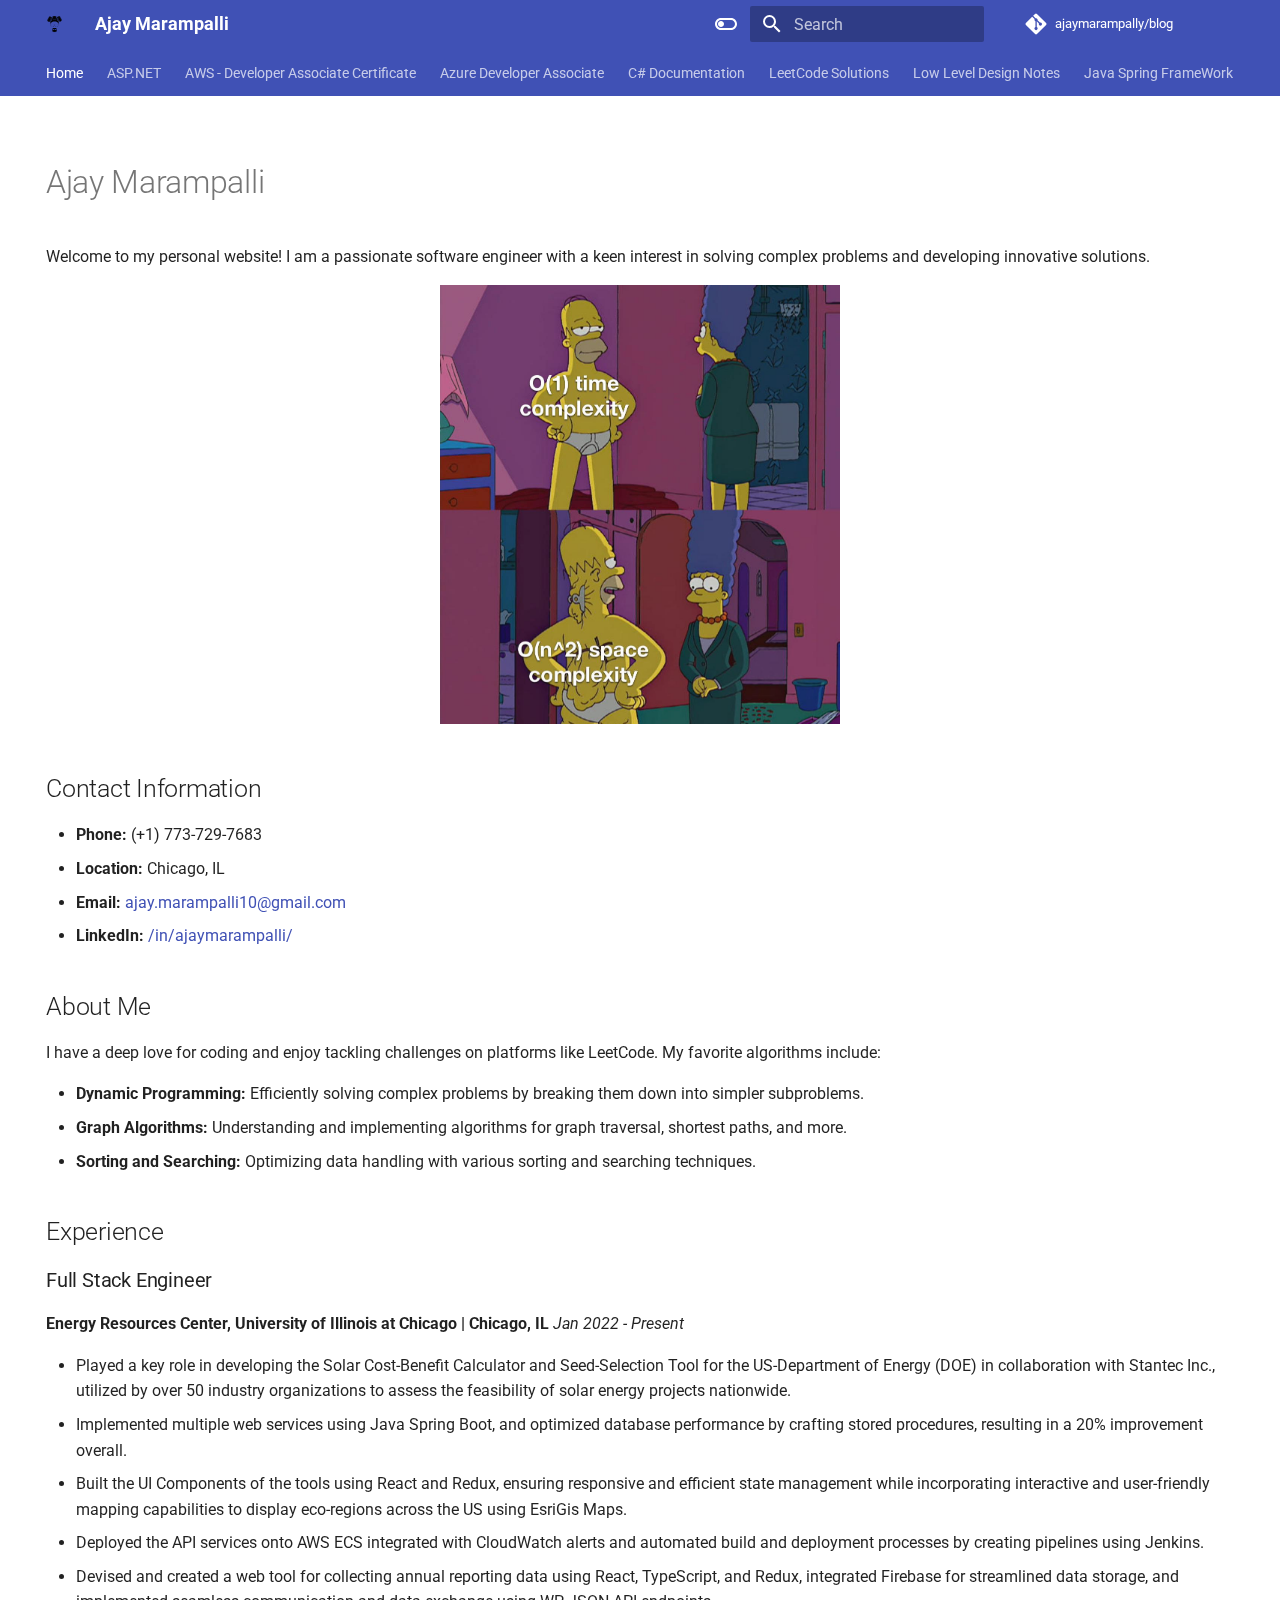
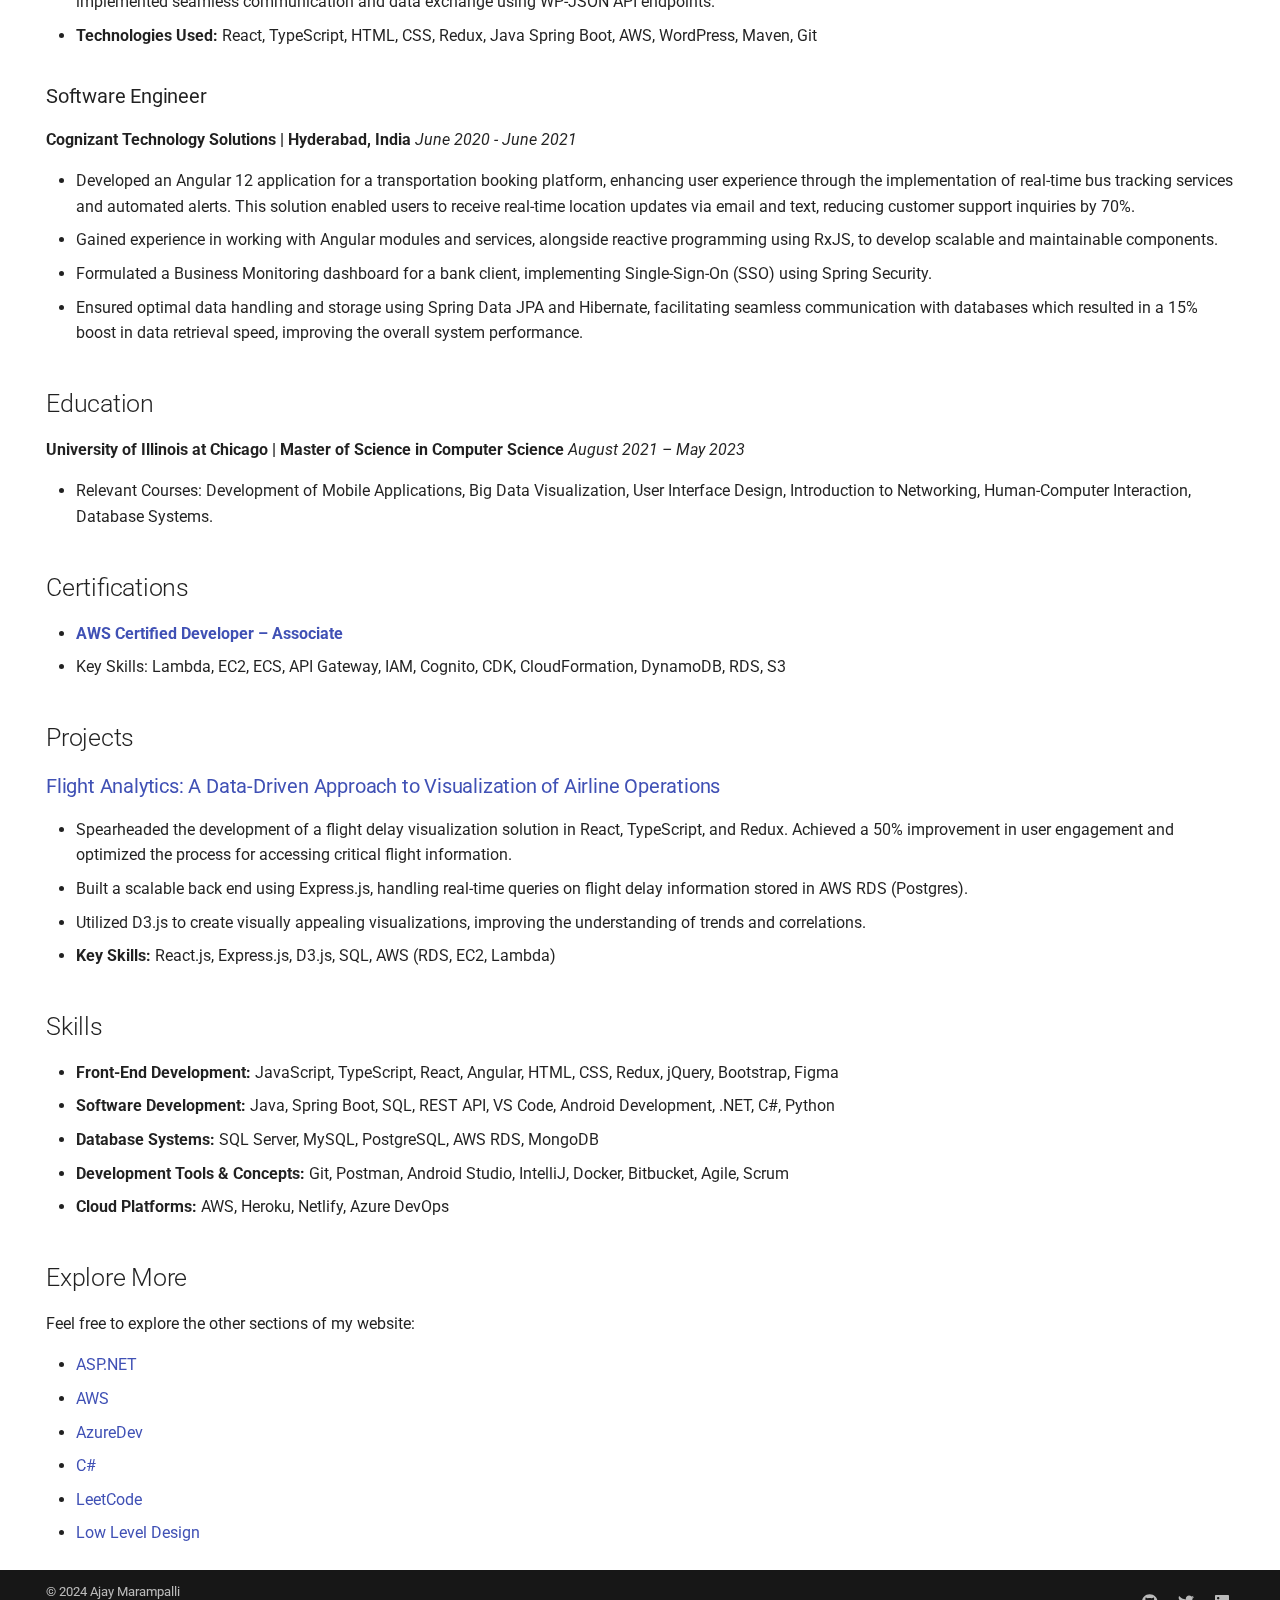
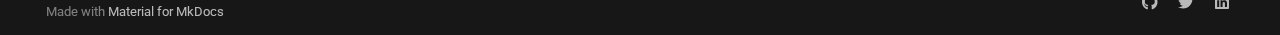
<file: index.html>
<!doctype html>
<html lang="en" class="no-js">
  <head>
    
      <meta charset="utf-8">
      <meta name="viewport" content="width=device-width,initial-scale=1">
      
      
      
        <link rel="canonical" href="https://ajaymarampally.github.io/blog/">
      
      
      
        <link rel="next" href="ASP.NET/">
      
      
      <link rel="icon" href="assets/images/favicon.png">
      <meta name="generator" content="mkdocs-1.6.1, mkdocs-material-9.6.7">
    
    
      
        <title>Ajay Marampalli</title>
      
    
    
      <link rel="stylesheet" href="assets/stylesheets/main.8608ea7d.min.css">
      
        
        <link rel="stylesheet" href="assets/stylesheets/palette.06af60db.min.css">
      
      


    
    
      
    
    
      
        
        
        <link rel="preconnect" href="https://fonts.gstatic.com" crossorigin>
        <link rel="stylesheet" href="https://fonts.googleapis.com/css?family=Roboto:300,300i,400,400i,700,700i%7CRoboto+Mono:400,400i,700,700i&display=fallback">
        <style>:root{--md-text-font:"Roboto";--md-code-font:"Roboto Mono"}</style>
      
    
    
    <script>__md_scope=new URL(".",location),__md_hash=e=>[...e].reduce(((e,_)=>(e<<5)-e+_.charCodeAt(0)),0),__md_get=(e,_=localStorage,t=__md_scope)=>JSON.parse(_.getItem(t.pathname+"."+e)),__md_set=(e,_,t=localStorage,a=__md_scope)=>{try{t.setItem(a.pathname+"."+e,JSON.stringify(_))}catch(e){}}</script>
    
      
  


  
  

<script id="__analytics">function __md_analytics(){function e(){dataLayer.push(arguments)}window.dataLayer=window.dataLayer||[],e("js",new Date),e("config","G-CS24T0932L"),document.addEventListener("DOMContentLoaded",(function(){document.forms.search&&document.forms.search.query.addEventListener("blur",(function(){this.value&&e("event","search",{search_term:this.value})}));document$.subscribe((function(){var t=document.forms.feedback;if(void 0!==t)for(var a of t.querySelectorAll("[type=submit]"))a.addEventListener("click",(function(a){a.preventDefault();var n=document.location.pathname,d=this.getAttribute("data-md-value");e("event","feedback",{page:n,data:d}),t.firstElementChild.disabled=!0;var r=t.querySelector(".md-feedback__note [data-md-value='"+d+"']");r&&(r.hidden=!1)})),t.hidden=!1})),location$.subscribe((function(t){e("config","G-CS24T0932L",{page_path:t.pathname})}))}));var t=document.createElement("script");t.async=!0,t.src="https://www.googletagmanager.com/gtag/js?id=G-CS24T0932L",document.getElementById("__analytics").insertAdjacentElement("afterEnd",t)}</script>
  
    <script>"undefined"!=typeof __md_analytics&&__md_analytics()</script>
  

    
    
    
  </head>
  
  
    
    
      
    
    
    
    
    <body dir="ltr" data-md-color-scheme="default" data-md-color-primary="indigo" data-md-color-accent="purple">
  
    
    <input class="md-toggle" data-md-toggle="drawer" type="checkbox" id="__drawer" autocomplete="off">
    <input class="md-toggle" data-md-toggle="search" type="checkbox" id="__search" autocomplete="off">
    <label class="md-overlay" for="__drawer"></label>
    <div data-md-component="skip">
      
        
        <a href="#contact-information" class="md-skip">
          Skip to content
        </a>
      
    </div>
    <div data-md-component="announce">
      
    </div>
    
    
      

<header class="md-header" data-md-component="header">
  <nav class="md-header__inner md-grid" aria-label="Header">
    <a href="." title="Ajay Marampalli" class="md-header__button md-logo" aria-label="Ajay Marampalli" data-md-component="logo">
      
  <img src="images/logo.png" alt="logo">

    </a>
    <label class="md-header__button md-icon" for="__drawer">
      
      <svg xmlns="http://www.w3.org/2000/svg" viewBox="0 0 24 24"><path d="M3 6h18v2H3zm0 5h18v2H3zm0 5h18v2H3z"/></svg>
    </label>
    <div class="md-header__title" data-md-component="header-title">
      <div class="md-header__ellipsis">
        <div class="md-header__topic">
          <span class="md-ellipsis">
            Ajay Marampalli
          </span>
        </div>
        <div class="md-header__topic" data-md-component="header-topic">
          <span class="md-ellipsis">
            
              Home
            
          </span>
        </div>
      </div>
    </div>
    
      
        <form class="md-header__option" data-md-component="palette">
  
    
    
    
    <input class="md-option" data-md-color-media="" data-md-color-scheme="default" data-md-color-primary="indigo" data-md-color-accent="purple"  aria-label="Switch to dark mode"  type="radio" name="__palette" id="__palette_0">
    
      <label class="md-header__button md-icon" title="Switch to dark mode" for="__palette_1" hidden>
        <svg xmlns="http://www.w3.org/2000/svg" viewBox="0 0 24 24"><path d="M17 6H7c-3.31 0-6 2.69-6 6s2.69 6 6 6h10c3.31 0 6-2.69 6-6s-2.69-6-6-6m0 10H7c-2.21 0-4-1.79-4-4s1.79-4 4-4h10c2.21 0 4 1.79 4 4s-1.79 4-4 4M7 9c-1.66 0-3 1.34-3 3s1.34 3 3 3 3-1.34 3-3-1.34-3-3-3"/></svg>
      </label>
    
  
    
    
    
    <input class="md-option" data-md-color-media="" data-md-color-scheme="slate" data-md-color-primary="indigo" data-md-color-accent="lime"  aria-label="Switch to light mode"  type="radio" name="__palette" id="__palette_1">
    
      <label class="md-header__button md-icon" title="Switch to light mode" for="__palette_0" hidden>
        <svg xmlns="http://www.w3.org/2000/svg" viewBox="0 0 24 24"><path d="M17 7H7a5 5 0 0 0-5 5 5 5 0 0 0 5 5h10a5 5 0 0 0 5-5 5 5 0 0 0-5-5m0 8a3 3 0 0 1-3-3 3 3 0 0 1 3-3 3 3 0 0 1 3 3 3 3 0 0 1-3 3"/></svg>
      </label>
    
  
</form>
      
    
    
      <script>var palette=__md_get("__palette");if(palette&&palette.color){if("(prefers-color-scheme)"===palette.color.media){var media=matchMedia("(prefers-color-scheme: light)"),input=document.querySelector(media.matches?"[data-md-color-media='(prefers-color-scheme: light)']":"[data-md-color-media='(prefers-color-scheme: dark)']");palette.color.media=input.getAttribute("data-md-color-media"),palette.color.scheme=input.getAttribute("data-md-color-scheme"),palette.color.primary=input.getAttribute("data-md-color-primary"),palette.color.accent=input.getAttribute("data-md-color-accent")}for(var[key,value]of Object.entries(palette.color))document.body.setAttribute("data-md-color-"+key,value)}</script>
    
    
    
      <label class="md-header__button md-icon" for="__search">
        
        <svg xmlns="http://www.w3.org/2000/svg" viewBox="0 0 24 24"><path d="M9.5 3A6.5 6.5 0 0 1 16 9.5c0 1.61-.59 3.09-1.56 4.23l.27.27h.79l5 5-1.5 1.5-5-5v-.79l-.27-.27A6.52 6.52 0 0 1 9.5 16 6.5 6.5 0 0 1 3 9.5 6.5 6.5 0 0 1 9.5 3m0 2C7 5 5 7 5 9.5S7 14 9.5 14 14 12 14 9.5 12 5 9.5 5"/></svg>
      </label>
      <div class="md-search" data-md-component="search" role="dialog">
  <label class="md-search__overlay" for="__search"></label>
  <div class="md-search__inner" role="search">
    <form class="md-search__form" name="search">
      <input type="text" class="md-search__input" name="query" aria-label="Search" placeholder="Search" autocapitalize="off" autocorrect="off" autocomplete="off" spellcheck="false" data-md-component="search-query" required>
      <label class="md-search__icon md-icon" for="__search">
        
        <svg xmlns="http://www.w3.org/2000/svg" viewBox="0 0 24 24"><path d="M9.5 3A6.5 6.5 0 0 1 16 9.5c0 1.61-.59 3.09-1.56 4.23l.27.27h.79l5 5-1.5 1.5-5-5v-.79l-.27-.27A6.52 6.52 0 0 1 9.5 16 6.5 6.5 0 0 1 3 9.5 6.5 6.5 0 0 1 9.5 3m0 2C7 5 5 7 5 9.5S7 14 9.5 14 14 12 14 9.5 12 5 9.5 5"/></svg>
        
        <svg xmlns="http://www.w3.org/2000/svg" viewBox="0 0 24 24"><path d="M20 11v2H8l5.5 5.5-1.42 1.42L4.16 12l7.92-7.92L13.5 5.5 8 11z"/></svg>
      </label>
      <nav class="md-search__options" aria-label="Search">
        
        <button type="reset" class="md-search__icon md-icon" title="Clear" aria-label="Clear" tabindex="-1">
          
          <svg xmlns="http://www.w3.org/2000/svg" viewBox="0 0 24 24"><path d="M19 6.41 17.59 5 12 10.59 6.41 5 5 6.41 10.59 12 5 17.59 6.41 19 12 13.41 17.59 19 19 17.59 13.41 12z"/></svg>
        </button>
      </nav>
      
        <div class="md-search__suggest" data-md-component="search-suggest"></div>
      
    </form>
    <div class="md-search__output">
      <div class="md-search__scrollwrap" tabindex="0" data-md-scrollfix>
        <div class="md-search-result" data-md-component="search-result">
          <div class="md-search-result__meta">
            Initializing search
          </div>
          <ol class="md-search-result__list" role="presentation"></ol>
        </div>
      </div>
    </div>
  </div>
</div>
    
    
      <div class="md-header__source">
        <a href="https://github.com/ajaymarampally/blog" title="Go to repository" class="md-source" data-md-component="source">
  <div class="md-source__icon md-icon">
    
    <svg xmlns="http://www.w3.org/2000/svg" viewBox="0 0 448 512"><!--! Font Awesome Free 6.7.2 by @fontawesome - https://fontawesome.com License - https://fontawesome.com/license/free (Icons: CC BY 4.0, Fonts: SIL OFL 1.1, Code: MIT License) Copyright 2024 Fonticons, Inc.--><path d="M439.55 236.05 244 40.45a28.87 28.87 0 0 0-40.81 0l-40.66 40.63 51.52 51.52c27.06-9.14 52.68 16.77 43.39 43.68l49.66 49.66c34.23-11.8 61.18 31 35.47 56.69-26.49 26.49-70.21-2.87-56-37.34L240.22 199v121.85c25.3 12.54 22.26 41.85 9.08 55a34.34 34.34 0 0 1-48.55 0c-17.57-17.6-11.07-46.91 11.25-56v-123c-20.8-8.51-24.6-30.74-18.64-45L142.57 101 8.45 235.14a28.86 28.86 0 0 0 0 40.81l195.61 195.6a28.86 28.86 0 0 0 40.8 0l194.69-194.69a28.86 28.86 0 0 0 0-40.81"/></svg>
  </div>
  <div class="md-source__repository">
    ajaymarampally/blog
  </div>
</a>
      </div>
    
  </nav>
  
</header>
    
    <div class="md-container" data-md-component="container">
      
      
        
          
            
<nav class="md-tabs" aria-label="Tabs" data-md-component="tabs">
  <div class="md-grid">
    <ul class="md-tabs__list">
      
        
  
  
    
  
  
    <li class="md-tabs__item md-tabs__item--active">
      <a href="." class="md-tabs__link">
        
  
    
  
  Home

      </a>
    </li>
  

      
        
  
  
  
    <li class="md-tabs__item">
      <a href="ASP.NET/" class="md-tabs__link">
        
  
    
  
  ASP.NET

      </a>
    </li>
  

      
        
  
  
  
    <li class="md-tabs__item">
      <a href="AWS/" class="md-tabs__link">
        
  
    
  
  AWS - Developer Associate Certificate

      </a>
    </li>
  

      
        
  
  
  
    <li class="md-tabs__item">
      <a href="AzureDev/" class="md-tabs__link">
        
  
    
  
  Azure Developer Associate

      </a>
    </li>
  

      
        
  
  
  
    <li class="md-tabs__item">
      <a href="C%23/" class="md-tabs__link">
        
  
    
  
  C# Documentation

      </a>
    </li>
  

      
        
  
  
  
    <li class="md-tabs__item">
      <a href="LeetCode/" class="md-tabs__link">
        
  
    
  
  LeetCode Solutions

      </a>
    </li>
  

      
        
  
  
  
    <li class="md-tabs__item">
      <a href="lld/" class="md-tabs__link">
        
  
    
  
  Low Level Design Notes

      </a>
    </li>
  

      
        
  
  
  
    <li class="md-tabs__item">
      <a href="spring/" class="md-tabs__link">
        
  
    
  
  Java Spring FrameWork

      </a>
    </li>
  

      
    </ul>
  </div>
</nav>
          
        
      
      <main class="md-main" data-md-component="main">
        <div class="md-main__inner md-grid">
          
            
              
                
              
              <div class="md-sidebar md-sidebar--primary" data-md-component="sidebar" data-md-type="navigation" hidden>
                <div class="md-sidebar__scrollwrap">
                  <div class="md-sidebar__inner">
                    


  


  

<nav class="md-nav md-nav--primary md-nav--lifted md-nav--integrated" aria-label="Navigation" data-md-level="0">
  <label class="md-nav__title" for="__drawer">
    <a href="." title="Ajay Marampalli" class="md-nav__button md-logo" aria-label="Ajay Marampalli" data-md-component="logo">
      
  <img src="images/logo.png" alt="logo">

    </a>
    Ajay Marampalli
  </label>
  
    <div class="md-nav__source">
      <a href="https://github.com/ajaymarampally/blog" title="Go to repository" class="md-source" data-md-component="source">
  <div class="md-source__icon md-icon">
    
    <svg xmlns="http://www.w3.org/2000/svg" viewBox="0 0 448 512"><!--! Font Awesome Free 6.7.2 by @fontawesome - https://fontawesome.com License - https://fontawesome.com/license/free (Icons: CC BY 4.0, Fonts: SIL OFL 1.1, Code: MIT License) Copyright 2024 Fonticons, Inc.--><path d="M439.55 236.05 244 40.45a28.87 28.87 0 0 0-40.81 0l-40.66 40.63 51.52 51.52c27.06-9.14 52.68 16.77 43.39 43.68l49.66 49.66c34.23-11.8 61.18 31 35.47 56.69-26.49 26.49-70.21-2.87-56-37.34L240.22 199v121.85c25.3 12.54 22.26 41.85 9.08 55a34.34 34.34 0 0 1-48.55 0c-17.57-17.6-11.07-46.91 11.25-56v-123c-20.8-8.51-24.6-30.74-18.64-45L142.57 101 8.45 235.14a28.86 28.86 0 0 0 0 40.81l195.61 195.6a28.86 28.86 0 0 0 40.8 0l194.69-194.69a28.86 28.86 0 0 0 0-40.81"/></svg>
  </div>
  <div class="md-source__repository">
    ajaymarampally/blog
  </div>
</a>
    </div>
  
  <ul class="md-nav__list" data-md-scrollfix>
    
      
      
  
  
    
  
  
  
    <li class="md-nav__item md-nav__item--active">
      
      <input class="md-nav__toggle md-toggle" type="checkbox" id="__toc">
      
      
      
        <label class="md-nav__link md-nav__link--active" for="__toc">
          
  
  <span class="md-ellipsis">
    Home
    
  </span>
  

          <span class="md-nav__icon md-icon"></span>
        </label>
      
      <a href="." class="md-nav__link md-nav__link--active">
        
  
  <span class="md-ellipsis">
    Home
    
  </span>
  

      </a>
      
        

<nav class="md-nav md-nav--secondary" aria-label="Table of contents">
  
  
  
  
    <label class="md-nav__title" for="__toc">
      <span class="md-nav__icon md-icon"></span>
      Table of contents
    </label>
    <ul class="md-nav__list" data-md-component="toc" data-md-scrollfix>
      
        <li class="md-nav__item">
  <a href="#contact-information" class="md-nav__link">
    <span class="md-ellipsis">
      Contact Information
    </span>
  </a>
  
</li>
      
        <li class="md-nav__item">
  <a href="#about-me" class="md-nav__link">
    <span class="md-ellipsis">
      About Me
    </span>
  </a>
  
</li>
      
        <li class="md-nav__item">
  <a href="#experience" class="md-nav__link">
    <span class="md-ellipsis">
      Experience
    </span>
  </a>
  
    <nav class="md-nav" aria-label="Experience">
      <ul class="md-nav__list">
        
          <li class="md-nav__item">
  <a href="#full-stack-engineer" class="md-nav__link">
    <span class="md-ellipsis">
      Full Stack Engineer
    </span>
  </a>
  
</li>
        
          <li class="md-nav__item">
  <a href="#software-engineer" class="md-nav__link">
    <span class="md-ellipsis">
      Software Engineer
    </span>
  </a>
  
</li>
        
      </ul>
    </nav>
  
</li>
      
        <li class="md-nav__item">
  <a href="#education" class="md-nav__link">
    <span class="md-ellipsis">
      Education
    </span>
  </a>
  
</li>
      
        <li class="md-nav__item">
  <a href="#certifications" class="md-nav__link">
    <span class="md-ellipsis">
      Certifications
    </span>
  </a>
  
</li>
      
        <li class="md-nav__item">
  <a href="#projects" class="md-nav__link">
    <span class="md-ellipsis">
      Projects
    </span>
  </a>
  
    <nav class="md-nav" aria-label="Projects">
      <ul class="md-nav__list">
        
          <li class="md-nav__item">
  <a href="#flight-analytics-a-data-driven-approach-to-visualization-of-airline-operations" class="md-nav__link">
    <span class="md-ellipsis">
      Flight Analytics: A Data-Driven Approach to Visualization of Airline Operations
    </span>
  </a>
  
</li>
        
      </ul>
    </nav>
  
</li>
      
        <li class="md-nav__item">
  <a href="#skills" class="md-nav__link">
    <span class="md-ellipsis">
      Skills
    </span>
  </a>
  
</li>
      
        <li class="md-nav__item">
  <a href="#explore-more" class="md-nav__link">
    <span class="md-ellipsis">
      Explore More
    </span>
  </a>
  
</li>
      
    </ul>
  
</nav>
      
    </li>
  

    
      
      
  
  
  
  
    <li class="md-nav__item">
      <a href="ASP.NET/" class="md-nav__link">
        
  
  <span class="md-ellipsis">
    ASP.NET
    
  </span>
  

      </a>
    </li>
  

    
      
      
  
  
  
  
    <li class="md-nav__item">
      <a href="AWS/" class="md-nav__link">
        
  
  <span class="md-ellipsis">
    AWS - Developer Associate Certificate
    
  </span>
  

      </a>
    </li>
  

    
      
      
  
  
  
  
    <li class="md-nav__item">
      <a href="AzureDev/" class="md-nav__link">
        
  
  <span class="md-ellipsis">
    Azure Developer Associate
    
  </span>
  

      </a>
    </li>
  

    
      
      
  
  
  
  
    <li class="md-nav__item">
      <a href="C%23/" class="md-nav__link">
        
  
  <span class="md-ellipsis">
    C# Documentation
    
  </span>
  

      </a>
    </li>
  

    
      
      
  
  
  
  
    <li class="md-nav__item">
      <a href="LeetCode/" class="md-nav__link">
        
  
  <span class="md-ellipsis">
    LeetCode Solutions
    
  </span>
  

      </a>
    </li>
  

    
      
      
  
  
  
  
    <li class="md-nav__item">
      <a href="lld/" class="md-nav__link">
        
  
  <span class="md-ellipsis">
    Low Level Design Notes
    
  </span>
  

      </a>
    </li>
  

    
      
      
  
  
  
  
    <li class="md-nav__item">
      <a href="spring/" class="md-nav__link">
        
  
  <span class="md-ellipsis">
    Java Spring FrameWork
    
  </span>
  

      </a>
    </li>
  

    
  </ul>
</nav>
                  </div>
                </div>
              </div>
            
            
          
          
            <div class="md-content" data-md-component="content">
              <article class="md-content__inner md-typeset">
                
                  
  




<p align="center">
    <h1>
         Ajay Marampalli
    </h1>
</p>

<p>Welcome to my personal website! I am a passionate software engineer with a keen interest in solving complex problems and developing innovative solutions.</p>
<p align="center">
    <img src="swe.jpeg" alt="Software Engineering" width="400px" height="300px">
</p>

<h2 id="contact-information">Contact Information</h2>
<ul>
<li><strong>Phone:</strong> (+1) 773-729-7683</li>
<li><strong>Location:</strong> Chicago, IL</li>
<li><strong>Email:</strong> <a href="mailto:ajay.marampalli10@gmail.com">ajay.marampalli10@gmail.com</a></li>
<li><strong>LinkedIn:</strong> <a href="https://www.linkedin.com/in/ajaymarampalli/">/in/ajaymarampalli/</a></li>
</ul>
<h2 id="about-me">About Me</h2>
<p>I have a deep love for coding and enjoy tackling challenges on platforms like LeetCode. My favorite algorithms include:</p>
<ul>
<li><strong>Dynamic Programming:</strong> Efficiently solving complex problems by breaking them down into simpler subproblems.</li>
<li><strong>Graph Algorithms:</strong> Understanding and implementing algorithms for graph traversal, shortest paths, and more.</li>
<li><strong>Sorting and Searching:</strong> Optimizing data handling with various sorting and searching techniques.</li>
</ul>
<h2 id="experience">Experience</h2>
<h3 id="full-stack-engineer">Full Stack Engineer</h3>
<p><strong>Energy Resources Center, University of Illinois at Chicago | Chicago, IL</strong>
<em>Jan 2022 - Present</em></p>
<ul>
<li>Played a key role in developing the Solar Cost-Benefit Calculator and Seed-Selection Tool for the US-Department of Energy (DOE) in collaboration with Stantec Inc., utilized by over 50 industry organizations to assess the feasibility of solar energy projects nationwide.</li>
<li>Implemented multiple web services using Java Spring Boot, and optimized database performance by crafting stored procedures, resulting in a 20% improvement overall.</li>
<li>Built the UI Components of the tools using React and Redux, ensuring responsive and efficient state management while incorporating interactive and user-friendly mapping capabilities to display eco-regions across the US using EsriGis Maps.</li>
<li>Deployed the API services onto AWS ECS integrated with CloudWatch alerts and automated build and deployment processes by creating pipelines using Jenkins.</li>
<li>Devised and created a web tool for collecting annual reporting data using React, TypeScript, and Redux, integrated Firebase for streamlined data storage, and implemented seamless communication and data exchange using WP-JSON API endpoints.</li>
<li><strong>Technologies Used:</strong> React, TypeScript, HTML, CSS, Redux, Java Spring Boot, AWS, WordPress, Maven, Git</li>
</ul>
<h3 id="software-engineer">Software Engineer</h3>
<p><strong>Cognizant Technology Solutions | Hyderabad, India</strong>
<em>June 2020 - June 2021</em></p>
<ul>
<li>Developed an Angular 12 application for a transportation booking platform, enhancing user experience through the implementation of real-time bus tracking services and automated alerts. This solution enabled users to receive real-time location updates via email and text, reducing customer support inquiries by 70%.</li>
<li>Gained experience in working with Angular modules and services, alongside reactive programming using RxJS, to develop scalable and maintainable components.</li>
<li>Formulated a Business Monitoring dashboard for a bank client, implementing Single-Sign-On (SSO) using Spring Security.</li>
<li>Ensured optimal data handling and storage using Spring Data JPA and Hibernate, facilitating seamless communication with databases which resulted in a 15% boost in data retrieval speed, improving the overall system performance.</li>
</ul>
<h2 id="education">Education</h2>
<p><strong>University of Illinois at Chicago | Master of Science in Computer Science</strong>
<em>August 2021 – May 2023</em></p>
<ul>
<li>Relevant Courses: Development of Mobile Applications, Big Data Visualization, User Interface Design, Introduction to Networking, Human-Computer Interaction, Database Systems.</li>
</ul>
<h2 id="certifications">Certifications</h2>
<ul>
<li><strong><a href="https://www.credly.com/badges/9b2e8713-b40f-45a0-bfe0-893a6a1199ee/linked_in_profile">AWS Certified Developer – Associate</a></strong></li>
<li>Key Skills: Lambda, EC2, ECS, API Gateway, IAM, Cognito, CDK, CloudFormation, DynamoDB, RDS, S3</li>
</ul>
<h2 id="projects">Projects</h2>
<h3 id="flight-analytics-a-data-driven-approach-to-visualization-of-airline-operations"><a href="http://flightanalytics.netlify.app/">Flight Analytics: A Data-Driven Approach to Visualization of Airline Operations </a></h3>
<ul>
<li>Spearheaded the development of a flight delay visualization solution in React, TypeScript, and Redux. Achieved a 50% improvement in user engagement and optimized the process for accessing critical flight information.</li>
<li>Built a scalable back end using Express.js, handling real-time queries on flight delay information stored in AWS RDS (Postgres).</li>
<li>Utilized D3.js to create visually appealing visualizations, improving the understanding of trends and correlations.</li>
<li><strong>Key Skills:</strong> React.js, Express.js, D3.js, SQL, AWS (RDS, EC2, Lambda)</li>
</ul>
<h2 id="skills">Skills</h2>
<ul>
<li><strong>Front-End Development:</strong> JavaScript, TypeScript, React, Angular, HTML, CSS, Redux, jQuery, Bootstrap, Figma</li>
<li><strong>Software Development:</strong> Java, Spring Boot, SQL, REST API, VS Code, Android Development, .NET, C#, Python</li>
<li><strong>Database Systems:</strong> SQL Server, MySQL, PostgreSQL, AWS RDS, MongoDB</li>
<li><strong>Development Tools &amp; Concepts:</strong> Git, Postman, Android Studio, IntelliJ, Docker, Bitbucket, Agile, Scrum</li>
<li><strong>Cloud Platforms:</strong> AWS, Heroku, Netlify, Azure DevOps</li>
</ul>
<h2 id="explore-more">Explore More</h2>
<p>Feel free to explore the other sections of my website:</p>
<ul>
<li><a href="https://ajaymarampally.github.io/blog/ASP.NET/">ASP.NET</a></li>
<li><a href="https://ajaymarampally.github.io/blog/AWS/">AWS</a></li>
<li><a href="https://ajaymarampally.github.io/blog/AzureDev/">AzureDev</a></li>
<li><a href="https://ajaymarampally.github.io/blog/C%23/">C#</a></li>
<li><a href="https://ajaymarampally.github.io/blog/LeetCode/">LeetCode</a></li>
<li><a href="https://ajaymarampally.github.io/blog/lld/">Low Level Design</a></li>
</ul>







  
  



  


  



                
              </article>
            </div>
          
          
  <script>var tabs=__md_get("__tabs");if(Array.isArray(tabs))e:for(var set of document.querySelectorAll(".tabbed-set")){var labels=set.querySelector(".tabbed-labels");for(var tab of tabs)for(var label of labels.getElementsByTagName("label"))if(label.innerText.trim()===tab){var input=document.getElementById(label.htmlFor);input.checked=!0;continue e}}</script>

<script>var target=document.getElementById(location.hash.slice(1));target&&target.name&&(target.checked=target.name.startsWith("__tabbed_"))</script>
        </div>
        
          <button type="button" class="md-top md-icon" data-md-component="top" hidden>
  
  <svg xmlns="http://www.w3.org/2000/svg" viewBox="0 0 24 24"><path d="M13 20h-2V8l-5.5 5.5-1.42-1.42L12 4.16l7.92 7.92-1.42 1.42L13 8z"/></svg>
  Back to top
</button>
        
      </main>
      
        <footer class="md-footer">
  
  <div class="md-footer-meta md-typeset">
    <div class="md-footer-meta__inner md-grid">
      <div class="md-copyright">
  
    <div class="md-copyright__highlight">
      &copy; 2024 <a href="https://github.com/ajaymarampally"  target="_blank" rel="noopener">Ajay Marampalli</a>
    </div>
  
  
    Made with
    <a href="https://squidfunk.github.io/mkdocs-material/" target="_blank" rel="noopener">
      Material for MkDocs
    </a>
  
</div>
      
        <div class="md-social">
  
    
    
    
    
      
      
    
    <a href="https://github.com/ajaymarampally" target="_blank" rel="noopener" title="github.com" class="md-social__link">
      <svg xmlns="http://www.w3.org/2000/svg" viewBox="0 0 496 512"><!--! Font Awesome Free 6.7.2 by @fontawesome - https://fontawesome.com License - https://fontawesome.com/license/free (Icons: CC BY 4.0, Fonts: SIL OFL 1.1, Code: MIT License) Copyright 2024 Fonticons, Inc.--><path d="M165.9 397.4c0 2-2.3 3.6-5.2 3.6-3.3.3-5.6-1.3-5.6-3.6 0-2 2.3-3.6 5.2-3.6 3-.3 5.6 1.3 5.6 3.6m-31.1-4.5c-.7 2 1.3 4.3 4.3 4.9 2.6 1 5.6 0 6.2-2s-1.3-4.3-4.3-5.2c-2.6-.7-5.5.3-6.2 2.3m44.2-1.7c-2.9.7-4.9 2.6-4.6 4.9.3 2 2.9 3.3 5.9 2.6 2.9-.7 4.9-2.6 4.6-4.6-.3-1.9-3-3.2-5.9-2.9M244.8 8C106.1 8 0 113.3 0 252c0 110.9 69.8 205.8 169.5 239.2 12.8 2.3 17.3-5.6 17.3-12.1 0-6.2-.3-40.4-.3-61.4 0 0-70 15-84.7-29.8 0 0-11.4-29.1-27.8-36.6 0 0-22.9-15.7 1.6-15.4 0 0 24.9 2 38.6 25.8 21.9 38.6 58.6 27.5 72.9 20.9 2.3-16 8.8-27.1 16-33.7-55.9-6.2-112.3-14.3-112.3-110.5 0-27.5 7.6-41.3 23.6-58.9-2.6-6.5-11.1-33.3 2.6-67.9 20.9-6.5 69 27 69 27 20-5.6 41.5-8.5 62.8-8.5s42.8 2.9 62.8 8.5c0 0 48.1-33.6 69-27 13.7 34.7 5.2 61.4 2.6 67.9 16 17.7 25.8 31.5 25.8 58.9 0 96.5-58.9 104.2-114.8 110.5 9.2 7.9 17 22.9 17 46.4 0 33.7-.3 75.4-.3 83.6 0 6.5 4.6 14.4 17.3 12.1C428.2 457.8 496 362.9 496 252 496 113.3 383.5 8 244.8 8M97.2 352.9c-1.3 1-1 3.3.7 5.2 1.6 1.6 3.9 2.3 5.2 1 1.3-1 1-3.3-.7-5.2-1.6-1.6-3.9-2.3-5.2-1m-10.8-8.1c-.7 1.3.3 2.9 2.3 3.9 1.6 1 3.6.7 4.3-.7.7-1.3-.3-2.9-2.3-3.9-2-.6-3.6-.3-4.3.7m32.4 35.6c-1.6 1.3-1 4.3 1.3 6.2 2.3 2.3 5.2 2.6 6.5 1 1.3-1.3.7-4.3-1.3-6.2-2.2-2.3-5.2-2.6-6.5-1m-11.4-14.7c-1.6 1-1.6 3.6 0 5.9s4.3 3.3 5.6 2.3c1.6-1.3 1.6-3.9 0-6.2-1.4-2.3-4-3.3-5.6-2"/></svg>
    </a>
  
    
    
    
    
      
      
    
    <a href="https://twitter.com/ajay_marampalli" target="_blank" rel="noopener" title="twitter.com" class="md-social__link">
      <svg xmlns="http://www.w3.org/2000/svg" viewBox="0 0 512 512"><!--! Font Awesome Free 6.7.2 by @fontawesome - https://fontawesome.com License - https://fontawesome.com/license/free (Icons: CC BY 4.0, Fonts: SIL OFL 1.1, Code: MIT License) Copyright 2024 Fonticons, Inc.--><path d="M459.37 151.716c.325 4.548.325 9.097.325 13.645 0 138.72-105.583 298.558-298.558 298.558-59.452 0-114.68-17.219-161.137-47.106 8.447.974 16.568 1.299 25.34 1.299 49.055 0 94.213-16.568 130.274-44.832-46.132-.975-84.792-31.188-98.112-72.772 6.498.974 12.995 1.624 19.818 1.624 9.421 0 18.843-1.3 27.614-3.573-48.081-9.747-84.143-51.98-84.143-102.985v-1.299c13.969 7.797 30.214 12.67 47.431 13.319-28.264-18.843-46.781-51.005-46.781-87.391 0-19.492 5.197-37.36 14.294-52.954 51.655 63.675 129.3 105.258 216.365 109.807-1.624-7.797-2.599-15.918-2.599-24.04 0-57.828 46.782-104.934 104.934-104.934 30.213 0 57.502 12.67 76.67 33.137 23.715-4.548 46.456-13.32 66.599-25.34-7.798 24.366-24.366 44.833-46.132 57.827 21.117-2.273 41.584-8.122 60.426-16.243-14.292 20.791-32.161 39.308-52.628 54.253"/></svg>
    </a>
  
    
    
    
    
      
      
    
    <a href="https://www.linkedin.com/in/ajaymarampally" target="_blank" rel="noopener" title="www.linkedin.com" class="md-social__link">
      <svg xmlns="http://www.w3.org/2000/svg" viewBox="0 0 448 512"><!--! Font Awesome Free 6.7.2 by @fontawesome - https://fontawesome.com License - https://fontawesome.com/license/free (Icons: CC BY 4.0, Fonts: SIL OFL 1.1, Code: MIT License) Copyright 2024 Fonticons, Inc.--><path d="M416 32H31.9C14.3 32 0 46.5 0 64.3v383.4C0 465.5 14.3 480 31.9 480H416c17.6 0 32-14.5 32-32.3V64.3c0-17.8-14.4-32.3-32-32.3M135.4 416H69V202.2h66.5V416zm-33.2-243c-21.3 0-38.5-17.3-38.5-38.5S80.9 96 102.2 96c21.2 0 38.5 17.3 38.5 38.5 0 21.3-17.2 38.5-38.5 38.5m282.1 243h-66.4V312c0-24.8-.5-56.7-34.5-56.7-34.6 0-39.9 27-39.9 54.9V416h-66.4V202.2h63.7v29.2h.9c8.9-16.8 30.6-34.5 62.9-34.5 67.2 0 79.7 44.3 79.7 101.9z"/></svg>
    </a>
  
</div>
      
    </div>
  </div>
</footer>
      
    </div>
    <div class="md-dialog" data-md-component="dialog">
      <div class="md-dialog__inner md-typeset"></div>
    </div>
    
    
    <script id="__config" type="application/json">{"base": ".", "features": ["navigation.tabs", "navigation.sections", "toc.integrate", "navigation.top", "search.suggest", "search.highlight", "content.tabs.link", "content.code.annotation", "content.code.copy"], "search": "assets/javascripts/workers/search.f8cc74c7.min.js", "translations": {"clipboard.copied": "Copied to clipboard", "clipboard.copy": "Copy to clipboard", "search.result.more.one": "1 more on this page", "search.result.more.other": "# more on this page", "search.result.none": "No matching documents", "search.result.one": "1 matching document", "search.result.other": "# matching documents", "search.result.placeholder": "Type to start searching", "search.result.term.missing": "Missing", "select.version": "Select version"}}</script>
    
    
      <script src="assets/javascripts/bundle.c8b220af.min.js"></script>
      
    
  </body>
</html>
</file>
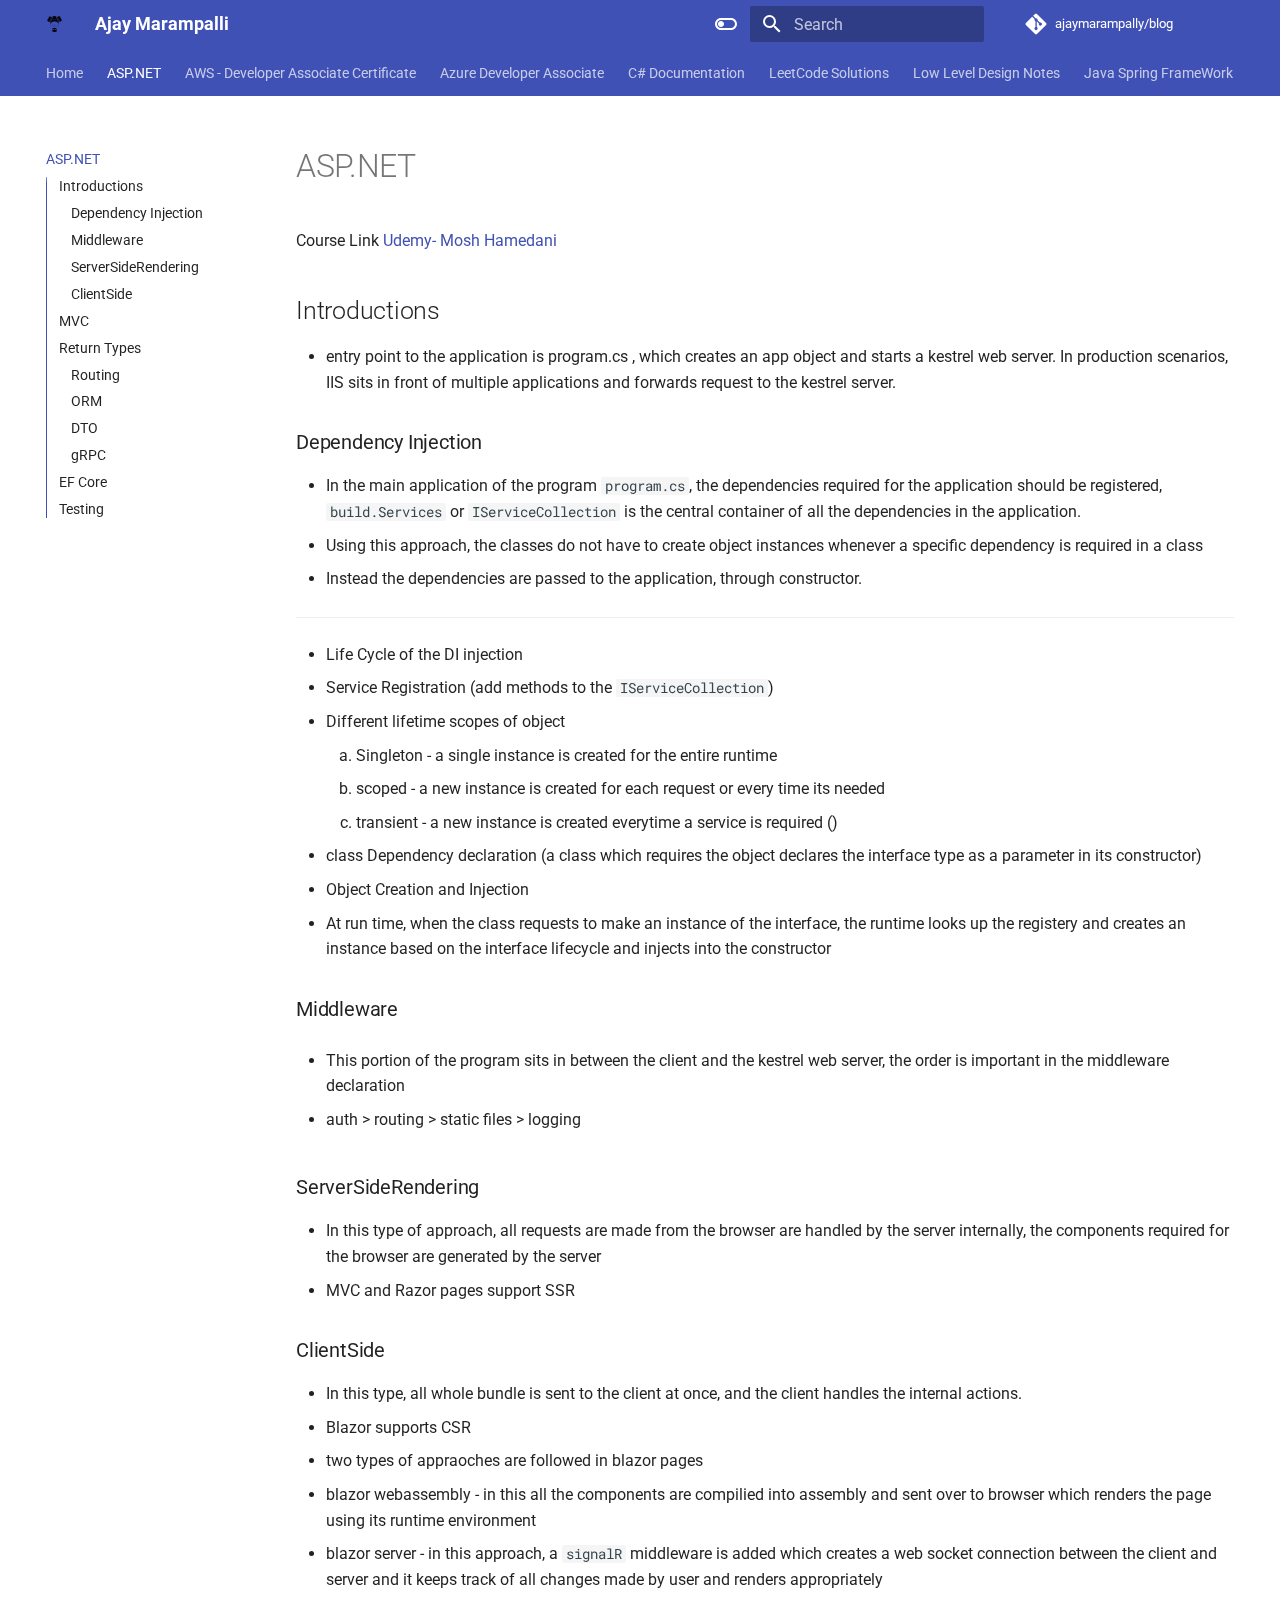
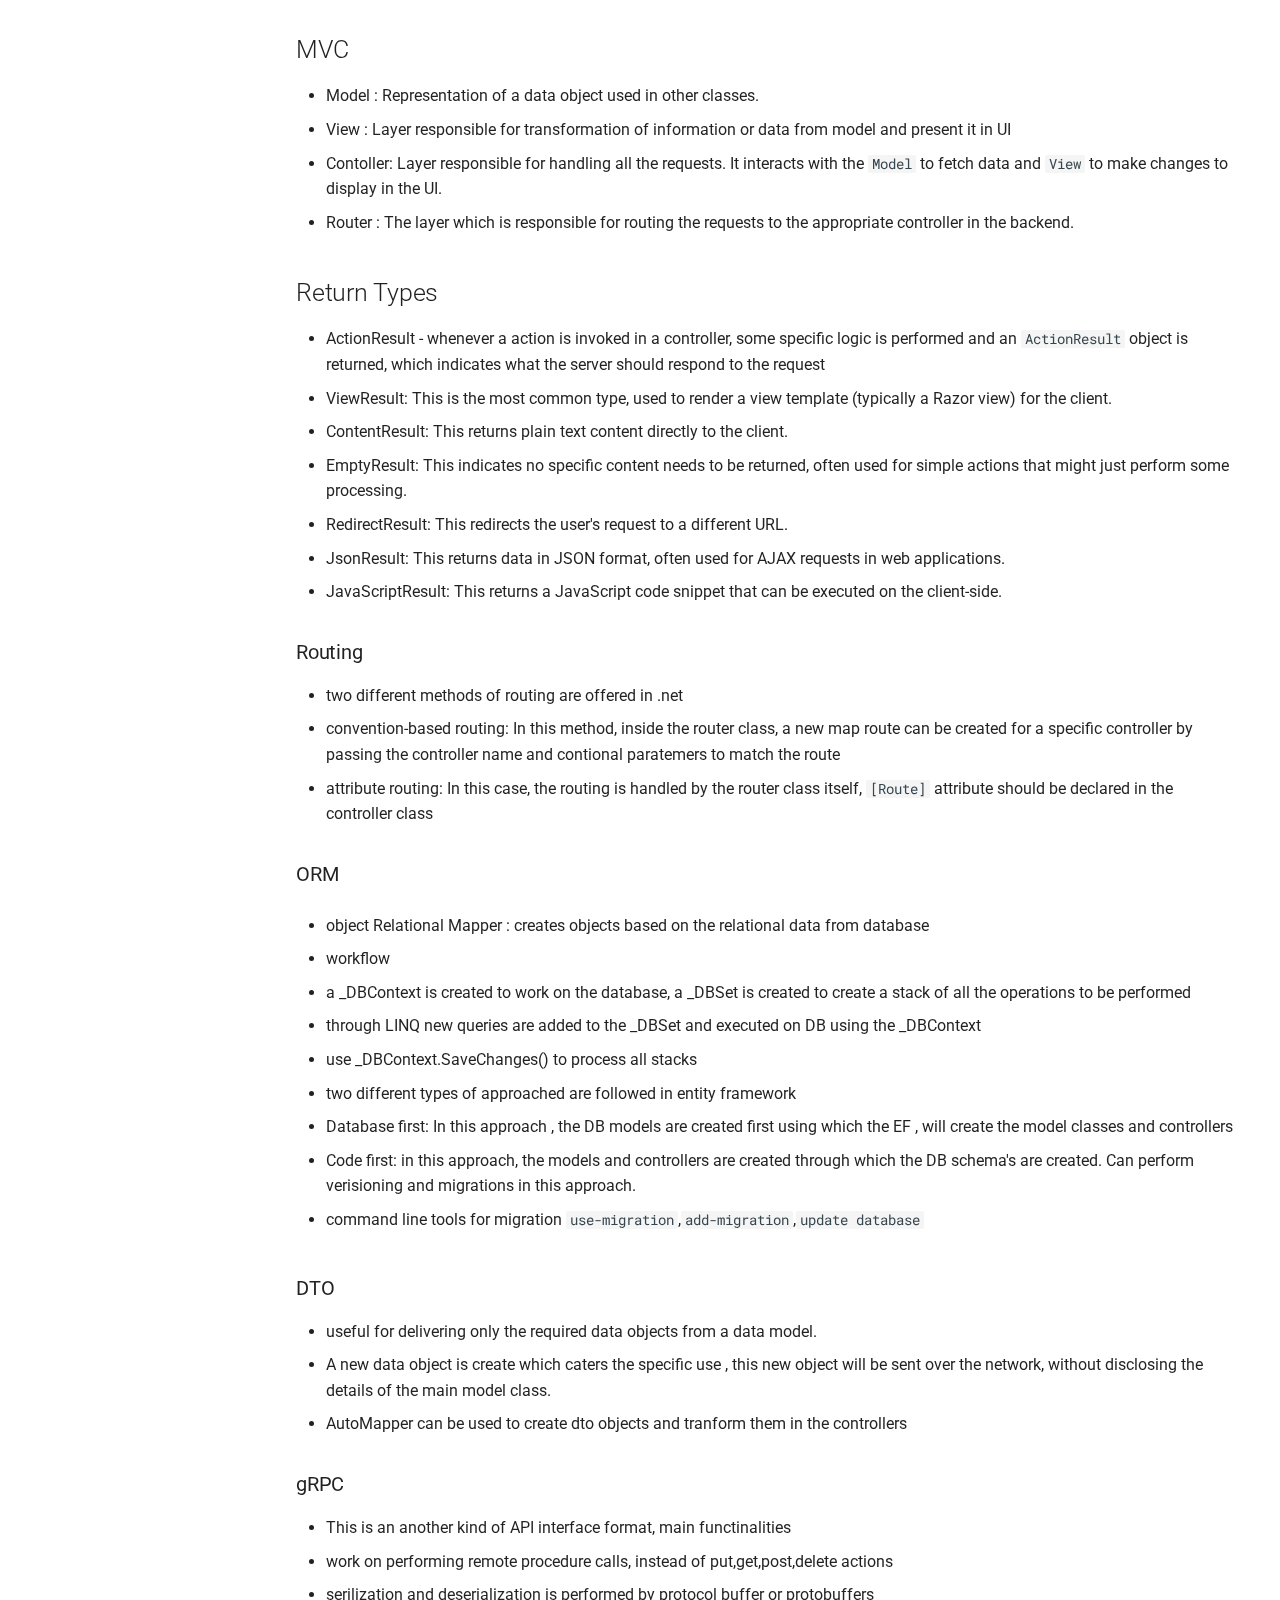
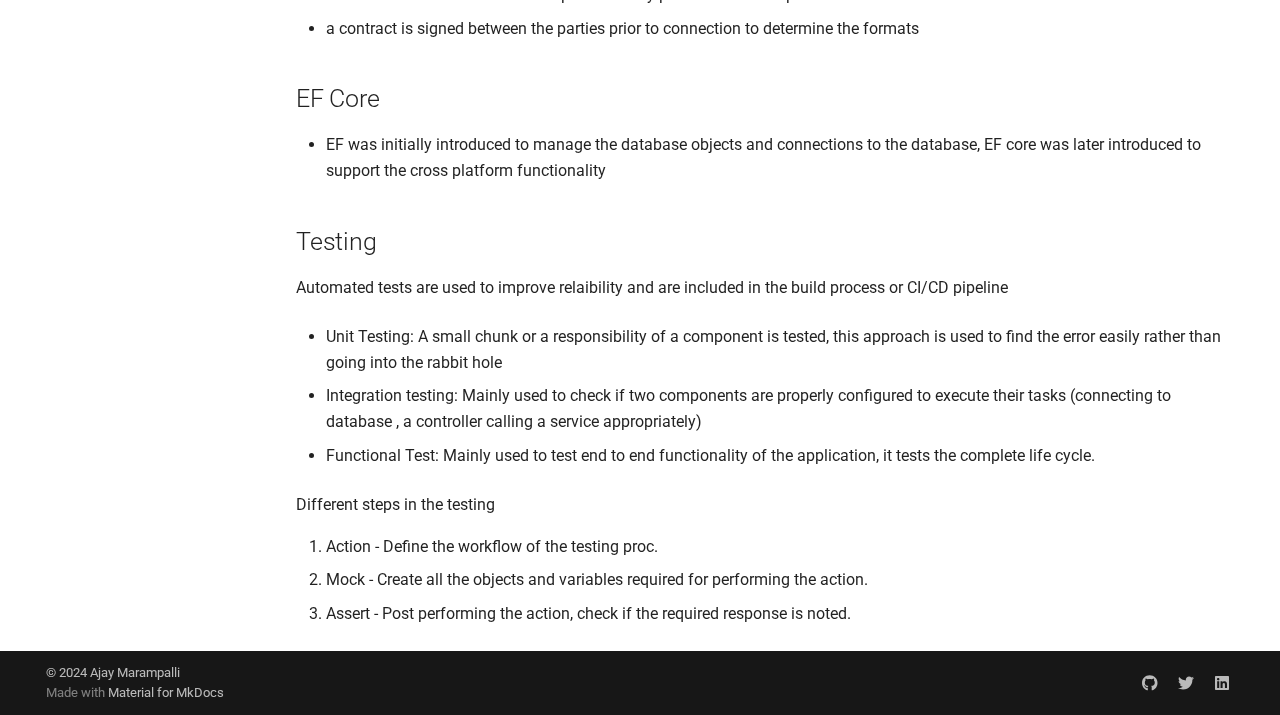
<file: ASP.NET/index.html>
<!doctype html>
<html lang="en" class="no-js">
  <head>
    
      <meta charset="utf-8">
      <meta name="viewport" content="width=device-width,initial-scale=1">
      
      
      
        <link rel="canonical" href="https://ajaymarampally.github.io/blog/ASP.NET/">
      
      
        <link rel="prev" href="..">
      
      
        <link rel="next" href="../AWS/">
      
      
      <link rel="icon" href="../assets/images/favicon.png">
      <meta name="generator" content="mkdocs-1.6.1, mkdocs-material-9.6.7">
    
    
      
        <title>ASP.NET - Ajay Marampalli</title>
      
    
    
      <link rel="stylesheet" href="../assets/stylesheets/main.8608ea7d.min.css">
      
        
        <link rel="stylesheet" href="../assets/stylesheets/palette.06af60db.min.css">
      
      


    
    
      
    
    
      
        
        
        <link rel="preconnect" href="https://fonts.gstatic.com" crossorigin>
        <link rel="stylesheet" href="https://fonts.googleapis.com/css?family=Roboto:300,300i,400,400i,700,700i%7CRoboto+Mono:400,400i,700,700i&display=fallback">
        <style>:root{--md-text-font:"Roboto";--md-code-font:"Roboto Mono"}</style>
      
    
    
    <script>__md_scope=new URL("..",location),__md_hash=e=>[...e].reduce(((e,_)=>(e<<5)-e+_.charCodeAt(0)),0),__md_get=(e,_=localStorage,t=__md_scope)=>JSON.parse(_.getItem(t.pathname+"."+e)),__md_set=(e,_,t=localStorage,a=__md_scope)=>{try{t.setItem(a.pathname+"."+e,JSON.stringify(_))}catch(e){}}</script>
    
      
  


  
  

<script id="__analytics">function __md_analytics(){function e(){dataLayer.push(arguments)}window.dataLayer=window.dataLayer||[],e("js",new Date),e("config","G-CS24T0932L"),document.addEventListener("DOMContentLoaded",(function(){document.forms.search&&document.forms.search.query.addEventListener("blur",(function(){this.value&&e("event","search",{search_term:this.value})}));document$.subscribe((function(){var t=document.forms.feedback;if(void 0!==t)for(var a of t.querySelectorAll("[type=submit]"))a.addEventListener("click",(function(a){a.preventDefault();var n=document.location.pathname,d=this.getAttribute("data-md-value");e("event","feedback",{page:n,data:d}),t.firstElementChild.disabled=!0;var r=t.querySelector(".md-feedback__note [data-md-value='"+d+"']");r&&(r.hidden=!1)})),t.hidden=!1})),location$.subscribe((function(t){e("config","G-CS24T0932L",{page_path:t.pathname})}))}));var t=document.createElement("script");t.async=!0,t.src="https://www.googletagmanager.com/gtag/js?id=G-CS24T0932L",document.getElementById("__analytics").insertAdjacentElement("afterEnd",t)}</script>
  
    <script>"undefined"!=typeof __md_analytics&&__md_analytics()</script>
  

    
    
    
  </head>
  
  
    
    
      
    
    
    
    
    <body dir="ltr" data-md-color-scheme="default" data-md-color-primary="indigo" data-md-color-accent="purple">
  
    
    <input class="md-toggle" data-md-toggle="drawer" type="checkbox" id="__drawer" autocomplete="off">
    <input class="md-toggle" data-md-toggle="search" type="checkbox" id="__search" autocomplete="off">
    <label class="md-overlay" for="__drawer"></label>
    <div data-md-component="skip">
      
        
        <a href="#aspnet" class="md-skip">
          Skip to content
        </a>
      
    </div>
    <div data-md-component="announce">
      
    </div>
    
    
      

<header class="md-header" data-md-component="header">
  <nav class="md-header__inner md-grid" aria-label="Header">
    <a href=".." title="Ajay Marampalli" class="md-header__button md-logo" aria-label="Ajay Marampalli" data-md-component="logo">
      
  <img src="../images/logo.png" alt="logo">

    </a>
    <label class="md-header__button md-icon" for="__drawer">
      
      <svg xmlns="http://www.w3.org/2000/svg" viewBox="0 0 24 24"><path d="M3 6h18v2H3zm0 5h18v2H3zm0 5h18v2H3z"/></svg>
    </label>
    <div class="md-header__title" data-md-component="header-title">
      <div class="md-header__ellipsis">
        <div class="md-header__topic">
          <span class="md-ellipsis">
            Ajay Marampalli
          </span>
        </div>
        <div class="md-header__topic" data-md-component="header-topic">
          <span class="md-ellipsis">
            
              ASP.NET
            
          </span>
        </div>
      </div>
    </div>
    
      
        <form class="md-header__option" data-md-component="palette">
  
    
    
    
    <input class="md-option" data-md-color-media="" data-md-color-scheme="default" data-md-color-primary="indigo" data-md-color-accent="purple"  aria-label="Switch to dark mode"  type="radio" name="__palette" id="__palette_0">
    
      <label class="md-header__button md-icon" title="Switch to dark mode" for="__palette_1" hidden>
        <svg xmlns="http://www.w3.org/2000/svg" viewBox="0 0 24 24"><path d="M17 6H7c-3.31 0-6 2.69-6 6s2.69 6 6 6h10c3.31 0 6-2.69 6-6s-2.69-6-6-6m0 10H7c-2.21 0-4-1.79-4-4s1.79-4 4-4h10c2.21 0 4 1.79 4 4s-1.79 4-4 4M7 9c-1.66 0-3 1.34-3 3s1.34 3 3 3 3-1.34 3-3-1.34-3-3-3"/></svg>
      </label>
    
  
    
    
    
    <input class="md-option" data-md-color-media="" data-md-color-scheme="slate" data-md-color-primary="indigo" data-md-color-accent="lime"  aria-label="Switch to light mode"  type="radio" name="__palette" id="__palette_1">
    
      <label class="md-header__button md-icon" title="Switch to light mode" for="__palette_0" hidden>
        <svg xmlns="http://www.w3.org/2000/svg" viewBox="0 0 24 24"><path d="M17 7H7a5 5 0 0 0-5 5 5 5 0 0 0 5 5h10a5 5 0 0 0 5-5 5 5 0 0 0-5-5m0 8a3 3 0 0 1-3-3 3 3 0 0 1 3-3 3 3 0 0 1 3 3 3 3 0 0 1-3 3"/></svg>
      </label>
    
  
</form>
      
    
    
      <script>var palette=__md_get("__palette");if(palette&&palette.color){if("(prefers-color-scheme)"===palette.color.media){var media=matchMedia("(prefers-color-scheme: light)"),input=document.querySelector(media.matches?"[data-md-color-media='(prefers-color-scheme: light)']":"[data-md-color-media='(prefers-color-scheme: dark)']");palette.color.media=input.getAttribute("data-md-color-media"),palette.color.scheme=input.getAttribute("data-md-color-scheme"),palette.color.primary=input.getAttribute("data-md-color-primary"),palette.color.accent=input.getAttribute("data-md-color-accent")}for(var[key,value]of Object.entries(palette.color))document.body.setAttribute("data-md-color-"+key,value)}</script>
    
    
    
      <label class="md-header__button md-icon" for="__search">
        
        <svg xmlns="http://www.w3.org/2000/svg" viewBox="0 0 24 24"><path d="M9.5 3A6.5 6.5 0 0 1 16 9.5c0 1.61-.59 3.09-1.56 4.23l.27.27h.79l5 5-1.5 1.5-5-5v-.79l-.27-.27A6.52 6.52 0 0 1 9.5 16 6.5 6.5 0 0 1 3 9.5 6.5 6.5 0 0 1 9.5 3m0 2C7 5 5 7 5 9.5S7 14 9.5 14 14 12 14 9.5 12 5 9.5 5"/></svg>
      </label>
      <div class="md-search" data-md-component="search" role="dialog">
  <label class="md-search__overlay" for="__search"></label>
  <div class="md-search__inner" role="search">
    <form class="md-search__form" name="search">
      <input type="text" class="md-search__input" name="query" aria-label="Search" placeholder="Search" autocapitalize="off" autocorrect="off" autocomplete="off" spellcheck="false" data-md-component="search-query" required>
      <label class="md-search__icon md-icon" for="__search">
        
        <svg xmlns="http://www.w3.org/2000/svg" viewBox="0 0 24 24"><path d="M9.5 3A6.5 6.5 0 0 1 16 9.5c0 1.61-.59 3.09-1.56 4.23l.27.27h.79l5 5-1.5 1.5-5-5v-.79l-.27-.27A6.52 6.52 0 0 1 9.5 16 6.5 6.5 0 0 1 3 9.5 6.5 6.5 0 0 1 9.5 3m0 2C7 5 5 7 5 9.5S7 14 9.5 14 14 12 14 9.5 12 5 9.5 5"/></svg>
        
        <svg xmlns="http://www.w3.org/2000/svg" viewBox="0 0 24 24"><path d="M20 11v2H8l5.5 5.5-1.42 1.42L4.16 12l7.92-7.92L13.5 5.5 8 11z"/></svg>
      </label>
      <nav class="md-search__options" aria-label="Search">
        
        <button type="reset" class="md-search__icon md-icon" title="Clear" aria-label="Clear" tabindex="-1">
          
          <svg xmlns="http://www.w3.org/2000/svg" viewBox="0 0 24 24"><path d="M19 6.41 17.59 5 12 10.59 6.41 5 5 6.41 10.59 12 5 17.59 6.41 19 12 13.41 17.59 19 19 17.59 13.41 12z"/></svg>
        </button>
      </nav>
      
        <div class="md-search__suggest" data-md-component="search-suggest"></div>
      
    </form>
    <div class="md-search__output">
      <div class="md-search__scrollwrap" tabindex="0" data-md-scrollfix>
        <div class="md-search-result" data-md-component="search-result">
          <div class="md-search-result__meta">
            Initializing search
          </div>
          <ol class="md-search-result__list" role="presentation"></ol>
        </div>
      </div>
    </div>
  </div>
</div>
    
    
      <div class="md-header__source">
        <a href="https://github.com/ajaymarampally/blog" title="Go to repository" class="md-source" data-md-component="source">
  <div class="md-source__icon md-icon">
    
    <svg xmlns="http://www.w3.org/2000/svg" viewBox="0 0 448 512"><!--! Font Awesome Free 6.7.2 by @fontawesome - https://fontawesome.com License - https://fontawesome.com/license/free (Icons: CC BY 4.0, Fonts: SIL OFL 1.1, Code: MIT License) Copyright 2024 Fonticons, Inc.--><path d="M439.55 236.05 244 40.45a28.87 28.87 0 0 0-40.81 0l-40.66 40.63 51.52 51.52c27.06-9.14 52.68 16.77 43.39 43.68l49.66 49.66c34.23-11.8 61.18 31 35.47 56.69-26.49 26.49-70.21-2.87-56-37.34L240.22 199v121.85c25.3 12.54 22.26 41.85 9.08 55a34.34 34.34 0 0 1-48.55 0c-17.57-17.6-11.07-46.91 11.25-56v-123c-20.8-8.51-24.6-30.74-18.64-45L142.57 101 8.45 235.14a28.86 28.86 0 0 0 0 40.81l195.61 195.6a28.86 28.86 0 0 0 40.8 0l194.69-194.69a28.86 28.86 0 0 0 0-40.81"/></svg>
  </div>
  <div class="md-source__repository">
    ajaymarampally/blog
  </div>
</a>
      </div>
    
  </nav>
  
</header>
    
    <div class="md-container" data-md-component="container">
      
      
        
          
            
<nav class="md-tabs" aria-label="Tabs" data-md-component="tabs">
  <div class="md-grid">
    <ul class="md-tabs__list">
      
        
  
  
  
    <li class="md-tabs__item">
      <a href=".." class="md-tabs__link">
        
  
    
  
  Home

      </a>
    </li>
  

      
        
  
  
    
  
  
    <li class="md-tabs__item md-tabs__item--active">
      <a href="./" class="md-tabs__link">
        
  
    
  
  ASP.NET

      </a>
    </li>
  

      
        
  
  
  
    <li class="md-tabs__item">
      <a href="../AWS/" class="md-tabs__link">
        
  
    
  
  AWS - Developer Associate Certificate

      </a>
    </li>
  

      
        
  
  
  
    <li class="md-tabs__item">
      <a href="../AzureDev/" class="md-tabs__link">
        
  
    
  
  Azure Developer Associate

      </a>
    </li>
  

      
        
  
  
  
    <li class="md-tabs__item">
      <a href="../C%23/" class="md-tabs__link">
        
  
    
  
  C# Documentation

      </a>
    </li>
  

      
        
  
  
  
    <li class="md-tabs__item">
      <a href="../LeetCode/" class="md-tabs__link">
        
  
    
  
  LeetCode Solutions

      </a>
    </li>
  

      
        
  
  
  
    <li class="md-tabs__item">
      <a href="../lld/" class="md-tabs__link">
        
  
    
  
  Low Level Design Notes

      </a>
    </li>
  

      
        
  
  
  
    <li class="md-tabs__item">
      <a href="../spring/" class="md-tabs__link">
        
  
    
  
  Java Spring FrameWork

      </a>
    </li>
  

      
    </ul>
  </div>
</nav>
          
        
      
      <main class="md-main" data-md-component="main">
        <div class="md-main__inner md-grid">
          
            
              
              <div class="md-sidebar md-sidebar--primary" data-md-component="sidebar" data-md-type="navigation" >
                <div class="md-sidebar__scrollwrap">
                  <div class="md-sidebar__inner">
                    


  


  

<nav class="md-nav md-nav--primary md-nav--lifted md-nav--integrated" aria-label="Navigation" data-md-level="0">
  <label class="md-nav__title" for="__drawer">
    <a href=".." title="Ajay Marampalli" class="md-nav__button md-logo" aria-label="Ajay Marampalli" data-md-component="logo">
      
  <img src="../images/logo.png" alt="logo">

    </a>
    Ajay Marampalli
  </label>
  
    <div class="md-nav__source">
      <a href="https://github.com/ajaymarampally/blog" title="Go to repository" class="md-source" data-md-component="source">
  <div class="md-source__icon md-icon">
    
    <svg xmlns="http://www.w3.org/2000/svg" viewBox="0 0 448 512"><!--! Font Awesome Free 6.7.2 by @fontawesome - https://fontawesome.com License - https://fontawesome.com/license/free (Icons: CC BY 4.0, Fonts: SIL OFL 1.1, Code: MIT License) Copyright 2024 Fonticons, Inc.--><path d="M439.55 236.05 244 40.45a28.87 28.87 0 0 0-40.81 0l-40.66 40.63 51.52 51.52c27.06-9.14 52.68 16.77 43.39 43.68l49.66 49.66c34.23-11.8 61.18 31 35.47 56.69-26.49 26.49-70.21-2.87-56-37.34L240.22 199v121.85c25.3 12.54 22.26 41.85 9.08 55a34.34 34.34 0 0 1-48.55 0c-17.57-17.6-11.07-46.91 11.25-56v-123c-20.8-8.51-24.6-30.74-18.64-45L142.57 101 8.45 235.14a28.86 28.86 0 0 0 0 40.81l195.61 195.6a28.86 28.86 0 0 0 40.8 0l194.69-194.69a28.86 28.86 0 0 0 0-40.81"/></svg>
  </div>
  <div class="md-source__repository">
    ajaymarampally/blog
  </div>
</a>
    </div>
  
  <ul class="md-nav__list" data-md-scrollfix>
    
      
      
  
  
  
  
    <li class="md-nav__item">
      <a href=".." class="md-nav__link">
        
  
  <span class="md-ellipsis">
    Home
    
  </span>
  

      </a>
    </li>
  

    
      
      
  
  
    
  
  
  
    <li class="md-nav__item md-nav__item--active">
      
      <input class="md-nav__toggle md-toggle" type="checkbox" id="__toc">
      
      
        
      
      
        <label class="md-nav__link md-nav__link--active" for="__toc">
          
  
  <span class="md-ellipsis">
    ASP.NET
    
  </span>
  

          <span class="md-nav__icon md-icon"></span>
        </label>
      
      <a href="./" class="md-nav__link md-nav__link--active">
        
  
  <span class="md-ellipsis">
    ASP.NET
    
  </span>
  

      </a>
      
        

<nav class="md-nav md-nav--secondary" aria-label="Table of contents">
  
  
  
    
  
  
    <label class="md-nav__title" for="__toc">
      <span class="md-nav__icon md-icon"></span>
      Table of contents
    </label>
    <ul class="md-nav__list" data-md-component="toc" data-md-scrollfix>
      
        <li class="md-nav__item">
  <a href="#introductions" class="md-nav__link">
    <span class="md-ellipsis">
      Introductions
    </span>
  </a>
  
    <nav class="md-nav" aria-label="Introductions">
      <ul class="md-nav__list">
        
          <li class="md-nav__item">
  <a href="#dependency-injection" class="md-nav__link">
    <span class="md-ellipsis">
      Dependency Injection
    </span>
  </a>
  
</li>
        
          <li class="md-nav__item">
  <a href="#middleware" class="md-nav__link">
    <span class="md-ellipsis">
      Middleware
    </span>
  </a>
  
</li>
        
          <li class="md-nav__item">
  <a href="#serversiderendering" class="md-nav__link">
    <span class="md-ellipsis">
      ServerSideRendering
    </span>
  </a>
  
</li>
        
          <li class="md-nav__item">
  <a href="#clientside" class="md-nav__link">
    <span class="md-ellipsis">
      ClientSide
    </span>
  </a>
  
</li>
        
      </ul>
    </nav>
  
</li>
      
        <li class="md-nav__item">
  <a href="#mvc" class="md-nav__link">
    <span class="md-ellipsis">
      MVC
    </span>
  </a>
  
</li>
      
        <li class="md-nav__item">
  <a href="#return-types" class="md-nav__link">
    <span class="md-ellipsis">
      Return Types
    </span>
  </a>
  
    <nav class="md-nav" aria-label="Return Types">
      <ul class="md-nav__list">
        
          <li class="md-nav__item">
  <a href="#routing" class="md-nav__link">
    <span class="md-ellipsis">
      Routing
    </span>
  </a>
  
</li>
        
          <li class="md-nav__item">
  <a href="#orm" class="md-nav__link">
    <span class="md-ellipsis">
      ORM
    </span>
  </a>
  
</li>
        
          <li class="md-nav__item">
  <a href="#dto" class="md-nav__link">
    <span class="md-ellipsis">
      DTO
    </span>
  </a>
  
</li>
        
          <li class="md-nav__item">
  <a href="#grpc" class="md-nav__link">
    <span class="md-ellipsis">
      gRPC
    </span>
  </a>
  
</li>
        
      </ul>
    </nav>
  
</li>
      
        <li class="md-nav__item">
  <a href="#ef-core" class="md-nav__link">
    <span class="md-ellipsis">
      EF Core
    </span>
  </a>
  
</li>
      
        <li class="md-nav__item">
  <a href="#testing" class="md-nav__link">
    <span class="md-ellipsis">
      Testing
    </span>
  </a>
  
</li>
      
    </ul>
  
</nav>
      
    </li>
  

    
      
      
  
  
  
  
    <li class="md-nav__item">
      <a href="../AWS/" class="md-nav__link">
        
  
  <span class="md-ellipsis">
    AWS - Developer Associate Certificate
    
  </span>
  

      </a>
    </li>
  

    
      
      
  
  
  
  
    <li class="md-nav__item">
      <a href="../AzureDev/" class="md-nav__link">
        
  
  <span class="md-ellipsis">
    Azure Developer Associate
    
  </span>
  

      </a>
    </li>
  

    
      
      
  
  
  
  
    <li class="md-nav__item">
      <a href="../C%23/" class="md-nav__link">
        
  
  <span class="md-ellipsis">
    C# Documentation
    
  </span>
  

      </a>
    </li>
  

    
      
      
  
  
  
  
    <li class="md-nav__item">
      <a href="../LeetCode/" class="md-nav__link">
        
  
  <span class="md-ellipsis">
    LeetCode Solutions
    
  </span>
  

      </a>
    </li>
  

    
      
      
  
  
  
  
    <li class="md-nav__item">
      <a href="../lld/" class="md-nav__link">
        
  
  <span class="md-ellipsis">
    Low Level Design Notes
    
  </span>
  

      </a>
    </li>
  

    
      
      
  
  
  
  
    <li class="md-nav__item">
      <a href="../spring/" class="md-nav__link">
        
  
  <span class="md-ellipsis">
    Java Spring FrameWork
    
  </span>
  

      </a>
    </li>
  

    
  </ul>
</nav>
                  </div>
                </div>
              </div>
            
            
          
          
            <div class="md-content" data-md-component="content">
              <article class="md-content__inner md-typeset">
                
                  



<h1 id="aspnet">ASP.NET</h1>
<p>Course Link <a href="https://gale.udemy.com/course/the-complete-aspnet-mvc-5-course/learn/lecture/4847008#overview">Udemy- Mosh Hamedani</a></p>
<h2 id="introductions">Introductions</h2>
<ul>
<li>entry point to the application is program.cs , which creates an app object and starts a kestrel web server. In production scenarios, IIS sits in front of multiple applications and forwards request to the kestrel server.</li>
</ul>
<h3 id="dependency-injection">Dependency Injection</h3>
<ul>
<li>In the main application of the program <code>program.cs</code>, the dependencies required for the application should be registered, <code>build.Services</code> or <code>IServiceCollection</code> is the central container of all the dependencies in the application.</li>
<li>Using this approach, the classes do not have to create object instances whenever a specific dependency is required in a class</li>
<li>Instead the dependencies are passed to the application, through constructor.</li>
</ul>
<hr />
<ul>
<li>Life Cycle of the DI injection</li>
<li>Service Registration (add methods to the <code>IServiceCollection</code>)</li>
<li>Different lifetime scopes of object<ol>
<li>Singleton - a single instance is created for the entire runtime</li>
<li>scoped - a new instance is created for each request or every time its needed</li>
<li>transient - a new instance is created everytime a service is required ()</li>
</ol>
</li>
<li>class Dependency declaration (a class which requires the object declares the interface type as a parameter in its constructor)</li>
<li>Object Creation and Injection</li>
<li>At run time, when the class requests to make an instance of the interface, the runtime looks up the registery and creates an instance based on the interface lifecycle and injects into the constructor</li>
</ul>
<h3 id="middleware">Middleware</h3>
<ul>
<li>
<p>This portion of the program sits in between the client and the kestrel web server, the order is important in the middleware declaration</p>
</li>
<li>
<p>auth &gt; routing &gt; static files &gt; logging</p>
</li>
</ul>
<h3 id="serversiderendering">ServerSideRendering</h3>
<ul>
<li>In this type of approach, all requests are made from the browser are handled by the server internally, the components required for the browser are generated by the server</li>
<li>MVC and Razor pages support SSR</li>
</ul>
<h3 id="clientside">ClientSide</h3>
<ul>
<li>In this type, all whole bundle is sent to the client at once, and the client handles the internal actions.</li>
<li>
<p>Blazor supports CSR</p>
</li>
<li>
<p>two types of appraoches are followed in blazor pages</p>
</li>
<li>blazor webassembly - in this all the components are compilied into assembly and sent over to browser which renders the page using its runtime environment</li>
<li>blazor server - in this approach, a <code>signalR</code> middleware is added which creates a web socket connection between the client and server and it keeps track of all changes made by user and renders appropriately</li>
</ul>
<h2 id="mvc">MVC</h2>
<ul>
<li>Model : Representation of a data object used in other classes.</li>
<li>View : Layer responsible for transformation of information or data from model and present it in UI</li>
<li>Contoller: Layer responsible for handling all the requests. It interacts with the <code>Model</code> to fetch data and <code>View</code> to make changes to display in the UI.</li>
<li>Router : The layer which is responsible for routing the requests to the appropriate controller in the backend.</li>
</ul>
<h2 id="return-types">Return Types</h2>
<ul>
<li>ActionResult - whenever a action is invoked in a controller, some specific logic is performed and an <code>ActionResult</code> object is returned, which indicates what the server should respond to the request</li>
<li>ViewResult: This is the most common type, used to render a view template (typically a Razor view) for the client.</li>
<li>ContentResult: This returns plain text content directly to the client.</li>
<li>EmptyResult: This indicates no specific content needs to be returned, often used for simple actions that might just perform some processing.</li>
<li>RedirectResult: This redirects the user's request to a different URL.</li>
<li>JsonResult: This returns data in JSON format, often used for AJAX requests in web applications.</li>
<li>JavaScriptResult: This returns a JavaScript code snippet that can be executed on the client-side.</li>
</ul>
<h3 id="routing">Routing</h3>
<ul>
<li>two different methods of routing are offered in .net</li>
<li>convention-based routing: In this method, inside the router class, a new map route can be created for a specific controller by passing the controller name and contional paratemers to match the route</li>
<li>attribute routing: In this case, the routing is handled by the router class itself, <code>[Route]</code> attribute should be declared in the controller class</li>
</ul>
<h3 id="orm">ORM</h3>
<ul>
<li>
<p>object Relational Mapper : creates objects based on the relational data from database</p>
</li>
<li>
<p>workflow</p>
</li>
<li>
<p>a _DBContext is created to work on the database, a _DBSet is created to create a stack of all the operations to be performed</p>
</li>
<li>through LINQ new queries are added to the _DBSet and executed on DB using the _DBContext</li>
<li>
<p>use _DBContext.SaveChanges() to process all stacks</p>
</li>
<li>
<p>two different types of approached are followed in entity framework</p>
</li>
<li>Database first: In this approach , the DB models are created first using which the EF , will create the model classes and controllers</li>
<li>
<p>Code first: in this approach, the models and controllers are created through which the DB schema's are created. Can perform verisioning and migrations in this approach.</p>
</li>
<li>
<p>command line tools for migration <code>use-migration</code>,<code>add-migration</code>,<code>update database</code></p>
</li>
</ul>
<h3 id="dto">DTO</h3>
<ul>
<li>useful for delivering only the required data objects from a data model.</li>
<li>A new data object is create which caters the specific use , this new object will be sent over the network, without disclosing the details of the main model class.</li>
<li>AutoMapper can be used to create dto objects and tranform them in the controllers</li>
</ul>
<h3 id="grpc">gRPC</h3>
<ul>
<li>This is an another kind of API interface format, main functinalities</li>
<li>work on performing remote procedure calls, instead of put,get,post,delete actions</li>
<li>serilization and deserialization is performed by protocol buffer or protobuffers</li>
<li>a contract is signed between the parties prior to connection to determine the formats</li>
</ul>
<h2 id="ef-core">EF Core</h2>
<ul>
<li>EF was initially introduced to manage the database objects and connections to the database, EF core was later introduced to support the cross platform functionality</li>
</ul>
<h2 id="testing">Testing</h2>
<p>Automated tests are used to improve relaibility and are included in the build process or CI/CD pipeline</p>
<ul>
<li>
<p>Unit Testing: A small chunk or a responsibility of a component is tested, this approach is used to find the error easily rather than going into the rabbit hole</p>
</li>
<li>
<p>Integration testing: Mainly used to check if two components are properly configured to execute their tasks (connecting to database , a controller calling a service appropriately)</p>
</li>
<li>
<p>Functional Test: Mainly used to test end to end functionality of the application, it tests the complete life cycle.</p>
</li>
</ul>
<p>Different steps in the testing</p>
<ol>
<li>Action - Define the workflow of the testing proc.</li>
<li>Mock - Create all the objects and variables required for performing the action.</li>
<li>Assert - Post performing the action, check if the required response is noted.</li>
</ol>









  




                
              </article>
            </div>
          
          
  <script>var tabs=__md_get("__tabs");if(Array.isArray(tabs))e:for(var set of document.querySelectorAll(".tabbed-set")){var labels=set.querySelector(".tabbed-labels");for(var tab of tabs)for(var label of labels.getElementsByTagName("label"))if(label.innerText.trim()===tab){var input=document.getElementById(label.htmlFor);input.checked=!0;continue e}}</script>

<script>var target=document.getElementById(location.hash.slice(1));target&&target.name&&(target.checked=target.name.startsWith("__tabbed_"))</script>
        </div>
        
          <button type="button" class="md-top md-icon" data-md-component="top" hidden>
  
  <svg xmlns="http://www.w3.org/2000/svg" viewBox="0 0 24 24"><path d="M13 20h-2V8l-5.5 5.5-1.42-1.42L12 4.16l7.92 7.92-1.42 1.42L13 8z"/></svg>
  Back to top
</button>
        
      </main>
      
        <footer class="md-footer">
  
  <div class="md-footer-meta md-typeset">
    <div class="md-footer-meta__inner md-grid">
      <div class="md-copyright">
  
    <div class="md-copyright__highlight">
      &copy; 2024 <a href="https://github.com/ajaymarampally"  target="_blank" rel="noopener">Ajay Marampalli</a>
    </div>
  
  
    Made with
    <a href="https://squidfunk.github.io/mkdocs-material/" target="_blank" rel="noopener">
      Material for MkDocs
    </a>
  
</div>
      
        <div class="md-social">
  
    
    
    
    
      
      
    
    <a href="https://github.com/ajaymarampally" target="_blank" rel="noopener" title="github.com" class="md-social__link">
      <svg xmlns="http://www.w3.org/2000/svg" viewBox="0 0 496 512"><!--! Font Awesome Free 6.7.2 by @fontawesome - https://fontawesome.com License - https://fontawesome.com/license/free (Icons: CC BY 4.0, Fonts: SIL OFL 1.1, Code: MIT License) Copyright 2024 Fonticons, Inc.--><path d="M165.9 397.4c0 2-2.3 3.6-5.2 3.6-3.3.3-5.6-1.3-5.6-3.6 0-2 2.3-3.6 5.2-3.6 3-.3 5.6 1.3 5.6 3.6m-31.1-4.5c-.7 2 1.3 4.3 4.3 4.9 2.6 1 5.6 0 6.2-2s-1.3-4.3-4.3-5.2c-2.6-.7-5.5.3-6.2 2.3m44.2-1.7c-2.9.7-4.9 2.6-4.6 4.9.3 2 2.9 3.3 5.9 2.6 2.9-.7 4.9-2.6 4.6-4.6-.3-1.9-3-3.2-5.9-2.9M244.8 8C106.1 8 0 113.3 0 252c0 110.9 69.8 205.8 169.5 239.2 12.8 2.3 17.3-5.6 17.3-12.1 0-6.2-.3-40.4-.3-61.4 0 0-70 15-84.7-29.8 0 0-11.4-29.1-27.8-36.6 0 0-22.9-15.7 1.6-15.4 0 0 24.9 2 38.6 25.8 21.9 38.6 58.6 27.5 72.9 20.9 2.3-16 8.8-27.1 16-33.7-55.9-6.2-112.3-14.3-112.3-110.5 0-27.5 7.6-41.3 23.6-58.9-2.6-6.5-11.1-33.3 2.6-67.9 20.9-6.5 69 27 69 27 20-5.6 41.5-8.5 62.8-8.5s42.8 2.9 62.8 8.5c0 0 48.1-33.6 69-27 13.7 34.7 5.2 61.4 2.6 67.9 16 17.7 25.8 31.5 25.8 58.9 0 96.5-58.9 104.2-114.8 110.5 9.2 7.9 17 22.9 17 46.4 0 33.7-.3 75.4-.3 83.6 0 6.5 4.6 14.4 17.3 12.1C428.2 457.8 496 362.9 496 252 496 113.3 383.5 8 244.8 8M97.2 352.9c-1.3 1-1 3.3.7 5.2 1.6 1.6 3.9 2.3 5.2 1 1.3-1 1-3.3-.7-5.2-1.6-1.6-3.9-2.3-5.2-1m-10.8-8.1c-.7 1.3.3 2.9 2.3 3.9 1.6 1 3.6.7 4.3-.7.7-1.3-.3-2.9-2.3-3.9-2-.6-3.6-.3-4.3.7m32.4 35.6c-1.6 1.3-1 4.3 1.3 6.2 2.3 2.3 5.2 2.6 6.5 1 1.3-1.3.7-4.3-1.3-6.2-2.2-2.3-5.2-2.6-6.5-1m-11.4-14.7c-1.6 1-1.6 3.6 0 5.9s4.3 3.3 5.6 2.3c1.6-1.3 1.6-3.9 0-6.2-1.4-2.3-4-3.3-5.6-2"/></svg>
    </a>
  
    
    
    
    
      
      
    
    <a href="https://twitter.com/ajay_marampalli" target="_blank" rel="noopener" title="twitter.com" class="md-social__link">
      <svg xmlns="http://www.w3.org/2000/svg" viewBox="0 0 512 512"><!--! Font Awesome Free 6.7.2 by @fontawesome - https://fontawesome.com License - https://fontawesome.com/license/free (Icons: CC BY 4.0, Fonts: SIL OFL 1.1, Code: MIT License) Copyright 2024 Fonticons, Inc.--><path d="M459.37 151.716c.325 4.548.325 9.097.325 13.645 0 138.72-105.583 298.558-298.558 298.558-59.452 0-114.68-17.219-161.137-47.106 8.447.974 16.568 1.299 25.34 1.299 49.055 0 94.213-16.568 130.274-44.832-46.132-.975-84.792-31.188-98.112-72.772 6.498.974 12.995 1.624 19.818 1.624 9.421 0 18.843-1.3 27.614-3.573-48.081-9.747-84.143-51.98-84.143-102.985v-1.299c13.969 7.797 30.214 12.67 47.431 13.319-28.264-18.843-46.781-51.005-46.781-87.391 0-19.492 5.197-37.36 14.294-52.954 51.655 63.675 129.3 105.258 216.365 109.807-1.624-7.797-2.599-15.918-2.599-24.04 0-57.828 46.782-104.934 104.934-104.934 30.213 0 57.502 12.67 76.67 33.137 23.715-4.548 46.456-13.32 66.599-25.34-7.798 24.366-24.366 44.833-46.132 57.827 21.117-2.273 41.584-8.122 60.426-16.243-14.292 20.791-32.161 39.308-52.628 54.253"/></svg>
    </a>
  
    
    
    
    
      
      
    
    <a href="https://www.linkedin.com/in/ajaymarampally" target="_blank" rel="noopener" title="www.linkedin.com" class="md-social__link">
      <svg xmlns="http://www.w3.org/2000/svg" viewBox="0 0 448 512"><!--! Font Awesome Free 6.7.2 by @fontawesome - https://fontawesome.com License - https://fontawesome.com/license/free (Icons: CC BY 4.0, Fonts: SIL OFL 1.1, Code: MIT License) Copyright 2024 Fonticons, Inc.--><path d="M416 32H31.9C14.3 32 0 46.5 0 64.3v383.4C0 465.5 14.3 480 31.9 480H416c17.6 0 32-14.5 32-32.3V64.3c0-17.8-14.4-32.3-32-32.3M135.4 416H69V202.2h66.5V416zm-33.2-243c-21.3 0-38.5-17.3-38.5-38.5S80.9 96 102.2 96c21.2 0 38.5 17.3 38.5 38.5 0 21.3-17.2 38.5-38.5 38.5m282.1 243h-66.4V312c0-24.8-.5-56.7-34.5-56.7-34.6 0-39.9 27-39.9 54.9V416h-66.4V202.2h63.7v29.2h.9c8.9-16.8 30.6-34.5 62.9-34.5 67.2 0 79.7 44.3 79.7 101.9z"/></svg>
    </a>
  
</div>
      
    </div>
  </div>
</footer>
      
    </div>
    <div class="md-dialog" data-md-component="dialog">
      <div class="md-dialog__inner md-typeset"></div>
    </div>
    
    
    <script id="__config" type="application/json">{"base": "..", "features": ["navigation.tabs", "navigation.sections", "toc.integrate", "navigation.top", "search.suggest", "search.highlight", "content.tabs.link", "content.code.annotation", "content.code.copy"], "search": "../assets/javascripts/workers/search.f8cc74c7.min.js", "translations": {"clipboard.copied": "Copied to clipboard", "clipboard.copy": "Copy to clipboard", "search.result.more.one": "1 more on this page", "search.result.more.other": "# more on this page", "search.result.none": "No matching documents", "search.result.one": "1 matching document", "search.result.other": "# matching documents", "search.result.placeholder": "Type to start searching", "search.result.term.missing": "Missing", "select.version": "Select version"}}</script>
    
    
      <script src="../assets/javascripts/bundle.c8b220af.min.js"></script>
      
    
  </body>
</html>
</file>
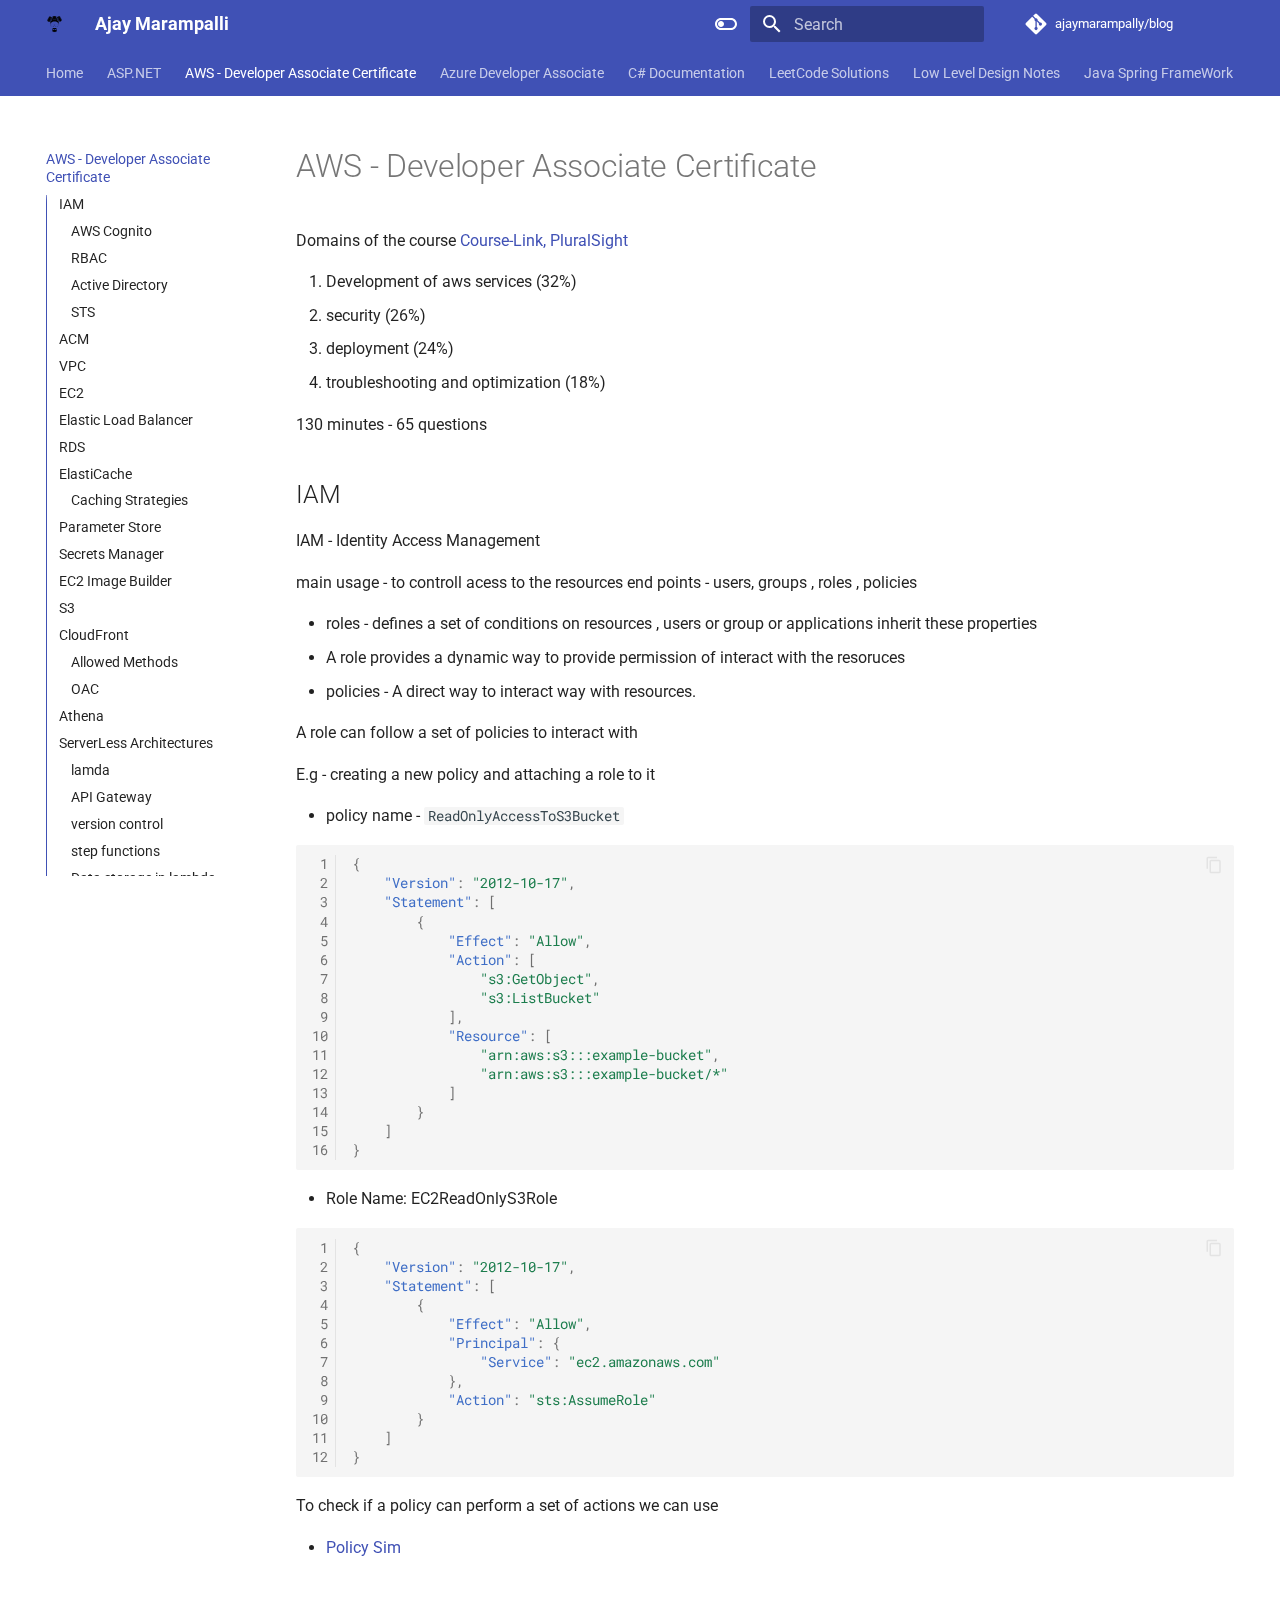
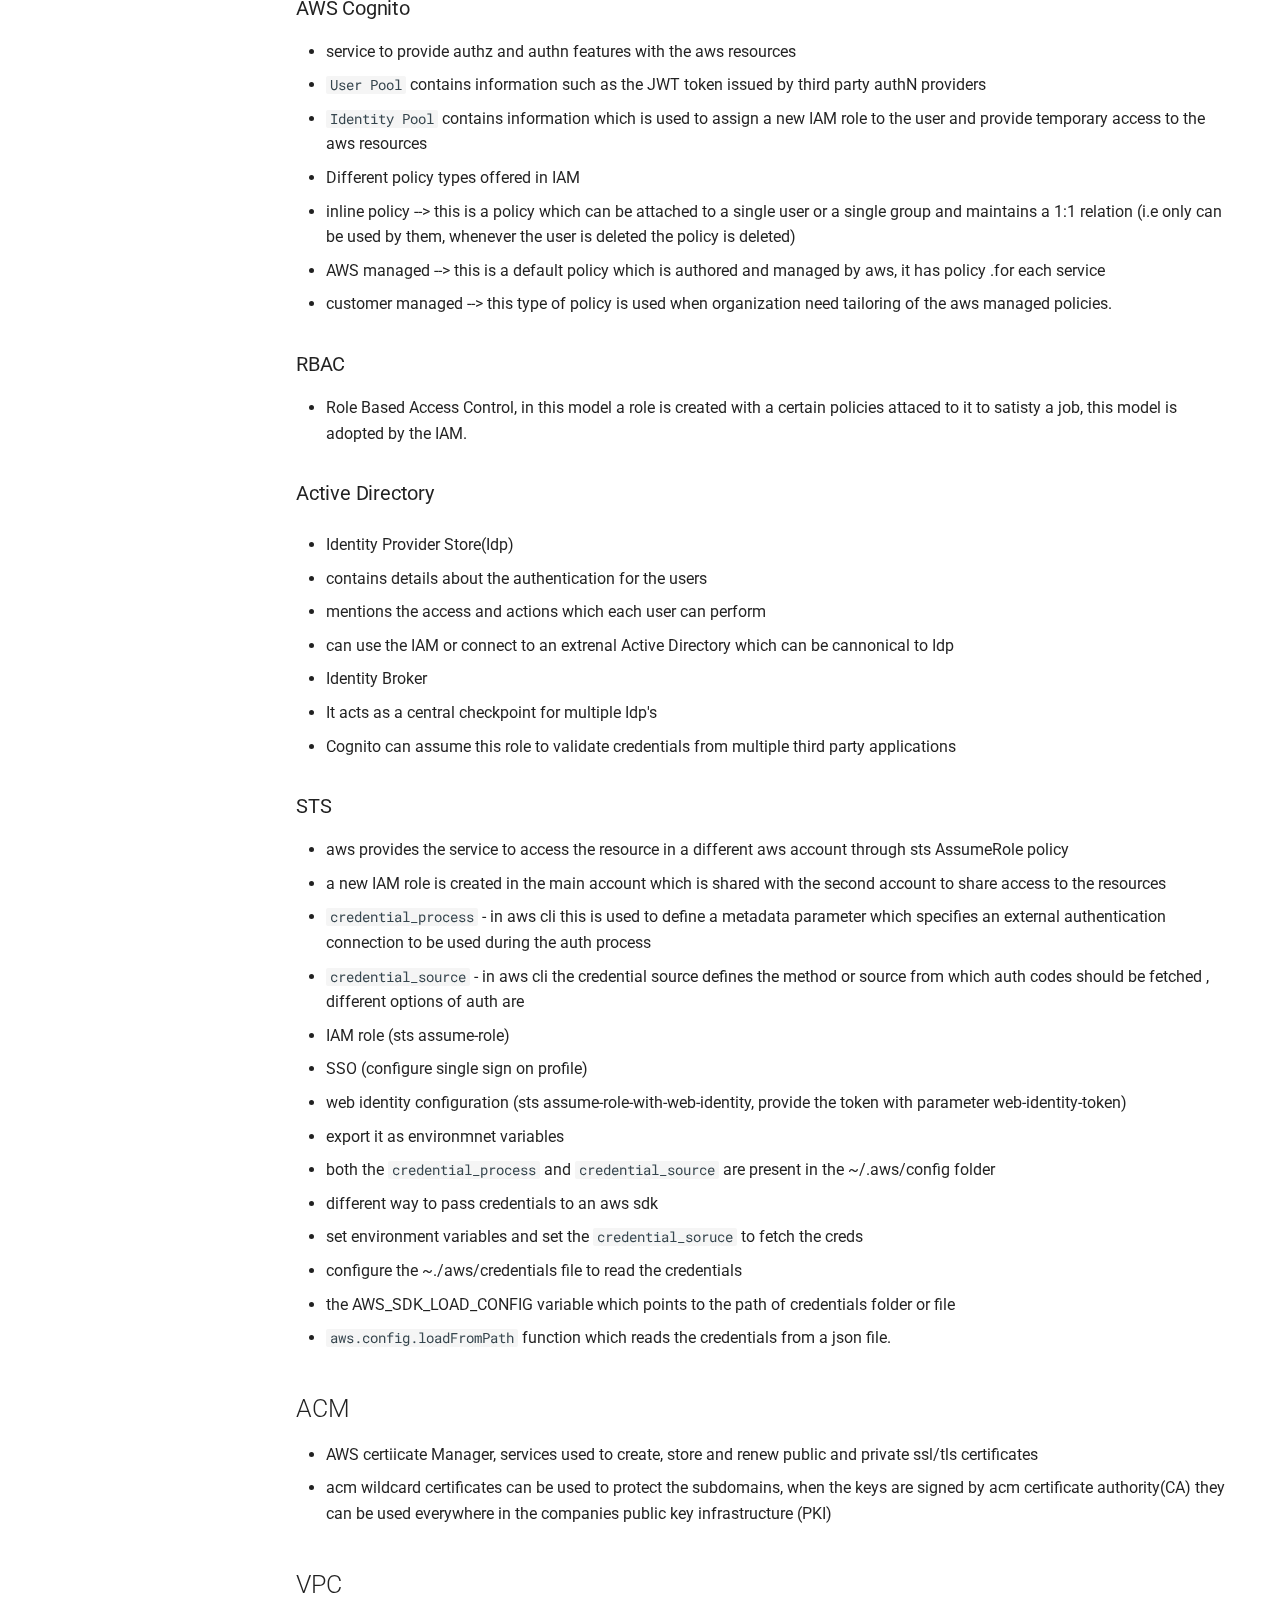
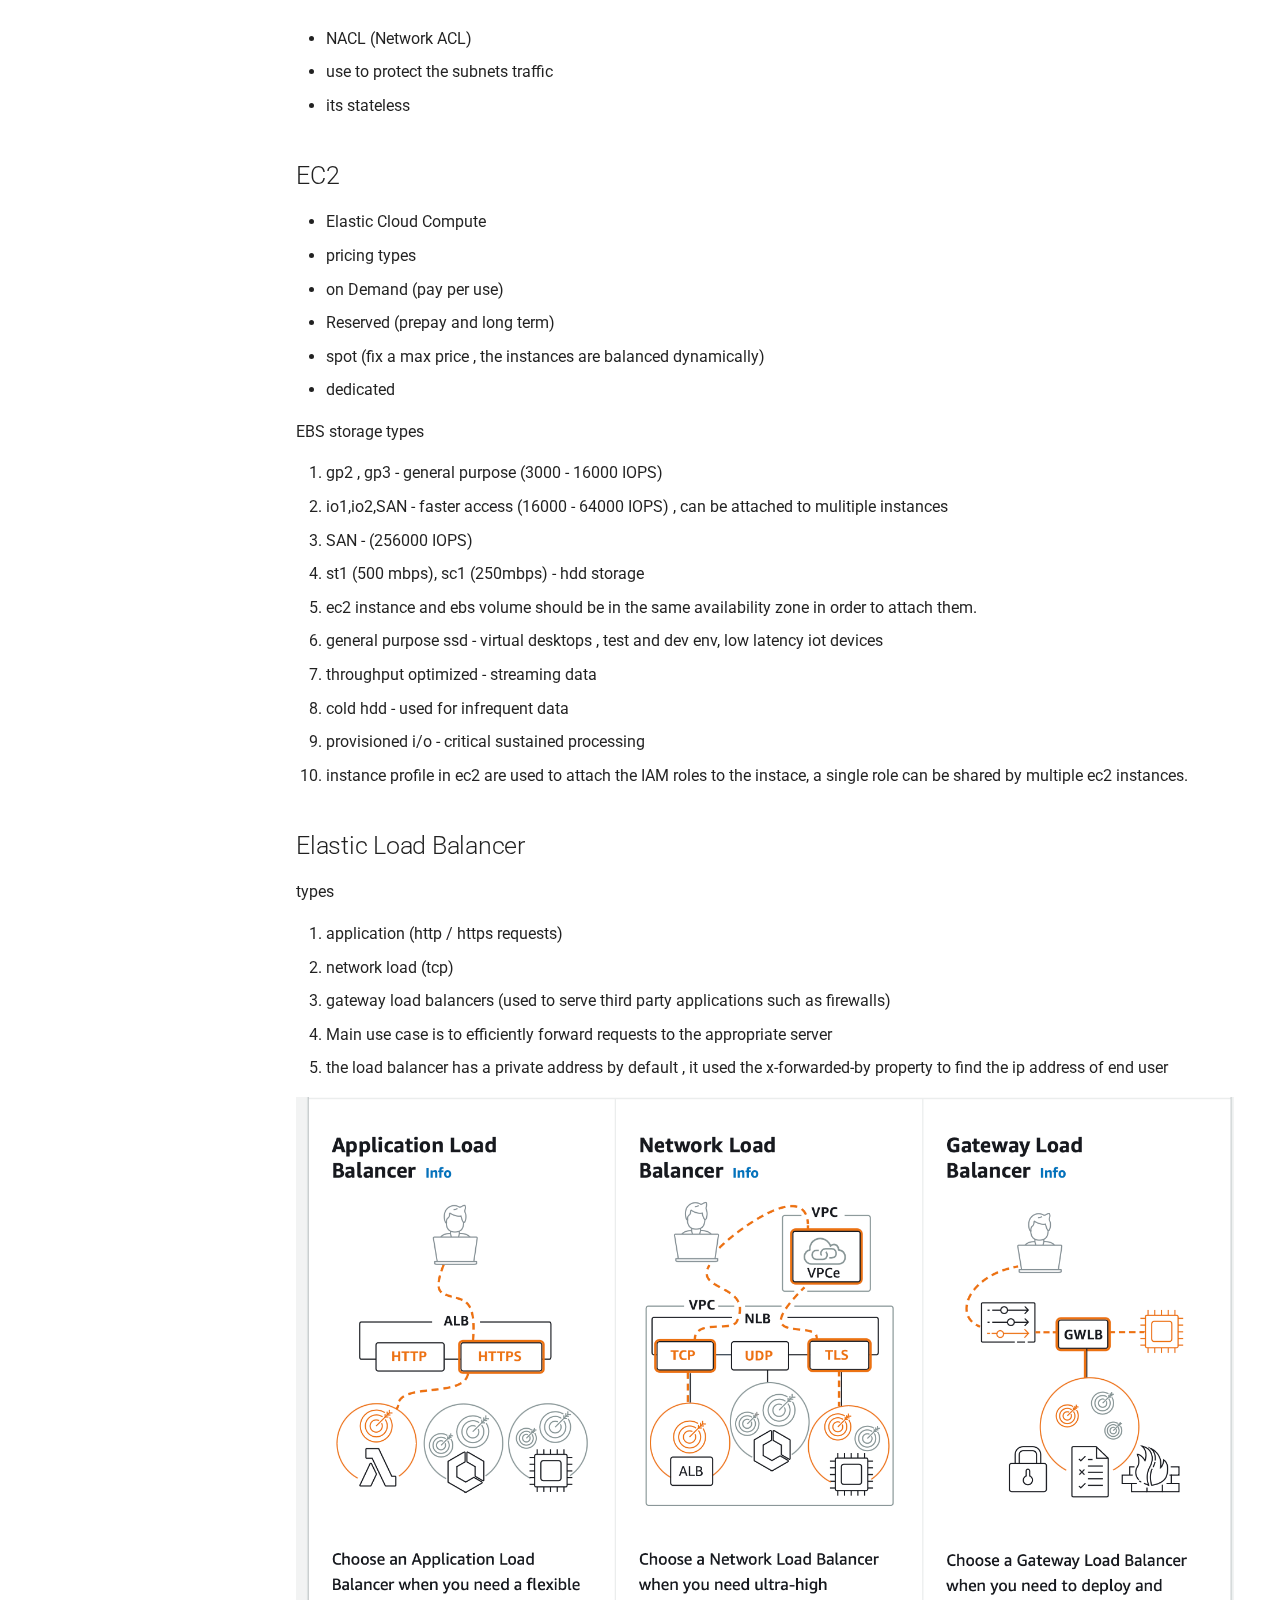
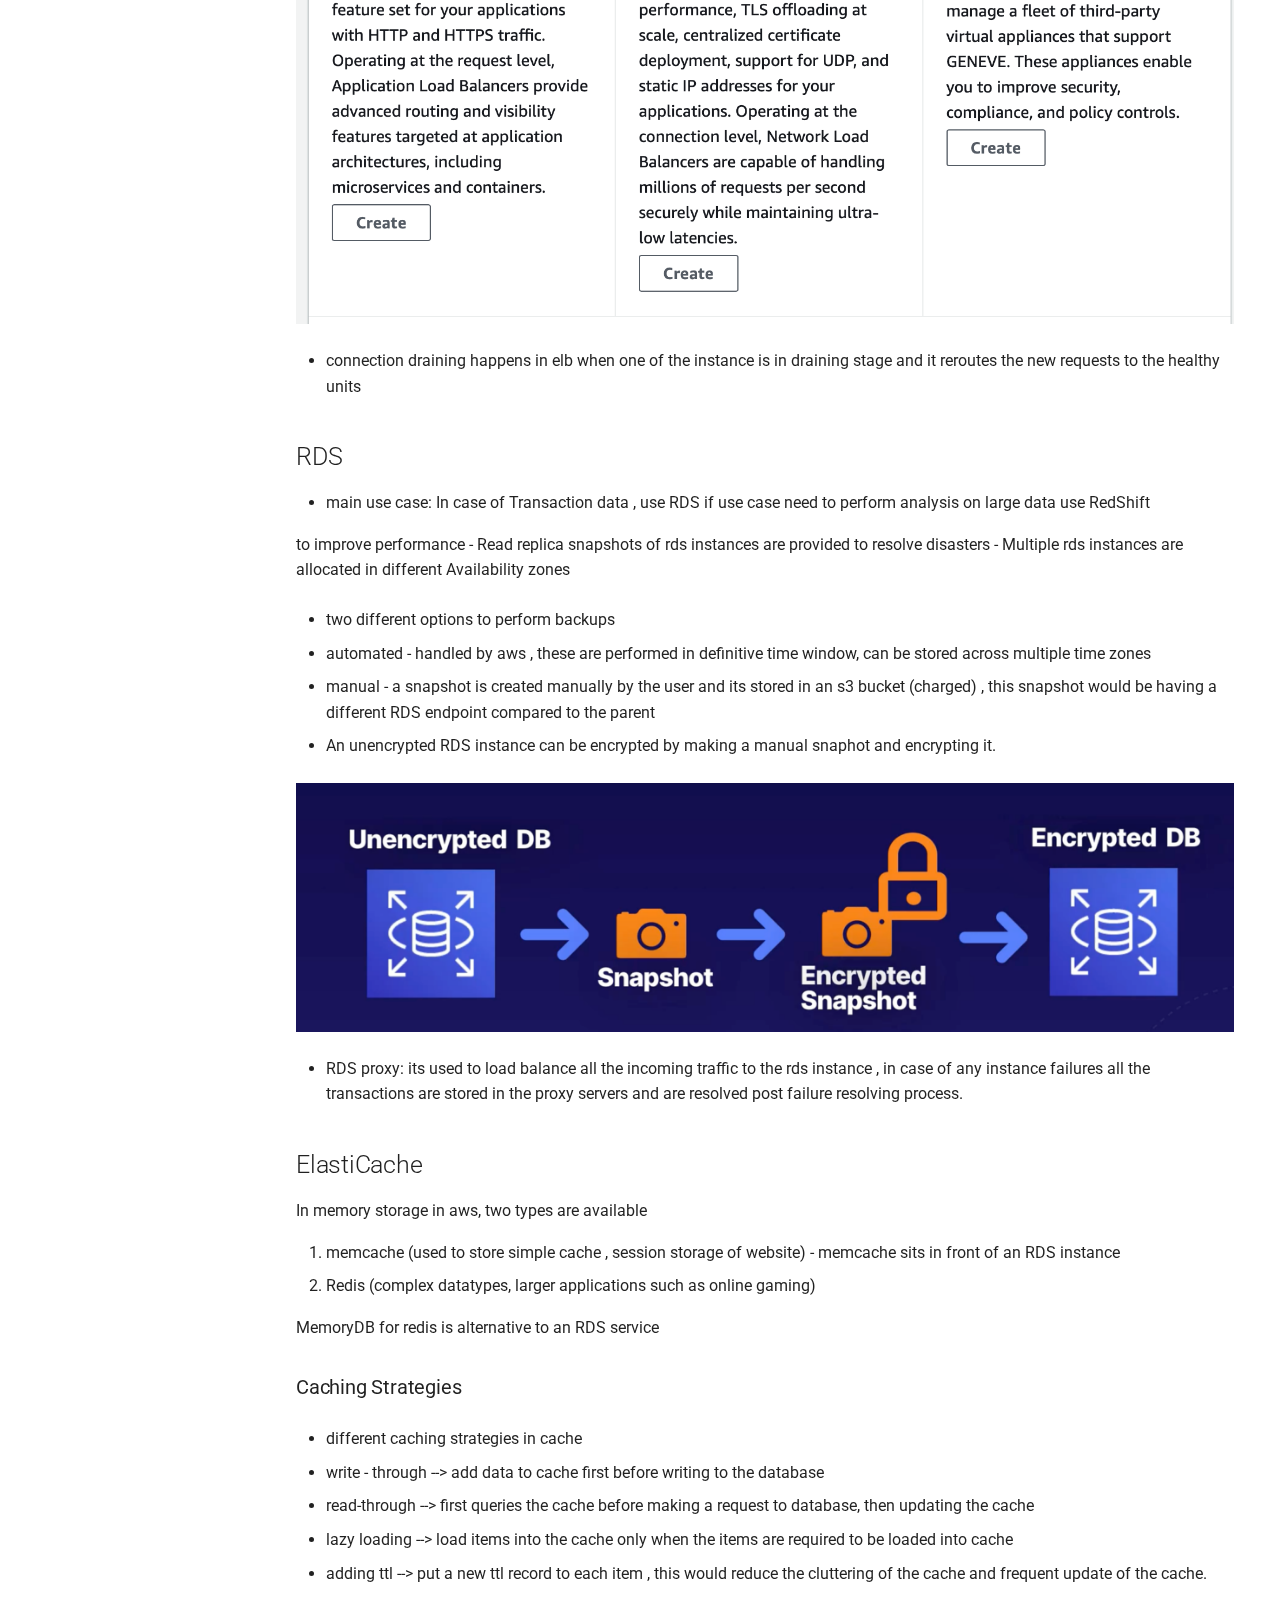
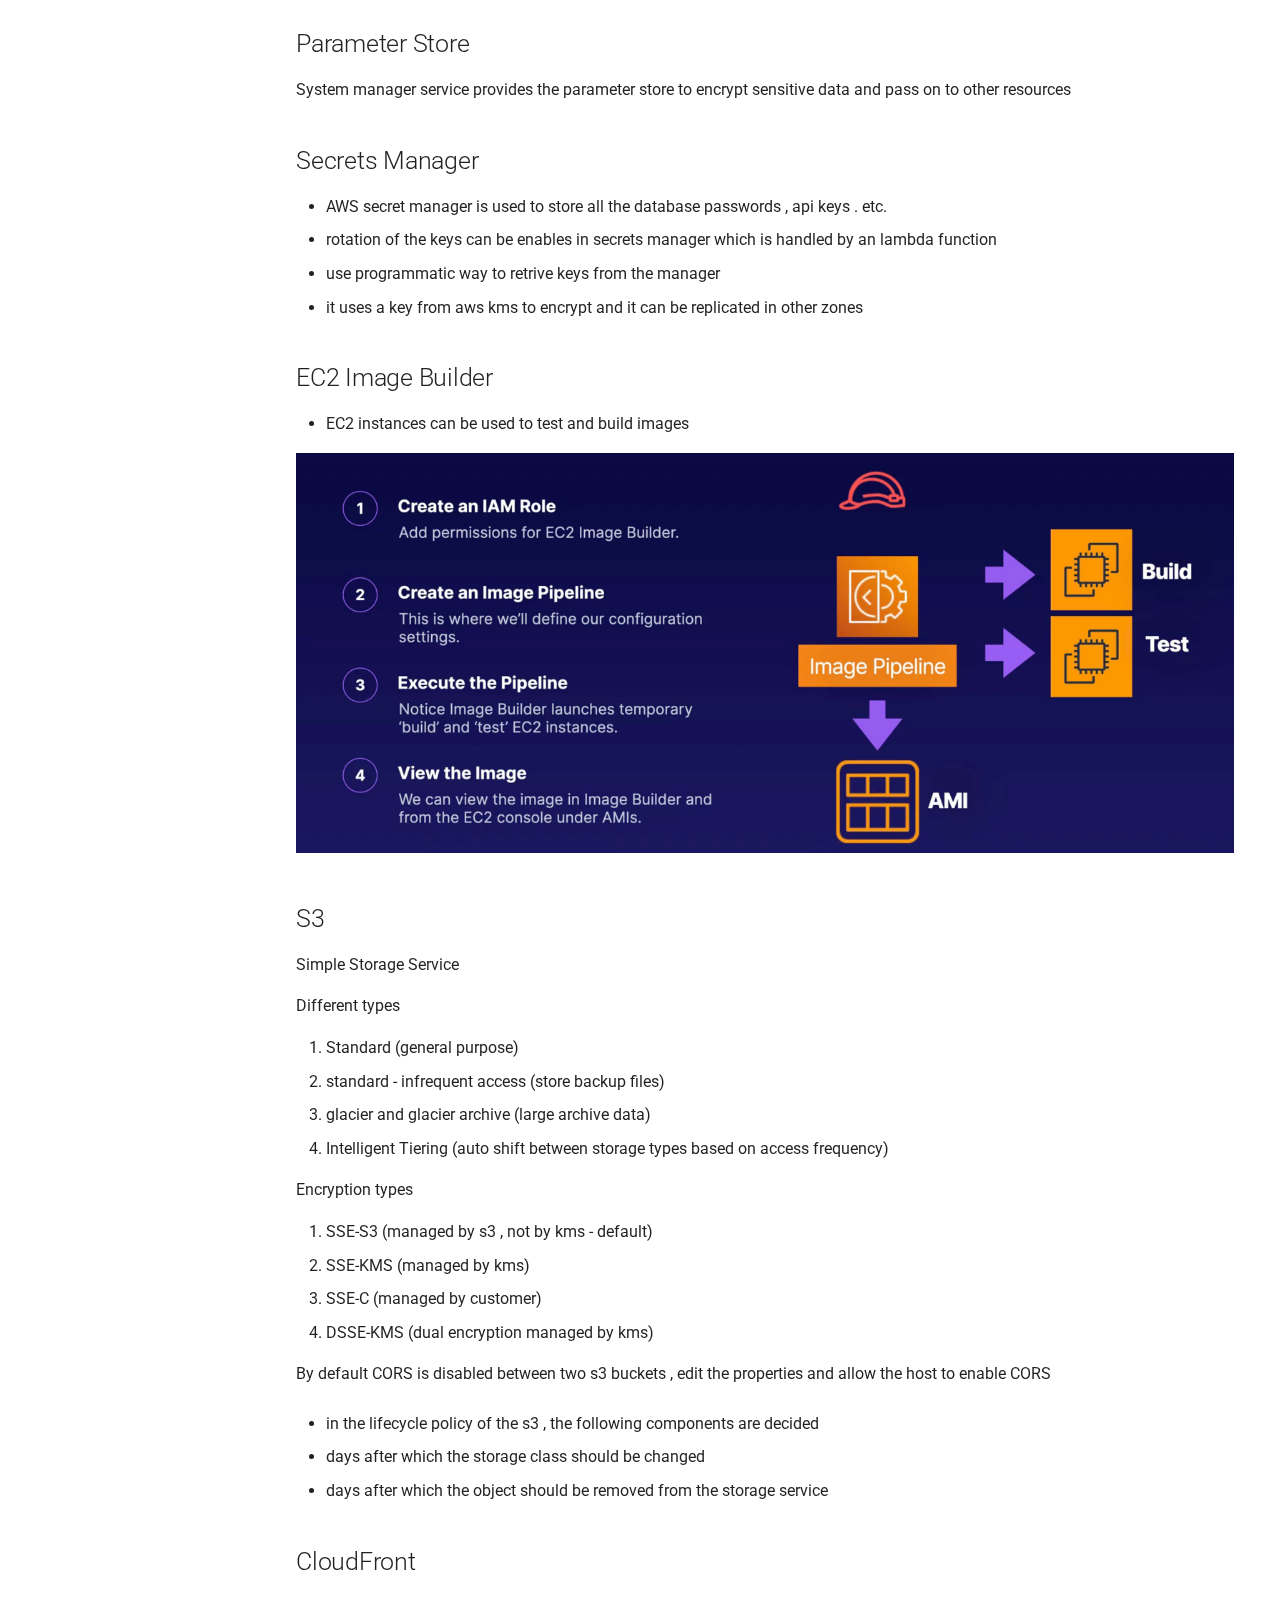
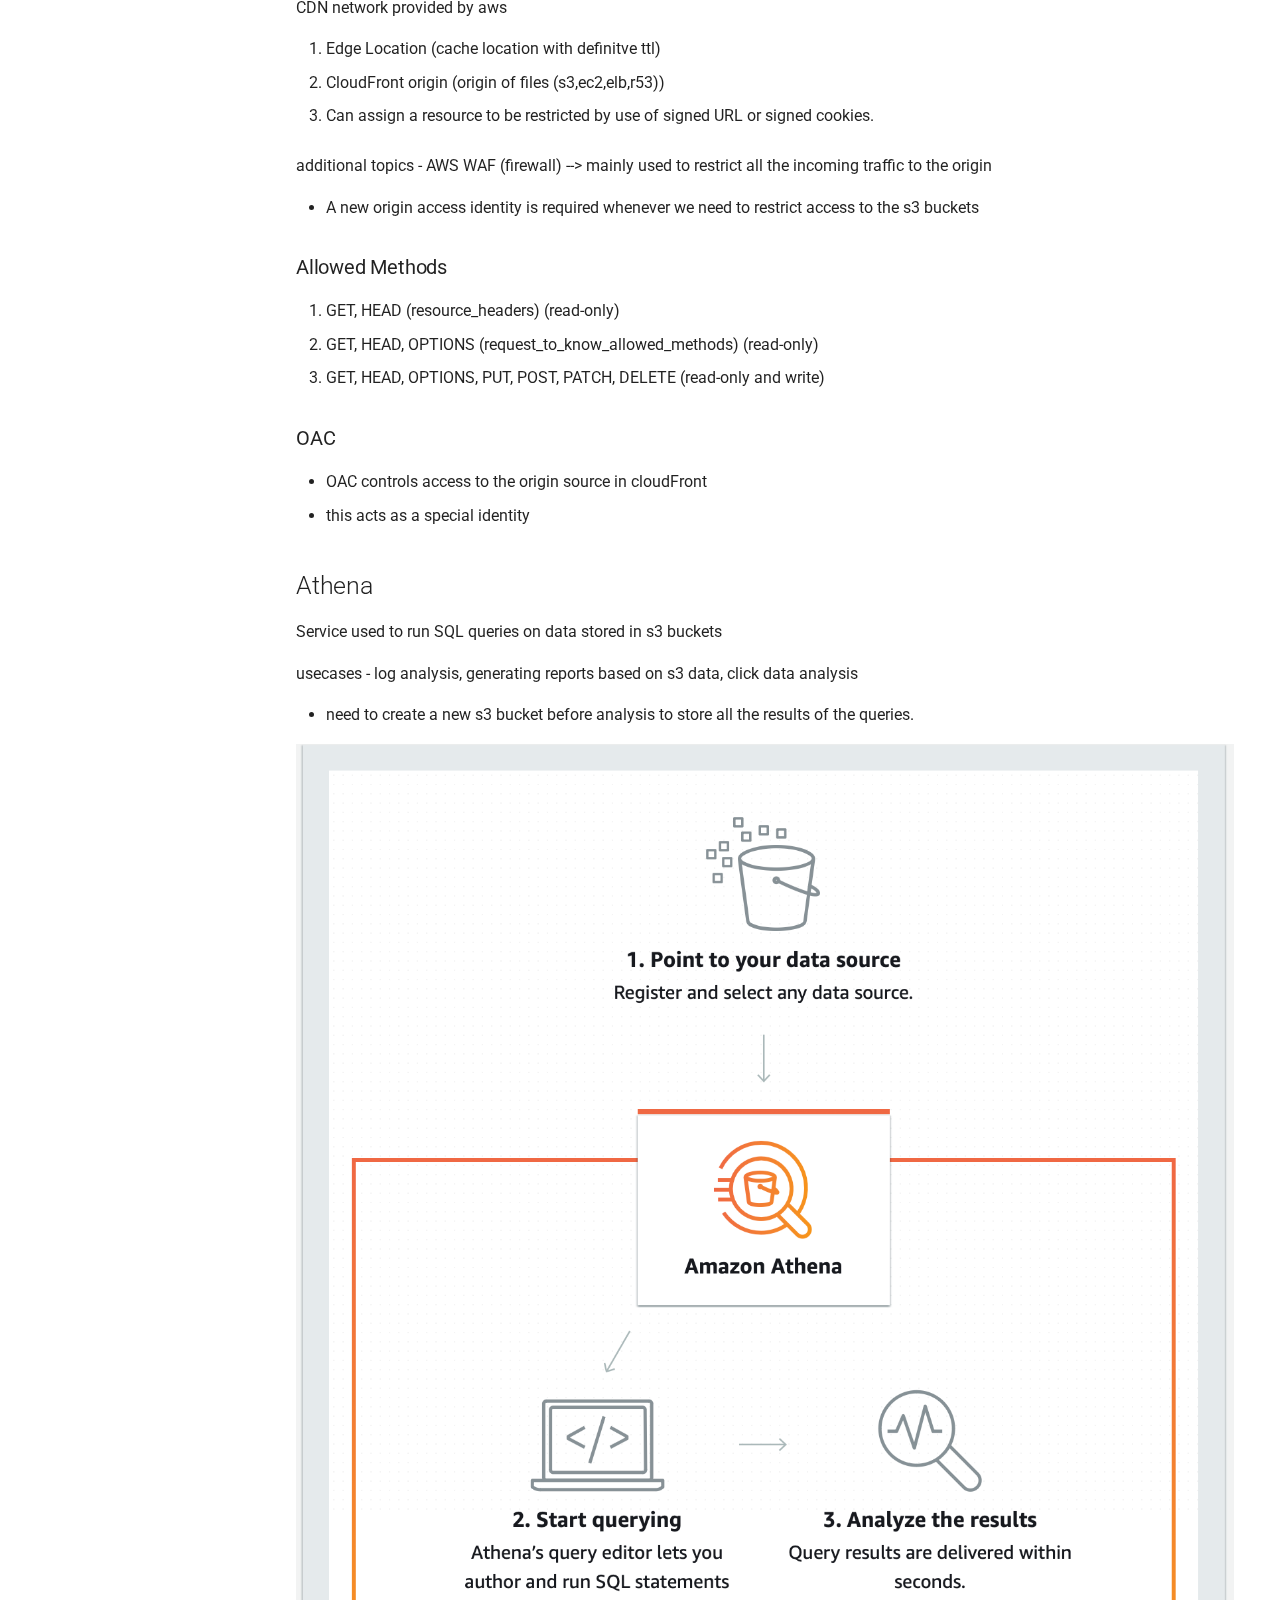
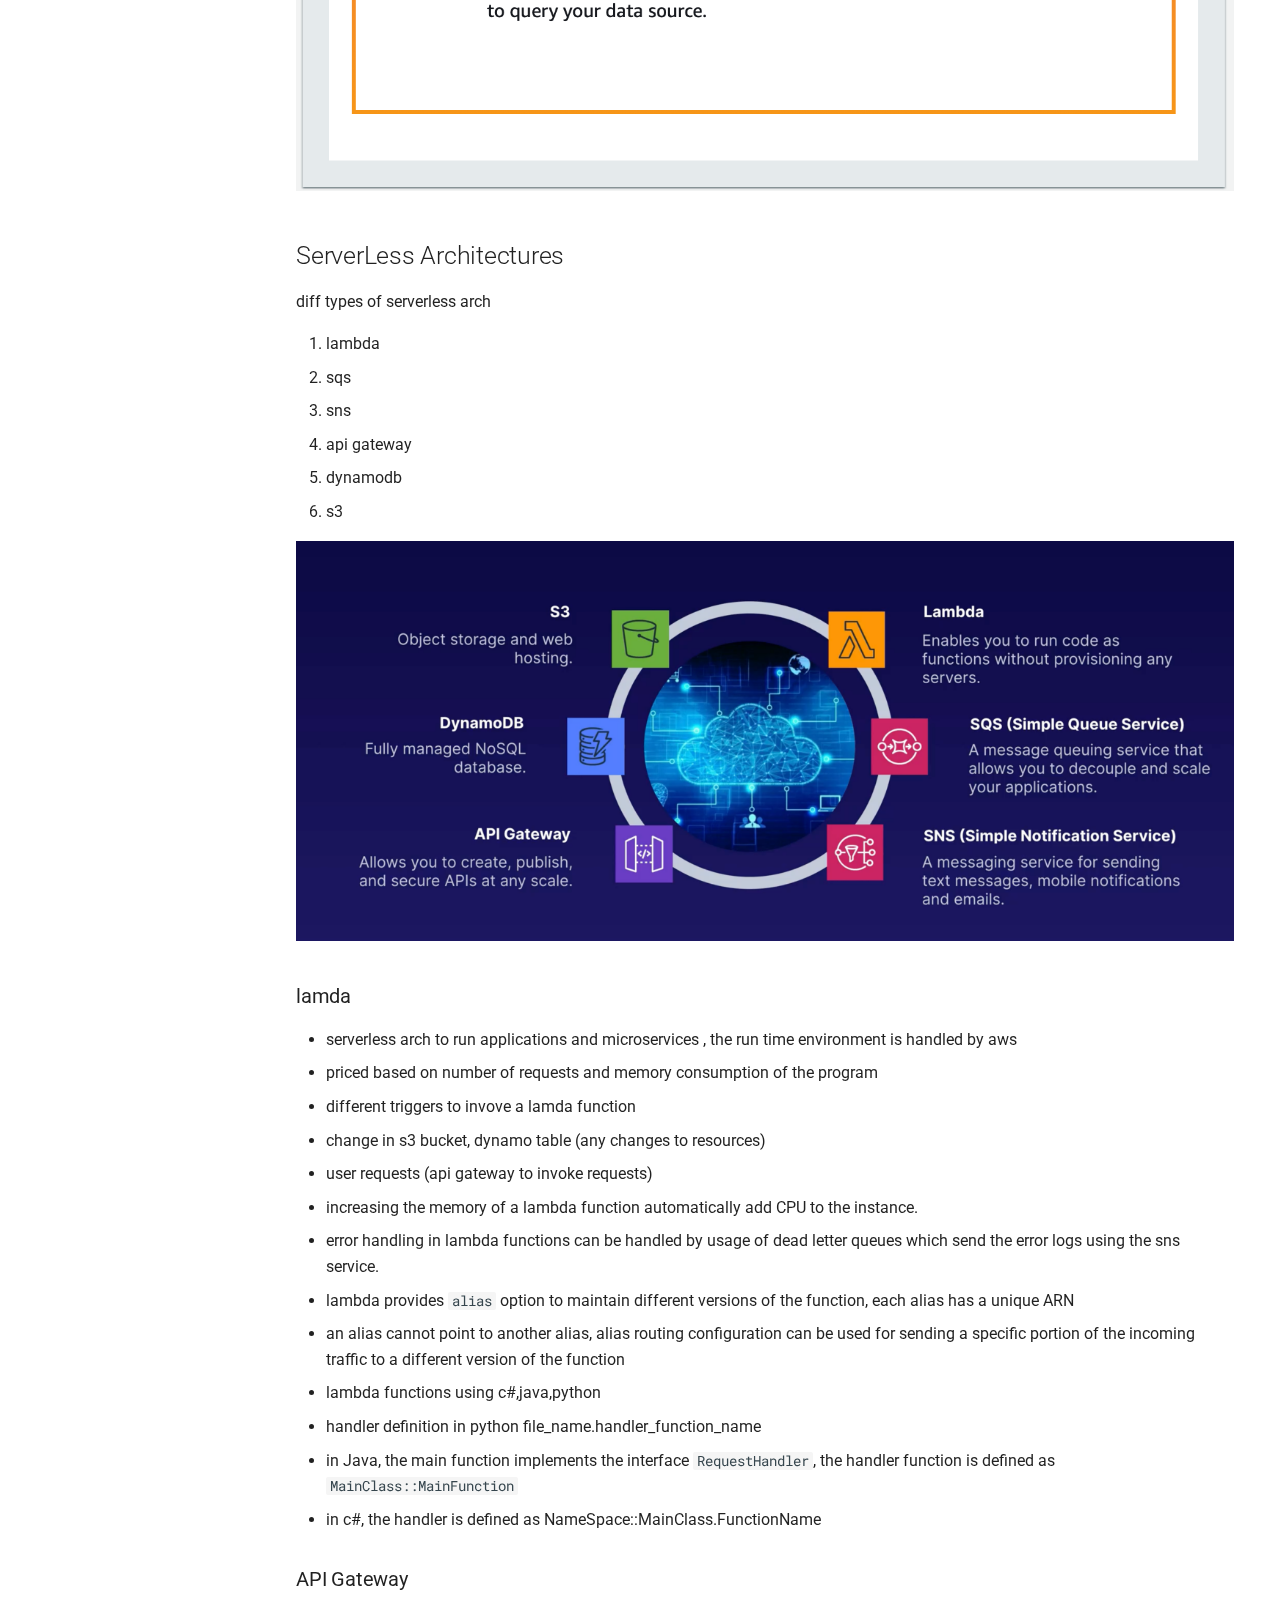
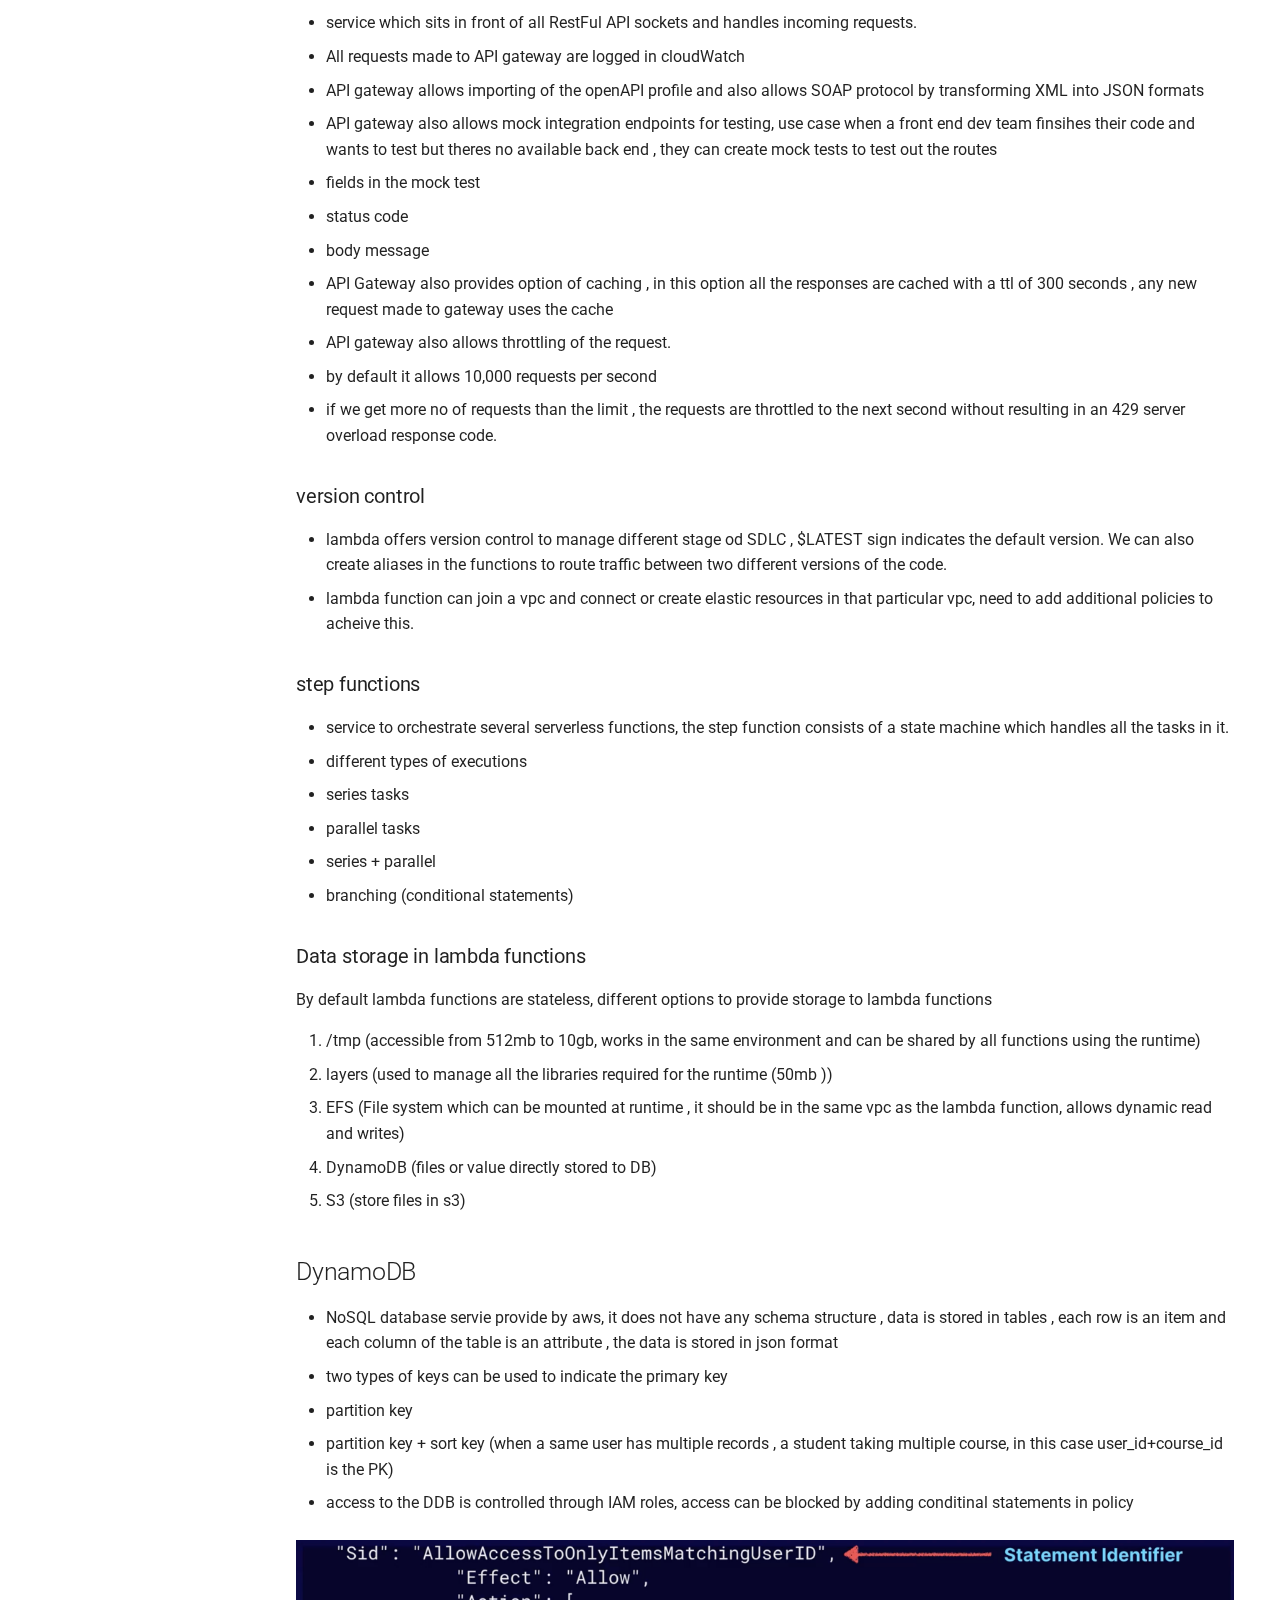
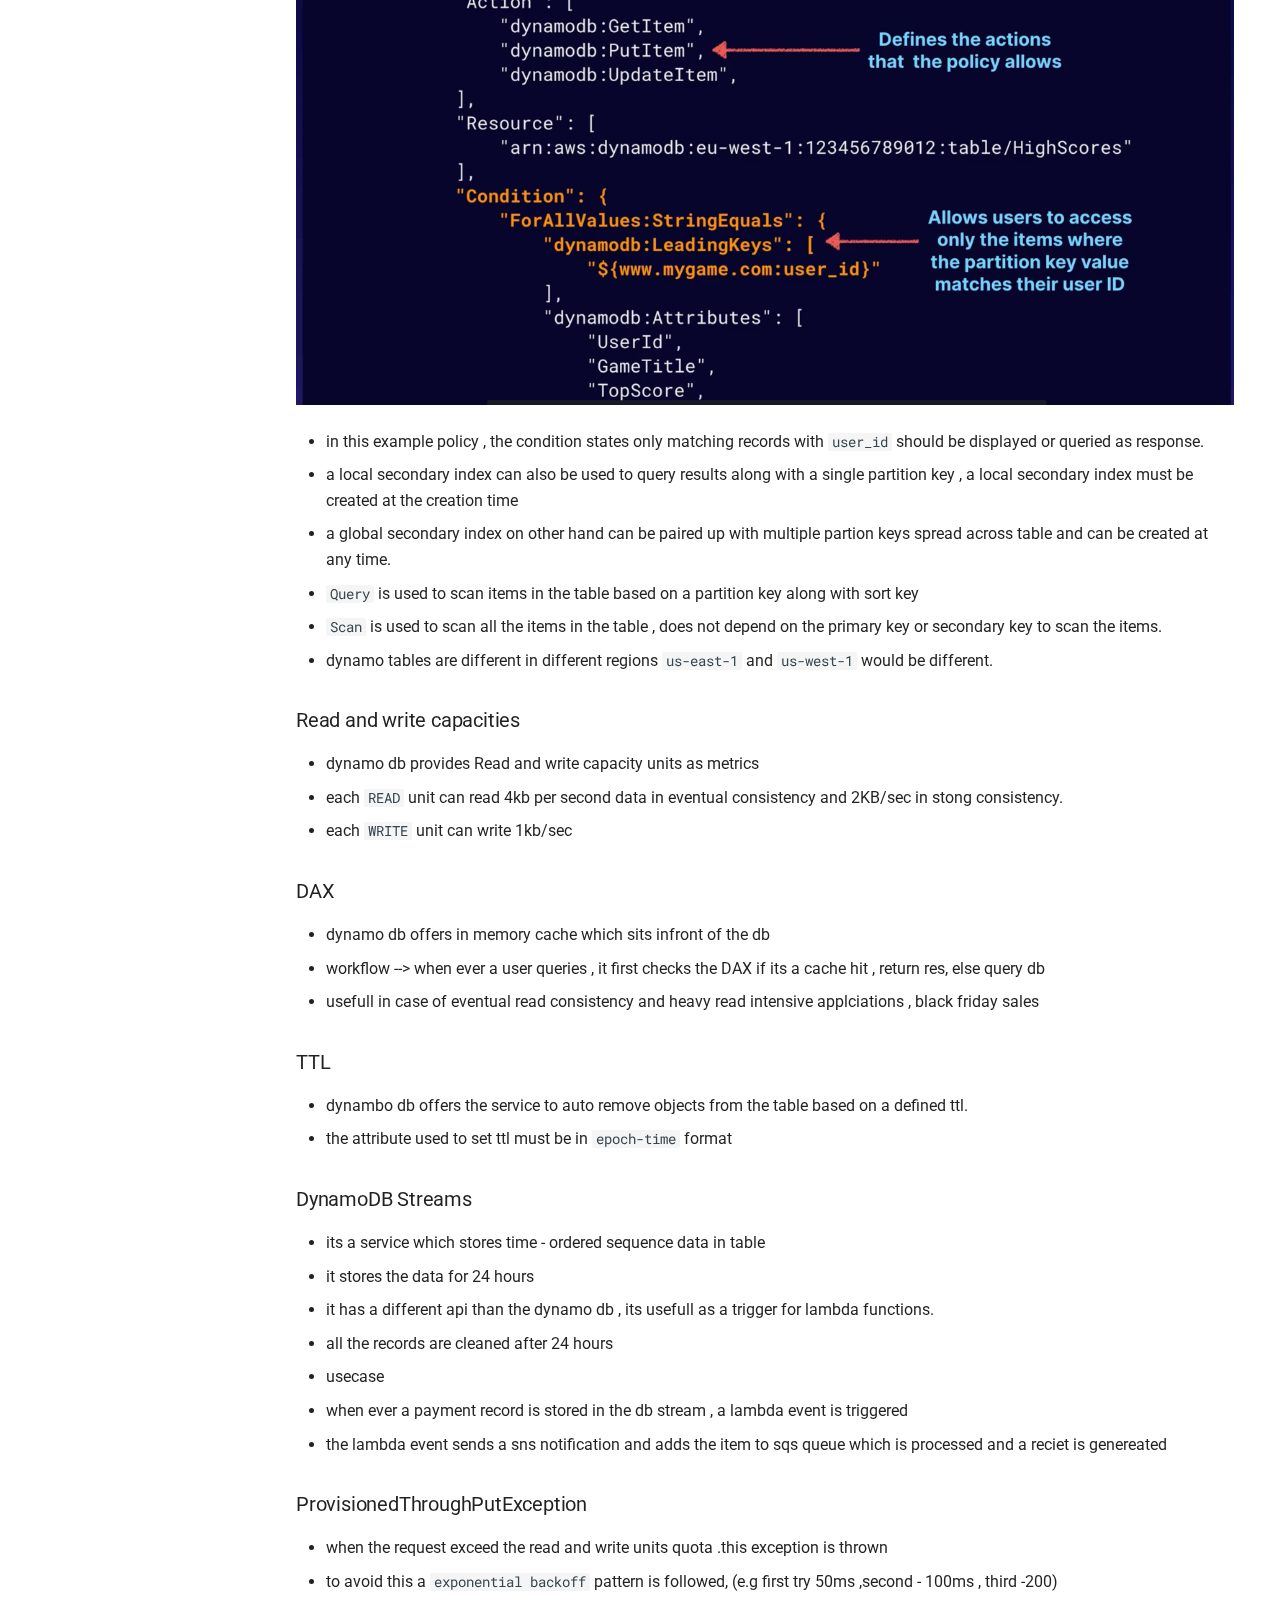
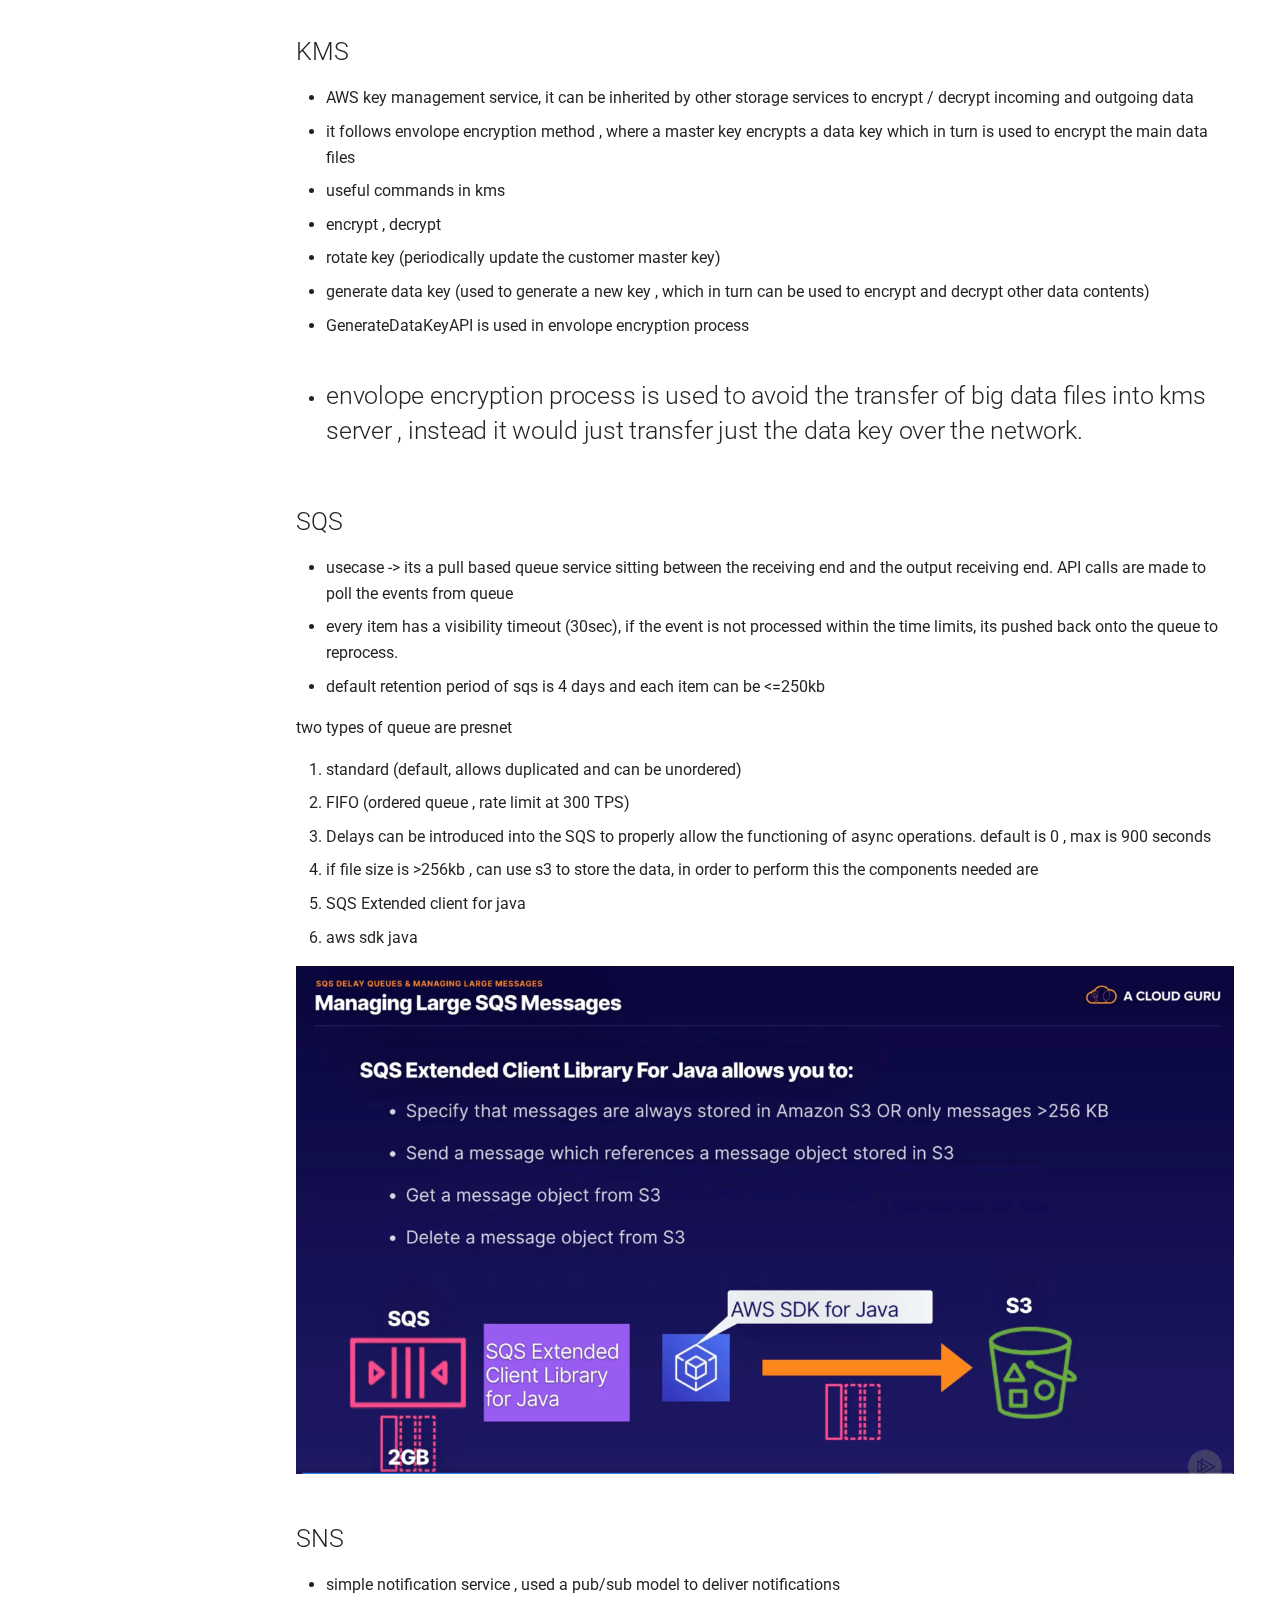
<file: AWS/index.html>
<!doctype html>
<html lang="en" class="no-js">
  <head>
    
      <meta charset="utf-8">
      <meta name="viewport" content="width=device-width,initial-scale=1">
      
      
      
        <link rel="canonical" href="https://ajaymarampally.github.io/blog/AWS/">
      
      
        <link rel="prev" href="../ASP.NET/">
      
      
        <link rel="next" href="../AzureDev/">
      
      
      <link rel="icon" href="../assets/images/favicon.png">
      <meta name="generator" content="mkdocs-1.6.1, mkdocs-material-9.6.7">
    
    
      
        <title>AWS - Developer Associate Certificate - Ajay Marampalli</title>
      
    
    
      <link rel="stylesheet" href="../assets/stylesheets/main.8608ea7d.min.css">
      
        
        <link rel="stylesheet" href="../assets/stylesheets/palette.06af60db.min.css">
      
      


    
    
      
    
    
      
        
        
        <link rel="preconnect" href="https://fonts.gstatic.com" crossorigin>
        <link rel="stylesheet" href="https://fonts.googleapis.com/css?family=Roboto:300,300i,400,400i,700,700i%7CRoboto+Mono:400,400i,700,700i&display=fallback">
        <style>:root{--md-text-font:"Roboto";--md-code-font:"Roboto Mono"}</style>
      
    
    
    <script>__md_scope=new URL("..",location),__md_hash=e=>[...e].reduce(((e,_)=>(e<<5)-e+_.charCodeAt(0)),0),__md_get=(e,_=localStorage,t=__md_scope)=>JSON.parse(_.getItem(t.pathname+"."+e)),__md_set=(e,_,t=localStorage,a=__md_scope)=>{try{t.setItem(a.pathname+"."+e,JSON.stringify(_))}catch(e){}}</script>
    
      
  


  
  

<script id="__analytics">function __md_analytics(){function e(){dataLayer.push(arguments)}window.dataLayer=window.dataLayer||[],e("js",new Date),e("config","G-CS24T0932L"),document.addEventListener("DOMContentLoaded",(function(){document.forms.search&&document.forms.search.query.addEventListener("blur",(function(){this.value&&e("event","search",{search_term:this.value})}));document$.subscribe((function(){var t=document.forms.feedback;if(void 0!==t)for(var a of t.querySelectorAll("[type=submit]"))a.addEventListener("click",(function(a){a.preventDefault();var n=document.location.pathname,d=this.getAttribute("data-md-value");e("event","feedback",{page:n,data:d}),t.firstElementChild.disabled=!0;var r=t.querySelector(".md-feedback__note [data-md-value='"+d+"']");r&&(r.hidden=!1)})),t.hidden=!1})),location$.subscribe((function(t){e("config","G-CS24T0932L",{page_path:t.pathname})}))}));var t=document.createElement("script");t.async=!0,t.src="https://www.googletagmanager.com/gtag/js?id=G-CS24T0932L",document.getElementById("__analytics").insertAdjacentElement("afterEnd",t)}</script>
  
    <script>"undefined"!=typeof __md_analytics&&__md_analytics()</script>
  

    
    
    
  </head>
  
  
    
    
      
    
    
    
    
    <body dir="ltr" data-md-color-scheme="default" data-md-color-primary="indigo" data-md-color-accent="purple">
  
    
    <input class="md-toggle" data-md-toggle="drawer" type="checkbox" id="__drawer" autocomplete="off">
    <input class="md-toggle" data-md-toggle="search" type="checkbox" id="__search" autocomplete="off">
    <label class="md-overlay" for="__drawer"></label>
    <div data-md-component="skip">
      
        
        <a href="#aws-developer-associate-certificate" class="md-skip">
          Skip to content
        </a>
      
    </div>
    <div data-md-component="announce">
      
    </div>
    
    
      

<header class="md-header" data-md-component="header">
  <nav class="md-header__inner md-grid" aria-label="Header">
    <a href=".." title="Ajay Marampalli" class="md-header__button md-logo" aria-label="Ajay Marampalli" data-md-component="logo">
      
  <img src="../images/logo.png" alt="logo">

    </a>
    <label class="md-header__button md-icon" for="__drawer">
      
      <svg xmlns="http://www.w3.org/2000/svg" viewBox="0 0 24 24"><path d="M3 6h18v2H3zm0 5h18v2H3zm0 5h18v2H3z"/></svg>
    </label>
    <div class="md-header__title" data-md-component="header-title">
      <div class="md-header__ellipsis">
        <div class="md-header__topic">
          <span class="md-ellipsis">
            Ajay Marampalli
          </span>
        </div>
        <div class="md-header__topic" data-md-component="header-topic">
          <span class="md-ellipsis">
            
              AWS - Developer Associate Certificate
            
          </span>
        </div>
      </div>
    </div>
    
      
        <form class="md-header__option" data-md-component="palette">
  
    
    
    
    <input class="md-option" data-md-color-media="" data-md-color-scheme="default" data-md-color-primary="indigo" data-md-color-accent="purple"  aria-label="Switch to dark mode"  type="radio" name="__palette" id="__palette_0">
    
      <label class="md-header__button md-icon" title="Switch to dark mode" for="__palette_1" hidden>
        <svg xmlns="http://www.w3.org/2000/svg" viewBox="0 0 24 24"><path d="M17 6H7c-3.31 0-6 2.69-6 6s2.69 6 6 6h10c3.31 0 6-2.69 6-6s-2.69-6-6-6m0 10H7c-2.21 0-4-1.79-4-4s1.79-4 4-4h10c2.21 0 4 1.79 4 4s-1.79 4-4 4M7 9c-1.66 0-3 1.34-3 3s1.34 3 3 3 3-1.34 3-3-1.34-3-3-3"/></svg>
      </label>
    
  
    
    
    
    <input class="md-option" data-md-color-media="" data-md-color-scheme="slate" data-md-color-primary="indigo" data-md-color-accent="lime"  aria-label="Switch to light mode"  type="radio" name="__palette" id="__palette_1">
    
      <label class="md-header__button md-icon" title="Switch to light mode" for="__palette_0" hidden>
        <svg xmlns="http://www.w3.org/2000/svg" viewBox="0 0 24 24"><path d="M17 7H7a5 5 0 0 0-5 5 5 5 0 0 0 5 5h10a5 5 0 0 0 5-5 5 5 0 0 0-5-5m0 8a3 3 0 0 1-3-3 3 3 0 0 1 3-3 3 3 0 0 1 3 3 3 3 0 0 1-3 3"/></svg>
      </label>
    
  
</form>
      
    
    
      <script>var palette=__md_get("__palette");if(palette&&palette.color){if("(prefers-color-scheme)"===palette.color.media){var media=matchMedia("(prefers-color-scheme: light)"),input=document.querySelector(media.matches?"[data-md-color-media='(prefers-color-scheme: light)']":"[data-md-color-media='(prefers-color-scheme: dark)']");palette.color.media=input.getAttribute("data-md-color-media"),palette.color.scheme=input.getAttribute("data-md-color-scheme"),palette.color.primary=input.getAttribute("data-md-color-primary"),palette.color.accent=input.getAttribute("data-md-color-accent")}for(var[key,value]of Object.entries(palette.color))document.body.setAttribute("data-md-color-"+key,value)}</script>
    
    
    
      <label class="md-header__button md-icon" for="__search">
        
        <svg xmlns="http://www.w3.org/2000/svg" viewBox="0 0 24 24"><path d="M9.5 3A6.5 6.5 0 0 1 16 9.5c0 1.61-.59 3.09-1.56 4.23l.27.27h.79l5 5-1.5 1.5-5-5v-.79l-.27-.27A6.52 6.52 0 0 1 9.5 16 6.5 6.5 0 0 1 3 9.5 6.5 6.5 0 0 1 9.5 3m0 2C7 5 5 7 5 9.5S7 14 9.5 14 14 12 14 9.5 12 5 9.5 5"/></svg>
      </label>
      <div class="md-search" data-md-component="search" role="dialog">
  <label class="md-search__overlay" for="__search"></label>
  <div class="md-search__inner" role="search">
    <form class="md-search__form" name="search">
      <input type="text" class="md-search__input" name="query" aria-label="Search" placeholder="Search" autocapitalize="off" autocorrect="off" autocomplete="off" spellcheck="false" data-md-component="search-query" required>
      <label class="md-search__icon md-icon" for="__search">
        
        <svg xmlns="http://www.w3.org/2000/svg" viewBox="0 0 24 24"><path d="M9.5 3A6.5 6.5 0 0 1 16 9.5c0 1.61-.59 3.09-1.56 4.23l.27.27h.79l5 5-1.5 1.5-5-5v-.79l-.27-.27A6.52 6.52 0 0 1 9.5 16 6.5 6.5 0 0 1 3 9.5 6.5 6.5 0 0 1 9.5 3m0 2C7 5 5 7 5 9.5S7 14 9.5 14 14 12 14 9.5 12 5 9.5 5"/></svg>
        
        <svg xmlns="http://www.w3.org/2000/svg" viewBox="0 0 24 24"><path d="M20 11v2H8l5.5 5.5-1.42 1.42L4.16 12l7.92-7.92L13.5 5.5 8 11z"/></svg>
      </label>
      <nav class="md-search__options" aria-label="Search">
        
        <button type="reset" class="md-search__icon md-icon" title="Clear" aria-label="Clear" tabindex="-1">
          
          <svg xmlns="http://www.w3.org/2000/svg" viewBox="0 0 24 24"><path d="M19 6.41 17.59 5 12 10.59 6.41 5 5 6.41 10.59 12 5 17.59 6.41 19 12 13.41 17.59 19 19 17.59 13.41 12z"/></svg>
        </button>
      </nav>
      
        <div class="md-search__suggest" data-md-component="search-suggest"></div>
      
    </form>
    <div class="md-search__output">
      <div class="md-search__scrollwrap" tabindex="0" data-md-scrollfix>
        <div class="md-search-result" data-md-component="search-result">
          <div class="md-search-result__meta">
            Initializing search
          </div>
          <ol class="md-search-result__list" role="presentation"></ol>
        </div>
      </div>
    </div>
  </div>
</div>
    
    
      <div class="md-header__source">
        <a href="https://github.com/ajaymarampally/blog" title="Go to repository" class="md-source" data-md-component="source">
  <div class="md-source__icon md-icon">
    
    <svg xmlns="http://www.w3.org/2000/svg" viewBox="0 0 448 512"><!--! Font Awesome Free 6.7.2 by @fontawesome - https://fontawesome.com License - https://fontawesome.com/license/free (Icons: CC BY 4.0, Fonts: SIL OFL 1.1, Code: MIT License) Copyright 2024 Fonticons, Inc.--><path d="M439.55 236.05 244 40.45a28.87 28.87 0 0 0-40.81 0l-40.66 40.63 51.52 51.52c27.06-9.14 52.68 16.77 43.39 43.68l49.66 49.66c34.23-11.8 61.18 31 35.47 56.69-26.49 26.49-70.21-2.87-56-37.34L240.22 199v121.85c25.3 12.54 22.26 41.85 9.08 55a34.34 34.34 0 0 1-48.55 0c-17.57-17.6-11.07-46.91 11.25-56v-123c-20.8-8.51-24.6-30.74-18.64-45L142.57 101 8.45 235.14a28.86 28.86 0 0 0 0 40.81l195.61 195.6a28.86 28.86 0 0 0 40.8 0l194.69-194.69a28.86 28.86 0 0 0 0-40.81"/></svg>
  </div>
  <div class="md-source__repository">
    ajaymarampally/blog
  </div>
</a>
      </div>
    
  </nav>
  
</header>
    
    <div class="md-container" data-md-component="container">
      
      
        
          
            
<nav class="md-tabs" aria-label="Tabs" data-md-component="tabs">
  <div class="md-grid">
    <ul class="md-tabs__list">
      
        
  
  
  
    <li class="md-tabs__item">
      <a href=".." class="md-tabs__link">
        
  
    
  
  Home

      </a>
    </li>
  

      
        
  
  
  
    <li class="md-tabs__item">
      <a href="../ASP.NET/" class="md-tabs__link">
        
  
    
  
  ASP.NET

      </a>
    </li>
  

      
        
  
  
    
  
  
    <li class="md-tabs__item md-tabs__item--active">
      <a href="./" class="md-tabs__link">
        
  
    
  
  AWS - Developer Associate Certificate

      </a>
    </li>
  

      
        
  
  
  
    <li class="md-tabs__item">
      <a href="../AzureDev/" class="md-tabs__link">
        
  
    
  
  Azure Developer Associate

      </a>
    </li>
  

      
        
  
  
  
    <li class="md-tabs__item">
      <a href="../C%23/" class="md-tabs__link">
        
  
    
  
  C# Documentation

      </a>
    </li>
  

      
        
  
  
  
    <li class="md-tabs__item">
      <a href="../LeetCode/" class="md-tabs__link">
        
  
    
  
  LeetCode Solutions

      </a>
    </li>
  

      
        
  
  
  
    <li class="md-tabs__item">
      <a href="../lld/" class="md-tabs__link">
        
  
    
  
  Low Level Design Notes

      </a>
    </li>
  

      
        
  
  
  
    <li class="md-tabs__item">
      <a href="../spring/" class="md-tabs__link">
        
  
    
  
  Java Spring FrameWork

      </a>
    </li>
  

      
    </ul>
  </div>
</nav>
          
        
      
      <main class="md-main" data-md-component="main">
        <div class="md-main__inner md-grid">
          
            
              
              <div class="md-sidebar md-sidebar--primary" data-md-component="sidebar" data-md-type="navigation" >
                <div class="md-sidebar__scrollwrap">
                  <div class="md-sidebar__inner">
                    


  


  

<nav class="md-nav md-nav--primary md-nav--lifted md-nav--integrated" aria-label="Navigation" data-md-level="0">
  <label class="md-nav__title" for="__drawer">
    <a href=".." title="Ajay Marampalli" class="md-nav__button md-logo" aria-label="Ajay Marampalli" data-md-component="logo">
      
  <img src="../images/logo.png" alt="logo">

    </a>
    Ajay Marampalli
  </label>
  
    <div class="md-nav__source">
      <a href="https://github.com/ajaymarampally/blog" title="Go to repository" class="md-source" data-md-component="source">
  <div class="md-source__icon md-icon">
    
    <svg xmlns="http://www.w3.org/2000/svg" viewBox="0 0 448 512"><!--! Font Awesome Free 6.7.2 by @fontawesome - https://fontawesome.com License - https://fontawesome.com/license/free (Icons: CC BY 4.0, Fonts: SIL OFL 1.1, Code: MIT License) Copyright 2024 Fonticons, Inc.--><path d="M439.55 236.05 244 40.45a28.87 28.87 0 0 0-40.81 0l-40.66 40.63 51.52 51.52c27.06-9.14 52.68 16.77 43.39 43.68l49.66 49.66c34.23-11.8 61.18 31 35.47 56.69-26.49 26.49-70.21-2.87-56-37.34L240.22 199v121.85c25.3 12.54 22.26 41.85 9.08 55a34.34 34.34 0 0 1-48.55 0c-17.57-17.6-11.07-46.91 11.25-56v-123c-20.8-8.51-24.6-30.74-18.64-45L142.57 101 8.45 235.14a28.86 28.86 0 0 0 0 40.81l195.61 195.6a28.86 28.86 0 0 0 40.8 0l194.69-194.69a28.86 28.86 0 0 0 0-40.81"/></svg>
  </div>
  <div class="md-source__repository">
    ajaymarampally/blog
  </div>
</a>
    </div>
  
  <ul class="md-nav__list" data-md-scrollfix>
    
      
      
  
  
  
  
    <li class="md-nav__item">
      <a href=".." class="md-nav__link">
        
  
  <span class="md-ellipsis">
    Home
    
  </span>
  

      </a>
    </li>
  

    
      
      
  
  
  
  
    <li class="md-nav__item">
      <a href="../ASP.NET/" class="md-nav__link">
        
  
  <span class="md-ellipsis">
    ASP.NET
    
  </span>
  

      </a>
    </li>
  

    
      
      
  
  
    
  
  
  
    <li class="md-nav__item md-nav__item--active">
      
      <input class="md-nav__toggle md-toggle" type="checkbox" id="__toc">
      
      
        
      
      
        <label class="md-nav__link md-nav__link--active" for="__toc">
          
  
  <span class="md-ellipsis">
    AWS - Developer Associate Certificate
    
  </span>
  

          <span class="md-nav__icon md-icon"></span>
        </label>
      
      <a href="./" class="md-nav__link md-nav__link--active">
        
  
  <span class="md-ellipsis">
    AWS - Developer Associate Certificate
    
  </span>
  

      </a>
      
        

<nav class="md-nav md-nav--secondary" aria-label="Table of contents">
  
  
  
    
  
  
    <label class="md-nav__title" for="__toc">
      <span class="md-nav__icon md-icon"></span>
      Table of contents
    </label>
    <ul class="md-nav__list" data-md-component="toc" data-md-scrollfix>
      
        <li class="md-nav__item">
  <a href="#iam" class="md-nav__link">
    <span class="md-ellipsis">
      IAM
    </span>
  </a>
  
    <nav class="md-nav" aria-label="IAM">
      <ul class="md-nav__list">
        
          <li class="md-nav__item">
  <a href="#aws-cognito" class="md-nav__link">
    <span class="md-ellipsis">
      AWS Cognito
    </span>
  </a>
  
</li>
        
          <li class="md-nav__item">
  <a href="#rbac" class="md-nav__link">
    <span class="md-ellipsis">
      RBAC
    </span>
  </a>
  
</li>
        
          <li class="md-nav__item">
  <a href="#active-directory" class="md-nav__link">
    <span class="md-ellipsis">
      Active Directory
    </span>
  </a>
  
</li>
        
          <li class="md-nav__item">
  <a href="#sts" class="md-nav__link">
    <span class="md-ellipsis">
      STS
    </span>
  </a>
  
</li>
        
      </ul>
    </nav>
  
</li>
      
        <li class="md-nav__item">
  <a href="#acm" class="md-nav__link">
    <span class="md-ellipsis">
      ACM
    </span>
  </a>
  
</li>
      
        <li class="md-nav__item">
  <a href="#vpc" class="md-nav__link">
    <span class="md-ellipsis">
      VPC
    </span>
  </a>
  
</li>
      
        <li class="md-nav__item">
  <a href="#ec2" class="md-nav__link">
    <span class="md-ellipsis">
      EC2
    </span>
  </a>
  
</li>
      
        <li class="md-nav__item">
  <a href="#elastic-load-balancer" class="md-nav__link">
    <span class="md-ellipsis">
      Elastic Load Balancer
    </span>
  </a>
  
</li>
      
        <li class="md-nav__item">
  <a href="#rds" class="md-nav__link">
    <span class="md-ellipsis">
      RDS
    </span>
  </a>
  
</li>
      
        <li class="md-nav__item">
  <a href="#elasticache" class="md-nav__link">
    <span class="md-ellipsis">
      ElastiCache
    </span>
  </a>
  
    <nav class="md-nav" aria-label="ElastiCache">
      <ul class="md-nav__list">
        
          <li class="md-nav__item">
  <a href="#caching-strategies" class="md-nav__link">
    <span class="md-ellipsis">
      Caching Strategies
    </span>
  </a>
  
</li>
        
      </ul>
    </nav>
  
</li>
      
        <li class="md-nav__item">
  <a href="#parameter-store" class="md-nav__link">
    <span class="md-ellipsis">
      Parameter Store
    </span>
  </a>
  
</li>
      
        <li class="md-nav__item">
  <a href="#secrets-manager" class="md-nav__link">
    <span class="md-ellipsis">
      Secrets Manager
    </span>
  </a>
  
</li>
      
        <li class="md-nav__item">
  <a href="#ec2-image-builder" class="md-nav__link">
    <span class="md-ellipsis">
      EC2 Image Builder
    </span>
  </a>
  
</li>
      
        <li class="md-nav__item">
  <a href="#s3" class="md-nav__link">
    <span class="md-ellipsis">
      S3
    </span>
  </a>
  
</li>
      
        <li class="md-nav__item">
  <a href="#cloudfront" class="md-nav__link">
    <span class="md-ellipsis">
      CloudFront
    </span>
  </a>
  
    <nav class="md-nav" aria-label="CloudFront">
      <ul class="md-nav__list">
        
          <li class="md-nav__item">
  <a href="#allowed-methods" class="md-nav__link">
    <span class="md-ellipsis">
      Allowed Methods
    </span>
  </a>
  
</li>
        
          <li class="md-nav__item">
  <a href="#oac" class="md-nav__link">
    <span class="md-ellipsis">
      OAC
    </span>
  </a>
  
</li>
        
      </ul>
    </nav>
  
</li>
      
        <li class="md-nav__item">
  <a href="#athena" class="md-nav__link">
    <span class="md-ellipsis">
      Athena
    </span>
  </a>
  
</li>
      
        <li class="md-nav__item">
  <a href="#serverless-architectures" class="md-nav__link">
    <span class="md-ellipsis">
      ServerLess Architectures
    </span>
  </a>
  
    <nav class="md-nav" aria-label="ServerLess Architectures">
      <ul class="md-nav__list">
        
          <li class="md-nav__item">
  <a href="#lamda" class="md-nav__link">
    <span class="md-ellipsis">
      lamda
    </span>
  </a>
  
</li>
        
          <li class="md-nav__item">
  <a href="#api-gateway" class="md-nav__link">
    <span class="md-ellipsis">
      API Gateway
    </span>
  </a>
  
</li>
        
          <li class="md-nav__item">
  <a href="#version-control" class="md-nav__link">
    <span class="md-ellipsis">
      version control
    </span>
  </a>
  
</li>
        
          <li class="md-nav__item">
  <a href="#step-functions" class="md-nav__link">
    <span class="md-ellipsis">
      step functions
    </span>
  </a>
  
</li>
        
          <li class="md-nav__item">
  <a href="#data-storage-in-lambda-functions" class="md-nav__link">
    <span class="md-ellipsis">
      Data storage in lambda functions
    </span>
  </a>
  
</li>
        
      </ul>
    </nav>
  
</li>
      
        <li class="md-nav__item">
  <a href="#dynamodb" class="md-nav__link">
    <span class="md-ellipsis">
      DynamoDB
    </span>
  </a>
  
    <nav class="md-nav" aria-label="DynamoDB">
      <ul class="md-nav__list">
        
          <li class="md-nav__item">
  <a href="#read-and-write-capacities" class="md-nav__link">
    <span class="md-ellipsis">
      Read and write capacities
    </span>
  </a>
  
</li>
        
          <li class="md-nav__item">
  <a href="#dax" class="md-nav__link">
    <span class="md-ellipsis">
      DAX
    </span>
  </a>
  
</li>
        
          <li class="md-nav__item">
  <a href="#ttl" class="md-nav__link">
    <span class="md-ellipsis">
      TTL
    </span>
  </a>
  
</li>
        
          <li class="md-nav__item">
  <a href="#dynamodb-streams" class="md-nav__link">
    <span class="md-ellipsis">
      DynamoDB Streams
    </span>
  </a>
  
</li>
        
          <li class="md-nav__item">
  <a href="#provisionedthroughputexception" class="md-nav__link">
    <span class="md-ellipsis">
      ProvisionedThroughPutException
    </span>
  </a>
  
</li>
        
      </ul>
    </nav>
  
</li>
      
        <li class="md-nav__item">
  <a href="#kms" class="md-nav__link">
    <span class="md-ellipsis">
      KMS
    </span>
  </a>
  
</li>
      
        <li class="md-nav__item">
  <a href="#envolope-encryption-process-is-used-to-avoid-the-transfer-of-big-data-files-into-kms-server-instead-it-would-just-transfer-just-the-data-key-over-the-network" class="md-nav__link">
    <span class="md-ellipsis">
      envolope encryption process is used to avoid the transfer of big data files into kms server , instead it would just transfer just the data key over the network.
    </span>
  </a>
  
</li>
      
        <li class="md-nav__item">
  <a href="#sqs" class="md-nav__link">
    <span class="md-ellipsis">
      SQS
    </span>
  </a>
  
</li>
      
        <li class="md-nav__item">
  <a href="#sns" class="md-nav__link">
    <span class="md-ellipsis">
      SNS
    </span>
  </a>
  
    <nav class="md-nav" aria-label="SNS">
      <ul class="md-nav__list">
        
          <li class="md-nav__item">
  <a href="#ses" class="md-nav__link">
    <span class="md-ellipsis">
      SES
    </span>
  </a>
  
</li>
        
      </ul>
    </nav>
  
</li>
      
        <li class="md-nav__item">
  <a href="#kinesis" class="md-nav__link">
    <span class="md-ellipsis">
      Kinesis
    </span>
  </a>
  
    <nav class="md-nav" aria-label="Kinesis">
      <ul class="md-nav__list">
        
          <li class="md-nav__item">
  <a href="#streams" class="md-nav__link">
    <span class="md-ellipsis">
      streams
    </span>
  </a>
  
</li>
        
          <li class="md-nav__item">
  <a href="#data-firehose" class="md-nav__link">
    <span class="md-ellipsis">
      data firehose
    </span>
  </a>
  
</li>
        
          <li class="md-nav__item">
  <a href="#data-analytics" class="md-nav__link">
    <span class="md-ellipsis">
      data analytics
    </span>
  </a>
  
</li>
        
          <li class="md-nav__item">
  <a href="#consumers" class="md-nav__link">
    <span class="md-ellipsis">
      consumers
    </span>
  </a>
  
</li>
        
      </ul>
    </nav>
  
</li>
      
        <li class="md-nav__item">
  <a href="#elastic-bean-stack" class="md-nav__link">
    <span class="md-ellipsis">
      Elastic Bean Stack
    </span>
  </a>
  
    <nav class="md-nav" aria-label="Elastic Bean Stack">
      <ul class="md-nav__list">
        
          <li class="md-nav__item">
  <a href="#deployment-options" class="md-nav__link">
    <span class="md-ellipsis">
      deployment options
    </span>
  </a>
  
</li>
        
          <li class="md-nav__item">
  <a href="#traffic-splitting" class="md-nav__link">
    <span class="md-ellipsis">
      traffic splitting
    </span>
  </a>
  
</li>
        
          <li class="md-nav__item">
  <a href="#advanced-ebs" class="md-nav__link">
    <span class="md-ellipsis">
      Advanced EBS
    </span>
  </a>
  
    <nav class="md-nav" aria-label="Advanced EBS">
      <ul class="md-nav__list">
        
          <li class="md-nav__item">
  <a href="#script-files" class="md-nav__link">
    <span class="md-ellipsis">
      Script Files
    </span>
  </a>
  
</li>
        
          <li class="md-nav__item">
  <a href="#rds-connections" class="md-nav__link">
    <span class="md-ellipsis">
      RDS Connections
    </span>
  </a>
  
</li>
        
      </ul>
    </nav>
  
</li>
        
      </ul>
    </nav>
  
</li>
      
        <li class="md-nav__item">
  <a href="#cicd" class="md-nav__link">
    <span class="md-ellipsis">
      CI/CD
    </span>
  </a>
  
</li>
      
        <li class="md-nav__item">
  <a href="#codedeploy" class="md-nav__link">
    <span class="md-ellipsis">
      codeDeploy
    </span>
  </a>
  
</li>
      
        <li class="md-nav__item">
  <a href="#codepipeline" class="md-nav__link">
    <span class="md-ellipsis">
      CodePipeline
    </span>
  </a>
  
</li>
      
        <li class="md-nav__item">
  <a href="#ecs" class="md-nav__link">
    <span class="md-ellipsis">
      ECS
    </span>
  </a>
  
</li>
      
        <li class="md-nav__item">
  <a href="#cloudformation" class="md-nav__link">
    <span class="md-ellipsis">
      CloudFormation
    </span>
  </a>
  
    <nav class="md-nav" aria-label="CloudFormation">
      <ul class="md-nav__list">
        
          <li class="md-nav__item">
  <a href="#severless-application-model" class="md-nav__link">
    <span class="md-ellipsis">
      Severless Application Model
    </span>
  </a>
  
</li>
        
      </ul>
    </nav>
  
</li>
      
        <li class="md-nav__item">
  <a href="#cdk" class="md-nav__link">
    <span class="md-ellipsis">
      CDK
    </span>
  </a>
  
</li>
      
        <li class="md-nav__item">
  <a href="#cloudwatch" class="md-nav__link">
    <span class="md-ellipsis">
      cloudWatch
    </span>
  </a>
  
</li>
      
        <li class="md-nav__item">
  <a href="#codeguru" class="md-nav__link">
    <span class="md-ellipsis">
      CodeGuru
    </span>
  </a>
  
</li>
      
        <li class="md-nav__item">
  <a href="#aws-directlink-privatelink" class="md-nav__link">
    <span class="md-ellipsis">
      AWS DirectLink , PrivateLink
    </span>
  </a>
  
</li>
      
        <li class="md-nav__item">
  <a href="#aws-cli" class="md-nav__link">
    <span class="md-ellipsis">
      AWS CLI
    </span>
  </a>
  
</li>
      
        <li class="md-nav__item">
  <a href="#mock-test-important-topics" class="md-nav__link">
    <span class="md-ellipsis">
      Mock Test Important Topics
    </span>
  </a>
  
    <nav class="md-nav" aria-label="Mock Test Important Topics">
      <ul class="md-nav__list">
        
          <li class="md-nav__item">
  <a href="#cloudwatch-agent-vs-athena-queries-on-s3-storage" class="md-nav__link">
    <span class="md-ellipsis">
      CloudWatch Agent vs. Athena Queries on S3 Storage
    </span>
  </a>
  
</li>
        
          <li class="md-nav__item">
  <a href="#reserved-concurrency-vs-provisioned-concurrency" class="md-nav__link">
    <span class="md-ellipsis">
      Reserved Concurrency vs. Provisioned Concurrency
    </span>
  </a>
  
</li>
        
          <li class="md-nav__item">
  <a href="#when-to-use-system-parameter-store-vs-secrets-manager" class="md-nav__link">
    <span class="md-ellipsis">
      When to Use System Parameter Store vs. Secrets Manager
    </span>
  </a>
  
</li>
        
          <li class="md-nav__item">
  <a href="#cloudwatch-metrics-costs" class="md-nav__link">
    <span class="md-ellipsis">
      CloudWatch Metrics Costs
    </span>
  </a>
  
</li>
        
          <li class="md-nav__item">
  <a href="#lambda-function-alias" class="md-nav__link">
    <span class="md-ellipsis">
      Lambda Function Alias
    </span>
  </a>
  
</li>
        
          <li class="md-nav__item">
  <a href="#strongly-consistent-vs-eventually-consistent" class="md-nav__link">
    <span class="md-ellipsis">
      Strongly Consistent vs. Eventually Consistent
    </span>
  </a>
  
</li>
        
          <li class="md-nav__item">
  <a href="#mfa-authentication-using-cli" class="md-nav__link">
    <span class="md-ellipsis">
      MFA Authentication Using CLI
    </span>
  </a>
  
</li>
        
          <li class="md-nav__item">
  <a href="#appspecyaml-file" class="md-nav__link">
    <span class="md-ellipsis">
      Appspec.yaml File
    </span>
  </a>
  
</li>
        
          <li class="md-nav__item">
  <a href="#eb-cli-commands" class="md-nav__link">
    <span class="md-ellipsis">
      EB CLI Commands
    </span>
  </a>
  
</li>
        
          <li class="md-nav__item">
  <a href="#phi-and-pii-data-types" class="md-nav__link">
    <span class="md-ellipsis">
      PHI and PII Data Types
    </span>
  </a>
  
</li>
        
          <li class="md-nav__item">
  <a href="#aws-swf" class="md-nav__link">
    <span class="md-ellipsis">
      AWS SWF
    </span>
  </a>
  
</li>
        
          <li class="md-nav__item">
  <a href="#amazon-macie" class="md-nav__link">
    <span class="md-ellipsis">
      Amazon Macie
    </span>
  </a>
  
</li>
        
          <li class="md-nav__item">
  <a href="#aws-privatelink" class="md-nav__link">
    <span class="md-ellipsis">
      AWS PrivateLink
    </span>
  </a>
  
</li>
        
          <li class="md-nav__item">
  <a href="#aws-identity-center" class="md-nav__link">
    <span class="md-ellipsis">
      AWS Identity Center
    </span>
  </a>
  
</li>
        
          <li class="md-nav__item">
  <a href="#event-source-mapping-lambda-functions" class="md-nav__link">
    <span class="md-ellipsis">
      Event Source Mapping (Lambda Functions)
    </span>
  </a>
  
</li>
        
          <li class="md-nav__item">
  <a href="#aws-ad-services" class="md-nav__link">
    <span class="md-ellipsis">
      AWS AD Services
    </span>
  </a>
  
</li>
        
          <li class="md-nav__item">
  <a href="#aws-snowball-edge" class="md-nav__link">
    <span class="md-ellipsis">
      AWS Snowball Edge
    </span>
  </a>
  
</li>
        
          <li class="md-nav__item">
  <a href="#iam-identity-based-policies-vs-iam-resource-based-policies" class="md-nav__link">
    <span class="md-ellipsis">
      IAM Identity-Based Policies vs. IAM Resource-Based Policies
    </span>
  </a>
  
</li>
        
          <li class="md-nav__item">
  <a href="#waf-use-cases" class="md-nav__link">
    <span class="md-ellipsis">
      WAF Use Cases
    </span>
  </a>
  
</li>
        
          <li class="md-nav__item">
  <a href="#cloudtrail-vs-cloudwatch" class="md-nav__link">
    <span class="md-ellipsis">
      CloudTrail vs. CloudWatch
    </span>
  </a>
  
</li>
        
          <li class="md-nav__item">
  <a href="#s3-security-best-practices" class="md-nav__link">
    <span class="md-ellipsis">
      S3 Security Best Practices
    </span>
  </a>
  
</li>
        
          <li class="md-nav__item">
  <a href="#ec2-agent" class="md-nav__link">
    <span class="md-ellipsis">
      EC2 Agent
    </span>
  </a>
  
</li>
        
          <li class="md-nav__item">
  <a href="#using-codedeploy-to-launch-instances-in-microsoft-azure" class="md-nav__link">
    <span class="md-ellipsis">
      Using CodeDeploy to Launch Instances in Microsoft Azure
    </span>
  </a>
  
</li>
        
          <li class="md-nav__item">
  <a href="#availability-of-kms-across-different-regions" class="md-nav__link">
    <span class="md-ellipsis">
      Availability of KMS Across Different Regions
    </span>
  </a>
  
</li>
        
          <li class="md-nav__item">
  <a href="#sts-options-for-getting-tokens-and-changing-token-validity-time" class="md-nav__link">
    <span class="md-ellipsis">
      STS Options for Getting Tokens and Changing Token Validity Time
    </span>
  </a>
  
</li>
        
          <li class="md-nav__item">
  <a href="#key-policy-in-kms" class="md-nav__link">
    <span class="md-ellipsis">
      Key Policy in KMS
    </span>
  </a>
  
</li>
        
          <li class="md-nav__item">
  <a href="#default-retention-period-of-cloudwatch" class="md-nav__link">
    <span class="md-ellipsis">
      Default Retention Period of CloudWatch
    </span>
  </a>
  
</li>
        
          <li class="md-nav__item">
  <a href="#aws-ssm-agent-and-amazon-quicksight" class="md-nav__link">
    <span class="md-ellipsis">
      AWS SSM Agent and Amazon QuickSight
    </span>
  </a>
  
</li>
        
          <li class="md-nav__item">
  <a href="#log-locations-of-different-services-in-ec2-instance" class="md-nav__link">
    <span class="md-ellipsis">
      Log Locations of Different Services in EC2 Instance
    </span>
  </a>
  
</li>
        
          <li class="md-nav__item">
  <a href="#specifying-resources-required-in-ebs-deployment" class="md-nav__link">
    <span class="md-ellipsis">
      Specifying Resources Required in EBS Deployment
    </span>
  </a>
  
</li>
        
          <li class="md-nav__item">
  <a href="#when-to-use-aws-pricing-api" class="md-nav__link">
    <span class="md-ellipsis">
      When to Use AWS Pricing API
    </span>
  </a>
  
</li>
        
          <li class="md-nav__item">
  <a href="#filters-in-dynamodb" class="md-nav__link">
    <span class="md-ellipsis">
      Filters in DynamoDB
    </span>
  </a>
  
</li>
        
          <li class="md-nav__item">
  <a href="#debugging-lambda-functions" class="md-nav__link">
    <span class="md-ellipsis">
      Debugging Lambda Functions
    </span>
  </a>
  
</li>
        
          <li class="md-nav__item">
  <a href="#secondary-indexes-in-dynamodb" class="md-nav__link">
    <span class="md-ellipsis">
      Secondary Indexes in DynamoDB
    </span>
  </a>
  
</li>
        
          <li class="md-nav__item">
  <a href="#key-grants-in-aws-kms-and-providing-temporary-access-to-kms-keys" class="md-nav__link">
    <span class="md-ellipsis">
      Key Grants in AWS KMS and Providing Temporary Access to KMS Keys
    </span>
  </a>
  
</li>
        
          <li class="md-nav__item">
  <a href="#approving-every-stage-in-code-deployment-pipeline-before-deployment" class="md-nav__link">
    <span class="md-ellipsis">
      Approving Every Stage in Code Deployment Pipeline Before Deployment
    </span>
  </a>
  
</li>
        
          <li class="md-nav__item">
  <a href="#lambda-power-tuning" class="md-nav__link">
    <span class="md-ellipsis">
      Lambda Power Tuning
    </span>
  </a>
  
</li>
        
          <li class="md-nav__item">
  <a href="#cloudwatch-emf" class="md-nav__link">
    <span class="md-ellipsis">
      CloudWatch EMF
    </span>
  </a>
  
</li>
        
          <li class="md-nav__item">
  <a href="#jwt-structure" class="md-nav__link">
    <span class="md-ellipsis">
      JWT Structure
    </span>
  </a>
  
</li>
        
          <li class="md-nav__item">
  <a href="#aws-x-ray" class="md-nav__link">
    <span class="md-ellipsis">
      AWS X-Ray
    </span>
  </a>
  
</li>
        
          <li class="md-nav__item">
  <a href="#instance-type-incompatibility-with-elastic-beanstalk" class="md-nav__link">
    <span class="md-ellipsis">
      Instance Type Incompatibility with Elastic Beanstalk
    </span>
  </a>
  
</li>
        
          <li class="md-nav__item">
  <a href="#aws-sdk-client-for-s3" class="md-nav__link">
    <span class="md-ellipsis">
      AWS SDK Client for S3
    </span>
  </a>
  
</li>
        
          <li class="md-nav__item">
  <a href="#when-to-use-codepipeline-vs-cloudformation" class="md-nav__link">
    <span class="md-ellipsis">
      When to Use CodePipeline vs. CloudFormation
    </span>
  </a>
  
</li>
        
          <li class="md-nav__item">
  <a href="#websocket-api-in-api-gateway" class="md-nav__link">
    <span class="md-ellipsis">
      WebSocket API in API Gateway
    </span>
  </a>
  
</li>
        
          <li class="md-nav__item">
  <a href="#aws-transfer-family-and-global-accelerator" class="md-nav__link">
    <span class="md-ellipsis">
      AWS Transfer Family and Global Accelerator
    </span>
  </a>
  
</li>
        
          <li class="md-nav__item">
  <a href="#aws-database-migration-service" class="md-nav__link">
    <span class="md-ellipsis">
      AWS Database Migration Service
    </span>
  </a>
  
</li>
        
          <li class="md-nav__item">
  <a href="#unauthorized-or-anonymous-access-in-aws-cognito" class="md-nav__link">
    <span class="md-ellipsis">
      Unauthorized or Anonymous Access in AWS Cognito
    </span>
  </a>
  
</li>
        
          <li class="md-nav__item">
  <a href="#amazon-rekognition-and-amazon-comprehend" class="md-nav__link">
    <span class="md-ellipsis">
      Amazon Rekognition and Amazon Comprehend
    </span>
  </a>
  
</li>
        
          <li class="md-nav__item">
  <a href="#aws-appconfig-aws-msk-aws-appsync" class="md-nav__link">
    <span class="md-ellipsis">
      AWS AppConfig, AWS MSK, AWS AppSync
    </span>
  </a>
  
</li>
        
      </ul>
    </nav>
  
</li>
      
        <li class="md-nav__item">
  <a href="#additional-resources" class="md-nav__link">
    <span class="md-ellipsis">
      Additional Resources
    </span>
  </a>
  
</li>
      
    </ul>
  
</nav>
      
    </li>
  

    
      
      
  
  
  
  
    <li class="md-nav__item">
      <a href="../AzureDev/" class="md-nav__link">
        
  
  <span class="md-ellipsis">
    Azure Developer Associate
    
  </span>
  

      </a>
    </li>
  

    
      
      
  
  
  
  
    <li class="md-nav__item">
      <a href="../C%23/" class="md-nav__link">
        
  
  <span class="md-ellipsis">
    C# Documentation
    
  </span>
  

      </a>
    </li>
  

    
      
      
  
  
  
  
    <li class="md-nav__item">
      <a href="../LeetCode/" class="md-nav__link">
        
  
  <span class="md-ellipsis">
    LeetCode Solutions
    
  </span>
  

      </a>
    </li>
  

    
      
      
  
  
  
  
    <li class="md-nav__item">
      <a href="../lld/" class="md-nav__link">
        
  
  <span class="md-ellipsis">
    Low Level Design Notes
    
  </span>
  

      </a>
    </li>
  

    
      
      
  
  
  
  
    <li class="md-nav__item">
      <a href="../spring/" class="md-nav__link">
        
  
  <span class="md-ellipsis">
    Java Spring FrameWork
    
  </span>
  

      </a>
    </li>
  

    
  </ul>
</nav>
                  </div>
                </div>
              </div>
            
            
          
          
            <div class="md-content" data-md-component="content">
              <article class="md-content__inner md-typeset">
                
                  



<h1 id="aws-developer-associate-certificate">AWS - Developer Associate Certificate</h1>
<p>Domains of the course <a href="https://d1.awsstatic.com/training-and-certification/docs-dev-associate/AWS-Certified-Developer-Associate_Exam-Guide.pdf">Course-Link, PluralSight</a></p>
<ol>
<li>Development of aws services (32%)</li>
<li>security (26%)</li>
<li>deployment (24%)</li>
<li>troubleshooting and optimization (18%)</li>
</ol>
<p>130 minutes - 65 questions</p>
<h2 id="iam">IAM</h2>
<p>IAM - Identity Access Management</p>
<p>main usage - to controll acess to the resources
end points - users, groups , roles , policies</p>
<ul>
<li>roles - defines a set of conditions on resources , users or group or applications inherit these properties</li>
<li>A role provides a dynamic way to provide permission of interact with the resoruces</li>
<li>policies - A direct way to interact way with resources.</li>
</ul>
<p>A role can follow a set of policies to interact with</p>
<p>E.g - creating a new policy and attaching a role to it</p>
<ul>
<li>policy name - <code>ReadOnlyAccessToS3Bucket</code></li>
</ul>
<div class="highlight"><table class="highlighttable"><tr><td class="linenos"><div class="linenodiv"><pre><span></span><span class="normal"> 1</span>
<span class="normal"> 2</span>
<span class="normal"> 3</span>
<span class="normal"> 4</span>
<span class="normal"> 5</span>
<span class="normal"> 6</span>
<span class="normal"> 7</span>
<span class="normal"> 8</span>
<span class="normal"> 9</span>
<span class="normal">10</span>
<span class="normal">11</span>
<span class="normal">12</span>
<span class="normal">13</span>
<span class="normal">14</span>
<span class="normal">15</span>
<span class="normal">16</span></pre></div></td><td class="code"><div><pre><span></span><code><span class="p">{</span>
<span class="w">    </span><span class="nt">&quot;Version&quot;</span><span class="p">:</span><span class="w"> </span><span class="s2">&quot;2012-10-17&quot;</span><span class="p">,</span>
<span class="w">    </span><span class="nt">&quot;Statement&quot;</span><span class="p">:</span><span class="w"> </span><span class="p">[</span>
<span class="w">        </span><span class="p">{</span>
<span class="w">            </span><span class="nt">&quot;Effect&quot;</span><span class="p">:</span><span class="w"> </span><span class="s2">&quot;Allow&quot;</span><span class="p">,</span>
<span class="w">            </span><span class="nt">&quot;Action&quot;</span><span class="p">:</span><span class="w"> </span><span class="p">[</span>
<span class="w">                </span><span class="s2">&quot;s3:GetObject&quot;</span><span class="p">,</span>
<span class="w">                </span><span class="s2">&quot;s3:ListBucket&quot;</span>
<span class="w">            </span><span class="p">],</span>
<span class="w">            </span><span class="nt">&quot;Resource&quot;</span><span class="p">:</span><span class="w"> </span><span class="p">[</span>
<span class="w">                </span><span class="s2">&quot;arn:aws:s3:::example-bucket&quot;</span><span class="p">,</span>
<span class="w">                </span><span class="s2">&quot;arn:aws:s3:::example-bucket/*&quot;</span>
<span class="w">            </span><span class="p">]</span>
<span class="w">        </span><span class="p">}</span>
<span class="w">    </span><span class="p">]</span>
<span class="p">}</span>
</code></pre></div></td></tr></table></div>
<ul>
<li>Role Name: EC2ReadOnlyS3Role</li>
</ul>
<div class="highlight"><table class="highlighttable"><tr><td class="linenos"><div class="linenodiv"><pre><span></span><span class="normal"> 1</span>
<span class="normal"> 2</span>
<span class="normal"> 3</span>
<span class="normal"> 4</span>
<span class="normal"> 5</span>
<span class="normal"> 6</span>
<span class="normal"> 7</span>
<span class="normal"> 8</span>
<span class="normal"> 9</span>
<span class="normal">10</span>
<span class="normal">11</span>
<span class="normal">12</span></pre></div></td><td class="code"><div><pre><span></span><code><span class="p">{</span>
<span class="w">    </span><span class="nt">&quot;Version&quot;</span><span class="p">:</span><span class="w"> </span><span class="s2">&quot;2012-10-17&quot;</span><span class="p">,</span>
<span class="w">    </span><span class="nt">&quot;Statement&quot;</span><span class="p">:</span><span class="w"> </span><span class="p">[</span>
<span class="w">        </span><span class="p">{</span>
<span class="w">            </span><span class="nt">&quot;Effect&quot;</span><span class="p">:</span><span class="w"> </span><span class="s2">&quot;Allow&quot;</span><span class="p">,</span>
<span class="w">            </span><span class="nt">&quot;Principal&quot;</span><span class="p">:</span><span class="w"> </span><span class="p">{</span>
<span class="w">                </span><span class="nt">&quot;Service&quot;</span><span class="p">:</span><span class="w"> </span><span class="s2">&quot;ec2.amazonaws.com&quot;</span>
<span class="w">            </span><span class="p">},</span>
<span class="w">            </span><span class="nt">&quot;Action&quot;</span><span class="p">:</span><span class="w"> </span><span class="s2">&quot;sts:AssumeRole&quot;</span>
<span class="w">        </span><span class="p">}</span>
<span class="w">    </span><span class="p">]</span>
<span class="p">}</span>
</code></pre></div></td></tr></table></div>
<p>To check if a policy can perform a set of actions we can use</p>
<ul>
<li><a href="https://policysim.aws.amazon.com">Policy Sim</a></li>
</ul>
<h3 id="aws-cognito">AWS Cognito</h3>
<ul>
<li>service to provide authz and authn features with the aws resources</li>
<li><code>User Pool</code> contains information such as the JWT token issued by third party authN providers</li>
<li><code>Identity Pool</code> contains information which is used to assign a new IAM role to the user and provide temporary access to the aws resources</li>
<li>
<p>Different policy types offered in IAM</p>
</li>
<li>
<p>inline policy --&gt; this is a policy which can be attached to a single user or a single group and maintains a 1:1 relation (i.e only can be used by them, whenever the user is deleted the policy is deleted)</p>
</li>
<li>AWS managed --&gt; this is a default policy which is authored and managed by aws, it has policy .for each service</li>
<li>customer managed --&gt; this type of policy is used when organization need tailoring of the aws managed policies.</li>
</ul>
<h3 id="rbac">RBAC</h3>
<ul>
<li>Role Based Access Control, in this model a role is created with a certain policies attaced to it to satisty a job, this model is adopted by the IAM.</li>
</ul>
<h3 id="active-directory">Active Directory</h3>
<ul>
<li>
<p>Identity Provider Store(Idp)</p>
</li>
<li>
<p>contains details about the authentication for the users</p>
</li>
<li>mentions the access and actions which each user can perform</li>
<li>
<p>can use the IAM or connect to an extrenal Active Directory which can be cannonical to Idp</p>
</li>
<li>
<p>Identity Broker</p>
</li>
<li>
<p>It acts as a central checkpoint for multiple Idp's</p>
</li>
<li>Cognito can assume this role to validate credentials from multiple third party applications</li>
</ul>
<h3 id="sts">STS</h3>
<ul>
<li>aws provides the service to access the resource in a different aws account through sts AssumeRole policy</li>
<li>a new IAM role is created in the main account which is shared with the second account to share access to the resources</li>
<li><code>credential_process</code> - in aws cli this is used to define a metadata parameter which specifies an external authentication connection to be used during the auth process</li>
<li>
<p><code>credential_source</code> - in aws cli the credential source defines the method or source from which auth codes should be fetched , different options of auth are</p>
</li>
<li>
<p>IAM role (sts assume-role)</p>
</li>
<li>SSO (configure single sign on profile)</li>
<li>web identity configuration (sts assume-role-with-web-identity, provide the token with parameter web-identity-token)</li>
<li>
<p>export it as environmnet variables</p>
</li>
<li>
<p>both the <code>credential_process</code> and <code>credential_source</code> are present in the ~/.aws/config folder</p>
</li>
<li>
<p>different way to pass credentials to an aws sdk</p>
</li>
<li>
<p>set environment variables and set the <code>credential_soruce</code> to fetch the creds</p>
</li>
<li>configure the ~./aws/credentials file to read the credentials</li>
<li>the AWS_SDK_LOAD_CONFIG variable which points to the path of credentials folder or file</li>
<li><code>aws.config.loadFromPath</code> function which reads the credentials from a json file.</li>
</ul>
<h2 id="acm">ACM</h2>
<ul>
<li>AWS certiicate Manager, services used to create, store and renew public and private ssl/tls certificates</li>
<li>acm wildcard certificates can be used to protect the subdomains, when the keys are signed by acm certificate authority(CA) they can be used everywhere in the companies public key infrastructure (PKI)</li>
</ul>
<h2 id="vpc">VPC</h2>
<ul>
<li>
<p>NACL (Network ACL)</p>
</li>
<li>
<p>use to protect the subnets traffic</p>
</li>
<li>its stateless</li>
</ul>
<h2 id="ec2">EC2</h2>
<ul>
<li>Elastic Cloud Compute</li>
<li>
<p>pricing types</p>
</li>
<li>
<p>on Demand (pay per use)</p>
</li>
<li>Reserved (prepay and long term)</li>
<li>spot (fix a max price , the instances are balanced dynamically)</li>
<li>dedicated</li>
</ul>
<p>EBS storage types</p>
<ol>
<li>gp2 , gp3 - general purpose (3000 - 16000 IOPS)</li>
<li>io1,io2,SAN - faster access (16000 - 64000 IOPS) , can be attached to mulitiple instances</li>
<li>SAN - (256000 IOPS)</li>
<li>
<p>st1 (500 mbps), sc1 (250mbps) - hdd storage</p>
</li>
<li>
<p>ec2 instance and ebs volume should be in the same availability zone in order to attach them.</p>
</li>
<li>general purpose ssd - virtual desktops , test and dev env, low latency iot devices</li>
<li>throughput optimized - streaming data</li>
<li>cold hdd - used for infrequent data</li>
<li>provisioned i/o - critical sustained processing</li>
<li>instance profile in ec2 are used to attach the IAM roles to the instace, a single role can be shared by multiple ec2 instances.</li>
</ol>
<h2 id="elastic-load-balancer">Elastic Load Balancer</h2>
<p>types</p>
<ol>
<li>application (http / https requests)</li>
<li>network load (tcp)</li>
<li>
<p>gateway load balancers (used to serve third party applications such as firewalls)</p>
</li>
<li>
<p>Main use case is to efficiently forward requests to the appropriate server</p>
</li>
<li>the load balancer has a private address by default , it used the x-forwarded-by property to find the ip address of end user</li>
</ol>
<p><img alt="alt text" src="../aws1.png" /></p>
<ul>
<li>connection draining happens in elb when one of the instance is in draining stage and it reroutes the new requests to the healthy units</li>
</ul>
<h2 id="rds">RDS</h2>
<ul>
<li>main use case: In case of Transaction data , use RDS if use case need to perform analysis on large data use RedShift</li>
</ul>
<p>to improve performance - Read replica snapshots of rds instances are provided
to resolve disasters - Multiple rds instances are allocated in different Availability zones</p>
<ul>
<li>
<p>two different options to perform backups</p>
</li>
<li>
<p>automated - handled by aws , these are performed in definitive time window, can be stored across multiple time zones</p>
</li>
<li>
<p>manual - a snapshot is created manually by the user and its stored in an s3 bucket (charged) , this snapshot would be having a different RDS endpoint compared to the parent</p>
</li>
<li>
<p>An unencrypted RDS instance can be encrypted by making a manual snaphot and encrypting it.</p>
</li>
</ul>
<p><img alt="alt text" src="../aws2.png" /></p>
<ul>
<li>RDS proxy: its used to load balance all the incoming traffic to the rds instance , in case of any instance failures all the transactions are stored in the proxy servers and are resolved post failure resolving process.</li>
</ul>
<h2 id="elasticache">ElastiCache</h2>
<p>In memory storage in aws, two types are available</p>
<ol>
<li>memcache (used to store simple cache , session storage of website) - memcache sits in front of an RDS instance</li>
<li>Redis (complex datatypes, larger applications such as online gaming)</li>
</ol>
<p>MemoryDB for redis is alternative to an RDS service</p>
<h3 id="caching-strategies">Caching Strategies</h3>
<ul>
<li>
<p>different caching strategies in cache</p>
</li>
<li>
<p>write - through --&gt; add data to cache first before writing to the database</p>
</li>
<li>read-through --&gt; first queries the cache before making a request to database, then updating the cache</li>
<li>lazy loading --&gt; load items into the cache only when the items are required to be loaded into cache</li>
<li>adding ttl --&gt; put a new ttl record to each item , this would reduce the cluttering of the cache and frequent update of the cache.</li>
</ul>
<h2 id="parameter-store">Parameter Store</h2>
<p>System manager service provides the parameter store to encrypt sensitive data and pass on to other resources</p>
<h2 id="secrets-manager">Secrets Manager</h2>
<ul>
<li>AWS secret manager is used to store all the database passwords , api keys . etc.</li>
<li>rotation of the keys can be enables in secrets manager which is handled by an lambda function</li>
<li>use programmatic way to retrive keys from the manager</li>
<li>it uses a key from aws kms to encrypt and it can be replicated in other zones</li>
</ul>
<h2 id="ec2-image-builder">EC2 Image Builder</h2>
<ul>
<li>EC2 instances can be used to test and build images</li>
</ul>
<p><img alt="alt text" src="../aws3.png" /></p>
<h2 id="s3">S3</h2>
<p>Simple Storage Service</p>
<p>Different types</p>
<ol>
<li>Standard (general purpose)</li>
<li>standard - infrequent access (store backup files)</li>
<li>glacier and glacier archive (large archive data)</li>
<li>Intelligent Tiering (auto shift between storage types based on access frequency)</li>
</ol>
<p>Encryption types</p>
<ol>
<li>SSE-S3 (managed by s3 , not by kms - default)</li>
<li>SSE-KMS (managed by kms)</li>
<li>SSE-C (managed by customer)</li>
<li>DSSE-KMS (dual encryption managed by kms)</li>
</ol>
<p>By default CORS is disabled between two s3 buckets , edit the properties and allow the host to enable CORS</p>
<ul>
<li>
<p>in the lifecycle policy of the s3 , the following components are decided</p>
</li>
<li>
<p>days after which the storage class should be changed</p>
</li>
<li>days after which the object should be removed from the storage service</li>
</ul>
<h2 id="cloudfront">CloudFront</h2>
<p>CDN network provided by aws</p>
<ol>
<li>Edge Location (cache location with definitve ttl)</li>
<li>
<p>CloudFront origin (origin of files (s3,ec2,elb,r53))</p>
</li>
<li>
<p>Can assign a resource to be restricted by use of signed URL or signed cookies.</p>
</li>
</ol>
<p>additional topics - AWS WAF (firewall) --&gt; mainly used to restrict all the incoming traffic to the origin</p>
<ul>
<li>A new origin access identity is required whenever we need to restrict access to the s3 buckets</li>
</ul>
<h3 id="allowed-methods">Allowed Methods</h3>
<ol>
<li>GET, HEAD (resource_headers) (read-only)</li>
<li>GET, HEAD, OPTIONS (request_to_know_allowed_methods) (read-only)</li>
<li>GET, HEAD, OPTIONS, PUT, POST, PATCH, DELETE (read-only and write)</li>
</ol>
<h3 id="oac">OAC</h3>
<ul>
<li>OAC controls access to the origin source in cloudFront</li>
<li>this acts as a special identity</li>
</ul>
<h2 id="athena">Athena</h2>
<p>Service used to run SQL queries on data stored in s3 buckets</p>
<p>usecases - log analysis, generating reports based on s3 data, click data analysis</p>
<ul>
<li>need to create a new s3 bucket before analysis to store all the results of the queries.</li>
</ul>
<p><img alt="alt text" src="../aws4.png" /></p>
<h2 id="serverless-architectures">ServerLess Architectures</h2>
<p>diff types of serverless arch</p>
<ol>
<li>lambda</li>
<li>sqs</li>
<li>sns</li>
<li>api gateway</li>
<li>dynamodb</li>
<li>s3</li>
</ol>
<p><img alt="alt text" src="../aws5.png" /></p>
<h3 id="lamda">lamda</h3>
<ul>
<li>serverless arch to run applications and microservices , the run time environment is handled by aws</li>
<li>priced based on number of requests and memory consumption of the program</li>
<li>
<p>different triggers to invove a lamda function</p>
</li>
<li>
<p>change in s3 bucket, dynamo table (any changes to resources)</p>
</li>
<li>
<p>user requests (api gateway to invoke requests)</p>
</li>
<li>
<p>increasing the memory of a lambda function automatically add CPU to the instance.</p>
</li>
<li>error handling in lambda functions can be handled by usage of dead letter queues which send the error logs using the sns service.</li>
<li>lambda provides <code>alias</code> option to maintain different versions of the function, each alias has a unique ARN</li>
<li>an alias cannot point to another alias, alias routing configuration can be used for sending a specific portion of the incoming traffic to a different version of the function</li>
<li>
<p>lambda functions using c#,java,python</p>
</li>
<li>
<p>handler definition in python file_name.handler_function_name</p>
</li>
<li>in Java, the main function implements the interface <code>RequestHandler</code>, the handler function is defined as <code>MainClass::MainFunction</code></li>
<li>in c#, the handler is defined as NameSpace::MainClass.FunctionName</li>
</ul>
<h3 id="api-gateway">API Gateway</h3>
<ul>
<li>service which sits in front of all RestFul API sockets and handles incoming requests.</li>
<li>All requests made to API gateway are logged in cloudWatch</li>
<li>API gateway allows importing of the openAPI profile and also allows SOAP protocol by transforming XML into JSON formats</li>
<li>API gateway also allows mock integration endpoints for testing, use case when a front end dev team finsihes their code and wants to test but theres no available back end , they can create mock tests to test out the routes</li>
<li>
<p>fields in the mock test</p>
</li>
<li>
<p>status code</p>
</li>
<li>
<p>body message</p>
</li>
<li>
<p>API Gateway also provides option of caching , in this option all the responses are cached with a ttl of 300 seconds , any new request made to gateway uses the cache</p>
</li>
<li>
<p>API gateway also allows throttling of the request.</p>
</li>
<li>
<p>by default it allows 10,000 requests per second</p>
</li>
<li>if we get more no of requests than the limit , the requests are throttled to the next second without resulting in an 429 server overload response code.</li>
</ul>
<h3 id="version-control">version control</h3>
<ul>
<li>lambda offers version control to manage different stage od SDLC , $LATEST sign indicates the default version. We can also create aliases in the functions to route traffic between two different versions of the code.</li>
<li>lambda function can join a vpc and connect or create elastic resources in that particular vpc, need to add additional policies to acheive this.</li>
</ul>
<h3 id="step-functions">step functions</h3>
<ul>
<li>service to orchestrate several serverless functions, the step function consists of a state machine which handles all the tasks in it.</li>
<li>
<p>different types of executions</p>
</li>
<li>
<p>series tasks</p>
</li>
<li>parallel tasks</li>
<li>series + parallel</li>
<li>branching (conditional statements)</li>
</ul>
<h3 id="data-storage-in-lambda-functions">Data storage in lambda functions</h3>
<p>By default lambda functions are stateless, different options to provide storage to lambda functions</p>
<ol>
<li>/tmp (accessible from 512mb to 10gb, works in the same environment and can be shared by all functions using the runtime)</li>
<li>layers (used to manage all the libraries required for the runtime (50mb ))</li>
<li>EFS (File system which can be mounted at runtime , it should be in the same vpc as the lambda function, allows dynamic read and writes)</li>
<li>DynamoDB (files or value directly stored to DB)</li>
<li>S3 (store files in s3)</li>
</ol>
<h2 id="dynamodb">DynamoDB</h2>
<ul>
<li>NoSQL database servie provide by aws, it does not have any schema structure , data is stored in tables , each row is an item and each column of the table is an attribute , the data is stored in json format</li>
<li>
<p>two types of keys can be used to indicate the primary key</p>
</li>
<li>
<p>partition key</p>
</li>
<li>
<p>partition key + sort key (when a same user has multiple records , a student taking multiple course, in this case user_id+course_id is the PK)</p>
</li>
<li>
<p>access to the DDB is controlled through IAM roles, access can be blocked by adding conditinal statements in policy</p>
</li>
</ul>
<p><img alt="alt text" src="../aws6.png" /></p>
<ul>
<li>in this example policy , the condition states only matching records with <code>user_id</code> should be displayed or queried as response.</li>
<li>a local secondary index can also be used to query results along with a single partition key , a local secondary index must be created at the creation time</li>
<li>a global secondary index on other hand can be paired up with multiple partion keys spread across table and can be created at any time.</li>
<li><code>Query</code> is used to scan items in the table based on a partition key along with sort key</li>
<li><code>Scan</code> is used to scan all the items in the table , does not depend on the primary key or secondary key to scan the items.</li>
<li>dynamo tables are different in different regions <code>us-east-1</code> and <code>us-west-1</code> would be different.</li>
</ul>
<h3 id="read-and-write-capacities">Read and write capacities</h3>
<ul>
<li>dynamo db provides Read and write capacity units as metrics</li>
<li>each <code>READ</code> unit can read 4kb per second data in eventual consistency and 2KB/sec in stong consistency.</li>
<li>each <code>WRITE</code> unit can write 1kb/sec</li>
</ul>
<h3 id="dax">DAX</h3>
<ul>
<li>dynamo db offers in memory cache which sits infront of the db</li>
<li>workflow --&gt; when ever a user queries , it first checks the DAX if its a cache hit , return res, else query db</li>
<li>usefull in case of eventual read consistency and heavy read intensive applciations , black friday sales</li>
</ul>
<h3 id="ttl">TTL</h3>
<ul>
<li>dynambo db offers the service to auto remove objects from the table based on a defined ttl.</li>
<li>the attribute used to set ttl must be in <code>epoch-time</code> format</li>
</ul>
<h3 id="dynamodb-streams">DynamoDB Streams</h3>
<ul>
<li>its a service which stores time - ordered sequence data in table</li>
<li>it stores the data for 24 hours</li>
<li>it has a different api than the dynamo db , its usefull as a trigger for lambda functions.</li>
<li>all the records are cleaned after 24 hours</li>
<li>
<p>usecase</p>
</li>
<li>
<p>when ever a payment record is stored in the db stream , a lambda event is triggered</p>
</li>
<li>the lambda event sends a sns notification and adds the item to sqs queue which is processed and a reciet is genereated</li>
</ul>
<h3 id="provisionedthroughputexception">ProvisionedThroughPutException</h3>
<ul>
<li>when the request exceed the read and write units quota .this exception is thrown</li>
<li>to avoid this a <code>exponential backoff</code> pattern is followed, (e.g first try 50ms ,second - 100ms , third -200)</li>
</ul>
<h2 id="kms">KMS</h2>
<ul>
<li>AWS key management service, it can be inherited by other storage services to encrypt / decrypt incoming and outgoing data</li>
<li>it follows envolope encryption method , where a master key encrypts a data key which in turn is used to encrypt the main data files</li>
<li>
<p>useful commands in kms</p>
</li>
<li>
<p>encrypt , decrypt</p>
</li>
<li>rotate key (periodically update the customer master key)</li>
<li>
<p>generate data key (used to generate a new key , which in turn can be used to encrypt and decrypt other data contents)</p>
</li>
<li>
<p>GenerateDataKeyAPI is used in envolope encryption process</p>
</li>
<li>
<h2 id="envolope-encryption-process-is-used-to-avoid-the-transfer-of-big-data-files-into-kms-server-instead-it-would-just-transfer-just-the-data-key-over-the-network">envolope encryption process is used to avoid the transfer of big data files into kms server , instead it would just transfer just the data key over the network.</h2>
</li>
</ul>
<h2 id="sqs">SQS</h2>
<ul>
<li>usecase -&gt; its a pull based queue service sitting between the receiving end and the output receiving end. API calls are made to poll the events from queue</li>
<li>every item has a visibility timeout (30sec), if the event is not processed within the time limits, its pushed back onto the queue to reprocess.</li>
<li>default retention period of sqs is 4 days and each item can be &lt;=250kb</li>
</ul>
<p>two types of queue are presnet</p>
<ol>
<li>standard (default, allows duplicated and can be unordered)</li>
<li>
<p>FIFO (ordered queue , rate limit at 300 TPS)</p>
</li>
<li>
<p>Delays can be introduced into the SQS to properly allow the functioning of async operations. default is 0 , max is 900 seconds</p>
</li>
<li>
<p>if file size is &gt;256kb , can use s3 to store the data, in order to perform this the components needed are</p>
</li>
<li>
<p>SQS Extended client for java</p>
</li>
<li>aws sdk java</li>
</ol>
<p><img alt="alt text" src="../aws7.png" /></p>
<h2 id="sns">SNS</h2>
<ul>
<li>simple notification service , used a pub/sub model to deliver notifications</li>
<li>a topic is created and all the consumers subscribe to that topic</li>
<li>can be used to trigger lambda functions</li>
</ul>
<h3 id="ses">SES</h3>
<ul>
<li>simple email service , its similar to SNS but only for emails , supports both incoming and outgoing mails , mails are stored in an s3 bucket.</li>
<li>used for marketing , can be used as a trigger to lambda function</li>
</ul>
<h2 id="kinesis">Kinesis</h2>
<ul>
<li>
<p>service to provide real time data analyis services , three different types</p>
</li>
<li>
<p>kinesis streams</p>
</li>
<li>kinesis data firehose</li>
<li>data analytics</li>
</ul>
<p><img alt="alt text" src="../aws8.png" /></p>
<h3 id="streams">streams</h3>
<ul>
<li>mainly used for data stream analysis or video analysis</li>
<li>the whole input stream is divided into multiple shards which define the rate limit of the stream</li>
<li>can connect to lambda for processing and store in s3, or emr or redshift</li>
</ul>
<h3 id="data-firehose">data firehose</h3>
<ul>
<li>similar to streams but has no shards or no retention</li>
<li>directly stores data onto the storage units</li>
</ul>
<h3 id="data-analytics">data analytics</h3>
<ul>
<li>sits in between the kinesis stream and the storage units</li>
<li>can run on demands sql queries related to BI and store the results in storage units</li>
</ul>
<h3 id="consumers">consumers</h3>
<ul>
<li>The kinesis provides a Client library which handles the connections between the consumers and the shards</li>
<li>its a one:many relation , one consumer can process multiple shards.</li>
<li>whenever a reshard occurs the client library handles the load balancing of the consumers.</li>
</ul>
<h2 id="elastic-bean-stack">Elastic Bean Stack</h2>
<ul>
<li>PaaS service , which handles all the infrastructer and deploys the applications</li>
<li>supports docker container or recommended servers</li>
</ul>
<h3 id="deployment-options">deployment options</h3>
<ul>
<li>for this use case consider all the instances running v1 and need to update to v2</li>
</ul>
<p><img alt="alt text" src="../aws9.png" /></p>
<ol>
<li>All at once:
   In this case , all the existing instances are deployed at once , the system is offline during the deployment phase , suitable for testing</li>
<li>rolling:
   In this case , the instances are divided into batches and each batch is updated concurrently , suitable for less load servers</li>
<li>rolling with additional batch :
   In this case , a additional batch of instances of batch size is initialized , and the batches are deployed by concurrently , no down time of the servers</li>
<li>immutable:
   In this case, new instance for each existing instance is initialized before deployment, after the complete deployment the intances are swapped , no down time, preferrable for production servers</li>
</ol>
<h3 id="traffic-splitting">traffic splitting</h3>
<ul>
<li>In case of immutatble deployment option, a portion of traffic is routed to the new version for a test period, post test pass checks, the slots are swapped.</li>
</ul>
<h3 id="advanced-ebs">Advanced EBS</h3>
<h4 id="script-files">Script Files</h4>
<ul>
<li>In pre amazon linux 2 environments, all the configurations such as packages to install, shell commands, creating users, enabling services,configuring load balanncers are present in the .config file</li>
<li>the .config file should be located in the .ebconfig folder at the root dir</li>
</ul>
<p><img alt="alt text" src="../aws10.png" /></p>
<ul>
<li>
<p>In latest versions, the same functionalities are divided into different sections offering modularity</p>
</li>
<li>
<p>BuildFile</p>
</li>
<li>
<p>used to run commands that run for a short time and exit</p>
</li>
<li>
<p>format --&gt; <process_name>:<code>&lt;command&gt;</code></p>
</li>
<li>
<p>ProcFile</p>
</li>
<li>
<p>used for running long commands post start of instance
  <img alt="alt text" src="../aws11.png" /></p>
</li>
</ul>
<p>3.PlatformHooks</p>
<ul>
<li>this files are used to run scripts after the environment is set up in the EBS. Different scripts can be run at different stages of the application runtime.</li>
</ul>
<p><img alt="alt text" src="../aws12.png" /></p>
<h4 id="rds-connections">RDS Connections</h4>
<ul>
<li>If an RDS instance is included during the build process of the EBS instance, whenever we terminate the instace the RDS will be terminated and lost.</li>
<li>To avoid this we can create the RDS instance seperately and include both EBS and RDS inside a security group and pass the database connection details as environment variables.</li>
</ul>
<h2 id="cicd">CI/CD</h2>
<ul>
<li>aws provides option of maintaining an git repository through codeRepostiory service</li>
</ul>
<h2 id="codedeploy">codeDeploy</h2>
<ul>
<li>
<p>provided options for code deployment</p>
</li>
<li>
<p>in-place deployment (replace each instance, will be having reduced performance)</p>
</li>
<li>
<p>blue/green deployment (new instances are issued and new verision is deployed in the green instance, onSuccess the traffic is routed to the new version and the slots are swapped)</p>
</li>
<li>
<p>All the main aspects of the deployment life cycle and configuration files should be present in the <code>appspec.yml</code> file</p>
</li>
<li>example of appsec.yml file</li>
</ul>
<p><img alt="alt text" src="../aws14.png" /></p>
<ul>
<li>
<p>The phases of the deployment life cycle</p>
</li>
<li>
<p>beforeBlockTraffic (tasks before de-regestering from load balancer)</p>
</li>
<li>blockTraffic (task to de-register from load balancer)</li>
<li>afterBlockTraffic (tasks post de-registering from load balancer)</li>
<li>applicationStop (tasks to stop the application)</li>
<li>DownloadBundle (fetch resources from the repo.)</li>
<li>BeforeInstall (backing up current version)</li>
<li>Install (copy files to the dest.)</li>
<li>postInstall (clean up scripts, set permissions)</li>
<li>ApplicationStart</li>
<li>ValidateStart</li>
</ul>
<p><img alt="alt text" src="../aws15.png" /></p>
<h2 id="codepipeline">CodePipeline</h2>
<ul>
<li>All the stages of the deployments can be included into a pipeline</li>
<li>It used triggers of cloudWatch to look for changes and initiate pipeline</li>
</ul>
<h2 id="ecs">ECS</h2>
<ul>
<li>Elastic Container Service - orchestration service</li>
<li>service to run containers on ec2 instances, each container has its own virtual env, which are run on docker containers</li>
<li>
<p>Two different options are provided</p>
</li>
<li>
<p>Running on ec2 instances (option to manage the underlying arch,)</p>
</li>
<li>
<p>AWS Fargate (serverless containers, aws manages the ec2 instances)</p>
</li>
<li>
<p>All the images meants for ECS are stored in Elastic Container Registry</p>
</li>
</ul>
<h2 id="cloudformation">CloudFormation</h2>
<ul>
<li>service used to allocate resources based on a template</li>
<li>used to allocate many resource at a single task , it creates a stack and run's all the queries in the json file</li>
<li>all the required instances are defined in the <code>resources</code> section</li>
<li>includes import and export features, to include the features of one template into another and chain the stacks</li>
<li>
<p>in the cloudFormation.yaml file</p>
</li>
<li>
<p>cfn-init is used to retrieve metadata, install packages, create files and start services</p>
</li>
<li>
<p>cfn-signal is used to indicate the completion of a process in the stack</p>
</li>
<li>
<p>deletion</p>
</li>
</ul>
<h3 id="severless-application-model">Severless Application Model</h3>
<ul>
<li>this service is used mainly to create serverless application instances based on the cloudFormation template</li>
<li>uses the functions <code>package</code> and <code>deploy</code> for its operations</li>
<li>The sam cli can be used to test before deployment of the resources</li>
<li>
<p>use case testing a lambda function before deployment</p>
</li>
<li>
<p>use <code>sam local start-lambda</code></p>
</li>
<li>this would create a docker container to simulate the environment along with mocking if the service requires access to s3 or dynamodb</li>
<li>creates a local endpoint (localhost://3000)</li>
<li>invoke the function using <code>sam local invoke</code></li>
<li>whenever a request arrives at the local end point , the cli routes it to the appropriate docker container and executes it</li>
</ul>
<h2 id="cdk">CDK</h2>
<ul>
<li>service which is used to allocate and deploy resources based on a code.</li>
<li>
<p>the components of the cdk include</p>
</li>
<li>
<p>App context (main object)</p>
</li>
<li>Stack (container which is used to define resources)</li>
<li>
<p>constructs (individual items inside stack which define the resources)</p>
</li>
<li>
<p>The CDK code is compiled into a cloudFormation template post which it's pushed onto the cloudFormation stack.</p>
</li>
</ul>
<p><img alt="alt text" src="../aws16.png" /></p>
<h2 id="cloudwatch">cloudWatch</h2>
<ul>
<li>service to monitor the aws services</li>
<li>can be attached to any instance and fetch information at a defined regular intervals</li>
<li>can install a cloudWatch agent in ec2 instances to collect operating system level information</li>
<li>can create alarms and triggers use the metrics</li>
</ul>
<h2 id="codeguru">CodeGuru</h2>
<ul>
<li>service to provide a profiler for application running in aws services or on-premises</li>
<li>
<p>A profiler consits of</p>
</li>
<li>
<p>agent - which is installed on application and sends its runtime state to the profiler</p>
</li>
<li>console - provides data viz of the performance</li>
<li>
<p>api - manage all the profiling groups</p>
</li>
<li>
<p>this service can be attached to an repository to perform code analyis and provide recommendations</p>
</li>
</ul>
<h2 id="aws-directlink-privatelink">AWS DirectLink , PrivateLink</h2>
<ul>
<li>
<p>DirectLink</p>
</li>
<li>
<p>dedicated infrastrcuter provided between the aws resources and the on-prem servers, avoid network traffic congestion</p>
</li>
<li>
<p>useful for tranferring large datasets, hybrid cloud archs,cost-effective data transfers</p>
</li>
<li>
<p>PrivateLink</p>
</li>
<li>
<p>this service is used to create a secure tunnel between the aws resources of other accounts, this avoid connection to the public internet</p>
</li>
<li>useful for secure access and maintaining data privacy</li>
</ul>
<h2 id="aws-cli">AWS CLI</h2>
<ul>
<li>
<p>the order of presedence in fetching the credentials</p>
</li>
<li>
<p>runtime (terminal or sdk runtime)</p>
</li>
<li>environment variables</li>
<li>./aws/credentials</li>
<li>./aws/config</li>
<li>ecs containers</li>
<li>ec2 instance profiles</li>
</ul>
<h2 id="mock-test-important-topics">Mock Test Important Topics</h2>
<h3 id="cloudwatch-agent-vs-athena-queries-on-s3-storage">CloudWatch Agent vs. Athena Queries on S3 Storage</h3>
<ul>
<li><strong>CloudWatch Agents</strong>: Used for monitoring resources.</li>
<li><strong>Athena Queries</strong>: Used for log analysis, business intelligence, and making reports.</li>
</ul>
<h3 id="reserved-concurrency-vs-provisioned-concurrency">Reserved Concurrency vs. Provisioned Concurrency</h3>
<ul>
<li><strong>Reserved Concurrency</strong>: Indicates the maximum instances of the Lambda function that can be invoked.</li>
<li><strong>Provisioned Concurrency</strong>: Indicates the number of instances that are always available to reduce wake-up time.</li>
</ul>
<h3 id="when-to-use-system-parameter-store-vs-secrets-manager">When to Use System Parameter Store vs. Secrets Manager</h3>
<ul>
<li>Use <strong>System Parameter Store</strong> for non-sensitive data and configuration values.</li>
<li>Use <strong>Secrets Manager</strong> for managing sensitive information like database credentials, API keys, etc.</li>
</ul>
<h3 id="cloudwatch-metrics-costs">CloudWatch Metrics Costs</h3>
<ul>
<li>Metrics that incur costs include custom metrics, detailed monitoring for EC2 instances, and additional metrics for certain AWS services.</li>
</ul>
<h3 id="lambda-function-alias">Lambda Function Alias</h3>
<ul>
<li>Used as a pointer to the version of the function available for deployment.</li>
</ul>
<h3 id="strongly-consistent-vs-eventually-consistent">Strongly Consistent vs. Eventually Consistent</h3>
<ul>
<li><strong>Strongly Consistent</strong>: Ensures immediate consistency across all copies.</li>
<li><strong>Eventually Consistent</strong>: Ensures consistency over time, not immediately.</li>
</ul>
<h3 id="mfa-authentication-using-cli">MFA Authentication Using CLI</h3>
<ul>
<li>Use <code>sts get-session-token</code> to receive temporary credentials valid for 1 hour.</li>
</ul>
<h3 id="appspecyaml-file">Appspec.yaml File</h3>
<ul>
<li>Used in CodeDeploy to configure security and permissions.</li>
</ul>
<h3 id="eb-cli-commands">EB CLI Commands</h3>
<ul>
<li>Commands include <code>-r</code> (region), <code>-ip</code> (instance profile), <code>-c</code> (subdomain), <code>-db</code> (relational database), <code>-db.i</code> (specify instance type), <code>-es</code> (enable spot instances), <code>-it</code> (list of EC2 instances required during deployment).</li>
</ul>
<h3 id="phi-and-pii-data-types">PHI and PII Data Types</h3>
<ul>
<li><strong>PHI</strong>: Protected Health Information.</li>
<li><strong>PII</strong>: Personally Identifiable Information.</li>
</ul>
<h3 id="aws-swf">AWS SWF</h3>
<ul>
<li>Service orchestration similar to Step Functions but used for large-scale workflows, capable of running workflows for months.</li>
</ul>
<h3 id="amazon-macie">Amazon Macie</h3>
<ul>
<li>Service used to detect confidential information (PHI and PII data types) in S3 buckets using classification algorithms.</li>
</ul>
<h3 id="aws-privatelink">AWS PrivateLink</h3>
<ul>
<li>Allows resources inside a VPC to connect to services privately without exposing data to the public internet.</li>
</ul>
<h3 id="aws-identity-center">AWS Identity Center</h3>
<ul>
<li>Provides identity provider (IdP) and service provider (SP) services to the workforce.</li>
</ul>
<h3 id="event-source-mapping-lambda-functions">Event Source Mapping (Lambda Functions)</h3>
<ul>
<li>Invocation of a function based on an SQS event.</li>
</ul>
<h3 id="aws-ad-services">AWS AD Services</h3>
<ul>
<li>Fully managed Microsoft AD on AWS Cloud, provides an adaptor to bridge on-premise AD and AWS resources.</li>
</ul>
<h3 id="aws-snowball-edge">AWS Snowball Edge</h3>
<ul>
<li>Used for data transfer and edge computing.</li>
</ul>
<h3 id="iam-identity-based-policies-vs-iam-resource-based-policies">IAM Identity-Based Policies vs. IAM Resource-Based Policies</h3>
<ul>
<li><strong>Identity-Based Policies</strong>: Attached to IAM users, roles, or groups to define what actions an identity can perform.</li>
<li><strong>Resource-Based Policies</strong>: Attached directly to resources, defining who can access them.</li>
</ul>
<h3 id="waf-use-cases">WAF Use Cases</h3>
<ul>
<li>Protection against SQL injection, cross-site scripting, DDoS attacks, IP filtering, and restriction to specific URIs.</li>
</ul>
<h3 id="cloudtrail-vs-cloudwatch">CloudTrail vs. CloudWatch</h3>
<ul>
<li><strong>CloudTrail</strong>: Logs, API analytics, and security investigations.</li>
<li><strong>CloudWatch</strong>: Performance monitoring, application-level monitoring.</li>
</ul>
<h3 id="s3-security-best-practices">S3 Security Best Practices</h3>
<ul>
<li>Use encryption, access control, and logging for securing S3 data.</li>
</ul>
<h3 id="ec2-agent">EC2 Agent</h3>
<ul>
<li>Similar to CloudWatch agent, focusing on management of EC2 instances.</li>
</ul>
<h3 id="using-codedeploy-to-launch-instances-in-microsoft-azure">Using CodeDeploy to Launch Instances in Microsoft Azure</h3>
<ul>
<li>Install a CodeDeploy agent on the VM in another cloud provider to make it detectable in the CodeDeploy dashboard.</li>
</ul>
<h3 id="availability-of-kms-across-different-regions">Availability of KMS Across Different Regions</h3>
<ul>
<li>KMS is region-specific and keys cannot be transferred using AWS Direct Connect.</li>
</ul>
<h3 id="sts-options-for-getting-tokens-and-changing-token-validity-time">STS Options for Getting Tokens and Changing Token Validity Time</h3>
<ul>
<li>Options include <code>AssumeRole</code>, <code>AssumeRoleWithSAML</code>, <code>AssumeRoleWithWebIdentity</code>.</li>
</ul>
<h3 id="key-policy-in-kms">Key Policy in KMS</h3>
<ul>
<li>Each KMS key has a policy attached to it, defining the identities who can use the key.</li>
</ul>
<h3 id="default-retention-period-of-cloudwatch">Default Retention Period of CloudWatch</h3>
<ul>
<li>2 weeks (14 days).</li>
</ul>
<h3 id="aws-ssm-agent-and-amazon-quicksight">AWS SSM Agent and Amazon QuickSight</h3>
<ul>
<li><strong>SSM Agent</strong>: Installed on EC2, sends details about patches, inventory, and configurations to the System Manager.</li>
<li><strong>Amazon QuickSight</strong>: BI service for data visualization.</li>
</ul>
<h3 id="log-locations-of-different-services-in-ec2-instance">Log Locations of Different Services in EC2 Instance</h3>
<ul>
<li><code>app/access.log</code>: Info about the CodeDeploy agent.</li>
<li><code>/var/log/messages</code>: Directory containing all logs.</li>
<li><code>/etc/awslogs/awslogs.conf</code>: Info about the CloudWatch agent.</li>
</ul>
<h3 id="specifying-resources-required-in-ebs-deployment">Specifying Resources Required in EBS Deployment</h3>
<ul>
<li>Use configuration files and CLI commands to specify resources.</li>
</ul>
<h3 id="when-to-use-aws-pricing-api">When to Use AWS Pricing API</h3>
<ul>
<li>For complex architectures, to fetch all price values in JSON format.</li>
</ul>
<h3 id="filters-in-dynamodb">Filters in DynamoDB</h3>
<ul>
<li>Annotations can be used for filter expressions. <code>GetTraceSummaries</code> API is used for grouping annotations.</li>
</ul>
<h3 id="debugging-lambda-functions">Debugging Lambda Functions</h3>
<ul>
<li>Use CloudWatch logs and X-Ray for debugging.</li>
</ul>
<h3 id="secondary-indexes-in-dynamodb">Secondary Indexes in DynamoDB</h3>
<ul>
<li>Used to query data more efficiently.</li>
</ul>
<h3 id="key-grants-in-aws-kms-and-providing-temporary-access-to-kms-keys">Key Grants in AWS KMS and Providing Temporary Access to KMS Keys</h3>
<ul>
<li>Key grants provide temporary access to KMS keys.</li>
</ul>
<h3 id="approving-every-stage-in-code-deployment-pipeline-before-deployment">Approving Every Stage in Code Deployment Pipeline Before Deployment</h3>
<ul>
<li>Use manual approval actions in CodePipeline.</li>
</ul>
<h3 id="lambda-power-tuning">Lambda Power Tuning</h3>
<ul>
<li>Tool to run several concurrent versions of Lambda functions at different memory configurations.</li>
</ul>
<h3 id="cloudwatch-emf">CloudWatch EMF</h3>
<ul>
<li>Embedded Metric Format used to publish logs to CloudWatch in a custom format.</li>
</ul>
<h3 id="jwt-structure">JWT Structure</h3>
<ul>
<li>Consists of three sections: Header, Payload, and Signature.</li>
</ul>
<h3 id="aws-x-ray">AWS X-Ray</h3>
<ul>
<li>Used to find specific services with errors and high latency. The X-Ray daemon sends data to the API for analytics.</li>
</ul>
<h3 id="instance-type-incompatibility-with-elastic-beanstalk">Instance Type Incompatibility with Elastic Beanstalk</h3>
<ul>
<li>Capacity reserved instances are incompatible with Elastic Beanstalk as they handle instance creation dynamically.</li>
</ul>
<h3 id="aws-sdk-client-for-s3">AWS SDK Client for S3</h3>
<ul>
<li>Can be used for client-side encryption before passing data to S3.</li>
</ul>
<h3 id="when-to-use-codepipeline-vs-cloudformation">When to Use CodePipeline vs. CloudFormation</h3>
<ul>
<li><strong>CodePipeline</strong>: For automated code delivery.</li>
<li><strong>CloudFormation</strong>: For automated provisioning.</li>
</ul>
<h3 id="websocket-api-in-api-gateway">WebSocket API in API Gateway</h3>
<ul>
<li>Enables long-time connections with low latency.</li>
</ul>
<h3 id="aws-transfer-family-and-global-accelerator">AWS Transfer Family and Global Accelerator</h3>
<ul>
<li><strong>AWS Transfer Family</strong>: For setting up SFTP, FTP servers.</li>
<li><strong>Global Accelerator</strong>: Improves traffic performance using AWS network infrastructure, reducing latency.</li>
</ul>
<h3 id="aws-database-migration-service">AWS Database Migration Service</h3>
<ul>
<li>Moves on-premises databases to AWS, supports AWS-to-AWS migrations, and converts between different database services (e.g., MySQL to PostgreSQL).</li>
</ul>
<h3 id="unauthorized-or-anonymous-access-in-aws-cognito">Unauthorized or Anonymous Access in AWS Cognito</h3>
<ul>
<li>Create a <code>guest_role</code> for identity pools to define resources accessible by guest users.</li>
</ul>
<h3 id="amazon-rekognition-and-amazon-comprehend">Amazon Rekognition and Amazon Comprehend</h3>
<ul>
<li><strong>Amazon Rekognition</strong>: Image and video analysis, object and scene detection, facial analysis, OCR, content moderation.</li>
<li><strong>Amazon Comprehend</strong>: Natural language processing, sentiment analysis, entity recognition, topic modeling, key phrase extraction, language detection.</li>
</ul>
<h3 id="aws-appconfig-aws-msk-aws-appsync">AWS AppConfig, AWS MSK, AWS AppSync</h3>
<ul>
<li><strong>AWS AppConfig</strong>: Manages application configurations, controls feature rollouts.</li>
<li><strong>AWS MSK</strong>: Managed streaming Kafka service for microservices and event-driven architectures.</li>
<li><strong>AWS AppSync</strong>: Service to build data-driven apps with real-time updates and offline capabilities.</li>
</ul>
<h2 id="additional-resources">Additional Resources</h2>
<p><img alt="alt text" src="../aws17.png" /></p>









  




                
              </article>
            </div>
          
          
  <script>var tabs=__md_get("__tabs");if(Array.isArray(tabs))e:for(var set of document.querySelectorAll(".tabbed-set")){var labels=set.querySelector(".tabbed-labels");for(var tab of tabs)for(var label of labels.getElementsByTagName("label"))if(label.innerText.trim()===tab){var input=document.getElementById(label.htmlFor);input.checked=!0;continue e}}</script>

<script>var target=document.getElementById(location.hash.slice(1));target&&target.name&&(target.checked=target.name.startsWith("__tabbed_"))</script>
        </div>
        
          <button type="button" class="md-top md-icon" data-md-component="top" hidden>
  
  <svg xmlns="http://www.w3.org/2000/svg" viewBox="0 0 24 24"><path d="M13 20h-2V8l-5.5 5.5-1.42-1.42L12 4.16l7.92 7.92-1.42 1.42L13 8z"/></svg>
  Back to top
</button>
        
      </main>
      
        <footer class="md-footer">
  
  <div class="md-footer-meta md-typeset">
    <div class="md-footer-meta__inner md-grid">
      <div class="md-copyright">
  
    <div class="md-copyright__highlight">
      &copy; 2024 <a href="https://github.com/ajaymarampally"  target="_blank" rel="noopener">Ajay Marampalli</a>
    </div>
  
  
    Made with
    <a href="https://squidfunk.github.io/mkdocs-material/" target="_blank" rel="noopener">
      Material for MkDocs
    </a>
  
</div>
      
        <div class="md-social">
  
    
    
    
    
      
      
    
    <a href="https://github.com/ajaymarampally" target="_blank" rel="noopener" title="github.com" class="md-social__link">
      <svg xmlns="http://www.w3.org/2000/svg" viewBox="0 0 496 512"><!--! Font Awesome Free 6.7.2 by @fontawesome - https://fontawesome.com License - https://fontawesome.com/license/free (Icons: CC BY 4.0, Fonts: SIL OFL 1.1, Code: MIT License) Copyright 2024 Fonticons, Inc.--><path d="M165.9 397.4c0 2-2.3 3.6-5.2 3.6-3.3.3-5.6-1.3-5.6-3.6 0-2 2.3-3.6 5.2-3.6 3-.3 5.6 1.3 5.6 3.6m-31.1-4.5c-.7 2 1.3 4.3 4.3 4.9 2.6 1 5.6 0 6.2-2s-1.3-4.3-4.3-5.2c-2.6-.7-5.5.3-6.2 2.3m44.2-1.7c-2.9.7-4.9 2.6-4.6 4.9.3 2 2.9 3.3 5.9 2.6 2.9-.7 4.9-2.6 4.6-4.6-.3-1.9-3-3.2-5.9-2.9M244.8 8C106.1 8 0 113.3 0 252c0 110.9 69.8 205.8 169.5 239.2 12.8 2.3 17.3-5.6 17.3-12.1 0-6.2-.3-40.4-.3-61.4 0 0-70 15-84.7-29.8 0 0-11.4-29.1-27.8-36.6 0 0-22.9-15.7 1.6-15.4 0 0 24.9 2 38.6 25.8 21.9 38.6 58.6 27.5 72.9 20.9 2.3-16 8.8-27.1 16-33.7-55.9-6.2-112.3-14.3-112.3-110.5 0-27.5 7.6-41.3 23.6-58.9-2.6-6.5-11.1-33.3 2.6-67.9 20.9-6.5 69 27 69 27 20-5.6 41.5-8.5 62.8-8.5s42.8 2.9 62.8 8.5c0 0 48.1-33.6 69-27 13.7 34.7 5.2 61.4 2.6 67.9 16 17.7 25.8 31.5 25.8 58.9 0 96.5-58.9 104.2-114.8 110.5 9.2 7.9 17 22.9 17 46.4 0 33.7-.3 75.4-.3 83.6 0 6.5 4.6 14.4 17.3 12.1C428.2 457.8 496 362.9 496 252 496 113.3 383.5 8 244.8 8M97.2 352.9c-1.3 1-1 3.3.7 5.2 1.6 1.6 3.9 2.3 5.2 1 1.3-1 1-3.3-.7-5.2-1.6-1.6-3.9-2.3-5.2-1m-10.8-8.1c-.7 1.3.3 2.9 2.3 3.9 1.6 1 3.6.7 4.3-.7.7-1.3-.3-2.9-2.3-3.9-2-.6-3.6-.3-4.3.7m32.4 35.6c-1.6 1.3-1 4.3 1.3 6.2 2.3 2.3 5.2 2.6 6.5 1 1.3-1.3.7-4.3-1.3-6.2-2.2-2.3-5.2-2.6-6.5-1m-11.4-14.7c-1.6 1-1.6 3.6 0 5.9s4.3 3.3 5.6 2.3c1.6-1.3 1.6-3.9 0-6.2-1.4-2.3-4-3.3-5.6-2"/></svg>
    </a>
  
    
    
    
    
      
      
    
    <a href="https://twitter.com/ajay_marampalli" target="_blank" rel="noopener" title="twitter.com" class="md-social__link">
      <svg xmlns="http://www.w3.org/2000/svg" viewBox="0 0 512 512"><!--! Font Awesome Free 6.7.2 by @fontawesome - https://fontawesome.com License - https://fontawesome.com/license/free (Icons: CC BY 4.0, Fonts: SIL OFL 1.1, Code: MIT License) Copyright 2024 Fonticons, Inc.--><path d="M459.37 151.716c.325 4.548.325 9.097.325 13.645 0 138.72-105.583 298.558-298.558 298.558-59.452 0-114.68-17.219-161.137-47.106 8.447.974 16.568 1.299 25.34 1.299 49.055 0 94.213-16.568 130.274-44.832-46.132-.975-84.792-31.188-98.112-72.772 6.498.974 12.995 1.624 19.818 1.624 9.421 0 18.843-1.3 27.614-3.573-48.081-9.747-84.143-51.98-84.143-102.985v-1.299c13.969 7.797 30.214 12.67 47.431 13.319-28.264-18.843-46.781-51.005-46.781-87.391 0-19.492 5.197-37.36 14.294-52.954 51.655 63.675 129.3 105.258 216.365 109.807-1.624-7.797-2.599-15.918-2.599-24.04 0-57.828 46.782-104.934 104.934-104.934 30.213 0 57.502 12.67 76.67 33.137 23.715-4.548 46.456-13.32 66.599-25.34-7.798 24.366-24.366 44.833-46.132 57.827 21.117-2.273 41.584-8.122 60.426-16.243-14.292 20.791-32.161 39.308-52.628 54.253"/></svg>
    </a>
  
    
    
    
    
      
      
    
    <a href="https://www.linkedin.com/in/ajaymarampally" target="_blank" rel="noopener" title="www.linkedin.com" class="md-social__link">
      <svg xmlns="http://www.w3.org/2000/svg" viewBox="0 0 448 512"><!--! Font Awesome Free 6.7.2 by @fontawesome - https://fontawesome.com License - https://fontawesome.com/license/free (Icons: CC BY 4.0, Fonts: SIL OFL 1.1, Code: MIT License) Copyright 2024 Fonticons, Inc.--><path d="M416 32H31.9C14.3 32 0 46.5 0 64.3v383.4C0 465.5 14.3 480 31.9 480H416c17.6 0 32-14.5 32-32.3V64.3c0-17.8-14.4-32.3-32-32.3M135.4 416H69V202.2h66.5V416zm-33.2-243c-21.3 0-38.5-17.3-38.5-38.5S80.9 96 102.2 96c21.2 0 38.5 17.3 38.5 38.5 0 21.3-17.2 38.5-38.5 38.5m282.1 243h-66.4V312c0-24.8-.5-56.7-34.5-56.7-34.6 0-39.9 27-39.9 54.9V416h-66.4V202.2h63.7v29.2h.9c8.9-16.8 30.6-34.5 62.9-34.5 67.2 0 79.7 44.3 79.7 101.9z"/></svg>
    </a>
  
</div>
      
    </div>
  </div>
</footer>
      
    </div>
    <div class="md-dialog" data-md-component="dialog">
      <div class="md-dialog__inner md-typeset"></div>
    </div>
    
    
    <script id="__config" type="application/json">{"base": "..", "features": ["navigation.tabs", "navigation.sections", "toc.integrate", "navigation.top", "search.suggest", "search.highlight", "content.tabs.link", "content.code.annotation", "content.code.copy"], "search": "../assets/javascripts/workers/search.f8cc74c7.min.js", "translations": {"clipboard.copied": "Copied to clipboard", "clipboard.copy": "Copy to clipboard", "search.result.more.one": "1 more on this page", "search.result.more.other": "# more on this page", "search.result.none": "No matching documents", "search.result.one": "1 matching document", "search.result.other": "# matching documents", "search.result.placeholder": "Type to start searching", "search.result.term.missing": "Missing", "select.version": "Select version"}}</script>
    
    
      <script src="../assets/javascripts/bundle.c8b220af.min.js"></script>
      
    
  </body>
</html>
</file>
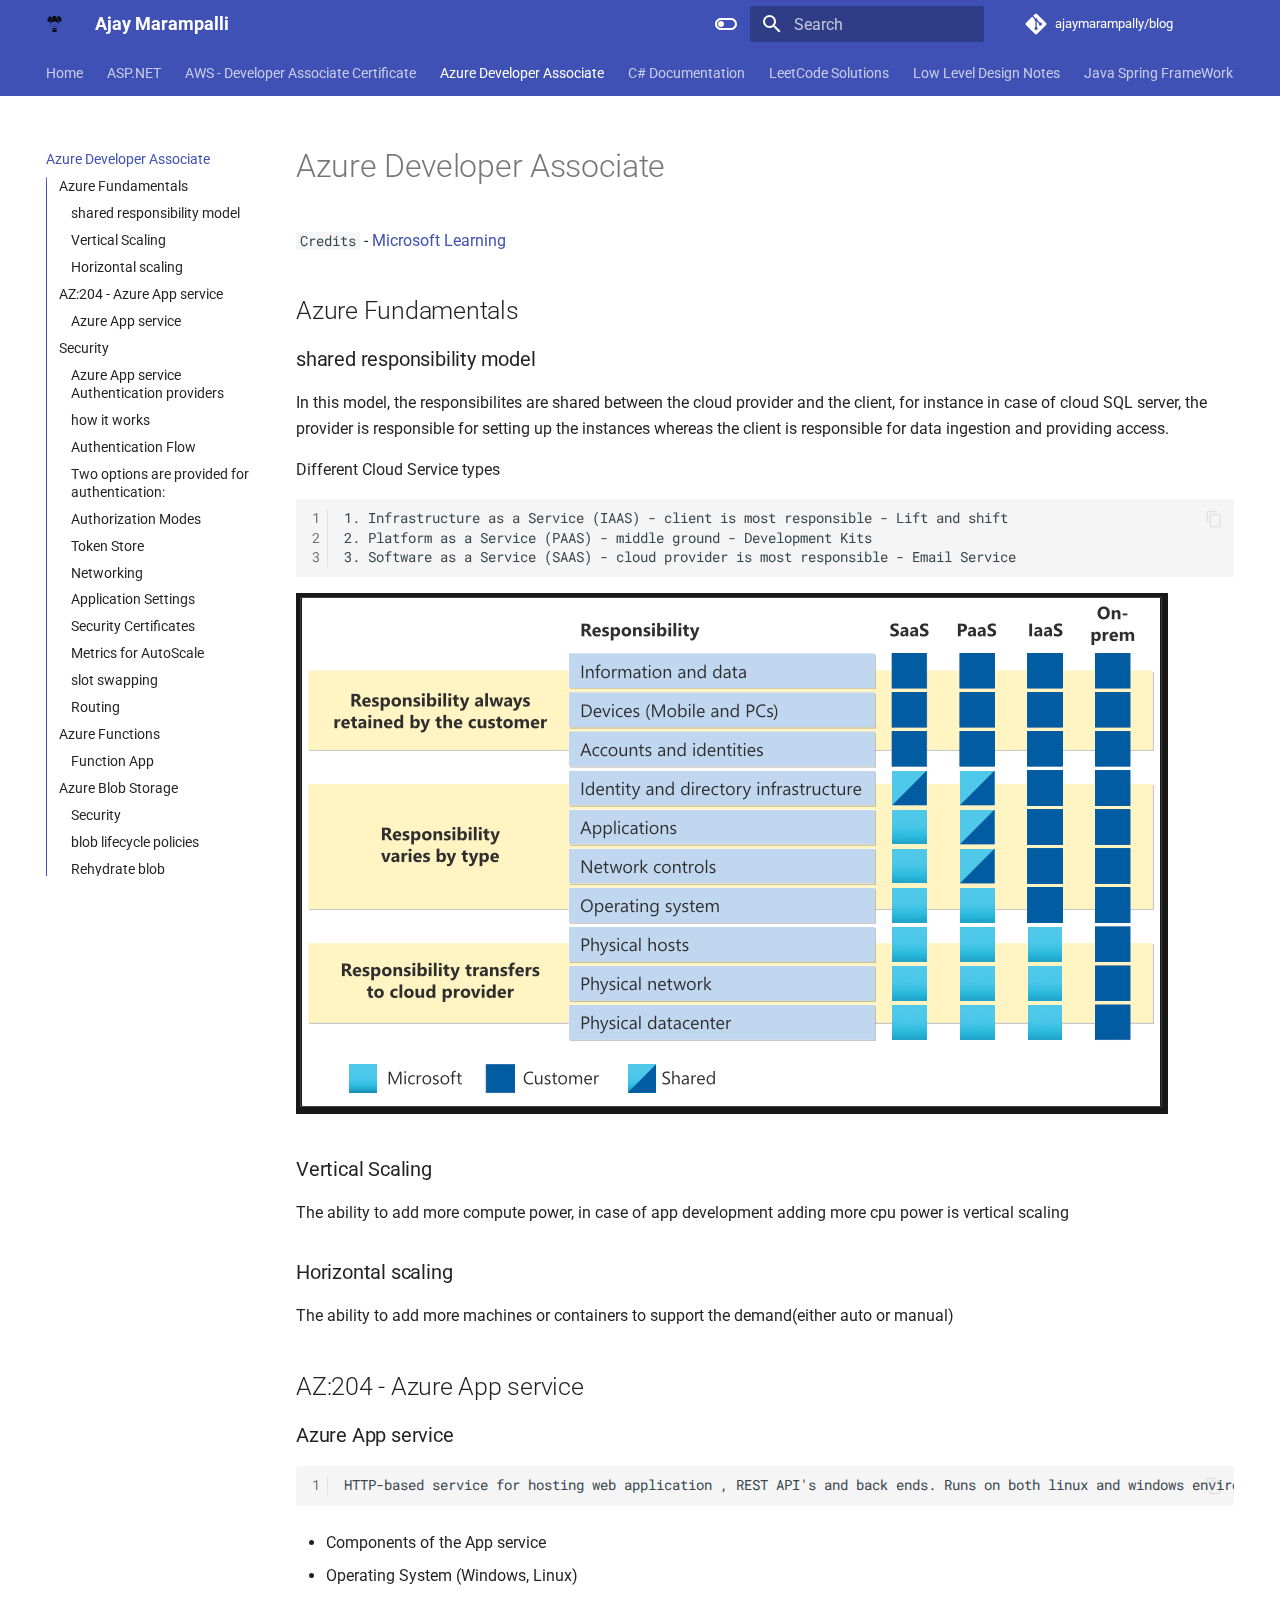
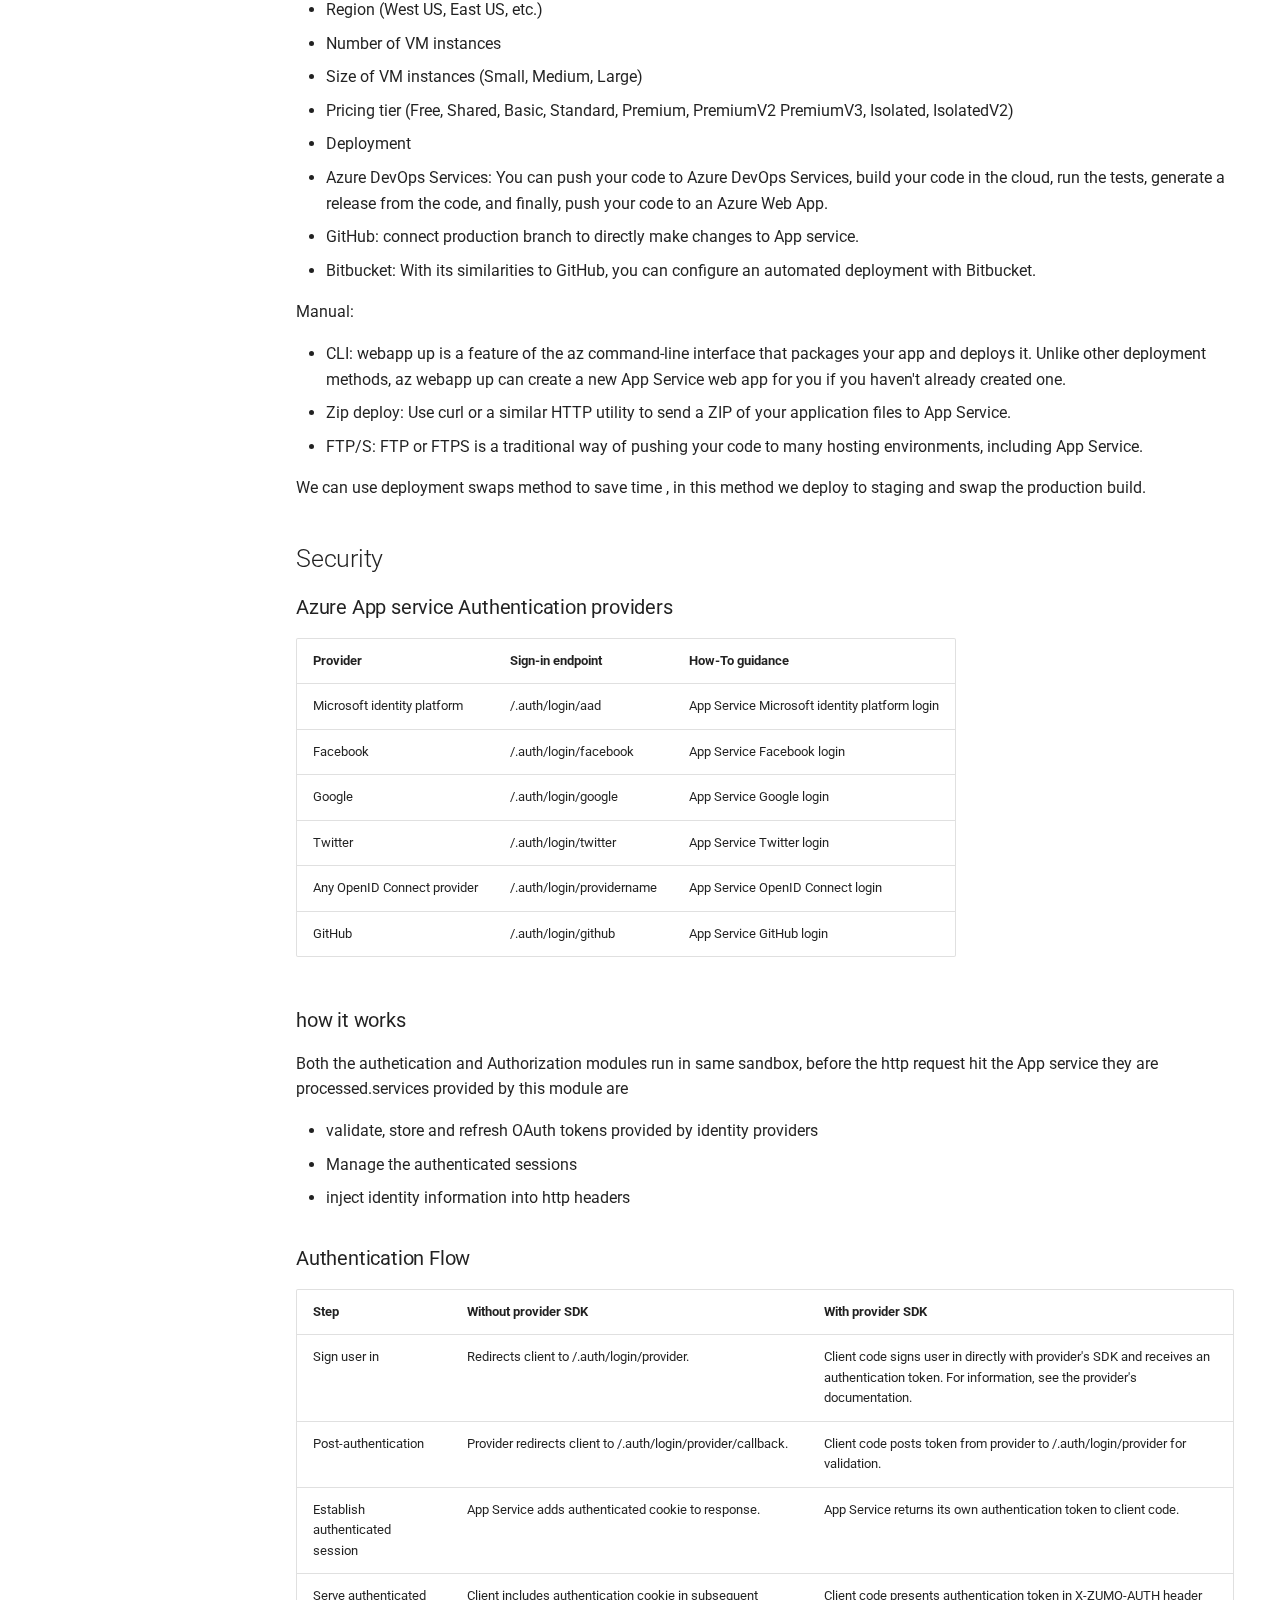
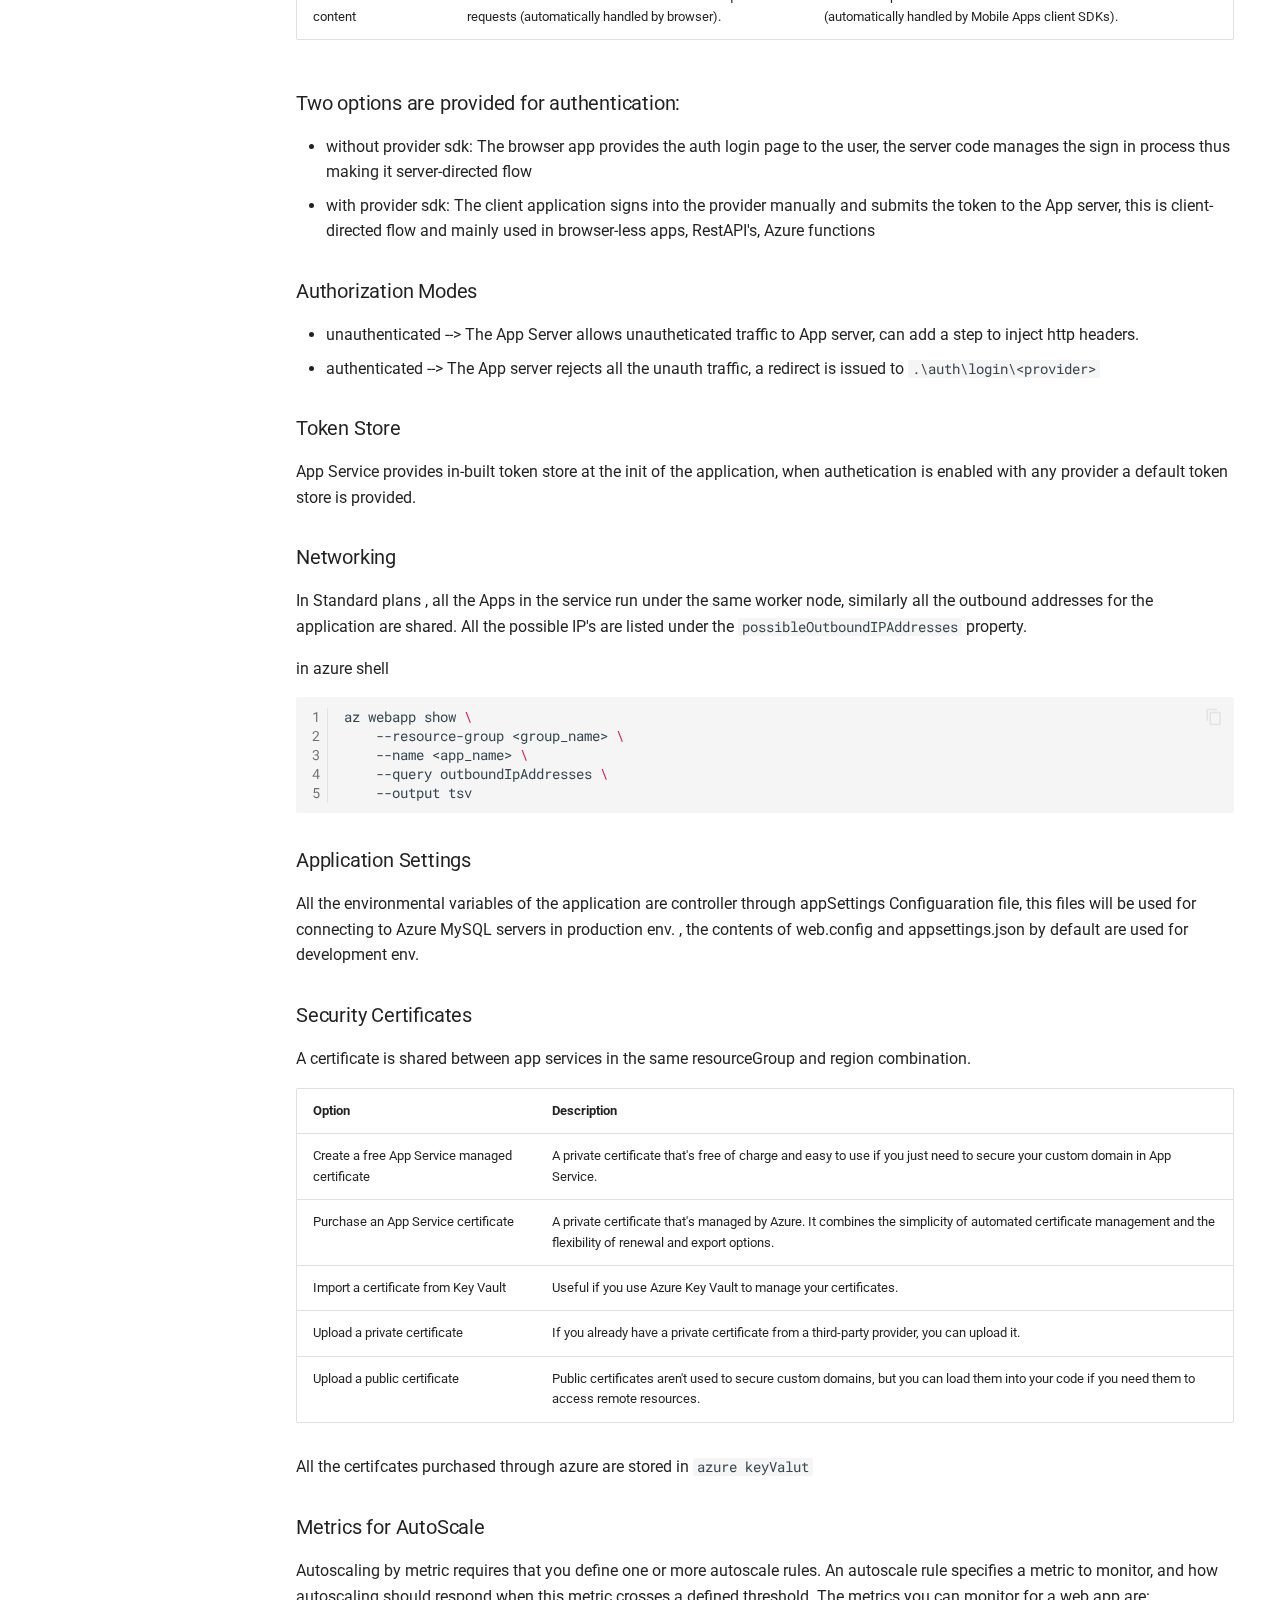
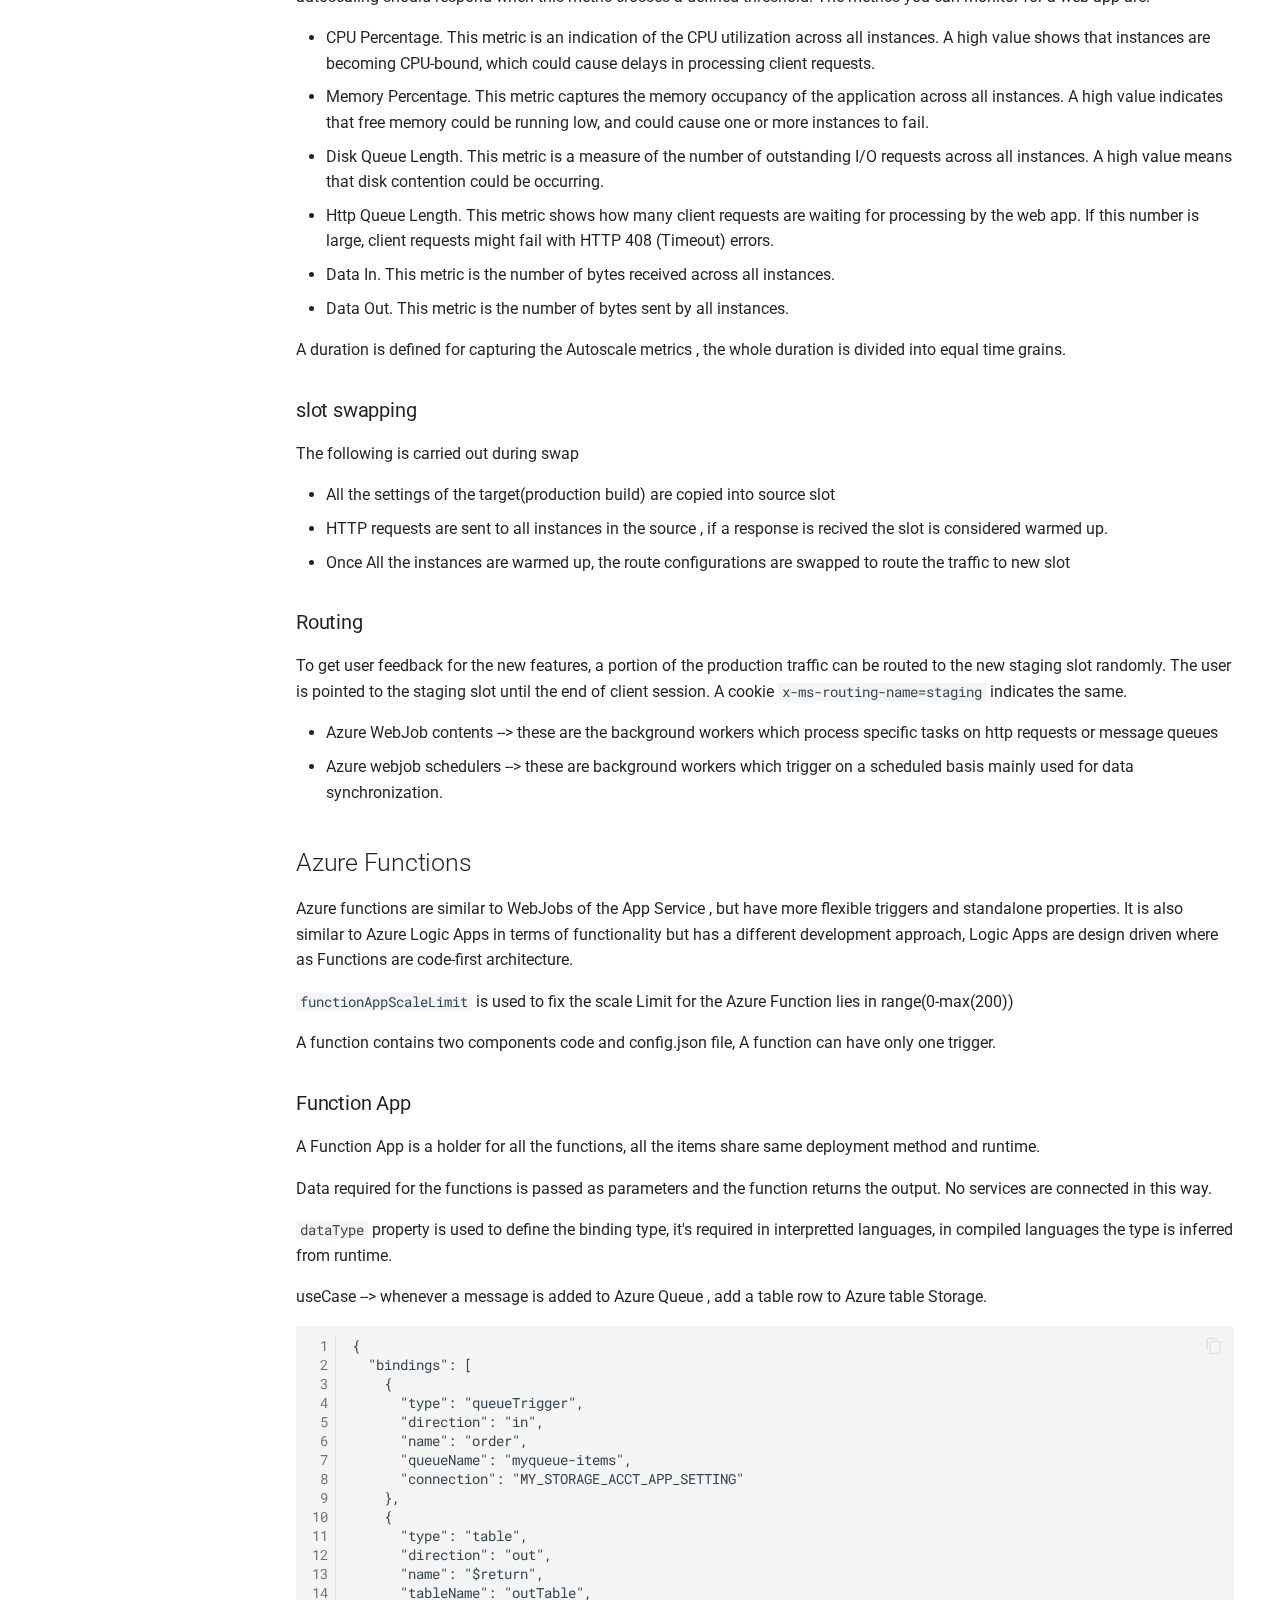
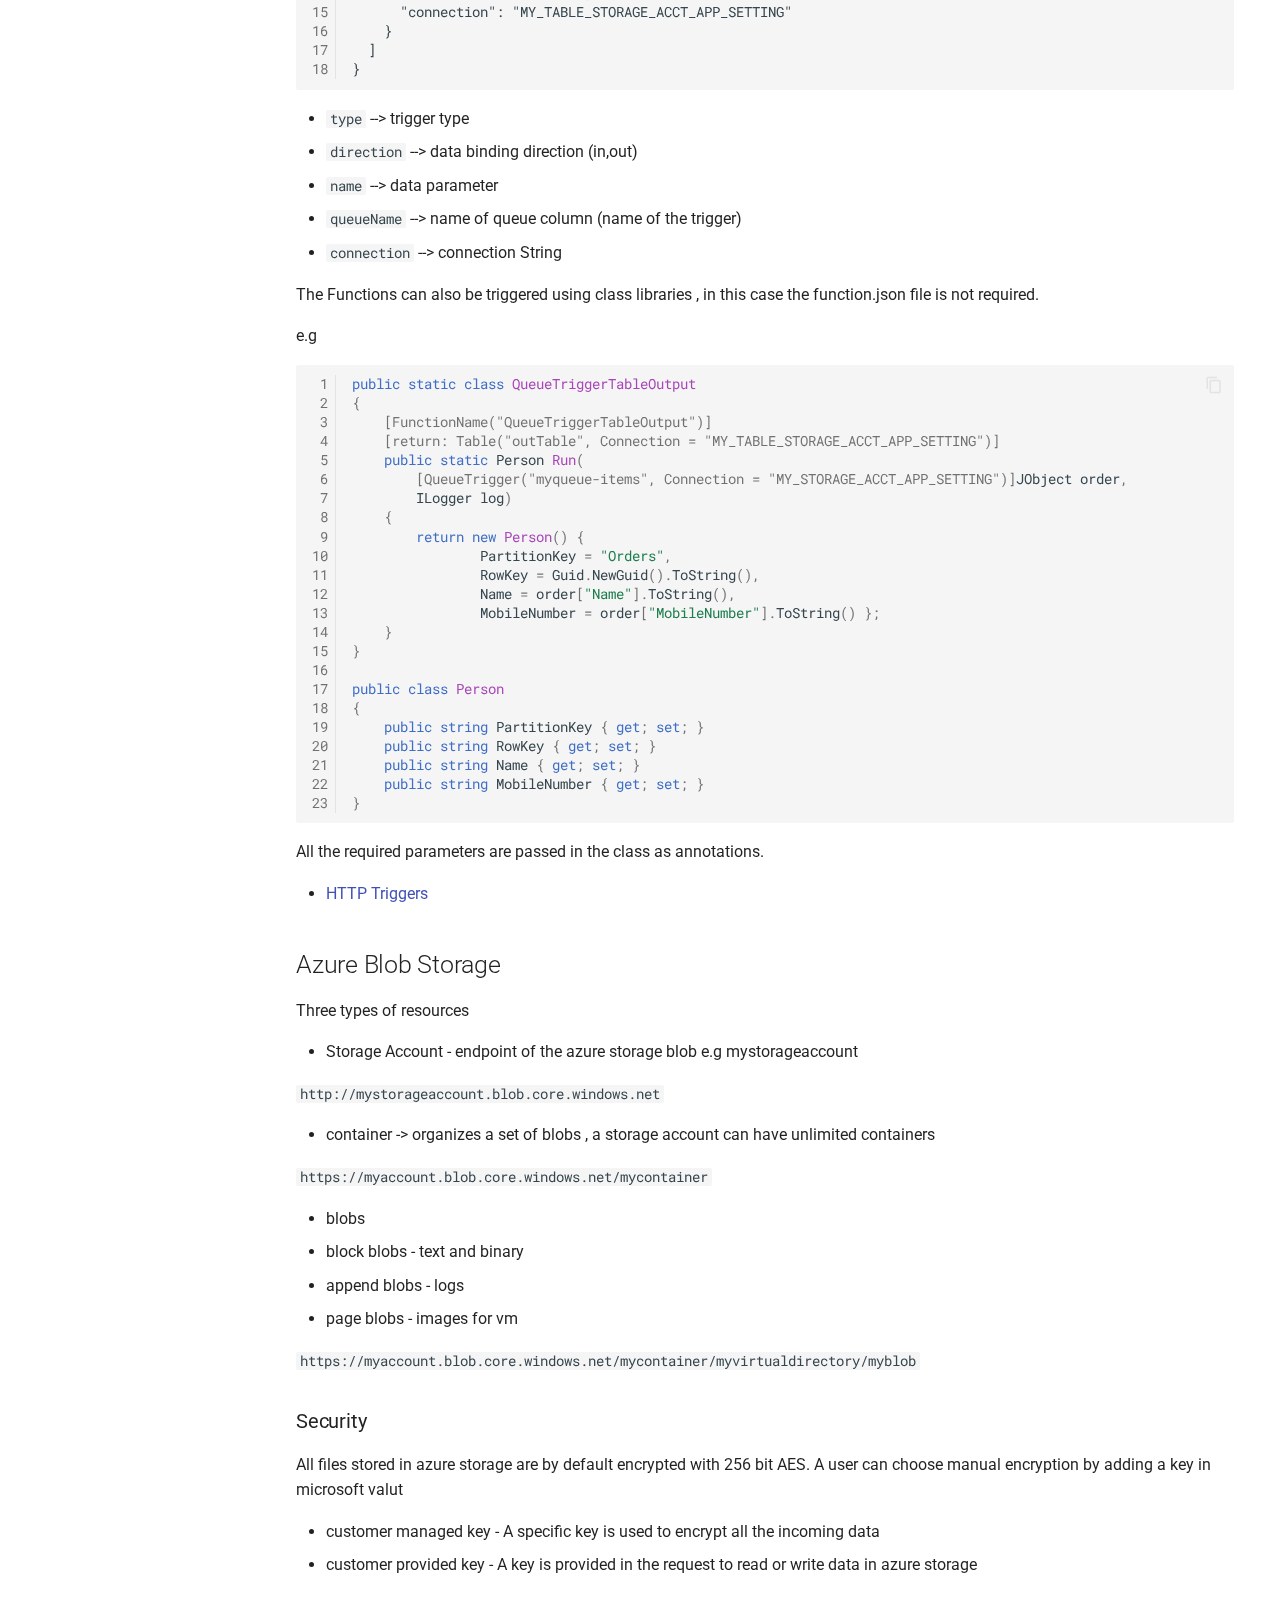
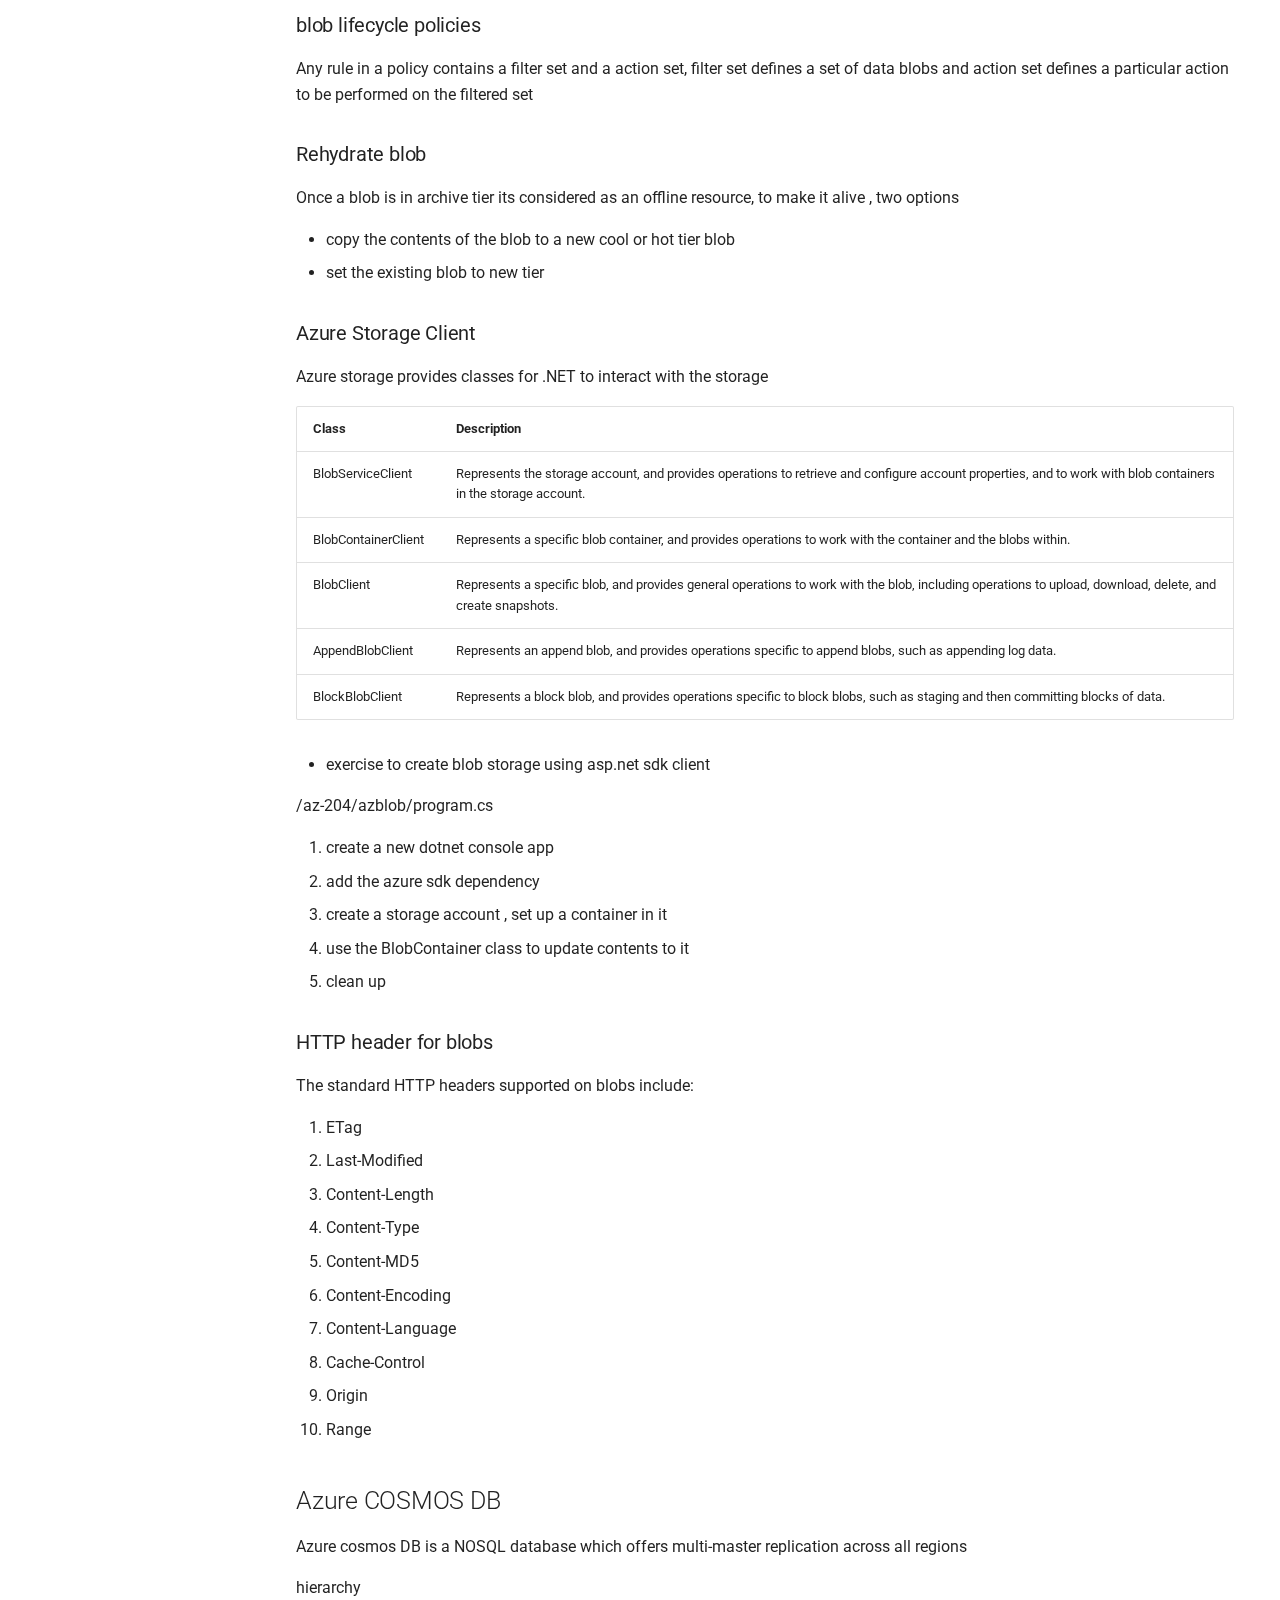
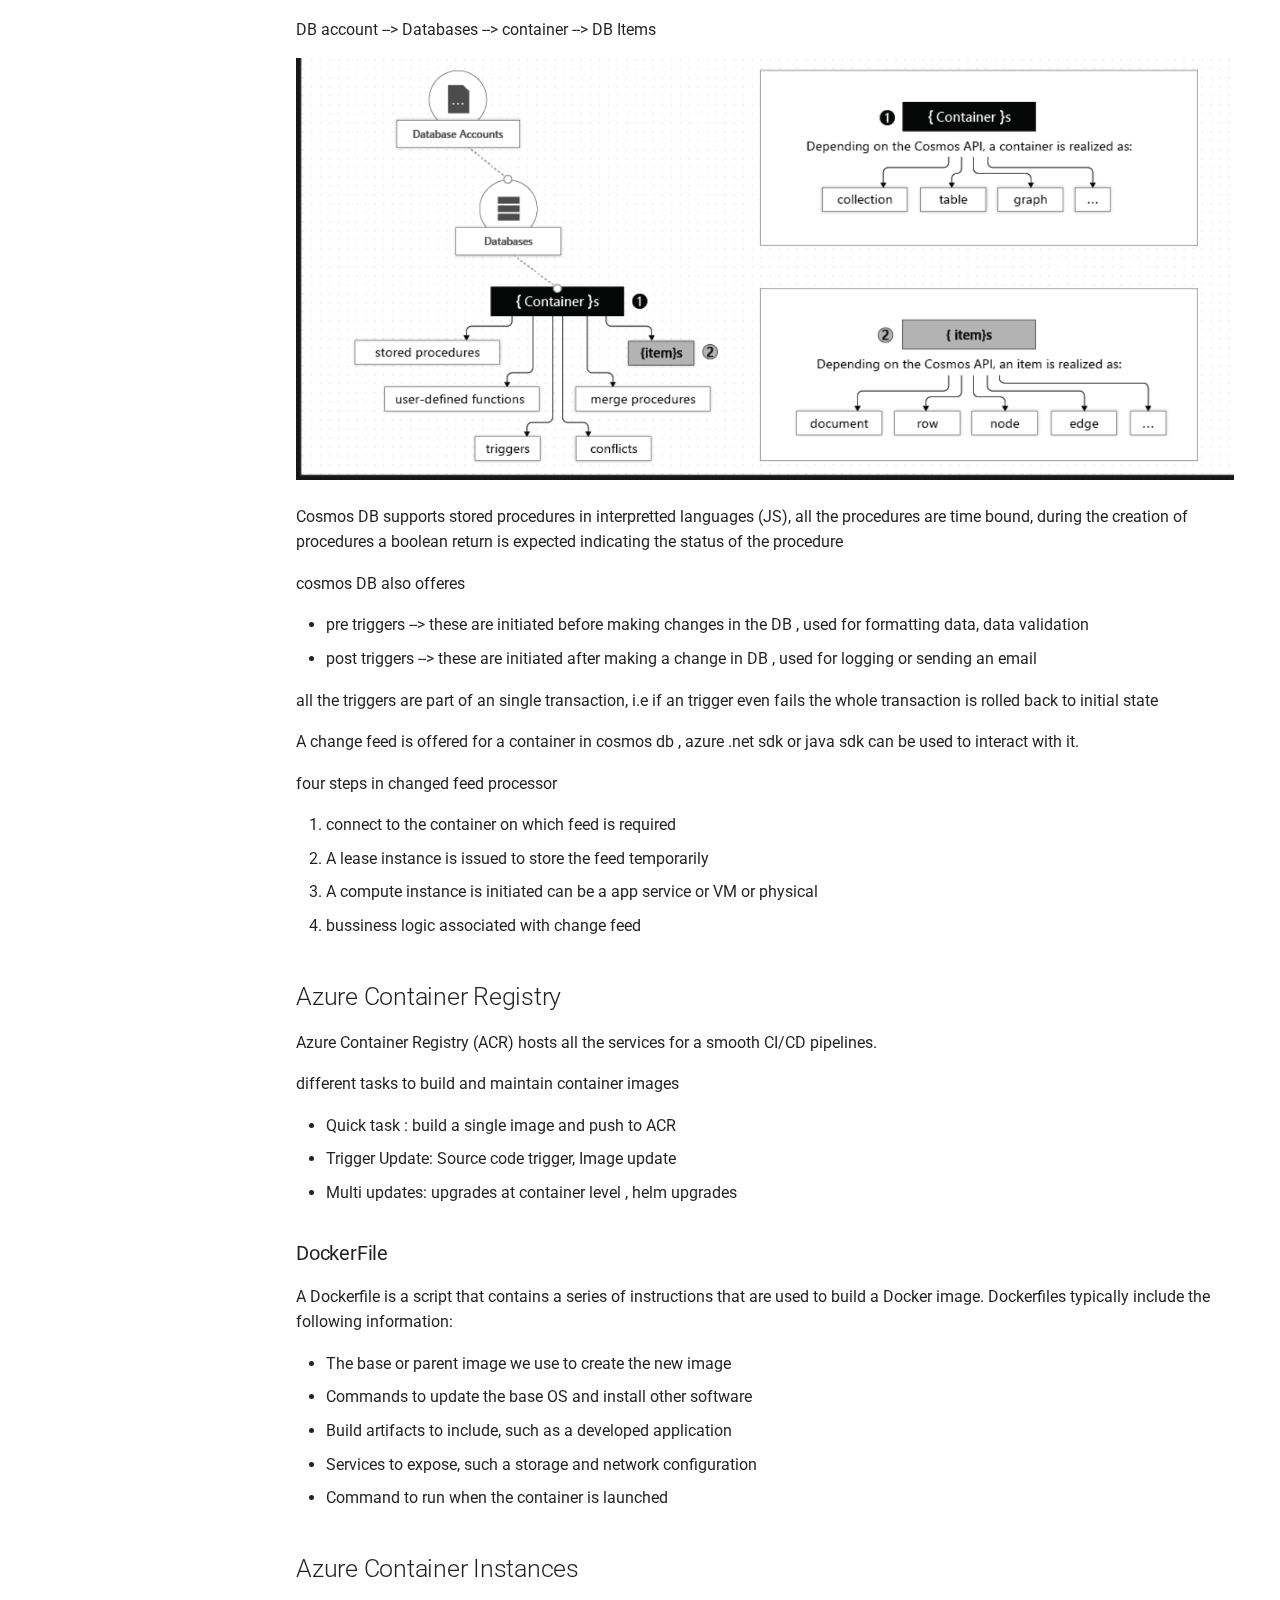
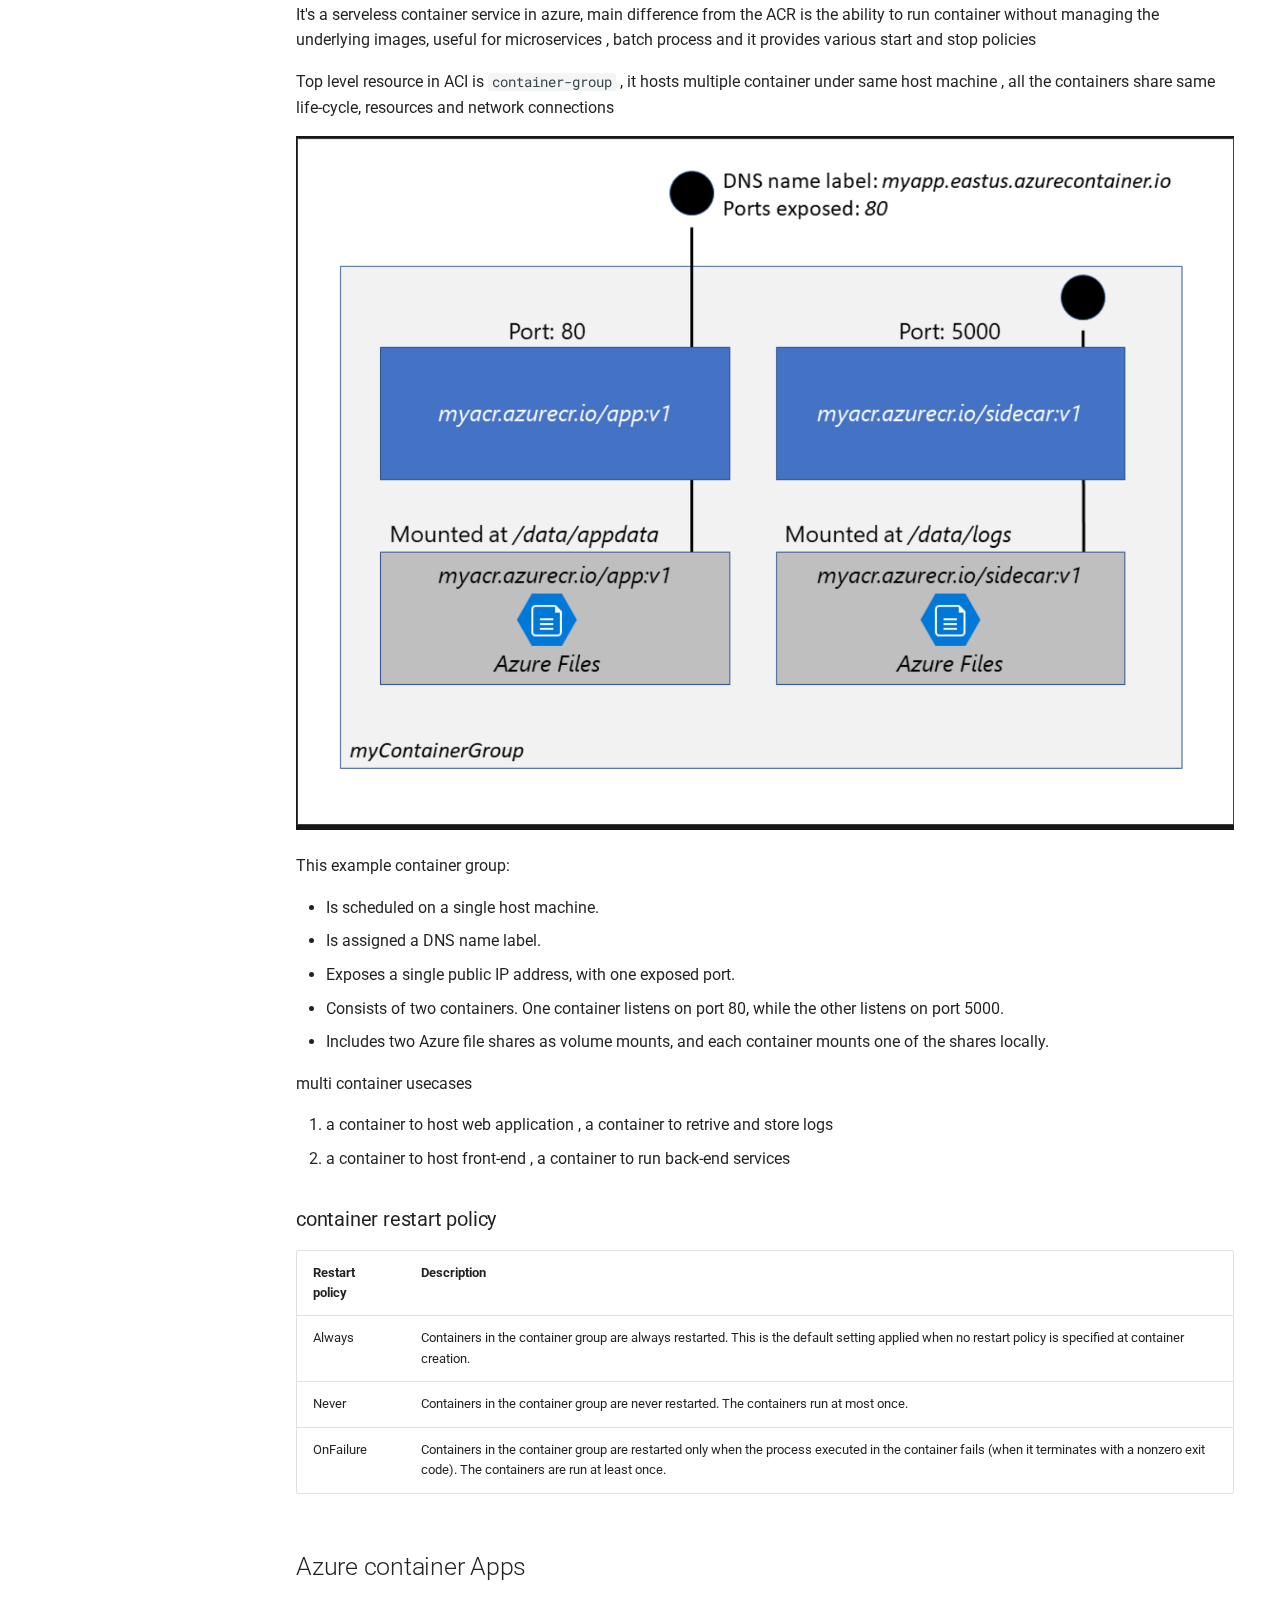
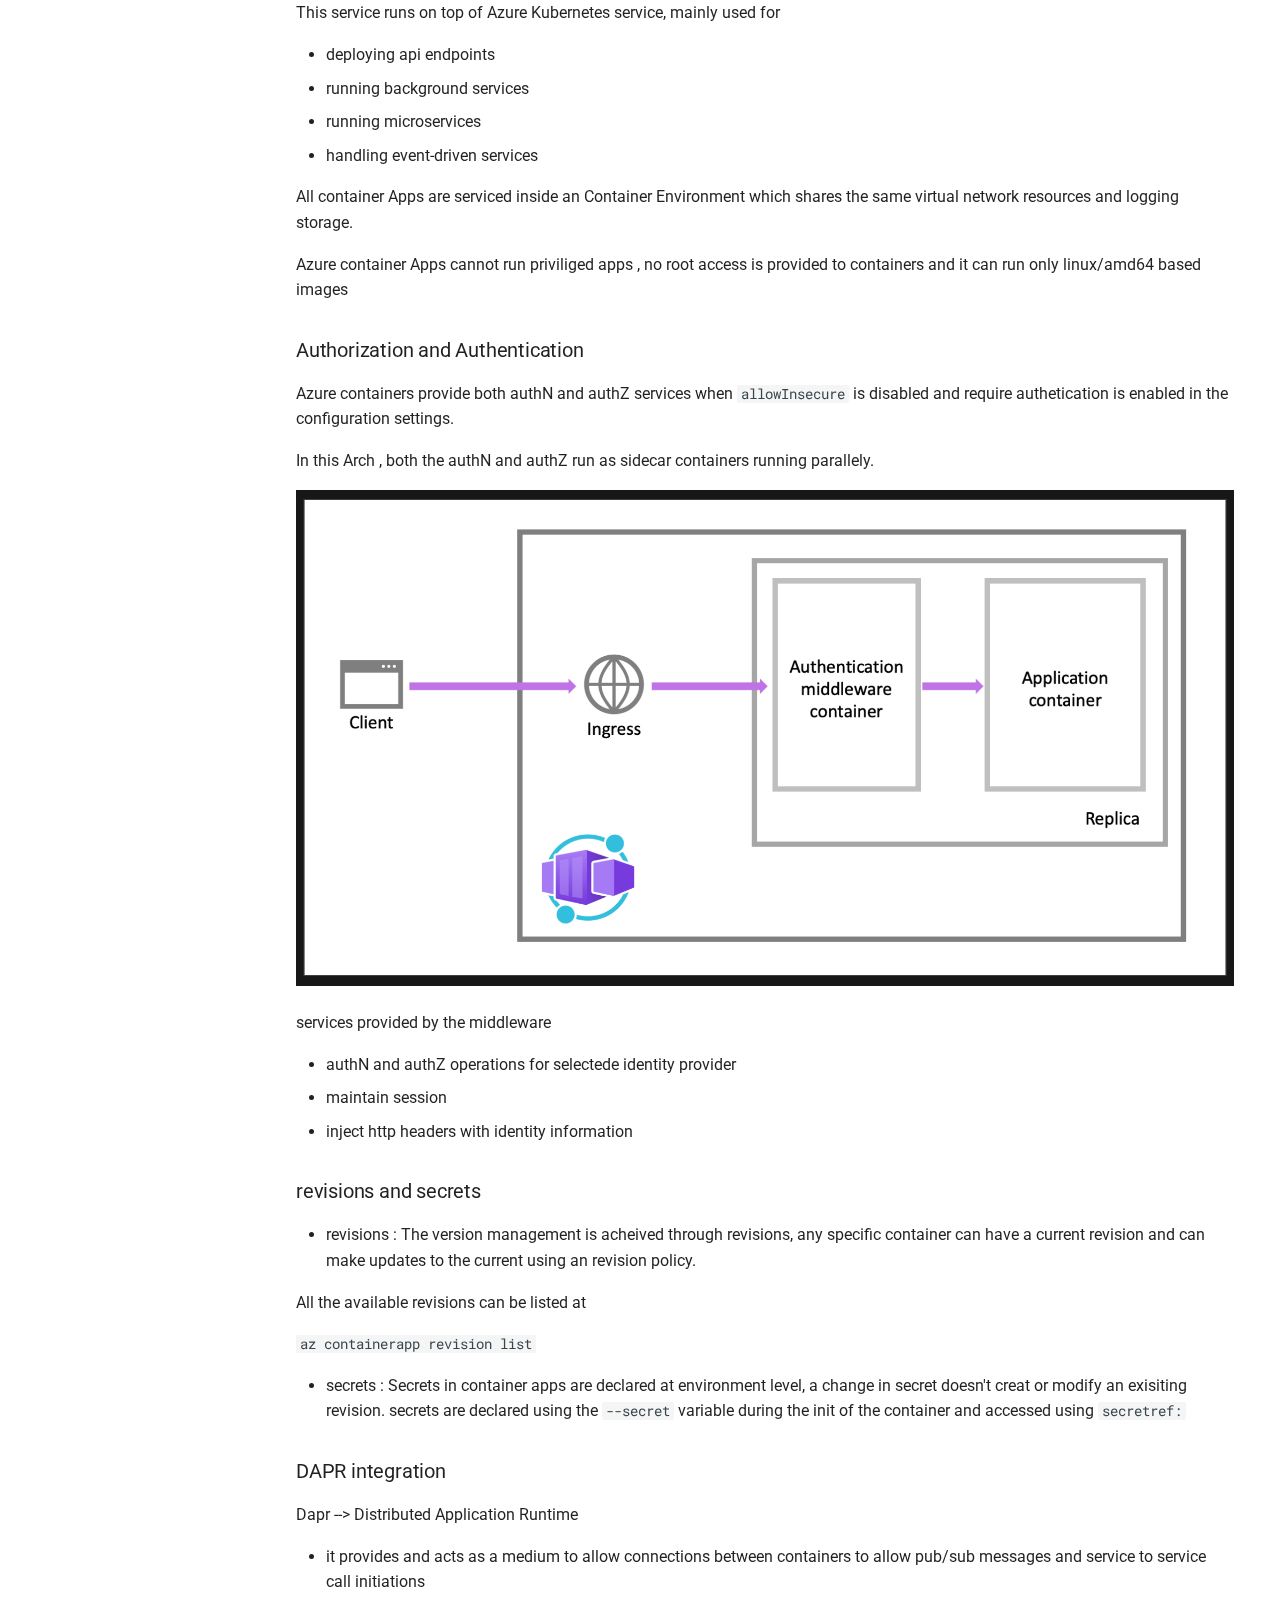
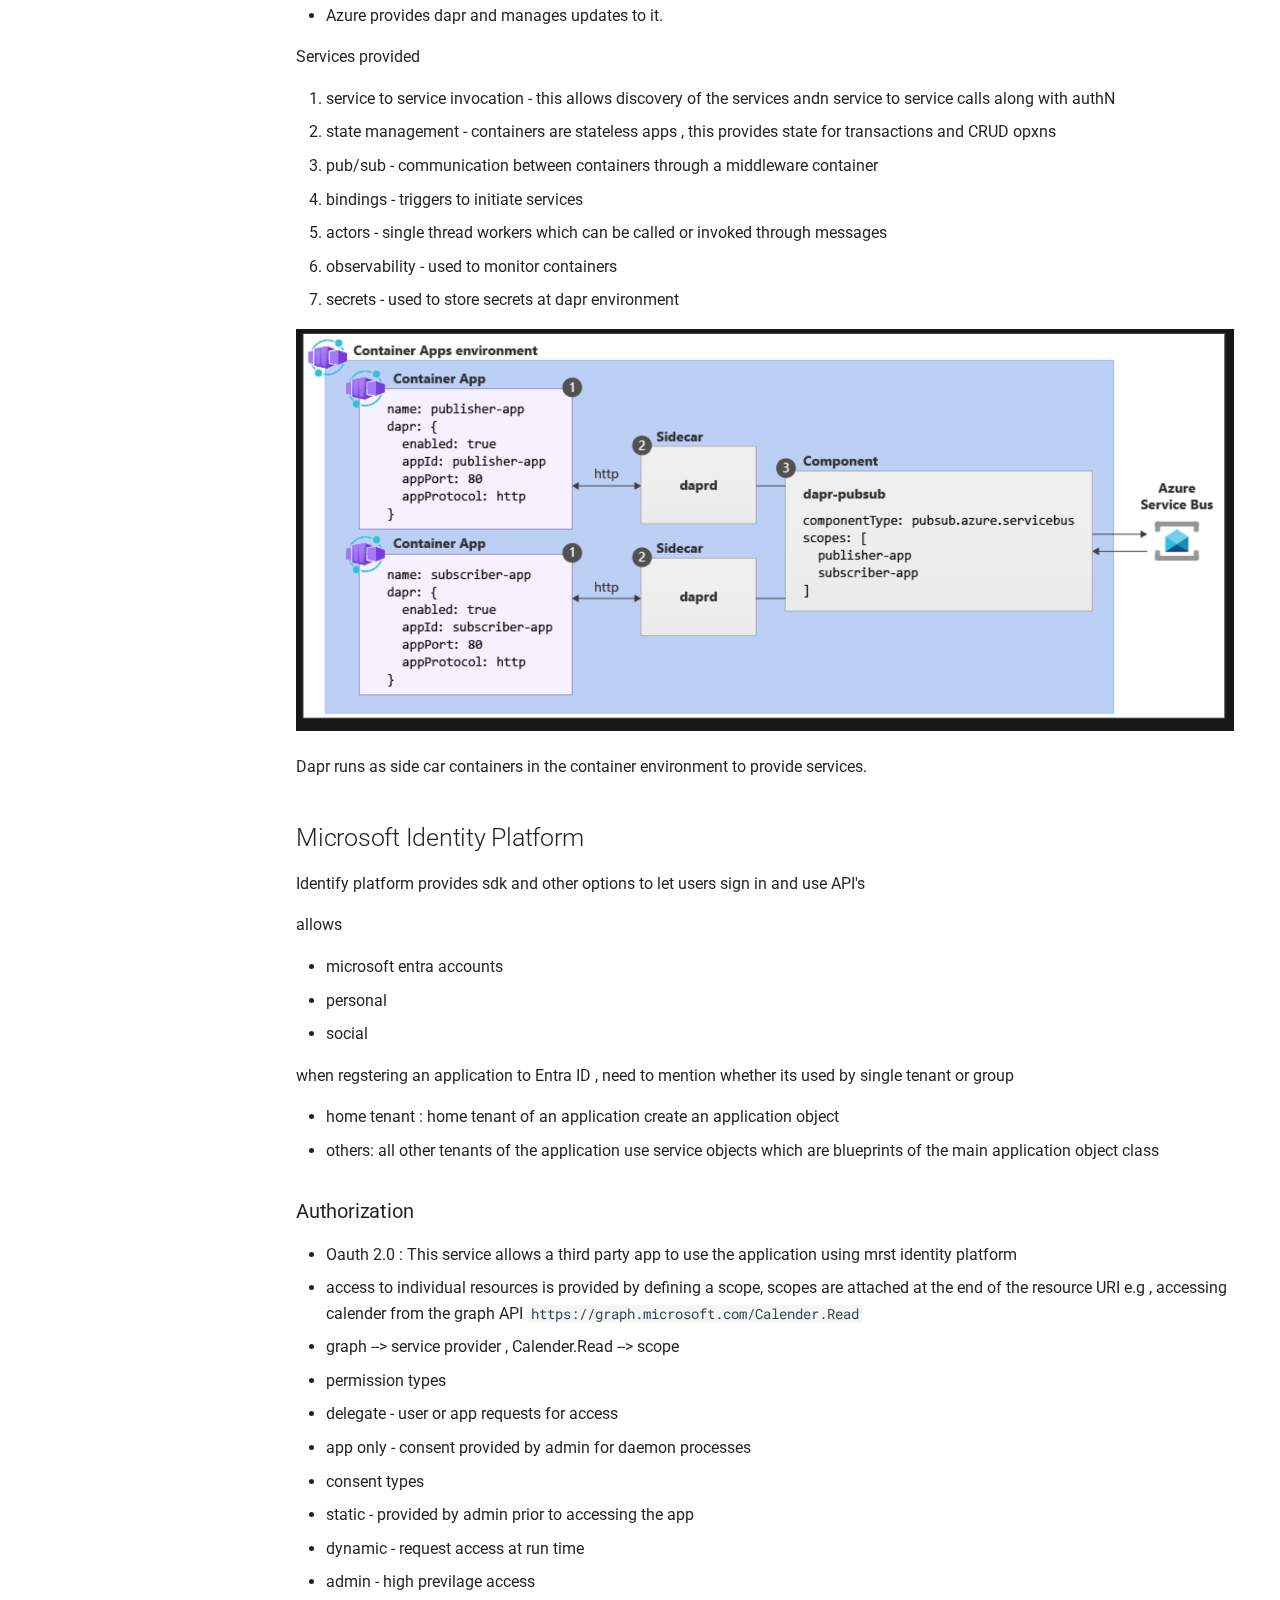
<file: AzureDev/index.html>
<!doctype html>
<html lang="en" class="no-js">
  <head>
    
      <meta charset="utf-8">
      <meta name="viewport" content="width=device-width,initial-scale=1">
      
      
      
        <link rel="canonical" href="https://ajaymarampally.github.io/blog/AzureDev/">
      
      
        <link rel="prev" href="../AWS/">
      
      
        <link rel="next" href="../C%23/">
      
      
      <link rel="icon" href="../assets/images/favicon.png">
      <meta name="generator" content="mkdocs-1.6.1, mkdocs-material-9.6.7">
    
    
      
        <title>Azure Developer Associate - Ajay Marampalli</title>
      
    
    
      <link rel="stylesheet" href="../assets/stylesheets/main.8608ea7d.min.css">
      
        
        <link rel="stylesheet" href="../assets/stylesheets/palette.06af60db.min.css">
      
      


    
    
      
    
    
      
        
        
        <link rel="preconnect" href="https://fonts.gstatic.com" crossorigin>
        <link rel="stylesheet" href="https://fonts.googleapis.com/css?family=Roboto:300,300i,400,400i,700,700i%7CRoboto+Mono:400,400i,700,700i&display=fallback">
        <style>:root{--md-text-font:"Roboto";--md-code-font:"Roboto Mono"}</style>
      
    
    
    <script>__md_scope=new URL("..",location),__md_hash=e=>[...e].reduce(((e,_)=>(e<<5)-e+_.charCodeAt(0)),0),__md_get=(e,_=localStorage,t=__md_scope)=>JSON.parse(_.getItem(t.pathname+"."+e)),__md_set=(e,_,t=localStorage,a=__md_scope)=>{try{t.setItem(a.pathname+"."+e,JSON.stringify(_))}catch(e){}}</script>
    
      
  


  
  

<script id="__analytics">function __md_analytics(){function e(){dataLayer.push(arguments)}window.dataLayer=window.dataLayer||[],e("js",new Date),e("config","G-CS24T0932L"),document.addEventListener("DOMContentLoaded",(function(){document.forms.search&&document.forms.search.query.addEventListener("blur",(function(){this.value&&e("event","search",{search_term:this.value})}));document$.subscribe((function(){var t=document.forms.feedback;if(void 0!==t)for(var a of t.querySelectorAll("[type=submit]"))a.addEventListener("click",(function(a){a.preventDefault();var n=document.location.pathname,d=this.getAttribute("data-md-value");e("event","feedback",{page:n,data:d}),t.firstElementChild.disabled=!0;var r=t.querySelector(".md-feedback__note [data-md-value='"+d+"']");r&&(r.hidden=!1)})),t.hidden=!1})),location$.subscribe((function(t){e("config","G-CS24T0932L",{page_path:t.pathname})}))}));var t=document.createElement("script");t.async=!0,t.src="https://www.googletagmanager.com/gtag/js?id=G-CS24T0932L",document.getElementById("__analytics").insertAdjacentElement("afterEnd",t)}</script>
  
    <script>"undefined"!=typeof __md_analytics&&__md_analytics()</script>
  

    
    
    
  </head>
  
  
    
    
      
    
    
    
    
    <body dir="ltr" data-md-color-scheme="default" data-md-color-primary="indigo" data-md-color-accent="purple">
  
    
    <input class="md-toggle" data-md-toggle="drawer" type="checkbox" id="__drawer" autocomplete="off">
    <input class="md-toggle" data-md-toggle="search" type="checkbox" id="__search" autocomplete="off">
    <label class="md-overlay" for="__drawer"></label>
    <div data-md-component="skip">
      
        
        <a href="#azure-developer-associate" class="md-skip">
          Skip to content
        </a>
      
    </div>
    <div data-md-component="announce">
      
    </div>
    
    
      

<header class="md-header" data-md-component="header">
  <nav class="md-header__inner md-grid" aria-label="Header">
    <a href=".." title="Ajay Marampalli" class="md-header__button md-logo" aria-label="Ajay Marampalli" data-md-component="logo">
      
  <img src="../images/logo.png" alt="logo">

    </a>
    <label class="md-header__button md-icon" for="__drawer">
      
      <svg xmlns="http://www.w3.org/2000/svg" viewBox="0 0 24 24"><path d="M3 6h18v2H3zm0 5h18v2H3zm0 5h18v2H3z"/></svg>
    </label>
    <div class="md-header__title" data-md-component="header-title">
      <div class="md-header__ellipsis">
        <div class="md-header__topic">
          <span class="md-ellipsis">
            Ajay Marampalli
          </span>
        </div>
        <div class="md-header__topic" data-md-component="header-topic">
          <span class="md-ellipsis">
            
              Azure Developer Associate
            
          </span>
        </div>
      </div>
    </div>
    
      
        <form class="md-header__option" data-md-component="palette">
  
    
    
    
    <input class="md-option" data-md-color-media="" data-md-color-scheme="default" data-md-color-primary="indigo" data-md-color-accent="purple"  aria-label="Switch to dark mode"  type="radio" name="__palette" id="__palette_0">
    
      <label class="md-header__button md-icon" title="Switch to dark mode" for="__palette_1" hidden>
        <svg xmlns="http://www.w3.org/2000/svg" viewBox="0 0 24 24"><path d="M17 6H7c-3.31 0-6 2.69-6 6s2.69 6 6 6h10c3.31 0 6-2.69 6-6s-2.69-6-6-6m0 10H7c-2.21 0-4-1.79-4-4s1.79-4 4-4h10c2.21 0 4 1.79 4 4s-1.79 4-4 4M7 9c-1.66 0-3 1.34-3 3s1.34 3 3 3 3-1.34 3-3-1.34-3-3-3"/></svg>
      </label>
    
  
    
    
    
    <input class="md-option" data-md-color-media="" data-md-color-scheme="slate" data-md-color-primary="indigo" data-md-color-accent="lime"  aria-label="Switch to light mode"  type="radio" name="__palette" id="__palette_1">
    
      <label class="md-header__button md-icon" title="Switch to light mode" for="__palette_0" hidden>
        <svg xmlns="http://www.w3.org/2000/svg" viewBox="0 0 24 24"><path d="M17 7H7a5 5 0 0 0-5 5 5 5 0 0 0 5 5h10a5 5 0 0 0 5-5 5 5 0 0 0-5-5m0 8a3 3 0 0 1-3-3 3 3 0 0 1 3-3 3 3 0 0 1 3 3 3 3 0 0 1-3 3"/></svg>
      </label>
    
  
</form>
      
    
    
      <script>var palette=__md_get("__palette");if(palette&&palette.color){if("(prefers-color-scheme)"===palette.color.media){var media=matchMedia("(prefers-color-scheme: light)"),input=document.querySelector(media.matches?"[data-md-color-media='(prefers-color-scheme: light)']":"[data-md-color-media='(prefers-color-scheme: dark)']");palette.color.media=input.getAttribute("data-md-color-media"),palette.color.scheme=input.getAttribute("data-md-color-scheme"),palette.color.primary=input.getAttribute("data-md-color-primary"),palette.color.accent=input.getAttribute("data-md-color-accent")}for(var[key,value]of Object.entries(palette.color))document.body.setAttribute("data-md-color-"+key,value)}</script>
    
    
    
      <label class="md-header__button md-icon" for="__search">
        
        <svg xmlns="http://www.w3.org/2000/svg" viewBox="0 0 24 24"><path d="M9.5 3A6.5 6.5 0 0 1 16 9.5c0 1.61-.59 3.09-1.56 4.23l.27.27h.79l5 5-1.5 1.5-5-5v-.79l-.27-.27A6.52 6.52 0 0 1 9.5 16 6.5 6.5 0 0 1 3 9.5 6.5 6.5 0 0 1 9.5 3m0 2C7 5 5 7 5 9.5S7 14 9.5 14 14 12 14 9.5 12 5 9.5 5"/></svg>
      </label>
      <div class="md-search" data-md-component="search" role="dialog">
  <label class="md-search__overlay" for="__search"></label>
  <div class="md-search__inner" role="search">
    <form class="md-search__form" name="search">
      <input type="text" class="md-search__input" name="query" aria-label="Search" placeholder="Search" autocapitalize="off" autocorrect="off" autocomplete="off" spellcheck="false" data-md-component="search-query" required>
      <label class="md-search__icon md-icon" for="__search">
        
        <svg xmlns="http://www.w3.org/2000/svg" viewBox="0 0 24 24"><path d="M9.5 3A6.5 6.5 0 0 1 16 9.5c0 1.61-.59 3.09-1.56 4.23l.27.27h.79l5 5-1.5 1.5-5-5v-.79l-.27-.27A6.52 6.52 0 0 1 9.5 16 6.5 6.5 0 0 1 3 9.5 6.5 6.5 0 0 1 9.5 3m0 2C7 5 5 7 5 9.5S7 14 9.5 14 14 12 14 9.5 12 5 9.5 5"/></svg>
        
        <svg xmlns="http://www.w3.org/2000/svg" viewBox="0 0 24 24"><path d="M20 11v2H8l5.5 5.5-1.42 1.42L4.16 12l7.92-7.92L13.5 5.5 8 11z"/></svg>
      </label>
      <nav class="md-search__options" aria-label="Search">
        
        <button type="reset" class="md-search__icon md-icon" title="Clear" aria-label="Clear" tabindex="-1">
          
          <svg xmlns="http://www.w3.org/2000/svg" viewBox="0 0 24 24"><path d="M19 6.41 17.59 5 12 10.59 6.41 5 5 6.41 10.59 12 5 17.59 6.41 19 12 13.41 17.59 19 19 17.59 13.41 12z"/></svg>
        </button>
      </nav>
      
        <div class="md-search__suggest" data-md-component="search-suggest"></div>
      
    </form>
    <div class="md-search__output">
      <div class="md-search__scrollwrap" tabindex="0" data-md-scrollfix>
        <div class="md-search-result" data-md-component="search-result">
          <div class="md-search-result__meta">
            Initializing search
          </div>
          <ol class="md-search-result__list" role="presentation"></ol>
        </div>
      </div>
    </div>
  </div>
</div>
    
    
      <div class="md-header__source">
        <a href="https://github.com/ajaymarampally/blog" title="Go to repository" class="md-source" data-md-component="source">
  <div class="md-source__icon md-icon">
    
    <svg xmlns="http://www.w3.org/2000/svg" viewBox="0 0 448 512"><!--! Font Awesome Free 6.7.2 by @fontawesome - https://fontawesome.com License - https://fontawesome.com/license/free (Icons: CC BY 4.0, Fonts: SIL OFL 1.1, Code: MIT License) Copyright 2024 Fonticons, Inc.--><path d="M439.55 236.05 244 40.45a28.87 28.87 0 0 0-40.81 0l-40.66 40.63 51.52 51.52c27.06-9.14 52.68 16.77 43.39 43.68l49.66 49.66c34.23-11.8 61.18 31 35.47 56.69-26.49 26.49-70.21-2.87-56-37.34L240.22 199v121.85c25.3 12.54 22.26 41.85 9.08 55a34.34 34.34 0 0 1-48.55 0c-17.57-17.6-11.07-46.91 11.25-56v-123c-20.8-8.51-24.6-30.74-18.64-45L142.57 101 8.45 235.14a28.86 28.86 0 0 0 0 40.81l195.61 195.6a28.86 28.86 0 0 0 40.8 0l194.69-194.69a28.86 28.86 0 0 0 0-40.81"/></svg>
  </div>
  <div class="md-source__repository">
    ajaymarampally/blog
  </div>
</a>
      </div>
    
  </nav>
  
</header>
    
    <div class="md-container" data-md-component="container">
      
      
        
          
            
<nav class="md-tabs" aria-label="Tabs" data-md-component="tabs">
  <div class="md-grid">
    <ul class="md-tabs__list">
      
        
  
  
  
    <li class="md-tabs__item">
      <a href=".." class="md-tabs__link">
        
  
    
  
  Home

      </a>
    </li>
  

      
        
  
  
  
    <li class="md-tabs__item">
      <a href="../ASP.NET/" class="md-tabs__link">
        
  
    
  
  ASP.NET

      </a>
    </li>
  

      
        
  
  
  
    <li class="md-tabs__item">
      <a href="../AWS/" class="md-tabs__link">
        
  
    
  
  AWS - Developer Associate Certificate

      </a>
    </li>
  

      
        
  
  
    
  
  
    <li class="md-tabs__item md-tabs__item--active">
      <a href="./" class="md-tabs__link">
        
  
    
  
  Azure Developer Associate

      </a>
    </li>
  

      
        
  
  
  
    <li class="md-tabs__item">
      <a href="../C%23/" class="md-tabs__link">
        
  
    
  
  C# Documentation

      </a>
    </li>
  

      
        
  
  
  
    <li class="md-tabs__item">
      <a href="../LeetCode/" class="md-tabs__link">
        
  
    
  
  LeetCode Solutions

      </a>
    </li>
  

      
        
  
  
  
    <li class="md-tabs__item">
      <a href="../lld/" class="md-tabs__link">
        
  
    
  
  Low Level Design Notes

      </a>
    </li>
  

      
        
  
  
  
    <li class="md-tabs__item">
      <a href="../spring/" class="md-tabs__link">
        
  
    
  
  Java Spring FrameWork

      </a>
    </li>
  

      
    </ul>
  </div>
</nav>
          
        
      
      <main class="md-main" data-md-component="main">
        <div class="md-main__inner md-grid">
          
            
              
              <div class="md-sidebar md-sidebar--primary" data-md-component="sidebar" data-md-type="navigation" >
                <div class="md-sidebar__scrollwrap">
                  <div class="md-sidebar__inner">
                    


  


  

<nav class="md-nav md-nav--primary md-nav--lifted md-nav--integrated" aria-label="Navigation" data-md-level="0">
  <label class="md-nav__title" for="__drawer">
    <a href=".." title="Ajay Marampalli" class="md-nav__button md-logo" aria-label="Ajay Marampalli" data-md-component="logo">
      
  <img src="../images/logo.png" alt="logo">

    </a>
    Ajay Marampalli
  </label>
  
    <div class="md-nav__source">
      <a href="https://github.com/ajaymarampally/blog" title="Go to repository" class="md-source" data-md-component="source">
  <div class="md-source__icon md-icon">
    
    <svg xmlns="http://www.w3.org/2000/svg" viewBox="0 0 448 512"><!--! Font Awesome Free 6.7.2 by @fontawesome - https://fontawesome.com License - https://fontawesome.com/license/free (Icons: CC BY 4.0, Fonts: SIL OFL 1.1, Code: MIT License) Copyright 2024 Fonticons, Inc.--><path d="M439.55 236.05 244 40.45a28.87 28.87 0 0 0-40.81 0l-40.66 40.63 51.52 51.52c27.06-9.14 52.68 16.77 43.39 43.68l49.66 49.66c34.23-11.8 61.18 31 35.47 56.69-26.49 26.49-70.21-2.87-56-37.34L240.22 199v121.85c25.3 12.54 22.26 41.85 9.08 55a34.34 34.34 0 0 1-48.55 0c-17.57-17.6-11.07-46.91 11.25-56v-123c-20.8-8.51-24.6-30.74-18.64-45L142.57 101 8.45 235.14a28.86 28.86 0 0 0 0 40.81l195.61 195.6a28.86 28.86 0 0 0 40.8 0l194.69-194.69a28.86 28.86 0 0 0 0-40.81"/></svg>
  </div>
  <div class="md-source__repository">
    ajaymarampally/blog
  </div>
</a>
    </div>
  
  <ul class="md-nav__list" data-md-scrollfix>
    
      
      
  
  
  
  
    <li class="md-nav__item">
      <a href=".." class="md-nav__link">
        
  
  <span class="md-ellipsis">
    Home
    
  </span>
  

      </a>
    </li>
  

    
      
      
  
  
  
  
    <li class="md-nav__item">
      <a href="../ASP.NET/" class="md-nav__link">
        
  
  <span class="md-ellipsis">
    ASP.NET
    
  </span>
  

      </a>
    </li>
  

    
      
      
  
  
  
  
    <li class="md-nav__item">
      <a href="../AWS/" class="md-nav__link">
        
  
  <span class="md-ellipsis">
    AWS - Developer Associate Certificate
    
  </span>
  

      </a>
    </li>
  

    
      
      
  
  
    
  
  
  
    <li class="md-nav__item md-nav__item--active">
      
      <input class="md-nav__toggle md-toggle" type="checkbox" id="__toc">
      
      
        
      
      
        <label class="md-nav__link md-nav__link--active" for="__toc">
          
  
  <span class="md-ellipsis">
    Azure Developer Associate
    
  </span>
  

          <span class="md-nav__icon md-icon"></span>
        </label>
      
      <a href="./" class="md-nav__link md-nav__link--active">
        
  
  <span class="md-ellipsis">
    Azure Developer Associate
    
  </span>
  

      </a>
      
        

<nav class="md-nav md-nav--secondary" aria-label="Table of contents">
  
  
  
    
  
  
    <label class="md-nav__title" for="__toc">
      <span class="md-nav__icon md-icon"></span>
      Table of contents
    </label>
    <ul class="md-nav__list" data-md-component="toc" data-md-scrollfix>
      
        <li class="md-nav__item">
  <a href="#azure-fundamentals" class="md-nav__link">
    <span class="md-ellipsis">
      Azure Fundamentals
    </span>
  </a>
  
    <nav class="md-nav" aria-label="Azure Fundamentals">
      <ul class="md-nav__list">
        
          <li class="md-nav__item">
  <a href="#shared-responsibility-model" class="md-nav__link">
    <span class="md-ellipsis">
      shared responsibility model
    </span>
  </a>
  
</li>
        
          <li class="md-nav__item">
  <a href="#vertical-scaling" class="md-nav__link">
    <span class="md-ellipsis">
      Vertical Scaling
    </span>
  </a>
  
</li>
        
          <li class="md-nav__item">
  <a href="#horizontal-scaling" class="md-nav__link">
    <span class="md-ellipsis">
      Horizontal scaling
    </span>
  </a>
  
</li>
        
      </ul>
    </nav>
  
</li>
      
        <li class="md-nav__item">
  <a href="#az204-azure-app-service" class="md-nav__link">
    <span class="md-ellipsis">
      AZ:204 - Azure App service
    </span>
  </a>
  
    <nav class="md-nav" aria-label="AZ:204 - Azure App service">
      <ul class="md-nav__list">
        
          <li class="md-nav__item">
  <a href="#azure-app-service" class="md-nav__link">
    <span class="md-ellipsis">
      Azure App service
    </span>
  </a>
  
</li>
        
      </ul>
    </nav>
  
</li>
      
        <li class="md-nav__item">
  <a href="#security" class="md-nav__link">
    <span class="md-ellipsis">
      Security
    </span>
  </a>
  
    <nav class="md-nav" aria-label="Security">
      <ul class="md-nav__list">
        
          <li class="md-nav__item">
  <a href="#azure-app-service-authentication-providers" class="md-nav__link">
    <span class="md-ellipsis">
      Azure App service Authentication providers
    </span>
  </a>
  
</li>
        
          <li class="md-nav__item">
  <a href="#how-it-works" class="md-nav__link">
    <span class="md-ellipsis">
      how it works
    </span>
  </a>
  
</li>
        
          <li class="md-nav__item">
  <a href="#authentication-flow" class="md-nav__link">
    <span class="md-ellipsis">
      Authentication Flow
    </span>
  </a>
  
</li>
        
          <li class="md-nav__item">
  <a href="#two-options-are-provided-for-authentication" class="md-nav__link">
    <span class="md-ellipsis">
      Two options are provided for authentication:
    </span>
  </a>
  
</li>
        
          <li class="md-nav__item">
  <a href="#authorization-modes" class="md-nav__link">
    <span class="md-ellipsis">
      Authorization Modes
    </span>
  </a>
  
</li>
        
          <li class="md-nav__item">
  <a href="#token-store" class="md-nav__link">
    <span class="md-ellipsis">
      Token Store
    </span>
  </a>
  
</li>
        
          <li class="md-nav__item">
  <a href="#networking" class="md-nav__link">
    <span class="md-ellipsis">
      Networking
    </span>
  </a>
  
</li>
        
          <li class="md-nav__item">
  <a href="#application-settings" class="md-nav__link">
    <span class="md-ellipsis">
      Application Settings
    </span>
  </a>
  
</li>
        
          <li class="md-nav__item">
  <a href="#security-certificates" class="md-nav__link">
    <span class="md-ellipsis">
      Security Certificates
    </span>
  </a>
  
</li>
        
          <li class="md-nav__item">
  <a href="#metrics-for-autoscale" class="md-nav__link">
    <span class="md-ellipsis">
      Metrics for AutoScale
    </span>
  </a>
  
</li>
        
          <li class="md-nav__item">
  <a href="#slot-swapping" class="md-nav__link">
    <span class="md-ellipsis">
      slot swapping
    </span>
  </a>
  
</li>
        
          <li class="md-nav__item">
  <a href="#routing" class="md-nav__link">
    <span class="md-ellipsis">
      Routing
    </span>
  </a>
  
</li>
        
      </ul>
    </nav>
  
</li>
      
        <li class="md-nav__item">
  <a href="#azure-functions" class="md-nav__link">
    <span class="md-ellipsis">
      Azure Functions
    </span>
  </a>
  
    <nav class="md-nav" aria-label="Azure Functions">
      <ul class="md-nav__list">
        
          <li class="md-nav__item">
  <a href="#function-app" class="md-nav__link">
    <span class="md-ellipsis">
      Function App
    </span>
  </a>
  
</li>
        
      </ul>
    </nav>
  
</li>
      
        <li class="md-nav__item">
  <a href="#azure-blob-storage" class="md-nav__link">
    <span class="md-ellipsis">
      Azure Blob Storage
    </span>
  </a>
  
    <nav class="md-nav" aria-label="Azure Blob Storage">
      <ul class="md-nav__list">
        
          <li class="md-nav__item">
  <a href="#security_1" class="md-nav__link">
    <span class="md-ellipsis">
      Security
    </span>
  </a>
  
</li>
        
          <li class="md-nav__item">
  <a href="#blob-lifecycle-policies" class="md-nav__link">
    <span class="md-ellipsis">
      blob lifecycle policies
    </span>
  </a>
  
</li>
        
          <li class="md-nav__item">
  <a href="#rehydrate-blob" class="md-nav__link">
    <span class="md-ellipsis">
      Rehydrate blob
    </span>
  </a>
  
</li>
        
          <li class="md-nav__item">
  <a href="#azure-storage-client" class="md-nav__link">
    <span class="md-ellipsis">
      Azure Storage Client
    </span>
  </a>
  
</li>
        
          <li class="md-nav__item">
  <a href="#http-header-for-blobs" class="md-nav__link">
    <span class="md-ellipsis">
      HTTP header for blobs
    </span>
  </a>
  
</li>
        
      </ul>
    </nav>
  
</li>
      
        <li class="md-nav__item">
  <a href="#azure-cosmos-db" class="md-nav__link">
    <span class="md-ellipsis">
      Azure COSMOS DB
    </span>
  </a>
  
</li>
      
        <li class="md-nav__item">
  <a href="#azure-container-registry" class="md-nav__link">
    <span class="md-ellipsis">
      Azure Container Registry
    </span>
  </a>
  
    <nav class="md-nav" aria-label="Azure Container Registry">
      <ul class="md-nav__list">
        
          <li class="md-nav__item">
  <a href="#dockerfile" class="md-nav__link">
    <span class="md-ellipsis">
      DockerFile
    </span>
  </a>
  
</li>
        
      </ul>
    </nav>
  
</li>
      
        <li class="md-nav__item">
  <a href="#azure-container-instances" class="md-nav__link">
    <span class="md-ellipsis">
      Azure Container Instances
    </span>
  </a>
  
    <nav class="md-nav" aria-label="Azure Container Instances">
      <ul class="md-nav__list">
        
          <li class="md-nav__item">
  <a href="#container-restart-policy" class="md-nav__link">
    <span class="md-ellipsis">
      container restart policy
    </span>
  </a>
  
</li>
        
      </ul>
    </nav>
  
</li>
      
        <li class="md-nav__item">
  <a href="#azure-container-apps" class="md-nav__link">
    <span class="md-ellipsis">
      Azure container Apps
    </span>
  </a>
  
    <nav class="md-nav" aria-label="Azure container Apps">
      <ul class="md-nav__list">
        
          <li class="md-nav__item">
  <a href="#authorization-and-authentication" class="md-nav__link">
    <span class="md-ellipsis">
      Authorization and Authentication
    </span>
  </a>
  
</li>
        
          <li class="md-nav__item">
  <a href="#revisions-and-secrets" class="md-nav__link">
    <span class="md-ellipsis">
      revisions and secrets
    </span>
  </a>
  
</li>
        
          <li class="md-nav__item">
  <a href="#dapr-integration" class="md-nav__link">
    <span class="md-ellipsis">
      DAPR integration
    </span>
  </a>
  
</li>
        
      </ul>
    </nav>
  
</li>
      
        <li class="md-nav__item">
  <a href="#microsoft-identity-platform" class="md-nav__link">
    <span class="md-ellipsis">
      Microsoft Identity Platform
    </span>
  </a>
  
    <nav class="md-nav" aria-label="Microsoft Identity Platform">
      <ul class="md-nav__list">
        
          <li class="md-nav__item">
  <a href="#authorization" class="md-nav__link">
    <span class="md-ellipsis">
      Authorization
    </span>
  </a>
  
</li>
        
          <li class="md-nav__item">
  <a href="#msal" class="md-nav__link">
    <span class="md-ellipsis">
      MSAL
    </span>
  </a>
  
    <nav class="md-nav" aria-label="MSAL">
      <ul class="md-nav__list">
        
          <li class="md-nav__item">
  <a href="#initiating-clients" class="md-nav__link">
    <span class="md-ellipsis">
      Initiating Clients
    </span>
  </a>
  
</li>
        
          <li class="md-nav__item">
  <a href="#access-modifiers" class="md-nav__link">
    <span class="md-ellipsis">
      Access Modifiers
    </span>
  </a>
  
</li>
        
      </ul>
    </nav>
  
</li>
        
      </ul>
    </nav>
  
</li>
      
        <li class="md-nav__item">
  <a href="#shared-access" class="md-nav__link">
    <span class="md-ellipsis">
      Shared Access
    </span>
  </a>
  
</li>
      
        <li class="md-nav__item">
  <a href="#microsoft-graph" class="md-nav__link">
    <span class="md-ellipsis">
      Microsoft Graph
    </span>
  </a>
  
</li>
      
        <li class="md-nav__item">
  <a href="#azure-key-vault" class="md-nav__link">
    <span class="md-ellipsis">
      Azure key vault
    </span>
  </a>
  
</li>
      
        <li class="md-nav__item">
  <a href="#azure-api-management" class="md-nav__link">
    <span class="md-ellipsis">
      Azure API Management
    </span>
  </a>
  
    <nav class="md-nav" aria-label="Azure API Management">
      <ul class="md-nav__list">
        
          <li class="md-nav__item">
  <a href="#advanced-policies" class="md-nav__link">
    <span class="md-ellipsis">
      Advanced policies
    </span>
  </a>
  
</li>
        
          <li class="md-nav__item">
  <a href="#scope-for-apis" class="md-nav__link">
    <span class="md-ellipsis">
      scope for API's
    </span>
  </a>
  
</li>
        
          <li class="md-nav__item">
  <a href="#api-security-tls" class="md-nav__link">
    <span class="md-ellipsis">
      API security TLS
    </span>
  </a>
  
</li>
        
      </ul>
    </nav>
  
</li>
      
        <li class="md-nav__item">
  <a href="#azure-event-grid" class="md-nav__link">
    <span class="md-ellipsis">
      Azure Event Grid
    </span>
  </a>
  
    <nav class="md-nav" aria-label="Azure Event Grid">
      <ul class="md-nav__list">
        
          <li class="md-nav__item">
  <a href="#filters" class="md-nav__link">
    <span class="md-ellipsis">
      Filters
    </span>
  </a>
  
</li>
        
      </ul>
    </nav>
  
</li>
      
        <li class="md-nav__item">
  <a href="#azure-event-hub" class="md-nav__link">
    <span class="md-ellipsis">
      Azure Event Hub
    </span>
  </a>
  
    <nav class="md-nav" aria-label="Azure Event Hub">
      <ul class="md-nav__list">
        
          <li class="md-nav__item">
  <a href="#architecture-of-event-hub" class="md-nav__link">
    <span class="md-ellipsis">
      Architecture of Event Hub
    </span>
  </a>
  
</li>
        
      </ul>
    </nav>
  
</li>
      
        <li class="md-nav__item">
  <a href="#azure-message-queues" class="md-nav__link">
    <span class="md-ellipsis">
      Azure Message Queues
    </span>
  </a>
  
    <nav class="md-nav" aria-label="Azure Message Queues">
      <ul class="md-nav__list">
        
          <li class="md-nav__item">
  <a href="#different-types-of-message-routings" class="md-nav__link">
    <span class="md-ellipsis">
      Different types of message routings
    </span>
  </a>
  
</li>
        
          <li class="md-nav__item">
  <a href="#exercise" class="md-nav__link">
    <span class="md-ellipsis">
      Exercise
    </span>
  </a>
  
</li>
        
      </ul>
    </nav>
  
</li>
      
        <li class="md-nav__item">
  <a href="#azure-cache-for-redis" class="md-nav__link">
    <span class="md-ellipsis">
      Azure Cache for Redis
    </span>
  </a>
  
</li>
      
        <li class="md-nav__item">
  <a href="#storage-on-cdns" class="md-nav__link">
    <span class="md-ellipsis">
      storage on CDN's
    </span>
  </a>
  
    <nav class="md-nav" aria-label="storage on CDN&#39;s">
      <ul class="md-nav__list">
        
          <li class="md-nav__item">
  <a href="#content-updating" class="md-nav__link">
    <span class="md-ellipsis">
      Content updating
    </span>
  </a>
  
</li>
        
      </ul>
    </nav>
  
</li>
      
        <li class="md-nav__item">
  <a href="#exam-topics" class="md-nav__link">
    <span class="md-ellipsis">
      Exam Topics
    </span>
  </a>
  
</li>
      
        <li class="md-nav__item">
  <a href="#practice-questions" class="md-nav__link">
    <span class="md-ellipsis">
      Practice Questions
    </span>
  </a>
  
</li>
      
    </ul>
  
</nav>
      
    </li>
  

    
      
      
  
  
  
  
    <li class="md-nav__item">
      <a href="../C%23/" class="md-nav__link">
        
  
  <span class="md-ellipsis">
    C# Documentation
    
  </span>
  

      </a>
    </li>
  

    
      
      
  
  
  
  
    <li class="md-nav__item">
      <a href="../LeetCode/" class="md-nav__link">
        
  
  <span class="md-ellipsis">
    LeetCode Solutions
    
  </span>
  

      </a>
    </li>
  

    
      
      
  
  
  
  
    <li class="md-nav__item">
      <a href="../lld/" class="md-nav__link">
        
  
  <span class="md-ellipsis">
    Low Level Design Notes
    
  </span>
  

      </a>
    </li>
  

    
      
      
  
  
  
  
    <li class="md-nav__item">
      <a href="../spring/" class="md-nav__link">
        
  
  <span class="md-ellipsis">
    Java Spring FrameWork
    
  </span>
  

      </a>
    </li>
  

    
  </ul>
</nav>
                  </div>
                </div>
              </div>
            
            
          
          
            <div class="md-content" data-md-component="content">
              <article class="md-content__inner md-typeset">
                
                  



<h1 id="azure-developer-associate">Azure Developer Associate</h1>
<p><code>Credits</code> - <a href="https://learn.microsoft.com/en-us/training/courses/az-204t00?ns-enrollment-type=Collection&amp;ns-enrollment-id=e21nurz5wk3m71#course-syllabus">Microsoft Learning</a></p>
<h2 id="azure-fundamentals">Azure Fundamentals</h2>
<h3 id="shared-responsibility-model">shared responsibility model</h3>
<p>In this model, the responsibilites are shared between the cloud provider and the client, for instance in case of cloud SQL server, the provider is responsible for setting up the instances whereas the client is responsible for data ingestion and providing access.</p>
<p>Different Cloud Service types</p>
<div class="highlight"><table class="highlighttable"><tr><td class="linenos"><div class="linenodiv"><pre><span></span><span class="normal">1</span>
<span class="normal">2</span>
<span class="normal">3</span></pre></div></td><td class="code"><div><pre><span></span><code>1. Infrastructure as a Service (IAAS) - client is most responsible - Lift and shift
2. Platform as a Service (PAAS) - middle ground - Development Kits
3. Software as a Service (SAAS) - cloud provider is most responsible - Email Service
</code></pre></div></td></tr></table></div>
<p><img alt="alt text" src="../az1.png" /></p>
<h3 id="vertical-scaling">Vertical Scaling</h3>
<p>The ability to add more compute power, in case of app development adding more cpu power is vertical scaling</p>
<h3 id="horizontal-scaling">Horizontal scaling</h3>
<p>The ability to add more machines or containers to support the demand(either auto or manual)</p>
<h2 id="az204-azure-app-service">AZ:204 - Azure App service</h2>
<h3 id="azure-app-service">Azure App service</h3>
<div class="highlight"><table class="highlighttable"><tr><td class="linenos"><div class="linenodiv"><pre><span></span><span class="normal">1</span></pre></div></td><td class="code"><div><pre><span></span><code>HTTP-based service for hosting web application , REST API&#39;s and back ends. Runs on both linux and windows environments.
</code></pre></div></td></tr></table></div>
<ul>
<li>
<p>Components of the App service</p>
</li>
<li>
<p>Operating System (Windows, Linux)</p>
</li>
<li>Region (West US, East US, etc.)</li>
<li>Number of VM instances</li>
<li>Size of VM instances (Small, Medium, Large)</li>
<li>Pricing tier (Free, Shared, Basic, Standard, Premium, PremiumV2 PremiumV3, Isolated, IsolatedV2)</li>
<li>
<p>Deployment</p>
</li>
<li>
<p>Azure DevOps Services: You can push your code to Azure DevOps Services, build your code in the cloud, run the tests, generate a release from the code, and finally, push your code to an Azure Web App.</p>
</li>
<li>GitHub: connect production branch to directly make changes to App service.</li>
<li>Bitbucket: With its similarities to GitHub, you can configure an automated deployment with Bitbucket.</li>
</ul>
<p>Manual:</p>
<ul>
<li>CLI: webapp up is a feature of the az command-line interface that packages your app and deploys it. Unlike other deployment methods, az webapp up can create a new App Service web app for you if you haven't already created one.</li>
<li>Zip deploy: Use curl or a similar HTTP utility to send a ZIP of your application files to App Service.</li>
<li>FTP/S: FTP or FTPS is a traditional way of pushing your code to many hosting environments, including App Service.</li>
</ul>
<p>We can use deployment swaps method to save time , in this method we deploy to staging and swap the production build.</p>
<h2 id="security">Security</h2>
<h3 id="azure-app-service-authentication-providers">Azure App service Authentication providers</h3>
<table>
<thead>
<tr>
<th>Provider</th>
<th>Sign-in endpoint</th>
<th>How-To guidance</th>
</tr>
</thead>
<tbody>
<tr>
<td>Microsoft identity platform</td>
<td>/.auth/login/aad</td>
<td>App Service Microsoft identity platform login</td>
</tr>
<tr>
<td>Facebook</td>
<td>/.auth/login/facebook</td>
<td>App Service Facebook login</td>
</tr>
<tr>
<td>Google</td>
<td>/.auth/login/google</td>
<td>App Service Google login</td>
</tr>
<tr>
<td>Twitter</td>
<td>/.auth/login/twitter</td>
<td>App Service Twitter login</td>
</tr>
<tr>
<td>Any OpenID Connect provider</td>
<td>/.auth/login/providername</td>
<td>App Service OpenID Connect login</td>
</tr>
<tr>
<td>GitHub</td>
<td>/.auth/login/github</td>
<td>App Service GitHub login</td>
</tr>
</tbody>
</table>
<h3 id="how-it-works">how it works</h3>
<p>Both the authetication and Authorization modules run in same sandbox, before the http request hit the App service they are processed.services provided by this module are</p>
<ul>
<li>validate, store and refresh OAuth tokens provided by identity providers</li>
<li>Manage the authenticated sessions</li>
<li>inject identity information into http headers</li>
</ul>
<h3 id="authentication-flow">Authentication Flow</h3>
<table>
<thead>
<tr>
<th>Step</th>
<th>Without provider SDK</th>
<th>With provider SDK</th>
</tr>
</thead>
<tbody>
<tr>
<td>Sign user in</td>
<td>Redirects client to /.auth/login/provider.</td>
<td>Client code signs user in directly with provider's SDK and receives an authentication token. For information, see the provider's documentation.</td>
</tr>
<tr>
<td>Post-authentication</td>
<td>Provider redirects client to /.auth/login/provider/callback.</td>
<td>Client code posts token from provider to /.auth/login/provider for validation.</td>
</tr>
<tr>
<td>Establish authenticated session</td>
<td>App Service adds authenticated cookie to response.</td>
<td>App Service returns its own authentication token to client code.</td>
</tr>
<tr>
<td>Serve authenticated content</td>
<td>Client includes authentication cookie in subsequent requests (automatically handled by browser).</td>
<td>Client code presents authentication token in X-ZUMO-AUTH header (automatically handled by Mobile Apps client SDKs).</td>
</tr>
</tbody>
</table>
<h3 id="two-options-are-provided-for-authentication">Two options are provided for authentication:</h3>
<ul>
<li>without provider sdk: The browser app provides the auth login page to the user, the server code manages the sign in process thus making it server-directed flow</li>
<li>with provider sdk: The client application signs into the provider manually and submits the token to the App server, this is client-directed flow and mainly used in browser-less apps, RestAPI's, Azure functions</li>
</ul>
<h3 id="authorization-modes">Authorization Modes</h3>
<ul>
<li>unauthenticated --&gt; The App Server allows unautheticated traffic to App server, can add a step to inject http headers.</li>
<li>authenticated --&gt; The App server rejects all the unauth traffic, a redirect is issued to <code>.\auth\login\&lt;provider&gt;</code></li>
</ul>
<h3 id="token-store">Token Store</h3>
<p>App Service provides in-built token store at the init of the application, when authetication is enabled with any provider a default token store is provided.</p>
<h3 id="networking">Networking</h3>
<p>In Standard plans , all the Apps in the service run under the same worker node, similarly all the outbound addresses for the application are shared. All the possible IP's are listed under the <code>possibleOutboundIPAddresses</code> property.</p>
<p>in azure shell</p>
<div class="highlight"><table class="highlighttable"><tr><td class="linenos"><div class="linenodiv"><pre><span></span><span class="normal">1</span>
<span class="normal">2</span>
<span class="normal">3</span>
<span class="normal">4</span>
<span class="normal">5</span></pre></div></td><td class="code"><div><pre><span></span><code>az<span class="w"> </span>webapp<span class="w"> </span>show<span class="w"> </span><span class="se">\</span>
<span class="w">    </span>--resource-group<span class="w"> </span>&lt;group_name&gt;<span class="w"> </span><span class="se">\</span>
<span class="w">    </span>--name<span class="w"> </span>&lt;app_name&gt;<span class="w"> </span><span class="se">\</span>
<span class="w">    </span>--query<span class="w"> </span>outboundIpAddresses<span class="w"> </span><span class="se">\</span>
<span class="w">    </span>--output<span class="w"> </span>tsv
</code></pre></div></td></tr></table></div>
<h3 id="application-settings">Application Settings</h3>
<p>All the environmental variables of the application are controller through appSettings Configuaration file, this files will be used for connecting to Azure MySQL servers in production env. , the contents of web.config and appsettings.json by default are used for development env.</p>
<h3 id="security-certificates">Security Certificates</h3>
<p>A certificate is shared between app services in the same resourceGroup and region combination.</p>
<table>
<thead>
<tr>
<th>Option</th>
<th>Description</th>
</tr>
</thead>
<tbody>
<tr>
<td>Create a free App Service managed certificate</td>
<td>A private certificate that's free of charge and easy to use if you just need to secure your custom domain in App Service.</td>
</tr>
<tr>
<td>Purchase an App Service certificate</td>
<td>A private certificate that's managed by Azure. It combines the simplicity of automated certificate management and the flexibility of renewal and export options.</td>
</tr>
<tr>
<td>Import a certificate from Key Vault</td>
<td>Useful if you use Azure Key Vault to manage your certificates.</td>
</tr>
<tr>
<td>Upload a private certificate</td>
<td>If you already have a private certificate from a third-party provider, you can upload it.</td>
</tr>
<tr>
<td>Upload a public certificate</td>
<td>Public certificates aren't used to secure custom domains, but you can load them into your code if you need them to access remote resources.</td>
</tr>
</tbody>
</table>
<p>All the certifcates purchased through azure are stored in <code>azure keyValut</code></p>
<h3 id="metrics-for-autoscale">Metrics for AutoScale</h3>
<p>Autoscaling by metric requires that you define one or more autoscale rules. An autoscale rule specifies a metric to monitor, and how autoscaling should respond when this metric crosses a defined threshold. The metrics you can monitor for a web app are:</p>
<ul>
<li>CPU Percentage. This metric is an indication of the CPU utilization across all instances. A high value shows that instances are becoming CPU-bound, which could cause delays in processing client requests.</li>
<li>Memory Percentage. This metric captures the memory occupancy of the application across all instances. A high value indicates that free memory could be running low, and could cause one or more instances to fail.</li>
<li>Disk Queue Length. This metric is a measure of the number of outstanding I/O requests across all instances. A high value means that disk contention could be occurring.</li>
<li>Http Queue Length. This metric shows how many client requests are waiting for processing by the web app. If this number is large, client requests might fail with HTTP 408 (Timeout) errors.</li>
<li>Data In. This metric is the number of bytes received across all instances.</li>
<li>Data Out. This metric is the number of bytes sent by all instances.</li>
</ul>
<p>A duration is defined for capturing the Autoscale metrics , the whole duration is divided into equal time grains.</p>
<h3 id="slot-swapping">slot swapping</h3>
<p>The following is carried out during swap</p>
<ul>
<li>All the settings of the target(production build) are copied into source slot</li>
<li>HTTP requests are sent to all instances in the source , if a response is recived the slot is considered warmed up.</li>
<li>Once All the instances are warmed up, the route configurations are swapped to route the traffic to new slot</li>
</ul>
<h3 id="routing">Routing</h3>
<p>To get user feedback for the new features, a portion of the production traffic can be routed to the new staging slot randomly. The user is pointed to the staging slot until the end of client session. A cookie <code>x-ms-routing-name=staging</code> indicates the same.</p>
<ul>
<li>Azure WebJob contents --&gt; these are the background workers which process specific tasks on http requests or message queues</li>
<li>Azure webjob schedulers --&gt; these are background workers which trigger on a scheduled basis mainly used for data synchronization.</li>
</ul>
<h2 id="azure-functions">Azure Functions</h2>
<p>Azure functions are similar to WebJobs of the App Service , but have more flexible triggers and standalone properties. It is also similar to Azure Logic Apps in terms of functionality but has a different development approach, Logic Apps are design driven where as Functions are code-first architecture.</p>
<p><code>functionAppScaleLimit</code> is used to fix the scale Limit for the Azure Function lies in range(0-max(200))</p>
<p>A function contains two components code and config.json file, A function can have only one trigger.</p>
<h3 id="function-app">Function App</h3>
<p>A Function App is a holder for all the functions, all the items share same deployment method and runtime.</p>
<p>Data required for the functions is passed as parameters and the function returns the output. No services are connected in this way.</p>
<p><code>dataType</code> property is used to define the binding type, it's required in interpretted languages, in compiled languages the type is inferred from runtime.</p>
<p>useCase --&gt; whenever a message is added to Azure Queue , add a table row to Azure table Storage.</p>
<div class="highlight"><table class="highlighttable"><tr><td class="linenos"><div class="linenodiv"><pre><span></span><span class="normal"> 1</span>
<span class="normal"> 2</span>
<span class="normal"> 3</span>
<span class="normal"> 4</span>
<span class="normal"> 5</span>
<span class="normal"> 6</span>
<span class="normal"> 7</span>
<span class="normal"> 8</span>
<span class="normal"> 9</span>
<span class="normal">10</span>
<span class="normal">11</span>
<span class="normal">12</span>
<span class="normal">13</span>
<span class="normal">14</span>
<span class="normal">15</span>
<span class="normal">16</span>
<span class="normal">17</span>
<span class="normal">18</span></pre></div></td><td class="code"><div><pre><span></span><code>{
  &quot;bindings&quot;: [
    {
      &quot;type&quot;: &quot;queueTrigger&quot;,
      &quot;direction&quot;: &quot;in&quot;,
      &quot;name&quot;: &quot;order&quot;,
      &quot;queueName&quot;: &quot;myqueue-items&quot;,
      &quot;connection&quot;: &quot;MY_STORAGE_ACCT_APP_SETTING&quot;
    },
    {
      &quot;type&quot;: &quot;table&quot;,
      &quot;direction&quot;: &quot;out&quot;,
      &quot;name&quot;: &quot;$return&quot;,
      &quot;tableName&quot;: &quot;outTable&quot;,
      &quot;connection&quot;: &quot;MY_TABLE_STORAGE_ACCT_APP_SETTING&quot;
    }
  ]
}
</code></pre></div></td></tr></table></div>
<ul>
<li><code>type</code> --&gt; trigger type</li>
<li><code>direction</code> --&gt; data binding direction (in,out)</li>
<li><code>name</code> --&gt; data parameter</li>
<li><code>queueName</code> --&gt; name of queue column (name of the trigger)</li>
<li><code>connection</code> --&gt; connection String</li>
</ul>
<p>The Functions can also be triggered using class libraries , in this case the function.json file is not required.</p>
<p>e.g</p>
<div class="highlight"><table class="highlighttable"><tr><td class="linenos"><div class="linenodiv"><pre><span></span><span class="normal"> 1</span>
<span class="normal"> 2</span>
<span class="normal"> 3</span>
<span class="normal"> 4</span>
<span class="normal"> 5</span>
<span class="normal"> 6</span>
<span class="normal"> 7</span>
<span class="normal"> 8</span>
<span class="normal"> 9</span>
<span class="normal">10</span>
<span class="normal">11</span>
<span class="normal">12</span>
<span class="normal">13</span>
<span class="normal">14</span>
<span class="normal">15</span>
<span class="normal">16</span>
<span class="normal">17</span>
<span class="normal">18</span>
<span class="normal">19</span>
<span class="normal">20</span>
<span class="normal">21</span>
<span class="normal">22</span>
<span class="normal">23</span></pre></div></td><td class="code"><div><pre><span></span><code><span class="k">public</span><span class="w"> </span><span class="k">static</span><span class="w"> </span><span class="k">class</span><span class="w"> </span><span class="nc">QueueTriggerTableOutput</span>
<span class="p">{</span>
<span class="w">    </span><span class="na">[FunctionName(&quot;QueueTriggerTableOutput&quot;)]</span>
<span class="w">    </span><span class="na">[return: Table(&quot;outTable&quot;, Connection = &quot;MY_TABLE_STORAGE_ACCT_APP_SETTING&quot;)]</span>
<span class="w">    </span><span class="k">public</span><span class="w"> </span><span class="k">static</span><span class="w"> </span><span class="n">Person</span><span class="w"> </span><span class="nf">Run</span><span class="p">(</span>
<span class="w">        </span><span class="na">[QueueTrigger(&quot;myqueue-items&quot;, Connection = &quot;MY_STORAGE_ACCT_APP_SETTING&quot;)]</span><span class="n">JObject</span><span class="w"> </span><span class="n">order</span><span class="p">,</span>
<span class="w">        </span><span class="n">ILogger</span><span class="w"> </span><span class="n">log</span><span class="p">)</span>
<span class="w">    </span><span class="p">{</span>
<span class="w">        </span><span class="k">return</span><span class="w"> </span><span class="k">new</span><span class="w"> </span><span class="nf">Person</span><span class="p">()</span><span class="w"> </span><span class="p">{</span>
<span class="w">                </span><span class="n">PartitionKey</span><span class="w"> </span><span class="o">=</span><span class="w"> </span><span class="s">&quot;Orders&quot;</span><span class="p">,</span>
<span class="w">                </span><span class="n">RowKey</span><span class="w"> </span><span class="o">=</span><span class="w"> </span><span class="n">Guid</span><span class="p">.</span><span class="n">NewGuid</span><span class="p">().</span><span class="n">ToString</span><span class="p">(),</span>
<span class="w">                </span><span class="n">Name</span><span class="w"> </span><span class="o">=</span><span class="w"> </span><span class="n">order</span><span class="p">[</span><span class="s">&quot;Name&quot;</span><span class="p">].</span><span class="n">ToString</span><span class="p">(),</span>
<span class="w">                </span><span class="n">MobileNumber</span><span class="w"> </span><span class="o">=</span><span class="w"> </span><span class="n">order</span><span class="p">[</span><span class="s">&quot;MobileNumber&quot;</span><span class="p">].</span><span class="n">ToString</span><span class="p">()</span><span class="w"> </span><span class="p">};</span>
<span class="w">    </span><span class="p">}</span>
<span class="p">}</span>

<span class="k">public</span><span class="w"> </span><span class="k">class</span><span class="w"> </span><span class="nc">Person</span>
<span class="p">{</span>
<span class="w">    </span><span class="k">public</span><span class="w"> </span><span class="kt">string</span><span class="w"> </span><span class="n">PartitionKey</span><span class="w"> </span><span class="p">{</span><span class="w"> </span><span class="k">get</span><span class="p">;</span><span class="w"> </span><span class="k">set</span><span class="p">;</span><span class="w"> </span><span class="p">}</span>
<span class="w">    </span><span class="k">public</span><span class="w"> </span><span class="kt">string</span><span class="w"> </span><span class="n">RowKey</span><span class="w"> </span><span class="p">{</span><span class="w"> </span><span class="k">get</span><span class="p">;</span><span class="w"> </span><span class="k">set</span><span class="p">;</span><span class="w"> </span><span class="p">}</span>
<span class="w">    </span><span class="k">public</span><span class="w"> </span><span class="kt">string</span><span class="w"> </span><span class="n">Name</span><span class="w"> </span><span class="p">{</span><span class="w"> </span><span class="k">get</span><span class="p">;</span><span class="w"> </span><span class="k">set</span><span class="p">;</span><span class="w"> </span><span class="p">}</span>
<span class="w">    </span><span class="k">public</span><span class="w"> </span><span class="kt">string</span><span class="w"> </span><span class="n">MobileNumber</span><span class="w"> </span><span class="p">{</span><span class="w"> </span><span class="k">get</span><span class="p">;</span><span class="w"> </span><span class="k">set</span><span class="p">;</span><span class="w"> </span><span class="p">}</span>
<span class="p">}</span>
</code></pre></div></td></tr></table></div>
<p>All the required parameters are passed in the class as annotations.</p>
<ul>
<li><a href="https://learn.microsoft.com/en-us/azure/azure-functions/functions-bindings-http-webhook-trigger?tabs=python-v2%2Cisolated-process%2Cnodejs-v4%2Cfunctionsv2&amp;pivots=programming-language-csharp">HTTP Triggers</a></li>
</ul>
<h2 id="azure-blob-storage">Azure Blob Storage</h2>
<p>Three types of resources</p>
<ul>
<li>Storage Account - endpoint of the azure storage blob e.g mystorageaccount</li>
</ul>
<p><code>http://mystorageaccount.blob.core.windows.net</code></p>
<ul>
<li>container -&gt; organizes a set of blobs , a storage account can have unlimited containers</li>
</ul>
<p><code>https://myaccount.blob.core.windows.net/mycontainer</code></p>
<ul>
<li>blobs</li>
<li>block blobs - text and binary</li>
<li>append blobs - logs</li>
<li>page blobs - images for vm</li>
</ul>
<p><code>https://myaccount.blob.core.windows.net/mycontainer/myvirtualdirectory/myblob</code></p>
<h3 id="security_1">Security</h3>
<p>All files stored in azure storage are by default encrypted with 256 bit AES. A user can choose manual encryption by adding a key in microsoft valut</p>
<ul>
<li>customer managed key - A specific key is used to encrypt all the incoming data</li>
<li>customer provided key - A key is provided in the request to read or write data in azure storage</li>
</ul>
<h3 id="blob-lifecycle-policies">blob lifecycle policies</h3>
<p>Any rule in a policy contains a filter set and a action set, filter set defines a set of data blobs and action set defines a particular action to be performed on the filtered set</p>
<h3 id="rehydrate-blob">Rehydrate blob</h3>
<p>Once a blob is in archive tier its considered as an offline resource, to make it alive , two options</p>
<ul>
<li>copy the contents of the blob to a new cool or hot tier blob</li>
<li>set the existing blob to new tier</li>
</ul>
<h3 id="azure-storage-client">Azure Storage Client</h3>
<p>Azure storage provides classes for .NET to interact with the storage</p>
<table>
<thead>
<tr>
<th>Class</th>
<th>Description</th>
</tr>
</thead>
<tbody>
<tr>
<td>BlobServiceClient</td>
<td>Represents the storage account, and provides operations to retrieve and configure account properties, and to work with blob containers in the storage account.</td>
</tr>
<tr>
<td>BlobContainerClient</td>
<td>Represents a specific blob container, and provides operations to work with the container and the blobs within.</td>
</tr>
<tr>
<td>BlobClient</td>
<td>Represents a specific blob, and provides general operations to work with the blob, including operations to upload, download, delete, and create snapshots.</td>
</tr>
<tr>
<td>AppendBlobClient</td>
<td>Represents an append blob, and provides operations specific to append blobs, such as appending log data.</td>
</tr>
<tr>
<td>BlockBlobClient</td>
<td>Represents a block blob, and provides operations specific to block blobs, such as staging and then committing blocks of data.</td>
</tr>
</tbody>
</table>
<ul>
<li>exercise to create blob storage using asp.net sdk client</li>
</ul>
<p>/az-204/azblob/program.cs</p>
<ol>
<li>create a new dotnet console app</li>
<li>add the azure sdk dependency</li>
<li>create a storage account , set up a container in it</li>
<li>use the BlobContainer class to update contents to it</li>
<li>clean up</li>
</ol>
<h3 id="http-header-for-blobs">HTTP header for blobs</h3>
<p>The standard HTTP headers supported on blobs include:</p>
<ol>
<li>ETag</li>
<li>Last-Modified</li>
<li>Content-Length</li>
<li>Content-Type</li>
<li>Content-MD5</li>
<li>Content-Encoding</li>
<li>Content-Language</li>
<li>Cache-Control</li>
<li>Origin</li>
<li>Range</li>
</ol>
<h2 id="azure-cosmos-db">Azure COSMOS DB</h2>
<p>Azure cosmos DB is a NOSQL database which offers multi-master replication across all regions</p>
<p>hierarchy</p>
<p>DB account --&gt; Databases --&gt; container --&gt; DB Items</p>
<p><img alt="alt text" src="../az2.png" /></p>
<p>Cosmos DB supports stored procedures in interpretted languages (JS), all the procedures are time bound, during the creation of procedures a boolean return is expected indicating the status of the procedure</p>
<p>cosmos DB also offeres</p>
<ul>
<li>pre triggers --&gt; these are initiated before making changes in the DB , used for formatting data, data validation</li>
<li>post triggers --&gt; these are initiated after making a change in DB , used for logging or sending an email</li>
</ul>
<p>all the triggers are part of an single transaction, i.e if an trigger even fails the whole transaction is rolled back to initial state</p>
<p>A change feed is offered for a container in cosmos db , azure .net sdk or java sdk can be used to interact with it.</p>
<p>four steps in changed feed processor</p>
<ol>
<li>connect to the container on which feed is required</li>
<li>A lease instance is issued to store the feed temporarily</li>
<li>A compute instance is initiated can be a app service or VM or physical</li>
<li>bussiness logic associated with change feed</li>
</ol>
<h2 id="azure-container-registry">Azure Container Registry</h2>
<p>Azure Container Registry (ACR) hosts all the services for a smooth CI/CD pipelines.</p>
<p>different tasks to build and maintain container images</p>
<ul>
<li>Quick task : build a single image and push to ACR</li>
<li>Trigger Update: Source code trigger, Image update</li>
<li>Multi updates: upgrades at container level , helm upgrades</li>
</ul>
<h3 id="dockerfile">DockerFile</h3>
<p>A Dockerfile is a script that contains a series of instructions that are used to build a Docker image. Dockerfiles typically include the following information:</p>
<ul>
<li>The base or parent image we use to create the new image</li>
<li>Commands to update the base OS and install other software</li>
<li>Build artifacts to include, such as a developed application</li>
<li>Services to expose, such a storage and network configuration</li>
<li>Command to run when the container is launched</li>
</ul>
<h2 id="azure-container-instances">Azure Container Instances</h2>
<p>It's a serveless container service in azure, main difference from the ACR is the ability to run container without managing the underlying images, useful for microservices , batch process and it provides various start and stop policies</p>
<p>Top level resource in ACI is <code>container-group</code> , it hosts multiple container under same host machine , all the containers share same life-cycle, resources and network connections</p>
<p><img alt="alt text" src="../az3.png" /></p>
<p>This example container group:</p>
<ul>
<li>Is scheduled on a single host machine.</li>
<li>Is assigned a DNS name label.</li>
<li>Exposes a single public IP address, with one exposed port.</li>
<li>Consists of two containers. One container listens on port 80, while the other listens on port 5000.</li>
<li>Includes two Azure file shares as volume mounts, and each container mounts one of the shares locally.</li>
</ul>
<p>multi container usecases</p>
<ol>
<li>a container to host web application , a container to retrive and store logs</li>
<li>a container to host front-end , a container to run back-end services</li>
</ol>
<h3 id="container-restart-policy">container restart policy</h3>
<table>
<thead>
<tr>
<th>Restart policy</th>
<th>Description</th>
</tr>
</thead>
<tbody>
<tr>
<td>Always</td>
<td>Containers in the container group are always restarted. This is the default setting applied when no restart policy is specified at container creation.</td>
</tr>
<tr>
<td>Never</td>
<td>Containers in the container group are never restarted. The containers run at most once.</td>
</tr>
<tr>
<td>OnFailure</td>
<td>Containers in the container group are restarted only when the process executed in the container fails (when it terminates with a nonzero exit code). The containers are run at least once.</td>
</tr>
</tbody>
</table>
<h2 id="azure-container-apps">Azure container Apps</h2>
<p>This service runs on top of Azure Kubernetes service, mainly used for</p>
<ul>
<li>deploying api endpoints</li>
<li>running background services</li>
<li>running microservices</li>
<li>handling event-driven services</li>
</ul>
<p>All container Apps are serviced inside an Container Environment which shares the same virtual network resources and logging storage.</p>
<p>Azure container Apps cannot run priviliged apps , no root access is provided to containers and it can run only linux/amd64 based images</p>
<h3 id="authorization-and-authentication">Authorization and Authentication</h3>
<p>Azure containers provide both authN and authZ services when <code>allowInsecure</code> is disabled and require authetication is enabled in the configuration settings.</p>
<p>In this Arch , both the authN and authZ run as sidecar containers running parallely.</p>
<p><img alt="alt text" src="../az4.png" /></p>
<p>services provided by the middleware</p>
<ul>
<li>authN and authZ operations for selectede identity provider</li>
<li>maintain session</li>
<li>inject http headers with identity information</li>
</ul>
<h3 id="revisions-and-secrets">revisions and secrets</h3>
<ul>
<li>revisions : The version management is acheived through revisions, any specific container can have a current revision and can make updates to the current using an revision policy.</li>
</ul>
<p>All the available revisions can be listed at</p>
<p><code>az containerapp revision list</code></p>
<ul>
<li>secrets : Secrets in container apps are declared at environment level, a change in secret doesn't creat or modify an exisiting revision. secrets are declared using the <code>--secret</code> variable during the init of the container and accessed using <code>secretref:</code></li>
</ul>
<h3 id="dapr-integration">DAPR integration</h3>
<p>Dapr --&gt; Distributed Application Runtime</p>
<ul>
<li>it provides and acts as a medium to allow connections between containers to allow pub/sub messages and service to service call initiations</li>
<li>Azure provides dapr and manages updates to it.</li>
</ul>
<p>Services provided</p>
<ol>
<li>service to service invocation - this allows discovery of the services andn service to service calls along with authN</li>
<li>state management - containers are stateless apps , this provides state for transactions and CRUD opxns</li>
<li>pub/sub - communication between containers through a middleware container</li>
<li>bindings - triggers to initiate services</li>
<li>actors - single thread workers which can be called or invoked through messages</li>
<li>observability - used to monitor containers</li>
<li>secrets - used to store secrets at dapr environment</li>
</ol>
<p><img alt="alt text" src="../az5.png" /></p>
<p>Dapr runs as side car containers in the container environment to provide services.</p>
<h2 id="microsoft-identity-platform">Microsoft Identity Platform</h2>
<p>Identify platform provides sdk and other options to let users sign in and use API's</p>
<p>allows</p>
<ul>
<li>microsoft entra accounts</li>
<li>personal</li>
<li>social</li>
</ul>
<p>when regstering an application to Entra ID , need to mention whether its used by single tenant or group</p>
<ul>
<li>home tenant : home tenant of an application create an application object</li>
<li>others: all other tenants of the application use service objects which are blueprints of the main application object class</li>
</ul>
<h3 id="authorization">Authorization</h3>
<ul>
<li>Oauth 2.0 : This service allows a third party app to use the application using mrst identity platform</li>
<li>access to individual resources is provided by defining a scope, scopes are attached at the end of the resource URI
  e.g , accessing calender from the graph API
  <code>https://graph.microsoft.com/Calender.Read</code></li>
<li>graph --&gt; service provider , Calender.Read --&gt; scope</li>
<li>
<p>permission types</p>
</li>
<li>
<p>delegate - user or app requests for access</p>
</li>
<li>
<p>app only - consent provided by admin for daemon processes</p>
</li>
<li>
<p>consent types</p>
</li>
<li>
<p>static - provided by admin prior to accessing the app</p>
</li>
<li>dynamic - request access at run time</li>
<li>admin - high previlage access</li>
</ul>
<h3 id="msal">MSAL</h3>
<p>the Microsoft Authorization Library offers services to authenticate users using Azure AD and provide access to secured web API's</p>
<p>Uses</p>
<ul>
<li>fetch tokens on behalf of application or an user</li>
<li>handles a token cache repository , which auto issues tokens post ttl</li>
<li>specify the audience to the application</li>
</ul>
<p>Different types of authentication</p>
<table>
<thead>
<tr>
<th>Flow</th>
<th>Description</th>
</tr>
</thead>
<tbody>
<tr>
<td>Authorization code</td>
<td>Native and web apps securely obtain tokens in the name of the user</td>
</tr>
<tr>
<td>Client credentials</td>
<td>Service applications run without user interaction</td>
</tr>
<tr>
<td>On-behalf-of</td>
<td>The application calls a service/web API, which in turns calls Microsoft Graph</td>
</tr>
<tr>
<td>Implicit</td>
<td>Used in browser-based applications</td>
</tr>
<tr>
<td>Device code</td>
<td>Enables sign-in to a device by using another device that has a browser</td>
</tr>
<tr>
<td>Integrated Windows</td>
<td>Windows computers silently acquire an access token when they're domain joined</td>
</tr>
<tr>
<td>Interactive</td>
<td>Mobile and desktops applications call Microsoft Graph in the name of a user</td>
</tr>
<tr>
<td>Username/password</td>
<td>The application signs in a user by using their username and password</td>
</tr>
</tbody>
</table>
<p>Two different types of application clients are provided in azure</p>
<ol>
<li>public client - the devices not trusted to store secrets and easy to access, they use web api's to fetch the secrets</li>
<li>confidential client - the devices which are trusted and hard to access , all the web api run on these servers.</li>
</ol>
<p>with MSAL.NET , we can use <code>publicCLientApplicationBuilder</code>, <code>confidentialClientApplicationBuilder</code> methods to create these clients</p>
<p>Before the init process of the application , need to register the application in the azure identity, post that fetch the following from the portal</p>
<ol>
<li>client id --&gt; id of the application</li>
<li>identity provider URL</li>
<li>tenant ID --&gt; used if the application group tenant application (organization)</li>
<li>appication secrets</li>
<li>redirectURI - the url to which user should be redirected along with tokens</li>
</ol>
<h4 id="initiating-clients">Initiating Clients</h4>
<ul>
<li>public client :</li>
</ul>
<div class="highlight"><table class="highlighttable"><tr><td class="linenos"><div class="linenodiv"><pre><span></span><span class="normal">1</span></pre></div></td><td class="code"><div><pre><span></span><code><span class="n">IPublicClientApplication</span><span class="w"> </span><span class="n">app</span><span class="w"> </span><span class="o">=</span><span class="w"> </span><span class="n">PublicClientApplicationBuilder</span><span class="p">.</span><span class="n">Create</span><span class="p">(</span><span class="n">clientId</span><span class="p">).</span><span class="n">Build</span><span class="p">();</span>
</code></pre></div></td></tr></table></div>
<ul>
<li>confidentital client:</li>
</ul>
<p>need to specify the redirect URI where the app server is running</p>
<div class="highlight"><table class="highlighttable"><tr><td class="linenos"><div class="linenodiv"><pre><span></span><span class="normal">1</span>
<span class="normal">2</span>
<span class="normal">3</span>
<span class="normal">4</span>
<span class="normal">5</span></pre></div></td><td class="code"><div><pre><span></span><code><span class="kt">string</span><span class="w"> </span><span class="n">redirectUri</span><span class="w"> </span><span class="o">=</span><span class="w"> </span><span class="s">&quot;https://myapp.azurewebsites.net&quot;</span><span class="p">;</span>
<span class="n">IConfidentialClientApplication</span><span class="w"> </span><span class="n">app</span><span class="w"> </span><span class="o">=</span><span class="w"> </span><span class="n">ConfidentialClientApplicationBuilder</span><span class="p">.</span><span class="n">Create</span><span class="p">(</span><span class="n">clientId</span><span class="p">)</span>
<span class="w">    </span><span class="p">.</span><span class="n">WithClientSecret</span><span class="p">(</span><span class="n">clientSecret</span><span class="p">)</span>
<span class="w">    </span><span class="p">.</span><span class="n">WithRedirectUri</span><span class="p">(</span><span class="n">redirectUri</span><span class="w"> </span><span class="p">)</span>
<span class="w">    </span><span class="p">.</span><span class="n">Build</span><span class="p">();</span>
</code></pre></div></td></tr></table></div>
<h4 id="access-modifiers">Access Modifiers</h4>
<p>Access modifiers for public clients</p>
<table>
<thead>
<tr>
<th>Modifier</th>
<th>Description</th>
</tr>
</thead>
<tbody>
<tr>
<td>.WithAuthority()</td>
<td>Sets the application default authority to a Microsoft Entra authority, with the possibility of choosing the Azure Cloud, the audience, the tenant (tenant ID or domain name), or providing directly the authority URI.</td>
</tr>
<tr>
<td>.WithTenantId(string tenantId)</td>
<td>Overrides the tenant ID, or the tenant description.</td>
</tr>
<tr>
<td>.WithClientId(string)</td>
<td>Overrides the client ID.</td>
</tr>
<tr>
<td>.WithRedirectUri(string redirectUri)</td>
<td>Overrides the default redirect URI. This is useful for scenarios requiring a broker.</td>
</tr>
<tr>
<td>.WithComponent(string)</td>
<td>Sets the name of the library using MSAL.NET (for telemetry reasons).</td>
</tr>
<tr>
<td>.WithDebugLoggingCallback()</td>
<td>If called, the application calls Debug.Write simply enabling debugging traces.</td>
</tr>
<tr>
<td>.WithLogging()</td>
<td>If called, the application calls a callback with debugging traces.</td>
</tr>
<tr>
<td>.WithTelemetry(TelemetryCallback telemetryCallback)</td>
<td>Sets the delegate used to send telemetry.</td>
</tr>
</tbody>
</table>
<p>Access modifiers for confidential clients</p>
<table>
<thead>
<tr>
<th>Modifier</th>
<th>Description</th>
</tr>
</thead>
<tbody>
<tr>
<td>.WithCertificate(X509Certificate2 certificate)</td>
<td>Sets the certificate identifying the application with Microsoft Entra ID.</td>
</tr>
<tr>
<td>.WithClientSecret(string clientSecret)</td>
<td>Sets the client secret (app password) identifying the application with Microsoft Entra ID.</td>
</tr>
</tbody>
</table>
<h2 id="shared-access">Shared Access</h2>
<p>A shared access signature (SAS) is a URI that grants restricted access rights to Azure Storage resources. You can provide a shared access signature to clients that you want to grant delegate access to certain storage account resources.</p>
<p>Three types of shared access</p>
<ol>
<li>User SAS - SAS secured with Entra ID credentials , used for blob storage</li>
<li>Service SAS - secured with storage account key , used to access blob storage, queue storage, files</li>
<li>Account SAS - used to delegate access to resources dependent on storage</li>
</ol>
<p>When you use a SAS to access data stored in Azure Storage, you need two components. The first is a URI to the resource you want to access. The second part is a SAS token that you've created to authorize access to that resource.</p>
<p>In a single URI, such as <code>https://medicalrecords.blob.core.windows.net/patient-images/patient-116139-nq8z7f.jpg?sp=r&amp;st=2020-01-20T11:42:32Z&amp;se=2020-01-20T19:42:32Z&amp;spr=https&amp;sv=2019-02-02&amp;sr=b&amp;sig=SrW1HZ5Nb6MbRzTbXCaPm%2BJiSEn15tC91Y4umMPwVZs%3D</code>,</p>
<p>you can separate the URI from the SAS token as follows:</p>
<p>URI: <code>https://medicalrecords.blob.core.windows.net/patient-images/patient-116139-nq8z7f.jpg?</code></p>
<p>SAS token: <code>sp=r&amp;st=2020-01-20T11:42:32Z&amp;se=2020-01-20T19:42:32Z&amp;spr=https&amp;sv=2019-02-02&amp;sr=b&amp;sig=SrW1HZ5Nb6MbRzTbXCaPm%2BJiSEn15tC91Y4umMPwVZs%3D</code></p>
<table>
<thead>
<tr>
<th>Component</th>
<th>Description</th>
</tr>
</thead>
<tbody>
<tr>
<td>sp=r</td>
<td>Controls the access rights. The values can be a for add, c for create, d for delete, l for list, r for read, or w for write. This example is read only. The example sp=acdlrw grants all the available rights.</td>
</tr>
<tr>
<td>st=2020-01-20T11:42:32Z</td>
<td>The date and time when access starts.</td>
</tr>
<tr>
<td>se=2020-01-20T19:42:32Z</td>
<td>The date and time when access ends. This example grants eight hours of access.</td>
</tr>
<tr>
<td>sv=2019-02-02</td>
<td>The version of the storage API to use.</td>
</tr>
<tr>
<td>sr=b</td>
<td>The kind of storage being accessed. In this example, b is for blob.</td>
</tr>
<tr>
<td>sig=SrW1HZ5Nb6MbRzTbXCaPm%2BJiSEn15tC91Y4umMPwVZs%3D</td>
<td>The cryptographic signature.</td>
</tr>
</tbody>
</table>
<hr />
<p><img alt="alt text" src="../az6.png" /></p>
<p>Use case</p>
<ul>
<li>A client wants to read/write information to a storage account of another user/owner.</li>
<li>In order to facilitate this an SAS is required</li>
<li>A front end proxy server is established to validate the files if required and get an SAS</li>
<li>Post acquring the SAS , the files are sent to the storage account</li>
</ul>
<p>An extra level of security can be acheived by adding the storage access policy to a container to check on the server side before accessing the file</p>
<ul>
<li>creating a storage access policy throuh azure-cli</li>
</ul>
<div class="highlight"><table class="highlighttable"><tr><td class="linenos"><div class="linenodiv"><pre><span></span><span class="normal">1</span></pre></div></td><td class="code"><div><pre><span></span><code>az<span class="w"> </span>storage<span class="w"> </span>container<span class="w"> </span>policy<span class="w"> </span>create<span class="w"> </span>--name<span class="w"> </span>&lt;stored<span class="w"> </span>access<span class="w"> </span>policy<span class="w"> </span>identifier&gt;<span class="w"> </span>--container-name<span class="w"> </span>&lt;container<span class="w"> </span>name&gt;<span class="w"> </span>--start<span class="w"> </span>&lt;start<span class="w"> </span><span class="nb">time</span><span class="w"> </span>UTC<span class="w"> </span>datetime&gt;<span class="w"> </span>--expiry<span class="w"> </span>&lt;expiry<span class="w"> </span><span class="nb">time</span><span class="w"> </span>UTC<span class="w"> </span>datetime&gt;<span class="w"> </span>--permissions<span class="w"> </span>&lt;<span class="o">(</span>a<span class="o">)</span>dd,<span class="w"> </span><span class="o">(</span>c<span class="o">)</span>reate,<span class="w"> </span><span class="o">(</span>d<span class="o">)</span>elete,<span class="w"> </span><span class="o">(</span>l<span class="o">)</span>ist,<span class="w"> </span><span class="o">(</span>r<span class="o">)</span>ead,<span class="w"> </span>or<span class="w"> </span><span class="o">(</span>w<span class="o">)</span>rite&gt;<span class="w"> </span>--account-key<span class="w"> </span>&lt;storage<span class="w"> </span>account<span class="w"> </span>key&gt;<span class="w"> </span>--account-name<span class="w"> </span>&lt;storage<span class="w"> </span>account<span class="w"> </span>name&gt;
</code></pre></div></td></tr></table></div>
<hr />
<h2 id="microsoft-graph">Microsoft Graph</h2>
<p>Microsoft graph API provides sdk and rest endpoints to access the data stored in azure services.</p>
<p><img alt="alt text" src="../az7.png" /></p>
<p>It consists of three components</p>
<ul>
<li>Graph Connectors: Used to deliver all the incoming data into the Azure Storage , all the popular services have connectors (Drive,Salesforce,Box)</li>
<li>Data Connect: used to deliver all the data from the graph to the azure internal tools for development</li>
<li>Rest Endpoint: The graph library provides the endpoint <code>https://graph.microsoft.com/</code> to provide endpoint to API and SDK's.</li>
</ul>
<hr />
<ul>
<li>url pattern to fetch records</li>
</ul>
<p><code>{HTTP method} https://graph.microsoft.com/{version}/{resource}?{query-parameters}</code></p>
<ol>
<li>HTTP method - the operation that would be performed (GET,PUT,POST,PATCH,DELETE)</li>
<li>version - version of the graph API used</li>
<li>resource - indicating the id of the resource (me/Email)</li>
<li>
<p>query-paremeters - includes a set of query options to be performed ($skip, $sort, $top)</p>
</li>
<li>
<p>Pattern of the Response</p>
</li>
<li>
<p>Status Code</p>
</li>
<li>Response</li>
<li>nextLink - used when response is long.</li>
</ol>
<h2 id="azure-key-vault">Azure key vault</h2>
<p>Azure key value is used to store sensitive information such as API Keys, app secrets, certificates and cryptographic keys</p>
<ul>
<li>useful in maintaining keys if an application has multiple versions</li>
<li>authN is provided by Entra ID and authZ is provided by role bases Acess or key valut policies</li>
</ul>
<hr />
<ul>
<li>
<p>managed identity</p>
</li>
<li>
<p>system managed: In this type of approach , whenever we need access from key valut system auto manages it.</p>
</li>
</ul>
<p>process included</p>
<ul>
<li>ARM creates a identity for the resources in the Entra ID and assigns to the resoruce for the whole lifecycle</li>
<li>
<p>whenever a resource requires authN, azure auto manages it</p>
</li>
<li>
<p>user managed: In this type of approach the user has to manually register the service in the entra ID.</p>
</li>
<li>
<p>Whenever authN is required a request has to be sent to <code>vault.azure.net\token</code></p>
</li>
</ul>
<hr />
<h2 id="azure-api-management">Azure API Management</h2>
<p>Api Management is composed of three components</p>
<ul>
<li>
<p>API gateway</p>
</li>
<li>
<p>Accept incoming calls and route to backend</p>
</li>
<li>Request and response transformations</li>
<li>rate limit</li>
<li>
<p>caching and logs</p>
</li>
<li>
<p>Management plane</p>
</li>
<li>
<p>manage users</p>
</li>
<li>transformation on request</li>
<li>
<p>define api schema</p>
</li>
<li>
<p>Developer portal</p>
</li>
<li>
<p>Documentation</p>
</li>
<li>create and manage keys</li>
</ul>
<hr />
<p>available policies in gateway are <code>inbound</code>,<code>outbound</code>,<code>onError</code></p>
<p>e.g adding headers to incoming request</p>
<div class="highlight"><table class="highlighttable"><tr><td class="linenos"><div class="linenodiv"><pre><span></span><span class="normal">1</span>
<span class="normal">2</span>
<span class="normal">3</span>
<span class="normal">4</span>
<span class="normal">5</span>
<span class="normal">6</span>
<span class="normal">7</span>
<span class="normal">8</span>
<span class="normal">9</span></pre></div></td><td class="code"><div><pre><span></span><code><span class="nt">&lt;policies&gt;</span>
<span class="w">    </span><span class="nt">&lt;inbound&gt;</span>
<span class="w">        </span><span class="nt">&lt;base</span><span class="w"> </span><span class="nt">/&gt;</span>
<span class="w">        </span><span class="nt">&lt;set-header</span><span class="w"> </span><span class="na">name=</span><span class="s">&quot;x-request-context-data&quot;</span><span class="w"> </span><span class="na">exists-action=</span><span class="s">&quot;override&quot;</span><span class="nt">&gt;</span>
<span class="w">            </span><span class="nt">&lt;value&gt;</span>@(context.User.Id)<span class="nt">&lt;/value&gt;</span>
<span class="w">            </span><span class="nt">&lt;value&gt;</span>@(context.Deployment.Region)<span class="nt">&lt;/value&gt;</span>
<span class="w">      </span><span class="nt">&lt;/set-header&gt;</span>
<span class="w">    </span><span class="nt">&lt;/inbound&gt;</span>
<span class="nt">&lt;/policies&gt;</span>
</code></pre></div></td></tr></table></div>
<hr />
<h3 id="advanced-policies">Advanced policies</h3>
<ol>
<li>control flow - Apply policy statements based on conditional boolean expressions</li>
<li>forward request - this policy forwards the request to specified context.forwardRef , if not mentioned the outbound policy would be executed</li>
</ol>
<div class="highlight"><table class="highlighttable"><tr><td class="linenos"><div class="linenodiv"><pre><span></span><span class="normal">1</span></pre></div></td><td class="code"><div><pre><span></span><code><span class="nt">&lt;forward-request</span><span class="w"> </span><span class="na">timeout=</span><span class="s">&quot;time in seconds&quot;</span><span class="w"> </span><span class="na">follow-redirects=</span><span class="s">&quot;true | false&quot;</span><span class="nt">/&gt;</span>
</code></pre></div></td></tr></table></div>
<ol>
<li>limit concurency - this policy limits incoming requests, return an HTTP 429 - Too many requests status code</li>
</ol>
<div class="highlight"><table class="highlighttable"><tr><td class="linenos"><div class="linenodiv"><pre><span></span><span class="normal">1</span>
<span class="normal">2</span>
<span class="normal">3</span></pre></div></td><td class="code"><div><pre><span></span><code><span class="nt">&lt;limit-concurrency</span><span class="w"> </span><span class="na">key=</span><span class="s">&quot;expression&quot;</span><span class="w"> </span><span class="na">max-count=</span><span class="s">&quot;number&quot;</span><span class="nt">&gt;</span>
<span class="w">        </span><span class="cp">&lt;!— nested policy statements --&gt;</span>
<span class="nt">&lt;/limit-concurrency&gt;</span>
</code></pre></div></td></tr></table></div>
<ol>
<li>log to event hub - send particular request for event analysis</li>
<li>mock response - used for test purposes</li>
<li>Retry - execute a set of child policies until retry condition is false or time is exhausted</li>
</ol>
<div class="highlight"><table class="highlighttable"><tr><td class="linenos"><div class="linenodiv"><pre><span></span><span class="normal">1</span>
<span class="normal">2</span>
<span class="normal">3</span>
<span class="normal">4</span>
<span class="normal">5</span>
<span class="normal">6</span>
<span class="normal">7</span>
<span class="normal">8</span>
<span class="normal">9</span></pre></div></td><td class="code"><div><pre><span></span><code><span class="nt">&lt;retry</span>
<span class="w">    </span><span class="na">condition=</span><span class="s">&quot;boolean expression or literal&quot;</span>
<span class="w">    </span><span class="na">count=</span><span class="s">&quot;number of retry attempts&quot;</span>
<span class="w">    </span><span class="na">interval=</span><span class="s">&quot;retry interval in seconds&quot;</span>
<span class="w">    </span><span class="na">max-interval=</span><span class="s">&quot;maximum retry interval in seconds&quot;</span>
<span class="w">    </span><span class="na">delta=</span><span class="s">&quot;retry interval delta in seconds&quot;</span>
<span class="w">    </span><span class="na">first-fast-retry=</span><span class="s">&quot;boolean expression or literal&quot;</span><span class="nt">&gt;</span>
<span class="w">        </span><span class="cm">&lt;!-- One or more child policies. No restrictions --&gt;</span>
<span class="nt">&lt;/retry&gt;</span>
</code></pre></div></td></tr></table></div>
<hr />
<h3 id="scope-for-apis">scope for API's</h3>
<ul>
<li>all : includes all the api endpoints with a single subscription key</li>
<li>a single api - specific to an API endpoint</li>
<li>product - specific to a group of products</li>
</ul>
<p>default header name - <code>Ocp-Apim-Subscription-Key</code></p>
<div class="highlight"><table class="highlighttable"><tr><td class="linenos"><div class="linenodiv"><pre><span></span><span class="normal">1</span></pre></div></td><td class="code"><div><pre><span></span><code>curl<span class="w"> </span>--header<span class="w"> </span><span class="s2">&quot;Ocp-Apim-Subscription-Key: &lt;key string&gt;&quot;</span><span class="w"> </span>https://&lt;apim<span class="w"> </span>gateway&gt;.azure-api.net/api/path
</code></pre></div></td></tr></table></div>
<p>default query parameter - <code>subscription-Key</code></p>
<div class="highlight"><table class="highlighttable"><tr><td class="linenos"><div class="linenodiv"><pre><span></span><span class="normal">1</span></pre></div></td><td class="code"><div><pre><span></span><code>curl<span class="w"> </span>https://&lt;apim<span class="w"> </span>gateway&gt;.azure-api.net/api/path?subscription-key<span class="o">=</span>&lt;key<span class="w"> </span>string&gt;
</code></pre></div></td></tr></table></div>
<hr />
<h3 id="api-security-tls">API security TLS</h3>
<p>Other way to authenticate is to set inbound rules to check</p>
<ol>
<li>Certificate Authority</li>
<li>Thumbprint</li>
<li>Subject</li>
<li>Expiry date</li>
</ol>
<p>useful to authenticate azure functions</p>
<p>e.g checking thumbprint in inbound rule policies</p>
<div class="highlight"><table class="highlighttable"><tr><td class="linenos"><div class="linenodiv"><pre><span></span><span class="normal">1</span>
<span class="normal">2</span>
<span class="normal">3</span>
<span class="normal">4</span>
<span class="normal">5</span>
<span class="normal">6</span>
<span class="normal">7</span></pre></div></td><td class="code"><div><pre><span></span><code><span class="nt">&lt;choose&gt;</span>
<span class="w">    </span><span class="nt">&lt;when</span><span class="w"> </span><span class="na">condition=</span><span class="s">&quot;@(context.Request.Certificate == null || context.Request.Certificate.Thumbprint != &quot;</span><span class="err">desired-thumbprint&quot;)&quot;</span><span class="w"> </span><span class="nt">&gt;</span>
<span class="w">        </span><span class="nt">&lt;return-response&gt;</span>
<span class="w">            </span><span class="nt">&lt;set-status</span><span class="w"> </span><span class="na">code=</span><span class="s">&quot;403&quot;</span><span class="w"> </span><span class="na">reason=</span><span class="s">&quot;Invalid client certificate&quot;</span><span class="w"> </span><span class="nt">/&gt;</span>
<span class="w">        </span><span class="nt">&lt;/return-response&gt;</span>
<span class="w">    </span><span class="nt">&lt;/when&gt;</span>
<span class="nt">&lt;/choose&gt;</span>
</code></pre></div></td></tr></table></div>
<hr />
<h2 id="azure-event-grid">Azure Event Grid</h2>
<p>Main use - Acts as an event handler and publisher to action taking subscribers</p>
<ul>
<li>Events - What happened.</li>
<li>Event sources - Where the event took place.</li>
<li>Topics - The endpoint where publishers send events.</li>
<li>Event subscriptions - The endpoint or built-in mechanism to route events, sometimes to more than one handler. Subscriptions are also used by handlers to intelligently filter incoming events.</li>
<li>Event handlers - The app or service reacting to the event.</li>
</ul>
<hr />
<p>Event grid support two types of event schemes</p>
<ul>
<li>Event Grid Event Scheme -&gt; designed for setting up the azure event grid system.</li>
<li>Cloud Event Scheme --&gt; used to define the data scheme for systems beyond azure event grid</li>
</ul>
<hr />
<p>Dead letter events - after exhausting all the retry attemps or post the time to live (TTL) mentioned in the policy the azure event grid stores an dead letter event in the system.</p>
<p>webhooks are used to receive events from azure event grid, post setting up the system access should be provided to the end point to receive POST requests</p>
<p>e.g Azure functions with event grid trigger</p>
<hr />
<h3 id="filters">Filters</h3>
<p>only a specific set of events can be filterd out from the event grid pool and passed to the webhook endpoint, different types of filters</p>
<ol>
<li>Event type - success or failure</li>
<li>Subject begins with or ends with (filter a specific type of files )</li>
<li>
<p>Advance filters - use the following fields</p>
</li>
<li>
<p>operator type - The type of comparison.</p>
</li>
<li>key - The field in the event data that you're using for filtering. It can be a number, boolean, or string.</li>
<li>value or values - The value or values to compare to the key.</li>
</ol>
<div class="highlight"><table class="highlighttable"><tr><td class="linenos"><div class="linenodiv"><pre><span></span><span class="normal"> 1</span>
<span class="normal"> 2</span>
<span class="normal"> 3</span>
<span class="normal"> 4</span>
<span class="normal"> 5</span>
<span class="normal"> 6</span>
<span class="normal"> 7</span>
<span class="normal"> 8</span>
<span class="normal"> 9</span>
<span class="normal">10</span>
<span class="normal">11</span>
<span class="normal">12</span>
<span class="normal">13</span>
<span class="normal">14</span></pre></div></td><td class="code"><div><pre><span></span><code><span class="nt">&quot;filter&quot;</span><span class="p">:</span><span class="w"> </span><span class="p">{</span>
<span class="w">  </span><span class="nt">&quot;advancedFilters&quot;</span><span class="p">:</span><span class="w"> </span><span class="p">[</span>
<span class="w">    </span><span class="p">{</span>
<span class="w">      </span><span class="nt">&quot;operatorType&quot;</span><span class="p">:</span><span class="w"> </span><span class="s2">&quot;NumberGreaterThanOrEquals&quot;</span><span class="p">,</span>
<span class="w">      </span><span class="nt">&quot;key&quot;</span><span class="p">:</span><span class="w"> </span><span class="s2">&quot;Data.Key1&quot;</span><span class="p">,</span>
<span class="w">      </span><span class="nt">&quot;value&quot;</span><span class="p">:</span><span class="w"> </span><span class="mi">5</span>
<span class="w">    </span><span class="p">},</span>
<span class="w">    </span><span class="p">{</span>
<span class="w">      </span><span class="nt">&quot;operatorType&quot;</span><span class="p">:</span><span class="w"> </span><span class="s2">&quot;StringContains&quot;</span><span class="p">,</span>
<span class="w">      </span><span class="nt">&quot;key&quot;</span><span class="p">:</span><span class="w"> </span><span class="s2">&quot;Subject&quot;</span><span class="p">,</span>
<span class="w">      </span><span class="nt">&quot;values&quot;</span><span class="p">:</span><span class="w"> </span><span class="p">[</span><span class="s2">&quot;container1&quot;</span><span class="p">,</span><span class="w"> </span><span class="s2">&quot;container2&quot;</span><span class="p">]</span>
<span class="w">    </span><span class="p">}</span>
<span class="w">  </span><span class="p">]</span>
<span class="p">}</span>
</code></pre></div></td></tr></table></div>
<hr />
<h2 id="azure-event-hub">Azure Event Hub</h2>
<p>Event Hub is used to receive and process millions of events per second. It serves a front door to any event pipeline and acts as event ingestor.</p>
<p>Auth --&gt; Microsoft Entra ID or SAS</p>
<ul>
<li>usecase scenario</li>
</ul>
<p>As an example scenario, consider a home security company that monitors 100,000 homes. Every minute, it gets data from various sensors such as a motion detector, door/window open sensor, glass break detector, and so on, installed in each home. The company provides a web site for residents to monitor the activity of their home in near real time.</p>
<p>Each sensor pushes data to an event hub. The event hub is configured with 16 partitions. On the consuming end, you need a mechanism that can read these events, consolidate them, and dump the aggregate to a storage blob, which is then projected to a user-friendly web page.</p>
<hr />
<h3 id="architecture-of-event-hub">Architecture of Event Hub</h3>
<p><img alt="alt text" src="../az8.png" /></p>
<ul>
<li>Event producers (POST Requests): source of data (logs, telemetry, mobile app data,etc..)</li>
<li>protocol : either HTTPS or Kafka 1.0 protocol(streaming platforms) or Advanced Message Queue protocl (IoT messaging queues)</li>
<li>Azure event hubs: Main container to facilitate data, the total number of partitions should be defined at initialization, data is assigned at the end of each partition on any post event.</li>
<li>consumer group: The main consumers of the event hubs , each consumer is connected to an partion and receives events in a continuos stream.</li>
<li>Event Receivers (GET Requests): The Endpoint which receives events from IoT devices , this receivers mainly use AMQ protocol.</li>
</ul>
<p>All the captured data is stored in Apache Avro format.</p>
<p>location of an example file can be</p>
<div class="highlight"><table class="highlighttable"><tr><td class="linenos"><div class="linenodiv"><pre><span></span><span class="normal">1</span></pre></div></td><td class="code"><div><pre><span></span><code>https://mystorageaccount.blob.core.windows.net/mycontainer/mynamespace/myeventhub/0/2017/12/08/03/03/17.avro
</code></pre></div></td></tr></table></div>
<p>naming convention used</p>
<div class="highlight"><table class="highlighttable"><tr><td class="linenos"><div class="linenodiv"><pre><span></span><span class="normal">1</span></pre></div></td><td class="code"><div><pre><span></span><code>{Namespace}/{EventHub}/{PartitionId}/{Year}/{Month}/{Day}/{Hour}/{Minute}/{Second}
</code></pre></div></td></tr></table></div>
<hr />
<h2 id="azure-message-queues">Azure Message Queues</h2>
<p>Two types of queues are supported</p>
<ul>
<li>Service Bus Queue : main part of the azure messaging infc., supports pub/sub and other models. Useful for parallel queuing.</li>
<li>Storage queue : queue built in the main infrastructe of the azure storage.useful for long queues (supports upto 80gb)</li>
</ul>
<p>The Queue used for stream uses FIFO, these are load leveling nodes as client and publisher might have different stream rates</p>
<p>Two modes of subscriptions are available for consumers</p>
<ul>
<li>Receive and delete : the consumer sends a request for message, the service bus processes the request and marks it as consumed , in case of downtime or restarts the request is lost.</li>
<li>peek and lock : In this mode , once a request is received from the consumer , the service bus locks the next request and processes the current. This makes it fault tolerant , in case of any issues the lock is removed either by abandoing or a ttl.</li>
</ul>
<hr />
<h3 id="different-types-of-message-routings">Different types of message routings</h3>
<ul>
<li>Simple Request/reply: The producer pushes a message to the queue with the field <code>ReplyTo</code> , all the consumers send their status to the address</li>
<li>Multicast request/reply: The producer pushes a message to the queue and multi consumers send their status to the <code>ReplyTo</code> field.</li>
<li>Multiplexing - A <code>sessionID</code> field is assigned to the message and all consumers listen on the active session.</li>
<li>Multiplexing Request/reply: Multiple Producers share a <code>SessionID</code> and all the consumers respons to <code>ReplyToSessionID</code> address.</li>
</ul>
<p>Azure logic Apps maintain the routing in the service bus.</p>
<hr />
<h3 id="exercise"><a href="https://learn.microsoft.com/en-us/training/modules/discover-azure-message-queue/6-send-receive-messages-service-bus">Exercise</a></h3>
<hr />
<h2 id="azure-cache-for-redis">Azure Cache for Redis</h2>
<p>Used for the following scenarios</p>
<ul>
<li>Data cache : A chunk of frequenty used data from source is stored in cache and frequently updated</li>
<li>Static content : store contents of the static websites</li>
<li>session storage : alternative to cookies to improve performance</li>
<li>Distributed transactions: Useful to maintain the atomicity of transactions, it keeps a log of transactions and rolls back in case of failure.</li>
</ul>
<hr />
<p>command format for redis</p>
<div class="highlight"><table class="highlighttable"><tr><td class="linenos"><div class="linenodiv"><pre><span></span><span class="normal">1</span></pre></div></td><td class="code"><div><pre><span></span><code>COMMAND parameter1 parameter2 parameter3
</code></pre></div></td></tr></table></div>
<table>
<thead>
<tr>
<th>Command</th>
<th>Description</th>
</tr>
</thead>
<tbody>
<tr>
<td>ping</td>
<td>Ping the server. Returns "PONG".</td>
</tr>
<tr>
<td>set [key] [value]</td>
<td>Sets a key/value in the cache. Returns "OK" on success.</td>
</tr>
<tr>
<td>get [key]</td>
<td>Gets a value from the cache.</td>
</tr>
<tr>
<td>exists [key]</td>
<td>Returns '1' if the key exists in the cache, '0' if it doesn't.</td>
</tr>
<tr>
<td>type [key]</td>
<td>Returns the type associated to the value for the given key.</td>
</tr>
<tr>
<td>incr [key]</td>
<td>Increment the given value associated with key by '1'. The value must be an integer or double value. This returns the new value.</td>
</tr>
<tr>
<td>incrby [key] [amount]</td>
<td>Increment the given value associated with key by the specified amount. The value must be an integer or double value. This returns the new value.</td>
</tr>
<tr>
<td>del [key]</td>
<td>Deletes the value associated with the key.</td>
</tr>
<tr>
<td>flushdb</td>
<td>Delete all keys and values in the database.</td>
</tr>
<tr>
<td>------</td>
<td></td>
</tr>
</tbody>
</table>
<h2 id="storage-on-cdns">storage on CDN's</h2>
<p>azure offers several POP (point of presence) edge servers spread across serveral geo locations</p>
<p>main features</p>
<ol>
<li>site load time accelaration</li>
<li>https configurations</li>
<li>file compressions</li>
<li>geo filtering</li>
<li>diagnostic logs</li>
</ol>
<h3 id="content-updating">Content updating</h3>
<p>In normal workflow, whenever a file is uploaded to the cdn, its considered as fresh until the ttl expired, post that server fetches a new file and updates the ttl.</p>
<p>In alternative, it can force purge and load files onto CDN through cli to improve the experience.</p>
<div class="highlight"><table class="highlighttable"><tr><td class="linenos"><div class="linenodiv"><pre><span></span><span class="normal">1</span>
<span class="normal">2</span>
<span class="normal">3</span>
<span class="normal">4</span>
<span class="normal">5</span></pre></div></td><td class="code"><div><pre><span></span><code>az<span class="w"> </span>cdn<span class="w"> </span>endpoint<span class="w"> </span>purge<span class="w"> </span><span class="se">\</span>
<span class="w">    </span>--content-paths<span class="w"> </span><span class="s1">&#39;/css/*&#39;</span><span class="w"> </span><span class="s1">&#39;/js/app.js&#39;</span><span class="w"> </span><span class="se">\</span>
<span class="w">    </span>--name<span class="w"> </span>ContosoEndpoint<span class="w"> </span><span class="se">\</span>
<span class="w">    </span>--profile-name<span class="w"> </span>DemoProfile<span class="w"> </span><span class="se">\</span>
<span class="w">    </span>--resource-group<span class="w"> </span>ExampleGroup
</code></pre></div></td></tr></table></div>
<div class="highlight"><table class="highlighttable"><tr><td class="linenos"><div class="linenodiv"><pre><span></span><span class="normal">1</span>
<span class="normal">2</span>
<span class="normal">3</span>
<span class="normal">4</span>
<span class="normal">5</span></pre></div></td><td class="code"><div><pre><span></span><code>az<span class="w"> </span>cdn<span class="w"> </span>endpoint<span class="w"> </span>load<span class="w"> </span><span class="se">\</span>
<span class="w">    </span>--content-paths<span class="w"> </span><span class="s1">&#39;/img/*&#39;</span><span class="w"> </span><span class="s1">&#39;/js/module.js&#39;</span><span class="w"> </span><span class="se">\</span>
<span class="w">    </span>--name<span class="w"> </span>ContosoEndpoint<span class="w"> </span><span class="se">\</span>
<span class="w">    </span>--profile-name<span class="w"> </span>DemoProfile<span class="w"> </span><span class="se">\</span>
<span class="w">    </span>--resource-group<span class="w"> </span>ExampleGroup
</code></pre></div></td></tr></table></div>
<hr />
<h2 id="exam-topics">Exam Topics</h2>
<ul>
<li>Develop Azure compute solutions (25-30%)</li>
<li>Develop Azure storage (15-20%)</li>
<li>Implement Azure Security (20-25%)</li>
<li>Monitor, troubleshoot, and optimize Azure solutions (15-20%)</li>
<li>Connect to and consume Azure services and third-party services (15-20%)</li>
</ul>
<h2 id="practice-questions">Practice Questions</h2>
<ul>
<li>az webapp deploy --clean true --&gt; target folder is cleaned before deployment</li>
<li>az webapp deploy --restart true --&gt; restart the service after deployment , default service of the zip deployment</li>
<li>ARR (Application Request Routing ) affinity parameter is used to always route to the proper App service instance</li>
<li>fan-out/fan-in pattern of the azure functinos enables parallel processing</li>
<li>
<p>timer trigger notations:</p>
</li>
<li>
<p>detailed error logs of azure web app service is used to check for 400 errors</p>
</li>
<li>In production, the version must be pinned. The only way to achieve that is by using a tag that follows the convention {major}.{minor}.{patch}.</li>
<li>az eventhubs eventhub update adds partitions to an existing event hub.</li>
<li>az eventhubs eventhub consumer-group update updates the event hub consumer group.</li>
<li>EventProcessorClient balances the load between multiple instances of a program in newer .NET versions (version 5.0). EventHubConsumerClient balances the load between multiple instances of a program in Python and JavaScript. EventProcessorHost balances the load between multiple instances of a program in earlier .NET versions. The EventHubProducerClient class is used to send events to an event hub.</li>
<li>The Rotate operation will generate a new version of the key based on the key policy. The Rotation Policy operation updates the rotation policy of a key vault key. The Purge Deleted Key operation is applicable for soft-delete enabled vaults or HSMs. The Set Attributes operation changes specified attributes of a stored key.</li>
<li>This item tests the candidate’s knowledge of implementing solutions that use Azure Service Bus.
A SqlFilter holds a SQL-like conditional expression that is evaluated in the broker against the arriving message’s user-defined properties and system properties. The TrueFilter and FalseFilter either cause all arriving messages (true) or none of the arriving messages (false) to be selected for the subscription. A CorrelationFilter holds a set of conditions that are matched against one or more of an arriving message's user and system properties. Size Filter and Content are not valid options for Service Bus topic filtering.</li>
</ul>









  




                
              </article>
            </div>
          
          
  <script>var tabs=__md_get("__tabs");if(Array.isArray(tabs))e:for(var set of document.querySelectorAll(".tabbed-set")){var labels=set.querySelector(".tabbed-labels");for(var tab of tabs)for(var label of labels.getElementsByTagName("label"))if(label.innerText.trim()===tab){var input=document.getElementById(label.htmlFor);input.checked=!0;continue e}}</script>

<script>var target=document.getElementById(location.hash.slice(1));target&&target.name&&(target.checked=target.name.startsWith("__tabbed_"))</script>
        </div>
        
          <button type="button" class="md-top md-icon" data-md-component="top" hidden>
  
  <svg xmlns="http://www.w3.org/2000/svg" viewBox="0 0 24 24"><path d="M13 20h-2V8l-5.5 5.5-1.42-1.42L12 4.16l7.92 7.92-1.42 1.42L13 8z"/></svg>
  Back to top
</button>
        
      </main>
      
        <footer class="md-footer">
  
  <div class="md-footer-meta md-typeset">
    <div class="md-footer-meta__inner md-grid">
      <div class="md-copyright">
  
    <div class="md-copyright__highlight">
      &copy; 2024 <a href="https://github.com/ajaymarampally"  target="_blank" rel="noopener">Ajay Marampalli</a>
    </div>
  
  
    Made with
    <a href="https://squidfunk.github.io/mkdocs-material/" target="_blank" rel="noopener">
      Material for MkDocs
    </a>
  
</div>
      
        <div class="md-social">
  
    
    
    
    
      
      
    
    <a href="https://github.com/ajaymarampally" target="_blank" rel="noopener" title="github.com" class="md-social__link">
      <svg xmlns="http://www.w3.org/2000/svg" viewBox="0 0 496 512"><!--! Font Awesome Free 6.7.2 by @fontawesome - https://fontawesome.com License - https://fontawesome.com/license/free (Icons: CC BY 4.0, Fonts: SIL OFL 1.1, Code: MIT License) Copyright 2024 Fonticons, Inc.--><path d="M165.9 397.4c0 2-2.3 3.6-5.2 3.6-3.3.3-5.6-1.3-5.6-3.6 0-2 2.3-3.6 5.2-3.6 3-.3 5.6 1.3 5.6 3.6m-31.1-4.5c-.7 2 1.3 4.3 4.3 4.9 2.6 1 5.6 0 6.2-2s-1.3-4.3-4.3-5.2c-2.6-.7-5.5.3-6.2 2.3m44.2-1.7c-2.9.7-4.9 2.6-4.6 4.9.3 2 2.9 3.3 5.9 2.6 2.9-.7 4.9-2.6 4.6-4.6-.3-1.9-3-3.2-5.9-2.9M244.8 8C106.1 8 0 113.3 0 252c0 110.9 69.8 205.8 169.5 239.2 12.8 2.3 17.3-5.6 17.3-12.1 0-6.2-.3-40.4-.3-61.4 0 0-70 15-84.7-29.8 0 0-11.4-29.1-27.8-36.6 0 0-22.9-15.7 1.6-15.4 0 0 24.9 2 38.6 25.8 21.9 38.6 58.6 27.5 72.9 20.9 2.3-16 8.8-27.1 16-33.7-55.9-6.2-112.3-14.3-112.3-110.5 0-27.5 7.6-41.3 23.6-58.9-2.6-6.5-11.1-33.3 2.6-67.9 20.9-6.5 69 27 69 27 20-5.6 41.5-8.5 62.8-8.5s42.8 2.9 62.8 8.5c0 0 48.1-33.6 69-27 13.7 34.7 5.2 61.4 2.6 67.9 16 17.7 25.8 31.5 25.8 58.9 0 96.5-58.9 104.2-114.8 110.5 9.2 7.9 17 22.9 17 46.4 0 33.7-.3 75.4-.3 83.6 0 6.5 4.6 14.4 17.3 12.1C428.2 457.8 496 362.9 496 252 496 113.3 383.5 8 244.8 8M97.2 352.9c-1.3 1-1 3.3.7 5.2 1.6 1.6 3.9 2.3 5.2 1 1.3-1 1-3.3-.7-5.2-1.6-1.6-3.9-2.3-5.2-1m-10.8-8.1c-.7 1.3.3 2.9 2.3 3.9 1.6 1 3.6.7 4.3-.7.7-1.3-.3-2.9-2.3-3.9-2-.6-3.6-.3-4.3.7m32.4 35.6c-1.6 1.3-1 4.3 1.3 6.2 2.3 2.3 5.2 2.6 6.5 1 1.3-1.3.7-4.3-1.3-6.2-2.2-2.3-5.2-2.6-6.5-1m-11.4-14.7c-1.6 1-1.6 3.6 0 5.9s4.3 3.3 5.6 2.3c1.6-1.3 1.6-3.9 0-6.2-1.4-2.3-4-3.3-5.6-2"/></svg>
    </a>
  
    
    
    
    
      
      
    
    <a href="https://twitter.com/ajay_marampalli" target="_blank" rel="noopener" title="twitter.com" class="md-social__link">
      <svg xmlns="http://www.w3.org/2000/svg" viewBox="0 0 512 512"><!--! Font Awesome Free 6.7.2 by @fontawesome - https://fontawesome.com License - https://fontawesome.com/license/free (Icons: CC BY 4.0, Fonts: SIL OFL 1.1, Code: MIT License) Copyright 2024 Fonticons, Inc.--><path d="M459.37 151.716c.325 4.548.325 9.097.325 13.645 0 138.72-105.583 298.558-298.558 298.558-59.452 0-114.68-17.219-161.137-47.106 8.447.974 16.568 1.299 25.34 1.299 49.055 0 94.213-16.568 130.274-44.832-46.132-.975-84.792-31.188-98.112-72.772 6.498.974 12.995 1.624 19.818 1.624 9.421 0 18.843-1.3 27.614-3.573-48.081-9.747-84.143-51.98-84.143-102.985v-1.299c13.969 7.797 30.214 12.67 47.431 13.319-28.264-18.843-46.781-51.005-46.781-87.391 0-19.492 5.197-37.36 14.294-52.954 51.655 63.675 129.3 105.258 216.365 109.807-1.624-7.797-2.599-15.918-2.599-24.04 0-57.828 46.782-104.934 104.934-104.934 30.213 0 57.502 12.67 76.67 33.137 23.715-4.548 46.456-13.32 66.599-25.34-7.798 24.366-24.366 44.833-46.132 57.827 21.117-2.273 41.584-8.122 60.426-16.243-14.292 20.791-32.161 39.308-52.628 54.253"/></svg>
    </a>
  
    
    
    
    
      
      
    
    <a href="https://www.linkedin.com/in/ajaymarampally" target="_blank" rel="noopener" title="www.linkedin.com" class="md-social__link">
      <svg xmlns="http://www.w3.org/2000/svg" viewBox="0 0 448 512"><!--! Font Awesome Free 6.7.2 by @fontawesome - https://fontawesome.com License - https://fontawesome.com/license/free (Icons: CC BY 4.0, Fonts: SIL OFL 1.1, Code: MIT License) Copyright 2024 Fonticons, Inc.--><path d="M416 32H31.9C14.3 32 0 46.5 0 64.3v383.4C0 465.5 14.3 480 31.9 480H416c17.6 0 32-14.5 32-32.3V64.3c0-17.8-14.4-32.3-32-32.3M135.4 416H69V202.2h66.5V416zm-33.2-243c-21.3 0-38.5-17.3-38.5-38.5S80.9 96 102.2 96c21.2 0 38.5 17.3 38.5 38.5 0 21.3-17.2 38.5-38.5 38.5m282.1 243h-66.4V312c0-24.8-.5-56.7-34.5-56.7-34.6 0-39.9 27-39.9 54.9V416h-66.4V202.2h63.7v29.2h.9c8.9-16.8 30.6-34.5 62.9-34.5 67.2 0 79.7 44.3 79.7 101.9z"/></svg>
    </a>
  
</div>
      
    </div>
  </div>
</footer>
      
    </div>
    <div class="md-dialog" data-md-component="dialog">
      <div class="md-dialog__inner md-typeset"></div>
    </div>
    
    
    <script id="__config" type="application/json">{"base": "..", "features": ["navigation.tabs", "navigation.sections", "toc.integrate", "navigation.top", "search.suggest", "search.highlight", "content.tabs.link", "content.code.annotation", "content.code.copy"], "search": "../assets/javascripts/workers/search.f8cc74c7.min.js", "translations": {"clipboard.copied": "Copied to clipboard", "clipboard.copy": "Copy to clipboard", "search.result.more.one": "1 more on this page", "search.result.more.other": "# more on this page", "search.result.none": "No matching documents", "search.result.one": "1 matching document", "search.result.other": "# matching documents", "search.result.placeholder": "Type to start searching", "search.result.term.missing": "Missing", "select.version": "Select version"}}</script>
    
    
      <script src="../assets/javascripts/bundle.c8b220af.min.js"></script>
      
    
  </body>
</html>
</file>
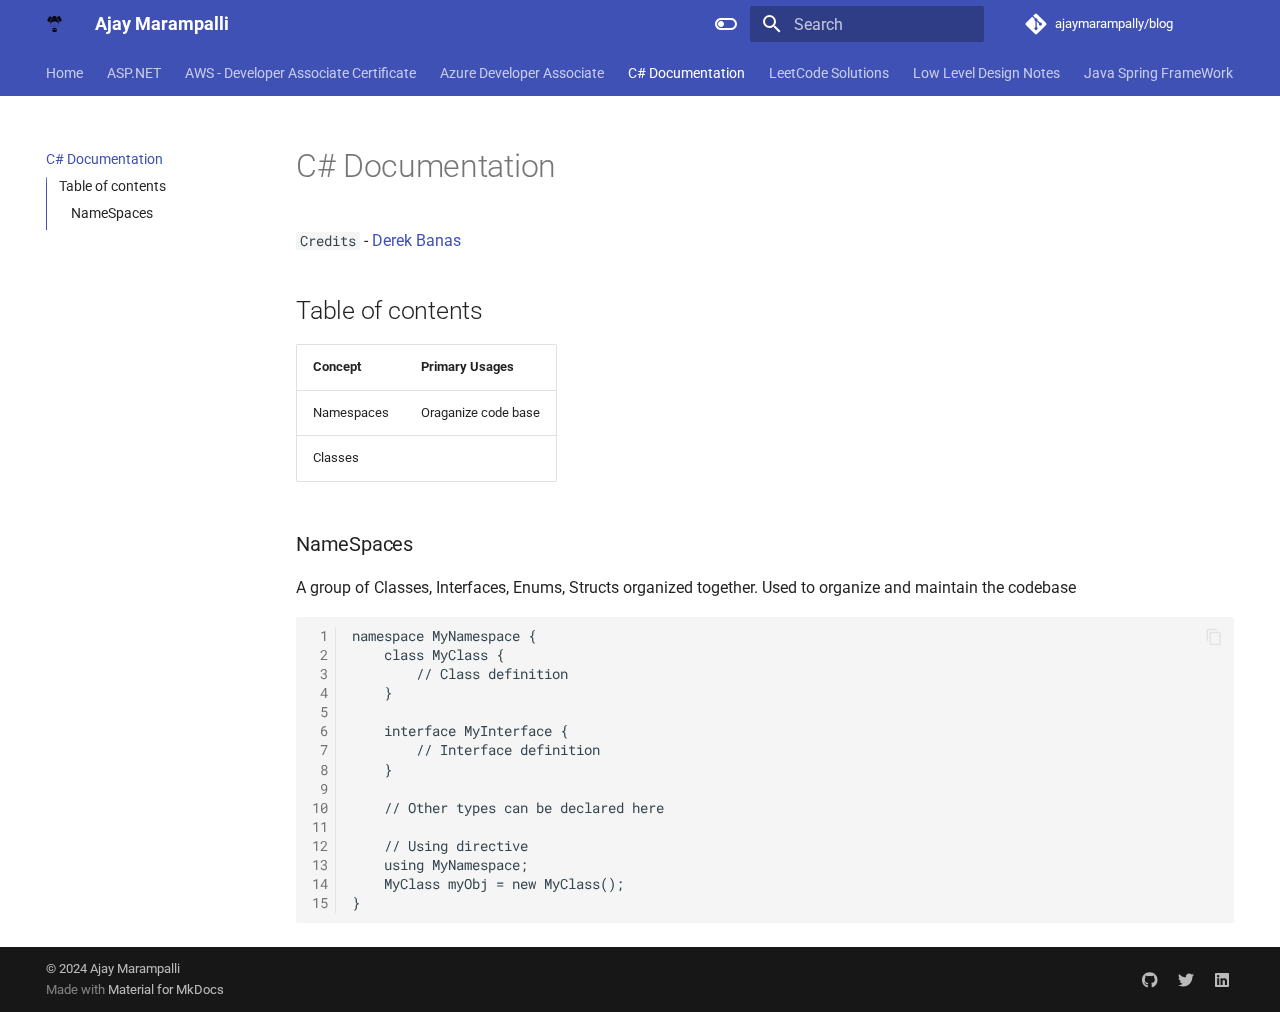
<file: C#/index.html>
<!doctype html>
<html lang="en" class="no-js">
  <head>
    
      <meta charset="utf-8">
      <meta name="viewport" content="width=device-width,initial-scale=1">
      
      
      
        <link rel="canonical" href="https://ajaymarampally.github.io/blog/C%23/">
      
      
        <link rel="prev" href="../AzureDev/">
      
      
        <link rel="next" href="../LeetCode/">
      
      
      <link rel="icon" href="../assets/images/favicon.png">
      <meta name="generator" content="mkdocs-1.6.1, mkdocs-material-9.6.7">
    
    
      
        <title>C# Documentation - Ajay Marampalli</title>
      
    
    
      <link rel="stylesheet" href="../assets/stylesheets/main.8608ea7d.min.css">
      
        
        <link rel="stylesheet" href="../assets/stylesheets/palette.06af60db.min.css">
      
      


    
    
      
    
    
      
        
        
        <link rel="preconnect" href="https://fonts.gstatic.com" crossorigin>
        <link rel="stylesheet" href="https://fonts.googleapis.com/css?family=Roboto:300,300i,400,400i,700,700i%7CRoboto+Mono:400,400i,700,700i&display=fallback">
        <style>:root{--md-text-font:"Roboto";--md-code-font:"Roboto Mono"}</style>
      
    
    
    <script>__md_scope=new URL("..",location),__md_hash=e=>[...e].reduce(((e,_)=>(e<<5)-e+_.charCodeAt(0)),0),__md_get=(e,_=localStorage,t=__md_scope)=>JSON.parse(_.getItem(t.pathname+"."+e)),__md_set=(e,_,t=localStorage,a=__md_scope)=>{try{t.setItem(a.pathname+"."+e,JSON.stringify(_))}catch(e){}}</script>
    
      
  


  
  

<script id="__analytics">function __md_analytics(){function e(){dataLayer.push(arguments)}window.dataLayer=window.dataLayer||[],e("js",new Date),e("config","G-CS24T0932L"),document.addEventListener("DOMContentLoaded",(function(){document.forms.search&&document.forms.search.query.addEventListener("blur",(function(){this.value&&e("event","search",{search_term:this.value})}));document$.subscribe((function(){var t=document.forms.feedback;if(void 0!==t)for(var a of t.querySelectorAll("[type=submit]"))a.addEventListener("click",(function(a){a.preventDefault();var n=document.location.pathname,d=this.getAttribute("data-md-value");e("event","feedback",{page:n,data:d}),t.firstElementChild.disabled=!0;var r=t.querySelector(".md-feedback__note [data-md-value='"+d+"']");r&&(r.hidden=!1)})),t.hidden=!1})),location$.subscribe((function(t){e("config","G-CS24T0932L",{page_path:t.pathname})}))}));var t=document.createElement("script");t.async=!0,t.src="https://www.googletagmanager.com/gtag/js?id=G-CS24T0932L",document.getElementById("__analytics").insertAdjacentElement("afterEnd",t)}</script>
  
    <script>"undefined"!=typeof __md_analytics&&__md_analytics()</script>
  

    
    
    
  </head>
  
  
    
    
      
    
    
    
    
    <body dir="ltr" data-md-color-scheme="default" data-md-color-primary="indigo" data-md-color-accent="purple">
  
    
    <input class="md-toggle" data-md-toggle="drawer" type="checkbox" id="__drawer" autocomplete="off">
    <input class="md-toggle" data-md-toggle="search" type="checkbox" id="__search" autocomplete="off">
    <label class="md-overlay" for="__drawer"></label>
    <div data-md-component="skip">
      
        
        <a href="#c-documentation" class="md-skip">
          Skip to content
        </a>
      
    </div>
    <div data-md-component="announce">
      
    </div>
    
    
      

<header class="md-header" data-md-component="header">
  <nav class="md-header__inner md-grid" aria-label="Header">
    <a href=".." title="Ajay Marampalli" class="md-header__button md-logo" aria-label="Ajay Marampalli" data-md-component="logo">
      
  <img src="../images/logo.png" alt="logo">

    </a>
    <label class="md-header__button md-icon" for="__drawer">
      
      <svg xmlns="http://www.w3.org/2000/svg" viewBox="0 0 24 24"><path d="M3 6h18v2H3zm0 5h18v2H3zm0 5h18v2H3z"/></svg>
    </label>
    <div class="md-header__title" data-md-component="header-title">
      <div class="md-header__ellipsis">
        <div class="md-header__topic">
          <span class="md-ellipsis">
            Ajay Marampalli
          </span>
        </div>
        <div class="md-header__topic" data-md-component="header-topic">
          <span class="md-ellipsis">
            
              C# Documentation
            
          </span>
        </div>
      </div>
    </div>
    
      
        <form class="md-header__option" data-md-component="palette">
  
    
    
    
    <input class="md-option" data-md-color-media="" data-md-color-scheme="default" data-md-color-primary="indigo" data-md-color-accent="purple"  aria-label="Switch to dark mode"  type="radio" name="__palette" id="__palette_0">
    
      <label class="md-header__button md-icon" title="Switch to dark mode" for="__palette_1" hidden>
        <svg xmlns="http://www.w3.org/2000/svg" viewBox="0 0 24 24"><path d="M17 6H7c-3.31 0-6 2.69-6 6s2.69 6 6 6h10c3.31 0 6-2.69 6-6s-2.69-6-6-6m0 10H7c-2.21 0-4-1.79-4-4s1.79-4 4-4h10c2.21 0 4 1.79 4 4s-1.79 4-4 4M7 9c-1.66 0-3 1.34-3 3s1.34 3 3 3 3-1.34 3-3-1.34-3-3-3"/></svg>
      </label>
    
  
    
    
    
    <input class="md-option" data-md-color-media="" data-md-color-scheme="slate" data-md-color-primary="indigo" data-md-color-accent="lime"  aria-label="Switch to light mode"  type="radio" name="__palette" id="__palette_1">
    
      <label class="md-header__button md-icon" title="Switch to light mode" for="__palette_0" hidden>
        <svg xmlns="http://www.w3.org/2000/svg" viewBox="0 0 24 24"><path d="M17 7H7a5 5 0 0 0-5 5 5 5 0 0 0 5 5h10a5 5 0 0 0 5-5 5 5 0 0 0-5-5m0 8a3 3 0 0 1-3-3 3 3 0 0 1 3-3 3 3 0 0 1 3 3 3 3 0 0 1-3 3"/></svg>
      </label>
    
  
</form>
      
    
    
      <script>var palette=__md_get("__palette");if(palette&&palette.color){if("(prefers-color-scheme)"===palette.color.media){var media=matchMedia("(prefers-color-scheme: light)"),input=document.querySelector(media.matches?"[data-md-color-media='(prefers-color-scheme: light)']":"[data-md-color-media='(prefers-color-scheme: dark)']");palette.color.media=input.getAttribute("data-md-color-media"),palette.color.scheme=input.getAttribute("data-md-color-scheme"),palette.color.primary=input.getAttribute("data-md-color-primary"),palette.color.accent=input.getAttribute("data-md-color-accent")}for(var[key,value]of Object.entries(palette.color))document.body.setAttribute("data-md-color-"+key,value)}</script>
    
    
    
      <label class="md-header__button md-icon" for="__search">
        
        <svg xmlns="http://www.w3.org/2000/svg" viewBox="0 0 24 24"><path d="M9.5 3A6.5 6.5 0 0 1 16 9.5c0 1.61-.59 3.09-1.56 4.23l.27.27h.79l5 5-1.5 1.5-5-5v-.79l-.27-.27A6.52 6.52 0 0 1 9.5 16 6.5 6.5 0 0 1 3 9.5 6.5 6.5 0 0 1 9.5 3m0 2C7 5 5 7 5 9.5S7 14 9.5 14 14 12 14 9.5 12 5 9.5 5"/></svg>
      </label>
      <div class="md-search" data-md-component="search" role="dialog">
  <label class="md-search__overlay" for="__search"></label>
  <div class="md-search__inner" role="search">
    <form class="md-search__form" name="search">
      <input type="text" class="md-search__input" name="query" aria-label="Search" placeholder="Search" autocapitalize="off" autocorrect="off" autocomplete="off" spellcheck="false" data-md-component="search-query" required>
      <label class="md-search__icon md-icon" for="__search">
        
        <svg xmlns="http://www.w3.org/2000/svg" viewBox="0 0 24 24"><path d="M9.5 3A6.5 6.5 0 0 1 16 9.5c0 1.61-.59 3.09-1.56 4.23l.27.27h.79l5 5-1.5 1.5-5-5v-.79l-.27-.27A6.52 6.52 0 0 1 9.5 16 6.5 6.5 0 0 1 3 9.5 6.5 6.5 0 0 1 9.5 3m0 2C7 5 5 7 5 9.5S7 14 9.5 14 14 12 14 9.5 12 5 9.5 5"/></svg>
        
        <svg xmlns="http://www.w3.org/2000/svg" viewBox="0 0 24 24"><path d="M20 11v2H8l5.5 5.5-1.42 1.42L4.16 12l7.92-7.92L13.5 5.5 8 11z"/></svg>
      </label>
      <nav class="md-search__options" aria-label="Search">
        
        <button type="reset" class="md-search__icon md-icon" title="Clear" aria-label="Clear" tabindex="-1">
          
          <svg xmlns="http://www.w3.org/2000/svg" viewBox="0 0 24 24"><path d="M19 6.41 17.59 5 12 10.59 6.41 5 5 6.41 10.59 12 5 17.59 6.41 19 12 13.41 17.59 19 19 17.59 13.41 12z"/></svg>
        </button>
      </nav>
      
        <div class="md-search__suggest" data-md-component="search-suggest"></div>
      
    </form>
    <div class="md-search__output">
      <div class="md-search__scrollwrap" tabindex="0" data-md-scrollfix>
        <div class="md-search-result" data-md-component="search-result">
          <div class="md-search-result__meta">
            Initializing search
          </div>
          <ol class="md-search-result__list" role="presentation"></ol>
        </div>
      </div>
    </div>
  </div>
</div>
    
    
      <div class="md-header__source">
        <a href="https://github.com/ajaymarampally/blog" title="Go to repository" class="md-source" data-md-component="source">
  <div class="md-source__icon md-icon">
    
    <svg xmlns="http://www.w3.org/2000/svg" viewBox="0 0 448 512"><!--! Font Awesome Free 6.7.2 by @fontawesome - https://fontawesome.com License - https://fontawesome.com/license/free (Icons: CC BY 4.0, Fonts: SIL OFL 1.1, Code: MIT License) Copyright 2024 Fonticons, Inc.--><path d="M439.55 236.05 244 40.45a28.87 28.87 0 0 0-40.81 0l-40.66 40.63 51.52 51.52c27.06-9.14 52.68 16.77 43.39 43.68l49.66 49.66c34.23-11.8 61.18 31 35.47 56.69-26.49 26.49-70.21-2.87-56-37.34L240.22 199v121.85c25.3 12.54 22.26 41.85 9.08 55a34.34 34.34 0 0 1-48.55 0c-17.57-17.6-11.07-46.91 11.25-56v-123c-20.8-8.51-24.6-30.74-18.64-45L142.57 101 8.45 235.14a28.86 28.86 0 0 0 0 40.81l195.61 195.6a28.86 28.86 0 0 0 40.8 0l194.69-194.69a28.86 28.86 0 0 0 0-40.81"/></svg>
  </div>
  <div class="md-source__repository">
    ajaymarampally/blog
  </div>
</a>
      </div>
    
  </nav>
  
</header>
    
    <div class="md-container" data-md-component="container">
      
      
        
          
            
<nav class="md-tabs" aria-label="Tabs" data-md-component="tabs">
  <div class="md-grid">
    <ul class="md-tabs__list">
      
        
  
  
  
    <li class="md-tabs__item">
      <a href=".." class="md-tabs__link">
        
  
    
  
  Home

      </a>
    </li>
  

      
        
  
  
  
    <li class="md-tabs__item">
      <a href="../ASP.NET/" class="md-tabs__link">
        
  
    
  
  ASP.NET

      </a>
    </li>
  

      
        
  
  
  
    <li class="md-tabs__item">
      <a href="../AWS/" class="md-tabs__link">
        
  
    
  
  AWS - Developer Associate Certificate

      </a>
    </li>
  

      
        
  
  
  
    <li class="md-tabs__item">
      <a href="../AzureDev/" class="md-tabs__link">
        
  
    
  
  Azure Developer Associate

      </a>
    </li>
  

      
        
  
  
    
  
  
    <li class="md-tabs__item md-tabs__item--active">
      <a href="./" class="md-tabs__link">
        
  
    
  
  C# Documentation

      </a>
    </li>
  

      
        
  
  
  
    <li class="md-tabs__item">
      <a href="../LeetCode/" class="md-tabs__link">
        
  
    
  
  LeetCode Solutions

      </a>
    </li>
  

      
        
  
  
  
    <li class="md-tabs__item">
      <a href="../lld/" class="md-tabs__link">
        
  
    
  
  Low Level Design Notes

      </a>
    </li>
  

      
        
  
  
  
    <li class="md-tabs__item">
      <a href="../spring/" class="md-tabs__link">
        
  
    
  
  Java Spring FrameWork

      </a>
    </li>
  

      
    </ul>
  </div>
</nav>
          
        
      
      <main class="md-main" data-md-component="main">
        <div class="md-main__inner md-grid">
          
            
              
              <div class="md-sidebar md-sidebar--primary" data-md-component="sidebar" data-md-type="navigation" >
                <div class="md-sidebar__scrollwrap">
                  <div class="md-sidebar__inner">
                    


  


  

<nav class="md-nav md-nav--primary md-nav--lifted md-nav--integrated" aria-label="Navigation" data-md-level="0">
  <label class="md-nav__title" for="__drawer">
    <a href=".." title="Ajay Marampalli" class="md-nav__button md-logo" aria-label="Ajay Marampalli" data-md-component="logo">
      
  <img src="../images/logo.png" alt="logo">

    </a>
    Ajay Marampalli
  </label>
  
    <div class="md-nav__source">
      <a href="https://github.com/ajaymarampally/blog" title="Go to repository" class="md-source" data-md-component="source">
  <div class="md-source__icon md-icon">
    
    <svg xmlns="http://www.w3.org/2000/svg" viewBox="0 0 448 512"><!--! Font Awesome Free 6.7.2 by @fontawesome - https://fontawesome.com License - https://fontawesome.com/license/free (Icons: CC BY 4.0, Fonts: SIL OFL 1.1, Code: MIT License) Copyright 2024 Fonticons, Inc.--><path d="M439.55 236.05 244 40.45a28.87 28.87 0 0 0-40.81 0l-40.66 40.63 51.52 51.52c27.06-9.14 52.68 16.77 43.39 43.68l49.66 49.66c34.23-11.8 61.18 31 35.47 56.69-26.49 26.49-70.21-2.87-56-37.34L240.22 199v121.85c25.3 12.54 22.26 41.85 9.08 55a34.34 34.34 0 0 1-48.55 0c-17.57-17.6-11.07-46.91 11.25-56v-123c-20.8-8.51-24.6-30.74-18.64-45L142.57 101 8.45 235.14a28.86 28.86 0 0 0 0 40.81l195.61 195.6a28.86 28.86 0 0 0 40.8 0l194.69-194.69a28.86 28.86 0 0 0 0-40.81"/></svg>
  </div>
  <div class="md-source__repository">
    ajaymarampally/blog
  </div>
</a>
    </div>
  
  <ul class="md-nav__list" data-md-scrollfix>
    
      
      
  
  
  
  
    <li class="md-nav__item">
      <a href=".." class="md-nav__link">
        
  
  <span class="md-ellipsis">
    Home
    
  </span>
  

      </a>
    </li>
  

    
      
      
  
  
  
  
    <li class="md-nav__item">
      <a href="../ASP.NET/" class="md-nav__link">
        
  
  <span class="md-ellipsis">
    ASP.NET
    
  </span>
  

      </a>
    </li>
  

    
      
      
  
  
  
  
    <li class="md-nav__item">
      <a href="../AWS/" class="md-nav__link">
        
  
  <span class="md-ellipsis">
    AWS - Developer Associate Certificate
    
  </span>
  

      </a>
    </li>
  

    
      
      
  
  
  
  
    <li class="md-nav__item">
      <a href="../AzureDev/" class="md-nav__link">
        
  
  <span class="md-ellipsis">
    Azure Developer Associate
    
  </span>
  

      </a>
    </li>
  

    
      
      
  
  
    
  
  
  
    <li class="md-nav__item md-nav__item--active">
      
      <input class="md-nav__toggle md-toggle" type="checkbox" id="__toc">
      
      
        
      
      
        <label class="md-nav__link md-nav__link--active" for="__toc">
          
  
  <span class="md-ellipsis">
    C# Documentation
    
  </span>
  

          <span class="md-nav__icon md-icon"></span>
        </label>
      
      <a href="./" class="md-nav__link md-nav__link--active">
        
  
  <span class="md-ellipsis">
    C# Documentation
    
  </span>
  

      </a>
      
        

<nav class="md-nav md-nav--secondary" aria-label="Table of contents">
  
  
  
    
  
  
    <label class="md-nav__title" for="__toc">
      <span class="md-nav__icon md-icon"></span>
      Table of contents
    </label>
    <ul class="md-nav__list" data-md-component="toc" data-md-scrollfix>
      
        <li class="md-nav__item">
  <a href="#table-of-contents" class="md-nav__link">
    <span class="md-ellipsis">
      Table of contents
    </span>
  </a>
  
    <nav class="md-nav" aria-label="Table of contents">
      <ul class="md-nav__list">
        
          <li class="md-nav__item">
  <a href="#namespaces" class="md-nav__link">
    <span class="md-ellipsis">
      NameSpaces
    </span>
  </a>
  
</li>
        
      </ul>
    </nav>
  
</li>
      
    </ul>
  
</nav>
      
    </li>
  

    
      
      
  
  
  
  
    <li class="md-nav__item">
      <a href="../LeetCode/" class="md-nav__link">
        
  
  <span class="md-ellipsis">
    LeetCode Solutions
    
  </span>
  

      </a>
    </li>
  

    
      
      
  
  
  
  
    <li class="md-nav__item">
      <a href="../lld/" class="md-nav__link">
        
  
  <span class="md-ellipsis">
    Low Level Design Notes
    
  </span>
  

      </a>
    </li>
  

    
      
      
  
  
  
  
    <li class="md-nav__item">
      <a href="../spring/" class="md-nav__link">
        
  
  <span class="md-ellipsis">
    Java Spring FrameWork
    
  </span>
  

      </a>
    </li>
  

    
  </ul>
</nav>
                  </div>
                </div>
              </div>
            
            
          
          
            <div class="md-content" data-md-component="content">
              <article class="md-content__inner md-typeset">
                
                  



<h1 id="c-documentation">C# Documentation</h1>
<p><code>Credits</code> - <a href="https://www.youtube.com/watch?v=M5ugY7fWydE&amp;list=PLIYnvkUb_DYpoyA0nIVpOKFLAOG5DsOxE&amp;index=1&amp;t=63s">Derek Banas</a></p>
<h2 id="table-of-contents">Table of contents</h2>
<table>
<thead>
<tr>
<th>Concept</th>
<th>Primary Usages</th>
</tr>
</thead>
<tbody>
<tr>
<td>Namespaces</td>
<td>Oraganize code base</td>
</tr>
<tr>
<td>Classes</td>
<td></td>
</tr>
</tbody>
</table>
<h3 id="namespaces">NameSpaces</h3>
<p>A group of Classes, Interfaces, Enums, Structs organized together. Used to organize and maintain the codebase</p>
<div class="highlight"><table class="highlighttable"><tr><td class="linenos"><div class="linenodiv"><pre><span></span><span class="normal"> 1</span>
<span class="normal"> 2</span>
<span class="normal"> 3</span>
<span class="normal"> 4</span>
<span class="normal"> 5</span>
<span class="normal"> 6</span>
<span class="normal"> 7</span>
<span class="normal"> 8</span>
<span class="normal"> 9</span>
<span class="normal">10</span>
<span class="normal">11</span>
<span class="normal">12</span>
<span class="normal">13</span>
<span class="normal">14</span>
<span class="normal">15</span></pre></div></td><td class="code"><div><pre><span></span><code>namespace MyNamespace {
    class MyClass {
        // Class definition
    }

    interface MyInterface {
        // Interface definition
    }

    // Other types can be declared here

    // Using directive
    using MyNamespace;
    MyClass myObj = new MyClass();
}
</code></pre></div></td></tr></table></div>









  




                
              </article>
            </div>
          
          
  <script>var tabs=__md_get("__tabs");if(Array.isArray(tabs))e:for(var set of document.querySelectorAll(".tabbed-set")){var labels=set.querySelector(".tabbed-labels");for(var tab of tabs)for(var label of labels.getElementsByTagName("label"))if(label.innerText.trim()===tab){var input=document.getElementById(label.htmlFor);input.checked=!0;continue e}}</script>

<script>var target=document.getElementById(location.hash.slice(1));target&&target.name&&(target.checked=target.name.startsWith("__tabbed_"))</script>
        </div>
        
          <button type="button" class="md-top md-icon" data-md-component="top" hidden>
  
  <svg xmlns="http://www.w3.org/2000/svg" viewBox="0 0 24 24"><path d="M13 20h-2V8l-5.5 5.5-1.42-1.42L12 4.16l7.92 7.92-1.42 1.42L13 8z"/></svg>
  Back to top
</button>
        
      </main>
      
        <footer class="md-footer">
  
  <div class="md-footer-meta md-typeset">
    <div class="md-footer-meta__inner md-grid">
      <div class="md-copyright">
  
    <div class="md-copyright__highlight">
      &copy; 2024 <a href="https://github.com/ajaymarampally"  target="_blank" rel="noopener">Ajay Marampalli</a>
    </div>
  
  
    Made with
    <a href="https://squidfunk.github.io/mkdocs-material/" target="_blank" rel="noopener">
      Material for MkDocs
    </a>
  
</div>
      
        <div class="md-social">
  
    
    
    
    
      
      
    
    <a href="https://github.com/ajaymarampally" target="_blank" rel="noopener" title="github.com" class="md-social__link">
      <svg xmlns="http://www.w3.org/2000/svg" viewBox="0 0 496 512"><!--! Font Awesome Free 6.7.2 by @fontawesome - https://fontawesome.com License - https://fontawesome.com/license/free (Icons: CC BY 4.0, Fonts: SIL OFL 1.1, Code: MIT License) Copyright 2024 Fonticons, Inc.--><path d="M165.9 397.4c0 2-2.3 3.6-5.2 3.6-3.3.3-5.6-1.3-5.6-3.6 0-2 2.3-3.6 5.2-3.6 3-.3 5.6 1.3 5.6 3.6m-31.1-4.5c-.7 2 1.3 4.3 4.3 4.9 2.6 1 5.6 0 6.2-2s-1.3-4.3-4.3-5.2c-2.6-.7-5.5.3-6.2 2.3m44.2-1.7c-2.9.7-4.9 2.6-4.6 4.9.3 2 2.9 3.3 5.9 2.6 2.9-.7 4.9-2.6 4.6-4.6-.3-1.9-3-3.2-5.9-2.9M244.8 8C106.1 8 0 113.3 0 252c0 110.9 69.8 205.8 169.5 239.2 12.8 2.3 17.3-5.6 17.3-12.1 0-6.2-.3-40.4-.3-61.4 0 0-70 15-84.7-29.8 0 0-11.4-29.1-27.8-36.6 0 0-22.9-15.7 1.6-15.4 0 0 24.9 2 38.6 25.8 21.9 38.6 58.6 27.5 72.9 20.9 2.3-16 8.8-27.1 16-33.7-55.9-6.2-112.3-14.3-112.3-110.5 0-27.5 7.6-41.3 23.6-58.9-2.6-6.5-11.1-33.3 2.6-67.9 20.9-6.5 69 27 69 27 20-5.6 41.5-8.5 62.8-8.5s42.8 2.9 62.8 8.5c0 0 48.1-33.6 69-27 13.7 34.7 5.2 61.4 2.6 67.9 16 17.7 25.8 31.5 25.8 58.9 0 96.5-58.9 104.2-114.8 110.5 9.2 7.9 17 22.9 17 46.4 0 33.7-.3 75.4-.3 83.6 0 6.5 4.6 14.4 17.3 12.1C428.2 457.8 496 362.9 496 252 496 113.3 383.5 8 244.8 8M97.2 352.9c-1.3 1-1 3.3.7 5.2 1.6 1.6 3.9 2.3 5.2 1 1.3-1 1-3.3-.7-5.2-1.6-1.6-3.9-2.3-5.2-1m-10.8-8.1c-.7 1.3.3 2.9 2.3 3.9 1.6 1 3.6.7 4.3-.7.7-1.3-.3-2.9-2.3-3.9-2-.6-3.6-.3-4.3.7m32.4 35.6c-1.6 1.3-1 4.3 1.3 6.2 2.3 2.3 5.2 2.6 6.5 1 1.3-1.3.7-4.3-1.3-6.2-2.2-2.3-5.2-2.6-6.5-1m-11.4-14.7c-1.6 1-1.6 3.6 0 5.9s4.3 3.3 5.6 2.3c1.6-1.3 1.6-3.9 0-6.2-1.4-2.3-4-3.3-5.6-2"/></svg>
    </a>
  
    
    
    
    
      
      
    
    <a href="https://twitter.com/ajay_marampalli" target="_blank" rel="noopener" title="twitter.com" class="md-social__link">
      <svg xmlns="http://www.w3.org/2000/svg" viewBox="0 0 512 512"><!--! Font Awesome Free 6.7.2 by @fontawesome - https://fontawesome.com License - https://fontawesome.com/license/free (Icons: CC BY 4.0, Fonts: SIL OFL 1.1, Code: MIT License) Copyright 2024 Fonticons, Inc.--><path d="M459.37 151.716c.325 4.548.325 9.097.325 13.645 0 138.72-105.583 298.558-298.558 298.558-59.452 0-114.68-17.219-161.137-47.106 8.447.974 16.568 1.299 25.34 1.299 49.055 0 94.213-16.568 130.274-44.832-46.132-.975-84.792-31.188-98.112-72.772 6.498.974 12.995 1.624 19.818 1.624 9.421 0 18.843-1.3 27.614-3.573-48.081-9.747-84.143-51.98-84.143-102.985v-1.299c13.969 7.797 30.214 12.67 47.431 13.319-28.264-18.843-46.781-51.005-46.781-87.391 0-19.492 5.197-37.36 14.294-52.954 51.655 63.675 129.3 105.258 216.365 109.807-1.624-7.797-2.599-15.918-2.599-24.04 0-57.828 46.782-104.934 104.934-104.934 30.213 0 57.502 12.67 76.67 33.137 23.715-4.548 46.456-13.32 66.599-25.34-7.798 24.366-24.366 44.833-46.132 57.827 21.117-2.273 41.584-8.122 60.426-16.243-14.292 20.791-32.161 39.308-52.628 54.253"/></svg>
    </a>
  
    
    
    
    
      
      
    
    <a href="https://www.linkedin.com/in/ajaymarampally" target="_blank" rel="noopener" title="www.linkedin.com" class="md-social__link">
      <svg xmlns="http://www.w3.org/2000/svg" viewBox="0 0 448 512"><!--! Font Awesome Free 6.7.2 by @fontawesome - https://fontawesome.com License - https://fontawesome.com/license/free (Icons: CC BY 4.0, Fonts: SIL OFL 1.1, Code: MIT License) Copyright 2024 Fonticons, Inc.--><path d="M416 32H31.9C14.3 32 0 46.5 0 64.3v383.4C0 465.5 14.3 480 31.9 480H416c17.6 0 32-14.5 32-32.3V64.3c0-17.8-14.4-32.3-32-32.3M135.4 416H69V202.2h66.5V416zm-33.2-243c-21.3 0-38.5-17.3-38.5-38.5S80.9 96 102.2 96c21.2 0 38.5 17.3 38.5 38.5 0 21.3-17.2 38.5-38.5 38.5m282.1 243h-66.4V312c0-24.8-.5-56.7-34.5-56.7-34.6 0-39.9 27-39.9 54.9V416h-66.4V202.2h63.7v29.2h.9c8.9-16.8 30.6-34.5 62.9-34.5 67.2 0 79.7 44.3 79.7 101.9z"/></svg>
    </a>
  
</div>
      
    </div>
  </div>
</footer>
      
    </div>
    <div class="md-dialog" data-md-component="dialog">
      <div class="md-dialog__inner md-typeset"></div>
    </div>
    
    
    <script id="__config" type="application/json">{"base": "..", "features": ["navigation.tabs", "navigation.sections", "toc.integrate", "navigation.top", "search.suggest", "search.highlight", "content.tabs.link", "content.code.annotation", "content.code.copy"], "search": "../assets/javascripts/workers/search.f8cc74c7.min.js", "translations": {"clipboard.copied": "Copied to clipboard", "clipboard.copy": "Copy to clipboard", "search.result.more.one": "1 more on this page", "search.result.more.other": "# more on this page", "search.result.none": "No matching documents", "search.result.one": "1 matching document", "search.result.other": "# matching documents", "search.result.placeholder": "Type to start searching", "search.result.term.missing": "Missing", "select.version": "Select version"}}</script>
    
    
      <script src="../assets/javascripts/bundle.c8b220af.min.js"></script>
      
    
  </body>
</html>
</file>
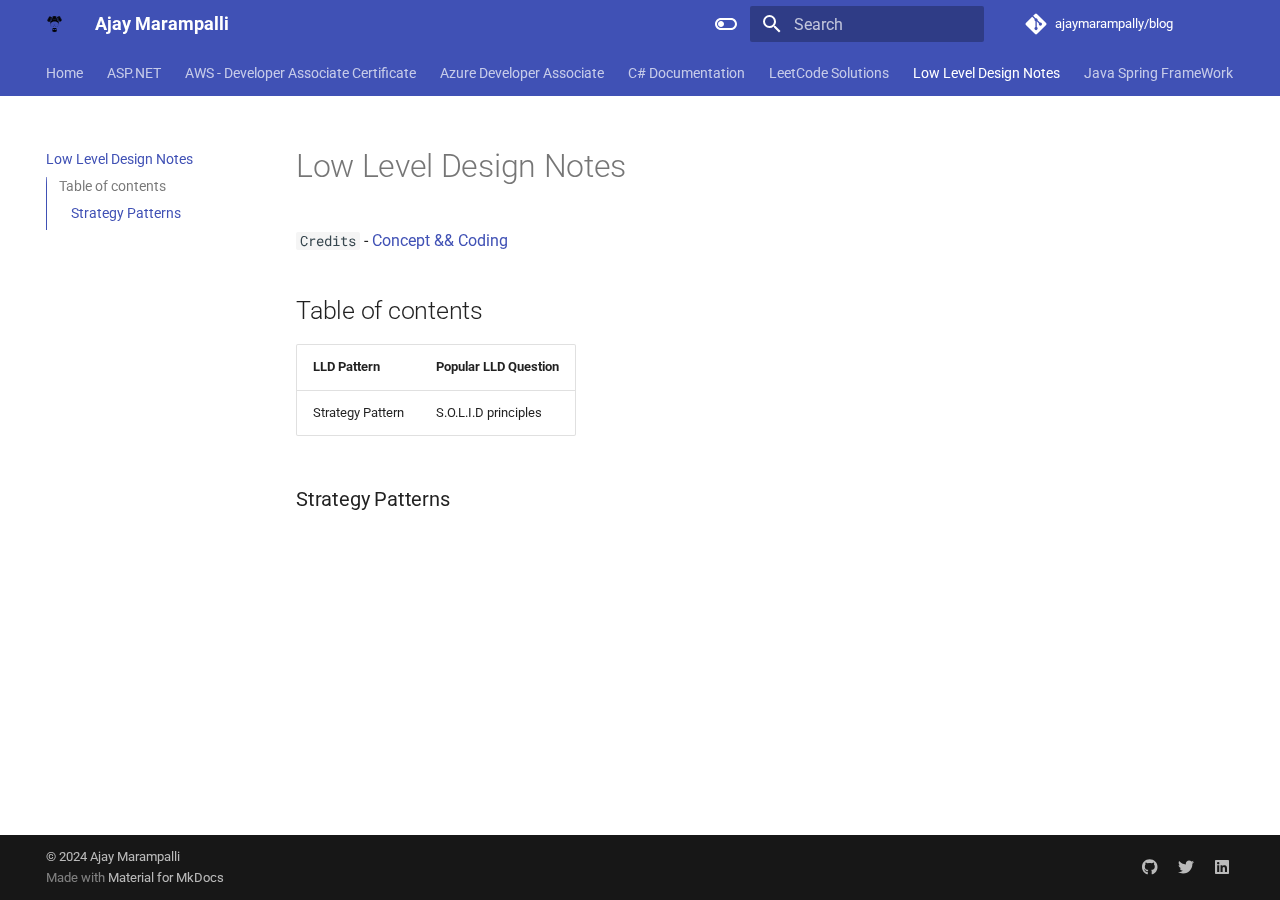
<file: lld/index.html>
<!doctype html>
<html lang="en" class="no-js">
  <head>
    
      <meta charset="utf-8">
      <meta name="viewport" content="width=device-width,initial-scale=1">
      
      
      
        <link rel="canonical" href="https://ajaymarampally.github.io/blog/lld/">
      
      
        <link rel="prev" href="../LeetCode/">
      
      
        <link rel="next" href="../spring/">
      
      
      <link rel="icon" href="../assets/images/favicon.png">
      <meta name="generator" content="mkdocs-1.6.1, mkdocs-material-9.6.7">
    
    
      
        <title>Low Level Design Notes - Ajay Marampalli</title>
      
    
    
      <link rel="stylesheet" href="../assets/stylesheets/main.8608ea7d.min.css">
      
        
        <link rel="stylesheet" href="../assets/stylesheets/palette.06af60db.min.css">
      
      


    
    
      
    
    
      
        
        
        <link rel="preconnect" href="https://fonts.gstatic.com" crossorigin>
        <link rel="stylesheet" href="https://fonts.googleapis.com/css?family=Roboto:300,300i,400,400i,700,700i%7CRoboto+Mono:400,400i,700,700i&display=fallback">
        <style>:root{--md-text-font:"Roboto";--md-code-font:"Roboto Mono"}</style>
      
    
    
    <script>__md_scope=new URL("..",location),__md_hash=e=>[...e].reduce(((e,_)=>(e<<5)-e+_.charCodeAt(0)),0),__md_get=(e,_=localStorage,t=__md_scope)=>JSON.parse(_.getItem(t.pathname+"."+e)),__md_set=(e,_,t=localStorage,a=__md_scope)=>{try{t.setItem(a.pathname+"."+e,JSON.stringify(_))}catch(e){}}</script>
    
      
  


  
  

<script id="__analytics">function __md_analytics(){function e(){dataLayer.push(arguments)}window.dataLayer=window.dataLayer||[],e("js",new Date),e("config","G-CS24T0932L"),document.addEventListener("DOMContentLoaded",(function(){document.forms.search&&document.forms.search.query.addEventListener("blur",(function(){this.value&&e("event","search",{search_term:this.value})}));document$.subscribe((function(){var t=document.forms.feedback;if(void 0!==t)for(var a of t.querySelectorAll("[type=submit]"))a.addEventListener("click",(function(a){a.preventDefault();var n=document.location.pathname,d=this.getAttribute("data-md-value");e("event","feedback",{page:n,data:d}),t.firstElementChild.disabled=!0;var r=t.querySelector(".md-feedback__note [data-md-value='"+d+"']");r&&(r.hidden=!1)})),t.hidden=!1})),location$.subscribe((function(t){e("config","G-CS24T0932L",{page_path:t.pathname})}))}));var t=document.createElement("script");t.async=!0,t.src="https://www.googletagmanager.com/gtag/js?id=G-CS24T0932L",document.getElementById("__analytics").insertAdjacentElement("afterEnd",t)}</script>
  
    <script>"undefined"!=typeof __md_analytics&&__md_analytics()</script>
  

    
    
    
  </head>
  
  
    
    
      
    
    
    
    
    <body dir="ltr" data-md-color-scheme="default" data-md-color-primary="indigo" data-md-color-accent="purple">
  
    
    <input class="md-toggle" data-md-toggle="drawer" type="checkbox" id="__drawer" autocomplete="off">
    <input class="md-toggle" data-md-toggle="search" type="checkbox" id="__search" autocomplete="off">
    <label class="md-overlay" for="__drawer"></label>
    <div data-md-component="skip">
      
        
        <a href="#low-level-design-notes" class="md-skip">
          Skip to content
        </a>
      
    </div>
    <div data-md-component="announce">
      
    </div>
    
    
      

<header class="md-header" data-md-component="header">
  <nav class="md-header__inner md-grid" aria-label="Header">
    <a href=".." title="Ajay Marampalli" class="md-header__button md-logo" aria-label="Ajay Marampalli" data-md-component="logo">
      
  <img src="../images/logo.png" alt="logo">

    </a>
    <label class="md-header__button md-icon" for="__drawer">
      
      <svg xmlns="http://www.w3.org/2000/svg" viewBox="0 0 24 24"><path d="M3 6h18v2H3zm0 5h18v2H3zm0 5h18v2H3z"/></svg>
    </label>
    <div class="md-header__title" data-md-component="header-title">
      <div class="md-header__ellipsis">
        <div class="md-header__topic">
          <span class="md-ellipsis">
            Ajay Marampalli
          </span>
        </div>
        <div class="md-header__topic" data-md-component="header-topic">
          <span class="md-ellipsis">
            
              Low Level Design Notes
            
          </span>
        </div>
      </div>
    </div>
    
      
        <form class="md-header__option" data-md-component="palette">
  
    
    
    
    <input class="md-option" data-md-color-media="" data-md-color-scheme="default" data-md-color-primary="indigo" data-md-color-accent="purple"  aria-label="Switch to dark mode"  type="radio" name="__palette" id="__palette_0">
    
      <label class="md-header__button md-icon" title="Switch to dark mode" for="__palette_1" hidden>
        <svg xmlns="http://www.w3.org/2000/svg" viewBox="0 0 24 24"><path d="M17 6H7c-3.31 0-6 2.69-6 6s2.69 6 6 6h10c3.31 0 6-2.69 6-6s-2.69-6-6-6m0 10H7c-2.21 0-4-1.79-4-4s1.79-4 4-4h10c2.21 0 4 1.79 4 4s-1.79 4-4 4M7 9c-1.66 0-3 1.34-3 3s1.34 3 3 3 3-1.34 3-3-1.34-3-3-3"/></svg>
      </label>
    
  
    
    
    
    <input class="md-option" data-md-color-media="" data-md-color-scheme="slate" data-md-color-primary="indigo" data-md-color-accent="lime"  aria-label="Switch to light mode"  type="radio" name="__palette" id="__palette_1">
    
      <label class="md-header__button md-icon" title="Switch to light mode" for="__palette_0" hidden>
        <svg xmlns="http://www.w3.org/2000/svg" viewBox="0 0 24 24"><path d="M17 7H7a5 5 0 0 0-5 5 5 5 0 0 0 5 5h10a5 5 0 0 0 5-5 5 5 0 0 0-5-5m0 8a3 3 0 0 1-3-3 3 3 0 0 1 3-3 3 3 0 0 1 3 3 3 3 0 0 1-3 3"/></svg>
      </label>
    
  
</form>
      
    
    
      <script>var palette=__md_get("__palette");if(palette&&palette.color){if("(prefers-color-scheme)"===palette.color.media){var media=matchMedia("(prefers-color-scheme: light)"),input=document.querySelector(media.matches?"[data-md-color-media='(prefers-color-scheme: light)']":"[data-md-color-media='(prefers-color-scheme: dark)']");palette.color.media=input.getAttribute("data-md-color-media"),palette.color.scheme=input.getAttribute("data-md-color-scheme"),palette.color.primary=input.getAttribute("data-md-color-primary"),palette.color.accent=input.getAttribute("data-md-color-accent")}for(var[key,value]of Object.entries(palette.color))document.body.setAttribute("data-md-color-"+key,value)}</script>
    
    
    
      <label class="md-header__button md-icon" for="__search">
        
        <svg xmlns="http://www.w3.org/2000/svg" viewBox="0 0 24 24"><path d="M9.5 3A6.5 6.5 0 0 1 16 9.5c0 1.61-.59 3.09-1.56 4.23l.27.27h.79l5 5-1.5 1.5-5-5v-.79l-.27-.27A6.52 6.52 0 0 1 9.5 16 6.5 6.5 0 0 1 3 9.5 6.5 6.5 0 0 1 9.5 3m0 2C7 5 5 7 5 9.5S7 14 9.5 14 14 12 14 9.5 12 5 9.5 5"/></svg>
      </label>
      <div class="md-search" data-md-component="search" role="dialog">
  <label class="md-search__overlay" for="__search"></label>
  <div class="md-search__inner" role="search">
    <form class="md-search__form" name="search">
      <input type="text" class="md-search__input" name="query" aria-label="Search" placeholder="Search" autocapitalize="off" autocorrect="off" autocomplete="off" spellcheck="false" data-md-component="search-query" required>
      <label class="md-search__icon md-icon" for="__search">
        
        <svg xmlns="http://www.w3.org/2000/svg" viewBox="0 0 24 24"><path d="M9.5 3A6.5 6.5 0 0 1 16 9.5c0 1.61-.59 3.09-1.56 4.23l.27.27h.79l5 5-1.5 1.5-5-5v-.79l-.27-.27A6.52 6.52 0 0 1 9.5 16 6.5 6.5 0 0 1 3 9.5 6.5 6.5 0 0 1 9.5 3m0 2C7 5 5 7 5 9.5S7 14 9.5 14 14 12 14 9.5 12 5 9.5 5"/></svg>
        
        <svg xmlns="http://www.w3.org/2000/svg" viewBox="0 0 24 24"><path d="M20 11v2H8l5.5 5.5-1.42 1.42L4.16 12l7.92-7.92L13.5 5.5 8 11z"/></svg>
      </label>
      <nav class="md-search__options" aria-label="Search">
        
        <button type="reset" class="md-search__icon md-icon" title="Clear" aria-label="Clear" tabindex="-1">
          
          <svg xmlns="http://www.w3.org/2000/svg" viewBox="0 0 24 24"><path d="M19 6.41 17.59 5 12 10.59 6.41 5 5 6.41 10.59 12 5 17.59 6.41 19 12 13.41 17.59 19 19 17.59 13.41 12z"/></svg>
        </button>
      </nav>
      
        <div class="md-search__suggest" data-md-component="search-suggest"></div>
      
    </form>
    <div class="md-search__output">
      <div class="md-search__scrollwrap" tabindex="0" data-md-scrollfix>
        <div class="md-search-result" data-md-component="search-result">
          <div class="md-search-result__meta">
            Initializing search
          </div>
          <ol class="md-search-result__list" role="presentation"></ol>
        </div>
      </div>
    </div>
  </div>
</div>
    
    
      <div class="md-header__source">
        <a href="https://github.com/ajaymarampally/blog" title="Go to repository" class="md-source" data-md-component="source">
  <div class="md-source__icon md-icon">
    
    <svg xmlns="http://www.w3.org/2000/svg" viewBox="0 0 448 512"><!--! Font Awesome Free 6.7.2 by @fontawesome - https://fontawesome.com License - https://fontawesome.com/license/free (Icons: CC BY 4.0, Fonts: SIL OFL 1.1, Code: MIT License) Copyright 2024 Fonticons, Inc.--><path d="M439.55 236.05 244 40.45a28.87 28.87 0 0 0-40.81 0l-40.66 40.63 51.52 51.52c27.06-9.14 52.68 16.77 43.39 43.68l49.66 49.66c34.23-11.8 61.18 31 35.47 56.69-26.49 26.49-70.21-2.87-56-37.34L240.22 199v121.85c25.3 12.54 22.26 41.85 9.08 55a34.34 34.34 0 0 1-48.55 0c-17.57-17.6-11.07-46.91 11.25-56v-123c-20.8-8.51-24.6-30.74-18.64-45L142.57 101 8.45 235.14a28.86 28.86 0 0 0 0 40.81l195.61 195.6a28.86 28.86 0 0 0 40.8 0l194.69-194.69a28.86 28.86 0 0 0 0-40.81"/></svg>
  </div>
  <div class="md-source__repository">
    ajaymarampally/blog
  </div>
</a>
      </div>
    
  </nav>
  
</header>
    
    <div class="md-container" data-md-component="container">
      
      
        
          
            
<nav class="md-tabs" aria-label="Tabs" data-md-component="tabs">
  <div class="md-grid">
    <ul class="md-tabs__list">
      
        
  
  
  
    <li class="md-tabs__item">
      <a href=".." class="md-tabs__link">
        
  
    
  
  Home

      </a>
    </li>
  

      
        
  
  
  
    <li class="md-tabs__item">
      <a href="../ASP.NET/" class="md-tabs__link">
        
  
    
  
  ASP.NET

      </a>
    </li>
  

      
        
  
  
  
    <li class="md-tabs__item">
      <a href="../AWS/" class="md-tabs__link">
        
  
    
  
  AWS - Developer Associate Certificate

      </a>
    </li>
  

      
        
  
  
  
    <li class="md-tabs__item">
      <a href="../AzureDev/" class="md-tabs__link">
        
  
    
  
  Azure Developer Associate

      </a>
    </li>
  

      
        
  
  
  
    <li class="md-tabs__item">
      <a href="../C%23/" class="md-tabs__link">
        
  
    
  
  C# Documentation

      </a>
    </li>
  

      
        
  
  
  
    <li class="md-tabs__item">
      <a href="../LeetCode/" class="md-tabs__link">
        
  
    
  
  LeetCode Solutions

      </a>
    </li>
  

      
        
  
  
    
  
  
    <li class="md-tabs__item md-tabs__item--active">
      <a href="./" class="md-tabs__link">
        
  
    
  
  Low Level Design Notes

      </a>
    </li>
  

      
        
  
  
  
    <li class="md-tabs__item">
      <a href="../spring/" class="md-tabs__link">
        
  
    
  
  Java Spring FrameWork

      </a>
    </li>
  

      
    </ul>
  </div>
</nav>
          
        
      
      <main class="md-main" data-md-component="main">
        <div class="md-main__inner md-grid">
          
            
              
              <div class="md-sidebar md-sidebar--primary" data-md-component="sidebar" data-md-type="navigation" >
                <div class="md-sidebar__scrollwrap">
                  <div class="md-sidebar__inner">
                    


  


  

<nav class="md-nav md-nav--primary md-nav--lifted md-nav--integrated" aria-label="Navigation" data-md-level="0">
  <label class="md-nav__title" for="__drawer">
    <a href=".." title="Ajay Marampalli" class="md-nav__button md-logo" aria-label="Ajay Marampalli" data-md-component="logo">
      
  <img src="../images/logo.png" alt="logo">

    </a>
    Ajay Marampalli
  </label>
  
    <div class="md-nav__source">
      <a href="https://github.com/ajaymarampally/blog" title="Go to repository" class="md-source" data-md-component="source">
  <div class="md-source__icon md-icon">
    
    <svg xmlns="http://www.w3.org/2000/svg" viewBox="0 0 448 512"><!--! Font Awesome Free 6.7.2 by @fontawesome - https://fontawesome.com License - https://fontawesome.com/license/free (Icons: CC BY 4.0, Fonts: SIL OFL 1.1, Code: MIT License) Copyright 2024 Fonticons, Inc.--><path d="M439.55 236.05 244 40.45a28.87 28.87 0 0 0-40.81 0l-40.66 40.63 51.52 51.52c27.06-9.14 52.68 16.77 43.39 43.68l49.66 49.66c34.23-11.8 61.18 31 35.47 56.69-26.49 26.49-70.21-2.87-56-37.34L240.22 199v121.85c25.3 12.54 22.26 41.85 9.08 55a34.34 34.34 0 0 1-48.55 0c-17.57-17.6-11.07-46.91 11.25-56v-123c-20.8-8.51-24.6-30.74-18.64-45L142.57 101 8.45 235.14a28.86 28.86 0 0 0 0 40.81l195.61 195.6a28.86 28.86 0 0 0 40.8 0l194.69-194.69a28.86 28.86 0 0 0 0-40.81"/></svg>
  </div>
  <div class="md-source__repository">
    ajaymarampally/blog
  </div>
</a>
    </div>
  
  <ul class="md-nav__list" data-md-scrollfix>
    
      
      
  
  
  
  
    <li class="md-nav__item">
      <a href=".." class="md-nav__link">
        
  
  <span class="md-ellipsis">
    Home
    
  </span>
  

      </a>
    </li>
  

    
      
      
  
  
  
  
    <li class="md-nav__item">
      <a href="../ASP.NET/" class="md-nav__link">
        
  
  <span class="md-ellipsis">
    ASP.NET
    
  </span>
  

      </a>
    </li>
  

    
      
      
  
  
  
  
    <li class="md-nav__item">
      <a href="../AWS/" class="md-nav__link">
        
  
  <span class="md-ellipsis">
    AWS - Developer Associate Certificate
    
  </span>
  

      </a>
    </li>
  

    
      
      
  
  
  
  
    <li class="md-nav__item">
      <a href="../AzureDev/" class="md-nav__link">
        
  
  <span class="md-ellipsis">
    Azure Developer Associate
    
  </span>
  

      </a>
    </li>
  

    
      
      
  
  
  
  
    <li class="md-nav__item">
      <a href="../C%23/" class="md-nav__link">
        
  
  <span class="md-ellipsis">
    C# Documentation
    
  </span>
  

      </a>
    </li>
  

    
      
      
  
  
  
  
    <li class="md-nav__item">
      <a href="../LeetCode/" class="md-nav__link">
        
  
  <span class="md-ellipsis">
    LeetCode Solutions
    
  </span>
  

      </a>
    </li>
  

    
      
      
  
  
    
  
  
  
    <li class="md-nav__item md-nav__item--active">
      
      <input class="md-nav__toggle md-toggle" type="checkbox" id="__toc">
      
      
        
      
      
        <label class="md-nav__link md-nav__link--active" for="__toc">
          
  
  <span class="md-ellipsis">
    Low Level Design Notes
    
  </span>
  

          <span class="md-nav__icon md-icon"></span>
        </label>
      
      <a href="./" class="md-nav__link md-nav__link--active">
        
  
  <span class="md-ellipsis">
    Low Level Design Notes
    
  </span>
  

      </a>
      
        

<nav class="md-nav md-nav--secondary" aria-label="Table of contents">
  
  
  
    
  
  
    <label class="md-nav__title" for="__toc">
      <span class="md-nav__icon md-icon"></span>
      Table of contents
    </label>
    <ul class="md-nav__list" data-md-component="toc" data-md-scrollfix>
      
        <li class="md-nav__item">
  <a href="#table-of-contents" class="md-nav__link">
    <span class="md-ellipsis">
      Table of contents
    </span>
  </a>
  
    <nav class="md-nav" aria-label="Table of contents">
      <ul class="md-nav__list">
        
          <li class="md-nav__item">
  <a href="#strategy-patterns" class="md-nav__link">
    <span class="md-ellipsis">
      Strategy Patterns
    </span>
  </a>
  
</li>
        
      </ul>
    </nav>
  
</li>
      
    </ul>
  
</nav>
      
    </li>
  

    
      
      
  
  
  
  
    <li class="md-nav__item">
      <a href="../spring/" class="md-nav__link">
        
  
  <span class="md-ellipsis">
    Java Spring FrameWork
    
  </span>
  

      </a>
    </li>
  

    
  </ul>
</nav>
                  </div>
                </div>
              </div>
            
            
          
          
            <div class="md-content" data-md-component="content">
              <article class="md-content__inner md-typeset">
                
                  



<h1 id="low-level-design-notes">Low Level Design Notes</h1>
<p><code>Credits</code> - <a href="https://www.youtube.com/@ConceptandCoding/about">Concept &amp;&amp; Coding</a></p>
<h2 id="table-of-contents">Table of contents</h2>
<table>
<thead>
<tr>
<th>LLD Pattern</th>
<th>Popular LLD Question</th>
</tr>
</thead>
<tbody>
<tr>
<td>Strategy Pattern</td>
<td>S.O.L.I.D principles</td>
</tr>
</tbody>
</table>
<h3 id="strategy-patterns">Strategy Patterns</h3>









  




                
              </article>
            </div>
          
          
  <script>var tabs=__md_get("__tabs");if(Array.isArray(tabs))e:for(var set of document.querySelectorAll(".tabbed-set")){var labels=set.querySelector(".tabbed-labels");for(var tab of tabs)for(var label of labels.getElementsByTagName("label"))if(label.innerText.trim()===tab){var input=document.getElementById(label.htmlFor);input.checked=!0;continue e}}</script>

<script>var target=document.getElementById(location.hash.slice(1));target&&target.name&&(target.checked=target.name.startsWith("__tabbed_"))</script>
        </div>
        
          <button type="button" class="md-top md-icon" data-md-component="top" hidden>
  
  <svg xmlns="http://www.w3.org/2000/svg" viewBox="0 0 24 24"><path d="M13 20h-2V8l-5.5 5.5-1.42-1.42L12 4.16l7.92 7.92-1.42 1.42L13 8z"/></svg>
  Back to top
</button>
        
      </main>
      
        <footer class="md-footer">
  
  <div class="md-footer-meta md-typeset">
    <div class="md-footer-meta__inner md-grid">
      <div class="md-copyright">
  
    <div class="md-copyright__highlight">
      &copy; 2024 <a href="https://github.com/ajaymarampally"  target="_blank" rel="noopener">Ajay Marampalli</a>
    </div>
  
  
    Made with
    <a href="https://squidfunk.github.io/mkdocs-material/" target="_blank" rel="noopener">
      Material for MkDocs
    </a>
  
</div>
      
        <div class="md-social">
  
    
    
    
    
      
      
    
    <a href="https://github.com/ajaymarampally" target="_blank" rel="noopener" title="github.com" class="md-social__link">
      <svg xmlns="http://www.w3.org/2000/svg" viewBox="0 0 496 512"><!--! Font Awesome Free 6.7.2 by @fontawesome - https://fontawesome.com License - https://fontawesome.com/license/free (Icons: CC BY 4.0, Fonts: SIL OFL 1.1, Code: MIT License) Copyright 2024 Fonticons, Inc.--><path d="M165.9 397.4c0 2-2.3 3.6-5.2 3.6-3.3.3-5.6-1.3-5.6-3.6 0-2 2.3-3.6 5.2-3.6 3-.3 5.6 1.3 5.6 3.6m-31.1-4.5c-.7 2 1.3 4.3 4.3 4.9 2.6 1 5.6 0 6.2-2s-1.3-4.3-4.3-5.2c-2.6-.7-5.5.3-6.2 2.3m44.2-1.7c-2.9.7-4.9 2.6-4.6 4.9.3 2 2.9 3.3 5.9 2.6 2.9-.7 4.9-2.6 4.6-4.6-.3-1.9-3-3.2-5.9-2.9M244.8 8C106.1 8 0 113.3 0 252c0 110.9 69.8 205.8 169.5 239.2 12.8 2.3 17.3-5.6 17.3-12.1 0-6.2-.3-40.4-.3-61.4 0 0-70 15-84.7-29.8 0 0-11.4-29.1-27.8-36.6 0 0-22.9-15.7 1.6-15.4 0 0 24.9 2 38.6 25.8 21.9 38.6 58.6 27.5 72.9 20.9 2.3-16 8.8-27.1 16-33.7-55.9-6.2-112.3-14.3-112.3-110.5 0-27.5 7.6-41.3 23.6-58.9-2.6-6.5-11.1-33.3 2.6-67.9 20.9-6.5 69 27 69 27 20-5.6 41.5-8.5 62.8-8.5s42.8 2.9 62.8 8.5c0 0 48.1-33.6 69-27 13.7 34.7 5.2 61.4 2.6 67.9 16 17.7 25.8 31.5 25.8 58.9 0 96.5-58.9 104.2-114.8 110.5 9.2 7.9 17 22.9 17 46.4 0 33.7-.3 75.4-.3 83.6 0 6.5 4.6 14.4 17.3 12.1C428.2 457.8 496 362.9 496 252 496 113.3 383.5 8 244.8 8M97.2 352.9c-1.3 1-1 3.3.7 5.2 1.6 1.6 3.9 2.3 5.2 1 1.3-1 1-3.3-.7-5.2-1.6-1.6-3.9-2.3-5.2-1m-10.8-8.1c-.7 1.3.3 2.9 2.3 3.9 1.6 1 3.6.7 4.3-.7.7-1.3-.3-2.9-2.3-3.9-2-.6-3.6-.3-4.3.7m32.4 35.6c-1.6 1.3-1 4.3 1.3 6.2 2.3 2.3 5.2 2.6 6.5 1 1.3-1.3.7-4.3-1.3-6.2-2.2-2.3-5.2-2.6-6.5-1m-11.4-14.7c-1.6 1-1.6 3.6 0 5.9s4.3 3.3 5.6 2.3c1.6-1.3 1.6-3.9 0-6.2-1.4-2.3-4-3.3-5.6-2"/></svg>
    </a>
  
    
    
    
    
      
      
    
    <a href="https://twitter.com/ajay_marampalli" target="_blank" rel="noopener" title="twitter.com" class="md-social__link">
      <svg xmlns="http://www.w3.org/2000/svg" viewBox="0 0 512 512"><!--! Font Awesome Free 6.7.2 by @fontawesome - https://fontawesome.com License - https://fontawesome.com/license/free (Icons: CC BY 4.0, Fonts: SIL OFL 1.1, Code: MIT License) Copyright 2024 Fonticons, Inc.--><path d="M459.37 151.716c.325 4.548.325 9.097.325 13.645 0 138.72-105.583 298.558-298.558 298.558-59.452 0-114.68-17.219-161.137-47.106 8.447.974 16.568 1.299 25.34 1.299 49.055 0 94.213-16.568 130.274-44.832-46.132-.975-84.792-31.188-98.112-72.772 6.498.974 12.995 1.624 19.818 1.624 9.421 0 18.843-1.3 27.614-3.573-48.081-9.747-84.143-51.98-84.143-102.985v-1.299c13.969 7.797 30.214 12.67 47.431 13.319-28.264-18.843-46.781-51.005-46.781-87.391 0-19.492 5.197-37.36 14.294-52.954 51.655 63.675 129.3 105.258 216.365 109.807-1.624-7.797-2.599-15.918-2.599-24.04 0-57.828 46.782-104.934 104.934-104.934 30.213 0 57.502 12.67 76.67 33.137 23.715-4.548 46.456-13.32 66.599-25.34-7.798 24.366-24.366 44.833-46.132 57.827 21.117-2.273 41.584-8.122 60.426-16.243-14.292 20.791-32.161 39.308-52.628 54.253"/></svg>
    </a>
  
    
    
    
    
      
      
    
    <a href="https://www.linkedin.com/in/ajaymarampally" target="_blank" rel="noopener" title="www.linkedin.com" class="md-social__link">
      <svg xmlns="http://www.w3.org/2000/svg" viewBox="0 0 448 512"><!--! Font Awesome Free 6.7.2 by @fontawesome - https://fontawesome.com License - https://fontawesome.com/license/free (Icons: CC BY 4.0, Fonts: SIL OFL 1.1, Code: MIT License) Copyright 2024 Fonticons, Inc.--><path d="M416 32H31.9C14.3 32 0 46.5 0 64.3v383.4C0 465.5 14.3 480 31.9 480H416c17.6 0 32-14.5 32-32.3V64.3c0-17.8-14.4-32.3-32-32.3M135.4 416H69V202.2h66.5V416zm-33.2-243c-21.3 0-38.5-17.3-38.5-38.5S80.9 96 102.2 96c21.2 0 38.5 17.3 38.5 38.5 0 21.3-17.2 38.5-38.5 38.5m282.1 243h-66.4V312c0-24.8-.5-56.7-34.5-56.7-34.6 0-39.9 27-39.9 54.9V416h-66.4V202.2h63.7v29.2h.9c8.9-16.8 30.6-34.5 62.9-34.5 67.2 0 79.7 44.3 79.7 101.9z"/></svg>
    </a>
  
</div>
      
    </div>
  </div>
</footer>
      
    </div>
    <div class="md-dialog" data-md-component="dialog">
      <div class="md-dialog__inner md-typeset"></div>
    </div>
    
    
    <script id="__config" type="application/json">{"base": "..", "features": ["navigation.tabs", "navigation.sections", "toc.integrate", "navigation.top", "search.suggest", "search.highlight", "content.tabs.link", "content.code.annotation", "content.code.copy"], "search": "../assets/javascripts/workers/search.f8cc74c7.min.js", "translations": {"clipboard.copied": "Copied to clipboard", "clipboard.copy": "Copy to clipboard", "search.result.more.one": "1 more on this page", "search.result.more.other": "# more on this page", "search.result.none": "No matching documents", "search.result.one": "1 matching document", "search.result.other": "# matching documents", "search.result.placeholder": "Type to start searching", "search.result.term.missing": "Missing", "select.version": "Select version"}}</script>
    
    
      <script src="../assets/javascripts/bundle.c8b220af.min.js"></script>
      
    
  </body>
</html>
</file>
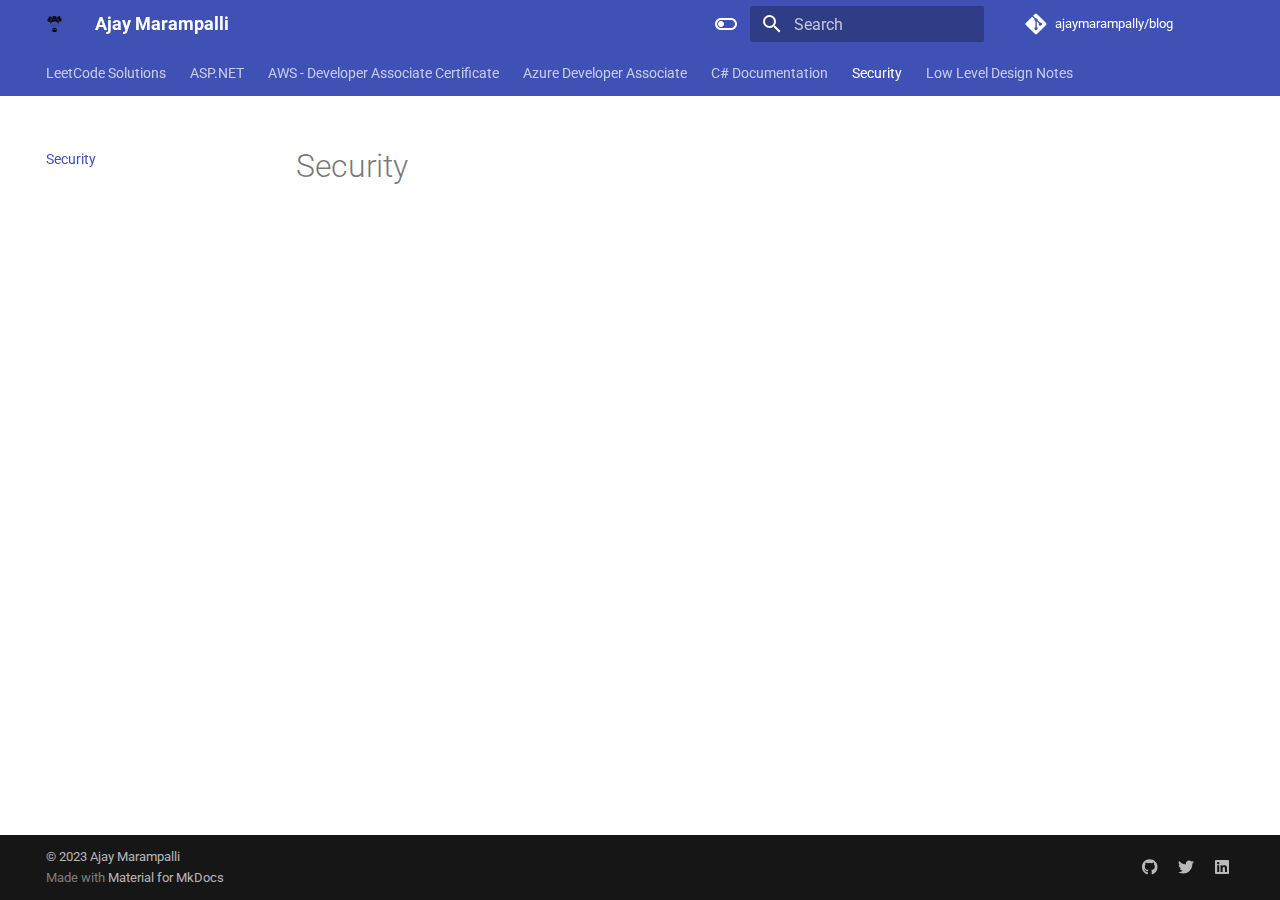
<file: Security/index.html>
<!doctype html>
<html lang="en" class="no-js">
  <head>
    
      <meta charset="utf-8">
      <meta name="viewport" content="width=device-width,initial-scale=1">
      
      
      
        <link rel="canonical" href="https://ajaymarampally.github.io/blog/Security/">
      
      
        <link rel="prev" href="../C%23/">
      
      
        <link rel="next" href="../lld/">
      
      
      <link rel="icon" href="../assets/images/favicon.png">
      <meta name="generator" content="mkdocs-1.6.0, mkdocs-material-9.5.27">
    
    
      
        <title>Security - Ajay Marampalli</title>
      
    
    
      <link rel="stylesheet" href="../assets/stylesheets/main.6543a935.min.css">
      
        
        <link rel="stylesheet" href="../assets/stylesheets/palette.06af60db.min.css">
      
      


    
    
      
    
    
      
        
        
        <link rel="preconnect" href="https://fonts.gstatic.com" crossorigin>
        <link rel="stylesheet" href="https://fonts.googleapis.com/css?family=Roboto:300,300i,400,400i,700,700i%7CRoboto+Mono:400,400i,700,700i&display=fallback">
        <style>:root{--md-text-font:"Roboto";--md-code-font:"Roboto Mono"}</style>
      
    
    
    <script>__md_scope=new URL("..",location),__md_hash=e=>[...e].reduce((e,_)=>(e<<5)-e+_.charCodeAt(0),0),__md_get=(e,_=localStorage,t=__md_scope)=>JSON.parse(_.getItem(t.pathname+"."+e)),__md_set=(e,_,t=localStorage,a=__md_scope)=>{try{t.setItem(a.pathname+"."+e,JSON.stringify(_))}catch(e){}}</script>
    
      
  


  
  

<script id="__analytics">function __md_analytics(){function n(){dataLayer.push(arguments)}window.dataLayer=window.dataLayer||[],n("js",new Date),n("config","G-CS24T0932L"),document.addEventListener("DOMContentLoaded",function(){document.forms.search&&document.forms.search.query.addEventListener("blur",function(){this.value&&n("event","search",{search_term:this.value})}),document$.subscribe(function(){var a=document.forms.feedback;if(void 0!==a)for(var e of a.querySelectorAll("[type=submit]"))e.addEventListener("click",function(e){e.preventDefault();var t=document.location.pathname,e=this.getAttribute("data-md-value");n("event","feedback",{page:t,data:e}),a.firstElementChild.disabled=!0;e=a.querySelector(".md-feedback__note [data-md-value='"+e+"']");e&&(e.hidden=!1)}),a.hidden=!1}),location$.subscribe(function(e){n("config","G-CS24T0932L",{page_path:e.pathname})})});var e=document.createElement("script");e.async=!0,e.src="https://www.googletagmanager.com/gtag/js?id=G-CS24T0932L",document.getElementById("__analytics").insertAdjacentElement("afterEnd",e)}</script>
  
    <script>"undefined"!=typeof __md_analytics&&__md_analytics()</script>
  

    
    
    
  </head>
  
  
    
    
      
    
    
    
    
    <body dir="ltr" data-md-color-scheme="default" data-md-color-primary="indigo" data-md-color-accent="purple">
  
    
    <input class="md-toggle" data-md-toggle="drawer" type="checkbox" id="__drawer" autocomplete="off">
    <input class="md-toggle" data-md-toggle="search" type="checkbox" id="__search" autocomplete="off">
    <label class="md-overlay" for="__drawer"></label>
    <div data-md-component="skip">
      
    </div>
    <div data-md-component="announce">
      
    </div>
    
    
      

<header class="md-header" data-md-component="header">
  <nav class="md-header__inner md-grid" aria-label="Header">
    <a href=".." title="Ajay Marampalli" class="md-header__button md-logo" aria-label="Ajay Marampalli" data-md-component="logo">
      
  <img src="../images/logo.png" alt="logo">

    </a>
    <label class="md-header__button md-icon" for="__drawer">
      
      <svg xmlns="http://www.w3.org/2000/svg" viewBox="0 0 24 24"><path d="M3 6h18v2H3V6m0 5h18v2H3v-2m0 5h18v2H3v-2Z"/></svg>
    </label>
    <div class="md-header__title" data-md-component="header-title">
      <div class="md-header__ellipsis">
        <div class="md-header__topic">
          <span class="md-ellipsis">
            Ajay Marampalli
          </span>
        </div>
        <div class="md-header__topic" data-md-component="header-topic">
          <span class="md-ellipsis">
            
              Security
            
          </span>
        </div>
      </div>
    </div>
    
      
        <form class="md-header__option" data-md-component="palette">
  
    
    
    
    <input class="md-option" data-md-color-media="" data-md-color-scheme="default" data-md-color-primary="indigo" data-md-color-accent="purple"  aria-label="Switch to dark mode"  type="radio" name="__palette" id="__palette_0">
    
      <label class="md-header__button md-icon" title="Switch to dark mode" for="__palette_1" hidden>
        <svg xmlns="http://www.w3.org/2000/svg" viewBox="0 0 24 24"><path d="M17 6H7c-3.31 0-6 2.69-6 6s2.69 6 6 6h10c3.31 0 6-2.69 6-6s-2.69-6-6-6zm0 10H7c-2.21 0-4-1.79-4-4s1.79-4 4-4h10c2.21 0 4 1.79 4 4s-1.79 4-4 4zM7 9c-1.66 0-3 1.34-3 3s1.34 3 3 3 3-1.34 3-3-1.34-3-3-3z"/></svg>
      </label>
    
  
    
    
    
    <input class="md-option" data-md-color-media="" data-md-color-scheme="slate" data-md-color-primary="indigo" data-md-color-accent="lime"  aria-label="Switch to light mode"  type="radio" name="__palette" id="__palette_1">
    
      <label class="md-header__button md-icon" title="Switch to light mode" for="__palette_0" hidden>
        <svg xmlns="http://www.w3.org/2000/svg" viewBox="0 0 24 24"><path d="M17 7H7a5 5 0 0 0-5 5 5 5 0 0 0 5 5h10a5 5 0 0 0 5-5 5 5 0 0 0-5-5m0 8a3 3 0 0 1-3-3 3 3 0 0 1 3-3 3 3 0 0 1 3 3 3 3 0 0 1-3 3Z"/></svg>
      </label>
    
  
</form>
      
    
    
      <script>var media,input,key,value,palette=__md_get("__palette");if(palette&&palette.color){"(prefers-color-scheme)"===palette.color.media&&(media=matchMedia("(prefers-color-scheme: light)"),input=document.querySelector(media.matches?"[data-md-color-media='(prefers-color-scheme: light)']":"[data-md-color-media='(prefers-color-scheme: dark)']"),palette.color.media=input.getAttribute("data-md-color-media"),palette.color.scheme=input.getAttribute("data-md-color-scheme"),palette.color.primary=input.getAttribute("data-md-color-primary"),palette.color.accent=input.getAttribute("data-md-color-accent"));for([key,value]of Object.entries(palette.color))document.body.setAttribute("data-md-color-"+key,value)}</script>
    
    
    
      <label class="md-header__button md-icon" for="__search">
        
        <svg xmlns="http://www.w3.org/2000/svg" viewBox="0 0 24 24"><path d="M9.5 3A6.5 6.5 0 0 1 16 9.5c0 1.61-.59 3.09-1.56 4.23l.27.27h.79l5 5-1.5 1.5-5-5v-.79l-.27-.27A6.516 6.516 0 0 1 9.5 16 6.5 6.5 0 0 1 3 9.5 6.5 6.5 0 0 1 9.5 3m0 2C7 5 5 7 5 9.5S7 14 9.5 14 14 12 14 9.5 12 5 9.5 5Z"/></svg>
      </label>
      <div class="md-search" data-md-component="search" role="dialog">
  <label class="md-search__overlay" for="__search"></label>
  <div class="md-search__inner" role="search">
    <form class="md-search__form" name="search">
      <input type="text" class="md-search__input" name="query" aria-label="Search" placeholder="Search" autocapitalize="off" autocorrect="off" autocomplete="off" spellcheck="false" data-md-component="search-query" required>
      <label class="md-search__icon md-icon" for="__search">
        
        <svg xmlns="http://www.w3.org/2000/svg" viewBox="0 0 24 24"><path d="M9.5 3A6.5 6.5 0 0 1 16 9.5c0 1.61-.59 3.09-1.56 4.23l.27.27h.79l5 5-1.5 1.5-5-5v-.79l-.27-.27A6.516 6.516 0 0 1 9.5 16 6.5 6.5 0 0 1 3 9.5 6.5 6.5 0 0 1 9.5 3m0 2C7 5 5 7 5 9.5S7 14 9.5 14 14 12 14 9.5 12 5 9.5 5Z"/></svg>
        
        <svg xmlns="http://www.w3.org/2000/svg" viewBox="0 0 24 24"><path d="M20 11v2H8l5.5 5.5-1.42 1.42L4.16 12l7.92-7.92L13.5 5.5 8 11h12Z"/></svg>
      </label>
      <nav class="md-search__options" aria-label="Search">
        
        <button type="reset" class="md-search__icon md-icon" title="Clear" aria-label="Clear" tabindex="-1">
          
          <svg xmlns="http://www.w3.org/2000/svg" viewBox="0 0 24 24"><path d="M19 6.41 17.59 5 12 10.59 6.41 5 5 6.41 10.59 12 5 17.59 6.41 19 12 13.41 17.59 19 19 17.59 13.41 12 19 6.41Z"/></svg>
        </button>
      </nav>
      
        <div class="md-search__suggest" data-md-component="search-suggest"></div>
      
    </form>
    <div class="md-search__output">
      <div class="md-search__scrollwrap" tabindex="0" data-md-scrollfix>
        <div class="md-search-result" data-md-component="search-result">
          <div class="md-search-result__meta">
            Initializing search
          </div>
          <ol class="md-search-result__list" role="presentation"></ol>
        </div>
      </div>
    </div>
  </div>
</div>
    
    
      <div class="md-header__source">
        <a href="https://github.com/ajaymarampally/blog" title="Go to repository" class="md-source" data-md-component="source">
  <div class="md-source__icon md-icon">
    
    <svg xmlns="http://www.w3.org/2000/svg" viewBox="0 0 448 512"><!--! Font Awesome Free 6.5.2 by @fontawesome - https://fontawesome.com License - https://fontawesome.com/license/free (Icons: CC BY 4.0, Fonts: SIL OFL 1.1, Code: MIT License) Copyright 2024 Fonticons, Inc.--><path d="M439.55 236.05 244 40.45a28.87 28.87 0 0 0-40.81 0l-40.66 40.63 51.52 51.52c27.06-9.14 52.68 16.77 43.39 43.68l49.66 49.66c34.23-11.8 61.18 31 35.47 56.69-26.49 26.49-70.21-2.87-56-37.34L240.22 199v121.85c25.3 12.54 22.26 41.85 9.08 55a34.34 34.34 0 0 1-48.55 0c-17.57-17.6-11.07-46.91 11.25-56v-123c-20.8-8.51-24.6-30.74-18.64-45L142.57 101 8.45 235.14a28.86 28.86 0 0 0 0 40.81l195.61 195.6a28.86 28.86 0 0 0 40.8 0l194.69-194.69a28.86 28.86 0 0 0 0-40.81z"/></svg>
  </div>
  <div class="md-source__repository">
    ajaymarampally/blog
  </div>
</a>
      </div>
    
  </nav>
  
</header>
    
    <div class="md-container" data-md-component="container">
      
      
        
          
            
<nav class="md-tabs" aria-label="Tabs" data-md-component="tabs">
  <div class="md-grid">
    <ul class="md-tabs__list">
      
        
  
  
  
    <li class="md-tabs__item">
      <a href=".." class="md-tabs__link">
        
  
    
  
  LeetCode Solutions

      </a>
    </li>
  

      
        
  
  
  
    <li class="md-tabs__item">
      <a href="../ASP.NET/" class="md-tabs__link">
        
  
    
  
  ASP.NET

      </a>
    </li>
  

      
        
  
  
  
    <li class="md-tabs__item">
      <a href="../AWS/" class="md-tabs__link">
        
  
    
  
  AWS - Developer Associate Certificate

      </a>
    </li>
  

      
        
  
  
  
    <li class="md-tabs__item">
      <a href="../AzureDev/" class="md-tabs__link">
        
  
    
  
  Azure Developer Associate

      </a>
    </li>
  

      
        
  
  
  
    <li class="md-tabs__item">
      <a href="../C%23/" class="md-tabs__link">
        
  
    
  
  C# Documentation

      </a>
    </li>
  

      
        
  
  
    
  
  
    <li class="md-tabs__item md-tabs__item--active">
      <a href="./" class="md-tabs__link">
        
  
    
  
  Security

      </a>
    </li>
  

      
        
  
  
  
    <li class="md-tabs__item">
      <a href="../lld/" class="md-tabs__link">
        
  
    
  
  Low Level Design Notes

      </a>
    </li>
  

      
    </ul>
  </div>
</nav>
          
        
      
      <main class="md-main" data-md-component="main">
        <div class="md-main__inner md-grid">
          
            
              
              <div class="md-sidebar md-sidebar--primary" data-md-component="sidebar" data-md-type="navigation" >
                <div class="md-sidebar__scrollwrap">
                  <div class="md-sidebar__inner">
                    


  


  

<nav class="md-nav md-nav--primary md-nav--lifted md-nav--integrated" aria-label="Navigation" data-md-level="0">
  <label class="md-nav__title" for="__drawer">
    <a href=".." title="Ajay Marampalli" class="md-nav__button md-logo" aria-label="Ajay Marampalli" data-md-component="logo">
      
  <img src="../images/logo.png" alt="logo">

    </a>
    Ajay Marampalli
  </label>
  
    <div class="md-nav__source">
      <a href="https://github.com/ajaymarampally/blog" title="Go to repository" class="md-source" data-md-component="source">
  <div class="md-source__icon md-icon">
    
    <svg xmlns="http://www.w3.org/2000/svg" viewBox="0 0 448 512"><!--! Font Awesome Free 6.5.2 by @fontawesome - https://fontawesome.com License - https://fontawesome.com/license/free (Icons: CC BY 4.0, Fonts: SIL OFL 1.1, Code: MIT License) Copyright 2024 Fonticons, Inc.--><path d="M439.55 236.05 244 40.45a28.87 28.87 0 0 0-40.81 0l-40.66 40.63 51.52 51.52c27.06-9.14 52.68 16.77 43.39 43.68l49.66 49.66c34.23-11.8 61.18 31 35.47 56.69-26.49 26.49-70.21-2.87-56-37.34L240.22 199v121.85c25.3 12.54 22.26 41.85 9.08 55a34.34 34.34 0 0 1-48.55 0c-17.57-17.6-11.07-46.91 11.25-56v-123c-20.8-8.51-24.6-30.74-18.64-45L142.57 101 8.45 235.14a28.86 28.86 0 0 0 0 40.81l195.61 195.6a28.86 28.86 0 0 0 40.8 0l194.69-194.69a28.86 28.86 0 0 0 0-40.81z"/></svg>
  </div>
  <div class="md-source__repository">
    ajaymarampally/blog
  </div>
</a>
    </div>
  
  <ul class="md-nav__list" data-md-scrollfix>
    
      
      
  
  
  
  
    <li class="md-nav__item">
      <a href=".." class="md-nav__link">
        
  
  <span class="md-ellipsis">
    LeetCode Solutions
  </span>
  

      </a>
    </li>
  

    
      
      
  
  
  
  
    <li class="md-nav__item">
      <a href="../ASP.NET/" class="md-nav__link">
        
  
  <span class="md-ellipsis">
    ASP.NET
  </span>
  

      </a>
    </li>
  

    
      
      
  
  
  
  
    <li class="md-nav__item">
      <a href="../AWS/" class="md-nav__link">
        
  
  <span class="md-ellipsis">
    AWS - Developer Associate Certificate
  </span>
  

      </a>
    </li>
  

    
      
      
  
  
  
  
    <li class="md-nav__item">
      <a href="../AzureDev/" class="md-nav__link">
        
  
  <span class="md-ellipsis">
    Azure Developer Associate
  </span>
  

      </a>
    </li>
  

    
      
      
  
  
  
  
    <li class="md-nav__item">
      <a href="../C%23/" class="md-nav__link">
        
  
  <span class="md-ellipsis">
    C# Documentation
  </span>
  

      </a>
    </li>
  

    
      
      
  
  
    
  
  
  
    <li class="md-nav__item md-nav__item--active">
      
      <input class="md-nav__toggle md-toggle" type="checkbox" id="__toc">
      
      
      
      <a href="./" class="md-nav__link md-nav__link--active">
        
  
  <span class="md-ellipsis">
    Security
  </span>
  

      </a>
      
    </li>
  

    
      
      
  
  
  
  
    <li class="md-nav__item">
      <a href="../lld/" class="md-nav__link">
        
  
  <span class="md-ellipsis">
    Low Level Design Notes
  </span>
  

      </a>
    </li>
  

    
  </ul>
</nav>
                  </div>
                </div>
              </div>
            
            
          
          
            <div class="md-content" data-md-component="content">
              <article class="md-content__inner md-typeset">
                
                  


  <h1>Security</h1>











  




                
              </article>
            </div>
          
          
  <script>var tabs=__md_get("__tabs");if(Array.isArray(tabs))e:for(var set of document.querySelectorAll(".tabbed-set")){var tab,labels=set.querySelector(".tabbed-labels");for(tab of tabs)for(var label of labels.getElementsByTagName("label"))if(label.innerText.trim()===tab){var input=document.getElementById(label.htmlFor);input.checked=!0;continue e}}</script>

<script>var target=document.getElementById(location.hash.slice(1));target&&target.name&&(target.checked=target.name.startsWith("__tabbed_"))</script>
        </div>
        
          <button type="button" class="md-top md-icon" data-md-component="top" hidden>
  
  <svg xmlns="http://www.w3.org/2000/svg" viewBox="0 0 24 24"><path d="M13 20h-2V8l-5.5 5.5-1.42-1.42L12 4.16l7.92 7.92-1.42 1.42L13 8v12Z"/></svg>
  Back to top
</button>
        
      </main>
      
        <footer class="md-footer">
  
  <div class="md-footer-meta md-typeset">
    <div class="md-footer-meta__inner md-grid">
      <div class="md-copyright">
  
    <div class="md-copyright__highlight">
      &copy; 2023 <a href="https://github.com/ajaymarampally"  target="_blank" rel="noopener">Ajay Marampalli</a>
    </div>
  
  
    Made with
    <a href="https://squidfunk.github.io/mkdocs-material/" target="_blank" rel="noopener">
      Material for MkDocs
    </a>
  
</div>
      
        <div class="md-social">
  
    
    
    
    
      
      
    
    <a href="https://github.com/ajaymarampally" target="_blank" rel="noopener" title="github.com" class="md-social__link">
      <svg xmlns="http://www.w3.org/2000/svg" viewBox="0 0 496 512"><!--! Font Awesome Free 6.5.2 by @fontawesome - https://fontawesome.com License - https://fontawesome.com/license/free (Icons: CC BY 4.0, Fonts: SIL OFL 1.1, Code: MIT License) Copyright 2024 Fonticons, Inc.--><path d="M165.9 397.4c0 2-2.3 3.6-5.2 3.6-3.3.3-5.6-1.3-5.6-3.6 0-2 2.3-3.6 5.2-3.6 3-.3 5.6 1.3 5.6 3.6zm-31.1-4.5c-.7 2 1.3 4.3 4.3 4.9 2.6 1 5.6 0 6.2-2s-1.3-4.3-4.3-5.2c-2.6-.7-5.5.3-6.2 2.3zm44.2-1.7c-2.9.7-4.9 2.6-4.6 4.9.3 2 2.9 3.3 5.9 2.6 2.9-.7 4.9-2.6 4.6-4.6-.3-1.9-3-3.2-5.9-2.9zM244.8 8C106.1 8 0 113.3 0 252c0 110.9 69.8 205.8 169.5 239.2 12.8 2.3 17.3-5.6 17.3-12.1 0-6.2-.3-40.4-.3-61.4 0 0-70 15-84.7-29.8 0 0-11.4-29.1-27.8-36.6 0 0-22.9-15.7 1.6-15.4 0 0 24.9 2 38.6 25.8 21.9 38.6 58.6 27.5 72.9 20.9 2.3-16 8.8-27.1 16-33.7-55.9-6.2-112.3-14.3-112.3-110.5 0-27.5 7.6-41.3 23.6-58.9-2.6-6.5-11.1-33.3 2.6-67.9 20.9-6.5 69 27 69 27 20-5.6 41.5-8.5 62.8-8.5s42.8 2.9 62.8 8.5c0 0 48.1-33.6 69-27 13.7 34.7 5.2 61.4 2.6 67.9 16 17.7 25.8 31.5 25.8 58.9 0 96.5-58.9 104.2-114.8 110.5 9.2 7.9 17 22.9 17 46.4 0 33.7-.3 75.4-.3 83.6 0 6.5 4.6 14.4 17.3 12.1C428.2 457.8 496 362.9 496 252 496 113.3 383.5 8 244.8 8zM97.2 352.9c-1.3 1-1 3.3.7 5.2 1.6 1.6 3.9 2.3 5.2 1 1.3-1 1-3.3-.7-5.2-1.6-1.6-3.9-2.3-5.2-1zm-10.8-8.1c-.7 1.3.3 2.9 2.3 3.9 1.6 1 3.6.7 4.3-.7.7-1.3-.3-2.9-2.3-3.9-2-.6-3.6-.3-4.3.7zm32.4 35.6c-1.6 1.3-1 4.3 1.3 6.2 2.3 2.3 5.2 2.6 6.5 1 1.3-1.3.7-4.3-1.3-6.2-2.2-2.3-5.2-2.6-6.5-1zm-11.4-14.7c-1.6 1-1.6 3.6 0 5.9 1.6 2.3 4.3 3.3 5.6 2.3 1.6-1.3 1.6-3.9 0-6.2-1.4-2.3-4-3.3-5.6-2z"/></svg>
    </a>
  
    
    
    
    
      
      
    
    <a href="https://twitter.com/ajay_marampalli" target="_blank" rel="noopener" title="twitter.com" class="md-social__link">
      <svg xmlns="http://www.w3.org/2000/svg" viewBox="0 0 512 512"><!--! Font Awesome Free 6.5.2 by @fontawesome - https://fontawesome.com License - https://fontawesome.com/license/free (Icons: CC BY 4.0, Fonts: SIL OFL 1.1, Code: MIT License) Copyright 2024 Fonticons, Inc.--><path d="M459.37 151.716c.325 4.548.325 9.097.325 13.645 0 138.72-105.583 298.558-298.558 298.558-59.452 0-114.68-17.219-161.137-47.106 8.447.974 16.568 1.299 25.34 1.299 49.055 0 94.213-16.568 130.274-44.832-46.132-.975-84.792-31.188-98.112-72.772 6.498.974 12.995 1.624 19.818 1.624 9.421 0 18.843-1.3 27.614-3.573-48.081-9.747-84.143-51.98-84.143-102.985v-1.299c13.969 7.797 30.214 12.67 47.431 13.319-28.264-18.843-46.781-51.005-46.781-87.391 0-19.492 5.197-37.36 14.294-52.954 51.655 63.675 129.3 105.258 216.365 109.807-1.624-7.797-2.599-15.918-2.599-24.04 0-57.828 46.782-104.934 104.934-104.934 30.213 0 57.502 12.67 76.67 33.137 23.715-4.548 46.456-13.32 66.599-25.34-7.798 24.366-24.366 44.833-46.132 57.827 21.117-2.273 41.584-8.122 60.426-16.243-14.292 20.791-32.161 39.308-52.628 54.253z"/></svg>
    </a>
  
    
    
    
    
      
      
    
    <a href="https://www.linkedin.com/in/ajaymarampally" target="_blank" rel="noopener" title="www.linkedin.com" class="md-social__link">
      <svg xmlns="http://www.w3.org/2000/svg" viewBox="0 0 448 512"><!--! Font Awesome Free 6.5.2 by @fontawesome - https://fontawesome.com License - https://fontawesome.com/license/free (Icons: CC BY 4.0, Fonts: SIL OFL 1.1, Code: MIT License) Copyright 2024 Fonticons, Inc.--><path d="M416 32H31.9C14.3 32 0 46.5 0 64.3v383.4C0 465.5 14.3 480 31.9 480H416c17.6 0 32-14.5 32-32.3V64.3c0-17.8-14.4-32.3-32-32.3zM135.4 416H69V202.2h66.5V416zm-33.2-243c-21.3 0-38.5-17.3-38.5-38.5S80.9 96 102.2 96c21.2 0 38.5 17.3 38.5 38.5 0 21.3-17.2 38.5-38.5 38.5zm282.1 243h-66.4V312c0-24.8-.5-56.7-34.5-56.7-34.6 0-39.9 27-39.9 54.9V416h-66.4V202.2h63.7v29.2h.9c8.9-16.8 30.6-34.5 62.9-34.5 67.2 0 79.7 44.3 79.7 101.9V416z"/></svg>
    </a>
  
</div>
      
    </div>
  </div>
</footer>
      
    </div>
    <div class="md-dialog" data-md-component="dialog">
      <div class="md-dialog__inner md-typeset"></div>
    </div>
    
    
    <script id="__config" type="application/json">{"base": "..", "features": ["navigation.tabs", "navigation.sections", "toc.integrate", "navigation.top", "search.suggest", "search.highlight", "content.tabs.link", "content.code.annotation", "content.code.copy"], "search": "../assets/javascripts/workers/search.b8dbb3d2.min.js", "translations": {"clipboard.copied": "Copied to clipboard", "clipboard.copy": "Copy to clipboard", "search.result.more.one": "1 more on this page", "search.result.more.other": "# more on this page", "search.result.none": "No matching documents", "search.result.one": "1 matching document", "search.result.other": "# matching documents", "search.result.placeholder": "Type to start searching", "search.result.term.missing": "Missing", "select.version": "Select version"}}</script>
    
    
      <script src="../assets/javascripts/bundle.ad660dcc.min.js"></script>
      
    
  </body>
</html>
</file>
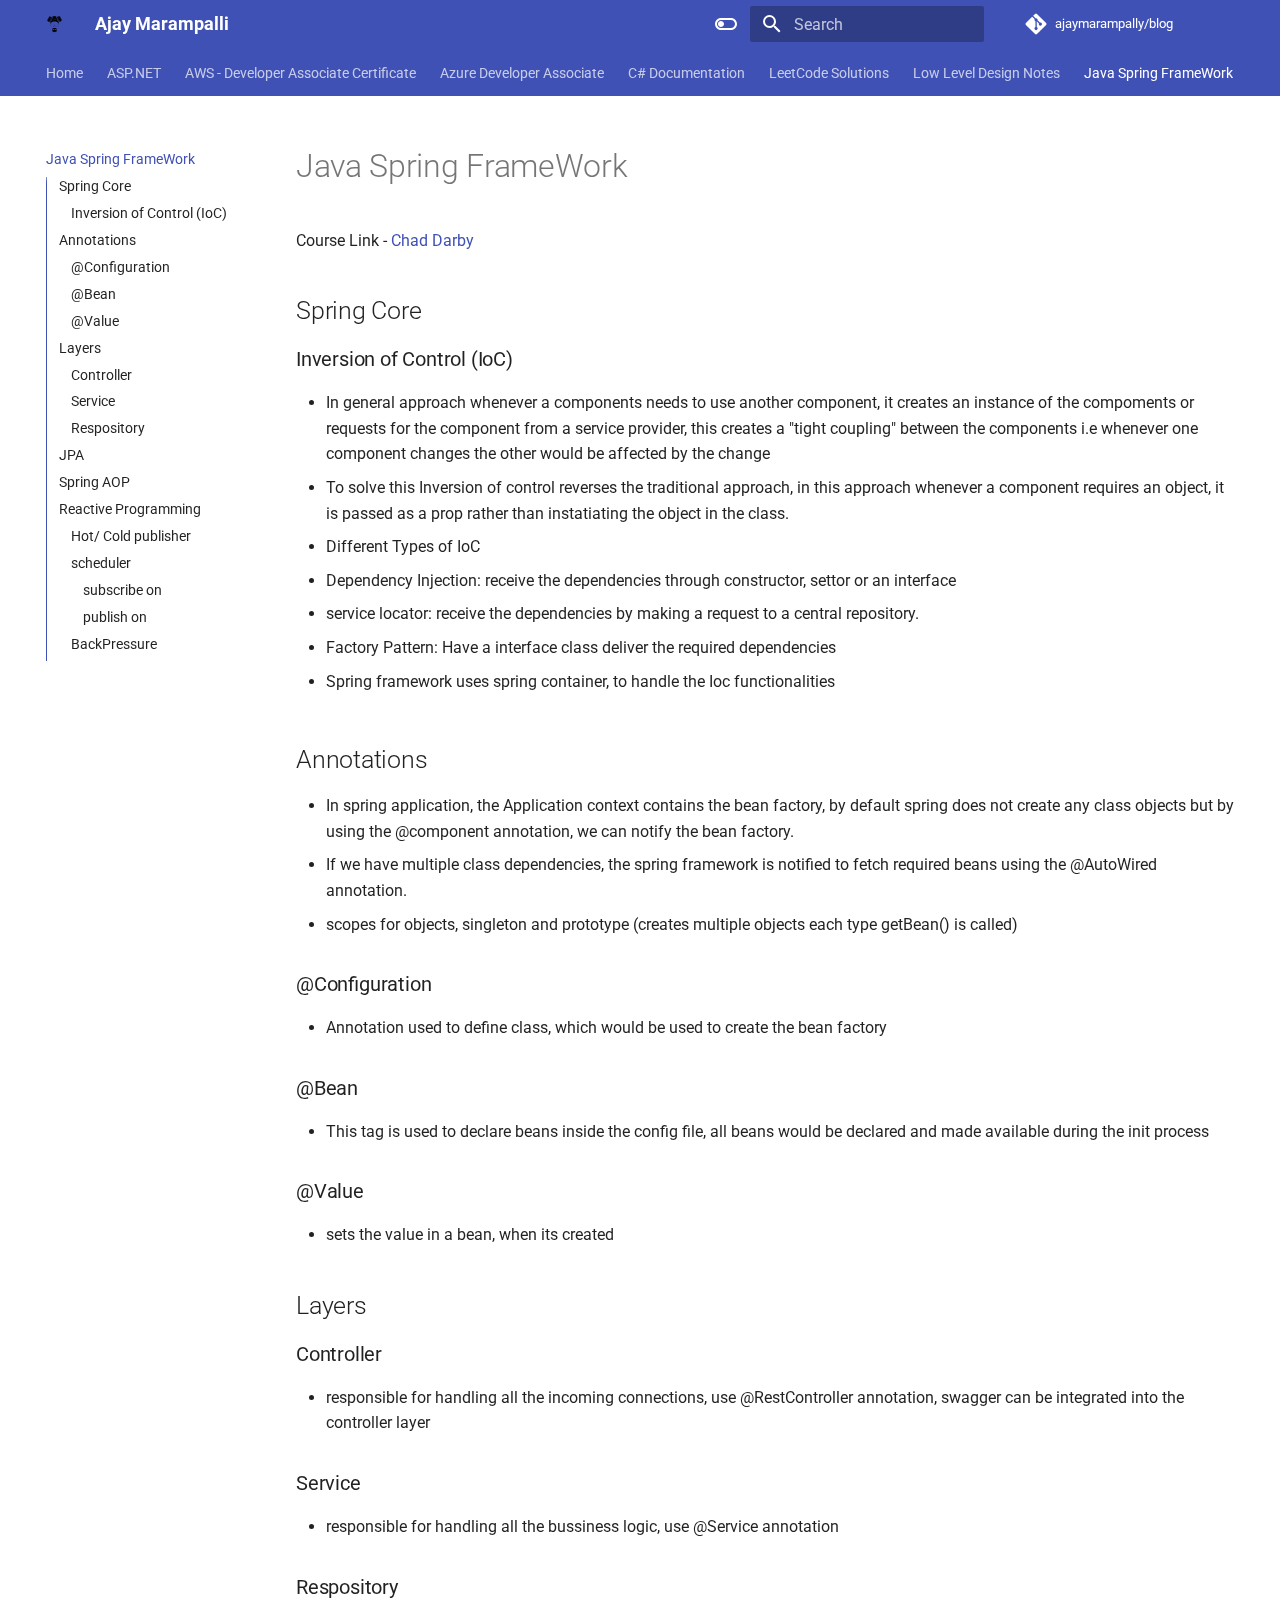
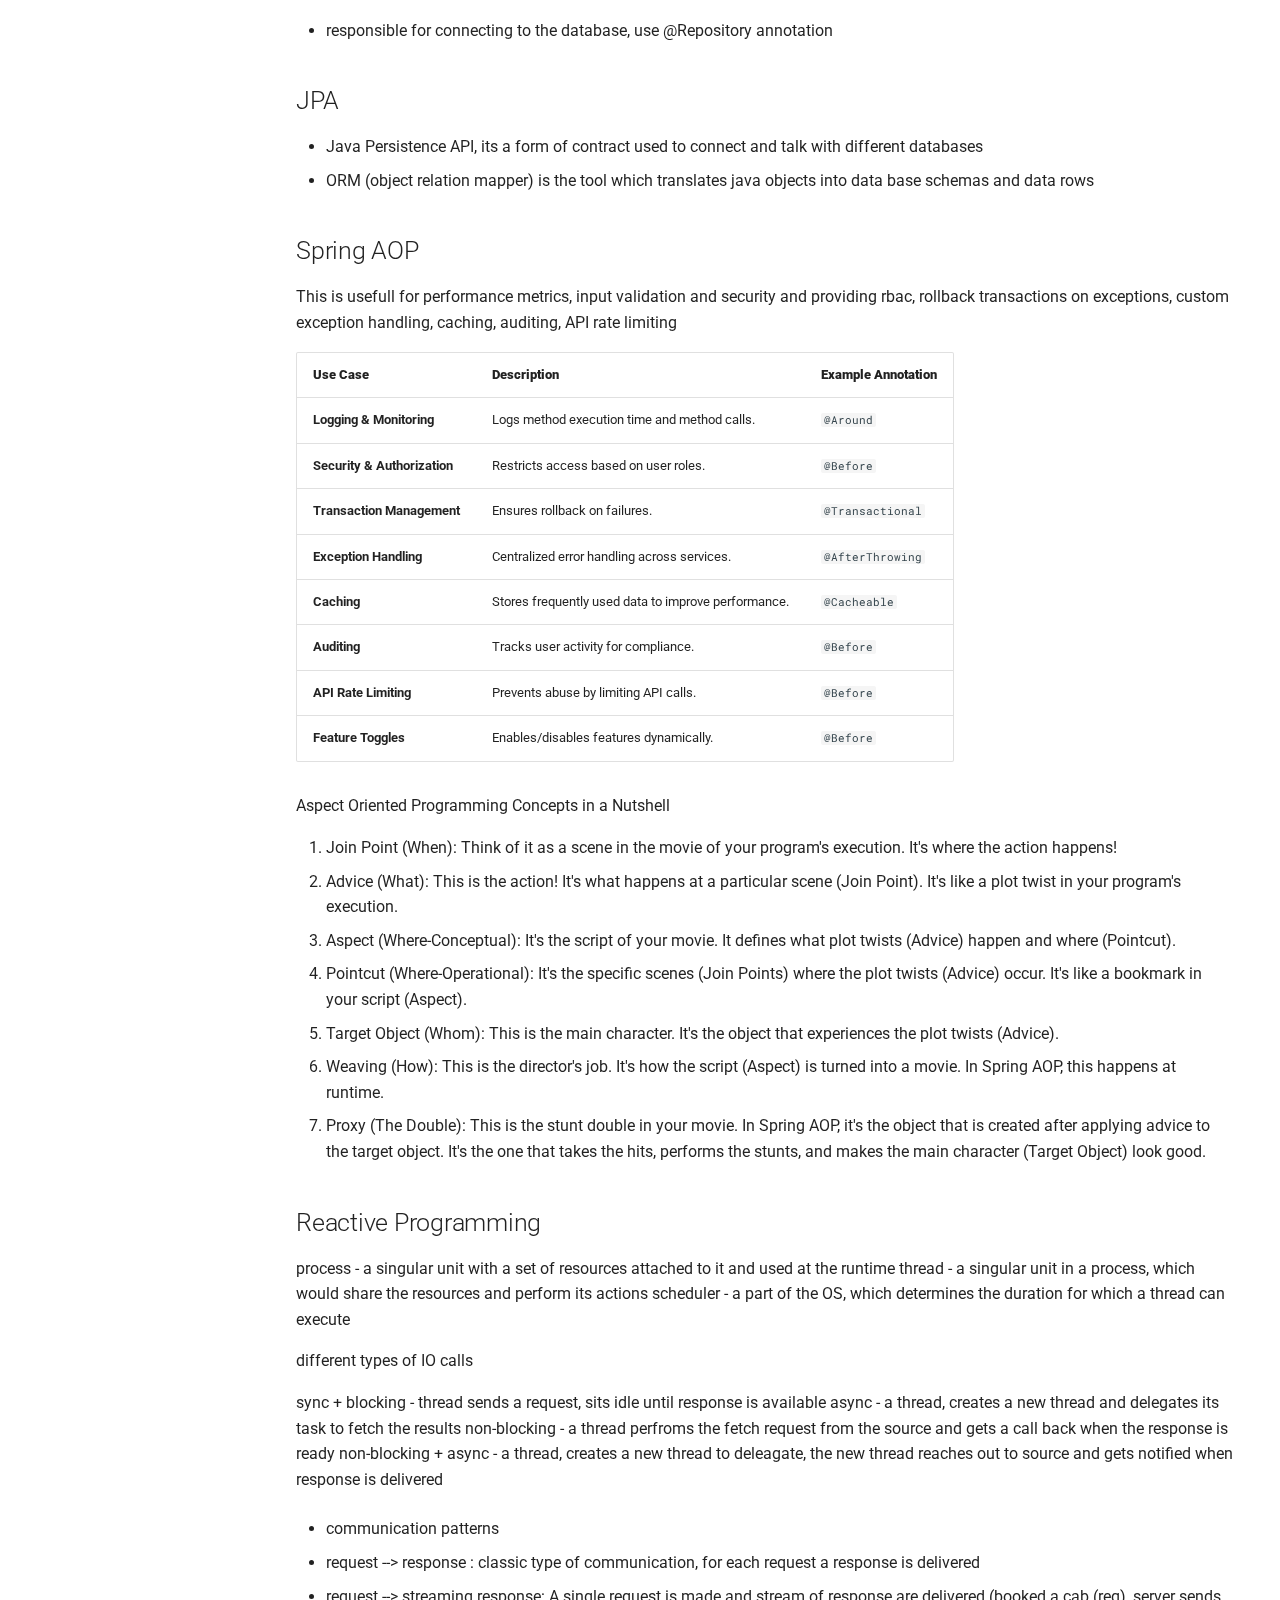
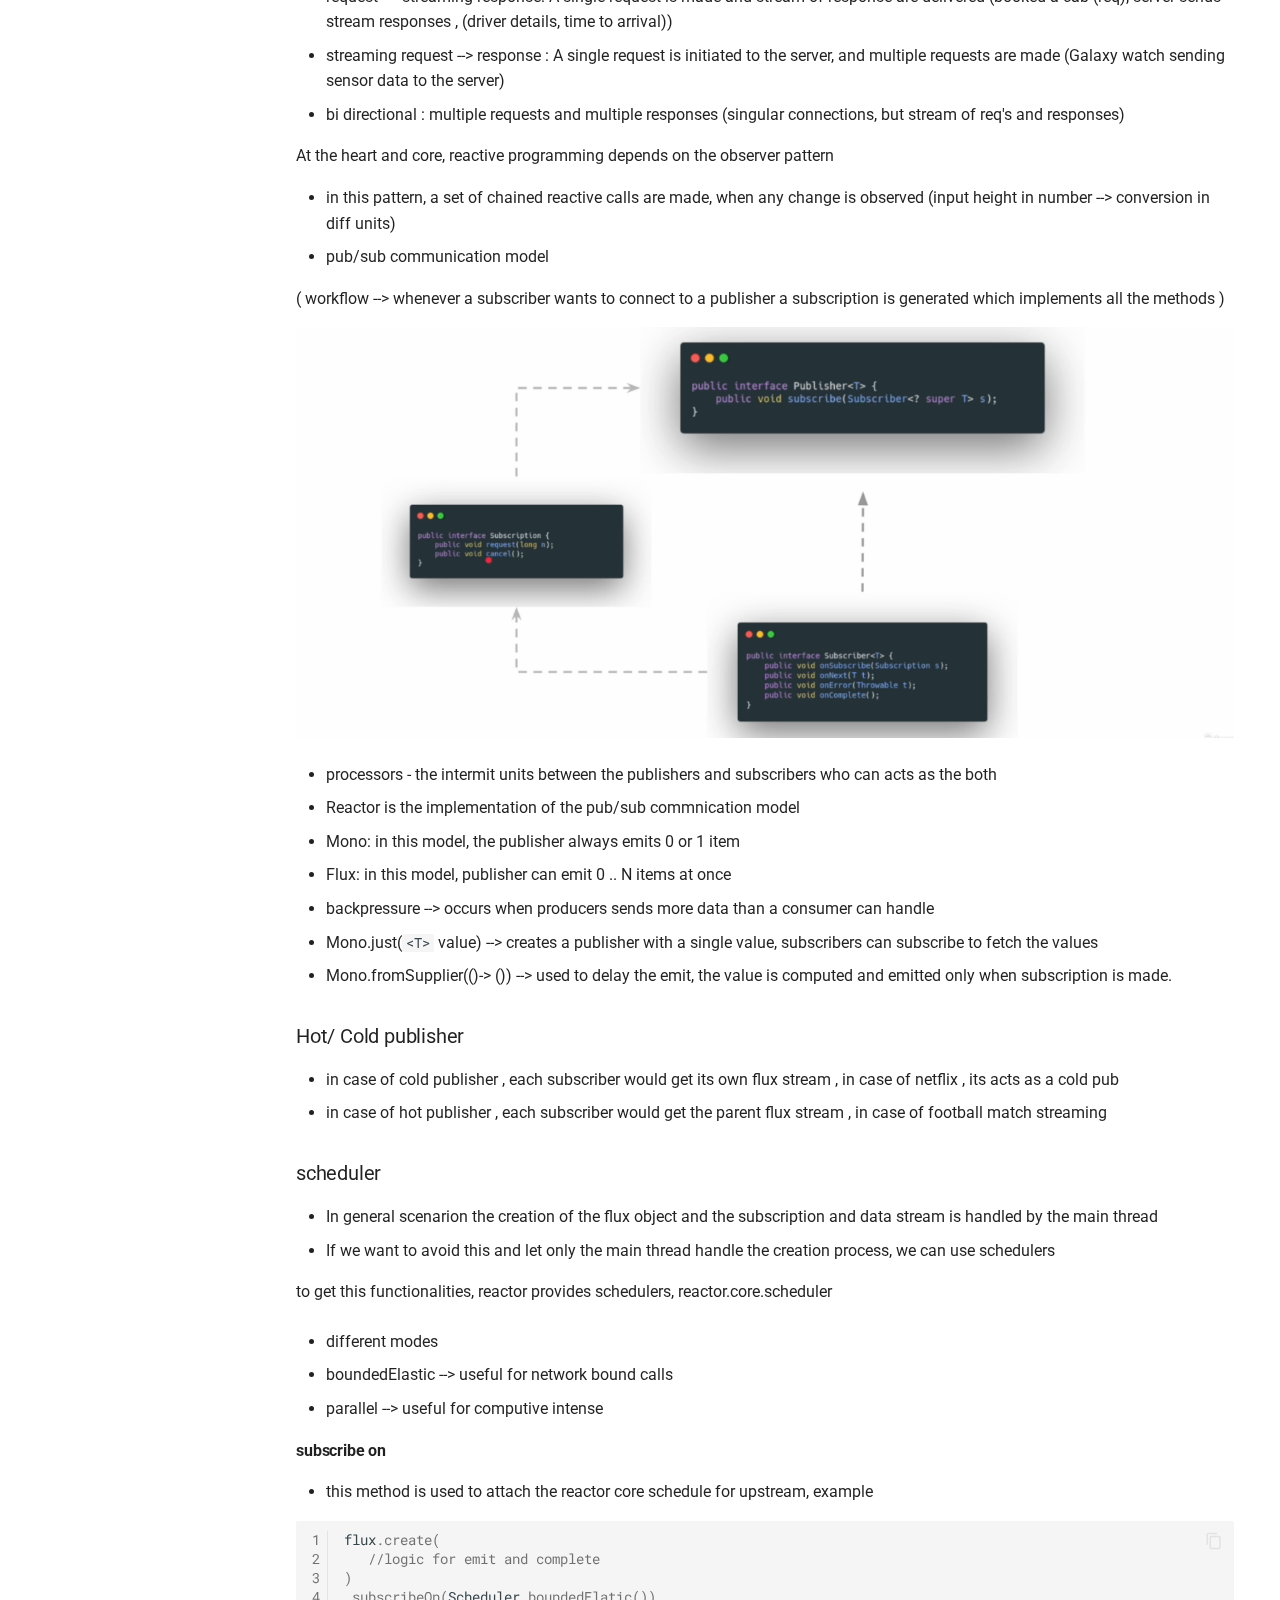
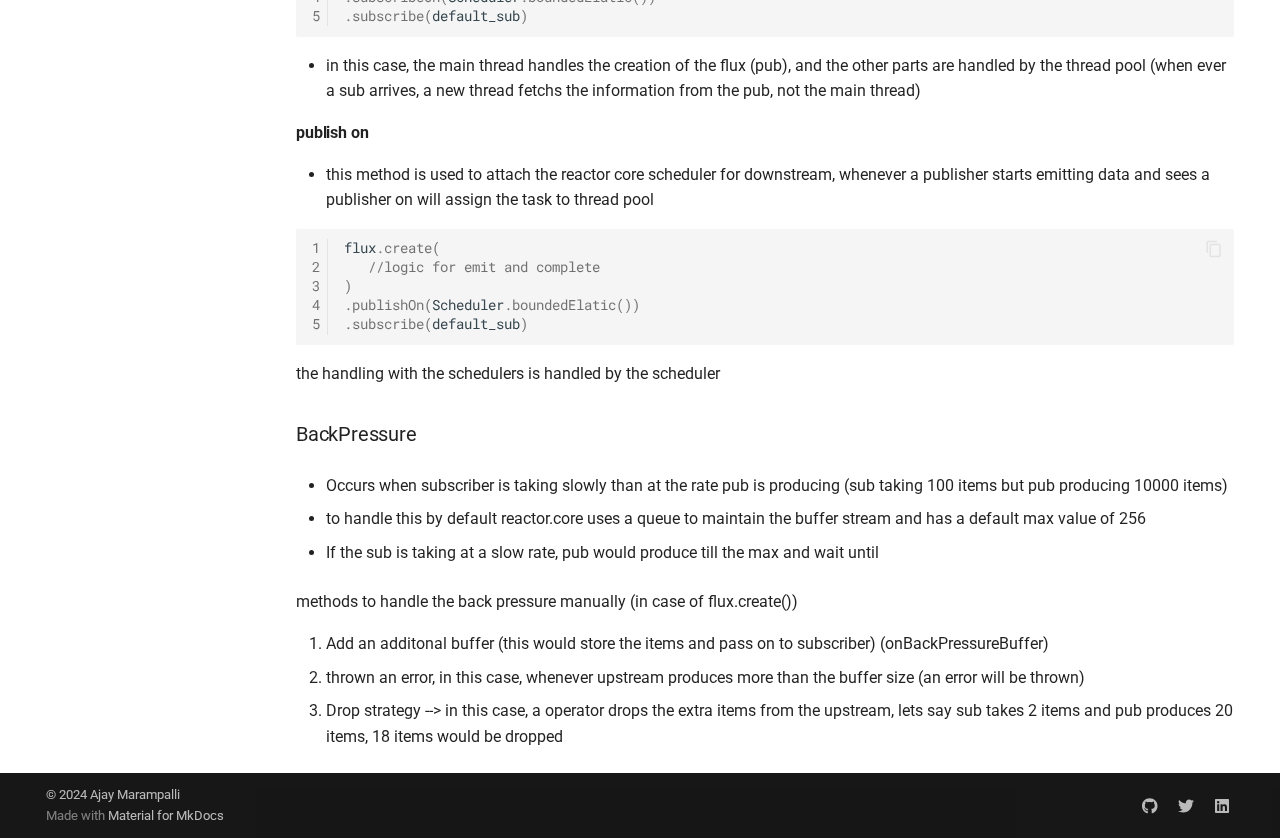
<file: spring/index.html>
<!doctype html>
<html lang="en" class="no-js">
  <head>
    
      <meta charset="utf-8">
      <meta name="viewport" content="width=device-width,initial-scale=1">
      
      
      
        <link rel="canonical" href="https://ajaymarampally.github.io/blog/spring/">
      
      
        <link rel="prev" href="../lld/">
      
      
      
      <link rel="icon" href="../assets/images/favicon.png">
      <meta name="generator" content="mkdocs-1.6.1, mkdocs-material-9.6.7">
    
    
      
        <title>Java Spring FrameWork - Ajay Marampalli</title>
      
    
    
      <link rel="stylesheet" href="../assets/stylesheets/main.8608ea7d.min.css">
      
        
        <link rel="stylesheet" href="../assets/stylesheets/palette.06af60db.min.css">
      
      


    
    
      
    
    
      
        
        
        <link rel="preconnect" href="https://fonts.gstatic.com" crossorigin>
        <link rel="stylesheet" href="https://fonts.googleapis.com/css?family=Roboto:300,300i,400,400i,700,700i%7CRoboto+Mono:400,400i,700,700i&display=fallback">
        <style>:root{--md-text-font:"Roboto";--md-code-font:"Roboto Mono"}</style>
      
    
    
    <script>__md_scope=new URL("..",location),__md_hash=e=>[...e].reduce(((e,_)=>(e<<5)-e+_.charCodeAt(0)),0),__md_get=(e,_=localStorage,t=__md_scope)=>JSON.parse(_.getItem(t.pathname+"."+e)),__md_set=(e,_,t=localStorage,a=__md_scope)=>{try{t.setItem(a.pathname+"."+e,JSON.stringify(_))}catch(e){}}</script>
    
      
  


  
  

<script id="__analytics">function __md_analytics(){function e(){dataLayer.push(arguments)}window.dataLayer=window.dataLayer||[],e("js",new Date),e("config","G-CS24T0932L"),document.addEventListener("DOMContentLoaded",(function(){document.forms.search&&document.forms.search.query.addEventListener("blur",(function(){this.value&&e("event","search",{search_term:this.value})}));document$.subscribe((function(){var t=document.forms.feedback;if(void 0!==t)for(var a of t.querySelectorAll("[type=submit]"))a.addEventListener("click",(function(a){a.preventDefault();var n=document.location.pathname,d=this.getAttribute("data-md-value");e("event","feedback",{page:n,data:d}),t.firstElementChild.disabled=!0;var r=t.querySelector(".md-feedback__note [data-md-value='"+d+"']");r&&(r.hidden=!1)})),t.hidden=!1})),location$.subscribe((function(t){e("config","G-CS24T0932L",{page_path:t.pathname})}))}));var t=document.createElement("script");t.async=!0,t.src="https://www.googletagmanager.com/gtag/js?id=G-CS24T0932L",document.getElementById("__analytics").insertAdjacentElement("afterEnd",t)}</script>
  
    <script>"undefined"!=typeof __md_analytics&&__md_analytics()</script>
  

    
    
    
  </head>
  
  
    
    
      
    
    
    
    
    <body dir="ltr" data-md-color-scheme="default" data-md-color-primary="indigo" data-md-color-accent="purple">
  
    
    <input class="md-toggle" data-md-toggle="drawer" type="checkbox" id="__drawer" autocomplete="off">
    <input class="md-toggle" data-md-toggle="search" type="checkbox" id="__search" autocomplete="off">
    <label class="md-overlay" for="__drawer"></label>
    <div data-md-component="skip">
      
        
        <a href="#java-spring-framework" class="md-skip">
          Skip to content
        </a>
      
    </div>
    <div data-md-component="announce">
      
    </div>
    
    
      

<header class="md-header" data-md-component="header">
  <nav class="md-header__inner md-grid" aria-label="Header">
    <a href=".." title="Ajay Marampalli" class="md-header__button md-logo" aria-label="Ajay Marampalli" data-md-component="logo">
      
  <img src="../images/logo.png" alt="logo">

    </a>
    <label class="md-header__button md-icon" for="__drawer">
      
      <svg xmlns="http://www.w3.org/2000/svg" viewBox="0 0 24 24"><path d="M3 6h18v2H3zm0 5h18v2H3zm0 5h18v2H3z"/></svg>
    </label>
    <div class="md-header__title" data-md-component="header-title">
      <div class="md-header__ellipsis">
        <div class="md-header__topic">
          <span class="md-ellipsis">
            Ajay Marampalli
          </span>
        </div>
        <div class="md-header__topic" data-md-component="header-topic">
          <span class="md-ellipsis">
            
              Java Spring FrameWork
            
          </span>
        </div>
      </div>
    </div>
    
      
        <form class="md-header__option" data-md-component="palette">
  
    
    
    
    <input class="md-option" data-md-color-media="" data-md-color-scheme="default" data-md-color-primary="indigo" data-md-color-accent="purple"  aria-label="Switch to dark mode"  type="radio" name="__palette" id="__palette_0">
    
      <label class="md-header__button md-icon" title="Switch to dark mode" for="__palette_1" hidden>
        <svg xmlns="http://www.w3.org/2000/svg" viewBox="0 0 24 24"><path d="M17 6H7c-3.31 0-6 2.69-6 6s2.69 6 6 6h10c3.31 0 6-2.69 6-6s-2.69-6-6-6m0 10H7c-2.21 0-4-1.79-4-4s1.79-4 4-4h10c2.21 0 4 1.79 4 4s-1.79 4-4 4M7 9c-1.66 0-3 1.34-3 3s1.34 3 3 3 3-1.34 3-3-1.34-3-3-3"/></svg>
      </label>
    
  
    
    
    
    <input class="md-option" data-md-color-media="" data-md-color-scheme="slate" data-md-color-primary="indigo" data-md-color-accent="lime"  aria-label="Switch to light mode"  type="radio" name="__palette" id="__palette_1">
    
      <label class="md-header__button md-icon" title="Switch to light mode" for="__palette_0" hidden>
        <svg xmlns="http://www.w3.org/2000/svg" viewBox="0 0 24 24"><path d="M17 7H7a5 5 0 0 0-5 5 5 5 0 0 0 5 5h10a5 5 0 0 0 5-5 5 5 0 0 0-5-5m0 8a3 3 0 0 1-3-3 3 3 0 0 1 3-3 3 3 0 0 1 3 3 3 3 0 0 1-3 3"/></svg>
      </label>
    
  
</form>
      
    
    
      <script>var palette=__md_get("__palette");if(palette&&palette.color){if("(prefers-color-scheme)"===palette.color.media){var media=matchMedia("(prefers-color-scheme: light)"),input=document.querySelector(media.matches?"[data-md-color-media='(prefers-color-scheme: light)']":"[data-md-color-media='(prefers-color-scheme: dark)']");palette.color.media=input.getAttribute("data-md-color-media"),palette.color.scheme=input.getAttribute("data-md-color-scheme"),palette.color.primary=input.getAttribute("data-md-color-primary"),palette.color.accent=input.getAttribute("data-md-color-accent")}for(var[key,value]of Object.entries(palette.color))document.body.setAttribute("data-md-color-"+key,value)}</script>
    
    
    
      <label class="md-header__button md-icon" for="__search">
        
        <svg xmlns="http://www.w3.org/2000/svg" viewBox="0 0 24 24"><path d="M9.5 3A6.5 6.5 0 0 1 16 9.5c0 1.61-.59 3.09-1.56 4.23l.27.27h.79l5 5-1.5 1.5-5-5v-.79l-.27-.27A6.52 6.52 0 0 1 9.5 16 6.5 6.5 0 0 1 3 9.5 6.5 6.5 0 0 1 9.5 3m0 2C7 5 5 7 5 9.5S7 14 9.5 14 14 12 14 9.5 12 5 9.5 5"/></svg>
      </label>
      <div class="md-search" data-md-component="search" role="dialog">
  <label class="md-search__overlay" for="__search"></label>
  <div class="md-search__inner" role="search">
    <form class="md-search__form" name="search">
      <input type="text" class="md-search__input" name="query" aria-label="Search" placeholder="Search" autocapitalize="off" autocorrect="off" autocomplete="off" spellcheck="false" data-md-component="search-query" required>
      <label class="md-search__icon md-icon" for="__search">
        
        <svg xmlns="http://www.w3.org/2000/svg" viewBox="0 0 24 24"><path d="M9.5 3A6.5 6.5 0 0 1 16 9.5c0 1.61-.59 3.09-1.56 4.23l.27.27h.79l5 5-1.5 1.5-5-5v-.79l-.27-.27A6.52 6.52 0 0 1 9.5 16 6.5 6.5 0 0 1 3 9.5 6.5 6.5 0 0 1 9.5 3m0 2C7 5 5 7 5 9.5S7 14 9.5 14 14 12 14 9.5 12 5 9.5 5"/></svg>
        
        <svg xmlns="http://www.w3.org/2000/svg" viewBox="0 0 24 24"><path d="M20 11v2H8l5.5 5.5-1.42 1.42L4.16 12l7.92-7.92L13.5 5.5 8 11z"/></svg>
      </label>
      <nav class="md-search__options" aria-label="Search">
        
        <button type="reset" class="md-search__icon md-icon" title="Clear" aria-label="Clear" tabindex="-1">
          
          <svg xmlns="http://www.w3.org/2000/svg" viewBox="0 0 24 24"><path d="M19 6.41 17.59 5 12 10.59 6.41 5 5 6.41 10.59 12 5 17.59 6.41 19 12 13.41 17.59 19 19 17.59 13.41 12z"/></svg>
        </button>
      </nav>
      
        <div class="md-search__suggest" data-md-component="search-suggest"></div>
      
    </form>
    <div class="md-search__output">
      <div class="md-search__scrollwrap" tabindex="0" data-md-scrollfix>
        <div class="md-search-result" data-md-component="search-result">
          <div class="md-search-result__meta">
            Initializing search
          </div>
          <ol class="md-search-result__list" role="presentation"></ol>
        </div>
      </div>
    </div>
  </div>
</div>
    
    
      <div class="md-header__source">
        <a href="https://github.com/ajaymarampally/blog" title="Go to repository" class="md-source" data-md-component="source">
  <div class="md-source__icon md-icon">
    
    <svg xmlns="http://www.w3.org/2000/svg" viewBox="0 0 448 512"><!--! Font Awesome Free 6.7.2 by @fontawesome - https://fontawesome.com License - https://fontawesome.com/license/free (Icons: CC BY 4.0, Fonts: SIL OFL 1.1, Code: MIT License) Copyright 2024 Fonticons, Inc.--><path d="M439.55 236.05 244 40.45a28.87 28.87 0 0 0-40.81 0l-40.66 40.63 51.52 51.52c27.06-9.14 52.68 16.77 43.39 43.68l49.66 49.66c34.23-11.8 61.18 31 35.47 56.69-26.49 26.49-70.21-2.87-56-37.34L240.22 199v121.85c25.3 12.54 22.26 41.85 9.08 55a34.34 34.34 0 0 1-48.55 0c-17.57-17.6-11.07-46.91 11.25-56v-123c-20.8-8.51-24.6-30.74-18.64-45L142.57 101 8.45 235.14a28.86 28.86 0 0 0 0 40.81l195.61 195.6a28.86 28.86 0 0 0 40.8 0l194.69-194.69a28.86 28.86 0 0 0 0-40.81"/></svg>
  </div>
  <div class="md-source__repository">
    ajaymarampally/blog
  </div>
</a>
      </div>
    
  </nav>
  
</header>
    
    <div class="md-container" data-md-component="container">
      
      
        
          
            
<nav class="md-tabs" aria-label="Tabs" data-md-component="tabs">
  <div class="md-grid">
    <ul class="md-tabs__list">
      
        
  
  
  
    <li class="md-tabs__item">
      <a href=".." class="md-tabs__link">
        
  
    
  
  Home

      </a>
    </li>
  

      
        
  
  
  
    <li class="md-tabs__item">
      <a href="../ASP.NET/" class="md-tabs__link">
        
  
    
  
  ASP.NET

      </a>
    </li>
  

      
        
  
  
  
    <li class="md-tabs__item">
      <a href="../AWS/" class="md-tabs__link">
        
  
    
  
  AWS - Developer Associate Certificate

      </a>
    </li>
  

      
        
  
  
  
    <li class="md-tabs__item">
      <a href="../AzureDev/" class="md-tabs__link">
        
  
    
  
  Azure Developer Associate

      </a>
    </li>
  

      
        
  
  
  
    <li class="md-tabs__item">
      <a href="../C%23/" class="md-tabs__link">
        
  
    
  
  C# Documentation

      </a>
    </li>
  

      
        
  
  
  
    <li class="md-tabs__item">
      <a href="../LeetCode/" class="md-tabs__link">
        
  
    
  
  LeetCode Solutions

      </a>
    </li>
  

      
        
  
  
  
    <li class="md-tabs__item">
      <a href="../lld/" class="md-tabs__link">
        
  
    
  
  Low Level Design Notes

      </a>
    </li>
  

      
        
  
  
    
  
  
    <li class="md-tabs__item md-tabs__item--active">
      <a href="./" class="md-tabs__link">
        
  
    
  
  Java Spring FrameWork

      </a>
    </li>
  

      
    </ul>
  </div>
</nav>
          
        
      
      <main class="md-main" data-md-component="main">
        <div class="md-main__inner md-grid">
          
            
              
              <div class="md-sidebar md-sidebar--primary" data-md-component="sidebar" data-md-type="navigation" >
                <div class="md-sidebar__scrollwrap">
                  <div class="md-sidebar__inner">
                    


  


  

<nav class="md-nav md-nav--primary md-nav--lifted md-nav--integrated" aria-label="Navigation" data-md-level="0">
  <label class="md-nav__title" for="__drawer">
    <a href=".." title="Ajay Marampalli" class="md-nav__button md-logo" aria-label="Ajay Marampalli" data-md-component="logo">
      
  <img src="../images/logo.png" alt="logo">

    </a>
    Ajay Marampalli
  </label>
  
    <div class="md-nav__source">
      <a href="https://github.com/ajaymarampally/blog" title="Go to repository" class="md-source" data-md-component="source">
  <div class="md-source__icon md-icon">
    
    <svg xmlns="http://www.w3.org/2000/svg" viewBox="0 0 448 512"><!--! Font Awesome Free 6.7.2 by @fontawesome - https://fontawesome.com License - https://fontawesome.com/license/free (Icons: CC BY 4.0, Fonts: SIL OFL 1.1, Code: MIT License) Copyright 2024 Fonticons, Inc.--><path d="M439.55 236.05 244 40.45a28.87 28.87 0 0 0-40.81 0l-40.66 40.63 51.52 51.52c27.06-9.14 52.68 16.77 43.39 43.68l49.66 49.66c34.23-11.8 61.18 31 35.47 56.69-26.49 26.49-70.21-2.87-56-37.34L240.22 199v121.85c25.3 12.54 22.26 41.85 9.08 55a34.34 34.34 0 0 1-48.55 0c-17.57-17.6-11.07-46.91 11.25-56v-123c-20.8-8.51-24.6-30.74-18.64-45L142.57 101 8.45 235.14a28.86 28.86 0 0 0 0 40.81l195.61 195.6a28.86 28.86 0 0 0 40.8 0l194.69-194.69a28.86 28.86 0 0 0 0-40.81"/></svg>
  </div>
  <div class="md-source__repository">
    ajaymarampally/blog
  </div>
</a>
    </div>
  
  <ul class="md-nav__list" data-md-scrollfix>
    
      
      
  
  
  
  
    <li class="md-nav__item">
      <a href=".." class="md-nav__link">
        
  
  <span class="md-ellipsis">
    Home
    
  </span>
  

      </a>
    </li>
  

    
      
      
  
  
  
  
    <li class="md-nav__item">
      <a href="../ASP.NET/" class="md-nav__link">
        
  
  <span class="md-ellipsis">
    ASP.NET
    
  </span>
  

      </a>
    </li>
  

    
      
      
  
  
  
  
    <li class="md-nav__item">
      <a href="../AWS/" class="md-nav__link">
        
  
  <span class="md-ellipsis">
    AWS - Developer Associate Certificate
    
  </span>
  

      </a>
    </li>
  

    
      
      
  
  
  
  
    <li class="md-nav__item">
      <a href="../AzureDev/" class="md-nav__link">
        
  
  <span class="md-ellipsis">
    Azure Developer Associate
    
  </span>
  

      </a>
    </li>
  

    
      
      
  
  
  
  
    <li class="md-nav__item">
      <a href="../C%23/" class="md-nav__link">
        
  
  <span class="md-ellipsis">
    C# Documentation
    
  </span>
  

      </a>
    </li>
  

    
      
      
  
  
  
  
    <li class="md-nav__item">
      <a href="../LeetCode/" class="md-nav__link">
        
  
  <span class="md-ellipsis">
    LeetCode Solutions
    
  </span>
  

      </a>
    </li>
  

    
      
      
  
  
  
  
    <li class="md-nav__item">
      <a href="../lld/" class="md-nav__link">
        
  
  <span class="md-ellipsis">
    Low Level Design Notes
    
  </span>
  

      </a>
    </li>
  

    
      
      
  
  
    
  
  
  
    <li class="md-nav__item md-nav__item--active">
      
      <input class="md-nav__toggle md-toggle" type="checkbox" id="__toc">
      
      
        
      
      
        <label class="md-nav__link md-nav__link--active" for="__toc">
          
  
  <span class="md-ellipsis">
    Java Spring FrameWork
    
  </span>
  

          <span class="md-nav__icon md-icon"></span>
        </label>
      
      <a href="./" class="md-nav__link md-nav__link--active">
        
  
  <span class="md-ellipsis">
    Java Spring FrameWork
    
  </span>
  

      </a>
      
        

<nav class="md-nav md-nav--secondary" aria-label="Table of contents">
  
  
  
    
  
  
    <label class="md-nav__title" for="__toc">
      <span class="md-nav__icon md-icon"></span>
      Table of contents
    </label>
    <ul class="md-nav__list" data-md-component="toc" data-md-scrollfix>
      
        <li class="md-nav__item">
  <a href="#spring-core" class="md-nav__link">
    <span class="md-ellipsis">
      Spring Core
    </span>
  </a>
  
    <nav class="md-nav" aria-label="Spring Core">
      <ul class="md-nav__list">
        
          <li class="md-nav__item">
  <a href="#inversion-of-control-ioc" class="md-nav__link">
    <span class="md-ellipsis">
      Inversion of Control (IoC)
    </span>
  </a>
  
</li>
        
      </ul>
    </nav>
  
</li>
      
        <li class="md-nav__item">
  <a href="#annotations" class="md-nav__link">
    <span class="md-ellipsis">
      Annotations
    </span>
  </a>
  
    <nav class="md-nav" aria-label="Annotations">
      <ul class="md-nav__list">
        
          <li class="md-nav__item">
  <a href="#configuration" class="md-nav__link">
    <span class="md-ellipsis">
      @Configuration
    </span>
  </a>
  
</li>
        
          <li class="md-nav__item">
  <a href="#bean" class="md-nav__link">
    <span class="md-ellipsis">
      @Bean
    </span>
  </a>
  
</li>
        
          <li class="md-nav__item">
  <a href="#value" class="md-nav__link">
    <span class="md-ellipsis">
      @Value
    </span>
  </a>
  
</li>
        
      </ul>
    </nav>
  
</li>
      
        <li class="md-nav__item">
  <a href="#layers" class="md-nav__link">
    <span class="md-ellipsis">
      Layers
    </span>
  </a>
  
    <nav class="md-nav" aria-label="Layers">
      <ul class="md-nav__list">
        
          <li class="md-nav__item">
  <a href="#controller" class="md-nav__link">
    <span class="md-ellipsis">
      Controller
    </span>
  </a>
  
</li>
        
          <li class="md-nav__item">
  <a href="#service" class="md-nav__link">
    <span class="md-ellipsis">
      Service
    </span>
  </a>
  
</li>
        
          <li class="md-nav__item">
  <a href="#respository" class="md-nav__link">
    <span class="md-ellipsis">
      Respository
    </span>
  </a>
  
</li>
        
      </ul>
    </nav>
  
</li>
      
        <li class="md-nav__item">
  <a href="#jpa" class="md-nav__link">
    <span class="md-ellipsis">
      JPA
    </span>
  </a>
  
</li>
      
        <li class="md-nav__item">
  <a href="#spring-aop" class="md-nav__link">
    <span class="md-ellipsis">
      Spring AOP
    </span>
  </a>
  
</li>
      
        <li class="md-nav__item">
  <a href="#reactive-programming" class="md-nav__link">
    <span class="md-ellipsis">
      Reactive Programming
    </span>
  </a>
  
    <nav class="md-nav" aria-label="Reactive Programming">
      <ul class="md-nav__list">
        
          <li class="md-nav__item">
  <a href="#hot-cold-publisher" class="md-nav__link">
    <span class="md-ellipsis">
      Hot/ Cold publisher
    </span>
  </a>
  
</li>
        
          <li class="md-nav__item">
  <a href="#scheduler" class="md-nav__link">
    <span class="md-ellipsis">
      scheduler
    </span>
  </a>
  
    <nav class="md-nav" aria-label="scheduler">
      <ul class="md-nav__list">
        
          <li class="md-nav__item">
  <a href="#subscribe-on" class="md-nav__link">
    <span class="md-ellipsis">
      subscribe on
    </span>
  </a>
  
</li>
        
          <li class="md-nav__item">
  <a href="#publish-on" class="md-nav__link">
    <span class="md-ellipsis">
      publish on
    </span>
  </a>
  
</li>
        
      </ul>
    </nav>
  
</li>
        
          <li class="md-nav__item">
  <a href="#backpressure" class="md-nav__link">
    <span class="md-ellipsis">
      BackPressure
    </span>
  </a>
  
</li>
        
      </ul>
    </nav>
  
</li>
      
    </ul>
  
</nav>
      
    </li>
  

    
  </ul>
</nav>
                  </div>
                </div>
              </div>
            
            
          
          
            <div class="md-content" data-md-component="content">
              <article class="md-content__inner md-typeset">
                
                  



<h1 id="java-spring-framework">Java Spring FrameWork</h1>
<p>Course Link - <a href="https://gale.udemy.com/course/spring-hibernate-tutorial/learn/lecture/36828980#overview">Chad Darby</a></p>
<h2 id="spring-core">Spring Core</h2>
<h3 id="inversion-of-control-ioc">Inversion of Control (IoC)</h3>
<ul>
<li>In general approach whenever a components needs to use another component, it creates an instance of the compoments or requests for the component from a service provider, this creates a "tight coupling" between the components i.e whenever one component changes the other would be affected by the change</li>
<li>To solve this Inversion of control reverses the traditional approach, in this approach whenever a component requires an object, it is passed as a prop rather than instatiating the object in the class.</li>
<li>
<p>Different Types of IoC</p>
</li>
<li>
<p>Dependency Injection: receive the dependencies through constructor, settor or an interface</p>
</li>
<li>service locator: receive the dependencies by making a request to a central repository.</li>
<li>
<p>Factory Pattern: Have a interface class deliver the required dependencies</p>
</li>
<li>
<p>Spring framework uses spring container, to handle the Ioc functionalities</p>
</li>
</ul>
<h2 id="annotations">Annotations</h2>
<ul>
<li>In spring application, the Application context contains the bean factory, by default spring does not create any class objects but by using the @component annotation, we can notify the bean factory.</li>
<li>If we have multiple class dependencies, the spring framework is notified to fetch required beans using the @AutoWired annotation.</li>
<li>scopes for objects, singleton and prototype (creates multiple objects each type getBean() is called)</li>
</ul>
<h3 id="configuration">@Configuration</h3>
<ul>
<li>Annotation used to define class, which would be used to create the bean factory</li>
</ul>
<h3 id="bean">@Bean</h3>
<ul>
<li>This tag is used to declare beans inside the config file, all beans would be declared and made available during the init process</li>
</ul>
<h3 id="value">@Value</h3>
<ul>
<li>sets the value in a bean, when its created</li>
</ul>
<h2 id="layers">Layers</h2>
<h3 id="controller">Controller</h3>
<ul>
<li>responsible for handling all the incoming connections, use @RestController annotation, swagger can be integrated into the controller layer</li>
</ul>
<h3 id="service">Service</h3>
<ul>
<li>responsible for handling all the bussiness logic, use @Service annotation</li>
</ul>
<h3 id="respository">Respository</h3>
<ul>
<li>responsible for connecting to the database, use @Repository annotation</li>
</ul>
<h2 id="jpa">JPA</h2>
<ul>
<li>Java Persistence API, its a form of contract used to connect and talk with different databases</li>
<li>ORM (object relation mapper) is the tool which translates java objects into data base schemas and data rows</li>
</ul>
<h2 id="spring-aop">Spring AOP</h2>
<p>This is usefull for performance metrics, input validation and security and providing rbac, rollback transactions on exceptions, custom exception handling, caching, auditing, API rate limiting</p>
<table>
<thead>
<tr>
<th><strong>Use Case</strong></th>
<th><strong>Description</strong></th>
<th><strong>Example Annotation</strong></th>
</tr>
</thead>
<tbody>
<tr>
<td><strong>Logging &amp; Monitoring</strong></td>
<td>Logs method execution time and method calls.</td>
<td><code>@Around</code></td>
</tr>
<tr>
<td><strong>Security &amp; Authorization</strong></td>
<td>Restricts access based on user roles.</td>
<td><code>@Before</code></td>
</tr>
<tr>
<td><strong>Transaction Management</strong></td>
<td>Ensures rollback on failures.</td>
<td><code>@Transactional</code></td>
</tr>
<tr>
<td><strong>Exception Handling</strong></td>
<td>Centralized error handling across services.</td>
<td><code>@AfterThrowing</code></td>
</tr>
<tr>
<td><strong>Caching</strong></td>
<td>Stores frequently used data to improve performance.</td>
<td><code>@Cacheable</code></td>
</tr>
<tr>
<td><strong>Auditing</strong></td>
<td>Tracks user activity for compliance.</td>
<td><code>@Before</code></td>
</tr>
<tr>
<td><strong>API Rate Limiting</strong></td>
<td>Prevents abuse by limiting API calls.</td>
<td><code>@Before</code></td>
</tr>
<tr>
<td><strong>Feature Toggles</strong></td>
<td>Enables/disables features dynamically.</td>
<td><code>@Before</code></td>
</tr>
</tbody>
</table>
<p>Aspect Oriented Programming Concepts in a Nutshell</p>
<ol>
<li>Join Point (When): Think of it as a scene in the movie of your program's execution.
   It's where the action happens!</li>
<li>Advice (What): This is the action! It's what happens at a particular scene (Join Point). It's like a plot twist in your program's execution.</li>
<li>Aspect (Where-Conceptual): It's the script of your movie. It defines what plot twists (Advice) happen and where (Pointcut).</li>
<li>Pointcut (Where-Operational): It's the specific scenes (Join Points) where the plot twists (Advice) occur. It's like a bookmark in your script (Aspect).</li>
<li>Target Object (Whom): This is the main character. It's the object that experiences the plot twists (Advice).</li>
<li>Weaving (How): This is the director's job. It's how the script (Aspect) is turned into a movie. In Spring AOP, this happens at runtime.</li>
<li>Proxy (The Double): This is the stunt double in your movie. In Spring AOP, it's the object that is created after applying advice to the target object. It's the one that takes the hits, performs the stunts, and makes the main character (Target Object) look good.</li>
</ol>
<h2 id="reactive-programming">Reactive Programming</h2>
<p>process - a singular unit with a set of resources attached to it and used at the runtime
thread - a singular unit in a process, which would share the resources and perform its actions
scheduler - a part of the OS, which determines the duration for which a thread can execute</p>
<p>different types of IO calls</p>
<p>sync + blocking - thread sends a request, sits idle until response is available
async - a thread, creates a new thread and delegates its task to fetch the results
non-blocking - a thread perfroms the fetch request from the source and gets a call back when the response is ready
non-blocking + async - a thread, creates a new thread to deleagate, the new thread reaches out to source and gets notified when response is delivered</p>
<ul>
<li>
<p>communication patterns</p>
</li>
<li>
<p>request --&gt; response : classic type of communication, for each request a response is delivered</p>
</li>
<li>request --&gt; streaming response: A single request is made and stream of response are delivered
   (booked a cab (req), server sends stream responses , (driver details, time to arrival))</li>
<li>streaming request --&gt; response : A single request is initiated to the server, and multiple requests are made
   (Galaxy watch sending sensor data to the server)</li>
<li>bi directional : multiple requests and multiple responses (singular connections, but stream of req's and responses)</li>
</ul>
<p>At the heart and core, reactive programming depends on the observer pattern</p>
<ul>
<li>in this pattern, a set of chained reactive calls are made, when any change is observed
  (input height in number --&gt; conversion in diff units)</li>
<li>pub/sub communication model</li>
</ul>
<p>(
workflow --&gt; whenever a subscriber wants to connect to a publisher a subscription is generated which implements all the methods
)</p>
<p><img alt="1741056841892" src="../image/spring/1741056841892.png" /></p>
<ul>
<li>processors - the intermit units between the publishers and subscribers who can acts as the both</li>
<li>Reactor is the implementation of the pub/sub commnication model</li>
<li>Mono: in this model, the publisher always emits 0 or 1 item</li>
<li>Flux: in this model, publisher can emit 0 .. N items at once</li>
<li>backpressure --&gt; occurs when producers sends more data than a consumer can handle</li>
<li>Mono.just(<code>&lt;T&gt;</code> value) --&gt; creates a publisher with a single value, subscribers can subscribe to fetch the values</li>
<li>Mono.fromSupplier(()-&gt; ()) --&gt; used to delay the emit, the value is computed and emitted only when subscription is made.</li>
</ul>
<h3 id="hot-cold-publisher">Hot/ Cold publisher</h3>
<ul>
<li>in case of cold publisher , each subscriber would get its own flux stream , in case of netflix , its acts as a cold pub</li>
<li>in case of hot publisher , each subscriber would get the parent flux stream , in case of football match streaming</li>
</ul>
<h3 id="scheduler">scheduler</h3>
<ul>
<li>In general scenarion the creation of the flux object and the subscription and data stream is handled by the main thread</li>
<li>If we want to avoid this and let only the main thread handle the creation process, we can use schedulers</li>
</ul>
<p>to get this functionalities, reactor provides schedulers, reactor.core.scheduler</p>
<ul>
<li>
<p>different modes</p>
</li>
<li>
<p>boundedElastic --&gt; useful for network bound calls</p>
</li>
<li>parallel --&gt; useful for computive intense</li>
</ul>
<h4 id="subscribe-on">subscribe on</h4>
<ul>
<li>this method is used to attach the reactor core schedule for upstream, example</li>
</ul>
<div class="highlight"><table class="highlighttable"><tr><td class="linenos"><div class="linenodiv"><pre><span></span><span class="normal">1</span>
<span class="normal">2</span>
<span class="normal">3</span>
<span class="normal">4</span>
<span class="normal">5</span></pre></div></td><td class="code"><div><pre><span></span><code><span class="n">flux</span><span class="p">.</span><span class="na">create</span><span class="p">(</span>
<span class="w">   </span><span class="c1">//logic for emit and complete</span>
<span class="p">)</span>
<span class="p">.</span><span class="na">subscribeOn</span><span class="p">(</span><span class="n">Scheduler</span><span class="p">.</span><span class="na">boundedElatic</span><span class="p">())</span>
<span class="p">.</span><span class="na">subscribe</span><span class="p">(</span><span class="n">default_sub</span><span class="p">)</span>
</code></pre></div></td></tr></table></div>
<ul>
<li>in this case, the main thread handles the creation of the flux (pub), and the other parts are handled by the thread pool
  (when ever a sub arrives, a new thread fetchs the information from the pub, not the main thread)</li>
</ul>
<h4 id="publish-on">publish on</h4>
<ul>
<li>this method is used to attach the reactor core scheduler for downstream, whenever a publisher starts emitting data and sees a publisher on will assign the task to thread pool</li>
</ul>
<div class="highlight"><table class="highlighttable"><tr><td class="linenos"><div class="linenodiv"><pre><span></span><span class="normal">1</span>
<span class="normal">2</span>
<span class="normal">3</span>
<span class="normal">4</span>
<span class="normal">5</span></pre></div></td><td class="code"><div><pre><span></span><code><span class="n">flux</span><span class="p">.</span><span class="na">create</span><span class="p">(</span>
<span class="w">   </span><span class="c1">//logic for emit and complete</span>
<span class="p">)</span>
<span class="p">.</span><span class="na">publishOn</span><span class="p">(</span><span class="n">Scheduler</span><span class="p">.</span><span class="na">boundedElatic</span><span class="p">())</span>
<span class="p">.</span><span class="na">subscribe</span><span class="p">(</span><span class="n">default_sub</span><span class="p">)</span>
</code></pre></div></td></tr></table></div>
<p>the handling with the schedulers is handled by the scheduler</p>
<h3 id="backpressure">BackPressure</h3>
<ul>
<li>
<p>Occurs when subscriber is taking slowly than at the rate pub is producing (sub taking 100 items but pub producing 10000 items)</p>
</li>
<li>
<p>to handle this by default reactor.core uses a queue to maintain the buffer stream and has a default max value of 256</p>
</li>
<li>
<p>If the sub is taking at a slow rate, pub would produce till the max and wait until</p>
</li>
</ul>
<p>methods to handle the back pressure manually (in case of flux.create())</p>
<ol>
<li>Add an additonal buffer (this would store the items and pass on to subscriber) (onBackPressureBuffer)</li>
<li>thrown an error, in this case, whenever upstream produces more than the buffer size (an error will be thrown)</li>
<li>Drop strategy --&gt; in this case, a operator drops the extra items from the upstream, lets say sub takes 2 items and pub produces 20 items, 18 items would be dropped</li>
</ol>









  




                
              </article>
            </div>
          
          
  <script>var tabs=__md_get("__tabs");if(Array.isArray(tabs))e:for(var set of document.querySelectorAll(".tabbed-set")){var labels=set.querySelector(".tabbed-labels");for(var tab of tabs)for(var label of labels.getElementsByTagName("label"))if(label.innerText.trim()===tab){var input=document.getElementById(label.htmlFor);input.checked=!0;continue e}}</script>

<script>var target=document.getElementById(location.hash.slice(1));target&&target.name&&(target.checked=target.name.startsWith("__tabbed_"))</script>
        </div>
        
          <button type="button" class="md-top md-icon" data-md-component="top" hidden>
  
  <svg xmlns="http://www.w3.org/2000/svg" viewBox="0 0 24 24"><path d="M13 20h-2V8l-5.5 5.5-1.42-1.42L12 4.16l7.92 7.92-1.42 1.42L13 8z"/></svg>
  Back to top
</button>
        
      </main>
      
        <footer class="md-footer">
  
  <div class="md-footer-meta md-typeset">
    <div class="md-footer-meta__inner md-grid">
      <div class="md-copyright">
  
    <div class="md-copyright__highlight">
      &copy; 2024 <a href="https://github.com/ajaymarampally"  target="_blank" rel="noopener">Ajay Marampalli</a>
    </div>
  
  
    Made with
    <a href="https://squidfunk.github.io/mkdocs-material/" target="_blank" rel="noopener">
      Material for MkDocs
    </a>
  
</div>
      
        <div class="md-social">
  
    
    
    
    
      
      
    
    <a href="https://github.com/ajaymarampally" target="_blank" rel="noopener" title="github.com" class="md-social__link">
      <svg xmlns="http://www.w3.org/2000/svg" viewBox="0 0 496 512"><!--! Font Awesome Free 6.7.2 by @fontawesome - https://fontawesome.com License - https://fontawesome.com/license/free (Icons: CC BY 4.0, Fonts: SIL OFL 1.1, Code: MIT License) Copyright 2024 Fonticons, Inc.--><path d="M165.9 397.4c0 2-2.3 3.6-5.2 3.6-3.3.3-5.6-1.3-5.6-3.6 0-2 2.3-3.6 5.2-3.6 3-.3 5.6 1.3 5.6 3.6m-31.1-4.5c-.7 2 1.3 4.3 4.3 4.9 2.6 1 5.6 0 6.2-2s-1.3-4.3-4.3-5.2c-2.6-.7-5.5.3-6.2 2.3m44.2-1.7c-2.9.7-4.9 2.6-4.6 4.9.3 2 2.9 3.3 5.9 2.6 2.9-.7 4.9-2.6 4.6-4.6-.3-1.9-3-3.2-5.9-2.9M244.8 8C106.1 8 0 113.3 0 252c0 110.9 69.8 205.8 169.5 239.2 12.8 2.3 17.3-5.6 17.3-12.1 0-6.2-.3-40.4-.3-61.4 0 0-70 15-84.7-29.8 0 0-11.4-29.1-27.8-36.6 0 0-22.9-15.7 1.6-15.4 0 0 24.9 2 38.6 25.8 21.9 38.6 58.6 27.5 72.9 20.9 2.3-16 8.8-27.1 16-33.7-55.9-6.2-112.3-14.3-112.3-110.5 0-27.5 7.6-41.3 23.6-58.9-2.6-6.5-11.1-33.3 2.6-67.9 20.9-6.5 69 27 69 27 20-5.6 41.5-8.5 62.8-8.5s42.8 2.9 62.8 8.5c0 0 48.1-33.6 69-27 13.7 34.7 5.2 61.4 2.6 67.9 16 17.7 25.8 31.5 25.8 58.9 0 96.5-58.9 104.2-114.8 110.5 9.2 7.9 17 22.9 17 46.4 0 33.7-.3 75.4-.3 83.6 0 6.5 4.6 14.4 17.3 12.1C428.2 457.8 496 362.9 496 252 496 113.3 383.5 8 244.8 8M97.2 352.9c-1.3 1-1 3.3.7 5.2 1.6 1.6 3.9 2.3 5.2 1 1.3-1 1-3.3-.7-5.2-1.6-1.6-3.9-2.3-5.2-1m-10.8-8.1c-.7 1.3.3 2.9 2.3 3.9 1.6 1 3.6.7 4.3-.7.7-1.3-.3-2.9-2.3-3.9-2-.6-3.6-.3-4.3.7m32.4 35.6c-1.6 1.3-1 4.3 1.3 6.2 2.3 2.3 5.2 2.6 6.5 1 1.3-1.3.7-4.3-1.3-6.2-2.2-2.3-5.2-2.6-6.5-1m-11.4-14.7c-1.6 1-1.6 3.6 0 5.9s4.3 3.3 5.6 2.3c1.6-1.3 1.6-3.9 0-6.2-1.4-2.3-4-3.3-5.6-2"/></svg>
    </a>
  
    
    
    
    
      
      
    
    <a href="https://twitter.com/ajay_marampalli" target="_blank" rel="noopener" title="twitter.com" class="md-social__link">
      <svg xmlns="http://www.w3.org/2000/svg" viewBox="0 0 512 512"><!--! Font Awesome Free 6.7.2 by @fontawesome - https://fontawesome.com License - https://fontawesome.com/license/free (Icons: CC BY 4.0, Fonts: SIL OFL 1.1, Code: MIT License) Copyright 2024 Fonticons, Inc.--><path d="M459.37 151.716c.325 4.548.325 9.097.325 13.645 0 138.72-105.583 298.558-298.558 298.558-59.452 0-114.68-17.219-161.137-47.106 8.447.974 16.568 1.299 25.34 1.299 49.055 0 94.213-16.568 130.274-44.832-46.132-.975-84.792-31.188-98.112-72.772 6.498.974 12.995 1.624 19.818 1.624 9.421 0 18.843-1.3 27.614-3.573-48.081-9.747-84.143-51.98-84.143-102.985v-1.299c13.969 7.797 30.214 12.67 47.431 13.319-28.264-18.843-46.781-51.005-46.781-87.391 0-19.492 5.197-37.36 14.294-52.954 51.655 63.675 129.3 105.258 216.365 109.807-1.624-7.797-2.599-15.918-2.599-24.04 0-57.828 46.782-104.934 104.934-104.934 30.213 0 57.502 12.67 76.67 33.137 23.715-4.548 46.456-13.32 66.599-25.34-7.798 24.366-24.366 44.833-46.132 57.827 21.117-2.273 41.584-8.122 60.426-16.243-14.292 20.791-32.161 39.308-52.628 54.253"/></svg>
    </a>
  
    
    
    
    
      
      
    
    <a href="https://www.linkedin.com/in/ajaymarampally" target="_blank" rel="noopener" title="www.linkedin.com" class="md-social__link">
      <svg xmlns="http://www.w3.org/2000/svg" viewBox="0 0 448 512"><!--! Font Awesome Free 6.7.2 by @fontawesome - https://fontawesome.com License - https://fontawesome.com/license/free (Icons: CC BY 4.0, Fonts: SIL OFL 1.1, Code: MIT License) Copyright 2024 Fonticons, Inc.--><path d="M416 32H31.9C14.3 32 0 46.5 0 64.3v383.4C0 465.5 14.3 480 31.9 480H416c17.6 0 32-14.5 32-32.3V64.3c0-17.8-14.4-32.3-32-32.3M135.4 416H69V202.2h66.5V416zm-33.2-243c-21.3 0-38.5-17.3-38.5-38.5S80.9 96 102.2 96c21.2 0 38.5 17.3 38.5 38.5 0 21.3-17.2 38.5-38.5 38.5m282.1 243h-66.4V312c0-24.8-.5-56.7-34.5-56.7-34.6 0-39.9 27-39.9 54.9V416h-66.4V202.2h63.7v29.2h.9c8.9-16.8 30.6-34.5 62.9-34.5 67.2 0 79.7 44.3 79.7 101.9z"/></svg>
    </a>
  
</div>
      
    </div>
  </div>
</footer>
      
    </div>
    <div class="md-dialog" data-md-component="dialog">
      <div class="md-dialog__inner md-typeset"></div>
    </div>
    
    
    <script id="__config" type="application/json">{"base": "..", "features": ["navigation.tabs", "navigation.sections", "toc.integrate", "navigation.top", "search.suggest", "search.highlight", "content.tabs.link", "content.code.annotation", "content.code.copy"], "search": "../assets/javascripts/workers/search.f8cc74c7.min.js", "translations": {"clipboard.copied": "Copied to clipboard", "clipboard.copy": "Copy to clipboard", "search.result.more.one": "1 more on this page", "search.result.more.other": "# more on this page", "search.result.none": "No matching documents", "search.result.one": "1 matching document", "search.result.other": "# matching documents", "search.result.placeholder": "Type to start searching", "search.result.term.missing": "Missing", "select.version": "Select version"}}</script>
    
    
      <script src="../assets/javascripts/bundle.c8b220af.min.js"></script>
      
    
  </body>
</html>
</file>
<file: assets/stylesheets/main.8608ea7d.min.css>
@charset "UTF-8";html{-webkit-text-size-adjust:none;-moz-text-size-adjust:none;text-size-adjust:none;box-sizing:border-box}*,:after,:before{box-sizing:inherit}@media (prefers-reduced-motion){*,:after,:before{transition:none!important}}body{margin:0}a,button,input,label{-webkit-tap-highlight-color:transparent}a{color:inherit;text-decoration:none}hr{border:0;box-sizing:initial;display:block;height:.05rem;overflow:visible;padding:0}small{font-size:80%}sub,sup{line-height:1em}img{border-style:none}table{border-collapse:initial;border-spacing:0}td,th{font-weight:400;vertical-align:top}button{background:#0000;border:0;font-family:inherit;font-size:inherit;margin:0;padding:0}input{border:0;outline:none}:root{--md-primary-fg-color:#4051b5;--md-primary-fg-color--light:#5d6cc0;--md-primary-fg-color--dark:#303fa1;--md-primary-bg-color:#fff;--md-primary-bg-color--light:#ffffffb3;--md-accent-fg-color:#526cfe;--md-accent-fg-color--transparent:#526cfe1a;--md-accent-bg-color:#fff;--md-accent-bg-color--light:#ffffffb3}[data-md-color-scheme=default]{color-scheme:light}[data-md-color-scheme=default] img[src$="#gh-dark-mode-only"],[data-md-color-scheme=default] img[src$="#only-dark"]{display:none}:root,[data-md-color-scheme=default]{--md-hue:225deg;--md-default-fg-color:#000000de;--md-default-fg-color--light:#0000008a;--md-default-fg-color--lighter:#00000052;--md-default-fg-color--lightest:#00000012;--md-default-bg-color:#fff;--md-default-bg-color--light:#ffffffb3;--md-default-bg-color--lighter:#ffffff4d;--md-default-bg-color--lightest:#ffffff1f;--md-code-fg-color:#36464e;--md-code-bg-color:#f5f5f5;--md-code-hl-color:#4287ff;--md-code-hl-color--light:#4287ff1a;--md-code-hl-number-color:#d52a2a;--md-code-hl-special-color:#db1457;--md-code-hl-function-color:#a846b9;--md-code-hl-constant-color:#6e59d9;--md-code-hl-keyword-color:#3f6ec6;--md-code-hl-string-color:#1c7d4d;--md-code-hl-name-color:var(--md-code-fg-color);--md-code-hl-operator-color:var(--md-default-fg-color--light);--md-code-hl-punctuation-color:var(--md-default-fg-color--light);--md-code-hl-comment-color:var(--md-default-fg-color--light);--md-code-hl-generic-color:var(--md-default-fg-color--light);--md-code-hl-variable-color:var(--md-default-fg-color--light);--md-typeset-color:var(--md-default-fg-color);--md-typeset-a-color:var(--md-primary-fg-color);--md-typeset-del-color:#f5503d26;--md-typeset-ins-color:#0bd57026;--md-typeset-kbd-color:#fafafa;--md-typeset-kbd-accent-color:#fff;--md-typeset-kbd-border-color:#b8b8b8;--md-typeset-mark-color:#ffff0080;--md-typeset-table-color:#0000001f;--md-typeset-table-color--light:rgba(0,0,0,.035);--md-admonition-fg-color:var(--md-default-fg-color);--md-admonition-bg-color:var(--md-default-bg-color);--md-warning-fg-color:#000000de;--md-warning-bg-color:#ff9;--md-footer-fg-color:#fff;--md-footer-fg-color--light:#ffffffb3;--md-footer-fg-color--lighter:#ffffff73;--md-footer-bg-color:#000000de;--md-footer-bg-color--dark:#00000052;--md-shadow-z1:0 0.2rem 0.5rem #0000000d,0 0 0.05rem #0000001a;--md-shadow-z2:0 0.2rem 0.5rem #0000001a,0 0 0.05rem #00000040;--md-shadow-z3:0 0.2rem 0.5rem #0003,0 0 0.05rem #00000059}.md-icon svg{fill:currentcolor;display:block;height:1.2rem;width:1.2rem}body{-webkit-font-smoothing:antialiased;-moz-osx-font-smoothing:grayscale;--md-text-font-family:var(--md-text-font,_),-apple-system,BlinkMacSystemFont,Helvetica,Arial,sans-serif;--md-code-font-family:var(--md-code-font,_),SFMono-Regular,Consolas,Menlo,monospace}aside,body,input{font-feature-settings:"kern","liga";color:var(--md-typeset-color);font-family:var(--md-text-font-family)}code,kbd,pre{font-feature-settings:"kern";font-family:var(--md-code-font-family)}:root{--md-typeset-table-sort-icon:url('data:image/svg+xml;charset=utf-8,<svg xmlns="http://www.w3.org/2000/svg" viewBox="0 0 24 24"><path d="m18 21-4-4h3V7h-3l4-4 4 4h-3v10h3M2 19v-2h10v2M2 13v-2h7v2M2 7V5h4v2z"/></svg>');--md-typeset-table-sort-icon--asc:url('data:image/svg+xml;charset=utf-8,<svg xmlns="http://www.w3.org/2000/svg" viewBox="0 0 24 24"><path d="M19 17h3l-4 4-4-4h3V3h2M2 17h10v2H2M6 5v2H2V5m0 6h7v2H2z"/></svg>');--md-typeset-table-sort-icon--desc:url('data:image/svg+xml;charset=utf-8,<svg xmlns="http://www.w3.org/2000/svg" viewBox="0 0 24 24"><path d="M19 7h3l-4-4-4 4h3v14h2M2 17h10v2H2M6 5v2H2V5m0 6h7v2H2z"/></svg>')}.md-typeset{-webkit-print-color-adjust:exact;color-adjust:exact;font-size:.8rem;line-height:1.6;overflow-wrap:break-word}@media print{.md-typeset{font-size:.68rem}}.md-typeset blockquote,.md-typeset dl,.md-typeset figure,.md-typeset ol,.md-typeset pre,.md-typeset ul{margin-bottom:1em;margin-top:1em}.md-typeset h1{color:var(--md-default-fg-color--light);font-size:2em;line-height:1.3;margin:0 0 1.25em}.md-typeset h1,.md-typeset h2{font-weight:300;letter-spacing:-.01em}.md-typeset h2{font-size:1.5625em;line-height:1.4;margin:1.6em 0 .64em}.md-typeset h3{font-size:1.25em;font-weight:400;letter-spacing:-.01em;line-height:1.5;margin:1.6em 0 .8em}.md-typeset h2+h3{margin-top:.8em}.md-typeset h4{font-weight:700;letter-spacing:-.01em;margin:1em 0}.md-typeset h5,.md-typeset h6{color:var(--md-default-fg-color--light);font-size:.8em;font-weight:700;letter-spacing:-.01em;margin:1.25em 0}.md-typeset h5{text-transform:uppercase}.md-typeset h5 code{text-transform:none}.md-typeset hr{border-bottom:.05rem solid var(--md-default-fg-color--lightest);display:flow-root;margin:1.5em 0}.md-typeset a{color:var(--md-typeset-a-color);word-break:break-word}.md-typeset a,.md-typeset a:before{transition:color 125ms}.md-typeset a:focus,.md-typeset a:hover{color:var(--md-accent-fg-color)}.md-typeset a:focus code,.md-typeset a:hover code{background-color:var(--md-accent-fg-color--transparent)}.md-typeset a code{color:currentcolor;transition:background-color 125ms}.md-typeset a.focus-visible{outline-color:var(--md-accent-fg-color);outline-offset:.2rem}.md-typeset code,.md-typeset kbd,.md-typeset pre{color:var(--md-code-fg-color);direction:ltr;font-variant-ligatures:none}@media print{.md-typeset code,.md-typeset kbd,.md-typeset pre{white-space:pre-wrap}}.md-typeset code{background-color:var(--md-code-bg-color);border-radius:.1rem;-webkit-box-decoration-break:clone;box-decoration-break:clone;font-size:.85em;padding:0 .2941176471em;word-break:break-word}.md-typeset code:not(.focus-visible){-webkit-tap-highlight-color:transparent;outline:none}.md-typeset pre{display:flow-root;line-height:1.4;position:relative}.md-typeset pre>code{-webkit-box-decoration-break:slice;box-decoration-break:slice;box-shadow:none;display:block;margin:0;outline-color:var(--md-accent-fg-color);overflow:auto;padding:.7720588235em 1.1764705882em;scrollbar-color:var(--md-default-fg-color--lighter) #0000;scrollbar-width:thin;touch-action:auto;word-break:normal}.md-typeset pre>code:hover{scrollbar-color:var(--md-accent-fg-color) #0000}.md-typeset pre>code::-webkit-scrollbar{height:.2rem;width:.2rem}.md-typeset pre>code::-webkit-scrollbar-thumb{background-color:var(--md-default-fg-color--lighter)}.md-typeset pre>code::-webkit-scrollbar-thumb:hover{background-color:var(--md-accent-fg-color)}.md-typeset kbd{background-color:var(--md-typeset-kbd-color);border-radius:.1rem;box-shadow:0 .1rem 0 .05rem var(--md-typeset-kbd-border-color),0 .1rem 0 var(--md-typeset-kbd-border-color),0 -.1rem .2rem var(--md-typeset-kbd-accent-color) inset;color:var(--md-default-fg-color);display:inline-block;font-size:.75em;padding:0 .6666666667em;vertical-align:text-top;word-break:break-word}.md-typeset mark{background-color:var(--md-typeset-mark-color);-webkit-box-decoration-break:clone;box-decoration-break:clone;color:inherit;word-break:break-word}.md-typeset abbr{border-bottom:.05rem dotted var(--md-default-fg-color--light);cursor:help;text-decoration:none}.md-typeset small{opacity:.75}[dir=ltr] .md-typeset sub,[dir=ltr] .md-typeset sup{margin-left:.078125em}[dir=rtl] .md-typeset sub,[dir=rtl] .md-typeset sup{margin-right:.078125em}[dir=ltr] .md-typeset blockquote{padding-left:.6rem}[dir=rtl] .md-typeset blockquote{padding-right:.6rem}[dir=ltr] .md-typeset blockquote{border-left:.2rem solid var(--md-default-fg-color--lighter)}[dir=rtl] .md-typeset blockquote{border-right:.2rem solid var(--md-default-fg-color--lighter)}.md-typeset blockquote{color:var(--md-default-fg-color--light);margin-left:0;margin-right:0}.md-typeset ul{list-style-type:disc}.md-typeset ul[type]{list-style-type:revert-layer}[dir=ltr] .md-typeset ol,[dir=ltr] .md-typeset ul{margin-left:.625em}[dir=rtl] .md-typeset ol,[dir=rtl] .md-typeset ul{margin-right:.625em}.md-typeset ol,.md-typeset ul{padding:0}.md-typeset ol:not([hidden]),.md-typeset ul:not([hidden]){display:flow-root}.md-typeset ol ol,.md-typeset ul ol{list-style-type:lower-alpha}.md-typeset ol ol ol,.md-typeset ul ol ol{list-style-type:lower-roman}.md-typeset ol ol ol ol,.md-typeset ul ol ol ol{list-style-type:upper-alpha}.md-typeset ol ol ol ol ol,.md-typeset ul ol ol ol ol{list-style-type:upper-roman}.md-typeset ol[type],.md-typeset ul[type]{list-style-type:revert-layer}[dir=ltr] .md-typeset ol li,[dir=ltr] .md-typeset ul li{margin-left:1.25em}[dir=rtl] .md-typeset ol li,[dir=rtl] .md-typeset ul li{margin-right:1.25em}.md-typeset ol li,.md-typeset ul li{margin-bottom:.5em}.md-typeset ol li blockquote,.md-typeset ol li p,.md-typeset ul li blockquote,.md-typeset ul li p{margin:.5em 0}.md-typeset ol li:last-child,.md-typeset ul li:last-child{margin-bottom:0}[dir=ltr] .md-typeset ol li ol,[dir=ltr] .md-typeset ol li ul,[dir=ltr] .md-typeset ul li ol,[dir=ltr] .md-typeset ul li ul{margin-left:.625em}[dir=rtl] .md-typeset ol li ol,[dir=rtl] .md-typeset ol li ul,[dir=rtl] .md-typeset ul li ol,[dir=rtl] .md-typeset ul li ul{margin-right:.625em}.md-typeset ol li ol,.md-typeset ol li ul,.md-typeset ul li ol,.md-typeset ul li ul{margin-bottom:.5em;margin-top:.5em}[dir=ltr] .md-typeset dd{margin-left:1.875em}[dir=rtl] .md-typeset dd{margin-right:1.875em}.md-typeset dd{margin-bottom:1.5em;margin-top:1em}.md-typeset img,.md-typeset svg,.md-typeset video{height:auto;max-width:100%}.md-typeset img[align=left]{margin:1em 1em 1em 0}.md-typeset img[align=right]{margin:1em 0 1em 1em}.md-typeset img[align]:only-child{margin-top:0}.md-typeset figure{display:flow-root;margin:1em auto;max-width:100%;text-align:center;width:-moz-fit-content;width:fit-content}.md-typeset figure img{display:block;margin:0 auto}.md-typeset figcaption{font-style:italic;margin:1em auto;max-width:24rem}.md-typeset iframe{max-width:100%}.md-typeset table:not([class]){background-color:var(--md-default-bg-color);border:.05rem solid var(--md-typeset-table-color);border-radius:.1rem;display:inline-block;font-size:.64rem;max-width:100%;overflow:auto;touch-action:auto}@media print{.md-typeset table:not([class]){display:table}}.md-typeset table:not([class])+*{margin-top:1.5em}.md-typeset table:not([class]) td>:first-child,.md-typeset table:not([class]) th>:first-child{margin-top:0}.md-typeset table:not([class]) td>:last-child,.md-typeset table:not([class]) th>:last-child{margin-bottom:0}.md-typeset table:not([class]) td:not([align]),.md-typeset table:not([class]) th:not([align]){text-align:left}[dir=rtl] .md-typeset table:not([class]) td:not([align]),[dir=rtl] .md-typeset table:not([class]) th:not([align]){text-align:right}.md-typeset table:not([class]) th{font-weight:700;min-width:5rem;padding:.9375em 1.25em;vertical-align:top}.md-typeset table:not([class]) td{border-top:.05rem solid var(--md-typeset-table-color);padding:.9375em 1.25em;vertical-align:top}.md-typeset table:not([class]) tbody tr{transition:background-color 125ms}.md-typeset table:not([class]) tbody tr:hover{background-color:var(--md-typeset-table-color--light);box-shadow:0 .05rem 0 var(--md-default-bg-color) inset}.md-typeset table:not([class]) a{word-break:normal}.md-typeset table th[role=columnheader]{cursor:pointer}[dir=ltr] .md-typeset table th[role=columnheader]:after{margin-left:.5em}[dir=rtl] .md-typeset table th[role=columnheader]:after{margin-right:.5em}.md-typeset table th[role=columnheader]:after{content:"";display:inline-block;height:1.2em;-webkit-mask-image:var(--md-typeset-table-sort-icon);mask-image:var(--md-typeset-table-sort-icon);-webkit-mask-repeat:no-repeat;mask-repeat:no-repeat;-webkit-mask-size:contain;mask-size:contain;transition:background-color 125ms;vertical-align:text-bottom;width:1.2em}.md-typeset table th[role=columnheader]:hover:after{background-color:var(--md-default-fg-color--lighter)}.md-typeset table th[role=columnheader][aria-sort=ascending]:after{background-color:var(--md-default-fg-color--light);-webkit-mask-image:var(--md-typeset-table-sort-icon--asc);mask-image:var(--md-typeset-table-sort-icon--asc)}.md-typeset table th[role=columnheader][aria-sort=descending]:after{background-color:var(--md-default-fg-color--light);-webkit-mask-image:var(--md-typeset-table-sort-icon--desc);mask-image:var(--md-typeset-table-sort-icon--desc)}.md-typeset__scrollwrap{margin:1em -.8rem;overflow-x:auto;touch-action:auto}.md-typeset__table{display:inline-block;margin-bottom:.5em;padding:0 .8rem}@media print{.md-typeset__table{display:block}}html .md-typeset__table table{display:table;margin:0;overflow:hidden;width:100%}@media screen and (max-width:44.984375em){.md-content__inner>pre{margin:1em -.8rem}.md-content__inner>pre code{border-radius:0}}.md-typeset .md-author{border-radius:100%;display:block;flex-shrink:0;height:1.6rem;overflow:hidden;position:relative;transition:color 125ms,transform 125ms;width:1.6rem}.md-typeset .md-author img{display:block}.md-typeset .md-author--more{background:var(--md-default-fg-color--lightest);color:var(--md-default-fg-color--lighter);font-size:.6rem;font-weight:700;line-height:1.6rem;text-align:center}.md-typeset .md-author--long{height:2.4rem;width:2.4rem}.md-typeset a.md-author{transform:scale(1)}.md-typeset a.md-author img{border-radius:100%;filter:grayscale(100%) opacity(75%);transition:filter 125ms}.md-typeset a.md-author:focus,.md-typeset a.md-author:hover{transform:scale(1.1);z-index:1}.md-typeset a.md-author:focus img,.md-typeset a.md-author:hover img{filter:grayscale(0)}.md-banner{background-color:var(--md-footer-bg-color);color:var(--md-footer-fg-color);overflow:auto}@media print{.md-banner{display:none}}.md-banner--warning{background-color:var(--md-warning-bg-color);color:var(--md-warning-fg-color)}.md-banner__inner{font-size:.7rem;margin:.6rem auto;padding:0 .8rem}[dir=ltr] .md-banner__button{float:right}[dir=rtl] .md-banner__button{float:left}.md-banner__button{color:inherit;cursor:pointer;transition:opacity .25s}.no-js .md-banner__button{display:none}.md-banner__button:hover{opacity:.7}html{font-size:125%;height:100%;overflow-x:hidden}@media screen and (min-width:100em){html{font-size:137.5%}}@media screen and (min-width:125em){html{font-size:150%}}body{background-color:var(--md-default-bg-color);display:flex;flex-direction:column;font-size:.5rem;min-height:100%;position:relative;width:100%}@media print{body{display:block}}@media screen and (max-width:59.984375em){body[data-md-scrolllock]{position:fixed}}.md-grid{margin-left:auto;margin-right:auto;max-width:61rem}.md-container{display:flex;flex-direction:column;flex-grow:1}@media print{.md-container{display:block}}.md-main{flex-grow:1}.md-main__inner{display:flex;height:100%;margin-top:1.5rem}.md-ellipsis{overflow:hidden;text-overflow:ellipsis}.md-toggle{display:none}.md-option{height:0;opacity:0;position:absolute;width:0}.md-option:checked+label:not([hidden]){display:block}.md-option.focus-visible+label{outline-color:var(--md-accent-fg-color);outline-style:auto}.md-skip{background-color:var(--md-default-fg-color);border-radius:.1rem;color:var(--md-default-bg-color);font-size:.64rem;margin:.5rem;opacity:0;outline-color:var(--md-accent-fg-color);padding:.3rem .5rem;position:fixed;transform:translateY(.4rem);z-index:-1}.md-skip:focus{opacity:1;transform:translateY(0);transition:transform .25s cubic-bezier(.4,0,.2,1),opacity 175ms 75ms;z-index:10}@page{margin:25mm}:root{--md-clipboard-icon:url('data:image/svg+xml;charset=utf-8,<svg xmlns="http://www.w3.org/2000/svg" viewBox="0 0 24 24"><path d="M19 21H8V7h11m0-2H8a2 2 0 0 0-2 2v14a2 2 0 0 0 2 2h11a2 2 0 0 0 2-2V7a2 2 0 0 0-2-2m-3-4H4a2 2 0 0 0-2 2v14h2V3h12z"/></svg>')}.md-clipboard{border-radius:.1rem;color:var(--md-default-fg-color--lightest);cursor:pointer;height:1.5em;outline-color:var(--md-accent-fg-color);outline-offset:.1rem;position:absolute;right:.5em;top:.5em;transition:color .25s;width:1.5em;z-index:1}@media print{.md-clipboard{display:none}}.md-clipboard:not(.focus-visible){-webkit-tap-highlight-color:transparent;outline:none}:hover>.md-clipboard{color:var(--md-default-fg-color--light)}.md-clipboard:focus,.md-clipboard:hover{color:var(--md-accent-fg-color)}.md-clipboard:after{background-color:currentcolor;content:"";display:block;height:1.125em;margin:0 auto;-webkit-mask-image:var(--md-clipboard-icon);mask-image:var(--md-clipboard-icon);-webkit-mask-position:center;mask-position:center;-webkit-mask-repeat:no-repeat;mask-repeat:no-repeat;-webkit-mask-size:contain;mask-size:contain;width:1.125em}.md-clipboard--inline{cursor:pointer}.md-clipboard--inline code{transition:color .25s,background-color .25s}.md-clipboard--inline:focus code,.md-clipboard--inline:hover code{background-color:var(--md-accent-fg-color--transparent);color:var(--md-accent-fg-color)}.md-typeset .md-code__content{display:grid}@keyframes consent{0%{opacity:0;transform:translateY(100%)}to{opacity:1;transform:translateY(0)}}@keyframes overlay{0%{opacity:0}to{opacity:1}}.md-consent__overlay{animation:overlay .25s both;-webkit-backdrop-filter:blur(.1rem);backdrop-filter:blur(.1rem);background-color:#0000008a;height:100%;opacity:1;position:fixed;top:0;width:100%;z-index:5}.md-consent__inner{animation:consent .5s cubic-bezier(.1,.7,.1,1) both;background-color:var(--md-default-bg-color);border:0;border-radius:.1rem;bottom:0;box-shadow:0 0 .2rem #0000001a,0 .2rem .4rem #0003;max-height:100%;overflow:auto;padding:0;position:fixed;width:100%;z-index:5}.md-consent__form{padding:.8rem}.md-consent__settings{display:none;margin:1em 0}input:checked+.md-consent__settings{display:block}.md-consent__controls{margin-bottom:.8rem}.md-typeset .md-consent__controls .md-button{display:inline}@media screen and (max-width:44.984375em){.md-typeset .md-consent__controls .md-button{display:block;margin-top:.4rem;text-align:center;width:100%}}.md-consent label{cursor:pointer}.md-content{flex-grow:1;min-width:0}.md-content__inner{margin:0 .8rem 1.2rem;padding-top:.6rem}@media screen and (min-width:76.25em){[dir=ltr] .md-sidebar--primary:not([hidden])~.md-content>.md-content__inner{margin-left:1.2rem}[dir=ltr] .md-sidebar--secondary:not([hidden])~.md-content>.md-content__inner,[dir=rtl] .md-sidebar--primary:not([hidden])~.md-content>.md-content__inner{margin-right:1.2rem}[dir=rtl] .md-sidebar--secondary:not([hidden])~.md-content>.md-content__inner{margin-left:1.2rem}}.md-content__inner:before{content:"";display:block;height:.4rem}.md-content__inner>:last-child{margin-bottom:0}[dir=ltr] .md-content__button{float:right}[dir=rtl] .md-content__button{float:left}[dir=ltr] .md-content__button{margin-left:.4rem}[dir=rtl] .md-content__button{margin-right:.4rem}.md-content__button{margin:.4rem 0;padding:0}@media print{.md-content__button{display:none}}.md-typeset .md-content__button{color:var(--md-default-fg-color--lighter)}.md-content__button svg{display:inline;vertical-align:top}[dir=rtl] .md-content__button svg{transform:scaleX(-1)}[dir=ltr] .md-dialog{right:.8rem}[dir=rtl] .md-dialog{left:.8rem}.md-dialog{background-color:var(--md-default-fg-color);border-radius:.1rem;bottom:.8rem;box-shadow:var(--md-shadow-z3);min-width:11.1rem;opacity:0;padding:.4rem .6rem;pointer-events:none;position:fixed;transform:translateY(100%);transition:transform 0ms .4s,opacity .4s;z-index:4}@media print{.md-dialog{display:none}}.md-dialog--active{opacity:1;pointer-events:auto;transform:translateY(0);transition:transform .4s cubic-bezier(.075,.85,.175,1),opacity .4s}.md-dialog__inner{color:var(--md-default-bg-color);font-size:.7rem}.md-feedback{margin:2em 0 1em;text-align:center}.md-feedback fieldset{border:none;margin:0;padding:0}.md-feedback__title{font-weight:700;margin:1em auto}.md-feedback__inner{position:relative}.md-feedback__list{display:flex;flex-wrap:wrap;place-content:baseline center;position:relative}.md-feedback__list:hover .md-icon:not(:disabled){color:var(--md-default-fg-color--lighter)}:disabled .md-feedback__list{min-height:1.8rem}.md-feedback__icon{color:var(--md-default-fg-color--light);cursor:pointer;flex-shrink:0;margin:0 .1rem;transition:color 125ms}.md-feedback__icon:not(:disabled).md-icon:hover{color:var(--md-accent-fg-color)}.md-feedback__icon:disabled{color:var(--md-default-fg-color--lightest);pointer-events:none}.md-feedback__note{opacity:0;position:relative;transform:translateY(.4rem);transition:transform .4s cubic-bezier(.1,.7,.1,1),opacity .15s}.md-feedback__note>*{margin:0 auto;max-width:16rem}:disabled .md-feedback__note{opacity:1;transform:translateY(0)}@media print{.md-feedback{display:none}}.md-footer{background-color:var(--md-footer-bg-color);color:var(--md-footer-fg-color)}@media print{.md-footer{display:none}}.md-footer__inner{justify-content:space-between;overflow:auto;padding:.2rem}.md-footer__inner:not([hidden]){display:flex}.md-footer__link{align-items:end;display:flex;flex-grow:0.01;margin-bottom:.4rem;margin-top:1rem;max-width:100%;outline-color:var(--md-accent-fg-color);overflow:hidden;transition:opacity .25s}.md-footer__link:focus,.md-footer__link:hover{opacity:.7}[dir=rtl] .md-footer__link svg{transform:scaleX(-1)}@media screen and (max-width:44.984375em){.md-footer__link--prev{flex-shrink:0}.md-footer__link--prev .md-footer__title{display:none}}[dir=ltr] .md-footer__link--next{margin-left:auto}[dir=rtl] .md-footer__link--next{margin-right:auto}.md-footer__link--next{text-align:right}[dir=rtl] .md-footer__link--next{text-align:left}.md-footer__title{flex-grow:1;font-size:.9rem;margin-bottom:.7rem;max-width:calc(100% - 2.4rem);padding:0 1rem;white-space:nowrap}.md-footer__button{margin:.2rem;padding:.4rem}.md-footer__direction{font-size:.64rem;opacity:.7}.md-footer-meta{background-color:var(--md-footer-bg-color--dark)}.md-footer-meta__inner{display:flex;flex-wrap:wrap;justify-content:space-between;padding:.2rem}html .md-footer-meta.md-typeset a{color:var(--md-footer-fg-color--light)}html .md-footer-meta.md-typeset a:focus,html .md-footer-meta.md-typeset a:hover{color:var(--md-footer-fg-color)}.md-copyright{color:var(--md-footer-fg-color--lighter);font-size:.64rem;margin:auto .6rem;padding:.4rem 0;width:100%}@media screen and (min-width:45em){.md-copyright{width:auto}}.md-copyright__highlight{color:var(--md-footer-fg-color--light)}.md-social{display:inline-flex;gap:.2rem;margin:0 .4rem;padding:.2rem 0 .6rem}@media screen and (min-width:45em){.md-social{padding:.6rem 0}}.md-social__link{display:inline-block;height:1.6rem;text-align:center;width:1.6rem}.md-social__link:before{line-height:1.9}.md-social__link svg{fill:currentcolor;max-height:.8rem;vertical-align:-25%}.md-typeset .md-button{border:.1rem solid;border-radius:.1rem;color:var(--md-primary-fg-color);cursor:pointer;display:inline-block;font-weight:700;padding:.625em 2em;transition:color 125ms,background-color 125ms,border-color 125ms}.md-typeset .md-button--primary{background-color:var(--md-primary-fg-color);border-color:var(--md-primary-fg-color);color:var(--md-primary-bg-color)}.md-typeset .md-button:focus,.md-typeset .md-button:hover{background-color:var(--md-accent-fg-color);border-color:var(--md-accent-fg-color);color:var(--md-accent-bg-color)}[dir=ltr] .md-typeset .md-input{border-top-left-radius:.1rem}[dir=ltr] .md-typeset .md-input,[dir=rtl] .md-typeset .md-input{border-top-right-radius:.1rem}[dir=rtl] .md-typeset .md-input{border-top-left-radius:.1rem}.md-typeset .md-input{border-bottom:.1rem solid var(--md-default-fg-color--lighter);box-shadow:var(--md-shadow-z1);font-size:.8rem;height:1.8rem;padding:0 .6rem;transition:border .25s,box-shadow .25s}.md-typeset .md-input:focus,.md-typeset .md-input:hover{border-bottom-color:var(--md-accent-fg-color);box-shadow:var(--md-shadow-z2)}.md-typeset .md-input--stretch{width:100%}.md-header{background-color:var(--md-primary-fg-color);box-shadow:0 0 .2rem #0000,0 .2rem .4rem #0000;color:var(--md-primary-bg-color);display:block;left:0;position:sticky;right:0;top:0;z-index:4}@media print{.md-header{display:none}}.md-header[hidden]{transform:translateY(-100%);transition:transform .25s cubic-bezier(.8,0,.6,1),box-shadow .25s}.md-header--shadow{box-shadow:0 0 .2rem #0000001a,0 .2rem .4rem #0003;transition:transform .25s cubic-bezier(.1,.7,.1,1),box-shadow .25s}.md-header__inner{align-items:center;display:flex;padding:0 .2rem}.md-header__button{color:currentcolor;cursor:pointer;margin:.2rem;outline-color:var(--md-accent-fg-color);padding:.4rem;position:relative;transition:opacity .25s;vertical-align:middle;z-index:1}.md-header__button:hover{opacity:.7}.md-header__button:not([hidden]){display:inline-block}.md-header__button:not(.focus-visible){-webkit-tap-highlight-color:transparent;outline:none}.md-header__button.md-logo{margin:.2rem;padding:.4rem}@media screen and (max-width:76.234375em){.md-header__button.md-logo{display:none}}.md-header__button.md-logo img,.md-header__button.md-logo svg{fill:currentcolor;display:block;height:1.2rem;width:auto}@media screen and (min-width:60em){.md-header__button[for=__search]{display:none}}.no-js .md-header__button[for=__search]{display:none}[dir=rtl] .md-header__button[for=__search] svg{transform:scaleX(-1)}@media screen and (min-width:76.25em){.md-header__button[for=__drawer]{display:none}}.md-header__topic{display:flex;max-width:100%;position:absolute;transition:transform .4s cubic-bezier(.1,.7,.1,1),opacity .15s;white-space:nowrap}.md-header__topic+.md-header__topic{opacity:0;pointer-events:none;transform:translateX(1.25rem);transition:transform .4s cubic-bezier(1,.7,.1,.1),opacity .15s;z-index:-1}[dir=rtl] .md-header__topic+.md-header__topic{transform:translateX(-1.25rem)}.md-header__topic:first-child{font-weight:700}[dir=ltr] .md-header__title{margin-left:1rem;margin-right:.4rem}[dir=rtl] .md-header__title{margin-left:.4rem;margin-right:1rem}.md-header__title{flex-grow:1;font-size:.9rem;height:2.4rem;line-height:2.4rem}.md-header__title--active .md-header__topic{opacity:0;pointer-events:none;transform:translateX(-1.25rem);transition:transform .4s cubic-bezier(1,.7,.1,.1),opacity .15s;z-index:-1}[dir=rtl] .md-header__title--active .md-header__topic{transform:translateX(1.25rem)}.md-header__title--active .md-header__topic+.md-header__topic{opacity:1;pointer-events:auto;transform:translateX(0);transition:transform .4s cubic-bezier(.1,.7,.1,1),opacity .15s;z-index:0}.md-header__title>.md-header__ellipsis{height:100%;position:relative;width:100%}.md-header__option{display:flex;flex-shrink:0;max-width:100%;transition:max-width 0ms .25s,opacity .25s .25s;white-space:nowrap}[data-md-toggle=search]:checked~.md-header .md-header__option{max-width:0;opacity:0;transition:max-width 0ms,opacity 0ms}.md-header__option>input{bottom:0}.md-header__source{display:none}@media screen and (min-width:60em){[dir=ltr] .md-header__source{margin-left:1rem}[dir=rtl] .md-header__source{margin-right:1rem}.md-header__source{display:block;max-width:11.7rem;width:11.7rem}}@media screen and (min-width:76.25em){[dir=ltr] .md-header__source{margin-left:1.4rem}[dir=rtl] .md-header__source{margin-right:1.4rem}}.md-meta{color:var(--md-default-fg-color--light);font-size:.7rem;line-height:1.3}.md-meta__list{display:inline-flex;flex-wrap:wrap;list-style:none;margin:0;padding:0}.md-meta__item:not(:last-child):after{content:"·";margin-left:.2rem;margin-right:.2rem}.md-meta__link{color:var(--md-typeset-a-color)}.md-meta__link:focus,.md-meta__link:hover{color:var(--md-accent-fg-color)}.md-draft{background-color:#ff1744;border-radius:.125em;color:#fff;display:inline-block;font-weight:700;padding-left:.5714285714em;padding-right:.5714285714em}:root{--md-nav-icon--prev:url('data:image/svg+xml;charset=utf-8,<svg xmlns="http://www.w3.org/2000/svg" viewBox="0 0 24 24"><path d="M20 11v2H8l5.5 5.5-1.42 1.42L4.16 12l7.92-7.92L13.5 5.5 8 11z"/></svg>');--md-nav-icon--next:url('data:image/svg+xml;charset=utf-8,<svg xmlns="http://www.w3.org/2000/svg" viewBox="0 0 24 24"><path d="M8.59 16.58 13.17 12 8.59 7.41 10 6l6 6-6 6z"/></svg>');--md-toc-icon:url('data:image/svg+xml;charset=utf-8,<svg xmlns="http://www.w3.org/2000/svg" viewBox="0 0 24 24"><path d="M3 9h14V7H3zm0 4h14v-2H3zm0 4h14v-2H3zm16 0h2v-2h-2zm0-10v2h2V7zm0 6h2v-2h-2z"/></svg>')}.md-nav{font-size:.7rem;line-height:1.3}.md-nav__title{color:var(--md-default-fg-color--light);display:block;font-weight:700;overflow:hidden;padding:0 .6rem;text-overflow:ellipsis}.md-nav__title .md-nav__button{display:none}.md-nav__title .md-nav__button img{height:100%;width:auto}.md-nav__title .md-nav__button.md-logo img,.md-nav__title .md-nav__button.md-logo svg{fill:currentcolor;display:block;height:2.4rem;max-width:100%;object-fit:contain;width:auto}.md-nav__list{list-style:none;margin:0;padding:0}.md-nav__link{align-items:flex-start;display:flex;gap:.4rem;margin-top:.625em;scroll-snap-align:start;transition:color 125ms}.md-nav__link--passed{color:var(--md-default-fg-color--light)}.md-nav__item .md-nav__link--active,.md-nav__item .md-nav__link--active code{color:var(--md-typeset-a-color)}.md-nav__link .md-ellipsis{position:relative}[dir=ltr] .md-nav__link .md-icon:last-child{margin-left:auto}[dir=rtl] .md-nav__link .md-icon:last-child{margin-right:auto}.md-nav__link svg{fill:currentcolor;flex-shrink:0;height:1.3em;position:relative}.md-nav__link[for]:focus,.md-nav__link[for]:hover,.md-nav__link[href]:focus,.md-nav__link[href]:hover{color:var(--md-accent-fg-color);cursor:pointer}.md-nav__link.focus-visible{outline-color:var(--md-accent-fg-color);outline-offset:.2rem}.md-nav--primary .md-nav__link[for=__toc]{display:none}.md-nav--primary .md-nav__link[for=__toc] .md-icon:after{background-color:currentcolor;display:block;height:100%;-webkit-mask-image:var(--md-toc-icon);mask-image:var(--md-toc-icon);width:100%}.md-nav--primary .md-nav__link[for=__toc]~.md-nav{display:none}.md-nav__container>.md-nav__link{margin-top:0}.md-nav__container>.md-nav__link:first-child{flex-grow:1;min-width:0}.md-nav__icon{flex-shrink:0}.md-nav__source{display:none}@media screen and (max-width:76.234375em){.md-nav--primary,.md-nav--primary .md-nav{background-color:var(--md-default-bg-color);display:flex;flex-direction:column;height:100%;left:0;position:absolute;right:0;top:0;z-index:1}.md-nav--primary .md-nav__item,.md-nav--primary .md-nav__title{font-size:.8rem;line-height:1.5}.md-nav--primary .md-nav__title{background-color:var(--md-default-fg-color--lightest);color:var(--md-default-fg-color--light);cursor:pointer;height:5.6rem;line-height:2.4rem;padding:3rem .8rem .2rem;position:relative;white-space:nowrap}[dir=ltr] .md-nav--primary .md-nav__title .md-nav__icon{left:.4rem}[dir=rtl] .md-nav--primary .md-nav__title .md-nav__icon{right:.4rem}.md-nav--primary .md-nav__title .md-nav__icon{display:block;height:1.2rem;margin:.2rem;position:absolute;top:.4rem;width:1.2rem}.md-nav--primary .md-nav__title .md-nav__icon:after{background-color:currentcolor;content:"";display:block;height:100%;-webkit-mask-image:var(--md-nav-icon--prev);mask-image:var(--md-nav-icon--prev);-webkit-mask-position:center;mask-position:center;-webkit-mask-repeat:no-repeat;mask-repeat:no-repeat;-webkit-mask-size:contain;mask-size:contain;width:100%}.md-nav--primary .md-nav__title~.md-nav__list{background-color:var(--md-default-bg-color);box-shadow:0 .05rem 0 var(--md-default-fg-color--lightest) inset;overflow-y:auto;scroll-snap-type:y mandatory;touch-action:pan-y}.md-nav--primary .md-nav__title~.md-nav__list>:first-child{border-top:0}.md-nav--primary .md-nav__title[for=__drawer]{background-color:var(--md-primary-fg-color);color:var(--md-primary-bg-color);font-weight:700}.md-nav--primary .md-nav__title .md-logo{display:block;left:.2rem;margin:.2rem;padding:.4rem;position:absolute;right:.2rem;top:.2rem}.md-nav--primary .md-nav__list{flex:1}.md-nav--primary .md-nav__item{border-top:.05rem solid var(--md-default-fg-color--lightest)}.md-nav--primary .md-nav__item--active>.md-nav__link{color:var(--md-typeset-a-color)}.md-nav--primary .md-nav__item--active>.md-nav__link:focus,.md-nav--primary .md-nav__item--active>.md-nav__link:hover{color:var(--md-accent-fg-color)}.md-nav--primary .md-nav__link{margin-top:0;padding:.6rem .8rem}.md-nav--primary .md-nav__link svg{margin-top:.1em}.md-nav--primary .md-nav__link>.md-nav__link{padding:0}[dir=ltr] .md-nav--primary .md-nav__link .md-nav__icon{margin-right:-.2rem}[dir=rtl] .md-nav--primary .md-nav__link .md-nav__icon{margin-left:-.2rem}.md-nav--primary .md-nav__link .md-nav__icon{font-size:1.2rem;height:1.2rem;width:1.2rem}.md-nav--primary .md-nav__link .md-nav__icon:after{background-color:currentcolor;content:"";display:block;height:100%;-webkit-mask-image:var(--md-nav-icon--next);mask-image:var(--md-nav-icon--next);-webkit-mask-position:center;mask-position:center;-webkit-mask-repeat:no-repeat;mask-repeat:no-repeat;-webkit-mask-size:contain;mask-size:contain;width:100%}[dir=rtl] .md-nav--primary .md-nav__icon:after{transform:scale(-1)}.md-nav--primary .md-nav--secondary .md-nav{background-color:initial;position:static}[dir=ltr] .md-nav--primary .md-nav--secondary .md-nav .md-nav__link{padding-left:1.4rem}[dir=rtl] .md-nav--primary .md-nav--secondary .md-nav .md-nav__link{padding-right:1.4rem}[dir=ltr] .md-nav--primary .md-nav--secondary .md-nav .md-nav .md-nav__link{padding-left:2rem}[dir=rtl] .md-nav--primary .md-nav--secondary .md-nav .md-nav .md-nav__link{padding-right:2rem}[dir=ltr] .md-nav--primary .md-nav--secondary .md-nav .md-nav .md-nav .md-nav__link{padding-left:2.6rem}[dir=rtl] .md-nav--primary .md-nav--secondary .md-nav .md-nav .md-nav .md-nav__link{padding-right:2.6rem}[dir=ltr] .md-nav--primary .md-nav--secondary .md-nav .md-nav .md-nav .md-nav .md-nav__link{padding-left:3.2rem}[dir=rtl] .md-nav--primary .md-nav--secondary .md-nav .md-nav .md-nav .md-nav .md-nav__link{padding-right:3.2rem}.md-nav--secondary{background-color:initial}.md-nav__toggle~.md-nav{display:flex;opacity:0;transform:translateX(100%);transition:transform .25s cubic-bezier(.8,0,.6,1),opacity 125ms 50ms}[dir=rtl] .md-nav__toggle~.md-nav{transform:translateX(-100%)}.md-nav__toggle:checked~.md-nav{opacity:1;transform:translateX(0);transition:transform .25s cubic-bezier(.4,0,.2,1),opacity 125ms 125ms}.md-nav__toggle:checked~.md-nav>.md-nav__list{-webkit-backface-visibility:hidden;backface-visibility:hidden}}@media screen and (max-width:59.984375em){.md-nav--primary .md-nav__link[for=__toc]{display:flex}.md-nav--primary .md-nav__link[for=__toc] .md-icon:after{content:""}.md-nav--primary .md-nav__link[for=__toc]+.md-nav__link{display:none}.md-nav--primary .md-nav__link[for=__toc]~.md-nav{display:flex}.md-nav__source{background-color:var(--md-primary-fg-color--dark);color:var(--md-primary-bg-color);display:block;padding:0 .2rem}}@media screen and (min-width:60em) and (max-width:76.234375em){.md-nav--integrated .md-nav__link[for=__toc]{display:flex}.md-nav--integrated .md-nav__link[for=__toc] .md-icon:after{content:""}.md-nav--integrated .md-nav__link[for=__toc]+.md-nav__link{display:none}.md-nav--integrated .md-nav__link[for=__toc]~.md-nav{display:flex}}@media screen and (min-width:60em){.md-nav{margin-bottom:-.4rem}.md-nav--secondary .md-nav__title{background:var(--md-default-bg-color);box-shadow:0 0 .4rem .4rem var(--md-default-bg-color);position:sticky;top:0;z-index:1}.md-nav--secondary .md-nav__title[for=__toc]{scroll-snap-align:start}.md-nav--secondary .md-nav__title .md-nav__icon{display:none}[dir=ltr] .md-nav--secondary .md-nav__list{padding-left:.6rem}[dir=rtl] .md-nav--secondary .md-nav__list{padding-right:.6rem}.md-nav--secondary .md-nav__list{padding-bottom:.4rem}[dir=ltr] .md-nav--secondary .md-nav__item>.md-nav__link{margin-right:.4rem}[dir=rtl] .md-nav--secondary .md-nav__item>.md-nav__link{margin-left:.4rem}}@media screen and (min-width:76.25em){.md-nav{margin-bottom:-.4rem;transition:max-height .25s cubic-bezier(.86,0,.07,1)}.md-nav--primary .md-nav__title{background:var(--md-default-bg-color);box-shadow:0 0 .4rem .4rem var(--md-default-bg-color);position:sticky;top:0;z-index:1}.md-nav--primary .md-nav__title[for=__drawer]{scroll-snap-align:start}.md-nav--primary .md-nav__title .md-nav__icon{display:none}[dir=ltr] .md-nav--primary .md-nav__list{padding-left:.6rem}[dir=rtl] .md-nav--primary .md-nav__list{padding-right:.6rem}.md-nav--primary .md-nav__list{padding-bottom:.4rem}[dir=ltr] .md-nav--primary .md-nav__item>.md-nav__link{margin-right:.4rem}[dir=rtl] .md-nav--primary .md-nav__item>.md-nav__link{margin-left:.4rem}.md-nav__toggle~.md-nav{display:grid;grid-template-rows:minmax(.4rem,0fr);opacity:0;transition:grid-template-rows .25s cubic-bezier(.86,0,.07,1),opacity .25s,visibility 0ms .25s;visibility:collapse}.md-nav__toggle~.md-nav>.md-nav__list{overflow:hidden}.md-nav__toggle.md-toggle--indeterminate~.md-nav,.md-nav__toggle:checked~.md-nav{grid-template-rows:minmax(.4rem,1fr);opacity:1;transition:grid-template-rows .25s cubic-bezier(.86,0,.07,1),opacity .15s .1s,visibility 0ms;visibility:visible}.md-nav__toggle.md-toggle--indeterminate~.md-nav{transition:none}.md-nav__item--nested>.md-nav>.md-nav__title{display:none}.md-nav__item--section{display:block;margin:1.25em 0}.md-nav__item--section:last-child{margin-bottom:0}.md-nav__item--section>.md-nav__link{font-weight:700}.md-nav__item--section>.md-nav__link[for]{color:var(--md-default-fg-color--light)}.md-nav__item--section>.md-nav__link:not(.md-nav__container){pointer-events:none}.md-nav__item--section>.md-nav__link .md-icon,.md-nav__item--section>.md-nav__link>[for]{display:none}[dir=ltr] .md-nav__item--section>.md-nav{margin-left:-.6rem}[dir=rtl] .md-nav__item--section>.md-nav{margin-right:-.6rem}.md-nav__item--section>.md-nav{display:block;opacity:1;visibility:visible}.md-nav__item--section>.md-nav>.md-nav__list>.md-nav__item{padding:0}.md-nav__icon{border-radius:100%;height:.9rem;transition:background-color .25s;width:.9rem}.md-nav__icon:hover{background-color:var(--md-accent-fg-color--transparent)}.md-nav__icon:after{background-color:currentcolor;border-radius:100%;content:"";display:inline-block;height:100%;-webkit-mask-image:var(--md-nav-icon--next);mask-image:var(--md-nav-icon--next);-webkit-mask-position:center;mask-position:center;-webkit-mask-repeat:no-repeat;mask-repeat:no-repeat;-webkit-mask-size:contain;mask-size:contain;transition:transform .25s;vertical-align:-.1rem;width:100%}[dir=rtl] .md-nav__icon:after{transform:rotate(180deg)}.md-nav__item--nested .md-nav__toggle:checked~.md-nav__link .md-nav__icon:after,.md-nav__item--nested .md-toggle--indeterminate~.md-nav__link .md-nav__icon:after{transform:rotate(90deg)}.md-nav--lifted>.md-nav__list>.md-nav__item,.md-nav--lifted>.md-nav__title{display:none}.md-nav--lifted>.md-nav__list>.md-nav__item--active{display:block}.md-nav--lifted>.md-nav__list>.md-nav__item--active>.md-nav__link{background:var(--md-default-bg-color);box-shadow:0 0 .4rem .4rem var(--md-default-bg-color);margin-top:0;position:sticky;top:0;z-index:1}.md-nav--lifted>.md-nav__list>.md-nav__item--active>.md-nav__link:not(.md-nav__container){pointer-events:none}.md-nav--lifted>.md-nav__list>.md-nav__item--active.md-nav__item--section{margin:0}[dir=ltr] .md-nav--lifted>.md-nav__list>.md-nav__item>.md-nav:not(.md-nav--secondary){margin-left:-.6rem}[dir=rtl] .md-nav--lifted>.md-nav__list>.md-nav__item>.md-nav:not(.md-nav--secondary){margin-right:-.6rem}.md-nav--lifted>.md-nav__list>.md-nav__item>[for]{color:var(--md-default-fg-color--light)}.md-nav--lifted .md-nav[data-md-level="1"]{grid-template-rows:minmax(.4rem,1fr);opacity:1;visibility:visible}[dir=ltr] .md-nav--integrated>.md-nav__list>.md-nav__item--active .md-nav--secondary{border-left:.05rem solid var(--md-primary-fg-color)}[dir=rtl] .md-nav--integrated>.md-nav__list>.md-nav__item--active .md-nav--secondary{border-right:.05rem solid var(--md-primary-fg-color)}.md-nav--integrated>.md-nav__list>.md-nav__item--active .md-nav--secondary{display:block;margin-bottom:1.25em;opacity:1;visibility:visible}.md-nav--integrated>.md-nav__list>.md-nav__item--active .md-nav--secondary>.md-nav__list{overflow:visible;padding-bottom:0}.md-nav--integrated>.md-nav__list>.md-nav__item--active .md-nav--secondary>.md-nav__title{display:none}}.md-pagination{font-size:.8rem;font-weight:700;gap:.4rem}.md-pagination,.md-pagination>*{align-items:center;display:flex;justify-content:center}.md-pagination>*{border-radius:.2rem;height:1.8rem;min-width:1.8rem;text-align:center}.md-pagination__current{background-color:var(--md-default-fg-color--lightest);color:var(--md-default-fg-color--light)}.md-pagination__link{transition:color 125ms,background-color 125ms}.md-pagination__link:focus,.md-pagination__link:hover{background-color:var(--md-accent-fg-color--transparent);color:var(--md-accent-fg-color)}.md-pagination__link:focus svg,.md-pagination__link:hover svg{color:var(--md-accent-fg-color)}.md-pagination__link.focus-visible{outline-color:var(--md-accent-fg-color);outline-offset:.2rem}.md-pagination__link svg{fill:currentcolor;color:var(--md-default-fg-color--lighter);display:block;max-height:100%;width:1.2rem}.md-post__back{border-bottom:.05rem solid var(--md-default-fg-color--lightest);margin-bottom:1.2rem;padding-bottom:1.2rem}@media screen and (max-width:76.234375em){.md-post__back{display:none}}[dir=rtl] .md-post__back svg{transform:scaleX(-1)}.md-post__authors{display:flex;flex-direction:column;gap:.6rem;margin:0 .6rem 1.2rem}.md-post .md-post__meta a{transition:color 125ms}.md-post .md-post__meta a:focus,.md-post .md-post__meta a:hover{color:var(--md-accent-fg-color)}.md-post__title{color:var(--md-default-fg-color--light);font-weight:700}.md-post--excerpt{margin-bottom:3.2rem}.md-post--excerpt .md-post__header{align-items:center;display:flex;gap:.6rem;min-height:1.6rem}.md-post--excerpt .md-post__authors{align-items:center;display:inline-flex;flex-direction:row;gap:.2rem;margin:0;min-height:2.4rem}[dir=ltr] .md-post--excerpt .md-post__meta .md-meta__list{margin-right:.4rem}[dir=rtl] .md-post--excerpt .md-post__meta .md-meta__list{margin-left:.4rem}.md-post--excerpt .md-post__content>:first-child{--md-scroll-margin:6rem;margin-top:0}.md-post>.md-nav--secondary{margin:1em 0}.md-profile{align-items:center;display:flex;font-size:.7rem;gap:.6rem;line-height:1.4;width:100%}.md-profile__description{flex-grow:1}.md-content--post{display:flex}@media screen and (max-width:76.234375em){.md-content--post{flex-flow:column-reverse}}.md-content--post>.md-content__inner{flex-grow:1;min-width:0}@media screen and (min-width:76.25em){[dir=ltr] .md-content--post>.md-content__inner{margin-left:1.2rem}[dir=rtl] .md-content--post>.md-content__inner{margin-right:1.2rem}}@media screen and (max-width:76.234375em){.md-sidebar.md-sidebar--post{padding:0;position:static;width:100%}.md-sidebar.md-sidebar--post .md-sidebar__scrollwrap{overflow:visible}.md-sidebar.md-sidebar--post .md-sidebar__inner{padding:0}.md-sidebar.md-sidebar--post .md-post__meta{margin-left:.6rem;margin-right:.6rem}.md-sidebar.md-sidebar--post .md-nav__item{border:none;display:inline}.md-sidebar.md-sidebar--post .md-nav__list{display:inline-flex;flex-wrap:wrap;gap:.6rem;padding-bottom:.6rem;padding-top:.6rem}.md-sidebar.md-sidebar--post .md-nav__link{padding:0}.md-sidebar.md-sidebar--post .md-nav{height:auto;margin-bottom:0;position:static}}:root{--md-progress-value:0;--md-progress-delay:400ms}.md-progress{background:var(--md-primary-bg-color);height:.075rem;opacity:min(clamp(0,var(--md-progress-value),1),clamp(0,100 - var(--md-progress-value),1));position:fixed;top:0;transform:scaleX(calc(var(--md-progress-value)*1%));transform-origin:left;transition:transform .5s cubic-bezier(.19,1,.22,1),opacity .25s var(--md-progress-delay);width:100%;z-index:4}:root{--md-search-result-icon:url('data:image/svg+xml;charset=utf-8,<svg xmlns="http://www.w3.org/2000/svg" viewBox="0 0 24 24"><path d="M14 2H6a2 2 0 0 0-2 2v16a2 2 0 0 0 2 2h7c-.41-.25-.8-.56-1.14-.9-.33-.33-.61-.7-.86-1.1H6V4h7v5h5v1.18c.71.16 1.39.43 2 .82V8zm6.31 16.9c1.33-2.11.69-4.9-1.4-6.22-2.11-1.33-4.91-.68-6.22 1.4-1.34 2.11-.69 4.89 1.4 6.22 1.46.93 3.32.93 4.79.02L22 23.39 23.39 22zm-3.81.1a2.5 2.5 0 0 1-2.5-2.5 2.5 2.5 0 0 1 2.5-2.5 2.5 2.5 0 0 1 2.5 2.5 2.5 2.5 0 0 1-2.5 2.5"/></svg>')}.md-search{position:relative}@media screen and (min-width:60em){.md-search{padding:.2rem 0}}.no-js .md-search{display:none}.md-search__overlay{opacity:0;z-index:1}@media screen and (max-width:59.984375em){[dir=ltr] .md-search__overlay{left:-2.2rem}[dir=rtl] .md-search__overlay{right:-2.2rem}.md-search__overlay{background-color:var(--md-default-bg-color);border-radius:1rem;height:2rem;overflow:hidden;pointer-events:none;position:absolute;top:-1rem;transform-origin:center;transition:transform .3s .1s,opacity .2s .2s;width:2rem}[data-md-toggle=search]:checked~.md-header .md-search__overlay{opacity:1;transition:transform .4s,opacity .1s}}@media screen and (min-width:60em){[dir=ltr] .md-search__overlay{left:0}[dir=rtl] .md-search__overlay{right:0}.md-search__overlay{background-color:#0000008a;cursor:pointer;height:0;position:fixed;top:0;transition:width 0ms .25s,height 0ms .25s,opacity .25s;width:0}[data-md-toggle=search]:checked~.md-header .md-search__overlay{height:200vh;opacity:1;transition:width 0ms,height 0ms,opacity .25s;width:100%}}@media screen and (max-width:29.984375em){[data-md-toggle=search]:checked~.md-header .md-search__overlay{transform:scale(45)}}@media screen and (min-width:30em) and (max-width:44.984375em){[data-md-toggle=search]:checked~.md-header .md-search__overlay{transform:scale(60)}}@media screen and (min-width:45em) and (max-width:59.984375em){[data-md-toggle=search]:checked~.md-header .md-search__overlay{transform:scale(75)}}.md-search__inner{-webkit-backface-visibility:hidden;backface-visibility:hidden}@media screen and (max-width:59.984375em){[dir=ltr] .md-search__inner{left:0}[dir=rtl] .md-search__inner{right:0}.md-search__inner{height:0;opacity:0;overflow:hidden;position:fixed;top:0;transform:translateX(5%);transition:width 0ms .3s,height 0ms .3s,transform .15s cubic-bezier(.4,0,.2,1) .15s,opacity .15s .15s;width:0;z-index:2}[dir=rtl] .md-search__inner{transform:translateX(-5%)}[data-md-toggle=search]:checked~.md-header .md-search__inner{height:100%;opacity:1;transform:translateX(0);transition:width 0ms 0ms,height 0ms 0ms,transform .15s cubic-bezier(.1,.7,.1,1) .15s,opacity .15s .15s;width:100%}}@media screen and (min-width:60em){[dir=ltr] .md-search__inner{float:right}[dir=rtl] .md-search__inner{float:left}.md-search__inner{padding:.1rem 0;position:relative;transition:width .25s cubic-bezier(.1,.7,.1,1);width:11.7rem}}@media screen and (min-width:60em) and (max-width:76.234375em){[data-md-toggle=search]:checked~.md-header .md-search__inner{width:23.4rem}}@media screen and (min-width:76.25em){[data-md-toggle=search]:checked~.md-header .md-search__inner{width:34.4rem}}.md-search__form{background-color:var(--md-default-bg-color);box-shadow:0 0 .6rem #0000;height:2.4rem;position:relative;transition:color .25s,background-color .25s;z-index:2}@media screen and (min-width:60em){.md-search__form{background-color:#00000042;border-radius:.1rem;height:1.8rem}.md-search__form:hover{background-color:#ffffff1f}}[data-md-toggle=search]:checked~.md-header .md-search__form{background-color:var(--md-default-bg-color);border-radius:.1rem .1rem 0 0;box-shadow:0 0 .6rem #00000012;color:var(--md-default-fg-color)}[dir=ltr] .md-search__input{padding-left:3.6rem;padding-right:2.2rem}[dir=rtl] .md-search__input{padding-left:2.2rem;padding-right:3.6rem}.md-search__input{background:#0000;font-size:.9rem;height:100%;position:relative;text-overflow:ellipsis;width:100%;z-index:2}.md-search__input::placeholder{transition:color .25s}.md-search__input::placeholder,.md-search__input~.md-search__icon{color:var(--md-default-fg-color--light)}.md-search__input::-ms-clear{display:none}@media screen and (max-width:59.984375em){.md-search__input{font-size:.9rem;height:2.4rem;width:100%}}@media screen and (min-width:60em){[dir=ltr] .md-search__input{padding-left:2.2rem}[dir=rtl] .md-search__input{padding-right:2.2rem}.md-search__input{color:inherit;font-size:.8rem}.md-search__input::placeholder{color:var(--md-primary-bg-color--light)}.md-search__input+.md-search__icon{color:var(--md-primary-bg-color)}[data-md-toggle=search]:checked~.md-header .md-search__input{text-overflow:clip}[data-md-toggle=search]:checked~.md-header .md-search__input+.md-search__icon{color:var(--md-default-fg-color--light)}[data-md-toggle=search]:checked~.md-header .md-search__input::placeholder{color:#0000}}.md-search__icon{cursor:pointer;display:inline-block;height:1.2rem;transition:color .25s,opacity .25s;width:1.2rem}.md-search__icon:hover{opacity:.7}[dir=ltr] .md-search__icon[for=__search]{left:.5rem}[dir=rtl] .md-search__icon[for=__search]{right:.5rem}.md-search__icon[for=__search]{position:absolute;top:.3rem;z-index:2}[dir=rtl] .md-search__icon[for=__search] svg{transform:scaleX(-1)}@media screen and (max-width:59.984375em){[dir=ltr] .md-search__icon[for=__search]{left:.8rem}[dir=rtl] .md-search__icon[for=__search]{right:.8rem}.md-search__icon[for=__search]{top:.6rem}.md-search__icon[for=__search] svg:first-child{display:none}}@media screen and (min-width:60em){.md-search__icon[for=__search]{pointer-events:none}.md-search__icon[for=__search] svg:last-child{display:none}}[dir=ltr] .md-search__options{right:.5rem}[dir=rtl] .md-search__options{left:.5rem}.md-search__options{pointer-events:none;position:absolute;top:.3rem;z-index:2}@media screen and (max-width:59.984375em){[dir=ltr] .md-search__options{right:.8rem}[dir=rtl] .md-search__options{left:.8rem}.md-search__options{top:.6rem}}[dir=ltr] .md-search__options>.md-icon{margin-left:.2rem}[dir=rtl] .md-search__options>.md-icon{margin-right:.2rem}.md-search__options>.md-icon{color:var(--md-default-fg-color--light);opacity:0;transform:scale(.75);transition:transform .15s cubic-bezier(.1,.7,.1,1),opacity .15s}.md-search__options>.md-icon:not(.focus-visible){-webkit-tap-highlight-color:transparent;outline:none}[data-md-toggle=search]:checked~.md-header .md-search__input:valid~.md-search__options>.md-icon{opacity:1;pointer-events:auto;transform:scale(1)}[data-md-toggle=search]:checked~.md-header .md-search__input:valid~.md-search__options>.md-icon:hover{opacity:.7}[dir=ltr] .md-search__suggest{padding-left:3.6rem;padding-right:2.2rem}[dir=rtl] .md-search__suggest{padding-left:2.2rem;padding-right:3.6rem}.md-search__suggest{align-items:center;color:var(--md-default-fg-color--lighter);display:flex;font-size:.9rem;height:100%;opacity:0;position:absolute;top:0;transition:opacity 50ms;white-space:nowrap;width:100%}@media screen and (min-width:60em){[dir=ltr] .md-search__suggest{padding-left:2.2rem}[dir=rtl] .md-search__suggest{padding-right:2.2rem}.md-search__suggest{font-size:.8rem}}[data-md-toggle=search]:checked~.md-header .md-search__suggest{opacity:1;transition:opacity .3s .1s}[dir=ltr] .md-search__output{border-bottom-left-radius:.1rem}[dir=ltr] .md-search__output,[dir=rtl] .md-search__output{border-bottom-right-radius:.1rem}[dir=rtl] .md-search__output{border-bottom-left-radius:.1rem}.md-search__output{overflow:hidden;position:absolute;width:100%;z-index:1}@media screen and (max-width:59.984375em){.md-search__output{bottom:0;top:2.4rem}}@media screen and (min-width:60em){.md-search__output{opacity:0;top:1.9rem;transition:opacity .4s}[data-md-toggle=search]:checked~.md-header .md-search__output{box-shadow:var(--md-shadow-z3);opacity:1}}.md-search__scrollwrap{-webkit-backface-visibility:hidden;backface-visibility:hidden;background-color:var(--md-default-bg-color);height:100%;overflow-y:auto;touch-action:pan-y}@media (-webkit-max-device-pixel-ratio:1),(max-resolution:1dppx){.md-search__scrollwrap{transform:translateZ(0)}}@media screen and (min-width:60em) and (max-width:76.234375em){.md-search__scrollwrap{width:23.4rem}}@media screen and (min-width:76.25em){.md-search__scrollwrap{width:34.4rem}}@media screen and (min-width:60em){.md-search__scrollwrap{max-height:0;scrollbar-color:var(--md-default-fg-color--lighter) #0000;scrollbar-width:thin}[data-md-toggle=search]:checked~.md-header .md-search__scrollwrap{max-height:75vh}.md-search__scrollwrap:hover{scrollbar-color:var(--md-accent-fg-color) #0000}.md-search__scrollwrap::-webkit-scrollbar{height:.2rem;width:.2rem}.md-search__scrollwrap::-webkit-scrollbar-thumb{background-color:var(--md-default-fg-color--lighter)}.md-search__scrollwrap::-webkit-scrollbar-thumb:hover{background-color:var(--md-accent-fg-color)}}.md-search-result{color:var(--md-default-fg-color);word-break:break-word}.md-search-result__meta{background-color:var(--md-default-fg-color--lightest);color:var(--md-default-fg-color--light);font-size:.64rem;line-height:1.8rem;padding:0 .8rem;scroll-snap-align:start}@media screen and (min-width:60em){[dir=ltr] .md-search-result__meta{padding-left:2.2rem}[dir=rtl] .md-search-result__meta{padding-right:2.2rem}}.md-search-result__list{list-style:none;margin:0;padding:0;-webkit-user-select:none;user-select:none}.md-search-result__item{box-shadow:0 -.05rem var(--md-default-fg-color--lightest)}.md-search-result__item:first-child{box-shadow:none}.md-search-result__link{display:block;outline:none;scroll-snap-align:start;transition:background-color .25s}.md-search-result__link:focus,.md-search-result__link:hover{background-color:var(--md-accent-fg-color--transparent)}.md-search-result__link:last-child p:last-child{margin-bottom:.6rem}.md-search-result__more>summary{cursor:pointer;display:block;outline:none;position:sticky;scroll-snap-align:start;top:0;z-index:1}.md-search-result__more>summary::marker{display:none}.md-search-result__more>summary::-webkit-details-marker{display:none}.md-search-result__more>summary>div{color:var(--md-typeset-a-color);font-size:.64rem;padding:.75em .8rem;transition:color .25s,background-color .25s}@media screen and (min-width:60em){[dir=ltr] .md-search-result__more>summary>div{padding-left:2.2rem}[dir=rtl] .md-search-result__more>summary>div{padding-right:2.2rem}}.md-search-result__more>summary:focus>div,.md-search-result__more>summary:hover>div{background-color:var(--md-accent-fg-color--transparent);color:var(--md-accent-fg-color)}.md-search-result__more[open]>summary{background-color:var(--md-default-bg-color)}.md-search-result__article{overflow:hidden;padding:0 .8rem;position:relative}@media screen and (min-width:60em){[dir=ltr] .md-search-result__article{padding-left:2.2rem}[dir=rtl] .md-search-result__article{padding-right:2.2rem}}[dir=ltr] .md-search-result__icon{left:0}[dir=rtl] .md-search-result__icon{right:0}.md-search-result__icon{color:var(--md-default-fg-color--light);height:1.2rem;margin:.5rem;position:absolute;width:1.2rem}@media screen and (max-width:59.984375em){.md-search-result__icon{display:none}}.md-search-result__icon:after{background-color:currentcolor;content:"";display:inline-block;height:100%;-webkit-mask-image:var(--md-search-result-icon);mask-image:var(--md-search-result-icon);-webkit-mask-position:center;mask-position:center;-webkit-mask-repeat:no-repeat;mask-repeat:no-repeat;-webkit-mask-size:contain;mask-size:contain;width:100%}[dir=rtl] .md-search-result__icon:after{transform:scaleX(-1)}.md-search-result .md-typeset{color:var(--md-default-fg-color--light);font-size:.64rem;line-height:1.6}.md-search-result .md-typeset h1{color:var(--md-default-fg-color);font-size:.8rem;font-weight:400;line-height:1.4;margin:.55rem 0}.md-search-result .md-typeset h1 mark{text-decoration:none}.md-search-result .md-typeset h2{color:var(--md-default-fg-color);font-size:.64rem;font-weight:700;line-height:1.6;margin:.5em 0}.md-search-result .md-typeset h2 mark{text-decoration:none}.md-search-result__terms{color:var(--md-default-fg-color);display:block;font-size:.64rem;font-style:italic;margin:.5em 0}.md-search-result mark{background-color:initial;color:var(--md-accent-fg-color);text-decoration:underline}.md-select{position:relative;z-index:1}.md-select__inner{background-color:var(--md-default-bg-color);border-radius:.1rem;box-shadow:var(--md-shadow-z2);color:var(--md-default-fg-color);left:50%;margin-top:.2rem;max-height:0;opacity:0;position:absolute;top:calc(100% - .2rem);transform:translate3d(-50%,.3rem,0);transition:transform .25s 375ms,opacity .25s .25s,max-height 0ms .5s}.md-select:focus-within .md-select__inner,.md-select:hover .md-select__inner{max-height:10rem;opacity:1;transform:translate3d(-50%,0,0);transition:transform .25s cubic-bezier(.1,.7,.1,1),opacity .25s,max-height 0ms}.md-select__inner:after{border-bottom:.2rem solid #0000;border-bottom-color:var(--md-default-bg-color);border-left:.2rem solid #0000;border-right:.2rem solid #0000;border-top:0;content:"";height:0;left:50%;margin-left:-.2rem;margin-top:-.2rem;position:absolute;top:0;width:0}.md-select__list{border-radius:.1rem;font-size:.8rem;list-style-type:none;margin:0;max-height:inherit;overflow:auto;padding:0}.md-select__item{line-height:1.8rem}[dir=ltr] .md-select__link{padding-left:.6rem;padding-right:1.2rem}[dir=rtl] .md-select__link{padding-left:1.2rem;padding-right:.6rem}.md-select__link{cursor:pointer;display:block;outline:none;scroll-snap-align:start;transition:background-color .25s,color .25s;width:100%}.md-select__link:focus,.md-select__link:hover{color:var(--md-accent-fg-color)}.md-select__link:focus{background-color:var(--md-default-fg-color--lightest)}.md-sidebar{align-self:flex-start;flex-shrink:0;padding:1.2rem 0;position:sticky;top:2.4rem;width:12.1rem}@media print{.md-sidebar{display:none}}@media screen and (max-width:76.234375em){[dir=ltr] .md-sidebar--primary{left:-12.1rem}[dir=rtl] .md-sidebar--primary{right:-12.1rem}.md-sidebar--primary{background-color:var(--md-default-bg-color);display:block;height:100%;position:fixed;top:0;transform:translateX(0);transition:transform .25s cubic-bezier(.4,0,.2,1),box-shadow .25s;width:12.1rem;z-index:5}[data-md-toggle=drawer]:checked~.md-container .md-sidebar--primary{box-shadow:var(--md-shadow-z3);transform:translateX(12.1rem)}[dir=rtl] [data-md-toggle=drawer]:checked~.md-container .md-sidebar--primary{transform:translateX(-12.1rem)}.md-sidebar--primary .md-sidebar__scrollwrap{bottom:0;left:0;margin:0;overflow:hidden;position:absolute;right:0;scroll-snap-type:none;top:0}}@media screen and (min-width:76.25em){.md-sidebar{height:0}.no-js .md-sidebar{height:auto}.md-header--lifted~.md-container .md-sidebar{top:4.8rem}}.md-sidebar--secondary{display:none;order:2}@media screen and (min-width:60em){.md-sidebar--secondary{height:0}.no-js .md-sidebar--secondary{height:auto}.md-sidebar--secondary:not([hidden]){display:block}.md-sidebar--secondary .md-sidebar__scrollwrap{touch-action:pan-y}}.md-sidebar__scrollwrap{scrollbar-gutter:stable;-webkit-backface-visibility:hidden;backface-visibility:hidden;margin:0 .2rem;overflow-y:auto;scrollbar-color:var(--md-default-fg-color--lighter) #0000;scrollbar-width:thin}.md-sidebar__scrollwrap::-webkit-scrollbar{height:.2rem;width:.2rem}.md-sidebar__scrollwrap:focus-within,.md-sidebar__scrollwrap:hover{scrollbar-color:var(--md-accent-fg-color) #0000}.md-sidebar__scrollwrap:focus-within::-webkit-scrollbar-thumb,.md-sidebar__scrollwrap:hover::-webkit-scrollbar-thumb{background-color:var(--md-default-fg-color--lighter)}.md-sidebar__scrollwrap:focus-within::-webkit-scrollbar-thumb:hover,.md-sidebar__scrollwrap:hover::-webkit-scrollbar-thumb:hover{background-color:var(--md-accent-fg-color)}@supports selector(::-webkit-scrollbar){.md-sidebar__scrollwrap{scrollbar-gutter:auto}[dir=ltr] .md-sidebar__inner{padding-right:calc(100% - 11.5rem)}[dir=rtl] .md-sidebar__inner{padding-left:calc(100% - 11.5rem)}}@media screen and (max-width:76.234375em){.md-overlay{background-color:#0000008a;height:0;opacity:0;position:fixed;top:0;transition:width 0ms .25s,height 0ms .25s,opacity .25s;width:0;z-index:5}[data-md-toggle=drawer]:checked~.md-overlay{height:100%;opacity:1;transition:width 0ms,height 0ms,opacity .25s;width:100%}}@keyframes facts{0%{height:0}to{height:.65rem}}@keyframes fact{0%{opacity:0;transform:translateY(100%)}50%{opacity:0}to{opacity:1;transform:translateY(0)}}:root{--md-source-forks-icon:url('data:image/svg+xml;charset=utf-8,<svg xmlns="http://www.w3.org/2000/svg" viewBox="0 0 16 16"><path d="M5 5.372v.878c0 .414.336.75.75.75h4.5a.75.75 0 0 0 .75-.75v-.878a2.25 2.25 0 1 1 1.5 0v.878a2.25 2.25 0 0 1-2.25 2.25h-1.5v2.128a2.251 2.251 0 1 1-1.5 0V8.5h-1.5A2.25 2.25 0 0 1 3.5 6.25v-.878a2.25 2.25 0 1 1 1.5 0M5 3.25a.75.75 0 1 0-1.5 0 .75.75 0 0 0 1.5 0m6.75.75a.75.75 0 1 0 0-1.5.75.75 0 0 0 0 1.5m-3 8.75a.75.75 0 1 0-1.5 0 .75.75 0 0 0 1.5 0"/></svg>');--md-source-repositories-icon:url('data:image/svg+xml;charset=utf-8,<svg xmlns="http://www.w3.org/2000/svg" viewBox="0 0 16 16"><path d="M2 2.5A2.5 2.5 0 0 1 4.5 0h8.75a.75.75 0 0 1 .75.75v12.5a.75.75 0 0 1-.75.75h-2.5a.75.75 0 0 1 0-1.5h1.75v-2h-8a1 1 0 0 0-.714 1.7.75.75 0 1 1-1.072 1.05A2.5 2.5 0 0 1 2 11.5Zm10.5-1h-8a1 1 0 0 0-1 1v6.708A2.5 2.5 0 0 1 4.5 9h8ZM5 12.25a.25.25 0 0 1 .25-.25h3.5a.25.25 0 0 1 .25.25v3.25a.25.25 0 0 1-.4.2l-1.45-1.087a.25.25 0 0 0-.3 0L5.4 15.7a.25.25 0 0 1-.4-.2Z"/></svg>');--md-source-stars-icon:url('data:image/svg+xml;charset=utf-8,<svg xmlns="http://www.w3.org/2000/svg" viewBox="0 0 16 16"><path d="M8 .25a.75.75 0 0 1 .673.418l1.882 3.815 4.21.612a.75.75 0 0 1 .416 1.279l-3.046 2.97.719 4.192a.751.751 0 0 1-1.088.791L8 12.347l-3.766 1.98a.75.75 0 0 1-1.088-.79l.72-4.194L.818 6.374a.75.75 0 0 1 .416-1.28l4.21-.611L7.327.668A.75.75 0 0 1 8 .25m0 2.445L6.615 5.5a.75.75 0 0 1-.564.41l-3.097.45 2.24 2.184a.75.75 0 0 1 .216.664l-.528 3.084 2.769-1.456a.75.75 0 0 1 .698 0l2.77 1.456-.53-3.084a.75.75 0 0 1 .216-.664l2.24-2.183-3.096-.45a.75.75 0 0 1-.564-.41z"/></svg>');--md-source-version-icon:url('data:image/svg+xml;charset=utf-8,<svg xmlns="http://www.w3.org/2000/svg" viewBox="0 0 16 16"><path d="M1 7.775V2.75C1 1.784 1.784 1 2.75 1h5.025c.464 0 .91.184 1.238.513l6.25 6.25a1.75 1.75 0 0 1 0 2.474l-5.026 5.026a1.75 1.75 0 0 1-2.474 0l-6.25-6.25A1.75 1.75 0 0 1 1 7.775m1.5 0c0 .066.026.13.073.177l6.25 6.25a.25.25 0 0 0 .354 0l5.025-5.025a.25.25 0 0 0 0-.354l-6.25-6.25a.25.25 0 0 0-.177-.073H2.75a.25.25 0 0 0-.25.25ZM6 5a1 1 0 1 1 0 2 1 1 0 0 1 0-2"/></svg>')}.md-source{-webkit-backface-visibility:hidden;backface-visibility:hidden;display:block;font-size:.65rem;line-height:1.2;outline-color:var(--md-accent-fg-color);transition:opacity .25s;white-space:nowrap}.md-source:hover{opacity:.7}.md-source__icon{display:inline-block;height:2.4rem;vertical-align:middle;width:2rem}[dir=ltr] .md-source__icon svg{margin-left:.6rem}[dir=rtl] .md-source__icon svg{margin-right:.6rem}.md-source__icon svg{margin-top:.6rem}[dir=ltr] .md-source__icon+.md-source__repository{padding-left:2rem}[dir=rtl] .md-source__icon+.md-source__repository{padding-right:2rem}[dir=ltr] .md-source__icon+.md-source__repository{margin-left:-2rem}[dir=rtl] .md-source__icon+.md-source__repository{margin-right:-2rem}[dir=ltr] .md-source__repository{margin-left:.6rem}[dir=rtl] .md-source__repository{margin-right:.6rem}.md-source__repository{display:inline-block;max-width:calc(100% - 1.2rem);overflow:hidden;text-overflow:ellipsis;vertical-align:middle}.md-source__facts{display:flex;font-size:.55rem;gap:.4rem;list-style-type:none;margin:.1rem 0 0;opacity:.75;overflow:hidden;padding:0;width:100%}.md-source__repository--active .md-source__facts{animation:facts .25s ease-in}.md-source__fact{overflow:hidden;text-overflow:ellipsis}.md-source__repository--active .md-source__fact{animation:fact .4s ease-out}[dir=ltr] .md-source__fact:before{margin-right:.1rem}[dir=rtl] .md-source__fact:before{margin-left:.1rem}.md-source__fact:before{background-color:currentcolor;content:"";display:inline-block;height:.6rem;-webkit-mask-position:center;mask-position:center;-webkit-mask-repeat:no-repeat;mask-repeat:no-repeat;-webkit-mask-size:contain;mask-size:contain;vertical-align:text-top;width:.6rem}.md-source__fact:nth-child(1n+2){flex-shrink:0}.md-source__fact--version:before{-webkit-mask-image:var(--md-source-version-icon);mask-image:var(--md-source-version-icon)}.md-source__fact--stars:before{-webkit-mask-image:var(--md-source-stars-icon);mask-image:var(--md-source-stars-icon)}.md-source__fact--forks:before{-webkit-mask-image:var(--md-source-forks-icon);mask-image:var(--md-source-forks-icon)}.md-source__fact--repositories:before{-webkit-mask-image:var(--md-source-repositories-icon);mask-image:var(--md-source-repositories-icon)}.md-source-file{margin:1em 0}[dir=ltr] .md-source-file__fact{margin-right:.6rem}[dir=rtl] .md-source-file__fact{margin-left:.6rem}.md-source-file__fact{align-items:center;color:var(--md-default-fg-color--light);display:inline-flex;font-size:.68rem;gap:.3rem}.md-source-file__fact .md-icon{flex-shrink:0;margin-bottom:.05rem}[dir=ltr] .md-source-file__fact .md-author{float:left}[dir=rtl] .md-source-file__fact .md-author{float:right}.md-source-file__fact .md-author{margin-right:.2rem}.md-source-file__fact svg{width:.9rem}:root{--md-status:url('data:image/svg+xml;charset=utf-8,<svg xmlns="http://www.w3.org/2000/svg" viewBox="0 0 24 24"><path d="M11 9h2V7h-2m1 13c-4.41 0-8-3.59-8-8s3.59-8 8-8 8 3.59 8 8-3.59 8-8 8m0-18A10 10 0 0 0 2 12a10 10 0 0 0 10 10 10 10 0 0 0 10-10A10 10 0 0 0 12 2m-1 15h2v-6h-2z"/></svg>');--md-status--new:url('data:image/svg+xml;charset=utf-8,<svg xmlns="http://www.w3.org/2000/svg" viewBox="0 0 24 24"><path d="m23 12-2.44-2.78.34-3.68-3.61-.82-1.89-3.18L12 3 8.6 1.54 6.71 4.72l-3.61.81.34 3.68L1 12l2.44 2.78-.34 3.69 3.61.82 1.89 3.18L12 21l3.4 1.46 1.89-3.18 3.61-.82-.34-3.68zm-10 5h-2v-2h2zm0-4h-2V7h2z"/></svg>');--md-status--deprecated:url('data:image/svg+xml;charset=utf-8,<svg xmlns="http://www.w3.org/2000/svg" viewBox="0 0 24 24"><path d="M9 3v1H4v2h1v13a2 2 0 0 0 2 2h10a2 2 0 0 0 2-2V6h1V4h-5V3zm0 5h2v9H9zm4 0h2v9h-2z"/></svg>');--md-status--encrypted:url('data:image/svg+xml;charset=utf-8,<svg xmlns="http://www.w3.org/2000/svg" viewBox="0 0 24 24"><path d="M12 1 3 5v6c0 5.55 3.84 10.74 9 12 5.16-1.26 9-6.45 9-12V5zm0 6c1.4 0 2.8 1.1 2.8 2.5V11c.6 0 1.2.6 1.2 1.3v3.5c0 .6-.6 1.2-1.3 1.2H9.2c-.6 0-1.2-.6-1.2-1.3v-3.5c0-.6.6-1.2 1.2-1.2V9.5C9.2 8.1 10.6 7 12 7m0 1.2c-.8 0-1.5.5-1.5 1.3V11h3V9.5c0-.8-.7-1.3-1.5-1.3"/></svg>')}.md-status:after{background-color:var(--md-default-fg-color--light);content:"";display:inline-block;height:1.125em;-webkit-mask-image:var(--md-status);mask-image:var(--md-status);-webkit-mask-position:center;mask-position:center;-webkit-mask-repeat:no-repeat;mask-repeat:no-repeat;-webkit-mask-size:contain;mask-size:contain;vertical-align:text-bottom;width:1.125em}.md-status:hover:after{background-color:currentcolor}.md-status--new:after{-webkit-mask-image:var(--md-status--new);mask-image:var(--md-status--new)}.md-status--deprecated:after{-webkit-mask-image:var(--md-status--deprecated);mask-image:var(--md-status--deprecated)}.md-status--encrypted:after{-webkit-mask-image:var(--md-status--encrypted);mask-image:var(--md-status--encrypted)}.md-tabs{background-color:var(--md-primary-fg-color);color:var(--md-primary-bg-color);display:block;line-height:1.3;overflow:auto;width:100%;z-index:3}@media print{.md-tabs{display:none}}@media screen and (max-width:76.234375em){.md-tabs{display:none}}.md-tabs[hidden]{pointer-events:none}[dir=ltr] .md-tabs__list{margin-left:.2rem}[dir=rtl] .md-tabs__list{margin-right:.2rem}.md-tabs__list{contain:content;display:flex;list-style:none;margin:0;overflow:auto;padding:0;scrollbar-width:none;white-space:nowrap}.md-tabs__list::-webkit-scrollbar{display:none}.md-tabs__item{height:2.4rem;padding-left:.6rem;padding-right:.6rem}.md-tabs__item--active .md-tabs__link{color:inherit;opacity:1}.md-tabs__link{-webkit-backface-visibility:hidden;backface-visibility:hidden;display:flex;font-size:.7rem;margin-top:.8rem;opacity:.7;outline-color:var(--md-accent-fg-color);outline-offset:.2rem;transition:transform .4s cubic-bezier(.1,.7,.1,1),opacity .25s}.md-tabs__link:focus,.md-tabs__link:hover{color:inherit;opacity:1}[dir=ltr] .md-tabs__link svg{margin-right:.4rem}[dir=rtl] .md-tabs__link svg{margin-left:.4rem}.md-tabs__link svg{fill:currentcolor;height:1.3em}.md-tabs__item:nth-child(2) .md-tabs__link{transition-delay:20ms}.md-tabs__item:nth-child(3) .md-tabs__link{transition-delay:40ms}.md-tabs__item:nth-child(4) .md-tabs__link{transition-delay:60ms}.md-tabs__item:nth-child(5) .md-tabs__link{transition-delay:80ms}.md-tabs__item:nth-child(6) .md-tabs__link{transition-delay:.1s}.md-tabs__item:nth-child(7) .md-tabs__link{transition-delay:.12s}.md-tabs__item:nth-child(8) .md-tabs__link{transition-delay:.14s}.md-tabs__item:nth-child(9) .md-tabs__link{transition-delay:.16s}.md-tabs__item:nth-child(10) .md-tabs__link{transition-delay:.18s}.md-tabs__item:nth-child(11) .md-tabs__link{transition-delay:.2s}.md-tabs__item:nth-child(12) .md-tabs__link{transition-delay:.22s}.md-tabs__item:nth-child(13) .md-tabs__link{transition-delay:.24s}.md-tabs__item:nth-child(14) .md-tabs__link{transition-delay:.26s}.md-tabs__item:nth-child(15) .md-tabs__link{transition-delay:.28s}.md-tabs__item:nth-child(16) .md-tabs__link{transition-delay:.3s}.md-tabs[hidden] .md-tabs__link{opacity:0;transform:translateY(50%);transition:transform 0ms .1s,opacity .1s}:root{--md-tag-icon:url('data:image/svg+xml;charset=utf-8,<svg xmlns="http://www.w3.org/2000/svg" viewBox="0 0 24 24"><path d="m5.41 21 .71-4h-4l.35-2h4l1.06-6h-4l.35-2h4l.71-4h2l-.71 4h6l.71-4h2l-.71 4h4l-.35 2h-4l-1.06 6h4l-.35 2h-4l-.71 4h-2l.71-4h-6l-.71 4zM9.53 9l-1.06 6h6l1.06-6z"/></svg>')}.md-typeset .md-tags:not([hidden]){display:inline-flex;flex-wrap:wrap;gap:.5em;margin-bottom:.75em;margin-top:-.125em}.md-typeset .md-tag{align-items:center;background:var(--md-default-fg-color--lightest);border-radius:2.4rem;display:inline-flex;font-size:.64rem;font-size:min(.8em,.64rem);font-weight:700;gap:.5em;letter-spacing:normal;line-height:1.6;padding:.3125em .78125em}.md-typeset .md-tag[href]{-webkit-tap-highlight-color:transparent;color:inherit;outline:none;transition:color 125ms,background-color 125ms}.md-typeset .md-tag[href]:focus,.md-typeset .md-tag[href]:hover{background-color:var(--md-accent-fg-color);color:var(--md-accent-bg-color)}[id]>.md-typeset .md-tag{vertical-align:text-top}.md-typeset .md-tag-icon:before{background-color:var(--md-default-fg-color--lighter);content:"";display:inline-block;height:1.2em;-webkit-mask-image:var(--md-tag-icon);mask-image:var(--md-tag-icon);-webkit-mask-position:center;mask-position:center;-webkit-mask-repeat:no-repeat;mask-repeat:no-repeat;-webkit-mask-size:contain;mask-size:contain;transition:background-color 125ms;vertical-align:text-bottom;width:1.2em}.md-typeset .md-tag-icon[href]:focus:before,.md-typeset .md-tag-icon[href]:hover:before{background-color:var(--md-accent-bg-color)}@keyframes pulse{0%{transform:scale(.95)}75%{transform:scale(1)}to{transform:scale(.95)}}:root{--md-annotation-bg-icon:url('data:image/svg+xml;charset=utf-8,<svg xmlns="http://www.w3.org/2000/svg" viewBox="0 0 24 24"><path d="M12 2A10 10 0 0 0 2 12a10 10 0 0 0 10 10 10 10 0 0 0 10-10A10 10 0 0 0 12 2"/></svg>');--md-annotation-icon:url('data:image/svg+xml;charset=utf-8,<svg xmlns="http://www.w3.org/2000/svg" viewBox="0 0 24 24"><path d="M17 13h-4v4h-2v-4H7v-2h4V7h2v4h4m-5-9A10 10 0 0 0 2 12a10 10 0 0 0 10 10 10 10 0 0 0 10-10A10 10 0 0 0 12 2"/></svg>')}.md-tooltip{-webkit-backface-visibility:hidden;backface-visibility:hidden;background-color:var(--md-default-bg-color);border-radius:.1rem;box-shadow:var(--md-shadow-z2);color:var(--md-default-fg-color);font-family:var(--md-text-font-family);left:clamp(var(--md-tooltip-0,0rem) + .8rem,var(--md-tooltip-x),100vw + var(--md-tooltip-0,0rem) + .8rem - var(--md-tooltip-width) - 2 * .8rem);max-width:calc(100vw - 1.6rem);opacity:0;position:absolute;top:var(--md-tooltip-y);transform:translateY(-.4rem);transition:transform 0ms .25s,opacity .25s,z-index .25s;width:var(--md-tooltip-width);z-index:0}.md-tooltip--active{opacity:1;transform:translateY(0);transition:transform .25s cubic-bezier(.1,.7,.1,1),opacity .25s,z-index 0ms;z-index:2}.md-tooltip--inline{font-weight:700;-webkit-user-select:none;user-select:none;width:auto}.md-tooltip--inline:not(.md-tooltip--active){transform:translateY(.2rem) scale(.9)}.md-tooltip--inline .md-tooltip__inner{font-size:.5rem;padding:.2rem .4rem}[hidden]+.md-tooltip--inline{display:none}.focus-visible>.md-tooltip,.md-tooltip:target{outline:var(--md-accent-fg-color) auto}.md-tooltip__inner{font-size:.64rem;padding:.8rem}.md-tooltip__inner.md-typeset>:first-child{margin-top:0}.md-tooltip__inner.md-typeset>:last-child{margin-bottom:0}.md-annotation{font-style:normal;font-weight:400;outline:none;text-align:initial;vertical-align:text-bottom;white-space:normal}[dir=rtl] .md-annotation{direction:rtl}code .md-annotation{font-family:var(--md-code-font-family);font-size:inherit}.md-annotation:not([hidden]){display:inline-block;line-height:1.25}.md-annotation__index{border-radius:.01px;cursor:pointer;display:inline-block;margin-left:.4ch;margin-right:.4ch;outline:none;overflow:hidden;position:relative;-webkit-user-select:none;user-select:none;vertical-align:text-top;z-index:0}.md-annotation .md-annotation__index{transition:z-index .25s}@media screen{.md-annotation__index{width:2.2ch}[data-md-visible]>.md-annotation__index{animation:pulse 2s infinite}.md-annotation__index:before{background:var(--md-default-bg-color);-webkit-mask-image:var(--md-annotation-bg-icon);mask-image:var(--md-annotation-bg-icon)}.md-annotation__index:after,.md-annotation__index:before{content:"";height:2.2ch;-webkit-mask-position:center;mask-position:center;-webkit-mask-repeat:no-repeat;mask-repeat:no-repeat;-webkit-mask-size:contain;mask-size:contain;position:absolute;top:-.1ch;width:2.2ch;z-index:-1}.md-annotation__index:after{background-color:var(--md-default-fg-color--lighter);-webkit-mask-image:var(--md-annotation-icon);mask-image:var(--md-annotation-icon);transform:scale(1.0001);transition:background-color .25s,transform .25s}.md-tooltip--active+.md-annotation__index:after{transform:rotate(45deg)}.md-tooltip--active+.md-annotation__index:after,:hover>.md-annotation__index:after{background-color:var(--md-accent-fg-color)}}.md-tooltip--active+.md-annotation__index{animation-play-state:paused;transition-duration:0ms;z-index:2}.md-annotation__index [data-md-annotation-id]{display:inline-block}@media print{.md-annotation__index [data-md-annotation-id]{background:var(--md-default-fg-color--lighter);border-radius:2ch;color:var(--md-default-bg-color);font-weight:700;padding:0 .6ch;white-space:nowrap}.md-annotation__index [data-md-annotation-id]:after{content:attr(data-md-annotation-id)}}.md-typeset .md-annotation-list{counter-reset:xxx;list-style:none}.md-typeset .md-annotation-list li{position:relative}[dir=ltr] .md-typeset .md-annotation-list li:before{left:-2.125em}[dir=rtl] .md-typeset .md-annotation-list li:before{right:-2.125em}.md-typeset .md-annotation-list li:before{background:var(--md-default-fg-color--lighter);border-radius:2ch;color:var(--md-default-bg-color);content:counter(xxx);counter-increment:xxx;font-size:.8875em;font-weight:700;height:2ch;line-height:1.25;min-width:2ch;padding:0 .6ch;position:absolute;text-align:center;top:.25em}:root{--md-tooltip-width:20rem;--md-tooltip-tail:0.3rem}.md-tooltip2{-webkit-backface-visibility:hidden;backface-visibility:hidden;color:var(--md-default-fg-color);font-family:var(--md-text-font-family);opacity:0;pointer-events:none;position:absolute;top:calc(var(--md-tooltip-host-y) + var(--md-tooltip-y));transform:translateY(-.4rem);transform-origin:calc(var(--md-tooltip-host-x) + var(--md-tooltip-x)) 0;transition:transform 0ms .25s,opacity .25s,z-index .25s;width:100%;z-index:0}.md-tooltip2:before{border-left:var(--md-tooltip-tail) solid #0000;border-right:var(--md-tooltip-tail) solid #0000;content:"";display:block;left:clamp(1.5 * .8rem,var(--md-tooltip-host-x) + var(--md-tooltip-x) - var(--md-tooltip-tail),100vw - 2 * var(--md-tooltip-tail) - 1.5 * .8rem);position:absolute;z-index:1}.md-tooltip2--top:before{border-top:var(--md-tooltip-tail) solid var(--md-default-bg-color);bottom:calc(var(--md-tooltip-tail)*-1 + .025rem);filter:drop-shadow(0 1px 0 hsla(0,0%,0%,.05))}.md-tooltip2--bottom:before{border-bottom:var(--md-tooltip-tail) solid var(--md-default-bg-color);filter:drop-shadow(0 -1px 0 hsla(0,0%,0%,.05));top:calc(var(--md-tooltip-tail)*-1 + .025rem)}.md-tooltip2--active{opacity:1;transform:translateY(0);transition:transform .4s cubic-bezier(0,1,.5,1),opacity .25s,z-index 0ms;z-index:2}.md-tooltip2__inner{scrollbar-gutter:stable;background-color:var(--md-default-bg-color);border-radius:.1rem;box-shadow:var(--md-shadow-z2);left:clamp(.8rem,var(--md-tooltip-host-x) - .8rem,100vw - var(--md-tooltip-width) - .8rem);max-height:40vh;max-width:calc(100vw - 1.6rem);position:relative;scrollbar-width:thin}.md-tooltip2__inner::-webkit-scrollbar{height:.2rem;width:.2rem}.md-tooltip2__inner::-webkit-scrollbar-thumb{background-color:var(--md-default-fg-color--lighter)}.md-tooltip2__inner::-webkit-scrollbar-thumb:hover{background-color:var(--md-accent-fg-color)}[role=tooltip]>.md-tooltip2__inner{font-size:.5rem;font-weight:700;left:clamp(.8rem,var(--md-tooltip-host-x) + var(--md-tooltip-x) - var(--md-tooltip-width)/2,100vw - var(--md-tooltip-width) - .8rem);max-width:min(100vw - 2 * .8rem,400px);padding:.2rem .4rem;-webkit-user-select:none;user-select:none;width:-moz-fit-content;width:fit-content}.md-tooltip2__inner.md-typeset>:first-child{margin-top:0}.md-tooltip2__inner.md-typeset>:last-child{margin-bottom:0}[dir=ltr] .md-top{margin-left:50%}[dir=rtl] .md-top{margin-right:50%}.md-top{background-color:var(--md-default-bg-color);border-radius:1.6rem;box-shadow:var(--md-shadow-z2);color:var(--md-default-fg-color--light);cursor:pointer;display:block;font-size:.7rem;outline:none;padding:.4rem .8rem;position:fixed;top:3.2rem;transform:translate(-50%);transition:color 125ms,background-color 125ms,transform 125ms cubic-bezier(.4,0,.2,1),opacity 125ms;z-index:2}@media print{.md-top{display:none}}[dir=rtl] .md-top{transform:translate(50%)}.md-top[hidden]{opacity:0;pointer-events:none;transform:translate(-50%,.2rem);transition-duration:0ms}[dir=rtl] .md-top[hidden]{transform:translate(50%,.2rem)}.md-top:focus,.md-top:hover{background-color:var(--md-accent-fg-color);color:var(--md-accent-bg-color)}.md-top svg{display:inline-block;vertical-align:-.5em}@keyframes hoverfix{0%{pointer-events:none}}:root{--md-version-icon:url('data:image/svg+xml;charset=utf-8,<svg xmlns="http://www.w3.org/2000/svg" viewBox="0 0 320 512"><!--! Font Awesome Free 6.7.2 by @fontawesome - https://fontawesome.com License - https://fontawesome.com/license/free (Icons: CC BY 4.0, Fonts: SIL OFL 1.1, Code: MIT License) Copyright 2024 Fonticons, Inc.--><path d="M137.4 374.6c12.5 12.5 32.8 12.5 45.3 0l128-128c9.2-9.2 11.9-22.9 6.9-34.9S301 191.9 288 191.9L32 192c-12.9 0-24.6 7.8-29.6 19.8s-2.2 25.7 6.9 34.9l128 128z"/></svg>')}.md-version{flex-shrink:0;font-size:.8rem;height:2.4rem}[dir=ltr] .md-version__current{margin-left:1.4rem;margin-right:.4rem}[dir=rtl] .md-version__current{margin-left:.4rem;margin-right:1.4rem}.md-version__current{color:inherit;cursor:pointer;outline:none;position:relative;top:.05rem}[dir=ltr] .md-version__current:after{margin-left:.4rem}[dir=rtl] .md-version__current:after{margin-right:.4rem}.md-version__current:after{background-color:currentcolor;content:"";display:inline-block;height:.6rem;-webkit-mask-image:var(--md-version-icon);mask-image:var(--md-version-icon);-webkit-mask-position:center;mask-position:center;-webkit-mask-repeat:no-repeat;mask-repeat:no-repeat;-webkit-mask-size:contain;mask-size:contain;width:.4rem}.md-version__alias{margin-left:.3rem;opacity:.7}.md-version__list{background-color:var(--md-default-bg-color);border-radius:.1rem;box-shadow:var(--md-shadow-z2);color:var(--md-default-fg-color);list-style-type:none;margin:.2rem .8rem;max-height:0;opacity:0;overflow:auto;padding:0;position:absolute;scroll-snap-type:y mandatory;top:.15rem;transition:max-height 0ms .5s,opacity .25s .25s;z-index:3}.md-version:focus-within .md-version__list,.md-version:hover .md-version__list{max-height:10rem;opacity:1;transition:max-height 0ms,opacity .25s}@media (hover:none),(pointer:coarse){.md-version:hover .md-version__list{animation:hoverfix .25s forwards}.md-version:focus-within .md-version__list{animation:none}}.md-version__item{line-height:1.8rem}[dir=ltr] .md-version__link{padding-left:.6rem;padding-right:1.2rem}[dir=rtl] .md-version__link{padding-left:1.2rem;padding-right:.6rem}.md-version__link{cursor:pointer;display:block;outline:none;scroll-snap-align:start;transition:color .25s,background-color .25s;white-space:nowrap;width:100%}.md-version__link:focus,.md-version__link:hover{color:var(--md-accent-fg-color)}.md-version__link:focus{background-color:var(--md-default-fg-color--lightest)}:root{--md-admonition-icon--note:url('data:image/svg+xml;charset=utf-8,<svg xmlns="http://www.w3.org/2000/svg" viewBox="0 0 24 24"><path d="M12 2C6.47 2 2 6.47 2 12s4.47 10 10 10 10-4.47 10-10S17.53 2 12 2m3.1 5.07c.14 0 .28.05.4.16l1.27 1.27c.23.22.23.57 0 .78l-1 1-2.05-2.05 1-1c.1-.11.24-.16.38-.16m-1.97 1.74 2.06 2.06-6.06 6.06H7.07v-2.06z"/></svg>');--md-admonition-icon--abstract:url('data:image/svg+xml;charset=utf-8,<svg xmlns="http://www.w3.org/2000/svg" viewBox="0 0 24 24"><path d="M17 9H7V7h10m0 6H7v-2h10m-3 6H7v-2h7M12 3a1 1 0 0 1 1 1 1 1 0 0 1-1 1 1 1 0 0 1-1-1 1 1 0 0 1 1-1m7 0h-4.18C14.4 1.84 13.3 1 12 1s-2.4.84-2.82 2H5a2 2 0 0 0-2 2v14a2 2 0 0 0 2 2h14a2 2 0 0 0 2-2V5a2 2 0 0 0-2-2"/></svg>');--md-admonition-icon--info:url('data:image/svg+xml;charset=utf-8,<svg xmlns="http://www.w3.org/2000/svg" viewBox="0 0 24 24"><path d="M13 9h-2V7h2m0 10h-2v-6h2m-1-9A10 10 0 0 0 2 12a10 10 0 0 0 10 10 10 10 0 0 0 10-10A10 10 0 0 0 12 2"/></svg>');--md-admonition-icon--tip:url('data:image/svg+xml;charset=utf-8,<svg xmlns="http://www.w3.org/2000/svg" viewBox="0 0 24 24"><path d="M17.66 11.2c-.23-.3-.51-.56-.77-.82-.67-.6-1.43-1.03-2.07-1.66C13.33 7.26 13 4.85 13.95 3c-.95.23-1.78.75-2.49 1.32-2.59 2.08-3.61 5.75-2.39 8.9.04.1.08.2.08.33 0 .22-.15.42-.35.5-.23.1-.47.04-.66-.12a.6.6 0 0 1-.14-.17c-1.13-1.43-1.31-3.48-.55-5.12C5.78 10 4.87 12.3 5 14.47c.06.5.12 1 .29 1.5.14.6.41 1.2.71 1.73 1.08 1.73 2.95 2.97 4.96 3.22 2.14.27 4.43-.12 6.07-1.6 1.83-1.66 2.47-4.32 1.53-6.6l-.13-.26c-.21-.46-.77-1.26-.77-1.26m-3.16 6.3c-.28.24-.74.5-1.1.6-1.12.4-2.24-.16-2.9-.82 1.19-.28 1.9-1.16 2.11-2.05.17-.8-.15-1.46-.28-2.23-.12-.74-.1-1.37.17-2.06.19.38.39.76.63 1.06.77 1 1.98 1.44 2.24 2.8.04.14.06.28.06.43.03.82-.33 1.72-.93 2.27"/></svg>');--md-admonition-icon--success:url('data:image/svg+xml;charset=utf-8,<svg xmlns="http://www.w3.org/2000/svg" viewBox="0 0 24 24"><path d="M21 7 9 19l-5.5-5.5 1.41-1.41L9 16.17 19.59 5.59z"/></svg>');--md-admonition-icon--question:url('data:image/svg+xml;charset=utf-8,<svg xmlns="http://www.w3.org/2000/svg" viewBox="0 0 24 24"><path d="m15.07 11.25-.9.92C13.45 12.89 13 13.5 13 15h-2v-.5c0-1.11.45-2.11 1.17-2.83l1.24-1.26c.37-.36.59-.86.59-1.41a2 2 0 0 0-2-2 2 2 0 0 0-2 2H8a4 4 0 0 1 4-4 4 4 0 0 1 4 4 3.2 3.2 0 0 1-.93 2.25M13 19h-2v-2h2M12 2A10 10 0 0 0 2 12a10 10 0 0 0 10 10 10 10 0 0 0 10-10c0-5.53-4.5-10-10-10"/></svg>');--md-admonition-icon--warning:url('data:image/svg+xml;charset=utf-8,<svg xmlns="http://www.w3.org/2000/svg" viewBox="0 0 24 24"><path d="M13 14h-2V9h2m0 9h-2v-2h2M1 21h22L12 2z"/></svg>');--md-admonition-icon--failure:url('data:image/svg+xml;charset=utf-8,<svg xmlns="http://www.w3.org/2000/svg" viewBox="0 0 24 24"><path d="M19 6.41 17.59 5 12 10.59 6.41 5 5 6.41 10.59 12 5 17.59 6.41 19 12 13.41 17.59 19 19 17.59 13.41 12z"/></svg>');--md-admonition-icon--danger:url('data:image/svg+xml;charset=utf-8,<svg xmlns="http://www.w3.org/2000/svg" viewBox="0 0 24 24"><path d="m11.5 20 4.86-9.73H13V4l-5 9.73h3.5zM12 2c2.75 0 5.1 1 7.05 2.95S22 9.25 22 12s-1 5.1-2.95 7.05S14.75 22 12 22s-5.1-1-7.05-2.95S2 14.75 2 12s1-5.1 2.95-7.05S9.25 2 12 2"/></svg>');--md-admonition-icon--bug:url('data:image/svg+xml;charset=utf-8,<svg xmlns="http://www.w3.org/2000/svg" viewBox="0 0 24 24"><path d="M11 13h2v1h-2zm10-8v6c0 5.5-3.8 10.7-9 12-5.2-1.3-9-6.5-9-12V5l9-4zm-4 5h-2.2c-.2-.6-.6-1.1-1.1-1.5l1.2-1.2-.7-.7L12.8 8H12c-.2 0-.5 0-.7.1L9.9 6.6l-.8.8 1.2 1.2c-.5.3-.9.8-1.1 1.4H7v1h2v1H7v1h2v1H7v1h2.2c.4 1.2 1.5 2 2.8 2s2.4-.8 2.8-2H17v-1h-2v-1h2v-1h-2v-1h2zm-6 2h2v-1h-2z"/></svg>');--md-admonition-icon--example:url('data:image/svg+xml;charset=utf-8,<svg xmlns="http://www.w3.org/2000/svg" viewBox="0 0 24 24"><path d="M7 2v2h1v14a4 4 0 0 0 4 4 4 4 0 0 0 4-4V4h1V2zm4 14c-.6 0-1-.4-1-1s.4-1 1-1 1 .4 1 1-.4 1-1 1m2-4c-.6 0-1-.4-1-1s.4-1 1-1 1 .4 1 1-.4 1-1 1m1-5h-4V4h4z"/></svg>');--md-admonition-icon--quote:url('data:image/svg+xml;charset=utf-8,<svg xmlns="http://www.w3.org/2000/svg" viewBox="0 0 24 24"><path d="M14 17h3l2-4V7h-6v6h3M6 17h3l2-4V7H5v6h3z"/></svg>')}.md-typeset .admonition,.md-typeset details{background-color:var(--md-admonition-bg-color);border:.075rem solid #448aff;border-radius:.2rem;box-shadow:var(--md-shadow-z1);color:var(--md-admonition-fg-color);display:flow-root;font-size:.64rem;margin:1.5625em 0;padding:0 .6rem;page-break-inside:avoid;transition:box-shadow 125ms}@media print{.md-typeset .admonition,.md-typeset details{box-shadow:none}}.md-typeset .admonition:focus-within,.md-typeset details:focus-within{box-shadow:0 0 0 .2rem #448aff1a}.md-typeset .admonition>*,.md-typeset details>*{box-sizing:border-box}.md-typeset .admonition .admonition,.md-typeset .admonition details,.md-typeset details .admonition,.md-typeset details details{margin-bottom:1em;margin-top:1em}.md-typeset .admonition .md-typeset__scrollwrap,.md-typeset details .md-typeset__scrollwrap{margin:1em -.6rem}.md-typeset .admonition .md-typeset__table,.md-typeset details .md-typeset__table{padding:0 .6rem}.md-typeset .admonition>.tabbed-set:only-child,.md-typeset details>.tabbed-set:only-child{margin-top:0}html .md-typeset .admonition>:last-child,html .md-typeset details>:last-child{margin-bottom:.6rem}[dir=ltr] .md-typeset .admonition-title,[dir=ltr] .md-typeset summary{padding-left:2rem;padding-right:.6rem}[dir=rtl] .md-typeset .admonition-title,[dir=rtl] .md-typeset summary{padding-left:.6rem;padding-right:2rem}[dir=ltr] .md-typeset .admonition-title,[dir=ltr] .md-typeset summary{border-left-width:.2rem}[dir=rtl] .md-typeset .admonition-title,[dir=rtl] .md-typeset summary{border-right-width:.2rem}[dir=ltr] .md-typeset .admonition-title,[dir=ltr] .md-typeset summary{border-top-left-radius:.1rem}[dir=ltr] .md-typeset .admonition-title,[dir=ltr] .md-typeset summary,[dir=rtl] .md-typeset .admonition-title,[dir=rtl] .md-typeset summary{border-top-right-radius:.1rem}[dir=rtl] .md-typeset .admonition-title,[dir=rtl] .md-typeset summary{border-top-left-radius:.1rem}.md-typeset .admonition-title,.md-typeset summary{background-color:#448aff1a;border:none;font-weight:700;margin:0 -.6rem;padding-bottom:.4rem;padding-top:.4rem;position:relative}html .md-typeset .admonition-title:last-child,html .md-typeset summary:last-child{margin-bottom:0}[dir=ltr] .md-typeset .admonition-title:before,[dir=ltr] .md-typeset summary:before{left:.6rem}[dir=rtl] .md-typeset .admonition-title:before,[dir=rtl] .md-typeset summary:before{right:.6rem}.md-typeset .admonition-title:before,.md-typeset summary:before{background-color:#448aff;content:"";height:1rem;-webkit-mask-image:var(--md-admonition-icon--note);mask-image:var(--md-admonition-icon--note);-webkit-mask-position:center;mask-position:center;-webkit-mask-repeat:no-repeat;mask-repeat:no-repeat;-webkit-mask-size:contain;mask-size:contain;position:absolute;top:.625em;width:1rem}.md-typeset .admonition-title code,.md-typeset summary code{box-shadow:0 0 0 .05rem var(--md-default-fg-color--lightest)}.md-typeset .admonition.note,.md-typeset details.note{border-color:#448aff}.md-typeset .admonition.note:focus-within,.md-typeset details.note:focus-within{box-shadow:0 0 0 .2rem #448aff1a}.md-typeset .note>.admonition-title,.md-typeset .note>summary{background-color:#448aff1a}.md-typeset .note>.admonition-title:before,.md-typeset .note>summary:before{background-color:#448aff;-webkit-mask-image:var(--md-admonition-icon--note);mask-image:var(--md-admonition-icon--note)}.md-typeset .note>.admonition-title:after,.md-typeset .note>summary:after{color:#448aff}.md-typeset .admonition.abstract,.md-typeset details.abstract{border-color:#00b0ff}.md-typeset .admonition.abstract:focus-within,.md-typeset details.abstract:focus-within{box-shadow:0 0 0 .2rem #00b0ff1a}.md-typeset .abstract>.admonition-title,.md-typeset .abstract>summary{background-color:#00b0ff1a}.md-typeset .abstract>.admonition-title:before,.md-typeset .abstract>summary:before{background-color:#00b0ff;-webkit-mask-image:var(--md-admonition-icon--abstract);mask-image:var(--md-admonition-icon--abstract)}.md-typeset .abstract>.admonition-title:after,.md-typeset .abstract>summary:after{color:#00b0ff}.md-typeset .admonition.info,.md-typeset details.info{border-color:#00b8d4}.md-typeset .admonition.info:focus-within,.md-typeset details.info:focus-within{box-shadow:0 0 0 .2rem #00b8d41a}.md-typeset .info>.admonition-title,.md-typeset .info>summary{background-color:#00b8d41a}.md-typeset .info>.admonition-title:before,.md-typeset .info>summary:before{background-color:#00b8d4;-webkit-mask-image:var(--md-admonition-icon--info);mask-image:var(--md-admonition-icon--info)}.md-typeset .info>.admonition-title:after,.md-typeset .info>summary:after{color:#00b8d4}.md-typeset .admonition.tip,.md-typeset details.tip{border-color:#00bfa5}.md-typeset .admonition.tip:focus-within,.md-typeset details.tip:focus-within{box-shadow:0 0 0 .2rem #00bfa51a}.md-typeset .tip>.admonition-title,.md-typeset .tip>summary{background-color:#00bfa51a}.md-typeset .tip>.admonition-title:before,.md-typeset .tip>summary:before{background-color:#00bfa5;-webkit-mask-image:var(--md-admonition-icon--tip);mask-image:var(--md-admonition-icon--tip)}.md-typeset .tip>.admonition-title:after,.md-typeset .tip>summary:after{color:#00bfa5}.md-typeset .admonition.success,.md-typeset details.success{border-color:#00c853}.md-typeset .admonition.success:focus-within,.md-typeset details.success:focus-within{box-shadow:0 0 0 .2rem #00c8531a}.md-typeset .success>.admonition-title,.md-typeset .success>summary{background-color:#00c8531a}.md-typeset .success>.admonition-title:before,.md-typeset .success>summary:before{background-color:#00c853;-webkit-mask-image:var(--md-admonition-icon--success);mask-image:var(--md-admonition-icon--success)}.md-typeset .success>.admonition-title:after,.md-typeset .success>summary:after{color:#00c853}.md-typeset .admonition.question,.md-typeset details.question{border-color:#64dd17}.md-typeset .admonition.question:focus-within,.md-typeset details.question:focus-within{box-shadow:0 0 0 .2rem #64dd171a}.md-typeset .question>.admonition-title,.md-typeset .question>summary{background-color:#64dd171a}.md-typeset .question>.admonition-title:before,.md-typeset .question>summary:before{background-color:#64dd17;-webkit-mask-image:var(--md-admonition-icon--question);mask-image:var(--md-admonition-icon--question)}.md-typeset .question>.admonition-title:after,.md-typeset .question>summary:after{color:#64dd17}.md-typeset .admonition.warning,.md-typeset details.warning{border-color:#ff9100}.md-typeset .admonition.warning:focus-within,.md-typeset details.warning:focus-within{box-shadow:0 0 0 .2rem #ff91001a}.md-typeset .warning>.admonition-title,.md-typeset .warning>summary{background-color:#ff91001a}.md-typeset .warning>.admonition-title:before,.md-typeset .warning>summary:before{background-color:#ff9100;-webkit-mask-image:var(--md-admonition-icon--warning);mask-image:var(--md-admonition-icon--warning)}.md-typeset .warning>.admonition-title:after,.md-typeset .warning>summary:after{color:#ff9100}.md-typeset .admonition.failure,.md-typeset details.failure{border-color:#ff5252}.md-typeset .admonition.failure:focus-within,.md-typeset details.failure:focus-within{box-shadow:0 0 0 .2rem #ff52521a}.md-typeset .failure>.admonition-title,.md-typeset .failure>summary{background-color:#ff52521a}.md-typeset .failure>.admonition-title:before,.md-typeset .failure>summary:before{background-color:#ff5252;-webkit-mask-image:var(--md-admonition-icon--failure);mask-image:var(--md-admonition-icon--failure)}.md-typeset .failure>.admonition-title:after,.md-typeset .failure>summary:after{color:#ff5252}.md-typeset .admonition.danger,.md-typeset details.danger{border-color:#ff1744}.md-typeset .admonition.danger:focus-within,.md-typeset details.danger:focus-within{box-shadow:0 0 0 .2rem #ff17441a}.md-typeset .danger>.admonition-title,.md-typeset .danger>summary{background-color:#ff17441a}.md-typeset .danger>.admonition-title:before,.md-typeset .danger>summary:before{background-color:#ff1744;-webkit-mask-image:var(--md-admonition-icon--danger);mask-image:var(--md-admonition-icon--danger)}.md-typeset .danger>.admonition-title:after,.md-typeset .danger>summary:after{color:#ff1744}.md-typeset .admonition.bug,.md-typeset details.bug{border-color:#f50057}.md-typeset .admonition.bug:focus-within,.md-typeset details.bug:focus-within{box-shadow:0 0 0 .2rem #f500571a}.md-typeset .bug>.admonition-title,.md-typeset .bug>summary{background-color:#f500571a}.md-typeset .bug>.admonition-title:before,.md-typeset .bug>summary:before{background-color:#f50057;-webkit-mask-image:var(--md-admonition-icon--bug);mask-image:var(--md-admonition-icon--bug)}.md-typeset .bug>.admonition-title:after,.md-typeset .bug>summary:after{color:#f50057}.md-typeset .admonition.example,.md-typeset details.example{border-color:#7c4dff}.md-typeset .admonition.example:focus-within,.md-typeset details.example:focus-within{box-shadow:0 0 0 .2rem #7c4dff1a}.md-typeset .example>.admonition-title,.md-typeset .example>summary{background-color:#7c4dff1a}.md-typeset .example>.admonition-title:before,.md-typeset .example>summary:before{background-color:#7c4dff;-webkit-mask-image:var(--md-admonition-icon--example);mask-image:var(--md-admonition-icon--example)}.md-typeset .example>.admonition-title:after,.md-typeset .example>summary:after{color:#7c4dff}.md-typeset .admonition.quote,.md-typeset details.quote{border-color:#9e9e9e}.md-typeset .admonition.quote:focus-within,.md-typeset details.quote:focus-within{box-shadow:0 0 0 .2rem #9e9e9e1a}.md-typeset .quote>.admonition-title,.md-typeset .quote>summary{background-color:#9e9e9e1a}.md-typeset .quote>.admonition-title:before,.md-typeset .quote>summary:before{background-color:#9e9e9e;-webkit-mask-image:var(--md-admonition-icon--quote);mask-image:var(--md-admonition-icon--quote)}.md-typeset .quote>.admonition-title:after,.md-typeset .quote>summary:after{color:#9e9e9e}:root{--md-footnotes-icon:url('data:image/svg+xml;charset=utf-8,<svg xmlns="http://www.w3.org/2000/svg" viewBox="0 0 24 24"><path d="M19 7v4H5.83l3.58-3.59L8 6l-6 6 6 6 1.41-1.42L5.83 13H21V7z"/></svg>')}.md-typeset .footnote{color:var(--md-default-fg-color--light);font-size:.64rem}[dir=ltr] .md-typeset .footnote>ol{margin-left:0}[dir=rtl] .md-typeset .footnote>ol{margin-right:0}.md-typeset .footnote>ol>li{transition:color 125ms}.md-typeset .footnote>ol>li:target{color:var(--md-default-fg-color)}.md-typeset .footnote>ol>li:focus-within .footnote-backref{opacity:1;transform:translateX(0);transition:none}.md-typeset .footnote>ol>li:hover .footnote-backref,.md-typeset .footnote>ol>li:target .footnote-backref{opacity:1;transform:translateX(0)}.md-typeset .footnote>ol>li>:first-child{margin-top:0}.md-typeset .footnote-ref{font-size:.75em;font-weight:700}html .md-typeset .footnote-ref{outline-offset:.1rem}.md-typeset [id^="fnref:"]:target>.footnote-ref{outline:auto}.md-typeset .footnote-backref{color:var(--md-typeset-a-color);display:inline-block;font-size:0;opacity:0;transform:translateX(.25rem);transition:color .25s,transform .25s .25s,opacity 125ms .25s;vertical-align:text-bottom}@media print{.md-typeset .footnote-backref{color:var(--md-typeset-a-color);opacity:1;transform:translateX(0)}}[dir=rtl] .md-typeset .footnote-backref{transform:translateX(-.25rem)}.md-typeset .footnote-backref:hover{color:var(--md-accent-fg-color)}.md-typeset .footnote-backref:before{background-color:currentcolor;content:"";display:inline-block;height:.8rem;-webkit-mask-image:var(--md-footnotes-icon);mask-image:var(--md-footnotes-icon);-webkit-mask-position:center;mask-position:center;-webkit-mask-repeat:no-repeat;mask-repeat:no-repeat;-webkit-mask-size:contain;mask-size:contain;width:.8rem}[dir=rtl] .md-typeset .footnote-backref:before svg{transform:scaleX(-1)}[dir=ltr] .md-typeset .headerlink{margin-left:.5rem}[dir=rtl] .md-typeset .headerlink{margin-right:.5rem}.md-typeset .headerlink{color:var(--md-default-fg-color--lighter);display:inline-block;opacity:0;transition:color .25s,opacity 125ms}@media print{.md-typeset .headerlink{display:none}}.md-typeset .headerlink:focus,.md-typeset :hover>.headerlink,.md-typeset :target>.headerlink{opacity:1;transition:color .25s,opacity 125ms}.md-typeset .headerlink:focus,.md-typeset .headerlink:hover,.md-typeset :target>.headerlink{color:var(--md-accent-fg-color)}.md-typeset :target{--md-scroll-margin:3.6rem;--md-scroll-offset:0rem;scroll-margin-top:calc(var(--md-scroll-margin) - var(--md-scroll-offset))}@media screen and (min-width:76.25em){.md-header--lifted~.md-container .md-typeset :target{--md-scroll-margin:6rem}}.md-typeset h1:target,.md-typeset h2:target,.md-typeset h3:target{--md-scroll-offset:0.2rem}.md-typeset h4:target{--md-scroll-offset:0.15rem}.md-typeset div.arithmatex{overflow:auto}@media screen and (max-width:44.984375em){.md-typeset div.arithmatex{margin:0 -.8rem}.md-typeset div.arithmatex>*{width:min-content}}.md-typeset div.arithmatex>*{margin-left:auto!important;margin-right:auto!important;padding:0 .8rem;touch-action:auto}.md-typeset div.arithmatex>* mjx-container{margin:0!important}.md-typeset div.arithmatex mjx-assistive-mml{height:0}.md-typeset del.critic{background-color:var(--md-typeset-del-color)}.md-typeset del.critic,.md-typeset ins.critic{-webkit-box-decoration-break:clone;box-decoration-break:clone}.md-typeset ins.critic{background-color:var(--md-typeset-ins-color)}.md-typeset .critic.comment{-webkit-box-decoration-break:clone;box-decoration-break:clone;color:var(--md-code-hl-comment-color)}.md-typeset .critic.comment:before{content:"/* "}.md-typeset .critic.comment:after{content:" */"}.md-typeset .critic.block{box-shadow:none;display:block;margin:1em 0;overflow:auto;padding-left:.8rem;padding-right:.8rem}.md-typeset .critic.block>:first-child{margin-top:.5em}.md-typeset .critic.block>:last-child{margin-bottom:.5em}:root{--md-details-icon:url('data:image/svg+xml;charset=utf-8,<svg xmlns="http://www.w3.org/2000/svg" viewBox="0 0 24 24"><path d="M8.59 16.58 13.17 12 8.59 7.41 10 6l6 6-6 6z"/></svg>')}.md-typeset details{display:flow-root;overflow:visible;padding-top:0}.md-typeset details[open]>summary:after{transform:rotate(90deg)}.md-typeset details:not([open]){box-shadow:none;padding-bottom:0}.md-typeset details:not([open])>summary{border-radius:.1rem}[dir=ltr] .md-typeset summary{padding-right:1.8rem}[dir=rtl] .md-typeset summary{padding-left:1.8rem}[dir=ltr] .md-typeset summary{border-top-left-radius:.1rem}[dir=ltr] .md-typeset summary,[dir=rtl] .md-typeset summary{border-top-right-radius:.1rem}[dir=rtl] .md-typeset summary{border-top-left-radius:.1rem}.md-typeset summary{cursor:pointer;display:block;min-height:1rem;overflow:hidden}.md-typeset summary.focus-visible{outline-color:var(--md-accent-fg-color);outline-offset:.2rem}.md-typeset summary:not(.focus-visible){-webkit-tap-highlight-color:transparent;outline:none}[dir=ltr] .md-typeset summary:after{right:.4rem}[dir=rtl] .md-typeset summary:after{left:.4rem}.md-typeset summary:after{background-color:currentcolor;content:"";height:1rem;-webkit-mask-image:var(--md-details-icon);mask-image:var(--md-details-icon);-webkit-mask-position:center;mask-position:center;-webkit-mask-repeat:no-repeat;mask-repeat:no-repeat;-webkit-mask-size:contain;mask-size:contain;position:absolute;top:.625em;transform:rotate(0deg);transition:transform .25s;width:1rem}[dir=rtl] .md-typeset summary:after{transform:rotate(180deg)}.md-typeset summary::marker{display:none}.md-typeset summary::-webkit-details-marker{display:none}.md-typeset .emojione,.md-typeset .gemoji,.md-typeset .twemoji{--md-icon-size:1.125em;display:inline-flex;height:var(--md-icon-size);vertical-align:text-top}.md-typeset .emojione svg,.md-typeset .gemoji svg,.md-typeset .twemoji svg{fill:currentcolor;max-height:100%;width:var(--md-icon-size)}.md-typeset .lg,.md-typeset .xl,.md-typeset .xxl,.md-typeset .xxxl{vertical-align:text-bottom}.md-typeset .middle{vertical-align:middle}.md-typeset .lg{--md-icon-size:1.5em}.md-typeset .xl{--md-icon-size:2.25em}.md-typeset .xxl{--md-icon-size:3em}.md-typeset .xxxl{--md-icon-size:4em}.highlight .o,.highlight .ow{color:var(--md-code-hl-operator-color)}.highlight .p{color:var(--md-code-hl-punctuation-color)}.highlight .cpf,.highlight .l,.highlight .s,.highlight .s1,.highlight .s2,.highlight .sb,.highlight .sc,.highlight .si,.highlight .ss{color:var(--md-code-hl-string-color)}.highlight .cp,.highlight .se,.highlight .sh,.highlight .sr,.highlight .sx{color:var(--md-code-hl-special-color)}.highlight .il,.highlight .m,.highlight .mb,.highlight .mf,.highlight .mh,.highlight .mi,.highlight .mo{color:var(--md-code-hl-number-color)}.highlight .k,.highlight .kd,.highlight .kn,.highlight .kp,.highlight .kr,.highlight .kt{color:var(--md-code-hl-keyword-color)}.highlight .kc,.highlight .n{color:var(--md-code-hl-name-color)}.highlight .bp,.highlight .nb,.highlight .no{color:var(--md-code-hl-constant-color)}.highlight .nc,.highlight .ne,.highlight .nf,.highlight .nn{color:var(--md-code-hl-function-color)}.highlight .nd,.highlight .ni,.highlight .nl,.highlight .nt{color:var(--md-code-hl-keyword-color)}.highlight .c,.highlight .c1,.highlight .ch,.highlight .cm,.highlight .cs,.highlight .sd{color:var(--md-code-hl-comment-color)}.highlight .na,.highlight .nv,.highlight .vc,.highlight .vg,.highlight .vi{color:var(--md-code-hl-variable-color)}.highlight .ge,.highlight .gh,.highlight .go,.highlight .gp,.highlight .gr,.highlight .gs,.highlight .gt,.highlight .gu{color:var(--md-code-hl-generic-color)}.highlight .gd,.highlight .gi{border-radius:.1rem;margin:0 -.125em;padding:0 .125em}.highlight .gd{background-color:var(--md-typeset-del-color)}.highlight .gi{background-color:var(--md-typeset-ins-color)}.highlight .hll{background-color:var(--md-code-hl-color--light);box-shadow:2px 0 0 0 var(--md-code-hl-color) inset;display:block;margin:0 -1.1764705882em;padding:0 1.1764705882em}.highlight span.filename{background-color:var(--md-code-bg-color);border-bottom:.05rem solid var(--md-default-fg-color--lightest);border-top-left-radius:.1rem;border-top-right-radius:.1rem;display:flow-root;font-size:.85em;font-weight:700;margin-top:1em;padding:.6617647059em 1.1764705882em;position:relative}.highlight span.filename+pre{margin-top:0}.highlight span.filename+pre>code{border-top-left-radius:0;border-top-right-radius:0}.highlight [data-linenos]:before{background-color:var(--md-code-bg-color);box-shadow:-.05rem 0 var(--md-default-fg-color--lightest) inset;color:var(--md-default-fg-color--light);content:attr(data-linenos);float:left;left:-1.1764705882em;margin-left:-1.1764705882em;margin-right:1.1764705882em;padding-left:1.1764705882em;position:sticky;-webkit-user-select:none;user-select:none;z-index:3}.highlight code a[id]{position:absolute;visibility:hidden}.highlight code[data-md-copying]{display:initial}.highlight code[data-md-copying] .hll{display:contents}.highlight code[data-md-copying] .md-annotation{display:none}.highlighttable{display:flow-root}.highlighttable tbody,.highlighttable td{display:block;padding:0}.highlighttable tr{display:flex}.highlighttable pre{margin:0}.highlighttable th.filename{flex-grow:1;padding:0;text-align:left}.highlighttable th.filename span.filename{margin-top:0}.highlighttable .linenos{background-color:var(--md-code-bg-color);border-bottom-left-radius:.1rem;border-top-left-radius:.1rem;font-size:.85em;padding:.7720588235em 0 .7720588235em 1.1764705882em;-webkit-user-select:none;user-select:none}.highlighttable .linenodiv{box-shadow:-.05rem 0 var(--md-default-fg-color--lightest) inset;padding-right:.5882352941em}.highlighttable .linenodiv pre{color:var(--md-default-fg-color--light);text-align:right}.highlighttable .code{flex:1;min-width:0}.linenodiv a{color:inherit}.md-typeset .highlighttable{direction:ltr;margin:1em 0}.md-typeset .highlighttable>tbody>tr>.code>div>pre>code{border-bottom-left-radius:0;border-top-left-radius:0}.md-typeset .highlight+.result{border:.05rem solid var(--md-code-bg-color);border-bottom-left-radius:.1rem;border-bottom-right-radius:.1rem;border-top-width:.1rem;margin-top:-1.125em;overflow:visible;padding:0 1em}.md-typeset .highlight+.result:after{clear:both;content:"";display:block}@media screen and (max-width:44.984375em){.md-content__inner>.highlight{margin:1em -.8rem}.md-content__inner>.highlight>.filename,.md-content__inner>.highlight>.highlighttable>tbody>tr>.code>div>pre>code,.md-content__inner>.highlight>.highlighttable>tbody>tr>.filename span.filename,.md-content__inner>.highlight>.highlighttable>tbody>tr>.linenos,.md-content__inner>.highlight>pre>code{border-radius:0}.md-content__inner>.highlight+.result{border-left-width:0;border-radius:0;border-right-width:0;margin-left:-.8rem;margin-right:-.8rem}}.md-typeset .keys kbd:after,.md-typeset .keys kbd:before{-moz-osx-font-smoothing:initial;-webkit-font-smoothing:initial;color:inherit;margin:0;position:relative}.md-typeset .keys span{color:var(--md-default-fg-color--light);padding:0 .2em}.md-typeset .keys .key-alt:before,.md-typeset .keys .key-left-alt:before,.md-typeset .keys .key-right-alt:before{content:"⎇";padding-right:.4em}.md-typeset .keys .key-command:before,.md-typeset .keys .key-left-command:before,.md-typeset .keys .key-right-command:before{content:"⌘";padding-right:.4em}.md-typeset .keys .key-control:before,.md-typeset .keys .key-left-control:before,.md-typeset .keys .key-right-control:before{content:"⌃";padding-right:.4em}.md-typeset .keys .key-left-meta:before,.md-typeset .keys .key-meta:before,.md-typeset .keys .key-right-meta:before{content:"◆";padding-right:.4em}.md-typeset .keys .key-left-option:before,.md-typeset .keys .key-option:before,.md-typeset .keys .key-right-option:before{content:"⌥";padding-right:.4em}.md-typeset .keys .key-left-shift:before,.md-typeset .keys .key-right-shift:before,.md-typeset .keys .key-shift:before{content:"⇧";padding-right:.4em}.md-typeset .keys .key-left-super:before,.md-typeset .keys .key-right-super:before,.md-typeset .keys .key-super:before{content:"❖";padding-right:.4em}.md-typeset .keys .key-left-windows:before,.md-typeset .keys .key-right-windows:before,.md-typeset .keys .key-windows:before{content:"⊞";padding-right:.4em}.md-typeset .keys .key-arrow-down:before{content:"↓";padding-right:.4em}.md-typeset .keys .key-arrow-left:before{content:"←";padding-right:.4em}.md-typeset .keys .key-arrow-right:before{content:"→";padding-right:.4em}.md-typeset .keys .key-arrow-up:before{content:"↑";padding-right:.4em}.md-typeset .keys .key-backspace:before{content:"⌫";padding-right:.4em}.md-typeset .keys .key-backtab:before{content:"⇤";padding-right:.4em}.md-typeset .keys .key-caps-lock:before{content:"⇪";padding-right:.4em}.md-typeset .keys .key-clear:before{content:"⌧";padding-right:.4em}.md-typeset .keys .key-context-menu:before{content:"☰";padding-right:.4em}.md-typeset .keys .key-delete:before{content:"⌦";padding-right:.4em}.md-typeset .keys .key-eject:before{content:"⏏";padding-right:.4em}.md-typeset .keys .key-end:before{content:"⤓";padding-right:.4em}.md-typeset .keys .key-escape:before{content:"⎋";padding-right:.4em}.md-typeset .keys .key-home:before{content:"⤒";padding-right:.4em}.md-typeset .keys .key-insert:before{content:"⎀";padding-right:.4em}.md-typeset .keys .key-page-down:before{content:"⇟";padding-right:.4em}.md-typeset .keys .key-page-up:before{content:"⇞";padding-right:.4em}.md-typeset .keys .key-print-screen:before{content:"⎙";padding-right:.4em}.md-typeset .keys .key-tab:after{content:"⇥";padding-left:.4em}.md-typeset .keys .key-num-enter:after{content:"⌤";padding-left:.4em}.md-typeset .keys .key-enter:after{content:"⏎";padding-left:.4em}:root{--md-tabbed-icon--prev:url('data:image/svg+xml;charset=utf-8,<svg xmlns="http://www.w3.org/2000/svg" viewBox="0 0 24 24"><path d="M15.41 16.58 10.83 12l4.58-4.59L14 6l-6 6 6 6z"/></svg>');--md-tabbed-icon--next:url('data:image/svg+xml;charset=utf-8,<svg xmlns="http://www.w3.org/2000/svg" viewBox="0 0 24 24"><path d="M8.59 16.58 13.17 12 8.59 7.41 10 6l6 6-6 6z"/></svg>')}.md-typeset .tabbed-set{border-radius:.1rem;display:flex;flex-flow:column wrap;margin:1em 0;position:relative}.md-typeset .tabbed-set>input{height:0;opacity:0;position:absolute;width:0}.md-typeset .tabbed-set>input:target{--md-scroll-offset:0.625em}.md-typeset .tabbed-set>input.focus-visible~.tabbed-labels:before{background-color:var(--md-accent-fg-color)}.md-typeset .tabbed-labels{-ms-overflow-style:none;box-shadow:0 -.05rem var(--md-default-fg-color--lightest) inset;display:flex;max-width:100%;overflow:auto;scrollbar-width:none}@media print{.md-typeset .tabbed-labels{display:contents}}@media screen{.js .md-typeset .tabbed-labels{position:relative}.js .md-typeset .tabbed-labels:before{background:var(--md-default-fg-color);bottom:0;content:"";display:block;height:2px;left:0;position:absolute;transform:translateX(var(--md-indicator-x));transition:width 225ms,background-color .25s,transform .25s;transition-timing-function:cubic-bezier(.4,0,.2,1);width:var(--md-indicator-width)}}.md-typeset .tabbed-labels::-webkit-scrollbar{display:none}.md-typeset .tabbed-labels>label{border-bottom:.1rem solid #0000;border-radius:.1rem .1rem 0 0;color:var(--md-default-fg-color--light);cursor:pointer;flex-shrink:0;font-size:.64rem;font-weight:700;padding:.78125em 1.25em .625em;scroll-margin-inline-start:1rem;transition:background-color .25s,color .25s;white-space:nowrap;width:auto}@media print{.md-typeset .tabbed-labels>label:first-child{order:1}.md-typeset .tabbed-labels>label:nth-child(2){order:2}.md-typeset .tabbed-labels>label:nth-child(3){order:3}.md-typeset .tabbed-labels>label:nth-child(4){order:4}.md-typeset .tabbed-labels>label:nth-child(5){order:5}.md-typeset .tabbed-labels>label:nth-child(6){order:6}.md-typeset .tabbed-labels>label:nth-child(7){order:7}.md-typeset .tabbed-labels>label:nth-child(8){order:8}.md-typeset .tabbed-labels>label:nth-child(9){order:9}.md-typeset .tabbed-labels>label:nth-child(10){order:10}.md-typeset .tabbed-labels>label:nth-child(11){order:11}.md-typeset .tabbed-labels>label:nth-child(12){order:12}.md-typeset .tabbed-labels>label:nth-child(13){order:13}.md-typeset .tabbed-labels>label:nth-child(14){order:14}.md-typeset .tabbed-labels>label:nth-child(15){order:15}.md-typeset .tabbed-labels>label:nth-child(16){order:16}.md-typeset .tabbed-labels>label:nth-child(17){order:17}.md-typeset .tabbed-labels>label:nth-child(18){order:18}.md-typeset .tabbed-labels>label:nth-child(19){order:19}.md-typeset .tabbed-labels>label:nth-child(20){order:20}}.md-typeset .tabbed-labels>label:hover{color:var(--md-default-fg-color)}.md-typeset .tabbed-labels>label>[href]:first-child{color:inherit}.md-typeset .tabbed-labels--linked>label{padding:0}.md-typeset .tabbed-labels--linked>label>a{display:block;padding:.78125em 1.25em .625em}.md-typeset .tabbed-content{width:100%}@media print{.md-typeset .tabbed-content{display:contents}}.md-typeset .tabbed-block{display:none}@media print{.md-typeset .tabbed-block{display:block}.md-typeset .tabbed-block:first-child{order:1}.md-typeset .tabbed-block:nth-child(2){order:2}.md-typeset .tabbed-block:nth-child(3){order:3}.md-typeset .tabbed-block:nth-child(4){order:4}.md-typeset .tabbed-block:nth-child(5){order:5}.md-typeset .tabbed-block:nth-child(6){order:6}.md-typeset .tabbed-block:nth-child(7){order:7}.md-typeset .tabbed-block:nth-child(8){order:8}.md-typeset .tabbed-block:nth-child(9){order:9}.md-typeset .tabbed-block:nth-child(10){order:10}.md-typeset .tabbed-block:nth-child(11){order:11}.md-typeset .tabbed-block:nth-child(12){order:12}.md-typeset .tabbed-block:nth-child(13){order:13}.md-typeset .tabbed-block:nth-child(14){order:14}.md-typeset .tabbed-block:nth-child(15){order:15}.md-typeset .tabbed-block:nth-child(16){order:16}.md-typeset .tabbed-block:nth-child(17){order:17}.md-typeset .tabbed-block:nth-child(18){order:18}.md-typeset .tabbed-block:nth-child(19){order:19}.md-typeset .tabbed-block:nth-child(20){order:20}}.md-typeset .tabbed-block>.highlight:first-child>pre,.md-typeset .tabbed-block>pre:first-child{margin:0}.md-typeset .tabbed-block>.highlight:first-child>pre>code,.md-typeset .tabbed-block>pre:first-child>code{border-top-left-radius:0;border-top-right-radius:0}.md-typeset .tabbed-block>.highlight:first-child>.filename{border-top-left-radius:0;border-top-right-radius:0;margin:0}.md-typeset .tabbed-block>.highlight:first-child>.highlighttable{margin:0}.md-typeset .tabbed-block>.highlight:first-child>.highlighttable>tbody>tr>.filename span.filename,.md-typeset .tabbed-block>.highlight:first-child>.highlighttable>tbody>tr>.linenos{border-top-left-radius:0;border-top-right-radius:0;margin:0}.md-typeset .tabbed-block>.highlight:first-child>.highlighttable>tbody>tr>.code>div>pre>code{border-top-left-radius:0;border-top-right-radius:0}.md-typeset .tabbed-block>.highlight:first-child+.result{margin-top:-.125em}.md-typeset .tabbed-block>.tabbed-set{margin:0}.md-typeset .tabbed-button{align-self:center;border-radius:100%;color:var(--md-default-fg-color--light);cursor:pointer;display:block;height:.9rem;margin-top:.1rem;pointer-events:auto;transition:background-color .25s;width:.9rem}.md-typeset .tabbed-button:hover{background-color:var(--md-accent-fg-color--transparent);color:var(--md-accent-fg-color)}.md-typeset .tabbed-button:after{background-color:currentcolor;content:"";display:block;height:100%;-webkit-mask-image:var(--md-tabbed-icon--prev);mask-image:var(--md-tabbed-icon--prev);-webkit-mask-position:center;mask-position:center;-webkit-mask-repeat:no-repeat;mask-repeat:no-repeat;-webkit-mask-size:contain;mask-size:contain;transition:background-color .25s,transform .25s;width:100%}.md-typeset .tabbed-control{background:linear-gradient(to right,var(--md-default-bg-color) 60%,#0000);display:flex;height:1.9rem;justify-content:start;pointer-events:none;position:absolute;transition:opacity 125ms;width:1.2rem}[dir=rtl] .md-typeset .tabbed-control{transform:rotate(180deg)}.md-typeset .tabbed-control[hidden]{opacity:0}.md-typeset .tabbed-control--next{background:linear-gradient(to left,var(--md-default-bg-color) 60%,#0000);justify-content:end;right:0}.md-typeset .tabbed-control--next .tabbed-button:after{-webkit-mask-image:var(--md-tabbed-icon--next);mask-image:var(--md-tabbed-icon--next)}@media screen and (max-width:44.984375em){[dir=ltr] .md-content__inner>.tabbed-set .tabbed-labels{padding-left:.8rem}[dir=rtl] .md-content__inner>.tabbed-set .tabbed-labels{padding-right:.8rem}.md-content__inner>.tabbed-set .tabbed-labels{margin:0 -.8rem;max-width:100vw;scroll-padding-inline-start:.8rem}[dir=ltr] .md-content__inner>.tabbed-set .tabbed-labels:after{padding-right:.8rem}[dir=rtl] .md-content__inner>.tabbed-set .tabbed-labels:after{padding-left:.8rem}.md-content__inner>.tabbed-set .tabbed-labels:after{content:""}[dir=ltr] .md-content__inner>.tabbed-set .tabbed-labels~.tabbed-control--prev{padding-left:.8rem}[dir=rtl] .md-content__inner>.tabbed-set .tabbed-labels~.tabbed-control--prev{padding-right:.8rem}[dir=ltr] .md-content__inner>.tabbed-set .tabbed-labels~.tabbed-control--prev{margin-left:-.8rem}[dir=rtl] .md-content__inner>.tabbed-set .tabbed-labels~.tabbed-control--prev{margin-right:-.8rem}.md-content__inner>.tabbed-set .tabbed-labels~.tabbed-control--prev{width:2rem}[dir=ltr] .md-content__inner>.tabbed-set .tabbed-labels~.tabbed-control--next{padding-right:.8rem}[dir=rtl] .md-content__inner>.tabbed-set .tabbed-labels~.tabbed-control--next{padding-left:.8rem}[dir=ltr] .md-content__inner>.tabbed-set .tabbed-labels~.tabbed-control--next{margin-right:-.8rem}[dir=rtl] .md-content__inner>.tabbed-set .tabbed-labels~.tabbed-control--next{margin-left:-.8rem}.md-content__inner>.tabbed-set .tabbed-labels~.tabbed-control--next{width:2rem}}@media screen{.md-typeset .tabbed-set>input:first-child:checked~.tabbed-labels>:first-child,.md-typeset .tabbed-set>input:nth-child(10):checked~.tabbed-labels>:nth-child(10),.md-typeset .tabbed-set>input:nth-child(11):checked~.tabbed-labels>:nth-child(11),.md-typeset .tabbed-set>input:nth-child(12):checked~.tabbed-labels>:nth-child(12),.md-typeset .tabbed-set>input:nth-child(13):checked~.tabbed-labels>:nth-child(13),.md-typeset .tabbed-set>input:nth-child(14):checked~.tabbed-labels>:nth-child(14),.md-typeset .tabbed-set>input:nth-child(15):checked~.tabbed-labels>:nth-child(15),.md-typeset .tabbed-set>input:nth-child(16):checked~.tabbed-labels>:nth-child(16),.md-typeset .tabbed-set>input:nth-child(17):checked~.tabbed-labels>:nth-child(17),.md-typeset .tabbed-set>input:nth-child(18):checked~.tabbed-labels>:nth-child(18),.md-typeset .tabbed-set>input:nth-child(19):checked~.tabbed-labels>:nth-child(19),.md-typeset .tabbed-set>input:nth-child(2):checked~.tabbed-labels>:nth-child(2),.md-typeset .tabbed-set>input:nth-child(20):checked~.tabbed-labels>:nth-child(20),.md-typeset .tabbed-set>input:nth-child(3):checked~.tabbed-labels>:nth-child(3),.md-typeset .tabbed-set>input:nth-child(4):checked~.tabbed-labels>:nth-child(4),.md-typeset .tabbed-set>input:nth-child(5):checked~.tabbed-labels>:nth-child(5),.md-typeset .tabbed-set>input:nth-child(6):checked~.tabbed-labels>:nth-child(6),.md-typeset .tabbed-set>input:nth-child(7):checked~.tabbed-labels>:nth-child(7),.md-typeset .tabbed-set>input:nth-child(8):checked~.tabbed-labels>:nth-child(8),.md-typeset .tabbed-set>input:nth-child(9):checked~.tabbed-labels>:nth-child(9){color:var(--md-default-fg-color)}.md-typeset .no-js .tabbed-set>input:first-child:checked~.tabbed-labels>:first-child,.md-typeset .no-js .tabbed-set>input:nth-child(10):checked~.tabbed-labels>:nth-child(10),.md-typeset .no-js .tabbed-set>input:nth-child(11):checked~.tabbed-labels>:nth-child(11),.md-typeset .no-js .tabbed-set>input:nth-child(12):checked~.tabbed-labels>:nth-child(12),.md-typeset .no-js .tabbed-set>input:nth-child(13):checked~.tabbed-labels>:nth-child(13),.md-typeset .no-js .tabbed-set>input:nth-child(14):checked~.tabbed-labels>:nth-child(14),.md-typeset .no-js .tabbed-set>input:nth-child(15):checked~.tabbed-labels>:nth-child(15),.md-typeset .no-js .tabbed-set>input:nth-child(16):checked~.tabbed-labels>:nth-child(16),.md-typeset .no-js .tabbed-set>input:nth-child(17):checked~.tabbed-labels>:nth-child(17),.md-typeset .no-js .tabbed-set>input:nth-child(18):checked~.tabbed-labels>:nth-child(18),.md-typeset .no-js .tabbed-set>input:nth-child(19):checked~.tabbed-labels>:nth-child(19),.md-typeset .no-js .tabbed-set>input:nth-child(2):checked~.tabbed-labels>:nth-child(2),.md-typeset .no-js .tabbed-set>input:nth-child(20):checked~.tabbed-labels>:nth-child(20),.md-typeset .no-js .tabbed-set>input:nth-child(3):checked~.tabbed-labels>:nth-child(3),.md-typeset .no-js .tabbed-set>input:nth-child(4):checked~.tabbed-labels>:nth-child(4),.md-typeset .no-js .tabbed-set>input:nth-child(5):checked~.tabbed-labels>:nth-child(5),.md-typeset .no-js .tabbed-set>input:nth-child(6):checked~.tabbed-labels>:nth-child(6),.md-typeset .no-js .tabbed-set>input:nth-child(7):checked~.tabbed-labels>:nth-child(7),.md-typeset .no-js .tabbed-set>input:nth-child(8):checked~.tabbed-labels>:nth-child(8),.md-typeset .no-js .tabbed-set>input:nth-child(9):checked~.tabbed-labels>:nth-child(9),.no-js .md-typeset .tabbed-set>input:first-child:checked~.tabbed-labels>:first-child,.no-js .md-typeset .tabbed-set>input:nth-child(10):checked~.tabbed-labels>:nth-child(10),.no-js .md-typeset .tabbed-set>input:nth-child(11):checked~.tabbed-labels>:nth-child(11),.no-js .md-typeset .tabbed-set>input:nth-child(12):checked~.tabbed-labels>:nth-child(12),.no-js .md-typeset .tabbed-set>input:nth-child(13):checked~.tabbed-labels>:nth-child(13),.no-js .md-typeset .tabbed-set>input:nth-child(14):checked~.tabbed-labels>:nth-child(14),.no-js .md-typeset .tabbed-set>input:nth-child(15):checked~.tabbed-labels>:nth-child(15),.no-js .md-typeset .tabbed-set>input:nth-child(16):checked~.tabbed-labels>:nth-child(16),.no-js .md-typeset .tabbed-set>input:nth-child(17):checked~.tabbed-labels>:nth-child(17),.no-js .md-typeset .tabbed-set>input:nth-child(18):checked~.tabbed-labels>:nth-child(18),.no-js .md-typeset .tabbed-set>input:nth-child(19):checked~.tabbed-labels>:nth-child(19),.no-js .md-typeset .tabbed-set>input:nth-child(2):checked~.tabbed-labels>:nth-child(2),.no-js .md-typeset .tabbed-set>input:nth-child(20):checked~.tabbed-labels>:nth-child(20),.no-js .md-typeset .tabbed-set>input:nth-child(3):checked~.tabbed-labels>:nth-child(3),.no-js .md-typeset .tabbed-set>input:nth-child(4):checked~.tabbed-labels>:nth-child(4),.no-js .md-typeset .tabbed-set>input:nth-child(5):checked~.tabbed-labels>:nth-child(5),.no-js .md-typeset .tabbed-set>input:nth-child(6):checked~.tabbed-labels>:nth-child(6),.no-js .md-typeset .tabbed-set>input:nth-child(7):checked~.tabbed-labels>:nth-child(7),.no-js .md-typeset .tabbed-set>input:nth-child(8):checked~.tabbed-labels>:nth-child(8),.no-js .md-typeset .tabbed-set>input:nth-child(9):checked~.tabbed-labels>:nth-child(9){border-color:var(--md-default-fg-color)}}.md-typeset .tabbed-set>input:first-child.focus-visible~.tabbed-labels>:first-child,.md-typeset .tabbed-set>input:nth-child(10).focus-visible~.tabbed-labels>:nth-child(10),.md-typeset .tabbed-set>input:nth-child(11).focus-visible~.tabbed-labels>:nth-child(11),.md-typeset .tabbed-set>input:nth-child(12).focus-visible~.tabbed-labels>:nth-child(12),.md-typeset .tabbed-set>input:nth-child(13).focus-visible~.tabbed-labels>:nth-child(13),.md-typeset .tabbed-set>input:nth-child(14).focus-visible~.tabbed-labels>:nth-child(14),.md-typeset .tabbed-set>input:nth-child(15).focus-visible~.tabbed-labels>:nth-child(15),.md-typeset .tabbed-set>input:nth-child(16).focus-visible~.tabbed-labels>:nth-child(16),.md-typeset .tabbed-set>input:nth-child(17).focus-visible~.tabbed-labels>:nth-child(17),.md-typeset .tabbed-set>input:nth-child(18).focus-visible~.tabbed-labels>:nth-child(18),.md-typeset .tabbed-set>input:nth-child(19).focus-visible~.tabbed-labels>:nth-child(19),.md-typeset .tabbed-set>input:nth-child(2).focus-visible~.tabbed-labels>:nth-child(2),.md-typeset .tabbed-set>input:nth-child(20).focus-visible~.tabbed-labels>:nth-child(20),.md-typeset .tabbed-set>input:nth-child(3).focus-visible~.tabbed-labels>:nth-child(3),.md-typeset .tabbed-set>input:nth-child(4).focus-visible~.tabbed-labels>:nth-child(4),.md-typeset .tabbed-set>input:nth-child(5).focus-visible~.tabbed-labels>:nth-child(5),.md-typeset .tabbed-set>input:nth-child(6).focus-visible~.tabbed-labels>:nth-child(6),.md-typeset .tabbed-set>input:nth-child(7).focus-visible~.tabbed-labels>:nth-child(7),.md-typeset .tabbed-set>input:nth-child(8).focus-visible~.tabbed-labels>:nth-child(8),.md-typeset .tabbed-set>input:nth-child(9).focus-visible~.tabbed-labels>:nth-child(9){color:var(--md-accent-fg-color)}.md-typeset .tabbed-set>input:first-child:checked~.tabbed-content>:first-child,.md-typeset .tabbed-set>input:nth-child(10):checked~.tabbed-content>:nth-child(10),.md-typeset .tabbed-set>input:nth-child(11):checked~.tabbed-content>:nth-child(11),.md-typeset .tabbed-set>input:nth-child(12):checked~.tabbed-content>:nth-child(12),.md-typeset .tabbed-set>input:nth-child(13):checked~.tabbed-content>:nth-child(13),.md-typeset .tabbed-set>input:nth-child(14):checked~.tabbed-content>:nth-child(14),.md-typeset .tabbed-set>input:nth-child(15):checked~.tabbed-content>:nth-child(15),.md-typeset .tabbed-set>input:nth-child(16):checked~.tabbed-content>:nth-child(16),.md-typeset .tabbed-set>input:nth-child(17):checked~.tabbed-content>:nth-child(17),.md-typeset .tabbed-set>input:nth-child(18):checked~.tabbed-content>:nth-child(18),.md-typeset .tabbed-set>input:nth-child(19):checked~.tabbed-content>:nth-child(19),.md-typeset .tabbed-set>input:nth-child(2):checked~.tabbed-content>:nth-child(2),.md-typeset .tabbed-set>input:nth-child(20):checked~.tabbed-content>:nth-child(20),.md-typeset .tabbed-set>input:nth-child(3):checked~.tabbed-content>:nth-child(3),.md-typeset .tabbed-set>input:nth-child(4):checked~.tabbed-content>:nth-child(4),.md-typeset .tabbed-set>input:nth-child(5):checked~.tabbed-content>:nth-child(5),.md-typeset .tabbed-set>input:nth-child(6):checked~.tabbed-content>:nth-child(6),.md-typeset .tabbed-set>input:nth-child(7):checked~.tabbed-content>:nth-child(7),.md-typeset .tabbed-set>input:nth-child(8):checked~.tabbed-content>:nth-child(8),.md-typeset .tabbed-set>input:nth-child(9):checked~.tabbed-content>:nth-child(9){display:block}:root{--md-tasklist-icon:url('data:image/svg+xml;charset=utf-8,<svg xmlns="http://www.w3.org/2000/svg" viewBox="0 0 24 24"><path d="M1 12C1 5.925 5.925 1 12 1s11 4.925 11 11-4.925 11-11 11S1 18.075 1 12m16.28-2.72a.75.75 0 0 0-.018-1.042.75.75 0 0 0-1.042-.018l-5.97 5.97-2.47-2.47a.75.75 0 0 0-1.042.018.75.75 0 0 0-.018 1.042l3 3a.75.75 0 0 0 1.06 0Z"/></svg>');--md-tasklist-icon--checked:url('data:image/svg+xml;charset=utf-8,<svg xmlns="http://www.w3.org/2000/svg" viewBox="0 0 24 24"><path d="M1 12C1 5.925 5.925 1 12 1s11 4.925 11 11-4.925 11-11 11S1 18.075 1 12m16.28-2.72a.75.75 0 0 0-.018-1.042.75.75 0 0 0-1.042-.018l-5.97 5.97-2.47-2.47a.75.75 0 0 0-1.042.018.75.75 0 0 0-.018 1.042l3 3a.75.75 0 0 0 1.06 0Z"/></svg>')}.md-typeset .task-list-item{list-style-type:none;position:relative}[dir=ltr] .md-typeset .task-list-item [type=checkbox]{left:-2em}[dir=rtl] .md-typeset .task-list-item [type=checkbox]{right:-2em}.md-typeset .task-list-item [type=checkbox]{position:absolute;top:.45em}.md-typeset .task-list-control [type=checkbox]{opacity:0;z-index:-1}[dir=ltr] .md-typeset .task-list-indicator:before{left:-1.5em}[dir=rtl] .md-typeset .task-list-indicator:before{right:-1.5em}.md-typeset .task-list-indicator:before{background-color:var(--md-default-fg-color--lightest);content:"";height:1.25em;-webkit-mask-image:var(--md-tasklist-icon);mask-image:var(--md-tasklist-icon);-webkit-mask-position:center;mask-position:center;-webkit-mask-repeat:no-repeat;mask-repeat:no-repeat;-webkit-mask-size:contain;mask-size:contain;position:absolute;top:.15em;width:1.25em}.md-typeset [type=checkbox]:checked+.task-list-indicator:before{background-color:#00e676;-webkit-mask-image:var(--md-tasklist-icon--checked);mask-image:var(--md-tasklist-icon--checked)}@media print{.giscus,[id=__comments]{display:none}}:root>*{--md-mermaid-font-family:var(--md-text-font-family),sans-serif;--md-mermaid-edge-color:var(--md-code-fg-color);--md-mermaid-node-bg-color:var(--md-accent-fg-color--transparent);--md-mermaid-node-fg-color:var(--md-accent-fg-color);--md-mermaid-label-bg-color:var(--md-default-bg-color);--md-mermaid-label-fg-color:var(--md-code-fg-color);--md-mermaid-sequence-actor-bg-color:var(--md-mermaid-label-bg-color);--md-mermaid-sequence-actor-fg-color:var(--md-mermaid-label-fg-color);--md-mermaid-sequence-actor-border-color:var(--md-mermaid-node-fg-color);--md-mermaid-sequence-actor-line-color:var(--md-default-fg-color--lighter);--md-mermaid-sequence-actorman-bg-color:var(--md-mermaid-label-bg-color);--md-mermaid-sequence-actorman-line-color:var(--md-mermaid-node-fg-color);--md-mermaid-sequence-box-bg-color:var(--md-mermaid-node-bg-color);--md-mermaid-sequence-box-fg-color:var(--md-mermaid-edge-color);--md-mermaid-sequence-label-bg-color:var(--md-mermaid-node-bg-color);--md-mermaid-sequence-label-fg-color:var(--md-mermaid-node-fg-color);--md-mermaid-sequence-loop-bg-color:var(--md-mermaid-node-bg-color);--md-mermaid-sequence-loop-fg-color:var(--md-mermaid-edge-color);--md-mermaid-sequence-loop-border-color:var(--md-mermaid-node-fg-color);--md-mermaid-sequence-message-fg-color:var(--md-mermaid-edge-color);--md-mermaid-sequence-message-line-color:var(--md-mermaid-edge-color);--md-mermaid-sequence-note-bg-color:var(--md-mermaid-label-bg-color);--md-mermaid-sequence-note-fg-color:var(--md-mermaid-edge-color);--md-mermaid-sequence-note-border-color:var(--md-mermaid-label-fg-color);--md-mermaid-sequence-number-bg-color:var(--md-mermaid-node-fg-color);--md-mermaid-sequence-number-fg-color:var(--md-accent-bg-color)}.mermaid{line-height:normal;margin:1em 0}.md-typeset .grid{grid-gap:.4rem;display:grid;grid-template-columns:repeat(auto-fit,minmax(min(100%,16rem),1fr));margin:1em 0}.md-typeset .grid.cards>ol,.md-typeset .grid.cards>ul{display:contents}.md-typeset .grid.cards>ol>li,.md-typeset .grid.cards>ul>li,.md-typeset .grid>.card{border:.05rem solid var(--md-default-fg-color--lightest);border-radius:.1rem;display:block;margin:0;padding:.8rem;transition:border .25s,box-shadow .25s}.md-typeset .grid.cards>ol>li:focus-within,.md-typeset .grid.cards>ol>li:hover,.md-typeset .grid.cards>ul>li:focus-within,.md-typeset .grid.cards>ul>li:hover,.md-typeset .grid>.card:focus-within,.md-typeset .grid>.card:hover{border-color:#0000;box-shadow:var(--md-shadow-z2)}.md-typeset .grid.cards>ol>li>hr,.md-typeset .grid.cards>ul>li>hr,.md-typeset .grid>.card>hr{margin-bottom:1em;margin-top:1em}.md-typeset .grid.cards>ol>li>:first-child,.md-typeset .grid.cards>ul>li>:first-child,.md-typeset .grid>.card>:first-child{margin-top:0}.md-typeset .grid.cards>ol>li>:last-child,.md-typeset .grid.cards>ul>li>:last-child,.md-typeset .grid>.card>:last-child{margin-bottom:0}.md-typeset .grid>*,.md-typeset .grid>.admonition,.md-typeset .grid>.highlight>*,.md-typeset .grid>.highlighttable,.md-typeset .grid>.md-typeset details,.md-typeset .grid>details,.md-typeset .grid>pre{margin-bottom:0;margin-top:0}.md-typeset .grid>.highlight>pre:only-child,.md-typeset .grid>.highlight>pre>code,.md-typeset .grid>.highlighttable,.md-typeset .grid>.highlighttable>tbody,.md-typeset .grid>.highlighttable>tbody>tr,.md-typeset .grid>.highlighttable>tbody>tr>.code,.md-typeset .grid>.highlighttable>tbody>tr>.code>.highlight,.md-typeset .grid>.highlighttable>tbody>tr>.code>.highlight>pre,.md-typeset .grid>.highlighttable>tbody>tr>.code>.highlight>pre>code{height:100%}.md-typeset .grid>.tabbed-set{margin-bottom:0;margin-top:0}@media screen and (min-width:45em){[dir=ltr] .md-typeset .inline{float:left}[dir=rtl] .md-typeset .inline{float:right}[dir=ltr] .md-typeset .inline{margin-right:.8rem}[dir=rtl] .md-typeset .inline{margin-left:.8rem}.md-typeset .inline{margin-bottom:.8rem;margin-top:0;width:11.7rem}[dir=ltr] .md-typeset .inline.end{float:right}[dir=rtl] .md-typeset .inline.end{float:left}[dir=ltr] .md-typeset .inline.end{margin-left:.8rem;margin-right:0}[dir=rtl] .md-typeset .inline.end{margin-left:0;margin-right:.8rem}}
</file>
<file: assets/stylesheets/palette.06af60db.min.css>
@media screen{[data-md-color-scheme=slate]{--md-default-fg-color:hsla(var(--md-hue),15%,90%,0.82);--md-default-fg-color--light:hsla(var(--md-hue),15%,90%,0.56);--md-default-fg-color--lighter:hsla(var(--md-hue),15%,90%,0.32);--md-default-fg-color--lightest:hsla(var(--md-hue),15%,90%,0.12);--md-default-bg-color:hsla(var(--md-hue),15%,14%,1);--md-default-bg-color--light:hsla(var(--md-hue),15%,14%,0.54);--md-default-bg-color--lighter:hsla(var(--md-hue),15%,14%,0.26);--md-default-bg-color--lightest:hsla(var(--md-hue),15%,14%,0.07);--md-code-fg-color:hsla(var(--md-hue),18%,86%,0.82);--md-code-bg-color:hsla(var(--md-hue),15%,18%,1);--md-code-hl-color:#2977ff;--md-code-hl-color--light:#2977ff1a;--md-code-hl-number-color:#e6695b;--md-code-hl-special-color:#f06090;--md-code-hl-function-color:#c973d9;--md-code-hl-constant-color:#9383e2;--md-code-hl-keyword-color:#6791e0;--md-code-hl-string-color:#2fb170;--md-code-hl-name-color:var(--md-code-fg-color);--md-code-hl-operator-color:var(--md-default-fg-color--light);--md-code-hl-punctuation-color:var(--md-default-fg-color--light);--md-code-hl-comment-color:var(--md-default-fg-color--light);--md-code-hl-generic-color:var(--md-default-fg-color--light);--md-code-hl-variable-color:var(--md-default-fg-color--light);--md-typeset-color:var(--md-default-fg-color);--md-typeset-a-color:var(--md-primary-fg-color);--md-typeset-kbd-color:hsla(var(--md-hue),15%,90%,0.12);--md-typeset-kbd-accent-color:hsla(var(--md-hue),15%,90%,0.2);--md-typeset-kbd-border-color:hsla(var(--md-hue),15%,14%,1);--md-typeset-mark-color:#4287ff4d;--md-typeset-table-color:hsla(var(--md-hue),15%,95%,0.12);--md-typeset-table-color--light:hsla(var(--md-hue),15%,95%,0.035);--md-admonition-fg-color:var(--md-default-fg-color);--md-admonition-bg-color:var(--md-default-bg-color);--md-footer-bg-color:hsla(var(--md-hue),15%,10%,0.87);--md-footer-bg-color--dark:hsla(var(--md-hue),15%,8%,1);--md-shadow-z1:0 0.2rem 0.5rem #0000000d,0 0 0.05rem #0000001a;--md-shadow-z2:0 0.2rem 0.5rem #00000040,0 0 0.05rem #00000040;--md-shadow-z3:0 0.2rem 0.5rem #0006,0 0 0.05rem #00000059;color-scheme:dark}[data-md-color-scheme=slate] img[src$="#gh-light-mode-only"],[data-md-color-scheme=slate] img[src$="#only-light"]{display:none}[data-md-color-scheme=slate][data-md-color-primary=pink]{--md-typeset-a-color:#ed5487}[data-md-color-scheme=slate][data-md-color-primary=purple]{--md-typeset-a-color:#c46fd3}[data-md-color-scheme=slate][data-md-color-primary=deep-purple]{--md-typeset-a-color:#a47bea}[data-md-color-scheme=slate][data-md-color-primary=indigo]{--md-typeset-a-color:#5488e8}[data-md-color-scheme=slate][data-md-color-primary=teal]{--md-typeset-a-color:#00ccb8}[data-md-color-scheme=slate][data-md-color-primary=green]{--md-typeset-a-color:#71c174}[data-md-color-scheme=slate][data-md-color-primary=deep-orange]{--md-typeset-a-color:#ff764d}[data-md-color-scheme=slate][data-md-color-primary=brown]{--md-typeset-a-color:#c1775c}[data-md-color-scheme=slate][data-md-color-primary=black],[data-md-color-scheme=slate][data-md-color-primary=blue-grey],[data-md-color-scheme=slate][data-md-color-primary=grey],[data-md-color-scheme=slate][data-md-color-primary=white]{--md-typeset-a-color:#5e8bde}[data-md-color-switching] *,[data-md-color-switching] :after,[data-md-color-switching] :before{transition-duration:0ms!important}}[data-md-color-accent=red]{--md-accent-fg-color:#ff1947;--md-accent-fg-color--transparent:#ff19471a;--md-accent-bg-color:#fff;--md-accent-bg-color--light:#ffffffb3}[data-md-color-accent=pink]{--md-accent-fg-color:#f50056;--md-accent-fg-color--transparent:#f500561a;--md-accent-bg-color:#fff;--md-accent-bg-color--light:#ffffffb3}[data-md-color-accent=purple]{--md-accent-fg-color:#df41fb;--md-accent-fg-color--transparent:#df41fb1a;--md-accent-bg-color:#fff;--md-accent-bg-color--light:#ffffffb3}[data-md-color-accent=deep-purple]{--md-accent-fg-color:#7c4dff;--md-accent-fg-color--transparent:#7c4dff1a;--md-accent-bg-color:#fff;--md-accent-bg-color--light:#ffffffb3}[data-md-color-accent=indigo]{--md-accent-fg-color:#526cfe;--md-accent-fg-color--transparent:#526cfe1a;--md-accent-bg-color:#fff;--md-accent-bg-color--light:#ffffffb3}[data-md-color-accent=blue]{--md-accent-fg-color:#4287ff;--md-accent-fg-color--transparent:#4287ff1a;--md-accent-bg-color:#fff;--md-accent-bg-color--light:#ffffffb3}[data-md-color-accent=light-blue]{--md-accent-fg-color:#0091eb;--md-accent-fg-color--transparent:#0091eb1a;--md-accent-bg-color:#fff;--md-accent-bg-color--light:#ffffffb3}[data-md-color-accent=cyan]{--md-accent-fg-color:#00bad6;--md-accent-fg-color--transparent:#00bad61a;--md-accent-bg-color:#fff;--md-accent-bg-color--light:#ffffffb3}[data-md-color-accent=teal]{--md-accent-fg-color:#00bda4;--md-accent-fg-color--transparent:#00bda41a;--md-accent-bg-color:#fff;--md-accent-bg-color--light:#ffffffb3}[data-md-color-accent=green]{--md-accent-fg-color:#00c753;--md-accent-fg-color--transparent:#00c7531a;--md-accent-bg-color:#fff;--md-accent-bg-color--light:#ffffffb3}[data-md-color-accent=light-green]{--md-accent-fg-color:#63de17;--md-accent-fg-color--transparent:#63de171a;--md-accent-bg-color:#fff;--md-accent-bg-color--light:#ffffffb3}[data-md-color-accent=lime]{--md-accent-fg-color:#b0eb00;--md-accent-fg-color--transparent:#b0eb001a;--md-accent-bg-color:#000000de;--md-accent-bg-color--light:#0000008a}[data-md-color-accent=yellow]{--md-accent-fg-color:#ffd500;--md-accent-fg-color--transparent:#ffd5001a;--md-accent-bg-color:#000000de;--md-accent-bg-color--light:#0000008a}[data-md-color-accent=amber]{--md-accent-fg-color:#fa0;--md-accent-fg-color--transparent:#ffaa001a;--md-accent-bg-color:#000000de;--md-accent-bg-color--light:#0000008a}[data-md-color-accent=orange]{--md-accent-fg-color:#ff9100;--md-accent-fg-color--transparent:#ff91001a;--md-accent-bg-color:#000000de;--md-accent-bg-color--light:#0000008a}[data-md-color-accent=deep-orange]{--md-accent-fg-color:#ff6e42;--md-accent-fg-color--transparent:#ff6e421a;--md-accent-bg-color:#fff;--md-accent-bg-color--light:#ffffffb3}[data-md-color-primary=red]{--md-primary-fg-color:#ef5552;--md-primary-fg-color--light:#e57171;--md-primary-fg-color--dark:#e53734;--md-primary-bg-color:#fff;--md-primary-bg-color--light:#ffffffb3}[data-md-color-primary=pink]{--md-primary-fg-color:#e92063;--md-primary-fg-color--light:#ec417a;--md-primary-fg-color--dark:#c3185d;--md-primary-bg-color:#fff;--md-primary-bg-color--light:#ffffffb3}[data-md-color-primary=purple]{--md-primary-fg-color:#ab47bd;--md-primary-fg-color--light:#bb69c9;--md-primary-fg-color--dark:#8c24a8;--md-primary-bg-color:#fff;--md-primary-bg-color--light:#ffffffb3}[data-md-color-primary=deep-purple]{--md-primary-fg-color:#7e56c2;--md-primary-fg-color--light:#9574cd;--md-primary-fg-color--dark:#673ab6;--md-primary-bg-color:#fff;--md-primary-bg-color--light:#ffffffb3}[data-md-color-primary=indigo]{--md-primary-fg-color:#4051b5;--md-primary-fg-color--light:#5d6cc0;--md-primary-fg-color--dark:#303fa1;--md-primary-bg-color:#fff;--md-primary-bg-color--light:#ffffffb3}[data-md-color-primary=blue]{--md-primary-fg-color:#2094f3;--md-primary-fg-color--light:#42a5f5;--md-primary-fg-color--dark:#1975d2;--md-primary-bg-color:#fff;--md-primary-bg-color--light:#ffffffb3}[data-md-color-primary=light-blue]{--md-primary-fg-color:#02a6f2;--md-primary-fg-color--light:#28b5f6;--md-primary-fg-color--dark:#0287cf;--md-primary-bg-color:#fff;--md-primary-bg-color--light:#ffffffb3}[data-md-color-primary=cyan]{--md-primary-fg-color:#00bdd6;--md-primary-fg-color--light:#25c5da;--md-primary-fg-color--dark:#0097a8;--md-primary-bg-color:#fff;--md-primary-bg-color--light:#ffffffb3}[data-md-color-primary=teal]{--md-primary-fg-color:#009485;--md-primary-fg-color--light:#26a699;--md-primary-fg-color--dark:#007a6c;--md-primary-bg-color:#fff;--md-primary-bg-color--light:#ffffffb3}[data-md-color-primary=green]{--md-primary-fg-color:#4cae4f;--md-primary-fg-color--light:#68bb6c;--md-primary-fg-color--dark:#398e3d;--md-primary-bg-color:#fff;--md-primary-bg-color--light:#ffffffb3}[data-md-color-primary=light-green]{--md-primary-fg-color:#8bc34b;--md-primary-fg-color--light:#9ccc66;--md-primary-fg-color--dark:#689f38;--md-primary-bg-color:#fff;--md-primary-bg-color--light:#ffffffb3}[data-md-color-primary=lime]{--md-primary-fg-color:#cbdc38;--md-primary-fg-color--light:#d3e156;--md-primary-fg-color--dark:#b0b52c;--md-primary-bg-color:#000000de;--md-primary-bg-color--light:#0000008a}[data-md-color-primary=yellow]{--md-primary-fg-color:#ffec3d;--md-primary-fg-color--light:#ffee57;--md-primary-fg-color--dark:#fbc02d;--md-primary-bg-color:#000000de;--md-primary-bg-color--light:#0000008a}[data-md-color-primary=amber]{--md-primary-fg-color:#ffc105;--md-primary-fg-color--light:#ffc929;--md-primary-fg-color--dark:#ffa200;--md-primary-bg-color:#000000de;--md-primary-bg-color--light:#0000008a}[data-md-color-primary=orange]{--md-primary-fg-color:#ffa724;--md-primary-fg-color--light:#ffa724;--md-primary-fg-color--dark:#fa8900;--md-primary-bg-color:#000000de;--md-primary-bg-color--light:#0000008a}[data-md-color-primary=deep-orange]{--md-primary-fg-color:#ff6e42;--md-primary-fg-color--light:#ff8a66;--md-primary-fg-color--dark:#f4511f;--md-primary-bg-color:#fff;--md-primary-bg-color--light:#ffffffb3}[data-md-color-primary=brown]{--md-primary-fg-color:#795649;--md-primary-fg-color--light:#8d6e62;--md-primary-fg-color--dark:#5d4037;--md-primary-bg-color:#fff;--md-primary-bg-color--light:#ffffffb3}[data-md-color-primary=grey]{--md-primary-fg-color:#757575;--md-primary-fg-color--light:#9e9e9e;--md-primary-fg-color--dark:#616161;--md-primary-bg-color:#fff;--md-primary-bg-color--light:#ffffffb3;--md-typeset-a-color:#4051b5}[data-md-color-primary=blue-grey]{--md-primary-fg-color:#546d78;--md-primary-fg-color--light:#607c8a;--md-primary-fg-color--dark:#455a63;--md-primary-bg-color:#fff;--md-primary-bg-color--light:#ffffffb3;--md-typeset-a-color:#4051b5}[data-md-color-primary=light-green]:not([data-md-color-scheme=slate]){--md-typeset-a-color:#72ad2e}[data-md-color-primary=lime]:not([data-md-color-scheme=slate]){--md-typeset-a-color:#8b990a}[data-md-color-primary=yellow]:not([data-md-color-scheme=slate]){--md-typeset-a-color:#b8a500}[data-md-color-primary=amber]:not([data-md-color-scheme=slate]){--md-typeset-a-color:#d19d00}[data-md-color-primary=orange]:not([data-md-color-scheme=slate]){--md-typeset-a-color:#e68a00}[data-md-color-primary=white]{--md-primary-fg-color:hsla(var(--md-hue),0%,100%,1);--md-primary-fg-color--light:hsla(var(--md-hue),0%,100%,0.7);--md-primary-fg-color--dark:hsla(var(--md-hue),0%,0%,0.07);--md-primary-bg-color:hsla(var(--md-hue),0%,0%,0.87);--md-primary-bg-color--light:hsla(var(--md-hue),0%,0%,0.54);--md-typeset-a-color:#4051b5}[data-md-color-primary=white] .md-button{color:var(--md-typeset-a-color)}[data-md-color-primary=white] .md-button--primary{background-color:var(--md-typeset-a-color);border-color:var(--md-typeset-a-color);color:hsla(var(--md-hue),0%,100%,1)}@media screen and (min-width:60em){[data-md-color-primary=white] .md-search__form{background-color:hsla(var(--md-hue),0%,0%,.07)}[data-md-color-primary=white] .md-search__form:hover{background-color:hsla(var(--md-hue),0%,0%,.32)}[data-md-color-primary=white] .md-search__input+.md-search__icon{color:hsla(var(--md-hue),0%,0%,.87)}}@media screen and (min-width:76.25em){[data-md-color-primary=white] .md-tabs{border-bottom:.05rem solid #00000012}}[data-md-color-primary=black]{--md-primary-fg-color:hsla(var(--md-hue),15%,9%,1);--md-primary-fg-color--light:hsla(var(--md-hue),15%,9%,0.54);--md-primary-fg-color--dark:hsla(var(--md-hue),15%,9%,1);--md-primary-bg-color:hsla(var(--md-hue),15%,100%,1);--md-primary-bg-color--light:hsla(var(--md-hue),15%,100%,0.7);--md-typeset-a-color:#4051b5}[data-md-color-primary=black] .md-button{color:var(--md-typeset-a-color)}[data-md-color-primary=black] .md-button--primary{background-color:var(--md-typeset-a-color);border-color:var(--md-typeset-a-color);color:hsla(var(--md-hue),0%,100%,1)}[data-md-color-primary=black] .md-header{background-color:hsla(var(--md-hue),15%,9%,1)}@media screen and (max-width:59.984375em){[data-md-color-primary=black] .md-nav__source{background-color:hsla(var(--md-hue),15%,11%,.87)}}@media screen and (max-width:76.234375em){html [data-md-color-primary=black] .md-nav--primary .md-nav__title[for=__drawer]{background-color:hsla(var(--md-hue),15%,9%,1)}}@media screen and (min-width:76.25em){[data-md-color-primary=black] .md-tabs{background-color:hsla(var(--md-hue),15%,9%,1)}}
</file>
<file: assets/stylesheets/main.6543a935.min.css>
@charset "UTF-8";html{-webkit-text-size-adjust:none;-moz-text-size-adjust:none;text-size-adjust:none;box-sizing:border-box}*,:after,:before{box-sizing:inherit}@media (prefers-reduced-motion){*,:after,:before{transition:none!important}}body{margin:0}a,button,input,label{-webkit-tap-highlight-color:transparent}a{color:inherit;text-decoration:none}hr{border:0;box-sizing:initial;display:block;height:.05rem;overflow:visible;padding:0}small{font-size:80%}sub,sup{line-height:1em}img{border-style:none}table{border-collapse:initial;border-spacing:0}td,th{font-weight:400;vertical-align:top}button{background:#0000;border:0;font-family:inherit;font-size:inherit;margin:0;padding:0}input{border:0;outline:none}:root{--md-primary-fg-color:#4051b5;--md-primary-fg-color--light:#5d6cc0;--md-primary-fg-color--dark:#303fa1;--md-primary-bg-color:#fff;--md-primary-bg-color--light:#ffffffb3;--md-accent-fg-color:#526cfe;--md-accent-fg-color--transparent:#526cfe1a;--md-accent-bg-color:#fff;--md-accent-bg-color--light:#ffffffb3}[data-md-color-scheme=default]{color-scheme:light}[data-md-color-scheme=default] img[src$="#gh-dark-mode-only"],[data-md-color-scheme=default] img[src$="#only-dark"]{display:none}:root,[data-md-color-scheme=default]{--md-hue:225deg;--md-default-fg-color:#000000de;--md-default-fg-color--light:#0000008a;--md-default-fg-color--lighter:#00000052;--md-default-fg-color--lightest:#00000012;--md-default-bg-color:#fff;--md-default-bg-color--light:#ffffffb3;--md-default-bg-color--lighter:#ffffff4d;--md-default-bg-color--lightest:#ffffff1f;--md-code-fg-color:#36464e;--md-code-bg-color:#f5f5f5;--md-code-hl-color:#4287ff;--md-code-hl-color--light:#4287ff1a;--md-code-hl-number-color:#d52a2a;--md-code-hl-special-color:#db1457;--md-code-hl-function-color:#a846b9;--md-code-hl-constant-color:#6e59d9;--md-code-hl-keyword-color:#3f6ec6;--md-code-hl-string-color:#1c7d4d;--md-code-hl-name-color:var(--md-code-fg-color);--md-code-hl-operator-color:var(--md-default-fg-color--light);--md-code-hl-punctuation-color:var(--md-default-fg-color--light);--md-code-hl-comment-color:var(--md-default-fg-color--light);--md-code-hl-generic-color:var(--md-default-fg-color--light);--md-code-hl-variable-color:var(--md-default-fg-color--light);--md-typeset-color:var(--md-default-fg-color);--md-typeset-a-color:var(--md-primary-fg-color);--md-typeset-del-color:#f5503d26;--md-typeset-ins-color:#0bd57026;--md-typeset-kbd-color:#fafafa;--md-typeset-kbd-accent-color:#fff;--md-typeset-kbd-border-color:#b8b8b8;--md-typeset-mark-color:#ffff0080;--md-typeset-table-color:#0000001f;--md-typeset-table-color--light:rgba(0,0,0,.035);--md-admonition-fg-color:var(--md-default-fg-color);--md-admonition-bg-color:var(--md-default-bg-color);--md-warning-fg-color:#000000de;--md-warning-bg-color:#ff9;--md-footer-fg-color:#fff;--md-footer-fg-color--light:#ffffffb3;--md-footer-fg-color--lighter:#ffffff73;--md-footer-bg-color:#000000de;--md-footer-bg-color--dark:#00000052;--md-shadow-z1:0 0.2rem 0.5rem #0000000d,0 0 0.05rem #0000001a;--md-shadow-z2:0 0.2rem 0.5rem #0000001a,0 0 0.05rem #00000040;--md-shadow-z3:0 0.2rem 0.5rem #0003,0 0 0.05rem #00000059}.md-icon svg{fill:currentcolor;display:block;height:1.2rem;width:1.2rem}body{-webkit-font-smoothing:antialiased;-moz-osx-font-smoothing:grayscale;--md-text-font-family:var(--md-text-font,_),-apple-system,BlinkMacSystemFont,Helvetica,Arial,sans-serif;--md-code-font-family:var(--md-code-font,_),SFMono-Regular,Consolas,Menlo,monospace}aside,body,input{font-feature-settings:"kern","liga";color:var(--md-typeset-color);font-family:var(--md-text-font-family)}code,kbd,pre{font-feature-settings:"kern";font-family:var(--md-code-font-family)}:root{--md-typeset-table-sort-icon:url('data:image/svg+xml;charset=utf-8,<svg xmlns="http://www.w3.org/2000/svg" viewBox="0 0 24 24"><path d="m18 21-4-4h3V7h-3l4-4 4 4h-3v10h3M2 19v-2h10v2M2 13v-2h7v2M2 7V5h4v2H2Z"/></svg>');--md-typeset-table-sort-icon--asc:url('data:image/svg+xml;charset=utf-8,<svg xmlns="http://www.w3.org/2000/svg" viewBox="0 0 24 24"><path d="M19 17h3l-4 4-4-4h3V3h2M2 17h10v2H2M6 5v2H2V5m0 6h7v2H2v-2Z"/></svg>');--md-typeset-table-sort-icon--desc:url('data:image/svg+xml;charset=utf-8,<svg xmlns="http://www.w3.org/2000/svg" viewBox="0 0 24 24"><path d="M19 7h3l-4-4-4 4h3v14h2M2 17h10v2H2M6 5v2H2V5m0 6h7v2H2v-2Z"/></svg>')}.md-typeset{-webkit-print-color-adjust:exact;color-adjust:exact;font-size:.8rem;line-height:1.6}@media print{.md-typeset{font-size:.68rem}}.md-typeset blockquote,.md-typeset dl,.md-typeset figure,.md-typeset ol,.md-typeset pre,.md-typeset ul{margin-bottom:1em;margin-top:1em}.md-typeset h1{color:var(--md-default-fg-color--light);font-size:2em;line-height:1.3;margin:0 0 1.25em}.md-typeset h1,.md-typeset h2{font-weight:300;letter-spacing:-.01em}.md-typeset h2{font-size:1.5625em;line-height:1.4;margin:1.6em 0 .64em}.md-typeset h3{font-size:1.25em;font-weight:400;letter-spacing:-.01em;line-height:1.5;margin:1.6em 0 .8em}.md-typeset h2+h3{margin-top:.8em}.md-typeset h4{font-weight:700;letter-spacing:-.01em;margin:1em 0}.md-typeset h5,.md-typeset h6{color:var(--md-default-fg-color--light);font-size:.8em;font-weight:700;letter-spacing:-.01em;margin:1.25em 0}.md-typeset h5{text-transform:uppercase}.md-typeset hr{border-bottom:.05rem solid var(--md-default-fg-color--lightest);display:flow-root;margin:1.5em 0}.md-typeset a{color:var(--md-typeset-a-color);word-break:break-word}.md-typeset a,.md-typeset a:before{transition:color 125ms}.md-typeset a:focus,.md-typeset a:hover{color:var(--md-accent-fg-color)}.md-typeset a:focus code,.md-typeset a:hover code{background-color:var(--md-accent-fg-color--transparent)}.md-typeset a code{color:currentcolor;transition:background-color 125ms}.md-typeset a.focus-visible{outline-color:var(--md-accent-fg-color);outline-offset:.2rem}.md-typeset code,.md-typeset kbd,.md-typeset pre{color:var(--md-code-fg-color);direction:ltr;font-variant-ligatures:none}@media print{.md-typeset code,.md-typeset kbd,.md-typeset pre{white-space:pre-wrap}}.md-typeset code{background-color:var(--md-code-bg-color);border-radius:.1rem;-webkit-box-decoration-break:clone;box-decoration-break:clone;font-size:.85em;padding:0 .2941176471em;word-break:break-word}.md-typeset code:not(.focus-visible){-webkit-tap-highlight-color:transparent;outline:none}.md-typeset pre{display:flow-root;line-height:1.4;position:relative}.md-typeset pre>code{-webkit-box-decoration-break:slice;box-decoration-break:slice;box-shadow:none;display:block;margin:0;outline-color:var(--md-accent-fg-color);overflow:auto;padding:.7720588235em 1.1764705882em;scrollbar-color:var(--md-default-fg-color--lighter) #0000;scrollbar-width:thin;touch-action:auto;word-break:normal}.md-typeset pre>code:hover{scrollbar-color:var(--md-accent-fg-color) #0000}.md-typeset pre>code::-webkit-scrollbar{height:.2rem;width:.2rem}.md-typeset pre>code::-webkit-scrollbar-thumb{background-color:var(--md-default-fg-color--lighter)}.md-typeset pre>code::-webkit-scrollbar-thumb:hover{background-color:var(--md-accent-fg-color)}.md-typeset kbd{background-color:var(--md-typeset-kbd-color);border-radius:.1rem;box-shadow:0 .1rem 0 .05rem var(--md-typeset-kbd-border-color),0 .1rem 0 var(--md-typeset-kbd-border-color),0 -.1rem .2rem var(--md-typeset-kbd-accent-color) inset;color:var(--md-default-fg-color);display:inline-block;font-size:.75em;padding:0 .6666666667em;vertical-align:text-top;word-break:break-word}.md-typeset mark{background-color:var(--md-typeset-mark-color);-webkit-box-decoration-break:clone;box-decoration-break:clone;color:inherit;word-break:break-word}.md-typeset abbr{border-bottom:.05rem dotted var(--md-default-fg-color--light);cursor:help;text-decoration:none}.md-typeset small{opacity:.75}[dir=ltr] .md-typeset sub,[dir=ltr] .md-typeset sup{margin-left:.078125em}[dir=rtl] .md-typeset sub,[dir=rtl] .md-typeset sup{margin-right:.078125em}[dir=ltr] .md-typeset blockquote{padding-left:.6rem}[dir=rtl] .md-typeset blockquote{padding-right:.6rem}[dir=ltr] .md-typeset blockquote{border-left:.2rem solid var(--md-default-fg-color--lighter)}[dir=rtl] .md-typeset blockquote{border-right:.2rem solid var(--md-default-fg-color--lighter)}.md-typeset blockquote{color:var(--md-default-fg-color--light);margin-left:0;margin-right:0}.md-typeset ul{list-style-type:disc}[dir=ltr] .md-typeset ol,[dir=ltr] .md-typeset ul{margin-left:.625em}[dir=rtl] .md-typeset ol,[dir=rtl] .md-typeset ul{margin-right:.625em}.md-typeset ol,.md-typeset ul{padding:0}.md-typeset ol:not([hidden]),.md-typeset ul:not([hidden]){display:flow-root}.md-typeset ol ol,.md-typeset ul ol{list-style-type:lower-alpha}.md-typeset ol ol ol,.md-typeset ul ol ol{list-style-type:lower-roman}[dir=ltr] .md-typeset ol li,[dir=ltr] .md-typeset ul li{margin-left:1.25em}[dir=rtl] .md-typeset ol li,[dir=rtl] .md-typeset ul li{margin-right:1.25em}.md-typeset ol li,.md-typeset ul li{margin-bottom:.5em}.md-typeset ol li blockquote,.md-typeset ol li p,.md-typeset ul li blockquote,.md-typeset ul li p{margin:.5em 0}.md-typeset ol li:last-child,.md-typeset ul li:last-child{margin-bottom:0}[dir=ltr] .md-typeset ol li ol,[dir=ltr] .md-typeset ol li ul,[dir=ltr] .md-typeset ul li ol,[dir=ltr] .md-typeset ul li ul{margin-left:.625em}[dir=rtl] .md-typeset ol li ol,[dir=rtl] .md-typeset ol li ul,[dir=rtl] .md-typeset ul li ol,[dir=rtl] .md-typeset ul li ul{margin-right:.625em}.md-typeset ol li ol,.md-typeset ol li ul,.md-typeset ul li ol,.md-typeset ul li ul{margin-bottom:.5em;margin-top:.5em}[dir=ltr] .md-typeset dd{margin-left:1.875em}[dir=rtl] .md-typeset dd{margin-right:1.875em}.md-typeset dd{margin-bottom:1.5em;margin-top:1em}.md-typeset img,.md-typeset svg,.md-typeset video{height:auto;max-width:100%}.md-typeset img[align=left]{margin:1em 1em 1em 0}.md-typeset img[align=right]{margin:1em 0 1em 1em}.md-typeset img[align]:only-child{margin-top:0}.md-typeset figure{display:flow-root;margin:1em auto;max-width:100%;text-align:center;width:-moz-fit-content;width:fit-content}.md-typeset figure img{display:block;margin:0 auto}.md-typeset figcaption{font-style:italic;margin:1em auto;max-width:24rem}.md-typeset iframe{max-width:100%}.md-typeset table:not([class]){background-color:var(--md-default-bg-color);border:.05rem solid var(--md-typeset-table-color);border-radius:.1rem;display:inline-block;font-size:.64rem;max-width:100%;overflow:auto;touch-action:auto}@media print{.md-typeset table:not([class]){display:table}}.md-typeset table:not([class])+*{margin-top:1.5em}.md-typeset table:not([class]) td>:first-child,.md-typeset table:not([class]) th>:first-child{margin-top:0}.md-typeset table:not([class]) td>:last-child,.md-typeset table:not([class]) th>:last-child{margin-bottom:0}.md-typeset table:not([class]) td:not([align]),.md-typeset table:not([class]) th:not([align]){text-align:left}[dir=rtl] .md-typeset table:not([class]) td:not([align]),[dir=rtl] .md-typeset table:not([class]) th:not([align]){text-align:right}.md-typeset table:not([class]) th{font-weight:700;min-width:5rem;padding:.9375em 1.25em;vertical-align:top}.md-typeset table:not([class]) td{border-top:.05rem solid var(--md-typeset-table-color);padding:.9375em 1.25em;vertical-align:top}.md-typeset table:not([class]) tbody tr{transition:background-color 125ms}.md-typeset table:not([class]) tbody tr:hover{background-color:var(--md-typeset-table-color--light);box-shadow:0 .05rem 0 var(--md-default-bg-color) inset}.md-typeset table:not([class]) a{word-break:normal}.md-typeset table th[role=columnheader]{cursor:pointer}[dir=ltr] .md-typeset table th[role=columnheader]:after{margin-left:.5em}[dir=rtl] .md-typeset table th[role=columnheader]:after{margin-right:.5em}.md-typeset table th[role=columnheader]:after{content:"";display:inline-block;height:1.2em;-webkit-mask-image:var(--md-typeset-table-sort-icon);mask-image:var(--md-typeset-table-sort-icon);-webkit-mask-repeat:no-repeat;mask-repeat:no-repeat;-webkit-mask-size:contain;mask-size:contain;transition:background-color 125ms;vertical-align:text-bottom;width:1.2em}.md-typeset table th[role=columnheader]:hover:after{background-color:var(--md-default-fg-color--lighter)}.md-typeset table th[role=columnheader][aria-sort=ascending]:after{background-color:var(--md-default-fg-color--light);-webkit-mask-image:var(--md-typeset-table-sort-icon--asc);mask-image:var(--md-typeset-table-sort-icon--asc)}.md-typeset table th[role=columnheader][aria-sort=descending]:after{background-color:var(--md-default-fg-color--light);-webkit-mask-image:var(--md-typeset-table-sort-icon--desc);mask-image:var(--md-typeset-table-sort-icon--desc)}.md-typeset__scrollwrap{margin:1em -.8rem;overflow-x:auto;touch-action:auto}.md-typeset__table{display:inline-block;margin-bottom:.5em;padding:0 .8rem}@media print{.md-typeset__table{display:block}}html .md-typeset__table table{display:table;margin:0;overflow:hidden;width:100%}@media screen and (max-width:44.984375em){.md-content__inner>pre{margin:1em -.8rem}.md-content__inner>pre code{border-radius:0}}.md-typeset .md-author{border-radius:100%;display:block;flex-shrink:0;height:1.6rem;overflow:hidden;position:relative;transition:color 125ms,transform 125ms;width:1.6rem}.md-typeset .md-author img{display:block}.md-typeset .md-author--more{background:var(--md-default-fg-color--lightest);color:var(--md-default-fg-color--lighter);font-size:.6rem;font-weight:700;line-height:1.6rem;text-align:center}.md-typeset .md-author--long{height:2.4rem;width:2.4rem}.md-typeset a.md-author{transform:scale(1)}.md-typeset a.md-author img{border-radius:100%;filter:grayscale(100%) opacity(75%);transition:filter 125ms}.md-typeset a.md-author:focus,.md-typeset a.md-author:hover{transform:scale(1.1);z-index:1}.md-typeset a.md-author:focus img,.md-typeset a.md-author:hover img{filter:grayscale(0)}.md-banner{background-color:var(--md-footer-bg-color);color:var(--md-footer-fg-color);overflow:auto}@media print{.md-banner{display:none}}.md-banner--warning{background-color:var(--md-warning-bg-color);color:var(--md-warning-fg-color)}.md-banner__inner{font-size:.7rem;margin:.6rem auto;padding:0 .8rem}[dir=ltr] .md-banner__button{float:right}[dir=rtl] .md-banner__button{float:left}.md-banner__button{color:inherit;cursor:pointer;transition:opacity .25s}.no-js .md-banner__button{display:none}.md-banner__button:hover{opacity:.7}html{font-size:125%;height:100%;overflow-x:hidden}@media screen and (min-width:100em){html{font-size:137.5%}}@media screen and (min-width:125em){html{font-size:150%}}body{background-color:var(--md-default-bg-color);display:flex;flex-direction:column;font-size:.5rem;min-height:100%;position:relative;width:100%}@media print{body{display:block}}@media screen and (max-width:59.984375em){body[data-md-scrolllock]{position:fixed}}.md-grid{margin-left:auto;margin-right:auto;max-width:61rem}.md-container{display:flex;flex-direction:column;flex-grow:1}@media print{.md-container{display:block}}.md-main{flex-grow:1}.md-main__inner{display:flex;height:100%;margin-top:1.5rem}.md-ellipsis{overflow:hidden;text-overflow:ellipsis}.md-toggle{display:none}.md-option{height:0;opacity:0;position:absolute;width:0}.md-option:checked+label:not([hidden]){display:block}.md-option.focus-visible+label{outline-color:var(--md-accent-fg-color);outline-style:auto}.md-skip{background-color:var(--md-default-fg-color);border-radius:.1rem;color:var(--md-default-bg-color);font-size:.64rem;margin:.5rem;opacity:0;outline-color:var(--md-accent-fg-color);padding:.3rem .5rem;position:fixed;transform:translateY(.4rem);z-index:-1}.md-skip:focus{opacity:1;transform:translateY(0);transition:transform .25s cubic-bezier(.4,0,.2,1),opacity 175ms 75ms;z-index:10}@page{margin:25mm}:root{--md-clipboard-icon:url('data:image/svg+xml;charset=utf-8,<svg xmlns="http://www.w3.org/2000/svg" viewBox="0 0 24 24"><path d="M19 21H8V7h11m0-2H8a2 2 0 0 0-2 2v14a2 2 0 0 0 2 2h11a2 2 0 0 0 2-2V7a2 2 0 0 0-2-2m-3-4H4a2 2 0 0 0-2 2v14h2V3h12V1Z"/></svg>')}.md-clipboard{border-radius:.1rem;color:var(--md-default-fg-color--lightest);cursor:pointer;height:1.5em;outline-color:var(--md-accent-fg-color);outline-offset:.1rem;position:absolute;right:.5em;top:.5em;transition:color .25s;width:1.5em;z-index:1}@media print{.md-clipboard{display:none}}.md-clipboard:not(.focus-visible){-webkit-tap-highlight-color:transparent;outline:none}:hover>.md-clipboard{color:var(--md-default-fg-color--light)}.md-clipboard:focus,.md-clipboard:hover{color:var(--md-accent-fg-color)}.md-clipboard:after{background-color:currentcolor;content:"";display:block;height:1.125em;margin:0 auto;-webkit-mask-image:var(--md-clipboard-icon);mask-image:var(--md-clipboard-icon);-webkit-mask-position:center;mask-position:center;-webkit-mask-repeat:no-repeat;mask-repeat:no-repeat;-webkit-mask-size:contain;mask-size:contain;width:1.125em}.md-clipboard--inline{cursor:pointer}.md-clipboard--inline code{transition:color .25s,background-color .25s}.md-clipboard--inline:focus code,.md-clipboard--inline:hover code{background-color:var(--md-accent-fg-color--transparent);color:var(--md-accent-fg-color)}.md-typeset .md-code__content{display:grid}@keyframes consent{0%{opacity:0;transform:translateY(100%)}to{opacity:1;transform:translateY(0)}}@keyframes overlay{0%{opacity:0}to{opacity:1}}.md-consent__overlay{animation:overlay .25s both;-webkit-backdrop-filter:blur(.1rem);backdrop-filter:blur(.1rem);background-color:#0000008a;height:100%;opacity:1;position:fixed;top:0;width:100%;z-index:5}.md-consent__inner{animation:consent .5s cubic-bezier(.1,.7,.1,1) both;background-color:var(--md-default-bg-color);border:0;border-radius:.1rem;bottom:0;box-shadow:0 0 .2rem #0000001a,0 .2rem .4rem #0003;max-height:100%;overflow:auto;padding:0;position:fixed;width:100%;z-index:5}.md-consent__form{padding:.8rem}.md-consent__settings{display:none;margin:1em 0}input:checked+.md-consent__settings{display:block}.md-consent__controls{margin-bottom:.8rem}.md-typeset .md-consent__controls .md-button{display:inline}@media screen and (max-width:44.984375em){.md-typeset .md-consent__controls .md-button{display:block;margin-top:.4rem;text-align:center;width:100%}}.md-consent label{cursor:pointer}.md-content{flex-grow:1;min-width:0}.md-content__inner{margin:0 .8rem 1.2rem;padding-top:.6rem}@media screen and (min-width:76.25em){[dir=ltr] .md-sidebar--primary:not([hidden])~.md-content>.md-content__inner{margin-left:1.2rem}[dir=ltr] .md-sidebar--secondary:not([hidden])~.md-content>.md-content__inner,[dir=rtl] .md-sidebar--primary:not([hidden])~.md-content>.md-content__inner{margin-right:1.2rem}[dir=rtl] .md-sidebar--secondary:not([hidden])~.md-content>.md-content__inner{margin-left:1.2rem}}.md-content__inner:before{content:"";display:block;height:.4rem}.md-content__inner>:last-child{margin-bottom:0}[dir=ltr] .md-content__button{float:right}[dir=rtl] .md-content__button{float:left}[dir=ltr] .md-content__button{margin-left:.4rem}[dir=rtl] .md-content__button{margin-right:.4rem}.md-content__button{margin:.4rem 0;padding:0}@media print{.md-content__button{display:none}}.md-typeset .md-content__button{color:var(--md-default-fg-color--lighter)}.md-content__button svg{display:inline;vertical-align:top}[dir=rtl] .md-content__button svg{transform:scaleX(-1)}[dir=ltr] .md-dialog{right:.8rem}[dir=rtl] .md-dialog{left:.8rem}.md-dialog{background-color:var(--md-default-fg-color);border-radius:.1rem;bottom:.8rem;box-shadow:var(--md-shadow-z3);min-width:11.1rem;opacity:0;padding:.4rem .6rem;pointer-events:none;position:fixed;transform:translateY(100%);transition:transform 0ms .4s,opacity .4s;z-index:4}@media print{.md-dialog{display:none}}.md-dialog--active{opacity:1;pointer-events:auto;transform:translateY(0);transition:transform .4s cubic-bezier(.075,.85,.175,1),opacity .4s}.md-dialog__inner{color:var(--md-default-bg-color);font-size:.7rem}.md-feedback{margin:2em 0 1em;text-align:center}.md-feedback fieldset{border:none;margin:0;padding:0}.md-feedback__title{font-weight:700;margin:1em auto}.md-feedback__inner{position:relative}.md-feedback__list{display:flex;flex-wrap:wrap;place-content:baseline center;position:relative}.md-feedback__list:hover .md-icon:not(:disabled){color:var(--md-default-fg-color--lighter)}:disabled .md-feedback__list{min-height:1.8rem}.md-feedback__icon{color:var(--md-default-fg-color--light);cursor:pointer;flex-shrink:0;margin:0 .1rem;transition:color 125ms}.md-feedback__icon:not(:disabled).md-icon:hover{color:var(--md-accent-fg-color)}.md-feedback__icon:disabled{color:var(--md-default-fg-color--lightest);pointer-events:none}.md-feedback__note{opacity:0;position:relative;transform:translateY(.4rem);transition:transform .4s cubic-bezier(.1,.7,.1,1),opacity .15s}.md-feedback__note>*{margin:0 auto;max-width:16rem}:disabled .md-feedback__note{opacity:1;transform:translateY(0)}.md-footer{background-color:var(--md-footer-bg-color);color:var(--md-footer-fg-color)}@media print{.md-footer{display:none}}.md-footer__inner{justify-content:space-between;overflow:auto;padding:.2rem}.md-footer__inner:not([hidden]){display:flex}.md-footer__link{align-items:end;display:flex;flex-grow:0.01;margin-bottom:.4rem;margin-top:1rem;max-width:100%;outline-color:var(--md-accent-fg-color);overflow:hidden;transition:opacity .25s}.md-footer__link:focus,.md-footer__link:hover{opacity:.7}[dir=rtl] .md-footer__link svg{transform:scaleX(-1)}@media screen and (max-width:44.984375em){.md-footer__link--prev{flex-shrink:0}.md-footer__link--prev .md-footer__title{display:none}}[dir=ltr] .md-footer__link--next{margin-left:auto}[dir=rtl] .md-footer__link--next{margin-right:auto}.md-footer__link--next{text-align:right}[dir=rtl] .md-footer__link--next{text-align:left}.md-footer__title{flex-grow:1;font-size:.9rem;margin-bottom:.7rem;max-width:calc(100% - 2.4rem);padding:0 1rem;white-space:nowrap}.md-footer__button{margin:.2rem;padding:.4rem}.md-footer__direction{font-size:.64rem;opacity:.7}.md-footer-meta{background-color:var(--md-footer-bg-color--dark)}.md-footer-meta__inner{display:flex;flex-wrap:wrap;justify-content:space-between;padding:.2rem}html .md-footer-meta.md-typeset a{color:var(--md-footer-fg-color--light)}html .md-footer-meta.md-typeset a:focus,html .md-footer-meta.md-typeset a:hover{color:var(--md-footer-fg-color)}.md-copyright{color:var(--md-footer-fg-color--lighter);font-size:.64rem;margin:auto .6rem;padding:.4rem 0;width:100%}@media screen and (min-width:45em){.md-copyright{width:auto}}.md-copyright__highlight{color:var(--md-footer-fg-color--light)}.md-social{display:inline-flex;gap:.2rem;margin:0 .4rem;padding:.2rem 0 .6rem}@media screen and (min-width:45em){.md-social{padding:.6rem 0}}.md-social__link{display:inline-block;height:1.6rem;text-align:center;width:1.6rem}.md-social__link:before{line-height:1.9}.md-social__link svg{fill:currentcolor;max-height:.8rem;vertical-align:-25%}.md-typeset .md-button{border:.1rem solid;border-radius:.1rem;color:var(--md-primary-fg-color);cursor:pointer;display:inline-block;font-weight:700;padding:.625em 2em;transition:color 125ms,background-color 125ms,border-color 125ms}.md-typeset .md-button--primary{background-color:var(--md-primary-fg-color);border-color:var(--md-primary-fg-color);color:var(--md-primary-bg-color)}.md-typeset .md-button:focus,.md-typeset .md-button:hover{background-color:var(--md-accent-fg-color);border-color:var(--md-accent-fg-color);color:var(--md-accent-bg-color)}[dir=ltr] .md-typeset .md-input{border-top-left-radius:.1rem}[dir=ltr] .md-typeset .md-input,[dir=rtl] .md-typeset .md-input{border-top-right-radius:.1rem}[dir=rtl] .md-typeset .md-input{border-top-left-radius:.1rem}.md-typeset .md-input{border-bottom:.1rem solid var(--md-default-fg-color--lighter);box-shadow:var(--md-shadow-z1);font-size:.8rem;height:1.8rem;padding:0 .6rem;transition:border .25s,box-shadow .25s}.md-typeset .md-input:focus,.md-typeset .md-input:hover{border-bottom-color:var(--md-accent-fg-color);box-shadow:var(--md-shadow-z2)}.md-typeset .md-input--stretch{width:100%}.md-header{background-color:var(--md-primary-fg-color);box-shadow:0 0 .2rem #0000,0 .2rem .4rem #0000;color:var(--md-primary-bg-color);display:block;left:0;position:sticky;right:0;top:0;z-index:4}@media print{.md-header{display:none}}.md-header[hidden]{transform:translateY(-100%);transition:transform .25s cubic-bezier(.8,0,.6,1),box-shadow .25s}.md-header--shadow{box-shadow:0 0 .2rem #0000001a,0 .2rem .4rem #0003;transition:transform .25s cubic-bezier(.1,.7,.1,1),box-shadow .25s}.md-header__inner{align-items:center;display:flex;padding:0 .2rem}.md-header__button{color:currentcolor;cursor:pointer;margin:.2rem;outline-color:var(--md-accent-fg-color);padding:.4rem;position:relative;transition:opacity .25s;vertical-align:middle;z-index:1}.md-header__button:hover{opacity:.7}.md-header__button:not([hidden]){display:inline-block}.md-header__button:not(.focus-visible){-webkit-tap-highlight-color:transparent;outline:none}.md-header__button.md-logo{margin:.2rem;padding:.4rem}@media screen and (max-width:76.234375em){.md-header__button.md-logo{display:none}}.md-header__button.md-logo img,.md-header__button.md-logo svg{fill:currentcolor;display:block;height:1.2rem;width:auto}@media screen and (min-width:60em){.md-header__button[for=__search]{display:none}}.no-js .md-header__button[for=__search]{display:none}[dir=rtl] .md-header__button[for=__search] svg{transform:scaleX(-1)}@media screen and (min-width:76.25em){.md-header__button[for=__drawer]{display:none}}.md-header__topic{display:flex;max-width:100%;position:absolute;transition:transform .4s cubic-bezier(.1,.7,.1,1),opacity .15s;white-space:nowrap}.md-header__topic+.md-header__topic{opacity:0;pointer-events:none;transform:translateX(1.25rem);transition:transform .4s cubic-bezier(1,.7,.1,.1),opacity .15s;z-index:-1}[dir=rtl] .md-header__topic+.md-header__topic{transform:translateX(-1.25rem)}.md-header__topic:first-child{font-weight:700}[dir=ltr] .md-header__title{margin-left:1rem;margin-right:.4rem}[dir=rtl] .md-header__title{margin-left:.4rem;margin-right:1rem}.md-header__title{flex-grow:1;font-size:.9rem;height:2.4rem;line-height:2.4rem}.md-header__title--active .md-header__topic{opacity:0;pointer-events:none;transform:translateX(-1.25rem);transition:transform .4s cubic-bezier(1,.7,.1,.1),opacity .15s;z-index:-1}[dir=rtl] .md-header__title--active .md-header__topic{transform:translateX(1.25rem)}.md-header__title--active .md-header__topic+.md-header__topic{opacity:1;pointer-events:auto;transform:translateX(0);transition:transform .4s cubic-bezier(.1,.7,.1,1),opacity .15s;z-index:0}.md-header__title>.md-header__ellipsis{height:100%;position:relative;width:100%}.md-header__option{display:flex;flex-shrink:0;max-width:100%;transition:max-width 0ms .25s,opacity .25s .25s;white-space:nowrap}[data-md-toggle=search]:checked~.md-header .md-header__option{max-width:0;opacity:0;transition:max-width 0ms,opacity 0ms}.md-header__option>input{bottom:0}.md-header__source{display:none}@media screen and (min-width:60em){[dir=ltr] .md-header__source{margin-left:1rem}[dir=rtl] .md-header__source{margin-right:1rem}.md-header__source{display:block;max-width:11.7rem;width:11.7rem}}@media screen and (min-width:76.25em){[dir=ltr] .md-header__source{margin-left:1.4rem}[dir=rtl] .md-header__source{margin-right:1.4rem}}.md-meta{color:var(--md-default-fg-color--light);font-size:.7rem;line-height:1.3}.md-meta__list{display:inline-flex;flex-wrap:wrap;list-style:none;margin:0;padding:0}.md-meta__item:not(:last-child):after{content:"·";margin-left:.2rem;margin-right:.2rem}.md-meta__link{color:var(--md-typeset-a-color)}.md-meta__link:focus,.md-meta__link:hover{color:var(--md-accent-fg-color)}.md-draft{background-color:#ff1744;border-radius:.125em;color:#fff;display:inline-block;font-weight:700;padding-left:.5714285714em;padding-right:.5714285714em}:root{--md-nav-icon--prev:url('data:image/svg+xml;charset=utf-8,<svg xmlns="http://www.w3.org/2000/svg" viewBox="0 0 24 24"><path d="M20 11v2H8l5.5 5.5-1.42 1.42L4.16 12l7.92-7.92L13.5 5.5 8 11h12Z"/></svg>');--md-nav-icon--next:url('data:image/svg+xml;charset=utf-8,<svg xmlns="http://www.w3.org/2000/svg" viewBox="0 0 24 24"><path d="M8.59 16.58 13.17 12 8.59 7.41 10 6l6 6-6 6-1.41-1.42Z"/></svg>');--md-toc-icon:url('data:image/svg+xml;charset=utf-8,<svg xmlns="http://www.w3.org/2000/svg" viewBox="0 0 24 24"><path d="M3 9h14V7H3v2m0 4h14v-2H3v2m0 4h14v-2H3v2m16 0h2v-2h-2v2m0-10v2h2V7h-2m0 6h2v-2h-2v2Z"/></svg>')}.md-nav{font-size:.7rem;line-height:1.3}.md-nav__title{color:var(--md-default-fg-color--light);display:block;font-weight:700;overflow:hidden;padding:0 .6rem;text-overflow:ellipsis}.md-nav__title .md-nav__button{display:none}.md-nav__title .md-nav__button img{height:100%;width:auto}.md-nav__title .md-nav__button.md-logo img,.md-nav__title .md-nav__button.md-logo svg{fill:currentcolor;display:block;height:2.4rem;max-width:100%;object-fit:contain;width:auto}.md-nav__list{list-style:none;margin:0;padding:0}.md-nav__link{align-items:flex-start;display:flex;gap:.4rem;margin-top:.625em;scroll-snap-align:start;transition:color 125ms}.md-nav__link--passed{color:var(--md-default-fg-color--light)}.md-nav__item .md-nav__link--active,.md-nav__item .md-nav__link--active code{color:var(--md-typeset-a-color)}.md-nav__link .md-ellipsis{position:relative}[dir=ltr] .md-nav__link .md-icon:last-child{margin-left:auto}[dir=rtl] .md-nav__link .md-icon:last-child{margin-right:auto}.md-nav__link svg{fill:currentcolor;flex-shrink:0;height:1.3em}.md-nav__link[for]:focus,.md-nav__link[for]:hover,.md-nav__link[href]:focus,.md-nav__link[href]:hover{color:var(--md-accent-fg-color);cursor:pointer}.md-nav__link.focus-visible{outline-color:var(--md-accent-fg-color);outline-offset:.2rem}.md-nav--primary .md-nav__link[for=__toc]{display:none}.md-nav--primary .md-nav__link[for=__toc] .md-icon:after{background-color:currentcolor;display:block;height:100%;-webkit-mask-image:var(--md-toc-icon);mask-image:var(--md-toc-icon);width:100%}.md-nav--primary .md-nav__link[for=__toc]~.md-nav{display:none}.md-nav__container>.md-nav__link{margin-top:0}.md-nav__container>.md-nav__link:first-child{flex-grow:1;min-width:0}.md-nav__icon{flex-shrink:0}.md-nav__source{display:none}@media screen and (max-width:76.234375em){.md-nav--primary,.md-nav--primary .md-nav{background-color:var(--md-default-bg-color);display:flex;flex-direction:column;height:100%;left:0;position:absolute;right:0;top:0;z-index:1}.md-nav--primary .md-nav__item,.md-nav--primary .md-nav__title{font-size:.8rem;line-height:1.5}.md-nav--primary .md-nav__title{background-color:var(--md-default-fg-color--lightest);color:var(--md-default-fg-color--light);cursor:pointer;height:5.6rem;line-height:2.4rem;padding:3rem .8rem .2rem;position:relative;white-space:nowrap}[dir=ltr] .md-nav--primary .md-nav__title .md-nav__icon{left:.4rem}[dir=rtl] .md-nav--primary .md-nav__title .md-nav__icon{right:.4rem}.md-nav--primary .md-nav__title .md-nav__icon{display:block;height:1.2rem;margin:.2rem;position:absolute;top:.4rem;width:1.2rem}.md-nav--primary .md-nav__title .md-nav__icon:after{background-color:currentcolor;content:"";display:block;height:100%;-webkit-mask-image:var(--md-nav-icon--prev);mask-image:var(--md-nav-icon--prev);-webkit-mask-position:center;mask-position:center;-webkit-mask-repeat:no-repeat;mask-repeat:no-repeat;-webkit-mask-size:contain;mask-size:contain;width:100%}.md-nav--primary .md-nav__title~.md-nav__list{background-color:var(--md-default-bg-color);box-shadow:0 .05rem 0 var(--md-default-fg-color--lightest) inset;overflow-y:auto;scroll-snap-type:y mandatory;touch-action:pan-y}.md-nav--primary .md-nav__title~.md-nav__list>:first-child{border-top:0}.md-nav--primary .md-nav__title[for=__drawer]{background-color:var(--md-primary-fg-color);color:var(--md-primary-bg-color);font-weight:700}.md-nav--primary .md-nav__title .md-logo{display:block;left:.2rem;margin:.2rem;padding:.4rem;position:absolute;right:.2rem;top:.2rem}.md-nav--primary .md-nav__list{flex:1}.md-nav--primary .md-nav__item{border-top:.05rem solid var(--md-default-fg-color--lightest)}.md-nav--primary .md-nav__item--active>.md-nav__link{color:var(--md-typeset-a-color)}.md-nav--primary .md-nav__item--active>.md-nav__link:focus,.md-nav--primary .md-nav__item--active>.md-nav__link:hover{color:var(--md-accent-fg-color)}.md-nav--primary .md-nav__link{margin-top:0;padding:.6rem .8rem}.md-nav--primary .md-nav__link svg{margin-top:.1em}.md-nav--primary .md-nav__link>.md-nav__link{padding:0}[dir=ltr] .md-nav--primary .md-nav__link .md-nav__icon{margin-right:-.2rem}[dir=rtl] .md-nav--primary .md-nav__link .md-nav__icon{margin-left:-.2rem}.md-nav--primary .md-nav__link .md-nav__icon{font-size:1.2rem;height:1.2rem;width:1.2rem}.md-nav--primary .md-nav__link .md-nav__icon:after{background-color:currentcolor;content:"";display:block;height:100%;-webkit-mask-image:var(--md-nav-icon--next);mask-image:var(--md-nav-icon--next);-webkit-mask-position:center;mask-position:center;-webkit-mask-repeat:no-repeat;mask-repeat:no-repeat;-webkit-mask-size:contain;mask-size:contain;width:100%}[dir=rtl] .md-nav--primary .md-nav__icon:after{transform:scale(-1)}.md-nav--primary .md-nav--secondary .md-nav{background-color:initial;position:static}[dir=ltr] .md-nav--primary .md-nav--secondary .md-nav .md-nav__link{padding-left:1.4rem}[dir=rtl] .md-nav--primary .md-nav--secondary .md-nav .md-nav__link{padding-right:1.4rem}[dir=ltr] .md-nav--primary .md-nav--secondary .md-nav .md-nav .md-nav__link{padding-left:2rem}[dir=rtl] .md-nav--primary .md-nav--secondary .md-nav .md-nav .md-nav__link{padding-right:2rem}[dir=ltr] .md-nav--primary .md-nav--secondary .md-nav .md-nav .md-nav .md-nav__link{padding-left:2.6rem}[dir=rtl] .md-nav--primary .md-nav--secondary .md-nav .md-nav .md-nav .md-nav__link{padding-right:2.6rem}[dir=ltr] .md-nav--primary .md-nav--secondary .md-nav .md-nav .md-nav .md-nav .md-nav__link{padding-left:3.2rem}[dir=rtl] .md-nav--primary .md-nav--secondary .md-nav .md-nav .md-nav .md-nav .md-nav__link{padding-right:3.2rem}.md-nav--secondary{background-color:initial}.md-nav__toggle~.md-nav{display:flex;opacity:0;transform:translateX(100%);transition:transform .25s cubic-bezier(.8,0,.6,1),opacity 125ms 50ms}[dir=rtl] .md-nav__toggle~.md-nav{transform:translateX(-100%)}.md-nav__toggle:checked~.md-nav{opacity:1;transform:translateX(0);transition:transform .25s cubic-bezier(.4,0,.2,1),opacity 125ms 125ms}.md-nav__toggle:checked~.md-nav>.md-nav__list{-webkit-backface-visibility:hidden;backface-visibility:hidden}}@media screen and (max-width:59.984375em){.md-nav--primary .md-nav__link[for=__toc]{display:flex}.md-nav--primary .md-nav__link[for=__toc] .md-icon:after{content:""}.md-nav--primary .md-nav__link[for=__toc]+.md-nav__link{display:none}.md-nav--primary .md-nav__link[for=__toc]~.md-nav{display:flex}.md-nav__source{background-color:var(--md-primary-fg-color--dark);color:var(--md-primary-bg-color);display:block;padding:0 .2rem}}@media screen and (min-width:60em) and (max-width:76.234375em){.md-nav--integrated .md-nav__link[for=__toc]{display:flex}.md-nav--integrated .md-nav__link[for=__toc] .md-icon:after{content:""}.md-nav--integrated .md-nav__link[for=__toc]+.md-nav__link{display:none}.md-nav--integrated .md-nav__link[for=__toc]~.md-nav{display:flex}}@media screen and (min-width:60em){.md-nav{margin-bottom:-.4rem}.md-nav--secondary .md-nav__title{background:var(--md-default-bg-color);box-shadow:0 0 .4rem .4rem var(--md-default-bg-color);position:sticky;top:0;z-index:1}.md-nav--secondary .md-nav__title[for=__toc]{scroll-snap-align:start}.md-nav--secondary .md-nav__title .md-nav__icon{display:none}[dir=ltr] .md-nav--secondary .md-nav__list{padding-left:.6rem}[dir=rtl] .md-nav--secondary .md-nav__list{padding-right:.6rem}.md-nav--secondary .md-nav__list{padding-bottom:.4rem}[dir=ltr] .md-nav--secondary .md-nav__item>.md-nav__link{margin-right:.4rem}[dir=rtl] .md-nav--secondary .md-nav__item>.md-nav__link{margin-left:.4rem}}@media screen and (min-width:76.25em){.md-nav{margin-bottom:-.4rem;transition:max-height .25s cubic-bezier(.86,0,.07,1)}.md-nav--primary .md-nav__title{background:var(--md-default-bg-color);box-shadow:0 0 .4rem .4rem var(--md-default-bg-color);position:sticky;top:0;z-index:1}.md-nav--primary .md-nav__title[for=__drawer]{scroll-snap-align:start}.md-nav--primary .md-nav__title .md-nav__icon{display:none}[dir=ltr] .md-nav--primary .md-nav__list{padding-left:.6rem}[dir=rtl] .md-nav--primary .md-nav__list{padding-right:.6rem}.md-nav--primary .md-nav__list{padding-bottom:.4rem}[dir=ltr] .md-nav--primary .md-nav__item>.md-nav__link{margin-right:.4rem}[dir=rtl] .md-nav--primary .md-nav__item>.md-nav__link{margin-left:.4rem}.md-nav__toggle~.md-nav{display:grid;grid-template-rows:0fr;opacity:0;transition:grid-template-rows .25s cubic-bezier(.86,0,.07,1),opacity .25s,visibility 0ms .25s;visibility:collapse}.md-nav__toggle~.md-nav>.md-nav__list{overflow:hidden}.md-nav__toggle.md-toggle--indeterminate~.md-nav,.md-nav__toggle:checked~.md-nav{grid-template-rows:1fr;opacity:1;transition:grid-template-rows .25s cubic-bezier(.86,0,.07,1),opacity .15s .1s,visibility 0ms;visibility:visible}.md-nav__toggle.md-toggle--indeterminate~.md-nav{transition:none}.md-nav__item--nested>.md-nav>.md-nav__title{display:none}.md-nav__item--section{display:block;margin:1.25em 0}.md-nav__item--section:last-child{margin-bottom:0}.md-nav__item--section>.md-nav__link{font-weight:700}.md-nav__item--section>.md-nav__link[for]{color:var(--md-default-fg-color--light)}.md-nav__item--section>.md-nav__link:not(.md-nav__container){pointer-events:none}.md-nav__item--section>.md-nav__link .md-icon,.md-nav__item--section>.md-nav__link>[for]{display:none}[dir=ltr] .md-nav__item--section>.md-nav{margin-left:-.6rem}[dir=rtl] .md-nav__item--section>.md-nav{margin-right:-.6rem}.md-nav__item--section>.md-nav{display:block;opacity:1;visibility:visible}.md-nav__item--section>.md-nav>.md-nav__list>.md-nav__item{padding:0}.md-nav__icon{border-radius:100%;height:.9rem;transition:background-color .25s;width:.9rem}.md-nav__icon:hover{background-color:var(--md-accent-fg-color--transparent)}.md-nav__icon:after{background-color:currentcolor;border-radius:100%;content:"";display:inline-block;height:100%;-webkit-mask-image:var(--md-nav-icon--next);mask-image:var(--md-nav-icon--next);-webkit-mask-position:center;mask-position:center;-webkit-mask-repeat:no-repeat;mask-repeat:no-repeat;-webkit-mask-size:contain;mask-size:contain;transition:transform .25s;vertical-align:-.1rem;width:100%}[dir=rtl] .md-nav__icon:after{transform:rotate(180deg)}.md-nav__item--nested .md-nav__toggle:checked~.md-nav__link .md-nav__icon:after,.md-nav__item--nested .md-toggle--indeterminate~.md-nav__link .md-nav__icon:after{transform:rotate(90deg)}.md-nav--lifted>.md-nav__list>.md-nav__item,.md-nav--lifted>.md-nav__title{display:none}.md-nav--lifted>.md-nav__list>.md-nav__item--active{display:block}.md-nav--lifted>.md-nav__list>.md-nav__item--active>.md-nav__link{background:var(--md-default-bg-color);box-shadow:0 0 .4rem .4rem var(--md-default-bg-color);margin-top:0;position:sticky;top:0;z-index:1}.md-nav--lifted>.md-nav__list>.md-nav__item--active>.md-nav__link:not(.md-nav__container){pointer-events:none}.md-nav--lifted>.md-nav__list>.md-nav__item--active.md-nav__item--section{margin:0}[dir=ltr] .md-nav--lifted>.md-nav__list>.md-nav__item>.md-nav:not(.md-nav--secondary){margin-left:-.6rem}[dir=rtl] .md-nav--lifted>.md-nav__list>.md-nav__item>.md-nav:not(.md-nav--secondary){margin-right:-.6rem}.md-nav--lifted>.md-nav__list>.md-nav__item>[for]{color:var(--md-default-fg-color--light)}.md-nav--lifted .md-nav[data-md-level="1"]{grid-template-rows:1fr;opacity:1;visibility:visible}[dir=ltr] .md-nav--integrated>.md-nav__list>.md-nav__item--active .md-nav--secondary{border-left:.05rem solid var(--md-primary-fg-color)}[dir=rtl] .md-nav--integrated>.md-nav__list>.md-nav__item--active .md-nav--secondary{border-right:.05rem solid var(--md-primary-fg-color)}.md-nav--integrated>.md-nav__list>.md-nav__item--active .md-nav--secondary{display:block;margin-bottom:1.25em;opacity:1;visibility:visible}.md-nav--integrated>.md-nav__list>.md-nav__item--active .md-nav--secondary>.md-nav__list{overflow:visible;padding-bottom:0}.md-nav--integrated>.md-nav__list>.md-nav__item--active .md-nav--secondary>.md-nav__title{display:none}}.md-pagination{font-size:.8rem;font-weight:700;gap:.4rem}.md-pagination,.md-pagination>*{align-items:center;display:flex;justify-content:center}.md-pagination>*{border-radius:.2rem;height:1.8rem;min-width:1.8rem;text-align:center}.md-pagination__current{background-color:var(--md-default-fg-color--lightest);color:var(--md-default-fg-color--light)}.md-pagination__link{transition:color 125ms,background-color 125ms}.md-pagination__link:focus,.md-pagination__link:hover{background-color:var(--md-accent-fg-color--transparent);color:var(--md-accent-fg-color)}.md-pagination__link:focus svg,.md-pagination__link:hover svg{color:var(--md-accent-fg-color)}.md-pagination__link.focus-visible{outline-color:var(--md-accent-fg-color);outline-offset:.2rem}.md-pagination__link svg{fill:currentcolor;color:var(--md-default-fg-color--lighter);display:block;max-height:100%;width:1.2rem}.md-post__back{border-bottom:.05rem solid var(--md-default-fg-color--lightest);margin-bottom:1.2rem;padding-bottom:1.2rem}@media screen and (max-width:76.234375em){.md-post__back{display:none}}[dir=rtl] .md-post__back svg{transform:scaleX(-1)}.md-post__authors{display:flex;flex-direction:column;gap:.6rem;margin:0 .6rem 1.2rem}.md-post .md-post__meta a{transition:color 125ms}.md-post .md-post__meta a:focus,.md-post .md-post__meta a:hover{color:var(--md-accent-fg-color)}.md-post__title{color:var(--md-default-fg-color--light);font-weight:700}.md-post--excerpt{margin-bottom:3.2rem}.md-post--excerpt .md-post__header{align-items:center;display:flex;gap:.6rem;min-height:1.6rem}.md-post--excerpt .md-post__authors{align-items:center;display:inline-flex;flex-direction:row;gap:.2rem;margin:0;min-height:2.4rem}[dir=ltr] .md-post--excerpt .md-post__meta .md-meta__list{margin-right:.4rem}[dir=rtl] .md-post--excerpt .md-post__meta .md-meta__list{margin-left:.4rem}.md-post--excerpt .md-post__content>:first-child{--md-scroll-margin:6rem;margin-top:0}.md-post>.md-nav--secondary{margin:1em 0}.md-profile{align-items:center;display:flex;font-size:.7rem;gap:.6rem;line-height:1.4;width:100%}.md-profile__description{flex-grow:1}.md-content--post{display:flex}@media screen and (max-width:76.234375em){.md-content--post{flex-flow:column-reverse}}.md-content--post>.md-content__inner{min-width:0}@media screen and (min-width:76.25em){[dir=ltr] .md-content--post>.md-content__inner{margin-left:1.2rem}[dir=rtl] .md-content--post>.md-content__inner{margin-right:1.2rem}}@media screen and (max-width:76.234375em){.md-sidebar.md-sidebar--post{padding:0;position:static;width:100%}.md-sidebar.md-sidebar--post .md-sidebar__scrollwrap{overflow:visible}.md-sidebar.md-sidebar--post .md-sidebar__inner{padding:0}.md-sidebar.md-sidebar--post .md-post__meta{margin-left:.6rem;margin-right:.6rem}.md-sidebar.md-sidebar--post .md-nav__item{border:none;display:inline}.md-sidebar.md-sidebar--post .md-nav__list{display:inline-flex;flex-wrap:wrap;gap:.6rem;padding-bottom:.6rem;padding-top:.6rem}.md-sidebar.md-sidebar--post .md-nav__link{padding:0}.md-sidebar.md-sidebar--post .md-nav{height:auto;margin-bottom:0;position:static}}:root{--md-progress-value:0;--md-progress-delay:400ms}.md-progress{background:var(--md-primary-bg-color);height:.075rem;opacity:min(clamp(0,var(--md-progress-value),1),clamp(0,100 - var(--md-progress-value),1));position:fixed;top:0;transform:scaleX(calc(var(--md-progress-value)*1%));transform-origin:left;transition:transform .5s cubic-bezier(.19,1,.22,1),opacity .25s var(--md-progress-delay);width:100%;z-index:4}:root{--md-search-result-icon:url('data:image/svg+xml;charset=utf-8,<svg xmlns="http://www.w3.org/2000/svg" viewBox="0 0 24 24"><path d="M14 2H6a2 2 0 0 0-2 2v16a2 2 0 0 0 2 2h7c-.41-.25-.8-.56-1.14-.9-.33-.33-.61-.7-.86-1.1H6V4h7v5h5v1.18c.71.16 1.39.43 2 .82V8l-6-6m6.31 16.9c1.33-2.11.69-4.9-1.4-6.22-2.11-1.33-4.91-.68-6.22 1.4-1.34 2.11-.69 4.89 1.4 6.22 1.46.93 3.32.93 4.79.02L22 23.39 23.39 22l-3.08-3.1m-3.81.1a2.5 2.5 0 0 1-2.5-2.5 2.5 2.5 0 0 1 2.5-2.5 2.5 2.5 0 0 1 2.5 2.5 2.5 2.5 0 0 1-2.5 2.5Z"/></svg>')}.md-search{position:relative}@media screen and (min-width:60em){.md-search{padding:.2rem 0}}.no-js .md-search{display:none}.md-search__overlay{opacity:0;z-index:1}@media screen and (max-width:59.984375em){[dir=ltr] .md-search__overlay{left:-2.2rem}[dir=rtl] .md-search__overlay{right:-2.2rem}.md-search__overlay{background-color:var(--md-default-bg-color);border-radius:1rem;height:2rem;overflow:hidden;pointer-events:none;position:absolute;top:-1rem;transform-origin:center;transition:transform .3s .1s,opacity .2s .2s;width:2rem}[data-md-toggle=search]:checked~.md-header .md-search__overlay{opacity:1;transition:transform .4s,opacity .1s}}@media screen and (min-width:60em){[dir=ltr] .md-search__overlay{left:0}[dir=rtl] .md-search__overlay{right:0}.md-search__overlay{background-color:#0000008a;cursor:pointer;height:0;position:fixed;top:0;transition:width 0ms .25s,height 0ms .25s,opacity .25s;width:0}[data-md-toggle=search]:checked~.md-header .md-search__overlay{height:200vh;opacity:1;transition:width 0ms,height 0ms,opacity .25s;width:100%}}@media screen and (max-width:29.984375em){[data-md-toggle=search]:checked~.md-header .md-search__overlay{transform:scale(45)}}@media screen and (min-width:30em) and (max-width:44.984375em){[data-md-toggle=search]:checked~.md-header .md-search__overlay{transform:scale(60)}}@media screen and (min-width:45em) and (max-width:59.984375em){[data-md-toggle=search]:checked~.md-header .md-search__overlay{transform:scale(75)}}.md-search__inner{-webkit-backface-visibility:hidden;backface-visibility:hidden}@media screen and (max-width:59.984375em){[dir=ltr] .md-search__inner{left:0}[dir=rtl] .md-search__inner{right:0}.md-search__inner{height:0;opacity:0;overflow:hidden;position:fixed;top:0;transform:translateX(5%);transition:width 0ms .3s,height 0ms .3s,transform .15s cubic-bezier(.4,0,.2,1) .15s,opacity .15s .15s;width:0;z-index:2}[dir=rtl] .md-search__inner{transform:translateX(-5%)}[data-md-toggle=search]:checked~.md-header .md-search__inner{height:100%;opacity:1;transform:translateX(0);transition:width 0ms 0ms,height 0ms 0ms,transform .15s cubic-bezier(.1,.7,.1,1) .15s,opacity .15s .15s;width:100%}}@media screen and (min-width:60em){[dir=ltr] .md-search__inner{float:right}[dir=rtl] .md-search__inner{float:left}.md-search__inner{padding:.1rem 0;position:relative;transition:width .25s cubic-bezier(.1,.7,.1,1);width:11.7rem}}@media screen and (min-width:60em) and (max-width:76.234375em){[data-md-toggle=search]:checked~.md-header .md-search__inner{width:23.4rem}}@media screen and (min-width:76.25em){[data-md-toggle=search]:checked~.md-header .md-search__inner{width:34.4rem}}.md-search__form{background-color:var(--md-default-bg-color);box-shadow:0 0 .6rem #0000;height:2.4rem;position:relative;transition:color .25s,background-color .25s;z-index:2}@media screen and (min-width:60em){.md-search__form{background-color:#00000042;border-radius:.1rem;height:1.8rem}.md-search__form:hover{background-color:#ffffff1f}}[data-md-toggle=search]:checked~.md-header .md-search__form{background-color:var(--md-default-bg-color);border-radius:.1rem .1rem 0 0;box-shadow:0 0 .6rem #00000012;color:var(--md-default-fg-color)}[dir=ltr] .md-search__input{padding-left:3.6rem;padding-right:2.2rem}[dir=rtl] .md-search__input{padding-left:2.2rem;padding-right:3.6rem}.md-search__input{background:#0000;font-size:.9rem;height:100%;position:relative;text-overflow:ellipsis;width:100%;z-index:2}.md-search__input::placeholder{transition:color .25s}.md-search__input::placeholder,.md-search__input~.md-search__icon{color:var(--md-default-fg-color--light)}.md-search__input::-ms-clear{display:none}@media screen and (max-width:59.984375em){.md-search__input{font-size:.9rem;height:2.4rem;width:100%}}@media screen and (min-width:60em){[dir=ltr] .md-search__input{padding-left:2.2rem}[dir=rtl] .md-search__input{padding-right:2.2rem}.md-search__input{color:inherit;font-size:.8rem}.md-search__input::placeholder{color:var(--md-primary-bg-color--light)}.md-search__input+.md-search__icon{color:var(--md-primary-bg-color)}[data-md-toggle=search]:checked~.md-header .md-search__input{text-overflow:clip}[data-md-toggle=search]:checked~.md-header .md-search__input+.md-search__icon{color:var(--md-default-fg-color--light)}[data-md-toggle=search]:checked~.md-header .md-search__input::placeholder{color:#0000}}.md-search__icon{cursor:pointer;display:inline-block;height:1.2rem;transition:color .25s,opacity .25s;width:1.2rem}.md-search__icon:hover{opacity:.7}[dir=ltr] .md-search__icon[for=__search]{left:.5rem}[dir=rtl] .md-search__icon[for=__search]{right:.5rem}.md-search__icon[for=__search]{position:absolute;top:.3rem;z-index:2}[dir=rtl] .md-search__icon[for=__search] svg{transform:scaleX(-1)}@media screen and (max-width:59.984375em){[dir=ltr] .md-search__icon[for=__search]{left:.8rem}[dir=rtl] .md-search__icon[for=__search]{right:.8rem}.md-search__icon[for=__search]{top:.6rem}.md-search__icon[for=__search] svg:first-child{display:none}}@media screen and (min-width:60em){.md-search__icon[for=__search]{pointer-events:none}.md-search__icon[for=__search] svg:last-child{display:none}}[dir=ltr] .md-search__options{right:.5rem}[dir=rtl] .md-search__options{left:.5rem}.md-search__options{pointer-events:none;position:absolute;top:.3rem;z-index:2}@media screen and (max-width:59.984375em){[dir=ltr] .md-search__options{right:.8rem}[dir=rtl] .md-search__options{left:.8rem}.md-search__options{top:.6rem}}[dir=ltr] .md-search__options>.md-icon{margin-left:.2rem}[dir=rtl] .md-search__options>.md-icon{margin-right:.2rem}.md-search__options>.md-icon{color:var(--md-default-fg-color--light);opacity:0;transform:scale(.75);transition:transform .15s cubic-bezier(.1,.7,.1,1),opacity .15s}.md-search__options>.md-icon:not(.focus-visible){-webkit-tap-highlight-color:transparent;outline:none}[data-md-toggle=search]:checked~.md-header .md-search__input:valid~.md-search__options>.md-icon{opacity:1;pointer-events:auto;transform:scale(1)}[data-md-toggle=search]:checked~.md-header .md-search__input:valid~.md-search__options>.md-icon:hover{opacity:.7}[dir=ltr] .md-search__suggest{padding-left:3.6rem;padding-right:2.2rem}[dir=rtl] .md-search__suggest{padding-left:2.2rem;padding-right:3.6rem}.md-search__suggest{align-items:center;color:var(--md-default-fg-color--lighter);display:flex;font-size:.9rem;height:100%;opacity:0;position:absolute;top:0;transition:opacity 50ms;white-space:nowrap;width:100%}@media screen and (min-width:60em){[dir=ltr] .md-search__suggest{padding-left:2.2rem}[dir=rtl] .md-search__suggest{padding-right:2.2rem}.md-search__suggest{font-size:.8rem}}[data-md-toggle=search]:checked~.md-header .md-search__suggest{opacity:1;transition:opacity .3s .1s}[dir=ltr] .md-search__output{border-bottom-left-radius:.1rem}[dir=ltr] .md-search__output,[dir=rtl] .md-search__output{border-bottom-right-radius:.1rem}[dir=rtl] .md-search__output{border-bottom-left-radius:.1rem}.md-search__output{overflow:hidden;position:absolute;width:100%;z-index:1}@media screen and (max-width:59.984375em){.md-search__output{bottom:0;top:2.4rem}}@media screen and (min-width:60em){.md-search__output{opacity:0;top:1.9rem;transition:opacity .4s}[data-md-toggle=search]:checked~.md-header .md-search__output{box-shadow:var(--md-shadow-z3);opacity:1}}.md-search__scrollwrap{-webkit-backface-visibility:hidden;backface-visibility:hidden;background-color:var(--md-default-bg-color);height:100%;overflow-y:auto;touch-action:pan-y}@media (-webkit-max-device-pixel-ratio:1),(max-resolution:1dppx){.md-search__scrollwrap{transform:translateZ(0)}}@media screen and (min-width:60em) and (max-width:76.234375em){.md-search__scrollwrap{width:23.4rem}}@media screen and (min-width:76.25em){.md-search__scrollwrap{width:34.4rem}}@media screen and (min-width:60em){.md-search__scrollwrap{max-height:0;scrollbar-color:var(--md-default-fg-color--lighter) #0000;scrollbar-width:thin}[data-md-toggle=search]:checked~.md-header .md-search__scrollwrap{max-height:75vh}.md-search__scrollwrap:hover{scrollbar-color:var(--md-accent-fg-color) #0000}.md-search__scrollwrap::-webkit-scrollbar{height:.2rem;width:.2rem}.md-search__scrollwrap::-webkit-scrollbar-thumb{background-color:var(--md-default-fg-color--lighter)}.md-search__scrollwrap::-webkit-scrollbar-thumb:hover{background-color:var(--md-accent-fg-color)}}.md-search-result{color:var(--md-default-fg-color);word-break:break-word}.md-search-result__meta{background-color:var(--md-default-fg-color--lightest);color:var(--md-default-fg-color--light);font-size:.64rem;line-height:1.8rem;padding:0 .8rem;scroll-snap-align:start}@media screen and (min-width:60em){[dir=ltr] .md-search-result__meta{padding-left:2.2rem}[dir=rtl] .md-search-result__meta{padding-right:2.2rem}}.md-search-result__list{list-style:none;margin:0;padding:0;-webkit-user-select:none;user-select:none}.md-search-result__item{box-shadow:0 -.05rem var(--md-default-fg-color--lightest)}.md-search-result__item:first-child{box-shadow:none}.md-search-result__link{display:block;outline:none;scroll-snap-align:start;transition:background-color .25s}.md-search-result__link:focus,.md-search-result__link:hover{background-color:var(--md-accent-fg-color--transparent)}.md-search-result__link:last-child p:last-child{margin-bottom:.6rem}.md-search-result__more>summary{cursor:pointer;display:block;outline:none;position:sticky;scroll-snap-align:start;top:0;z-index:1}.md-search-result__more>summary::marker{display:none}.md-search-result__more>summary::-webkit-details-marker{display:none}.md-search-result__more>summary>div{color:var(--md-typeset-a-color);font-size:.64rem;padding:.75em .8rem;transition:color .25s,background-color .25s}@media screen and (min-width:60em){[dir=ltr] .md-search-result__more>summary>div{padding-left:2.2rem}[dir=rtl] .md-search-result__more>summary>div{padding-right:2.2rem}}.md-search-result__more>summary:focus>div,.md-search-result__more>summary:hover>div{background-color:var(--md-accent-fg-color--transparent);color:var(--md-accent-fg-color)}.md-search-result__more[open]>summary{background-color:var(--md-default-bg-color)}.md-search-result__article{overflow:hidden;padding:0 .8rem;position:relative}@media screen and (min-width:60em){[dir=ltr] .md-search-result__article{padding-left:2.2rem}[dir=rtl] .md-search-result__article{padding-right:2.2rem}}[dir=ltr] .md-search-result__icon{left:0}[dir=rtl] .md-search-result__icon{right:0}.md-search-result__icon{color:var(--md-default-fg-color--light);height:1.2rem;margin:.5rem;position:absolute;width:1.2rem}@media screen and (max-width:59.984375em){.md-search-result__icon{display:none}}.md-search-result__icon:after{background-color:currentcolor;content:"";display:inline-block;height:100%;-webkit-mask-image:var(--md-search-result-icon);mask-image:var(--md-search-result-icon);-webkit-mask-position:center;mask-position:center;-webkit-mask-repeat:no-repeat;mask-repeat:no-repeat;-webkit-mask-size:contain;mask-size:contain;width:100%}[dir=rtl] .md-search-result__icon:after{transform:scaleX(-1)}.md-search-result .md-typeset{color:var(--md-default-fg-color--light);font-size:.64rem;line-height:1.6}.md-search-result .md-typeset h1{color:var(--md-default-fg-color);font-size:.8rem;font-weight:400;line-height:1.4;margin:.55rem 0}.md-search-result .md-typeset h1 mark{text-decoration:none}.md-search-result .md-typeset h2{color:var(--md-default-fg-color);font-size:.64rem;font-weight:700;line-height:1.6;margin:.5em 0}.md-search-result .md-typeset h2 mark{text-decoration:none}.md-search-result__terms{color:var(--md-default-fg-color);display:block;font-size:.64rem;font-style:italic;margin:.5em 0}.md-search-result mark{background-color:initial;color:var(--md-accent-fg-color);text-decoration:underline}.md-select{position:relative;z-index:1}.md-select__inner{background-color:var(--md-default-bg-color);border-radius:.1rem;box-shadow:var(--md-shadow-z2);color:var(--md-default-fg-color);left:50%;margin-top:.2rem;max-height:0;opacity:0;position:absolute;top:calc(100% - .2rem);transform:translate3d(-50%,.3rem,0);transition:transform .25s 375ms,opacity .25s .25s,max-height 0ms .5s}.md-select:focus-within .md-select__inner,.md-select:hover .md-select__inner{max-height:10rem;opacity:1;transform:translate3d(-50%,0,0);transition:transform .25s cubic-bezier(.1,.7,.1,1),opacity .25s,max-height 0ms}.md-select__inner:after{border-bottom:.2rem solid #0000;border-bottom-color:var(--md-default-bg-color);border-left:.2rem solid #0000;border-right:.2rem solid #0000;border-top:0;content:"";height:0;left:50%;margin-left:-.2rem;margin-top:-.2rem;position:absolute;top:0;width:0}.md-select__list{border-radius:.1rem;font-size:.8rem;list-style-type:none;margin:0;max-height:inherit;overflow:auto;padding:0}.md-select__item{line-height:1.8rem}[dir=ltr] .md-select__link{padding-left:.6rem;padding-right:1.2rem}[dir=rtl] .md-select__link{padding-left:1.2rem;padding-right:.6rem}.md-select__link{cursor:pointer;display:block;outline:none;scroll-snap-align:start;transition:background-color .25s,color .25s;width:100%}.md-select__link:focus,.md-select__link:hover{color:var(--md-accent-fg-color)}.md-select__link:focus{background-color:var(--md-default-fg-color--lightest)}.md-sidebar{align-self:flex-start;flex-shrink:0;padding:1.2rem 0;position:sticky;top:2.4rem;width:12.1rem}@media print{.md-sidebar{display:none}}@media screen and (max-width:76.234375em){[dir=ltr] .md-sidebar--primary{left:-12.1rem}[dir=rtl] .md-sidebar--primary{right:-12.1rem}.md-sidebar--primary{background-color:var(--md-default-bg-color);display:block;height:100%;position:fixed;top:0;transform:translateX(0);transition:transform .25s cubic-bezier(.4,0,.2,1),box-shadow .25s;width:12.1rem;z-index:5}[data-md-toggle=drawer]:checked~.md-container .md-sidebar--primary{box-shadow:var(--md-shadow-z3);transform:translateX(12.1rem)}[dir=rtl] [data-md-toggle=drawer]:checked~.md-container .md-sidebar--primary{transform:translateX(-12.1rem)}.md-sidebar--primary .md-sidebar__scrollwrap{bottom:0;left:0;margin:0;overflow:hidden;position:absolute;right:0;scroll-snap-type:none;top:0}}@media screen and (min-width:76.25em){.md-sidebar{height:0}.no-js .md-sidebar{height:auto}.md-header--lifted~.md-container .md-sidebar{top:4.8rem}}.md-sidebar--secondary{display:none;order:2}@media screen and (min-width:60em){.md-sidebar--secondary{height:0}.no-js .md-sidebar--secondary{height:auto}.md-sidebar--secondary:not([hidden]){display:block}.md-sidebar--secondary .md-sidebar__scrollwrap{touch-action:pan-y}}.md-sidebar__scrollwrap{scrollbar-gutter:stable;-webkit-backface-visibility:hidden;backface-visibility:hidden;margin:0 .2rem;overflow-y:auto;scrollbar-color:var(--md-default-fg-color--lighter) #0000;scrollbar-width:thin}.md-sidebar__scrollwrap::-webkit-scrollbar{height:.2rem;width:.2rem}.md-sidebar__scrollwrap:focus-within,.md-sidebar__scrollwrap:hover{scrollbar-color:var(--md-accent-fg-color) #0000}.md-sidebar__scrollwrap:focus-within::-webkit-scrollbar-thumb,.md-sidebar__scrollwrap:hover::-webkit-scrollbar-thumb{background-color:var(--md-default-fg-color--lighter)}.md-sidebar__scrollwrap:focus-within::-webkit-scrollbar-thumb:hover,.md-sidebar__scrollwrap:hover::-webkit-scrollbar-thumb:hover{background-color:var(--md-accent-fg-color)}@supports selector(::-webkit-scrollbar){.md-sidebar__scrollwrap{scrollbar-gutter:auto}[dir=ltr] .md-sidebar__inner{padding-right:calc(100% - 11.5rem)}[dir=rtl] .md-sidebar__inner{padding-left:calc(100% - 11.5rem)}}@media screen and (max-width:76.234375em){.md-overlay{background-color:#0000008a;height:0;opacity:0;position:fixed;top:0;transition:width 0ms .25s,height 0ms .25s,opacity .25s;width:0;z-index:5}[data-md-toggle=drawer]:checked~.md-overlay{height:100%;opacity:1;transition:width 0ms,height 0ms,opacity .25s;width:100%}}@keyframes facts{0%{height:0}to{height:.65rem}}@keyframes fact{0%{opacity:0;transform:translateY(100%)}50%{opacity:0}to{opacity:1;transform:translateY(0)}}:root{--md-source-forks-icon:url('data:image/svg+xml;charset=utf-8,<svg xmlns="http://www.w3.org/2000/svg" viewBox="0 0 16 16"><path d="M5 5.372v.878c0 .414.336.75.75.75h4.5a.75.75 0 0 0 .75-.75v-.878a2.25 2.25 0 1 1 1.5 0v.878a2.25 2.25 0 0 1-2.25 2.25h-1.5v2.128a2.251 2.251 0 1 1-1.5 0V8.5h-1.5A2.25 2.25 0 0 1 3.5 6.25v-.878a2.25 2.25 0 1 1 1.5 0ZM5 3.25a.75.75 0 1 0-1.5 0 .75.75 0 0 0 1.5 0Zm6.75.75a.75.75 0 1 0 0-1.5.75.75 0 0 0 0 1.5Zm-3 8.75a.75.75 0 1 0-1.5 0 .75.75 0 0 0 1.5 0Z"/></svg>');--md-source-repositories-icon:url('data:image/svg+xml;charset=utf-8,<svg xmlns="http://www.w3.org/2000/svg" viewBox="0 0 16 16"><path d="M2 2.5A2.5 2.5 0 0 1 4.5 0h8.75a.75.75 0 0 1 .75.75v12.5a.75.75 0 0 1-.75.75h-2.5a.75.75 0 0 1 0-1.5h1.75v-2h-8a1 1 0 0 0-.714 1.7.75.75 0 1 1-1.072 1.05A2.495 2.495 0 0 1 2 11.5Zm10.5-1h-8a1 1 0 0 0-1 1v6.708A2.486 2.486 0 0 1 4.5 9h8ZM5 12.25a.25.25 0 0 1 .25-.25h3.5a.25.25 0 0 1 .25.25v3.25a.25.25 0 0 1-.4.2l-1.45-1.087a.249.249 0 0 0-.3 0L5.4 15.7a.25.25 0 0 1-.4-.2Z"/></svg>');--md-source-stars-icon:url('data:image/svg+xml;charset=utf-8,<svg xmlns="http://www.w3.org/2000/svg" viewBox="0 0 16 16"><path d="M8 .25a.75.75 0 0 1 .673.418l1.882 3.815 4.21.612a.75.75 0 0 1 .416 1.279l-3.046 2.97.719 4.192a.751.751 0 0 1-1.088.791L8 12.347l-3.766 1.98a.75.75 0 0 1-1.088-.79l.72-4.194L.818 6.374a.75.75 0 0 1 .416-1.28l4.21-.611L7.327.668A.75.75 0 0 1 8 .25Zm0 2.445L6.615 5.5a.75.75 0 0 1-.564.41l-3.097.45 2.24 2.184a.75.75 0 0 1 .216.664l-.528 3.084 2.769-1.456a.75.75 0 0 1 .698 0l2.77 1.456-.53-3.084a.75.75 0 0 1 .216-.664l2.24-2.183-3.096-.45a.75.75 0 0 1-.564-.41L8 2.694Z"/></svg>');--md-source-version-icon:url('data:image/svg+xml;charset=utf-8,<svg xmlns="http://www.w3.org/2000/svg" viewBox="0 0 16 16"><path d="M1 7.775V2.75C1 1.784 1.784 1 2.75 1h5.025c.464 0 .91.184 1.238.513l6.25 6.25a1.75 1.75 0 0 1 0 2.474l-5.026 5.026a1.75 1.75 0 0 1-2.474 0l-6.25-6.25A1.752 1.752 0 0 1 1 7.775Zm1.5 0c0 .066.026.13.073.177l6.25 6.25a.25.25 0 0 0 .354 0l5.025-5.025a.25.25 0 0 0 0-.354l-6.25-6.25a.25.25 0 0 0-.177-.073H2.75a.25.25 0 0 0-.25.25ZM6 5a1 1 0 1 1 0 2 1 1 0 0 1 0-2Z"/></svg>')}.md-source{-webkit-backface-visibility:hidden;backface-visibility:hidden;display:block;font-size:.65rem;line-height:1.2;outline-color:var(--md-accent-fg-color);transition:opacity .25s;white-space:nowrap}.md-source:hover{opacity:.7}.md-source__icon{display:inline-block;height:2.4rem;vertical-align:middle;width:2rem}[dir=ltr] .md-source__icon svg{margin-left:.6rem}[dir=rtl] .md-source__icon svg{margin-right:.6rem}.md-source__icon svg{margin-top:.6rem}[dir=ltr] .md-source__icon+.md-source__repository{padding-left:2rem}[dir=rtl] .md-source__icon+.md-source__repository{padding-right:2rem}[dir=ltr] .md-source__icon+.md-source__repository{margin-left:-2rem}[dir=rtl] .md-source__icon+.md-source__repository{margin-right:-2rem}[dir=ltr] .md-source__repository{margin-left:.6rem}[dir=rtl] .md-source__repository{margin-right:.6rem}.md-source__repository{display:inline-block;max-width:calc(100% - 1.2rem);overflow:hidden;text-overflow:ellipsis;vertical-align:middle}.md-source__facts{display:flex;font-size:.55rem;gap:.4rem;list-style-type:none;margin:.1rem 0 0;opacity:.75;overflow:hidden;padding:0;width:100%}.md-source__repository--active .md-source__facts{animation:facts .25s ease-in}.md-source__fact{overflow:hidden;text-overflow:ellipsis}.md-source__repository--active .md-source__fact{animation:fact .4s ease-out}[dir=ltr] .md-source__fact:before{margin-right:.1rem}[dir=rtl] .md-source__fact:before{margin-left:.1rem}.md-source__fact:before{background-color:currentcolor;content:"";display:inline-block;height:.6rem;-webkit-mask-position:center;mask-position:center;-webkit-mask-repeat:no-repeat;mask-repeat:no-repeat;-webkit-mask-size:contain;mask-size:contain;vertical-align:text-top;width:.6rem}.md-source__fact:nth-child(1n+2){flex-shrink:0}.md-source__fact--version:before{-webkit-mask-image:var(--md-source-version-icon);mask-image:var(--md-source-version-icon)}.md-source__fact--stars:before{-webkit-mask-image:var(--md-source-stars-icon);mask-image:var(--md-source-stars-icon)}.md-source__fact--forks:before{-webkit-mask-image:var(--md-source-forks-icon);mask-image:var(--md-source-forks-icon)}.md-source__fact--repositories:before{-webkit-mask-image:var(--md-source-repositories-icon);mask-image:var(--md-source-repositories-icon)}.md-source-file{margin:1em 0}[dir=ltr] .md-source-file__fact{margin-right:.6rem}[dir=rtl] .md-source-file__fact{margin-left:.6rem}.md-source-file__fact{align-items:center;color:var(--md-default-fg-color--light);display:inline-flex;font-size:.68rem;gap:.3rem}.md-source-file__fact .md-icon{flex-shrink:0;margin-bottom:.05rem}[dir=ltr] .md-source-file__fact .md-author{float:left}[dir=rtl] .md-source-file__fact .md-author{float:right}.md-source-file__fact .md-author{margin-right:.2rem}.md-source-file__fact svg{width:.9rem}:root{--md-status:url('data:image/svg+xml;charset=utf-8,<svg xmlns="http://www.w3.org/2000/svg" viewBox="0 0 24 24"><path d="M11 9h2V7h-2m1 13c-4.41 0-8-3.59-8-8s3.59-8 8-8 8 3.59 8 8-3.59 8-8 8m0-18A10 10 0 0 0 2 12a10 10 0 0 0 10 10 10 10 0 0 0 10-10A10 10 0 0 0 12 2m-1 15h2v-6h-2v6Z"/></svg>');--md-status--new:url('data:image/svg+xml;charset=utf-8,<svg xmlns="http://www.w3.org/2000/svg" viewBox="0 0 24 24"><path d="m23 12-2.44-2.78.34-3.68-3.61-.82-1.89-3.18L12 3 8.6 1.54 6.71 4.72l-3.61.81.34 3.68L1 12l2.44 2.78-.34 3.69 3.61.82 1.89 3.18L12 21l3.4 1.46 1.89-3.18 3.61-.82-.34-3.68L23 12m-10 5h-2v-2h2v2m0-4h-2V7h2v6Z"/></svg>');--md-status--deprecated:url('data:image/svg+xml;charset=utf-8,<svg xmlns="http://www.w3.org/2000/svg" viewBox="0 0 24 24"><path d="M9 3v1H4v2h1v13a2 2 0 0 0 2 2h10a2 2 0 0 0 2-2V6h1V4h-5V3H9m0 5h2v9H9V8m4 0h2v9h-2V8Z"/></svg>');--md-status--encrypted:url('data:image/svg+xml;charset=utf-8,<svg xmlns="http://www.w3.org/2000/svg" viewBox="0 0 24 24"><path d="M12 1 3 5v6c0 5.55 3.84 10.74 9 12 5.16-1.26 9-6.45 9-12V5l-9-4m0 6c1.4 0 2.8 1.1 2.8 2.5V11c.6 0 1.2.6 1.2 1.3v3.5c0 .6-.6 1.2-1.3 1.2H9.2c-.6 0-1.2-.6-1.2-1.3v-3.5c0-.6.6-1.2 1.2-1.2V9.5C9.2 8.1 10.6 7 12 7m0 1.2c-.8 0-1.5.5-1.5 1.3V11h3V9.5c0-.8-.7-1.3-1.5-1.3Z"/></svg>')}.md-status:after{background-color:var(--md-default-fg-color--light);content:"";display:inline-block;height:1.125em;-webkit-mask-image:var(--md-status);mask-image:var(--md-status);-webkit-mask-position:center;mask-position:center;-webkit-mask-repeat:no-repeat;mask-repeat:no-repeat;-webkit-mask-size:contain;mask-size:contain;vertical-align:text-bottom;width:1.125em}.md-status:hover:after{background-color:currentcolor}.md-status--new:after{-webkit-mask-image:var(--md-status--new);mask-image:var(--md-status--new)}.md-status--deprecated:after{-webkit-mask-image:var(--md-status--deprecated);mask-image:var(--md-status--deprecated)}.md-status--encrypted:after{-webkit-mask-image:var(--md-status--encrypted);mask-image:var(--md-status--encrypted)}.md-tabs{background-color:var(--md-primary-fg-color);color:var(--md-primary-bg-color);display:block;line-height:1.3;overflow:auto;width:100%;z-index:3}@media print{.md-tabs{display:none}}@media screen and (max-width:76.234375em){.md-tabs{display:none}}.md-tabs[hidden]{pointer-events:none}[dir=ltr] .md-tabs__list{margin-left:.2rem}[dir=rtl] .md-tabs__list{margin-right:.2rem}.md-tabs__list{contain:content;display:flex;list-style:none;margin:0;overflow:auto;padding:0;scrollbar-width:none;white-space:nowrap}.md-tabs__list::-webkit-scrollbar{display:none}.md-tabs__item{height:2.4rem;padding-left:.6rem;padding-right:.6rem}.md-tabs__item--active .md-tabs__link{color:inherit;opacity:1}.md-tabs__link{-webkit-backface-visibility:hidden;backface-visibility:hidden;display:flex;font-size:.7rem;margin-top:.8rem;opacity:.7;outline-color:var(--md-accent-fg-color);outline-offset:.2rem;transition:transform .4s cubic-bezier(.1,.7,.1,1),opacity .25s}.md-tabs__link:focus,.md-tabs__link:hover{color:inherit;opacity:1}[dir=ltr] .md-tabs__link svg{margin-right:.4rem}[dir=rtl] .md-tabs__link svg{margin-left:.4rem}.md-tabs__link svg{fill:currentcolor;height:1.3em}.md-tabs__item:nth-child(2) .md-tabs__link{transition-delay:20ms}.md-tabs__item:nth-child(3) .md-tabs__link{transition-delay:40ms}.md-tabs__item:nth-child(4) .md-tabs__link{transition-delay:60ms}.md-tabs__item:nth-child(5) .md-tabs__link{transition-delay:80ms}.md-tabs__item:nth-child(6) .md-tabs__link{transition-delay:.1s}.md-tabs__item:nth-child(7) .md-tabs__link{transition-delay:.12s}.md-tabs__item:nth-child(8) .md-tabs__link{transition-delay:.14s}.md-tabs__item:nth-child(9) .md-tabs__link{transition-delay:.16s}.md-tabs__item:nth-child(10) .md-tabs__link{transition-delay:.18s}.md-tabs__item:nth-child(11) .md-tabs__link{transition-delay:.2s}.md-tabs__item:nth-child(12) .md-tabs__link{transition-delay:.22s}.md-tabs__item:nth-child(13) .md-tabs__link{transition-delay:.24s}.md-tabs__item:nth-child(14) .md-tabs__link{transition-delay:.26s}.md-tabs__item:nth-child(15) .md-tabs__link{transition-delay:.28s}.md-tabs__item:nth-child(16) .md-tabs__link{transition-delay:.3s}.md-tabs[hidden] .md-tabs__link{opacity:0;transform:translateY(50%);transition:transform 0ms .1s,opacity .1s}:root{--md-tag-icon:url('data:image/svg+xml;charset=utf-8,<svg xmlns="http://www.w3.org/2000/svg" viewBox="0 0 24 24"><path d="m5.41 21 .71-4h-4l.35-2h4l1.06-6h-4l.35-2h4l.71-4h2l-.71 4h6l.71-4h2l-.71 4h4l-.35 2h-4l-1.06 6h4l-.35 2h-4l-.71 4h-2l.71-4h-6l-.71 4h-2M9.53 9l-1.06 6h6l1.06-6h-6Z"/></svg>')}.md-typeset .md-tags:not([hidden]){display:inline-flex;flex-wrap:wrap;gap:.5em;margin-bottom:.75em;margin-top:-.125em}.md-typeset .md-tag{align-items:center;background:var(--md-default-fg-color--lightest);border-radius:2.4rem;display:inline-flex;font-size:.64rem;font-size:min(.8em,.64rem);font-weight:700;gap:.5em;letter-spacing:normal;line-height:1.6;padding:.3125em .78125em}.md-typeset .md-tag[href]{-webkit-tap-highlight-color:transparent;color:inherit;outline:none;transition:color 125ms,background-color 125ms}.md-typeset .md-tag[href]:focus,.md-typeset .md-tag[href]:hover{background-color:var(--md-accent-fg-color);color:var(--md-accent-bg-color)}[id]>.md-typeset .md-tag{vertical-align:text-top}.md-typeset .md-tag-icon:before{background-color:var(--md-default-fg-color--lighter);content:"";display:inline-block;height:1.2em;-webkit-mask-image:var(--md-tag-icon);mask-image:var(--md-tag-icon);-webkit-mask-position:center;mask-position:center;-webkit-mask-repeat:no-repeat;mask-repeat:no-repeat;-webkit-mask-size:contain;mask-size:contain;transition:background-color 125ms;vertical-align:text-bottom;width:1.2em}.md-typeset .md-tag-icon[href]:focus:before,.md-typeset .md-tag-icon[href]:hover:before{background-color:var(--md-accent-bg-color)}@keyframes pulse{0%{transform:scale(.95)}75%{transform:scale(1)}to{transform:scale(.95)}}:root{--md-annotation-bg-icon:url('data:image/svg+xml;charset=utf-8,<svg xmlns="http://www.w3.org/2000/svg" viewBox="0 0 24 24"><path d="M12 2A10 10 0 0 0 2 12a10 10 0 0 0 10 10 10 10 0 0 0 10-10A10 10 0 0 0 12 2Z"/></svg>');--md-annotation-icon:url('data:image/svg+xml;charset=utf-8,<svg xmlns="http://www.w3.org/2000/svg" viewBox="0 0 24 24"><path d="M17 13h-4v4h-2v-4H7v-2h4V7h2v4h4m-5-9A10 10 0 0 0 2 12a10 10 0 0 0 10 10 10 10 0 0 0 10-10A10 10 0 0 0 12 2Z"/></svg>')}.md-tooltip{-webkit-backface-visibility:hidden;backface-visibility:hidden;background-color:var(--md-default-bg-color);border-radius:.1rem;box-shadow:var(--md-shadow-z2);color:var(--md-default-fg-color);font-family:var(--md-text-font-family);left:clamp(var(--md-tooltip-0,0rem) + .8rem,var(--md-tooltip-x),100vw + var(--md-tooltip-0,0rem) + .8rem - var(--md-tooltip-width) - 2 * .8rem);max-width:calc(100vw - 1.6rem);opacity:0;position:absolute;top:var(--md-tooltip-y);transform:translateY(-.4rem);transition:transform 0ms .25s,opacity .25s,z-index .25s;width:var(--md-tooltip-width);z-index:0}.md-tooltip--active{opacity:1;transform:translateY(0);transition:transform .25s cubic-bezier(.1,.7,.1,1),opacity .25s,z-index 0ms;z-index:2}.md-tooltip--inline{font-weight:700;-webkit-user-select:none;user-select:none;width:auto}.md-tooltip--inline:not(.md-tooltip--active){transform:translateY(.2rem) scale(.9)}.md-tooltip--inline .md-tooltip__inner{font-size:.5rem;padding:.2rem .4rem}[hidden]+.md-tooltip--inline{display:none}.focus-visible>.md-tooltip,.md-tooltip:target{outline:var(--md-accent-fg-color) auto}.md-tooltip__inner{font-size:.64rem;padding:.8rem}.md-tooltip__inner.md-typeset>:first-child{margin-top:0}.md-tooltip__inner.md-typeset>:last-child{margin-bottom:0}.md-annotation{font-weight:400;outline:none;vertical-align:text-bottom;white-space:normal}[dir=rtl] .md-annotation{direction:rtl}code .md-annotation{font-family:var(--md-code-font-family);font-size:inherit}.md-annotation:not([hidden]){display:inline-block;line-height:1.25}.md-annotation__index{border-radius:.01px;cursor:pointer;display:inline-block;margin-left:.4ch;margin-right:.4ch;outline:none;overflow:hidden;position:relative;-webkit-user-select:none;user-select:none;vertical-align:text-top;z-index:0}.md-annotation .md-annotation__index{transition:z-index .25s}@media screen{.md-annotation__index{width:2.2ch}[data-md-visible]>.md-annotation__index{animation:pulse 2s infinite}.md-annotation__index:before{background:var(--md-default-bg-color);-webkit-mask-image:var(--md-annotation-bg-icon);mask-image:var(--md-annotation-bg-icon)}.md-annotation__index:after,.md-annotation__index:before{content:"";height:2.2ch;-webkit-mask-position:center;mask-position:center;-webkit-mask-repeat:no-repeat;mask-repeat:no-repeat;-webkit-mask-size:contain;mask-size:contain;position:absolute;top:-.1ch;width:2.2ch;z-index:-1}.md-annotation__index:after{background-color:var(--md-default-fg-color--lighter);-webkit-mask-image:var(--md-annotation-icon);mask-image:var(--md-annotation-icon);transform:scale(1.0001);transition:background-color .25s,transform .25s}.md-tooltip--active+.md-annotation__index:after{transform:rotate(45deg)}.md-tooltip--active+.md-annotation__index:after,:hover>.md-annotation__index:after{background-color:var(--md-accent-fg-color)}}.md-tooltip--active+.md-annotation__index{animation-play-state:paused;transition-duration:0ms;z-index:2}.md-annotation__index [data-md-annotation-id]{display:inline-block}@media print{.md-annotation__index [data-md-annotation-id]{background:var(--md-default-fg-color--lighter);border-radius:2ch;color:var(--md-default-bg-color);font-weight:700;padding:0 .6ch;white-space:nowrap}.md-annotation__index [data-md-annotation-id]:after{content:attr(data-md-annotation-id)}}.md-typeset .md-annotation-list{counter-reset:xxx;list-style:none}.md-typeset .md-annotation-list li{position:relative}[dir=ltr] .md-typeset .md-annotation-list li:before{left:-2.125em}[dir=rtl] .md-typeset .md-annotation-list li:before{right:-2.125em}.md-typeset .md-annotation-list li:before{background:var(--md-default-fg-color--lighter);border-radius:2ch;color:var(--md-default-bg-color);content:counter(xxx);counter-increment:xxx;font-size:.8875em;font-weight:700;height:2ch;line-height:1.25;min-width:2ch;padding:0 .6ch;position:absolute;text-align:center;top:.25em}:root{--md-tooltip-width:20rem;--md-tooltip-tail:0.3rem}.md-tooltip2{-webkit-backface-visibility:hidden;backface-visibility:hidden;color:var(--md-default-fg-color);font-family:var(--md-text-font-family);opacity:0;pointer-events:none;position:absolute;top:calc(var(--md-tooltip-host-y) + var(--md-tooltip-y));transform:translateY(-.4rem);transform-origin:calc(var(--md-tooltip-host-x) + var(--md-tooltip-x)) 0;transition:transform 0ms .25s,opacity .25s,z-index .25s;width:100%;z-index:0}.md-tooltip2:before{border-left:var(--md-tooltip-tail) solid #0000;border-right:var(--md-tooltip-tail) solid #0000;content:"";display:block;left:clamp(1.5 * .8rem,var(--md-tooltip-host-x) + var(--md-tooltip-x) - var(--md-tooltip-tail),100vw - 2 * var(--md-tooltip-tail) - 1.5 * .8rem);position:absolute;z-index:1}.md-tooltip2--top:before{border-top:var(--md-tooltip-tail) solid var(--md-default-bg-color);bottom:calc(var(--md-tooltip-tail)*-1 + .025rem);filter:drop-shadow(0 1px 0 hsla(0,0%,0%,.05))}.md-tooltip2--bottom:before{border-bottom:var(--md-tooltip-tail) solid var(--md-default-bg-color);filter:drop-shadow(0 -1px 0 hsla(0,0%,0%,.05));top:calc(var(--md-tooltip-tail)*-1 + .025rem)}.md-tooltip2--active{opacity:1;transform:translateY(0);transition:transform .4s cubic-bezier(0,1,.5,1),opacity .25s,z-index 0ms;z-index:2}.md-tooltip2__inner{scrollbar-gutter:stable;background-color:var(--md-default-bg-color);border-radius:.1rem;box-shadow:var(--md-shadow-z2);left:clamp(.8rem,var(--md-tooltip-host-x) - .8rem,100vw - var(--md-tooltip-width) - .8rem);max-height:40vh;max-width:calc(100vw - 1.6rem);position:relative;scrollbar-width:thin}.md-tooltip2__inner::-webkit-scrollbar{height:.2rem;width:.2rem}.md-tooltip2__inner::-webkit-scrollbar-thumb{background-color:var(--md-default-fg-color--lighter)}.md-tooltip2__inner::-webkit-scrollbar-thumb:hover{background-color:var(--md-accent-fg-color)}[role=tooltip]>.md-tooltip2__inner{font-size:.5rem;font-weight:700;left:clamp(.8rem,var(--md-tooltip-host-x) + var(--md-tooltip-x) - var(--md-tooltip-width)/2,100vw - var(--md-tooltip-width) - .8rem);max-width:min(100vw - 2 * .8rem,400px);padding:.2rem .4rem;-webkit-user-select:none;user-select:none;width:-moz-fit-content;width:fit-content}.md-tooltip2__inner.md-typeset>:first-child{margin-top:0}.md-tooltip2__inner.md-typeset>:last-child{margin-bottom:0}[dir=ltr] .md-top{margin-left:50%}[dir=rtl] .md-top{margin-right:50%}.md-top{background-color:var(--md-default-bg-color);border-radius:1.6rem;box-shadow:var(--md-shadow-z2);color:var(--md-default-fg-color--light);cursor:pointer;display:block;font-size:.7rem;outline:none;padding:.4rem .8rem;position:fixed;top:3.2rem;transform:translate(-50%);transition:color 125ms,background-color 125ms,transform 125ms cubic-bezier(.4,0,.2,1),opacity 125ms;z-index:2}@media print{.md-top{display:none}}[dir=rtl] .md-top{transform:translate(50%)}.md-top[hidden]{opacity:0;pointer-events:none;transform:translate(-50%,.2rem);transition-duration:0ms}[dir=rtl] .md-top[hidden]{transform:translate(50%,.2rem)}.md-top:focus,.md-top:hover{background-color:var(--md-accent-fg-color);color:var(--md-accent-bg-color)}.md-top svg{display:inline-block;vertical-align:-.5em}@keyframes hoverfix{0%{pointer-events:none}}:root{--md-version-icon:url('data:image/svg+xml;charset=utf-8,<svg xmlns="http://www.w3.org/2000/svg" viewBox="0 0 320 512"><!--! Font Awesome Free 6.5.2 by @fontawesome - https://fontawesome.com License - https://fontawesome.com/license/free (Icons: CC BY 4.0, Fonts: SIL OFL 1.1, Code: MIT License) Copyright 2024 Fonticons, Inc.--><path d="M137.4 374.6c12.5 12.5 32.8 12.5 45.3 0l128-128c9.2-9.2 11.9-22.9 6.9-34.9S301 191.9 288 191.9L32 192c-12.9 0-24.6 7.8-29.6 19.8s-2.2 25.7 6.9 34.9l128 128z"/></svg>')}.md-version{flex-shrink:0;font-size:.8rem;height:2.4rem}[dir=ltr] .md-version__current{margin-left:1.4rem;margin-right:.4rem}[dir=rtl] .md-version__current{margin-left:.4rem;margin-right:1.4rem}.md-version__current{color:inherit;cursor:pointer;outline:none;position:relative;top:.05rem}[dir=ltr] .md-version__current:after{margin-left:.4rem}[dir=rtl] .md-version__current:after{margin-right:.4rem}.md-version__current:after{background-color:currentcolor;content:"";display:inline-block;height:.6rem;-webkit-mask-image:var(--md-version-icon);mask-image:var(--md-version-icon);-webkit-mask-position:center;mask-position:center;-webkit-mask-repeat:no-repeat;mask-repeat:no-repeat;-webkit-mask-size:contain;mask-size:contain;width:.4rem}.md-version__alias{margin-left:.3rem;opacity:.7}.md-version__list{background-color:var(--md-default-bg-color);border-radius:.1rem;box-shadow:var(--md-shadow-z2);color:var(--md-default-fg-color);list-style-type:none;margin:.2rem .8rem;max-height:0;opacity:0;overflow:auto;padding:0;position:absolute;scroll-snap-type:y mandatory;top:.15rem;transition:max-height 0ms .5s,opacity .25s .25s;z-index:3}.md-version:focus-within .md-version__list,.md-version:hover .md-version__list{max-height:10rem;opacity:1;transition:max-height 0ms,opacity .25s}@media (hover:none),(pointer:coarse){.md-version:hover .md-version__list{animation:hoverfix .25s forwards}.md-version:focus-within .md-version__list{animation:none}}.md-version__item{line-height:1.8rem}[dir=ltr] .md-version__link{padding-left:.6rem;padding-right:1.2rem}[dir=rtl] .md-version__link{padding-left:1.2rem;padding-right:.6rem}.md-version__link{cursor:pointer;display:block;outline:none;scroll-snap-align:start;transition:color .25s,background-color .25s;white-space:nowrap;width:100%}.md-version__link:focus,.md-version__link:hover{color:var(--md-accent-fg-color)}.md-version__link:focus{background-color:var(--md-default-fg-color--lightest)}:root{--md-admonition-icon--note:url('data:image/svg+xml;charset=utf-8,<svg xmlns="http://www.w3.org/2000/svg" viewBox="0 0 24 24"><path d="M12 2C6.47 2 2 6.47 2 12s4.47 10 10 10 10-4.47 10-10S17.53 2 12 2m3.1 5.07c.14 0 .28.05.4.16l1.27 1.27c.23.22.23.57 0 .78l-1 1-2.05-2.05 1-1c.1-.11.24-.16.38-.16m-1.97 1.74 2.06 2.06-6.06 6.06H7.07v-2.06l6.06-6.06Z"/></svg>');--md-admonition-icon--abstract:url('data:image/svg+xml;charset=utf-8,<svg xmlns="http://www.w3.org/2000/svg" viewBox="0 0 24 24"><path d="M17 9H7V7h10m0 6H7v-2h10m-3 6H7v-2h7M12 3a1 1 0 0 1 1 1 1 1 0 0 1-1 1 1 1 0 0 1-1-1 1 1 0 0 1 1-1m7 0h-4.18C14.4 1.84 13.3 1 12 1c-1.3 0-2.4.84-2.82 2H5a2 2 0 0 0-2 2v14a2 2 0 0 0 2 2h14a2 2 0 0 0 2-2V5a2 2 0 0 0-2-2Z"/></svg>');--md-admonition-icon--info:url('data:image/svg+xml;charset=utf-8,<svg xmlns="http://www.w3.org/2000/svg" viewBox="0 0 24 24"><path d="M13 9h-2V7h2m0 10h-2v-6h2m-1-9A10 10 0 0 0 2 12a10 10 0 0 0 10 10 10 10 0 0 0 10-10A10 10 0 0 0 12 2Z"/></svg>');--md-admonition-icon--tip:url('data:image/svg+xml;charset=utf-8,<svg xmlns="http://www.w3.org/2000/svg" viewBox="0 0 24 24"><path d="M17.66 11.2c-.23-.3-.51-.56-.77-.82-.67-.6-1.43-1.03-2.07-1.66C13.33 7.26 13 4.85 13.95 3c-.95.23-1.78.75-2.49 1.32-2.59 2.08-3.61 5.75-2.39 8.9.04.1.08.2.08.33 0 .22-.15.42-.35.5-.23.1-.47.04-.66-.12a.58.58 0 0 1-.14-.17c-1.13-1.43-1.31-3.48-.55-5.12C5.78 10 4.87 12.3 5 14.47c.06.5.12 1 .29 1.5.14.6.41 1.2.71 1.73 1.08 1.73 2.95 2.97 4.96 3.22 2.14.27 4.43-.12 6.07-1.6 1.83-1.66 2.47-4.32 1.53-6.6l-.13-.26c-.21-.46-.77-1.26-.77-1.26m-3.16 6.3c-.28.24-.74.5-1.1.6-1.12.4-2.24-.16-2.9-.82 1.19-.28 1.9-1.16 2.11-2.05.17-.8-.15-1.46-.28-2.23-.12-.74-.1-1.37.17-2.06.19.38.39.76.63 1.06.77 1 1.98 1.44 2.24 2.8.04.14.06.28.06.43.03.82-.33 1.72-.93 2.27Z"/></svg>');--md-admonition-icon--success:url('data:image/svg+xml;charset=utf-8,<svg xmlns="http://www.w3.org/2000/svg" viewBox="0 0 24 24"><path d="M21 7 9 19l-5.5-5.5 1.41-1.41L9 16.17 19.59 5.59 21 7Z"/></svg>');--md-admonition-icon--question:url('data:image/svg+xml;charset=utf-8,<svg xmlns="http://www.w3.org/2000/svg" viewBox="0 0 24 24"><path d="m15.07 11.25-.9.92C13.45 12.89 13 13.5 13 15h-2v-.5c0-1.11.45-2.11 1.17-2.83l1.24-1.26c.37-.36.59-.86.59-1.41a2 2 0 0 0-2-2 2 2 0 0 0-2 2H8a4 4 0 0 1 4-4 4 4 0 0 1 4 4 3.2 3.2 0 0 1-.93 2.25M13 19h-2v-2h2M12 2A10 10 0 0 0 2 12a10 10 0 0 0 10 10 10 10 0 0 0 10-10c0-5.53-4.5-10-10-10Z"/></svg>');--md-admonition-icon--warning:url('data:image/svg+xml;charset=utf-8,<svg xmlns="http://www.w3.org/2000/svg" viewBox="0 0 24 24"><path d="M13 14h-2V9h2m0 9h-2v-2h2M1 21h22L12 2 1 21Z"/></svg>');--md-admonition-icon--failure:url('data:image/svg+xml;charset=utf-8,<svg xmlns="http://www.w3.org/2000/svg" viewBox="0 0 24 24"><path d="M19 6.41 17.59 5 12 10.59 6.41 5 5 6.41 10.59 12 5 17.59 6.41 19 12 13.41 17.59 19 19 17.59 13.41 12 19 6.41Z"/></svg>');--md-admonition-icon--danger:url('data:image/svg+xml;charset=utf-8,<svg xmlns="http://www.w3.org/2000/svg" viewBox="0 0 24 24"><path d="m11.5 20 4.86-9.73H13V4l-5 9.73h3.5V20M12 2c2.75 0 5.1 1 7.05 2.95C21 6.9 22 9.25 22 12s-1 5.1-2.95 7.05C17.1 21 14.75 22 12 22s-5.1-1-7.05-2.95C3 17.1 2 14.75 2 12s1-5.1 2.95-7.05C6.9 3 9.25 2 12 2Z"/></svg>');--md-admonition-icon--bug:url('data:image/svg+xml;charset=utf-8,<svg xmlns="http://www.w3.org/2000/svg" viewBox="0 0 24 24"><path d="M11 13h2v1h-2v-1m10-8v6c0 5.5-3.8 10.7-9 12-5.2-1.3-9-6.5-9-12V5l9-4 9 4m-4 5h-2.2c-.2-.6-.6-1.1-1.1-1.5l1.2-1.2-.7-.7L12.8 8H12c-.2 0-.5 0-.7.1L9.9 6.6l-.8.8 1.2 1.2c-.5.3-.9.8-1.1 1.4H7v1h2v1H7v1h2v1H7v1h2.2c.4 1.2 1.5 2 2.8 2s2.4-.8 2.8-2H17v-1h-2v-1h2v-1h-2v-1h2v-1m-6 2h2v-1h-2v1Z"/></svg>');--md-admonition-icon--example:url('data:image/svg+xml;charset=utf-8,<svg xmlns="http://www.w3.org/2000/svg" viewBox="0 0 24 24"><path d="M7 2v2h1v14a4 4 0 0 0 4 4 4 4 0 0 0 4-4V4h1V2H7m4 14c-.6 0-1-.4-1-1s.4-1 1-1 1 .4 1 1-.4 1-1 1m2-4c-.6 0-1-.4-1-1s.4-1 1-1 1 .4 1 1-.4 1-1 1m1-5h-4V4h4v3Z"/></svg>');--md-admonition-icon--quote:url('data:image/svg+xml;charset=utf-8,<svg xmlns="http://www.w3.org/2000/svg" viewBox="0 0 24 24"><path d="M14 17h3l2-4V7h-6v6h3M6 17h3l2-4V7H5v6h3l-2 4Z"/></svg>')}.md-typeset .admonition,.md-typeset details{background-color:var(--md-admonition-bg-color);border:.075rem solid #448aff;border-radius:.2rem;box-shadow:var(--md-shadow-z1);color:var(--md-admonition-fg-color);display:flow-root;font-size:.64rem;margin:1.5625em 0;padding:0 .6rem;page-break-inside:avoid;transition:box-shadow 125ms}@media print{.md-typeset .admonition,.md-typeset details{box-shadow:none}}.md-typeset .admonition:focus-within,.md-typeset details:focus-within{box-shadow:0 0 0 .2rem #448aff1a}.md-typeset .admonition>*,.md-typeset details>*{box-sizing:border-box}.md-typeset .admonition .admonition,.md-typeset .admonition details,.md-typeset details .admonition,.md-typeset details details{margin-bottom:1em;margin-top:1em}.md-typeset .admonition .md-typeset__scrollwrap,.md-typeset details .md-typeset__scrollwrap{margin:1em -.6rem}.md-typeset .admonition .md-typeset__table,.md-typeset details .md-typeset__table{padding:0 .6rem}.md-typeset .admonition>.tabbed-set:only-child,.md-typeset details>.tabbed-set:only-child{margin-top:0}html .md-typeset .admonition>:last-child,html .md-typeset details>:last-child{margin-bottom:.6rem}[dir=ltr] .md-typeset .admonition-title,[dir=ltr] .md-typeset summary{padding-left:2rem;padding-right:.6rem}[dir=rtl] .md-typeset .admonition-title,[dir=rtl] .md-typeset summary{padding-left:.6rem;padding-right:2rem}[dir=ltr] .md-typeset .admonition-title,[dir=ltr] .md-typeset summary{border-left-width:.2rem}[dir=rtl] .md-typeset .admonition-title,[dir=rtl] .md-typeset summary{border-right-width:.2rem}[dir=ltr] .md-typeset .admonition-title,[dir=ltr] .md-typeset summary{border-top-left-radius:.1rem}[dir=ltr] .md-typeset .admonition-title,[dir=ltr] .md-typeset summary,[dir=rtl] .md-typeset .admonition-title,[dir=rtl] .md-typeset summary{border-top-right-radius:.1rem}[dir=rtl] .md-typeset .admonition-title,[dir=rtl] .md-typeset summary{border-top-left-radius:.1rem}.md-typeset .admonition-title,.md-typeset summary{background-color:#448aff1a;border:none;font-weight:700;margin:0 -.6rem;padding-bottom:.4rem;padding-top:.4rem;position:relative}html .md-typeset .admonition-title:last-child,html .md-typeset summary:last-child{margin-bottom:0}[dir=ltr] .md-typeset .admonition-title:before,[dir=ltr] .md-typeset summary:before{left:.6rem}[dir=rtl] .md-typeset .admonition-title:before,[dir=rtl] .md-typeset summary:before{right:.6rem}.md-typeset .admonition-title:before,.md-typeset summary:before{background-color:#448aff;content:"";height:1rem;-webkit-mask-image:var(--md-admonition-icon--note);mask-image:var(--md-admonition-icon--note);-webkit-mask-position:center;mask-position:center;-webkit-mask-repeat:no-repeat;mask-repeat:no-repeat;-webkit-mask-size:contain;mask-size:contain;position:absolute;top:.625em;width:1rem}.md-typeset .admonition-title code,.md-typeset summary code{box-shadow:0 0 0 .05rem var(--md-default-fg-color--lightest)}.md-typeset .admonition.note,.md-typeset details.note{border-color:#448aff}.md-typeset .admonition.note:focus-within,.md-typeset details.note:focus-within{box-shadow:0 0 0 .2rem #448aff1a}.md-typeset .note>.admonition-title,.md-typeset .note>summary{background-color:#448aff1a}.md-typeset .note>.admonition-title:before,.md-typeset .note>summary:before{background-color:#448aff;-webkit-mask-image:var(--md-admonition-icon--note);mask-image:var(--md-admonition-icon--note)}.md-typeset .note>.admonition-title:after,.md-typeset .note>summary:after{color:#448aff}.md-typeset .admonition.abstract,.md-typeset details.abstract{border-color:#00b0ff}.md-typeset .admonition.abstract:focus-within,.md-typeset details.abstract:focus-within{box-shadow:0 0 0 .2rem #00b0ff1a}.md-typeset .abstract>.admonition-title,.md-typeset .abstract>summary{background-color:#00b0ff1a}.md-typeset .abstract>.admonition-title:before,.md-typeset .abstract>summary:before{background-color:#00b0ff;-webkit-mask-image:var(--md-admonition-icon--abstract);mask-image:var(--md-admonition-icon--abstract)}.md-typeset .abstract>.admonition-title:after,.md-typeset .abstract>summary:after{color:#00b0ff}.md-typeset .admonition.info,.md-typeset details.info{border-color:#00b8d4}.md-typeset .admonition.info:focus-within,.md-typeset details.info:focus-within{box-shadow:0 0 0 .2rem #00b8d41a}.md-typeset .info>.admonition-title,.md-typeset .info>summary{background-color:#00b8d41a}.md-typeset .info>.admonition-title:before,.md-typeset .info>summary:before{background-color:#00b8d4;-webkit-mask-image:var(--md-admonition-icon--info);mask-image:var(--md-admonition-icon--info)}.md-typeset .info>.admonition-title:after,.md-typeset .info>summary:after{color:#00b8d4}.md-typeset .admonition.tip,.md-typeset details.tip{border-color:#00bfa5}.md-typeset .admonition.tip:focus-within,.md-typeset details.tip:focus-within{box-shadow:0 0 0 .2rem #00bfa51a}.md-typeset .tip>.admonition-title,.md-typeset .tip>summary{background-color:#00bfa51a}.md-typeset .tip>.admonition-title:before,.md-typeset .tip>summary:before{background-color:#00bfa5;-webkit-mask-image:var(--md-admonition-icon--tip);mask-image:var(--md-admonition-icon--tip)}.md-typeset .tip>.admonition-title:after,.md-typeset .tip>summary:after{color:#00bfa5}.md-typeset .admonition.success,.md-typeset details.success{border-color:#00c853}.md-typeset .admonition.success:focus-within,.md-typeset details.success:focus-within{box-shadow:0 0 0 .2rem #00c8531a}.md-typeset .success>.admonition-title,.md-typeset .success>summary{background-color:#00c8531a}.md-typeset .success>.admonition-title:before,.md-typeset .success>summary:before{background-color:#00c853;-webkit-mask-image:var(--md-admonition-icon--success);mask-image:var(--md-admonition-icon--success)}.md-typeset .success>.admonition-title:after,.md-typeset .success>summary:after{color:#00c853}.md-typeset .admonition.question,.md-typeset details.question{border-color:#64dd17}.md-typeset .admonition.question:focus-within,.md-typeset details.question:focus-within{box-shadow:0 0 0 .2rem #64dd171a}.md-typeset .question>.admonition-title,.md-typeset .question>summary{background-color:#64dd171a}.md-typeset .question>.admonition-title:before,.md-typeset .question>summary:before{background-color:#64dd17;-webkit-mask-image:var(--md-admonition-icon--question);mask-image:var(--md-admonition-icon--question)}.md-typeset .question>.admonition-title:after,.md-typeset .question>summary:after{color:#64dd17}.md-typeset .admonition.warning,.md-typeset details.warning{border-color:#ff9100}.md-typeset .admonition.warning:focus-within,.md-typeset details.warning:focus-within{box-shadow:0 0 0 .2rem #ff91001a}.md-typeset .warning>.admonition-title,.md-typeset .warning>summary{background-color:#ff91001a}.md-typeset .warning>.admonition-title:before,.md-typeset .warning>summary:before{background-color:#ff9100;-webkit-mask-image:var(--md-admonition-icon--warning);mask-image:var(--md-admonition-icon--warning)}.md-typeset .warning>.admonition-title:after,.md-typeset .warning>summary:after{color:#ff9100}.md-typeset .admonition.failure,.md-typeset details.failure{border-color:#ff5252}.md-typeset .admonition.failure:focus-within,.md-typeset details.failure:focus-within{box-shadow:0 0 0 .2rem #ff52521a}.md-typeset .failure>.admonition-title,.md-typeset .failure>summary{background-color:#ff52521a}.md-typeset .failure>.admonition-title:before,.md-typeset .failure>summary:before{background-color:#ff5252;-webkit-mask-image:var(--md-admonition-icon--failure);mask-image:var(--md-admonition-icon--failure)}.md-typeset .failure>.admonition-title:after,.md-typeset .failure>summary:after{color:#ff5252}.md-typeset .admonition.danger,.md-typeset details.danger{border-color:#ff1744}.md-typeset .admonition.danger:focus-within,.md-typeset details.danger:focus-within{box-shadow:0 0 0 .2rem #ff17441a}.md-typeset .danger>.admonition-title,.md-typeset .danger>summary{background-color:#ff17441a}.md-typeset .danger>.admonition-title:before,.md-typeset .danger>summary:before{background-color:#ff1744;-webkit-mask-image:var(--md-admonition-icon--danger);mask-image:var(--md-admonition-icon--danger)}.md-typeset .danger>.admonition-title:after,.md-typeset .danger>summary:after{color:#ff1744}.md-typeset .admonition.bug,.md-typeset details.bug{border-color:#f50057}.md-typeset .admonition.bug:focus-within,.md-typeset details.bug:focus-within{box-shadow:0 0 0 .2rem #f500571a}.md-typeset .bug>.admonition-title,.md-typeset .bug>summary{background-color:#f500571a}.md-typeset .bug>.admonition-title:before,.md-typeset .bug>summary:before{background-color:#f50057;-webkit-mask-image:var(--md-admonition-icon--bug);mask-image:var(--md-admonition-icon--bug)}.md-typeset .bug>.admonition-title:after,.md-typeset .bug>summary:after{color:#f50057}.md-typeset .admonition.example,.md-typeset details.example{border-color:#7c4dff}.md-typeset .admonition.example:focus-within,.md-typeset details.example:focus-within{box-shadow:0 0 0 .2rem #7c4dff1a}.md-typeset .example>.admonition-title,.md-typeset .example>summary{background-color:#7c4dff1a}.md-typeset .example>.admonition-title:before,.md-typeset .example>summary:before{background-color:#7c4dff;-webkit-mask-image:var(--md-admonition-icon--example);mask-image:var(--md-admonition-icon--example)}.md-typeset .example>.admonition-title:after,.md-typeset .example>summary:after{color:#7c4dff}.md-typeset .admonition.quote,.md-typeset details.quote{border-color:#9e9e9e}.md-typeset .admonition.quote:focus-within,.md-typeset details.quote:focus-within{box-shadow:0 0 0 .2rem #9e9e9e1a}.md-typeset .quote>.admonition-title,.md-typeset .quote>summary{background-color:#9e9e9e1a}.md-typeset .quote>.admonition-title:before,.md-typeset .quote>summary:before{background-color:#9e9e9e;-webkit-mask-image:var(--md-admonition-icon--quote);mask-image:var(--md-admonition-icon--quote)}.md-typeset .quote>.admonition-title:after,.md-typeset .quote>summary:after{color:#9e9e9e}:root{--md-footnotes-icon:url('data:image/svg+xml;charset=utf-8,<svg xmlns="http://www.w3.org/2000/svg" viewBox="0 0 24 24"><path d="M19 7v4H5.83l3.58-3.59L8 6l-6 6 6 6 1.41-1.42L5.83 13H21V7h-2Z"/></svg>')}.md-typeset .footnote{color:var(--md-default-fg-color--light);font-size:.64rem}[dir=ltr] .md-typeset .footnote>ol{margin-left:0}[dir=rtl] .md-typeset .footnote>ol{margin-right:0}.md-typeset .footnote>ol>li{transition:color 125ms}.md-typeset .footnote>ol>li:target{color:var(--md-default-fg-color)}.md-typeset .footnote>ol>li:focus-within .footnote-backref{opacity:1;transform:translateX(0);transition:none}.md-typeset .footnote>ol>li:hover .footnote-backref,.md-typeset .footnote>ol>li:target .footnote-backref{opacity:1;transform:translateX(0)}.md-typeset .footnote>ol>li>:first-child{margin-top:0}.md-typeset .footnote-ref{font-size:.75em;font-weight:700}html .md-typeset .footnote-ref{outline-offset:.1rem}.md-typeset [id^="fnref:"]:target>.footnote-ref{outline:auto}.md-typeset .footnote-backref{color:var(--md-typeset-a-color);display:inline-block;font-size:0;opacity:0;transform:translateX(.25rem);transition:color .25s,transform .25s .25s,opacity 125ms .25s;vertical-align:text-bottom}@media print{.md-typeset .footnote-backref{color:var(--md-typeset-a-color);opacity:1;transform:translateX(0)}}[dir=rtl] .md-typeset .footnote-backref{transform:translateX(-.25rem)}.md-typeset .footnote-backref:hover{color:var(--md-accent-fg-color)}.md-typeset .footnote-backref:before{background-color:currentcolor;content:"";display:inline-block;height:.8rem;-webkit-mask-image:var(--md-footnotes-icon);mask-image:var(--md-footnotes-icon);-webkit-mask-position:center;mask-position:center;-webkit-mask-repeat:no-repeat;mask-repeat:no-repeat;-webkit-mask-size:contain;mask-size:contain;width:.8rem}[dir=rtl] .md-typeset .footnote-backref:before svg{transform:scaleX(-1)}[dir=ltr] .md-typeset .headerlink{margin-left:.5rem}[dir=rtl] .md-typeset .headerlink{margin-right:.5rem}.md-typeset .headerlink{color:var(--md-default-fg-color--lighter);display:inline-block;opacity:0;transition:color .25s,opacity 125ms}@media print{.md-typeset .headerlink{display:none}}.md-typeset .headerlink:focus,.md-typeset :hover>.headerlink,.md-typeset :target>.headerlink{opacity:1;transition:color .25s,opacity 125ms}.md-typeset .headerlink:focus,.md-typeset .headerlink:hover,.md-typeset :target>.headerlink{color:var(--md-accent-fg-color)}.md-typeset :target{--md-scroll-margin:3.6rem;--md-scroll-offset:0rem;scroll-margin-top:calc(var(--md-scroll-margin) - var(--md-scroll-offset))}@media screen and (min-width:76.25em){.md-header--lifted~.md-container .md-typeset :target{--md-scroll-margin:6rem}}.md-typeset h1:target,.md-typeset h2:target,.md-typeset h3:target{--md-scroll-offset:0.2rem}.md-typeset h4:target{--md-scroll-offset:0.15rem}.md-typeset div.arithmatex{overflow:auto}@media screen and (max-width:44.984375em){.md-typeset div.arithmatex{margin:0 -.8rem}.md-typeset div.arithmatex>*{width:min-content}}.md-typeset div.arithmatex>*{margin-left:auto!important;margin-right:auto!important;padding:0 .8rem;touch-action:auto}.md-typeset div.arithmatex>* mjx-container{margin:0!important}.md-typeset div.arithmatex mjx-assistive-mml{height:0}.md-typeset del.critic{background-color:var(--md-typeset-del-color)}.md-typeset del.critic,.md-typeset ins.critic{-webkit-box-decoration-break:clone;box-decoration-break:clone}.md-typeset ins.critic{background-color:var(--md-typeset-ins-color)}.md-typeset .critic.comment{-webkit-box-decoration-break:clone;box-decoration-break:clone;color:var(--md-code-hl-comment-color)}.md-typeset .critic.comment:before{content:"/* "}.md-typeset .critic.comment:after{content:" */"}.md-typeset .critic.block{box-shadow:none;display:block;margin:1em 0;overflow:auto;padding-left:.8rem;padding-right:.8rem}.md-typeset .critic.block>:first-child{margin-top:.5em}.md-typeset .critic.block>:last-child{margin-bottom:.5em}:root{--md-details-icon:url('data:image/svg+xml;charset=utf-8,<svg xmlns="http://www.w3.org/2000/svg" viewBox="0 0 24 24"><path d="M8.59 16.58 13.17 12 8.59 7.41 10 6l6 6-6 6-1.41-1.42Z"/></svg>')}.md-typeset details{display:flow-root;overflow:visible;padding-top:0}.md-typeset details[open]>summary:after{transform:rotate(90deg)}.md-typeset details:not([open]){box-shadow:none;padding-bottom:0}.md-typeset details:not([open])>summary{border-radius:.1rem}[dir=ltr] .md-typeset summary{padding-right:1.8rem}[dir=rtl] .md-typeset summary{padding-left:1.8rem}[dir=ltr] .md-typeset summary{border-top-left-radius:.1rem}[dir=ltr] .md-typeset summary,[dir=rtl] .md-typeset summary{border-top-right-radius:.1rem}[dir=rtl] .md-typeset summary{border-top-left-radius:.1rem}.md-typeset summary{cursor:pointer;display:block;min-height:1rem;overflow:hidden}.md-typeset summary.focus-visible{outline-color:var(--md-accent-fg-color);outline-offset:.2rem}.md-typeset summary:not(.focus-visible){-webkit-tap-highlight-color:transparent;outline:none}[dir=ltr] .md-typeset summary:after{right:.4rem}[dir=rtl] .md-typeset summary:after{left:.4rem}.md-typeset summary:after{background-color:currentcolor;content:"";height:1rem;-webkit-mask-image:var(--md-details-icon);mask-image:var(--md-details-icon);-webkit-mask-position:center;mask-position:center;-webkit-mask-repeat:no-repeat;mask-repeat:no-repeat;-webkit-mask-size:contain;mask-size:contain;position:absolute;top:.625em;transform:rotate(0deg);transition:transform .25s;width:1rem}[dir=rtl] .md-typeset summary:after{transform:rotate(180deg)}.md-typeset summary::marker{display:none}.md-typeset summary::-webkit-details-marker{display:none}.md-typeset .emojione,.md-typeset .gemoji,.md-typeset .twemoji{--md-icon-size:1.125em;display:inline-flex;height:var(--md-icon-size);vertical-align:text-top}.md-typeset .emojione svg,.md-typeset .gemoji svg,.md-typeset .twemoji svg{fill:currentcolor;max-height:100%;width:var(--md-icon-size)}.md-typeset .lg,.md-typeset .xl,.md-typeset .xxl,.md-typeset .xxxl{vertical-align:text-bottom}.md-typeset .middle{vertical-align:middle}.md-typeset .lg{--md-icon-size:1.5em}.md-typeset .xl{--md-icon-size:2.25em}.md-typeset .xxl{--md-icon-size:3em}.md-typeset .xxxl{--md-icon-size:4em}.highlight .o,.highlight .ow{color:var(--md-code-hl-operator-color)}.highlight .p{color:var(--md-code-hl-punctuation-color)}.highlight .cpf,.highlight .l,.highlight .s,.highlight .s1,.highlight .s2,.highlight .sb,.highlight .sc,.highlight .si,.highlight .ss{color:var(--md-code-hl-string-color)}.highlight .cp,.highlight .se,.highlight .sh,.highlight .sr,.highlight .sx{color:var(--md-code-hl-special-color)}.highlight .il,.highlight .m,.highlight .mb,.highlight .mf,.highlight .mh,.highlight .mi,.highlight .mo{color:var(--md-code-hl-number-color)}.highlight .k,.highlight .kd,.highlight .kn,.highlight .kp,.highlight .kr,.highlight .kt{color:var(--md-code-hl-keyword-color)}.highlight .kc,.highlight .n{color:var(--md-code-hl-name-color)}.highlight .bp,.highlight .nb,.highlight .no{color:var(--md-code-hl-constant-color)}.highlight .nc,.highlight .ne,.highlight .nf,.highlight .nn{color:var(--md-code-hl-function-color)}.highlight .nd,.highlight .ni,.highlight .nl,.highlight .nt{color:var(--md-code-hl-keyword-color)}.highlight .c,.highlight .c1,.highlight .ch,.highlight .cm,.highlight .cs,.highlight .sd{color:var(--md-code-hl-comment-color)}.highlight .na,.highlight .nv,.highlight .vc,.highlight .vg,.highlight .vi{color:var(--md-code-hl-variable-color)}.highlight .ge,.highlight .gh,.highlight .go,.highlight .gp,.highlight .gr,.highlight .gs,.highlight .gt,.highlight .gu{color:var(--md-code-hl-generic-color)}.highlight .gd,.highlight .gi{border-radius:.1rem;margin:0 -.125em;padding:0 .125em}.highlight .gd{background-color:var(--md-typeset-del-color)}.highlight .gi{background-color:var(--md-typeset-ins-color)}.highlight .hll{background-color:var(--md-code-hl-color--light);box-shadow:2px 0 0 0 var(--md-code-hl-color) inset;display:block;margin:0 -1.1764705882em;padding:0 1.1764705882em}.highlight span.filename{background-color:var(--md-code-bg-color);border-bottom:.05rem solid var(--md-default-fg-color--lightest);border-top-left-radius:.1rem;border-top-right-radius:.1rem;display:flow-root;font-size:.85em;font-weight:700;margin-top:1em;padding:.6617647059em 1.1764705882em;position:relative}.highlight span.filename+pre{margin-top:0}.highlight span.filename+pre>code{border-top-left-radius:0;border-top-right-radius:0}.highlight [data-linenos]:before{background-color:var(--md-code-bg-color);box-shadow:-.05rem 0 var(--md-default-fg-color--lightest) inset;color:var(--md-default-fg-color--light);content:attr(data-linenos);float:left;left:-1.1764705882em;margin-left:-1.1764705882em;margin-right:1.1764705882em;padding-left:1.1764705882em;position:sticky;-webkit-user-select:none;user-select:none;z-index:3}.highlight code a[id]{position:absolute;visibility:hidden}.highlight code[data-md-copying]{display:initial}.highlight code[data-md-copying] .hll{display:contents}.highlight code[data-md-copying] .md-annotation{display:none}.highlighttable{display:flow-root}.highlighttable tbody,.highlighttable td{display:block;padding:0}.highlighttable tr{display:flex}.highlighttable pre{margin:0}.highlighttable th.filename{flex-grow:1;padding:0;text-align:left}.highlighttable th.filename span.filename{margin-top:0}.highlighttable .linenos{background-color:var(--md-code-bg-color);border-bottom-left-radius:.1rem;border-top-left-radius:.1rem;font-size:.85em;padding:.7720588235em 0 .7720588235em 1.1764705882em;-webkit-user-select:none;user-select:none}.highlighttable .linenodiv{box-shadow:-.05rem 0 var(--md-default-fg-color--lightest) inset;padding-right:.5882352941em}.highlighttable .linenodiv pre{color:var(--md-default-fg-color--light);text-align:right}.highlighttable .code{flex:1;min-width:0}.linenodiv a{color:inherit}.md-typeset .highlighttable{direction:ltr;margin:1em 0}.md-typeset .highlighttable>tbody>tr>.code>div>pre>code{border-bottom-left-radius:0;border-top-left-radius:0}.md-typeset .highlight+.result{border:.05rem solid var(--md-code-bg-color);border-bottom-left-radius:.1rem;border-bottom-right-radius:.1rem;border-top-width:.1rem;margin-top:-1.125em;overflow:visible;padding:0 1em}.md-typeset .highlight+.result:after{clear:both;content:"";display:block}@media screen and (max-width:44.984375em){.md-content__inner>.highlight{margin:1em -.8rem}.md-content__inner>.highlight>.filename,.md-content__inner>.highlight>.highlighttable>tbody>tr>.code>div>pre>code,.md-content__inner>.highlight>.highlighttable>tbody>tr>.filename span.filename,.md-content__inner>.highlight>.highlighttable>tbody>tr>.linenos,.md-content__inner>.highlight>pre>code{border-radius:0}.md-content__inner>.highlight+.result{border-left-width:0;border-radius:0;border-right-width:0;margin-left:-.8rem;margin-right:-.8rem}}.md-typeset .keys kbd:after,.md-typeset .keys kbd:before{-moz-osx-font-smoothing:initial;-webkit-font-smoothing:initial;color:inherit;margin:0;position:relative}.md-typeset .keys span{color:var(--md-default-fg-color--light);padding:0 .2em}.md-typeset .keys .key-alt:before,.md-typeset .keys .key-left-alt:before,.md-typeset .keys .key-right-alt:before{content:"⎇";padding-right:.4em}.md-typeset .keys .key-command:before,.md-typeset .keys .key-left-command:before,.md-typeset .keys .key-right-command:before{content:"⌘";padding-right:.4em}.md-typeset .keys .key-control:before,.md-typeset .keys .key-left-control:before,.md-typeset .keys .key-right-control:before{content:"⌃";padding-right:.4em}.md-typeset .keys .key-left-meta:before,.md-typeset .keys .key-meta:before,.md-typeset .keys .key-right-meta:before{content:"◆";padding-right:.4em}.md-typeset .keys .key-left-option:before,.md-typeset .keys .key-option:before,.md-typeset .keys .key-right-option:before{content:"⌥";padding-right:.4em}.md-typeset .keys .key-left-shift:before,.md-typeset .keys .key-right-shift:before,.md-typeset .keys .key-shift:before{content:"⇧";padding-right:.4em}.md-typeset .keys .key-left-super:before,.md-typeset .keys .key-right-super:before,.md-typeset .keys .key-super:before{content:"❖";padding-right:.4em}.md-typeset .keys .key-left-windows:before,.md-typeset .keys .key-right-windows:before,.md-typeset .keys .key-windows:before{content:"⊞";padding-right:.4em}.md-typeset .keys .key-arrow-down:before{content:"↓";padding-right:.4em}.md-typeset .keys .key-arrow-left:before{content:"←";padding-right:.4em}.md-typeset .keys .key-arrow-right:before{content:"→";padding-right:.4em}.md-typeset .keys .key-arrow-up:before{content:"↑";padding-right:.4em}.md-typeset .keys .key-backspace:before{content:"⌫";padding-right:.4em}.md-typeset .keys .key-backtab:before{content:"⇤";padding-right:.4em}.md-typeset .keys .key-caps-lock:before{content:"⇪";padding-right:.4em}.md-typeset .keys .key-clear:before{content:"⌧";padding-right:.4em}.md-typeset .keys .key-context-menu:before{content:"☰";padding-right:.4em}.md-typeset .keys .key-delete:before{content:"⌦";padding-right:.4em}.md-typeset .keys .key-eject:before{content:"⏏";padding-right:.4em}.md-typeset .keys .key-end:before{content:"⤓";padding-right:.4em}.md-typeset .keys .key-escape:before{content:"⎋";padding-right:.4em}.md-typeset .keys .key-home:before{content:"⤒";padding-right:.4em}.md-typeset .keys .key-insert:before{content:"⎀";padding-right:.4em}.md-typeset .keys .key-page-down:before{content:"⇟";padding-right:.4em}.md-typeset .keys .key-page-up:before{content:"⇞";padding-right:.4em}.md-typeset .keys .key-print-screen:before{content:"⎙";padding-right:.4em}.md-typeset .keys .key-tab:after{content:"⇥";padding-left:.4em}.md-typeset .keys .key-num-enter:after{content:"⌤";padding-left:.4em}.md-typeset .keys .key-enter:after{content:"⏎";padding-left:.4em}:root{--md-tabbed-icon--prev:url('data:image/svg+xml;charset=utf-8,<svg xmlns="http://www.w3.org/2000/svg" viewBox="0 0 24 24"><path d="M15.41 16.58 10.83 12l4.58-4.59L14 6l-6 6 6 6 1.41-1.42Z"/></svg>');--md-tabbed-icon--next:url('data:image/svg+xml;charset=utf-8,<svg xmlns="http://www.w3.org/2000/svg" viewBox="0 0 24 24"><path d="M8.59 16.58 13.17 12 8.59 7.41 10 6l6 6-6 6-1.41-1.42Z"/></svg>')}.md-typeset .tabbed-set{border-radius:.1rem;display:flex;flex-flow:column wrap;margin:1em 0;position:relative}.md-typeset .tabbed-set>input{height:0;opacity:0;position:absolute;width:0}.md-typeset .tabbed-set>input:target{--md-scroll-offset:0.625em}.md-typeset .tabbed-set>input.focus-visible~.tabbed-labels:before{background-color:var(--md-accent-fg-color)}.md-typeset .tabbed-labels{-ms-overflow-style:none;box-shadow:0 -.05rem var(--md-default-fg-color--lightest) inset;display:flex;max-width:100%;overflow:auto;scrollbar-width:none}@media print{.md-typeset .tabbed-labels{display:contents}}@media screen{.js .md-typeset .tabbed-labels{position:relative}.js .md-typeset .tabbed-labels:before{background:var(--md-default-fg-color);bottom:0;content:"";display:block;height:2px;left:0;position:absolute;transform:translateX(var(--md-indicator-x));transition:width 225ms,background-color .25s,transform .25s;transition-timing-function:cubic-bezier(.4,0,.2,1);width:var(--md-indicator-width)}}.md-typeset .tabbed-labels::-webkit-scrollbar{display:none}.md-typeset .tabbed-labels>label{border-bottom:.1rem solid #0000;border-radius:.1rem .1rem 0 0;color:var(--md-default-fg-color--light);cursor:pointer;flex-shrink:0;font-size:.64rem;font-weight:700;padding:.78125em 1.25em .625em;scroll-margin-inline-start:1rem;transition:background-color .25s,color .25s;white-space:nowrap;width:auto}@media print{.md-typeset .tabbed-labels>label:first-child{order:1}.md-typeset .tabbed-labels>label:nth-child(2){order:2}.md-typeset .tabbed-labels>label:nth-child(3){order:3}.md-typeset .tabbed-labels>label:nth-child(4){order:4}.md-typeset .tabbed-labels>label:nth-child(5){order:5}.md-typeset .tabbed-labels>label:nth-child(6){order:6}.md-typeset .tabbed-labels>label:nth-child(7){order:7}.md-typeset .tabbed-labels>label:nth-child(8){order:8}.md-typeset .tabbed-labels>label:nth-child(9){order:9}.md-typeset .tabbed-labels>label:nth-child(10){order:10}.md-typeset .tabbed-labels>label:nth-child(11){order:11}.md-typeset .tabbed-labels>label:nth-child(12){order:12}.md-typeset .tabbed-labels>label:nth-child(13){order:13}.md-typeset .tabbed-labels>label:nth-child(14){order:14}.md-typeset .tabbed-labels>label:nth-child(15){order:15}.md-typeset .tabbed-labels>label:nth-child(16){order:16}.md-typeset .tabbed-labels>label:nth-child(17){order:17}.md-typeset .tabbed-labels>label:nth-child(18){order:18}.md-typeset .tabbed-labels>label:nth-child(19){order:19}.md-typeset .tabbed-labels>label:nth-child(20){order:20}}.md-typeset .tabbed-labels>label:hover{color:var(--md-default-fg-color)}.md-typeset .tabbed-labels>label>[href]:first-child{color:inherit}.md-typeset .tabbed-labels--linked>label{padding:0}.md-typeset .tabbed-labels--linked>label>a{display:block;padding:.78125em 1.25em .625em}.md-typeset .tabbed-content{width:100%}@media print{.md-typeset .tabbed-content{display:contents}}.md-typeset .tabbed-block{display:none}@media print{.md-typeset .tabbed-block{display:block}.md-typeset .tabbed-block:first-child{order:1}.md-typeset .tabbed-block:nth-child(2){order:2}.md-typeset .tabbed-block:nth-child(3){order:3}.md-typeset .tabbed-block:nth-child(4){order:4}.md-typeset .tabbed-block:nth-child(5){order:5}.md-typeset .tabbed-block:nth-child(6){order:6}.md-typeset .tabbed-block:nth-child(7){order:7}.md-typeset .tabbed-block:nth-child(8){order:8}.md-typeset .tabbed-block:nth-child(9){order:9}.md-typeset .tabbed-block:nth-child(10){order:10}.md-typeset .tabbed-block:nth-child(11){order:11}.md-typeset .tabbed-block:nth-child(12){order:12}.md-typeset .tabbed-block:nth-child(13){order:13}.md-typeset .tabbed-block:nth-child(14){order:14}.md-typeset .tabbed-block:nth-child(15){order:15}.md-typeset .tabbed-block:nth-child(16){order:16}.md-typeset .tabbed-block:nth-child(17){order:17}.md-typeset .tabbed-block:nth-child(18){order:18}.md-typeset .tabbed-block:nth-child(19){order:19}.md-typeset .tabbed-block:nth-child(20){order:20}}.md-typeset .tabbed-block>.highlight:first-child>pre,.md-typeset .tabbed-block>pre:first-child{margin:0}.md-typeset .tabbed-block>.highlight:first-child>pre>code,.md-typeset .tabbed-block>pre:first-child>code{border-top-left-radius:0;border-top-right-radius:0}.md-typeset .tabbed-block>.highlight:first-child>.filename{border-top-left-radius:0;border-top-right-radius:0;margin:0}.md-typeset .tabbed-block>.highlight:first-child>.highlighttable{margin:0}.md-typeset .tabbed-block>.highlight:first-child>.highlighttable>tbody>tr>.filename span.filename,.md-typeset .tabbed-block>.highlight:first-child>.highlighttable>tbody>tr>.linenos{border-top-left-radius:0;border-top-right-radius:0;margin:0}.md-typeset .tabbed-block>.highlight:first-child>.highlighttable>tbody>tr>.code>div>pre>code{border-top-left-radius:0;border-top-right-radius:0}.md-typeset .tabbed-block>.highlight:first-child+.result{margin-top:-.125em}.md-typeset .tabbed-block>.tabbed-set{margin:0}.md-typeset .tabbed-button{align-self:center;border-radius:100%;color:var(--md-default-fg-color--light);cursor:pointer;display:block;height:.9rem;margin-top:.1rem;pointer-events:auto;transition:background-color .25s;width:.9rem}.md-typeset .tabbed-button:hover{background-color:var(--md-accent-fg-color--transparent);color:var(--md-accent-fg-color)}.md-typeset .tabbed-button:after{background-color:currentcolor;content:"";display:block;height:100%;-webkit-mask-image:var(--md-tabbed-icon--prev);mask-image:var(--md-tabbed-icon--prev);-webkit-mask-position:center;mask-position:center;-webkit-mask-repeat:no-repeat;mask-repeat:no-repeat;-webkit-mask-size:contain;mask-size:contain;transition:background-color .25s,transform .25s;width:100%}.md-typeset .tabbed-control{background:linear-gradient(to right,var(--md-default-bg-color) 60%,#0000);display:flex;height:1.9rem;justify-content:start;pointer-events:none;position:absolute;transition:opacity 125ms;width:1.2rem}[dir=rtl] .md-typeset .tabbed-control{transform:rotate(180deg)}.md-typeset .tabbed-control[hidden]{opacity:0}.md-typeset .tabbed-control--next{background:linear-gradient(to left,var(--md-default-bg-color) 60%,#0000);justify-content:end;right:0}.md-typeset .tabbed-control--next .tabbed-button:after{-webkit-mask-image:var(--md-tabbed-icon--next);mask-image:var(--md-tabbed-icon--next)}@media screen and (max-width:44.984375em){[dir=ltr] .md-content__inner>.tabbed-set .tabbed-labels{padding-left:.8rem}[dir=rtl] .md-content__inner>.tabbed-set .tabbed-labels{padding-right:.8rem}.md-content__inner>.tabbed-set .tabbed-labels{margin:0 -.8rem;max-width:100vw;scroll-padding-inline-start:.8rem}[dir=ltr] .md-content__inner>.tabbed-set .tabbed-labels:after{padding-right:.8rem}[dir=rtl] .md-content__inner>.tabbed-set .tabbed-labels:after{padding-left:.8rem}.md-content__inner>.tabbed-set .tabbed-labels:after{content:""}[dir=ltr] .md-content__inner>.tabbed-set .tabbed-labels~.tabbed-control--prev{padding-left:.8rem}[dir=rtl] .md-content__inner>.tabbed-set .tabbed-labels~.tabbed-control--prev{padding-right:.8rem}[dir=ltr] .md-content__inner>.tabbed-set .tabbed-labels~.tabbed-control--prev{margin-left:-.8rem}[dir=rtl] .md-content__inner>.tabbed-set .tabbed-labels~.tabbed-control--prev{margin-right:-.8rem}.md-content__inner>.tabbed-set .tabbed-labels~.tabbed-control--prev{width:2rem}[dir=ltr] .md-content__inner>.tabbed-set .tabbed-labels~.tabbed-control--next{padding-right:.8rem}[dir=rtl] .md-content__inner>.tabbed-set .tabbed-labels~.tabbed-control--next{padding-left:.8rem}[dir=ltr] .md-content__inner>.tabbed-set .tabbed-labels~.tabbed-control--next{margin-right:-.8rem}[dir=rtl] .md-content__inner>.tabbed-set .tabbed-labels~.tabbed-control--next{margin-left:-.8rem}.md-content__inner>.tabbed-set .tabbed-labels~.tabbed-control--next{width:2rem}}@media screen{.md-typeset .tabbed-set>input:first-child:checked~.tabbed-labels>:first-child,.md-typeset .tabbed-set>input:nth-child(10):checked~.tabbed-labels>:nth-child(10),.md-typeset .tabbed-set>input:nth-child(11):checked~.tabbed-labels>:nth-child(11),.md-typeset .tabbed-set>input:nth-child(12):checked~.tabbed-labels>:nth-child(12),.md-typeset .tabbed-set>input:nth-child(13):checked~.tabbed-labels>:nth-child(13),.md-typeset .tabbed-set>input:nth-child(14):checked~.tabbed-labels>:nth-child(14),.md-typeset .tabbed-set>input:nth-child(15):checked~.tabbed-labels>:nth-child(15),.md-typeset .tabbed-set>input:nth-child(16):checked~.tabbed-labels>:nth-child(16),.md-typeset .tabbed-set>input:nth-child(17):checked~.tabbed-labels>:nth-child(17),.md-typeset .tabbed-set>input:nth-child(18):checked~.tabbed-labels>:nth-child(18),.md-typeset .tabbed-set>input:nth-child(19):checked~.tabbed-labels>:nth-child(19),.md-typeset .tabbed-set>input:nth-child(2):checked~.tabbed-labels>:nth-child(2),.md-typeset .tabbed-set>input:nth-child(20):checked~.tabbed-labels>:nth-child(20),.md-typeset .tabbed-set>input:nth-child(3):checked~.tabbed-labels>:nth-child(3),.md-typeset .tabbed-set>input:nth-child(4):checked~.tabbed-labels>:nth-child(4),.md-typeset .tabbed-set>input:nth-child(5):checked~.tabbed-labels>:nth-child(5),.md-typeset .tabbed-set>input:nth-child(6):checked~.tabbed-labels>:nth-child(6),.md-typeset .tabbed-set>input:nth-child(7):checked~.tabbed-labels>:nth-child(7),.md-typeset .tabbed-set>input:nth-child(8):checked~.tabbed-labels>:nth-child(8),.md-typeset .tabbed-set>input:nth-child(9):checked~.tabbed-labels>:nth-child(9){color:var(--md-default-fg-color)}.md-typeset .no-js .tabbed-set>input:first-child:checked~.tabbed-labels>:first-child,.md-typeset .no-js .tabbed-set>input:nth-child(10):checked~.tabbed-labels>:nth-child(10),.md-typeset .no-js .tabbed-set>input:nth-child(11):checked~.tabbed-labels>:nth-child(11),.md-typeset .no-js .tabbed-set>input:nth-child(12):checked~.tabbed-labels>:nth-child(12),.md-typeset .no-js .tabbed-set>input:nth-child(13):checked~.tabbed-labels>:nth-child(13),.md-typeset .no-js .tabbed-set>input:nth-child(14):checked~.tabbed-labels>:nth-child(14),.md-typeset .no-js .tabbed-set>input:nth-child(15):checked~.tabbed-labels>:nth-child(15),.md-typeset .no-js .tabbed-set>input:nth-child(16):checked~.tabbed-labels>:nth-child(16),.md-typeset .no-js .tabbed-set>input:nth-child(17):checked~.tabbed-labels>:nth-child(17),.md-typeset .no-js .tabbed-set>input:nth-child(18):checked~.tabbed-labels>:nth-child(18),.md-typeset .no-js .tabbed-set>input:nth-child(19):checked~.tabbed-labels>:nth-child(19),.md-typeset .no-js .tabbed-set>input:nth-child(2):checked~.tabbed-labels>:nth-child(2),.md-typeset .no-js .tabbed-set>input:nth-child(20):checked~.tabbed-labels>:nth-child(20),.md-typeset .no-js .tabbed-set>input:nth-child(3):checked~.tabbed-labels>:nth-child(3),.md-typeset .no-js .tabbed-set>input:nth-child(4):checked~.tabbed-labels>:nth-child(4),.md-typeset .no-js .tabbed-set>input:nth-child(5):checked~.tabbed-labels>:nth-child(5),.md-typeset .no-js .tabbed-set>input:nth-child(6):checked~.tabbed-labels>:nth-child(6),.md-typeset .no-js .tabbed-set>input:nth-child(7):checked~.tabbed-labels>:nth-child(7),.md-typeset .no-js .tabbed-set>input:nth-child(8):checked~.tabbed-labels>:nth-child(8),.md-typeset .no-js .tabbed-set>input:nth-child(9):checked~.tabbed-labels>:nth-child(9),.no-js .md-typeset .tabbed-set>input:first-child:checked~.tabbed-labels>:first-child,.no-js .md-typeset .tabbed-set>input:nth-child(10):checked~.tabbed-labels>:nth-child(10),.no-js .md-typeset .tabbed-set>input:nth-child(11):checked~.tabbed-labels>:nth-child(11),.no-js .md-typeset .tabbed-set>input:nth-child(12):checked~.tabbed-labels>:nth-child(12),.no-js .md-typeset .tabbed-set>input:nth-child(13):checked~.tabbed-labels>:nth-child(13),.no-js .md-typeset .tabbed-set>input:nth-child(14):checked~.tabbed-labels>:nth-child(14),.no-js .md-typeset .tabbed-set>input:nth-child(15):checked~.tabbed-labels>:nth-child(15),.no-js .md-typeset .tabbed-set>input:nth-child(16):checked~.tabbed-labels>:nth-child(16),.no-js .md-typeset .tabbed-set>input:nth-child(17):checked~.tabbed-labels>:nth-child(17),.no-js .md-typeset .tabbed-set>input:nth-child(18):checked~.tabbed-labels>:nth-child(18),.no-js .md-typeset .tabbed-set>input:nth-child(19):checked~.tabbed-labels>:nth-child(19),.no-js .md-typeset .tabbed-set>input:nth-child(2):checked~.tabbed-labels>:nth-child(2),.no-js .md-typeset .tabbed-set>input:nth-child(20):checked~.tabbed-labels>:nth-child(20),.no-js .md-typeset .tabbed-set>input:nth-child(3):checked~.tabbed-labels>:nth-child(3),.no-js .md-typeset .tabbed-set>input:nth-child(4):checked~.tabbed-labels>:nth-child(4),.no-js .md-typeset .tabbed-set>input:nth-child(5):checked~.tabbed-labels>:nth-child(5),.no-js .md-typeset .tabbed-set>input:nth-child(6):checked~.tabbed-labels>:nth-child(6),.no-js .md-typeset .tabbed-set>input:nth-child(7):checked~.tabbed-labels>:nth-child(7),.no-js .md-typeset .tabbed-set>input:nth-child(8):checked~.tabbed-labels>:nth-child(8),.no-js .md-typeset .tabbed-set>input:nth-child(9):checked~.tabbed-labels>:nth-child(9){border-color:var(--md-default-fg-color)}}.md-typeset .tabbed-set>input:first-child.focus-visible~.tabbed-labels>:first-child,.md-typeset .tabbed-set>input:nth-child(10).focus-visible~.tabbed-labels>:nth-child(10),.md-typeset .tabbed-set>input:nth-child(11).focus-visible~.tabbed-labels>:nth-child(11),.md-typeset .tabbed-set>input:nth-child(12).focus-visible~.tabbed-labels>:nth-child(12),.md-typeset .tabbed-set>input:nth-child(13).focus-visible~.tabbed-labels>:nth-child(13),.md-typeset .tabbed-set>input:nth-child(14).focus-visible~.tabbed-labels>:nth-child(14),.md-typeset .tabbed-set>input:nth-child(15).focus-visible~.tabbed-labels>:nth-child(15),.md-typeset .tabbed-set>input:nth-child(16).focus-visible~.tabbed-labels>:nth-child(16),.md-typeset .tabbed-set>input:nth-child(17).focus-visible~.tabbed-labels>:nth-child(17),.md-typeset .tabbed-set>input:nth-child(18).focus-visible~.tabbed-labels>:nth-child(18),.md-typeset .tabbed-set>input:nth-child(19).focus-visible~.tabbed-labels>:nth-child(19),.md-typeset .tabbed-set>input:nth-child(2).focus-visible~.tabbed-labels>:nth-child(2),.md-typeset .tabbed-set>input:nth-child(20).focus-visible~.tabbed-labels>:nth-child(20),.md-typeset .tabbed-set>input:nth-child(3).focus-visible~.tabbed-labels>:nth-child(3),.md-typeset .tabbed-set>input:nth-child(4).focus-visible~.tabbed-labels>:nth-child(4),.md-typeset .tabbed-set>input:nth-child(5).focus-visible~.tabbed-labels>:nth-child(5),.md-typeset .tabbed-set>input:nth-child(6).focus-visible~.tabbed-labels>:nth-child(6),.md-typeset .tabbed-set>input:nth-child(7).focus-visible~.tabbed-labels>:nth-child(7),.md-typeset .tabbed-set>input:nth-child(8).focus-visible~.tabbed-labels>:nth-child(8),.md-typeset .tabbed-set>input:nth-child(9).focus-visible~.tabbed-labels>:nth-child(9){color:var(--md-accent-fg-color)}.md-typeset .tabbed-set>input:first-child:checked~.tabbed-content>:first-child,.md-typeset .tabbed-set>input:nth-child(10):checked~.tabbed-content>:nth-child(10),.md-typeset .tabbed-set>input:nth-child(11):checked~.tabbed-content>:nth-child(11),.md-typeset .tabbed-set>input:nth-child(12):checked~.tabbed-content>:nth-child(12),.md-typeset .tabbed-set>input:nth-child(13):checked~.tabbed-content>:nth-child(13),.md-typeset .tabbed-set>input:nth-child(14):checked~.tabbed-content>:nth-child(14),.md-typeset .tabbed-set>input:nth-child(15):checked~.tabbed-content>:nth-child(15),.md-typeset .tabbed-set>input:nth-child(16):checked~.tabbed-content>:nth-child(16),.md-typeset .tabbed-set>input:nth-child(17):checked~.tabbed-content>:nth-child(17),.md-typeset .tabbed-set>input:nth-child(18):checked~.tabbed-content>:nth-child(18),.md-typeset .tabbed-set>input:nth-child(19):checked~.tabbed-content>:nth-child(19),.md-typeset .tabbed-set>input:nth-child(2):checked~.tabbed-content>:nth-child(2),.md-typeset .tabbed-set>input:nth-child(20):checked~.tabbed-content>:nth-child(20),.md-typeset .tabbed-set>input:nth-child(3):checked~.tabbed-content>:nth-child(3),.md-typeset .tabbed-set>input:nth-child(4):checked~.tabbed-content>:nth-child(4),.md-typeset .tabbed-set>input:nth-child(5):checked~.tabbed-content>:nth-child(5),.md-typeset .tabbed-set>input:nth-child(6):checked~.tabbed-content>:nth-child(6),.md-typeset .tabbed-set>input:nth-child(7):checked~.tabbed-content>:nth-child(7),.md-typeset .tabbed-set>input:nth-child(8):checked~.tabbed-content>:nth-child(8),.md-typeset .tabbed-set>input:nth-child(9):checked~.tabbed-content>:nth-child(9){display:block}:root{--md-tasklist-icon:url('data:image/svg+xml;charset=utf-8,<svg xmlns="http://www.w3.org/2000/svg" viewBox="0 0 24 24"><path d="M1 12C1 5.925 5.925 1 12 1s11 4.925 11 11-4.925 11-11 11S1 18.075 1 12Zm16.28-2.72a.751.751 0 0 0-.018-1.042.751.751 0 0 0-1.042-.018l-5.97 5.97-2.47-2.47a.751.751 0 0 0-1.042.018.751.751 0 0 0-.018 1.042l3 3a.75.75 0 0 0 1.06 0Z"/></svg>');--md-tasklist-icon--checked:url('data:image/svg+xml;charset=utf-8,<svg xmlns="http://www.w3.org/2000/svg" viewBox="0 0 24 24"><path d="M1 12C1 5.925 5.925 1 12 1s11 4.925 11 11-4.925 11-11 11S1 18.075 1 12Zm16.28-2.72a.751.751 0 0 0-.018-1.042.751.751 0 0 0-1.042-.018l-5.97 5.97-2.47-2.47a.751.751 0 0 0-1.042.018.751.751 0 0 0-.018 1.042l3 3a.75.75 0 0 0 1.06 0Z"/></svg>')}.md-typeset .task-list-item{list-style-type:none;position:relative}[dir=ltr] .md-typeset .task-list-item [type=checkbox]{left:-2em}[dir=rtl] .md-typeset .task-list-item [type=checkbox]{right:-2em}.md-typeset .task-list-item [type=checkbox]{position:absolute;top:.45em}.md-typeset .task-list-control [type=checkbox]{opacity:0;z-index:-1}[dir=ltr] .md-typeset .task-list-indicator:before{left:-1.5em}[dir=rtl] .md-typeset .task-list-indicator:before{right:-1.5em}.md-typeset .task-list-indicator:before{background-color:var(--md-default-fg-color--lightest);content:"";height:1.25em;-webkit-mask-image:var(--md-tasklist-icon);mask-image:var(--md-tasklist-icon);-webkit-mask-position:center;mask-position:center;-webkit-mask-repeat:no-repeat;mask-repeat:no-repeat;-webkit-mask-size:contain;mask-size:contain;position:absolute;top:.15em;width:1.25em}.md-typeset [type=checkbox]:checked+.task-list-indicator:before{background-color:#00e676;-webkit-mask-image:var(--md-tasklist-icon--checked);mask-image:var(--md-tasklist-icon--checked)}:root>*{--md-mermaid-font-family:var(--md-text-font-family),sans-serif;--md-mermaid-edge-color:var(--md-code-fg-color);--md-mermaid-node-bg-color:var(--md-accent-fg-color--transparent);--md-mermaid-node-fg-color:var(--md-accent-fg-color);--md-mermaid-label-bg-color:var(--md-default-bg-color);--md-mermaid-label-fg-color:var(--md-code-fg-color);--md-mermaid-sequence-actor-bg-color:var(--md-mermaid-label-bg-color);--md-mermaid-sequence-actor-fg-color:var(--md-mermaid-label-fg-color);--md-mermaid-sequence-actor-border-color:var(--md-mermaid-node-fg-color);--md-mermaid-sequence-actor-line-color:var(--md-default-fg-color--lighter);--md-mermaid-sequence-actorman-bg-color:var(--md-mermaid-label-bg-color);--md-mermaid-sequence-actorman-line-color:var(--md-mermaid-node-fg-color);--md-mermaid-sequence-box-bg-color:var(--md-mermaid-node-bg-color);--md-mermaid-sequence-box-fg-color:var(--md-mermaid-edge-color);--md-mermaid-sequence-label-bg-color:var(--md-mermaid-node-bg-color);--md-mermaid-sequence-label-fg-color:var(--md-mermaid-node-fg-color);--md-mermaid-sequence-loop-bg-color:var(--md-mermaid-node-bg-color);--md-mermaid-sequence-loop-fg-color:var(--md-mermaid-edge-color);--md-mermaid-sequence-loop-border-color:var(--md-mermaid-node-fg-color);--md-mermaid-sequence-message-fg-color:var(--md-mermaid-edge-color);--md-mermaid-sequence-message-line-color:var(--md-mermaid-edge-color);--md-mermaid-sequence-note-bg-color:var(--md-mermaid-label-bg-color);--md-mermaid-sequence-note-fg-color:var(--md-mermaid-edge-color);--md-mermaid-sequence-note-border-color:var(--md-mermaid-label-fg-color);--md-mermaid-sequence-number-bg-color:var(--md-mermaid-node-fg-color);--md-mermaid-sequence-number-fg-color:var(--md-accent-bg-color)}.mermaid{line-height:normal;margin:1em 0}.md-typeset .grid{grid-gap:.4rem;display:grid;grid-template-columns:repeat(auto-fit,minmax(min(100%,16rem),1fr));margin:1em 0}.md-typeset .grid.cards>ol,.md-typeset .grid.cards>ul{display:contents}.md-typeset .grid.cards>ol>li,.md-typeset .grid.cards>ul>li,.md-typeset .grid>.card{border:.05rem solid var(--md-default-fg-color--lightest);border-radius:.1rem;display:block;margin:0;padding:.8rem;transition:border .25s,box-shadow .25s}.md-typeset .grid.cards>ol>li:focus-within,.md-typeset .grid.cards>ol>li:hover,.md-typeset .grid.cards>ul>li:focus-within,.md-typeset .grid.cards>ul>li:hover,.md-typeset .grid>.card:focus-within,.md-typeset .grid>.card:hover{border-color:#0000;box-shadow:var(--md-shadow-z2)}.md-typeset .grid.cards>ol>li>hr,.md-typeset .grid.cards>ul>li>hr,.md-typeset .grid>.card>hr{margin-bottom:1em;margin-top:1em}.md-typeset .grid.cards>ol>li>:first-child,.md-typeset .grid.cards>ul>li>:first-child,.md-typeset .grid>.card>:first-child{margin-top:0}.md-typeset .grid.cards>ol>li>:last-child,.md-typeset .grid.cards>ul>li>:last-child,.md-typeset .grid>.card>:last-child{margin-bottom:0}.md-typeset .grid>*,.md-typeset .grid>.admonition,.md-typeset .grid>.highlight>*,.md-typeset .grid>.highlighttable,.md-typeset .grid>.md-typeset details,.md-typeset .grid>details,.md-typeset .grid>pre{margin-bottom:0;margin-top:0}.md-typeset .grid>.highlight>pre:only-child,.md-typeset .grid>.highlight>pre>code,.md-typeset .grid>.highlighttable,.md-typeset .grid>.highlighttable>tbody,.md-typeset .grid>.highlighttable>tbody>tr,.md-typeset .grid>.highlighttable>tbody>tr>.code,.md-typeset .grid>.highlighttable>tbody>tr>.code>.highlight,.md-typeset .grid>.highlighttable>tbody>tr>.code>.highlight>pre,.md-typeset .grid>.highlighttable>tbody>tr>.code>.highlight>pre>code{height:100%}.md-typeset .grid>.tabbed-set{margin-bottom:0;margin-top:0}@media screen and (min-width:45em){[dir=ltr] .md-typeset .inline{float:left}[dir=rtl] .md-typeset .inline{float:right}[dir=ltr] .md-typeset .inline{margin-right:.8rem}[dir=rtl] .md-typeset .inline{margin-left:.8rem}.md-typeset .inline{margin-bottom:.8rem;margin-top:0;width:11.7rem}[dir=ltr] .md-typeset .inline.end{float:right}[dir=rtl] .md-typeset .inline.end{float:left}[dir=ltr] .md-typeset .inline.end{margin-left:.8rem;margin-right:0}[dir=rtl] .md-typeset .inline.end{margin-left:0;margin-right:.8rem}}
</file>
